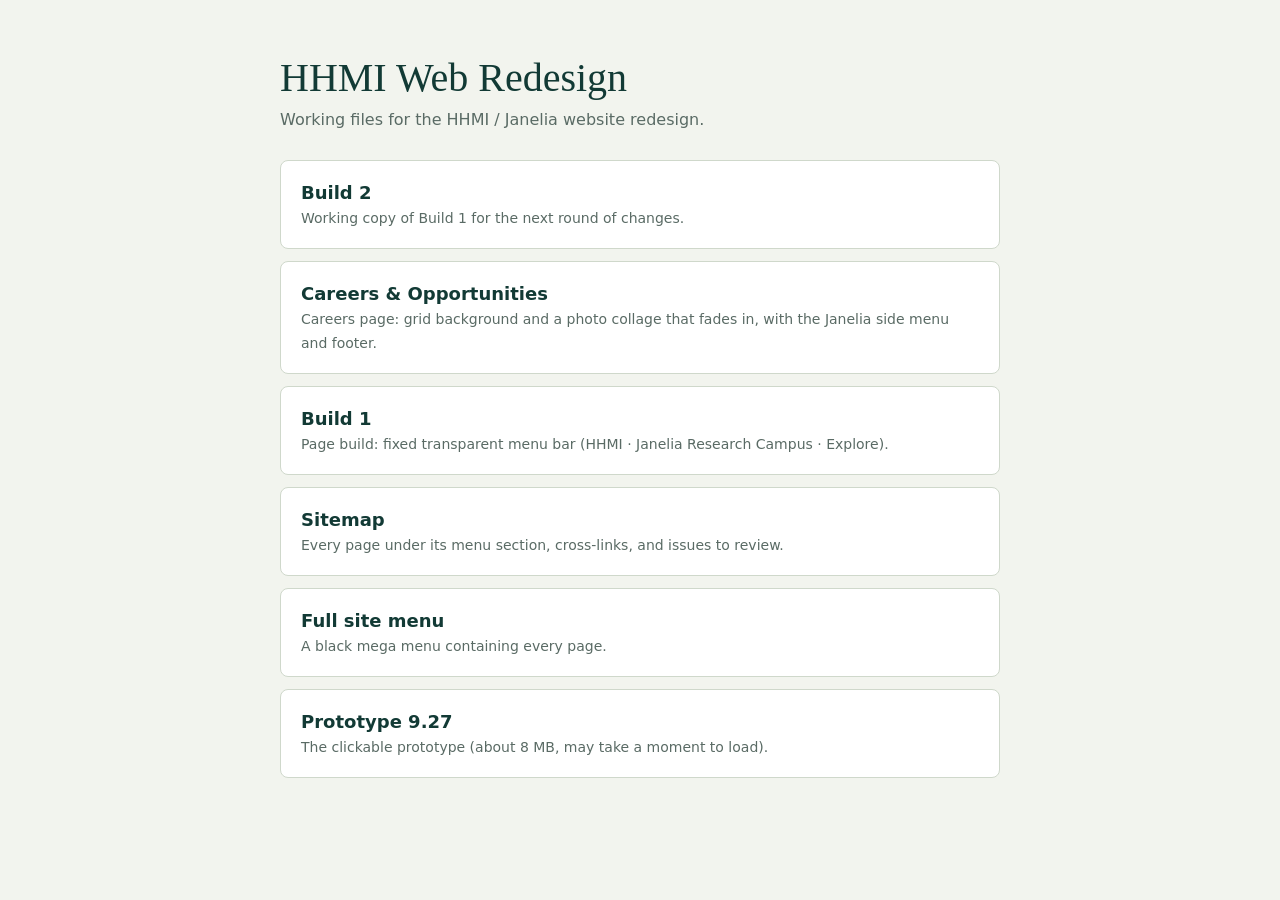
<file: index.html>
<!doctype html><html lang="en"><head><meta charset="utf-8"><meta name="viewport" content="width=device-width,initial-scale=1">
<title>HHMI Web Redesign</title>
<style>
:root{--bg:#f2f4ee;--ink:#123a35;--muted:#5a6b65;--line:#cfd8cb;--card:#fff}
@media (prefers-color-scheme:dark){:root{--bg:#0e1a18;--ink:#e3ebe3;--muted:#9bafa7;--line:#2d413b;--card:#16261f;color-scheme:dark}}
body{margin:0;background:var(--bg);color:var(--ink);font:16px/1.5 system-ui,sans-serif}
main{max-width:720px;margin:0 auto;padding:56px 16px}
h1{font:500 40px/1.1 Georgia,serif;margin:0 0 8px}p{color:var(--muted);margin:0 0 28px}
a{display:block;padding:18px 20px;margin-bottom:12px;background:var(--card);border:1px solid var(--line);border-radius:8px;color:inherit;text-decoration:none}
a:hover{border-color:var(--ink)}a b{display:block;font-size:18px}a span{color:var(--muted);font-size:14px}
</style></head><body><main>
<h1>HHMI Web Redesign</h1><p>Working files for the HHMI / Janelia website redesign.</p>
<a href="build_2.html"><b>Build 2</b><span>Working copy of Build 1 for the next round of changes.</span></a>
<a href="careers.html"><b>Careers &amp; Opportunities</b><span>Careers page: grid background and a photo collage that fades in, with the Janelia side menu and footer.</span></a>
<a href="build_1.html"><b>Build 1</b><span>Page build: fixed transparent menu bar (HHMI · Janelia Research Campus · Explore).</span></a>
<a href="studies/sitemap.html"><b>Sitemap</b><span>Every page under its menu section, cross-links, and issues to review.</span></a>
<a href="studies/menu.html"><b>Full site menu</b><span>A black mega menu containing every page.</span></a>
<a href="prototype/HHMI_Janelia_Prototype_9.27.html"><b>Prototype 9.27</b><span>The clickable prototype (about 8 MB, may take a moment to load).</span></a>
</main></body></html>
</file>
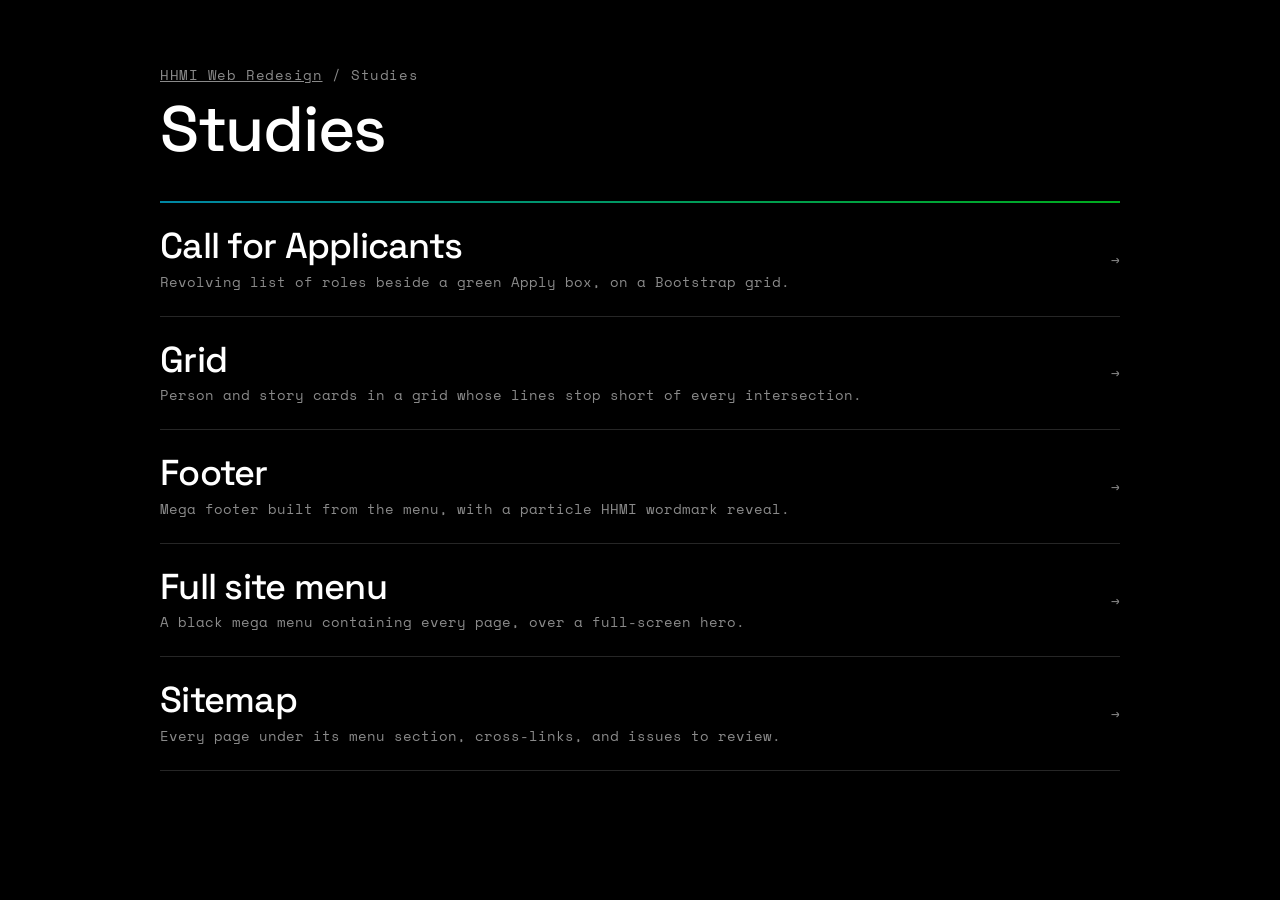
<file: studies/index.html>
<!doctype html>
<html lang="en">
<head>
<meta charset="utf-8">
<meta name="viewport" content="width=device-width, initial-scale=1, viewport-fit=cover">
<title>HHMI Studies</title>
<link rel="preconnect" href="https://fonts.googleapis.com">
<link rel="preconnect" href="https://fonts.gstatic.com" crossorigin>
<link rel="stylesheet" href="https://fonts.googleapis.com/css2?family=Space+Grotesk:wght@500&family=Space+Mono&display=swap">
<style>
  :root {
    --bg: #000;
    --fg: #fff;
    --dim: #8a8a8a;
    --line: #262626;
    --green: #00AC1D;
    --blue: #0086A4;
    --font-label: "Space Mono", ui-monospace, Menlo, Consolas, monospace;
    --font-head: "Space Grotesk", "Helvetica Neue", Arial, sans-serif;
    color-scheme: dark;
  }
  body { margin: 0; background: var(--bg); color: var(--fg); font: 400 14px/1.5 var(--font-label); }
  main {
    max-width: 960px;
    margin: 0 auto;
    padding-block: 64px;
    padding-left: max(24px, env(safe-area-inset-left, 0px));
    padding-right: max(24px, env(safe-area-inset-right, 0px));
  }
  .eyebrow { margin: 0 0 12px; color: var(--dim); letter-spacing: 0.04em; }
  .eyebrow a { color: inherit; }
  h1 { margin: 0 0 40px; font: 500 clamp(40px, 6vw, 64px)/1 var(--font-head); letter-spacing: -0.02em; }
  .rule { height: 2px; background: linear-gradient(90deg, var(--blue), var(--green)); }
  ul { list-style: none; margin: 0; padding: 0; }
  li { border-bottom: 1px solid var(--line); }
  li a {
    display: grid;
    grid-template-columns: minmax(0, 1fr) auto;
    gap: 4px 24px;
    padding: 24px 0;
    color: var(--fg);
    text-decoration: none;
  }
  li b { font: 500 clamp(24px, 3.4vw, 36px)/1.1 var(--font-head); letter-spacing: -0.02em; transition: color .2s; }
  li span { grid-column: 1; color: var(--dim); }
  li i { grid-column: 2; grid-row: 1 / span 2; align-self: center; font-style: normal; color: var(--dim); transition: color .2s, transform .2s; }
  li a:hover b, li a:hover i { color: var(--green); }
  li a:hover i { transform: translateX(4px); }
  li a:focus-visible { outline: 2px solid var(--fg); outline-offset: 4px; }
  @media (prefers-reduced-motion: reduce) { li a:hover i { transform: none; } }
</style>
</head>
<body>
<main>
  <p class="eyebrow"><a href="../">HHMI Web Redesign</a> / Studies</p>
  <h1>Studies</h1>
  <div class="rule"></div>
  <ul>
    <li><a href="call-for-applicants.html"><b>Call for Applicants</b><span>Revolving list of roles beside a green Apply box, on a Bootstrap grid.</span><i>→</i></a></li>
    <li><a href="grid.html"><b>Grid</b><span>Person and story cards in a grid whose lines stop short of every intersection.</span><i>→</i></a></li>
    <li><a href="footer.html"><b>Footer</b><span>Mega footer built from the menu, with a particle HHMI wordmark reveal.</span><i>→</i></a></li>
    <li><a href="menu.html"><b>Full site menu</b><span>A black mega menu containing every page, over a full-screen hero.</span><i>→</i></a></li>
    <li><a href="sitemap.html"><b>Sitemap</b><span>Every page under its menu section, cross-links, and issues to review.</span><i>→</i></a></li>
  </ul>
</main>
</body>
</html>
</file>
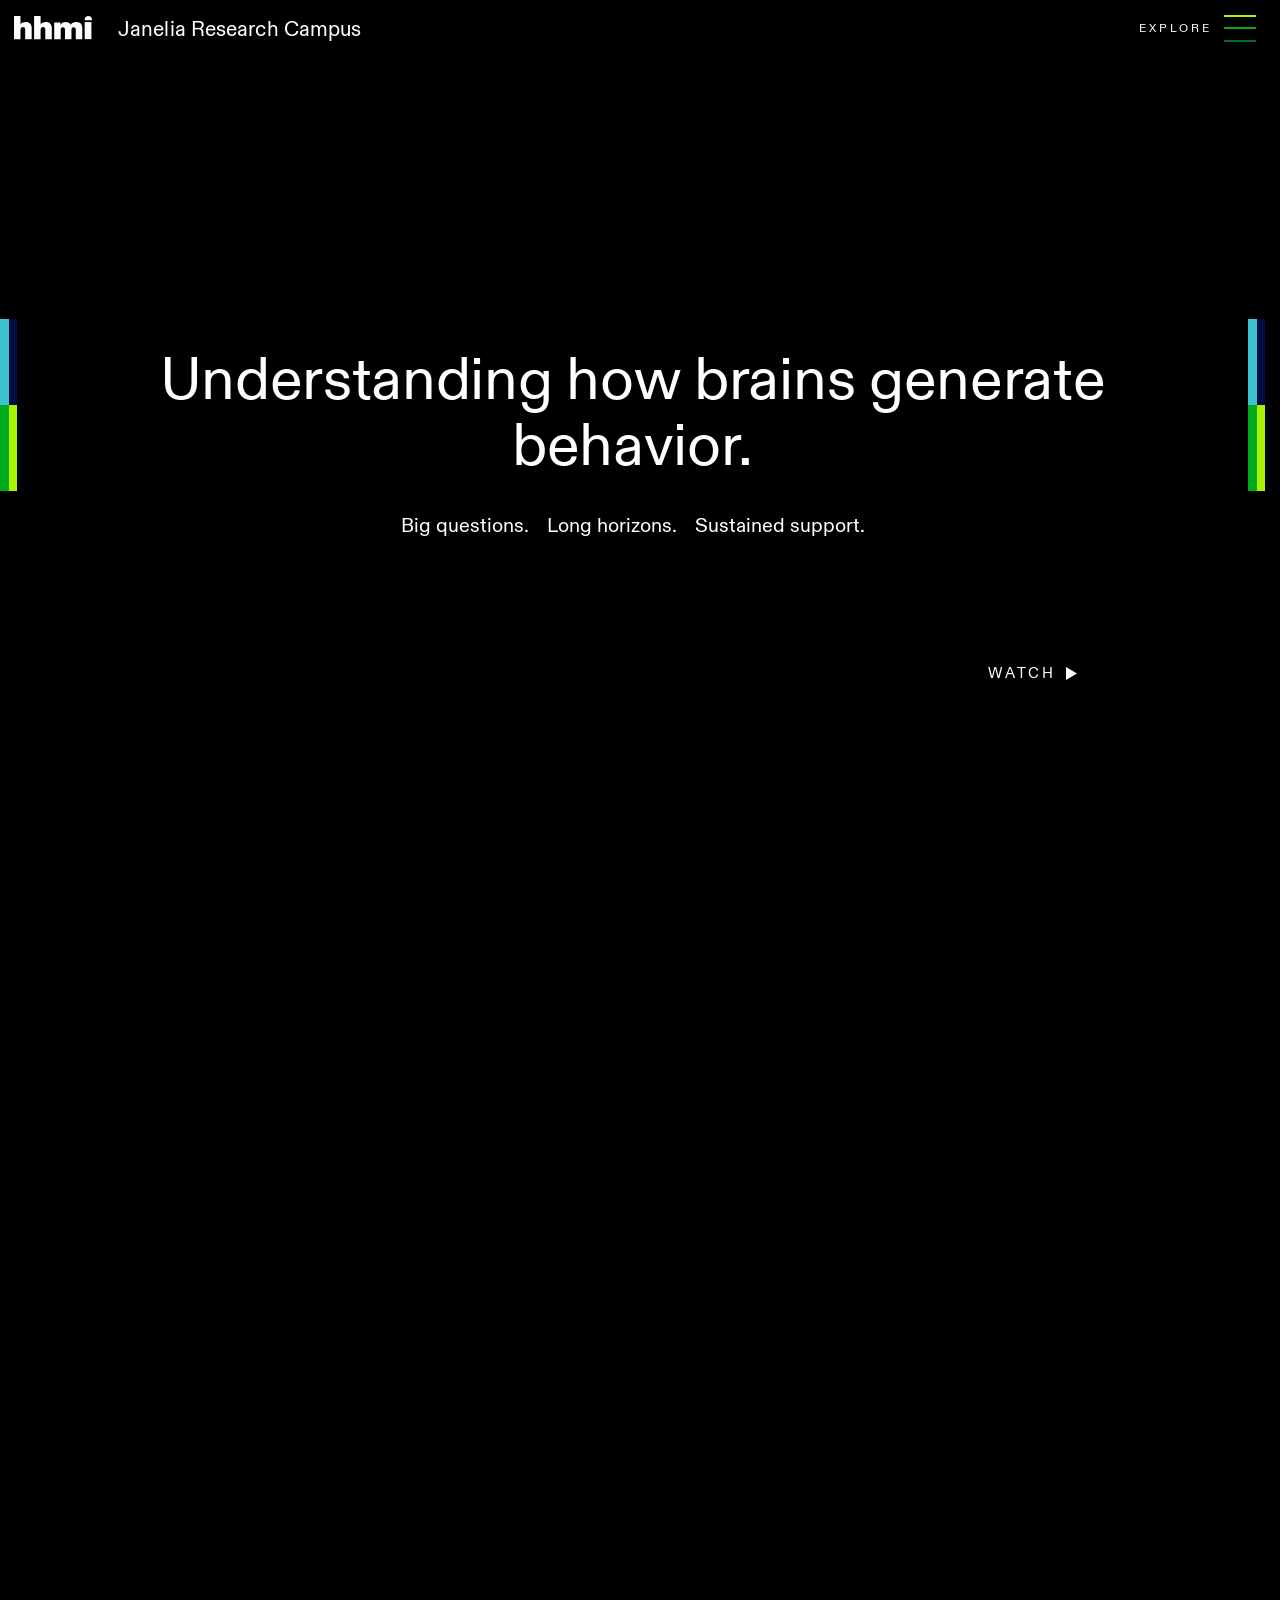
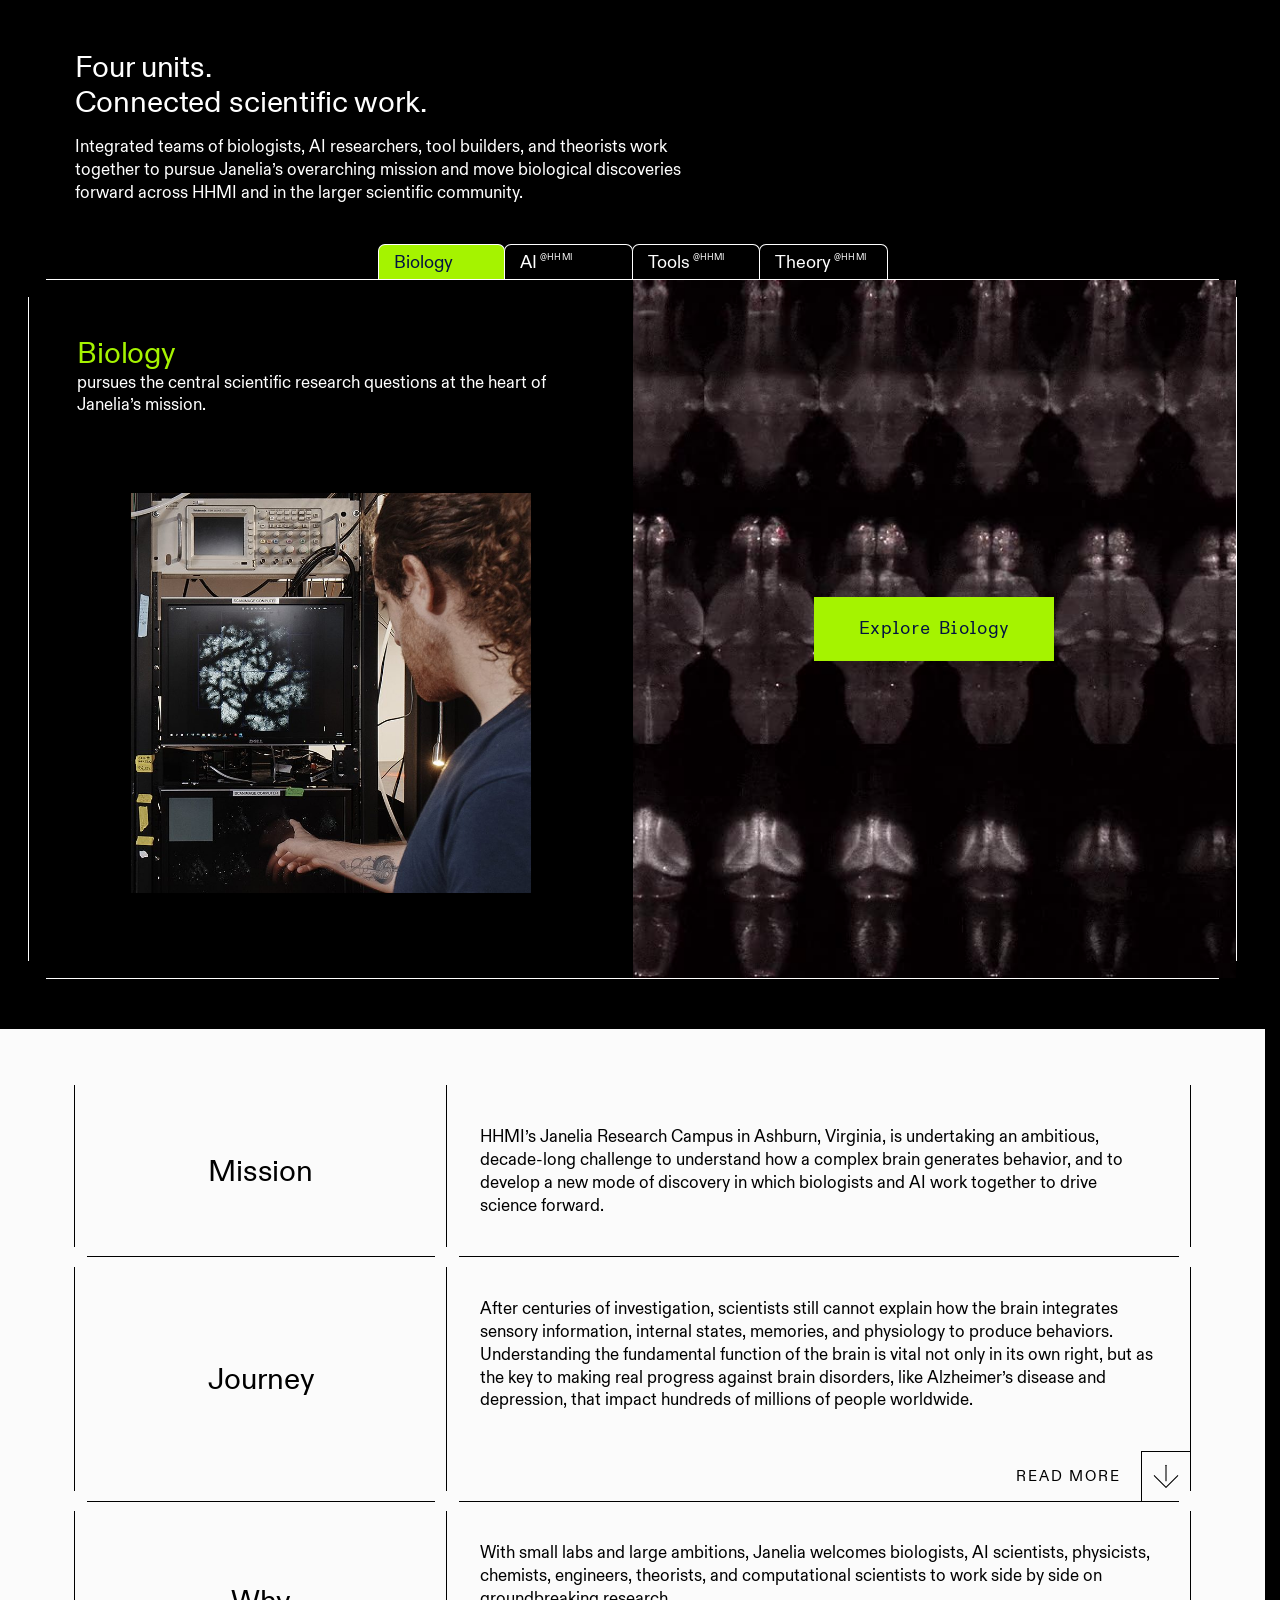
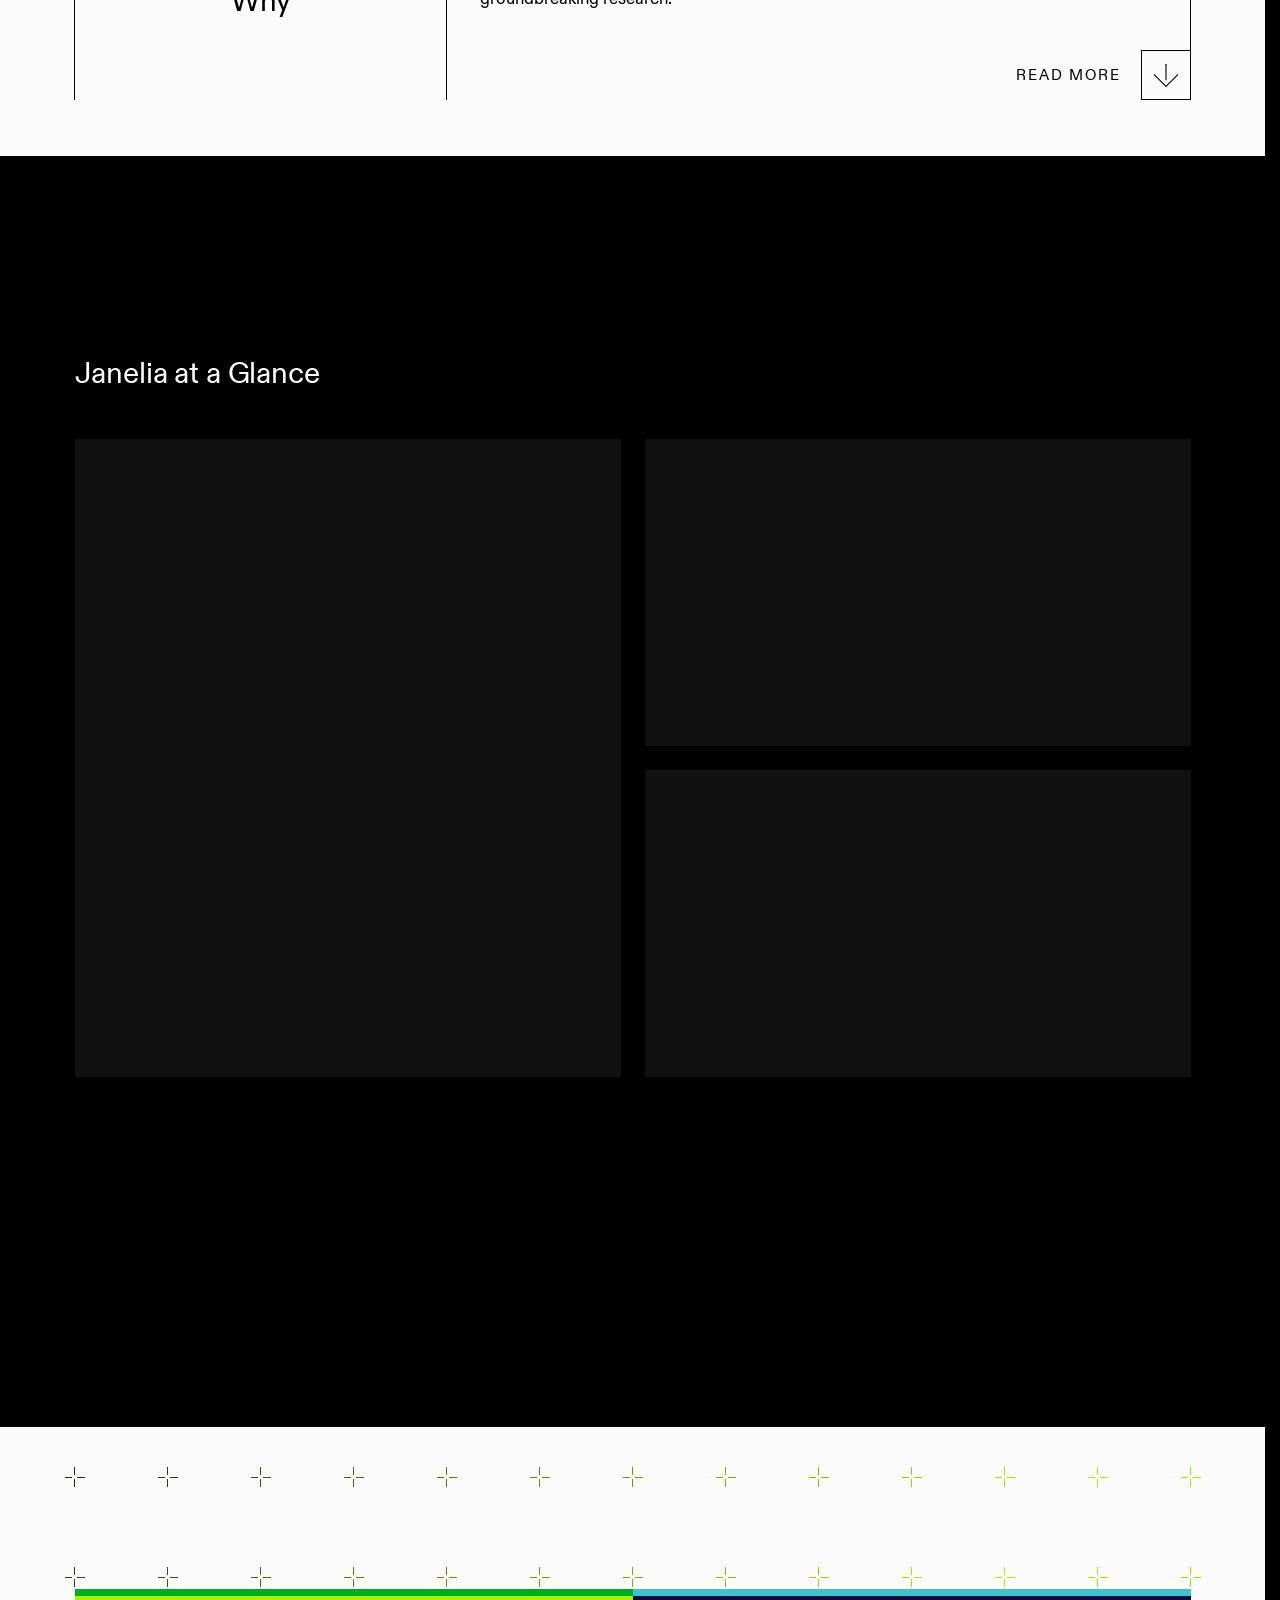
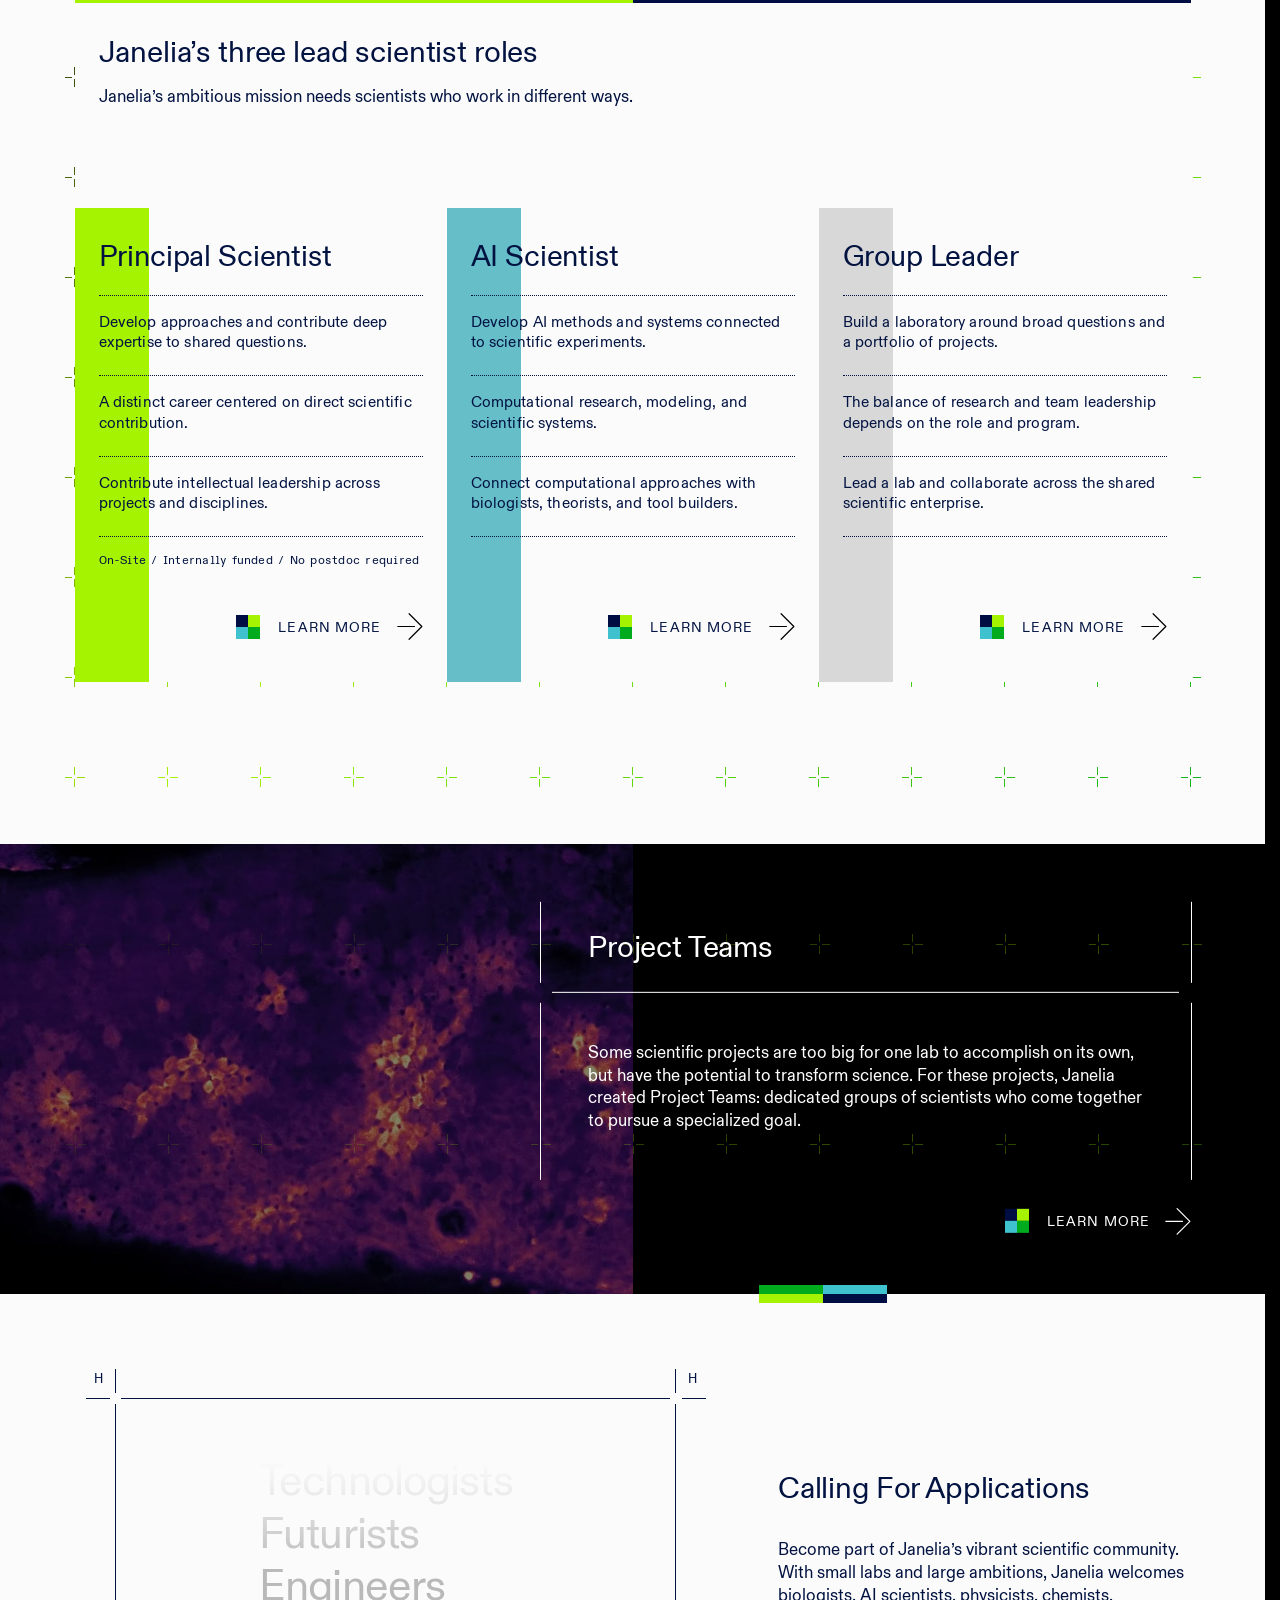
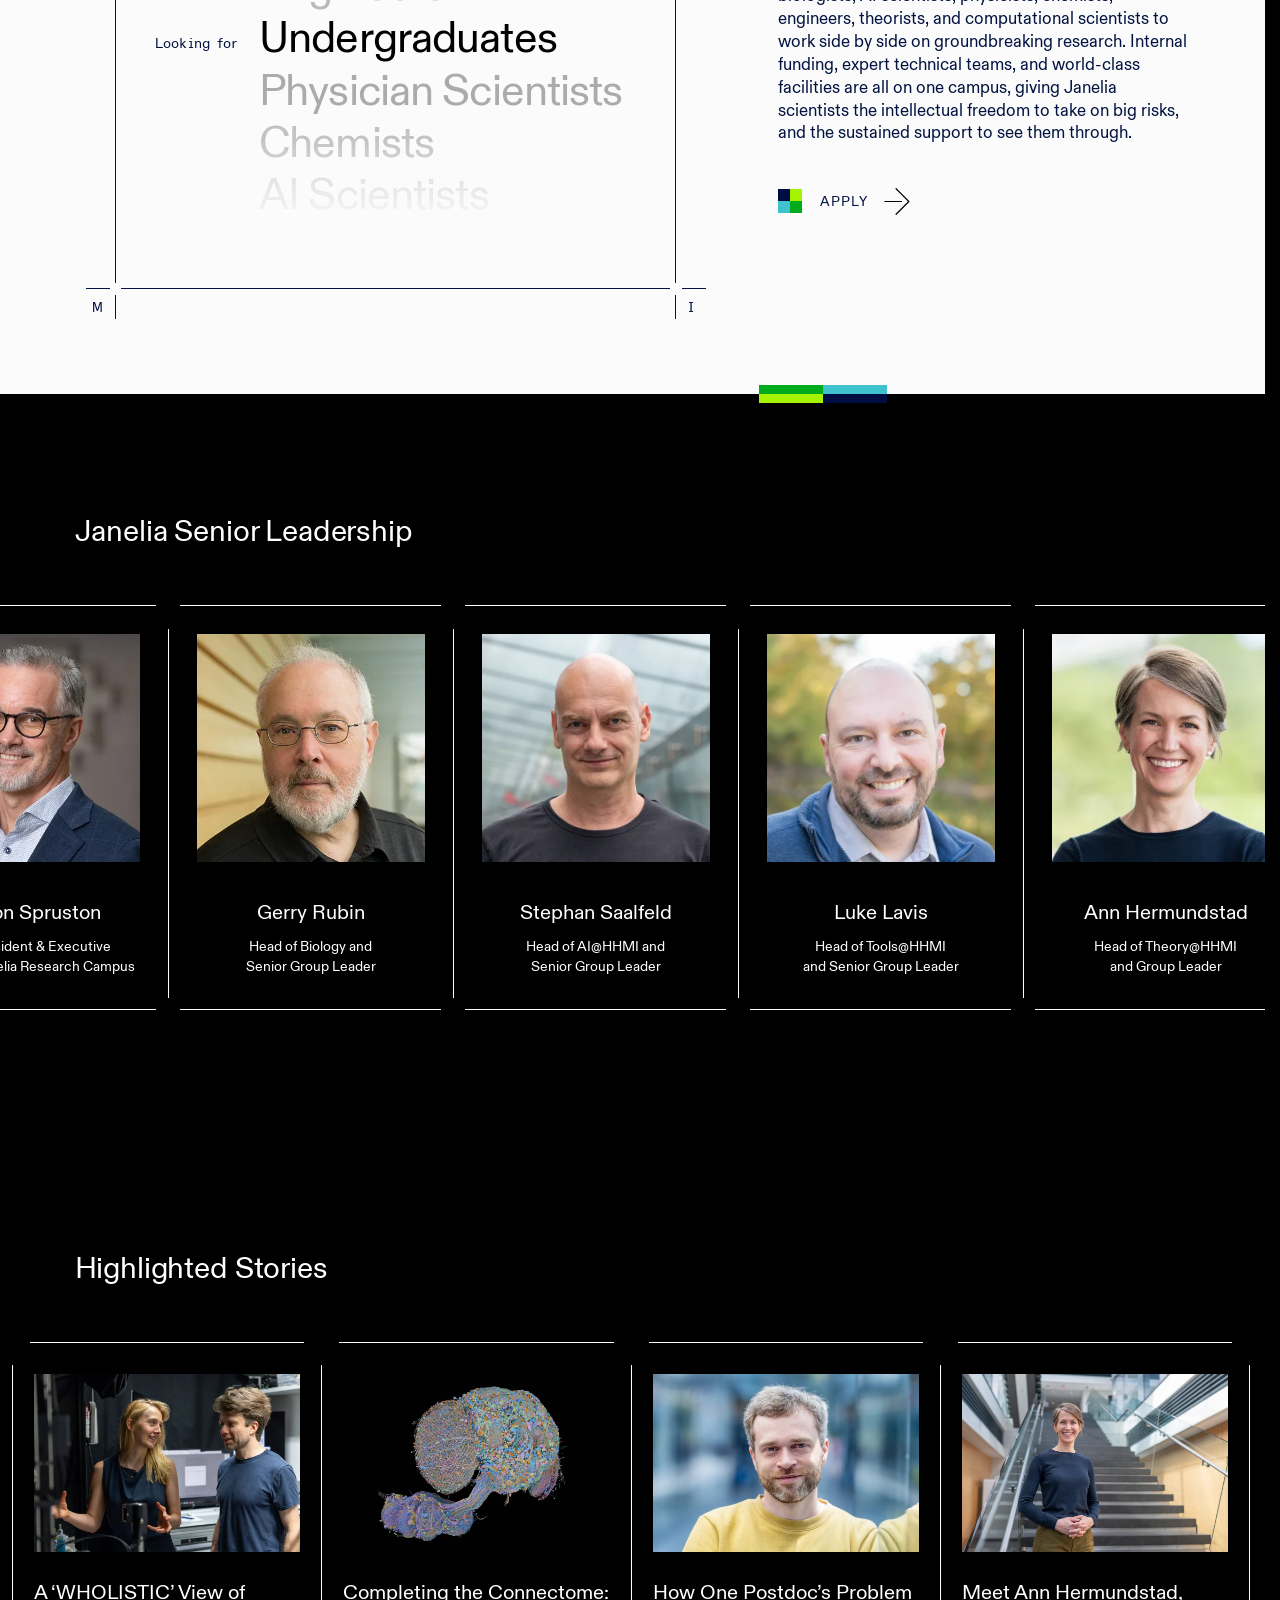
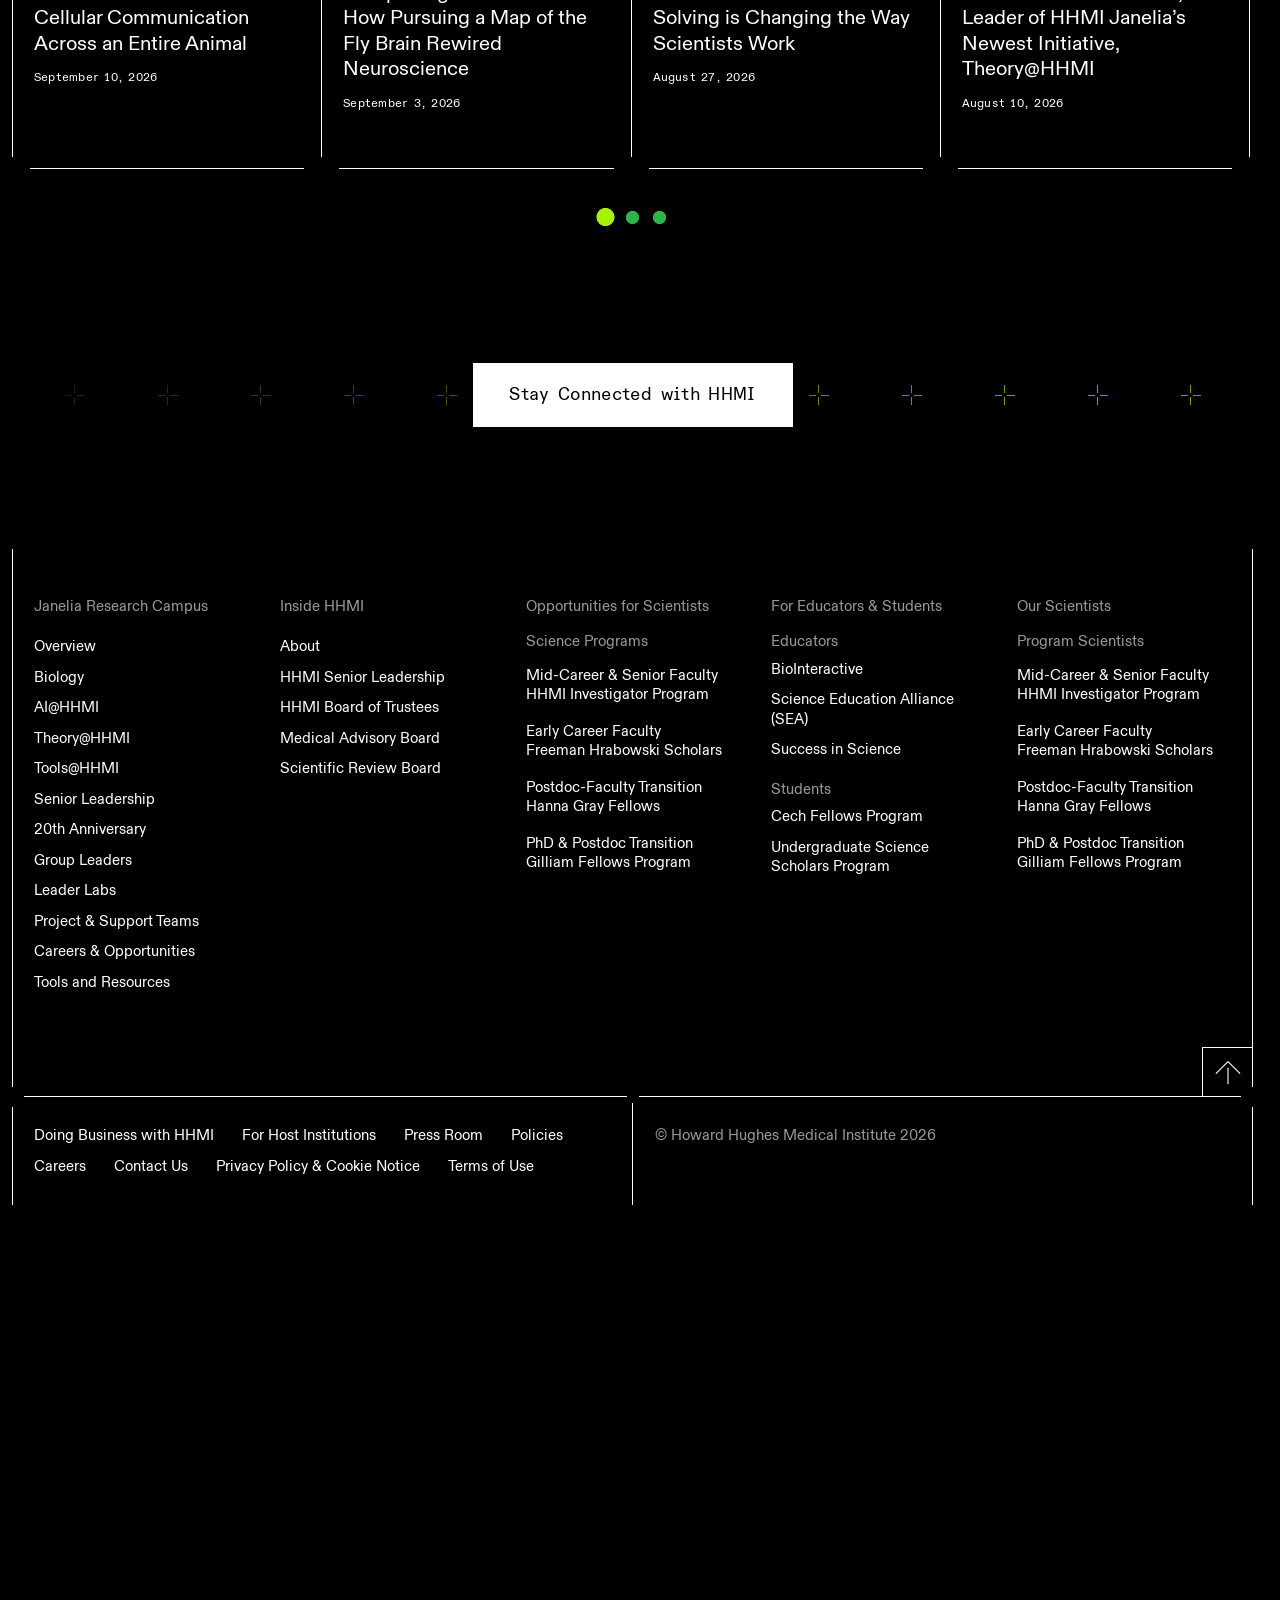
<file: build_1.html>
<!doctype html>
<html lang="en">
<head>
<meta charset="utf-8">
<meta name="viewport" content="width=device-width, initial-scale=1, viewport-fit=cover">
<title>HHMI Janelia · Build 1</title>
<link rel="stylesheet" href="https://cdn.jsdelivr.net/npm/bootstrap@5.3.3/dist/css/bootstrap.min.css">
<link rel="preload" href="assets/ABCDiatype-Regular.woff2" as="font" type="font/woff2" crossorigin>
<link rel="stylesheet" href="assets/fonts.css">
<style>
  :root {
    --page-bg: #000;               /* page background */
    --tile: #000;
    --ink: #fff;
    --green-1: #a5f300;            /* menu icon: lime */
    --green-2: #00ac1d;            /* menu icon: mid green */
    --green-3: #006b2a;            /* menu icon: dark green */
    --bar-h: 56px;
    --font-sans: "ABC Diatype", "Helvetica Neue", Arial, sans-serif;
    --font-mono: "ABC Diatype Semi-Mono", ui-monospace, Menlo, monospace;
    color-scheme: light;
  }
  body {
    margin: 0;
    background: var(--page-bg);
    color: var(--ink);
    font: 400 17px/1.35 var(--font-sans);   /* global body paragraph: ABC Diatype Regular 17px, line-height 1.35em (~23px) */
    -webkit-font-smoothing: antialiased;
  }

  /* ---------- Fixed menu bar (transparent, stays transparent on scroll) ---------- */
  .site-bar {
    position: fixed;
    inset: 0 0 auto 0;
    z-index: 1030;
    height: var(--bar-h);
    padding: 0 24px 0 8px;
    display: flex;
    align-items: center;
    justify-content: space-between;
    background: transparent;
    pointer-events: none;          /* clicks pass through the empty middle */
  }
  .site-bar > * { pointer-events: auto; }

  .brand {
    display: flex;
    align-items: center;
    gap: 8px;
    text-decoration: none;
    color: var(--ink);
  }
  .brand-tile {
    display: flex;
    align-items: center;
    height: 48px;
    background: var(--tile);
    border-radius: 4px;
    color: var(--ink);
  }
  .brand-logo { padding: 0 6px; }
  .brand-logo svg { display: block; width: 78px; height: auto; }
  .brand-campus {
    padding: 0 12px;
    font-size: 21px;
    line-height: 1;
    letter-spacing: 0.005em;
    white-space: nowrap;
  }

  .explore {
    display: flex;
    align-items: center;
    gap: 12px;
    padding: 8px 0 8px 8px;
    border: 0;
    background: none;
    color: var(--ink);
    font: 400 15px/1 var(--font-sans);
    letter-spacing: 0.2em;
    text-transform: uppercase;
    cursor: pointer;
  }
  .explore-label { font-size: 12px; transition: opacity .3s ease, visibility .3s; }
  .explore.is-compact .explore-label { opacity: 0; visibility: hidden; }   /* past the hero: icon only */
  .explore-icon {
    position: relative;
    width: 32px;
    height: 27px;
  }
  .explore-icon i {
    position: absolute;
    left: 0;
    width: 32px;
    height: 2px;
    transition: transform .35s cubic-bezier(.65,0,.35,1);
  }
  .explore-icon i:nth-child(1) { top: 0;      background: var(--green-1); transform-origin: 1px 1px; }   /* pivots on its left end */
  .explore-icon i:nth-child(2) { top: 12.5px; background: var(--green-2); transform-origin: 31px 1px; }  /* pivots on its right end */
  .explore-icon i:nth-child(3) { top: 25px;   background: var(--green-3); transform-origin: 0 1px; }
  .explore:focus-visible { outline: 2px solid var(--green-1); outline-offset: 2px; }

  /* "H" state: hover (mouse), keyboard focus, or tap on touch screens (.is-h).
     Lines stay 2px thick throughout: top swings down into the left upright,
     middle swings into the right upright, bottom rises and shortens into the crossbar. */
  .explore.is-h .explore-icon i:nth-child(1),
  .explore:focus-visible .explore-icon i:nth-child(1) { transform: rotate(90deg) scaleX(.84375); }
  .explore.is-h .explore-icon i:nth-child(2),
  .explore:focus-visible .explore-icon i:nth-child(2) { transform: translateY(-12.5px) rotate(-90deg) scaleX(.84375); }
  .explore.is-h .explore-icon i:nth-child(3),
  .explore:focus-visible .explore-icon i:nth-child(3) { transform: translate(5px, -12.5px) scaleX(.6875);   /* 22px crossbar, 3px gaps */ }
  @media (hover: hover) {
    .explore:hover .explore-icon i:nth-child(1) { transform: rotate(90deg) scaleX(.84375); }
    .explore:hover .explore-icon i:nth-child(2) { transform: translateY(-12.5px) rotate(-90deg) scaleX(.84375); }
    .explore:hover .explore-icon i:nth-child(3) { transform: translate(5px, -12.5px) scaleX(.6875);   /* 22px crossbar, 3px gaps */ }
  }
  @media (prefers-reduced-motion: reduce) {
    .explore-icon i { transition: none; }
  }

  @media (max-width: 575.98px) {
    .site-bar { padding-right: 12px; }
    .brand-tile { height: 40px; }
    .brand-logo svg { width: 64px; }
    .brand-campus { font-size: 15px; padding: 0 10px; }
    .explore-label { display: none; }
  }

  /* ---------- Hero: inset video that unmasks to full bleed over the first 300px ----------
     The section is 100vh + 300px + 300px tall; its stage is sticky, so the video
     stays pinned while it grows (300px), holds full screen (300px), then scrolls
     away. Watch also takes it full bleed. JS sets the frame's
     box from scroll progress (0 = inset 16:9, 1 = full screen). */
  :root { --hero-unmask: 300px; --hero-hold: 300px; --hero-top: 72px; --hero-dim: .55; }
  .hero {
    position: relative;
    height: calc(100vh + var(--hero-unmask) + var(--hero-hold));
    height: calc(100svh + var(--hero-unmask) + var(--hero-hold));
    background: #000;
  }
  .hero-stage {
    position: sticky;
    top: 0;
    height: 100vh;
    height: 100svh;
    overflow: hidden;
  }
  .hero-frame {
    position: absolute;
    overflow: hidden;
    background: #000;
    border-radius: 6px;
    will-change: left, top, width, height;
  }
  .hero-frame video {
    position: absolute;
    inset: 0;
    width: 100%;
    height: 100%;
    object-fit: cover;
    display: block;
  }
  .hero-frame::after {               /* darkening for text on top */
    content: "";
    position: absolute;
    inset: 0;
    background: #000;
    opacity: var(--hero-dim);
    transition: opacity .6s ease;
    pointer-events: none;
  }
  .hero.is-watching .hero-frame::after { opacity: 0; }

  .watch {
    position: absolute;
    right: 24px;
    bottom: 20px;
    z-index: 2;
    display: flex;
    align-items: center;
    gap: 10px;
    padding: 8px 0 8px 8px;
    border: 0;
    background: none;
    color: var(--ink);
    font: 400 15px/1 var(--font-sans);
    letter-spacing: 0.2em;
    text-transform: uppercase;
    cursor: pointer;
    transition: opacity .3s ease;
  }
  .watch svg { width: 11px; height: 13px; fill: currentColor; }
  .watch:focus-visible { outline: 2px solid var(--green-1); outline-offset: 2px; }
  .watch .watch-stop { display: none; }
  .hero.is-watching .watch .watch-play { display: none; }
  .hero.is-watching .watch .watch-stop { display: flex; }
  .watch-play, .watch-stop { align-items: center; gap: 10px; }
  .watch-play { display: flex; }
  .watch-stop svg { width: 11px; height: 11px; }


  /* ---------- Headline over the video (not clipped by the frame) ---------- */
  .hero-copy {
    position: absolute;
    left: 0; right: 0;
    top: 49%;
    transform: translateY(-50%);
    z-index: 1;
    padding: 0 3vw;
    pointer-events: none;            /* Watch stays clickable underneath */
    transition: opacity .6s ease;
  }
  .hero-title {
    margin: 0;
    color: var(--ink);
    font: 400 4.74vw/1.08 var(--font-sans);
    letter-spacing: -0.005em;
    text-align: center;
  }
  .hero-sub {
    display: flex;
    flex-wrap: wrap;
    justify-content: center;
    column-gap: 0.9em;               /* wider than a word space: each phrase its own beat */
    row-gap: 0.15em;
    margin: 2.9vw 0 0;               /* ~34px below the headline on a laptop */
    color: var(--ink);
    font: 400 20px/1.2 var(--font-sans);             /* desktop and tablet; phones use 17px below */
    letter-spacing: 0;
    text-align: center;
  }
  .hero-sub span { white-space: nowrap; }  /* phrases never break mid-phrase */
  .hero.is-watching .hero-copy { opacity: 0; }
  @media (max-width: 767.98px) {
    .hero-title { font-size: clamp(32px, 9vw, 56px); }
    .hero-sub { font-size: 17px; margin-top: 18px; }
  }
  @media (max-width: 575.98px) {
    /* Phones: the copy block covers the 4:5 video box (72px from the top,
       92vw x 115vw); the headline is centred in it and the subline sits
       just below the box. */
    .hero-copy {
      display: flex;
      flex-direction: column;
      justify-content: center;
      top: 72px;
      height: 115vw;
      padding: 0 calc(4vw + 16px);   /* keep text inside the 92%-wide video box */
      transform: none;
    }
    .hero-sub {
      position: absolute;
      top: 100%;                     /* below the video box */
      left: 0; right: 0;
      margin-top: 24px;
      padding: 0 24px;
    }
  }

  /* ---------- Decorative block: 4 divs in a 2 x 2 grid (reusable) ----------
     Usage: <div class="deco"><div></div><div></div><div></div><div></div></div>
     Order: top-left, top-right, bottom-left, bottom-right.
     Override --deco-w / --deco-h (whole block) or --deco-1..4 per instance. */
  .deco {
    --deco-w: 17px;
    --deco-h: 172px;
    --deco-1: #3fc2cd;   /* top-left: cyan */
    --deco-2: #000d42;   /* top-right: navy */
    --deco-3: #00ac1d;   /* bottom-left: green */
    --deco-4: #a5f300;   /* bottom-right: lime */
    display: grid;
    grid-template-columns: 1fr 1fr;
    grid-template-rows: 1fr 1fr;
    width: var(--deco-w);
    height: var(--deco-h);
    flex: none;
  }
  .deco > :nth-child(1) { background: var(--deco-1); }
  .deco > :nth-child(2) { background: var(--deco-2); }
  .deco > :nth-child(3) { background: var(--deco-3); }
  .deco > :nth-child(4) { background: var(--deco-4); }

  .hero-deco {
    position: absolute;
    top: 45%;
    transform: translateY(-50%);
    z-index: 1;
  }
  .hero-deco--left  { left: 0; }
  .hero-deco--right { right: 0; }
  @media (max-width: 575.98px) {
    .hero-deco {
      --deco-w: 10px; --deco-h: 100px;
      top: calc(72px + 57.5vw);      /* level with the headline: centre of the 4:5 video box */
    }
  }

  /* ---------- Units: heading, tabs, and a black full-width panel per tab ---------- */
  .units {
    background: #000;
    color: #fff;
    padding-top: 150px;              /* space above "Four units…" */
    padding-bottom: 50px;
  }
  /* Heading + paragraph on the left, tabs on the right sitting on the panel */
  /* Heading + paragraph centred, tabs centred below sitting on the panel */
  .units-head {
    display: flex;
    flex-direction: column;
    align-items: center;
    gap: 40px;
  }
  .units-intro { align-self: flex-start; max-width: 640px; text-align: left; }   /* heading + paragraph on the left; tabs stay centred */
  .units-title {
    margin: 0 0 16px;
    font: 400 clamp(25px, 2.35vw, 40px)/1.15 var(--font-sans);
    letter-spacing: -0.005em;
    text-align: left;
  }
  .units-lead { margin: 0; }          /* uses the global body paragraph style */
  .units-tabs {
    display: grid;
    grid-template-columns: repeat(4, 1fr);
    width: min(510px, 100%);
    flex-shrink: 0;
  }
  .units-tab {
    position: relative;
    height: 35px;
    padding: 0 0 0 15px;
    border: 1px solid #fff;
    border-bottom: 0;
    border-radius: 7px 7px 0 0;
    background: #000;
    color: #fff;
    font: 400 18px/1 var(--font-sans);
    text-align: left;
    white-space: nowrap;
    cursor: pointer;
  }
  .units-tab + .units-tab { margin-left: -1px; }   /* touching tabs share one border line */
  .units-tab sup {
    top: -0.85em;
    margin-left: 3px;
    font-size: 9px;
    letter-spacing: 0.02em;
  }
  .units-tab[aria-selected="true"] { background: #a5f300; color: #021341; }   /* selected: lime with navy text, as before */
  .units-tab:focus-visible { outline: 2px solid #fff; outline-offset: -3px; }
  .units-tab[aria-selected="true"]:focus-visible { outline-color: #021341; }
  .units-panel {
    position: relative;
    margin-inline: 12px;             /* inset from the screen edges */
    border: 1px solid transparent;   /* frame drawn by ::before / ::after with open corners */
    background: #000;
    color: var(--ink);
    min-height: 600px;
    padding: 56px 0;
  }
  .units-panel[hidden] { display: none; }
  /* Frame with open corners (like the leadership cards): the top and bottom
     lines stop 18px short of the sides, the side lines 18px short of the top
     and bottom. Drawn over the video. The tabs keep their own borders. */
  .units-panel::before, .units-panel::after {
    content: ""; position: absolute; z-index: 2; pointer-events: none;
    border: 0 solid #fff;
  }
  .units-panel::before { top: -1px; bottom: -1px; left: 17px; right: 17px; border-top-width: 1px; border-bottom-width: 1px; }
  .units-panel::after  { top: 17px; bottom: 17px; left: -1px; right: -1px; border-left-width: 1px; border-right-width: 1px; }

  /* Panel left column: unit name (lime) + one-line description, then a square image */
  .unit-desc { margin: 0; max-width: 560px; }      /* global paragraph style, 17px / 1.35 */
  .unit-name {                       /* same size as the units heading */
    display: block;
    color: #a5f300;
    font-size: clamp(25px, 2.35vw, 40px);
    line-height: 1.15;
    letter-spacing: -0.005em;
  }
  .unit-figure {
    width: 60%;
    margin: 180px auto 0;            /* centred in the column, 180px below the text */
  }
  .unit-figure img {
    display: block;
    width: 100%;
    height: auto;
    aspect-ratio: 1 / 1;
    object-fit: cover;
  }
  .unit-figure video {               /* keeps its own (16:9) shape */
    display: block;
    width: 100%;
    height: auto;
  }
  /* "@HHMI" tag after a unit name: black on a lime pill, top aligned with the cap height */
  .unit-tag {
    display: inline-block;
    margin-left: 0.39em;
    padding: 0.08em 0.45em;
    border-radius: 0.12em;
    background: #a5f300;
    color: #000;
    font-size: 0.47em;
    line-height: 1;
    vertical-align: 0.56em;          /* pill top level with the cap height of the name */
    letter-spacing: 0.01em;
  }
  @media (max-width: 991.98px) {
    .unit-figure { width: 100%; margin-top: 40px; }
  }

  /* Split panel: full-width, split exactly in half. Left half: text + image,
     right half: a full-bleed looping video. The text keeps the same left edge as
     the heading above by matching the Bootstrap container's edge
     (--cw = container width at each breakpoint; 12px = container padding). */
  .unit-split { position: relative; --cw: 100%; }   /* phones: fluid container */
  @media (min-width: 576px)  { .unit-split { --cw: 540px; } }
  @media (min-width: 768px)  { .unit-split { --cw: 720px; } }
  @media (min-width: 992px)  { .unit-split { --cw: 960px; } }
  @media (min-width: 1200px) { .unit-split { --cw: 1140px; } }
  @media (min-width: 1400px) { .unit-split { --cw: 1320px; } }
  .unit-split .unit-col {            /* stacked: same edges as the container */
    padding-inline: max(12px, calc((100% - var(--cw)) / 2 + 12px));
  }
  .unit-media { overflow: hidden; background: #000; }
  .unit-media video {
    display: block;
    width: 100%;
    height: 100%;
    object-fit: cover;               /* fill, crop the sides, keep it centred */
  }
  @media (min-width: 768px) { .units-panel { margin-inline: 28px; } }
  @media (min-width: 992px) {
    .units-panel { min-height: 700px; }   /* desktop panels: 700px tall */
    .unit-split { min-height: 700px; }
    /* Two rows: text, then the image centred in the space below it.
       The image never covers the text (always >= 48px gap), and with the
       size caps below everything fits the 700px panel. */
    .unit-split .unit-col {
      display: grid;
      grid-template-rows: auto 1fr;
      min-height: calc(700px - 114px);   /* panel minus 56px top/bottom and the 1px top/bottom borders */
      padding-inline: 0;             /* the column is exactly half the panel */
    }
    .unit-split .unit-desc {         /* column = half the screen, so the screen is 200% */
      padding-left: 48px;            /* text inset from the panel's left line */
      padding-right: 24px;
      max-width: calc(48px + 560px);   /* text itself stays ≤ 560px */
    }
    .unit-split .unit-desc { grid-row: 1; align-self: start; padding-bottom: 48px; }
    .unit-split .unit-figure { grid-row: 2; align-self: center; margin: 0 auto; width: 100%; max-width: min(400px, 100% - 48px); }        /* square photo: 400 x 400 */
    .unit-split .unit-figure--video { max-width: min(600px, 100% - 48px); }                               /* 16:9 video: up to ~338px tall */
    .unit-media {
      position: absolute;
      top: 0; bottom: 0;
      left: 50%; right: 0;           /* right half, to the panel's right line */
    }
  }
  @media (max-width: 991.98px) {
    .unit-split { padding-bottom: 0; }
    .unit-media { margin-top: 56px; aspect-ratio: 4 / 3; }
  }
  @media (max-width: 575.98px) {
    .units-tab { padding-left: 8px; font-size: 15px; }
    .units-tab sup { font-size: 8px; margin-left: 1px; }
  }

  /* ---------- Grid section: Background Grid crosshairs from studies/grid.html ----------
     #FBFBFB, 162px + content + 162px, all covered by the grid.
     Fixed 20 x 20px crosshairs (1px arms, 4.5px centre gap) on the Bootstrap
     container's column lines, rows every 100px (rows sit at 50, 150 … 1150px,
     so none are cut at the section edges). Phones: every 3rd column line.
     Colour: the SVG is a mask over a diagonal gradient (black > #A5F300 >
     #00AC1D > #000D42 > black, 3200px per cycle) that drifts every 10s.
     Reduced motion: static black crosshairs. */
  @property --wave { syntax: "<length>"; inherits: false; initial-value: 0px; }
  @keyframes xhair-wave { to { --wave: 3200px; } }
  .grid-section {
    --col: calc((100% - 56px) / 12);   /* < 576px: fluid container */
    --step: 1;
    --row: 100px;
    --xhair: url("data:image/svg+xml,%3Csvg xmlns='http://www.w3.org/2000/svg' fill='none' stroke='%23000' stroke-width='1' shape-rendering='crispEdges'%3E%3Csvg x='50%25' y='50%25' overflow='visible'%3E%3Cpath d='M0 -10V-2.25M0 2.25V10M-10 0H-2.25M2.25 0H10'/%3E%3C/svg%3E%3C/svg%3E");
    position: relative;
    background: #fbfbfb;
    padding: 162px 0;
    overflow-x: clip;
  }
  .grid-section::before {
    content: "";
    position: absolute;
    inset: 0;
    pointer-events: none;
    --tile: calc(var(--col) * var(--step)) var(--row);
    background: repeating-linear-gradient(135deg,
      #111    calc(var(--wave) + 0px),
      #A5F300 calc(var(--wave) + 800px),
      #00AC1D calc(var(--wave) + 1600px),
      #000D42 calc(var(--wave) + 2400px),
      #111    calc(var(--wave) + 3200px));
    -webkit-mask: var(--xhair) center 0 / var(--tile) repeat;
            mask: var(--xhair) center 0 / var(--tile) repeat;
    /* Whole-pixel snap so odd column spacings never blur the 1px arms. */
    -webkit-mask-position: round(nearest, 50%, 1px) 0;
            mask-position: round(nearest, 50%, 1px) 0;
    animation: xhair-wave 10s linear infinite;
  }
  @media (prefers-reduced-motion: reduce) {
    .grid-section::before { animation: none; background: #111; }
  }
  @media (min-width: 576px)  { .grid-section { --col: 43px; } }
  @media (min-width: 768px)  { .grid-section { --col: 58px; } }
  @media (min-width: 992px)  { .grid-section { --col: 78px; } }
  @media (min-width: 1200px) { .grid-section { --col: 93px; } }
  @media (min-width: 1400px) { .grid-section { --col: 108px; } }
  @media (max-width: 767.98px) { .grid-section { --step: 3; } }
  .grid-section > .container { position: relative; }   /* height follows the content */

  /* ---------- Roles: "Find Your Scientific Role" with three columns ----------
     Each column has a colour bar on its left edge behind the text, the role
     name, three points between dotted rules and an optional mono footnote. */
  .roles-title {
    margin: 0 0 16px;
    color: #021341;
    font: 400 clamp(25px, 2.35vw, 40px)/1.15 var(--font-sans);
    letter-spacing: -0.005em;
    text-align: left;
  }
  .roles-lead {                      /* global paragraph style, 17px / 1.35 */
    position: relative;
    max-width: 640px;
    margin: 0;
    color: #021341;
  }
  /* Intro block: container width, #FBFBFB, with a full-width .deco band on top */
  .roles-intro {
    position: relative;              /* paints above the crosshair grid */
    margin-bottom: 0;
    padding-bottom: 100px;
    background: #fbfbfb;             /* same as the section; still covers the crosshair grid */
  }
  .roles-intro .deco {
    --deco-w: 100%;
    --deco-h: 14px;                  /* two 7px rows */
    --deco-1: #00ac1d;               /* top-left: green */
    --deco-2: #3fc2cd;               /* top-right: cyan */
    --deco-3: #a5f300;               /* bottom-left: lime */
    --deco-4: #000d42;               /* bottom-right: navy */
    margin-bottom: 32px;
  }
  .roles-intro .roles-title,
  .roles-intro .roles-lead { margin-inline: 24px; }   /* same 24px inset as the role columns' text */
  .role {
    --bar: #a5f300;
    position: relative;
    display: flex;
    flex-direction: column;
    height: 100%;
    padding: 32px 24px 40px;
    background: #fbfbfb;           /* covers the grid behind the column */
    color: #021341;
  }
  .role::before {                    /* colour bar behind the text */
    content: "";
    position: absolute;
    top: 0; bottom: 0; left: 0;
    width: 20%;
    background: var(--bar);
  }
  .role > * { position: relative; }
  .role--ai    { --bar: #66bec9; }
  .role--group { --bar: #d8d8d8; }
  .role h3 {
    margin: 0 0 22px;
    font: 400 clamp(25px, 2.3vw, 40px)/1.1 var(--font-sans);
    letter-spacing: -0.005em;
  }
  .role ul {
    margin: 0;
    padding: 0;
    list-style: none;
    border-top: 1px dotted #021341;
  }
  .role li {
    padding: 16px 0 22px;
    border-bottom: 1px dotted #021341;
    font: 400 clamp(15px, 1.2vw, 19px)/1.35 var(--font-sans);
    letter-spacing: 0.01em;
  }
  .role-note {
    margin: 16px 0 0;
    font: 400 12px/1.4 "ABC Diatype Semi-Mono", ui-monospace, monospace;
    letter-spacing: 0.02em;
  }
  @media (max-width: 991.98px) {
    .roles-row > * + * { margin-top: 48px; }
  }


  /* ---------- Video Grid and Schema (from studies/grid.html) ----------
     Black band, bento of three muted looping videos in a .container (g-4):
     a tall Exterior cell beside People and Interior stacked (16:9); below
     992px all three stack at 16:9. Over it, the Schema grid (3 x 2 on
     desktop, 2 x 3 below) with six facts on an 80% black overlay.
     Scroll: the grid pins (sticky, centred) for 150px of scrolling while the
     overlay fades in with the scroll (figures count up); then it unlocks.
     Videos play only while on screen; reduced motion: no autoplay. */
  .vs {
    --grid-ink: #fff;
    --grid-line: #fff;
    --line-w: 1px;
    --gap-h: 12px;
    --gap-v-top: 24px;
    --gap-v-bottom: 12px;
    --cell-pad: clamp(20px, 2.6vw, 38px);
    --vs-h: 740px;
    --vs-pin: 150px;
    padding: 200px 0;
    background: #000;
    color: var(--grid-ink);
  }
  .vs-title {                        /* same style as the Units heading */
    margin: 0 0 48px;
    font: 400 clamp(25px, 2.35vw, 40px)/1.15 var(--font-sans);
    letter-spacing: -0.005em;
    text-align: left;
  }
  .vcell { position: relative; overflow: hidden; aspect-ratio: 16 / 9; background: #111; }
  .vcell video { position: absolute; inset: 0; display: block; width: 100%; height: 100%; object-fit: cover; }
  @media (min-width: 992px) { .vcell-tall { aspect-ratio: auto; height: 100%; } }
  .vs-pin { height: calc(var(--vs-h) + var(--vs-pin)); }
  .vs-stage {
    position: sticky;
    top: max(0px, calc((100vh - var(--vs-h)) / 2));
    display: flow-root;              /* keeps the row's negative gutter inside, so the overlay matches the videos */
  }
  .vs-overlay {
    position: absolute;
    inset: 0;
    background: rgba(0, 0, 0, .9);   /* 90% black */
    opacity: var(--vs-p, 0);         /* 0 to 1 across the 150px pin, set by the script */
    pointer-events: none;
  }
  /* Broken-line cell: ::before draws the bottom line, ::after the sides,
     pulled in at the ends so lines never meet at intersections. */
  .gcell { position: relative; container-type: inline-size; height: 33.3333%; }
  .gcell::before, .gcell::after { content: ""; position: absolute; pointer-events: none; border: 0 solid var(--grid-line); }
  .gcell::before {
    top: auto; bottom: calc(var(--line-w) / -2);
    left: var(--gap-h); right: var(--gap-h);
    border-bottom-width: var(--line-w);
  }
  .gcell::after {
    top: 10px; bottom: 10px;
    left: calc(var(--line-w) / -2); right: calc(var(--line-w) / -2);
    border-left-width: var(--line-w); border-right-width: var(--line-w);
  }
  .vs-overlay .schema { height: 100%; }
  .vs-overlay .gcell:nth-child(-n+2)::after { top: 0; }                 /* 2 across: open the outer rows */
  .vs-overlay .gcell:nth-last-child(-n+2)::after { bottom: 0; }
  .vs-overlay .gcell:nth-last-child(-n+2)::before { border-bottom-width: 0; }
  @media (min-width: 992px) {                                             /* 3 across */
    .vs-overlay .gcell { height: 50%; }
    .vs-overlay .gcell:nth-child(-n+3)::after { top: 0; }
    .vs-overlay .gcell:nth-last-child(-n+3)::after { bottom: 0; }
    .vs-overlay .gcell:nth-last-child(-n+3)::before { border-bottom-width: 0; }
  }
  .sc {
    position: absolute; inset: 0;
    display: flex; flex-direction: column; align-items: center; justify-content: center;
    padding: 48px 24px 32px;
    text-align: center;
  }
  .sc-label { position: absolute; top: 20px; left: 24px; margin: 0; font: 400 14px/1.2 var(--font-sans); }
  .sc-label--long { right: 24px; max-width: 300px; text-align: left; }   /* longer notes wrap within the cell */
  .sc-fig {
    margin: 0;
    font: 400 clamp(40px, 18cqw, 88px)/1 var(--font-sans);
    letter-spacing: -.01em;
    white-space: nowrap;             /* proportional figures: normal spacing around commas and spaces */
  }
  .sc-cap { margin: 10px 0 0; font: 400 14px/1.3 var(--font-sans); }
  @media (max-width: 767.98px) {
    .vs .sc { padding: 40px 12px 16px; }
    .vs .sc-label { top: 14px; left: 14px; font-size: 12px; }
    .vs .sc-label--long { right: 14px; }
    .vs .sc-fig { font-size: clamp(26px, 20cqw, 40px); }
    .vs .sc-cap { margin-top: 8px; font-size: 12px; }
  }

  /* ---------- Mission / Journey: own #FBFBFB section after Janelia at a Glance ----------
     3 rows (Mission, Journey, Why) in the .container: heading cell (4 cols) + text cell (8 cols) per
     row. Broken lines as in the Schema: sides break 10px either side of the
     row line, the row line stops 12px short of each side; no outer top or
     bottom line. Below 992px each heading sits on top of its text. */
  .mj-section {
    --grid-line: #000;
    --line-w: 1px;
    --gap-h: 12px;
    --cell-pad: clamp(20px, 2.6vw, 38px);
    padding: 56px 0;
    background: #fbfbfb;
    color: #000;
  }
  .mj-cell { position: relative; display: flex; flex-direction: column; justify-content: center; padding: 40px var(--cell-pad); }
  .mj-cell::before, .mj-cell::after { content: ""; position: absolute; pointer-events: none; border: 0 solid var(--grid-line); }
  .mj-cell::before {                 /* row line */
    left: var(--gap-h); right: var(--gap-h); bottom: calc(var(--line-w) / -2);
    border-bottom-width: var(--line-w);
  }
  .mj-cell::after {                  /* sides */
    top: 10px; bottom: 10px;
    left: calc(var(--line-w) / -2); right: calc(var(--line-w) / -2);
    border-left-width: var(--line-w); border-right-width: var(--line-w);
  }
  .mj-row1::after { top: 0; }                    /* first row: sides start at the top */
  .mj-row2::after { bottom: 0; }                 /* last row: sides run to the bottom, no row line */
  .mj-row2::before { content: none; }            /* (middle rows, .mj-rowm, keep the defaults) */
  .mj-head { align-items: center; text-align: center; }
  .mj-title {                        /* heading font: same as the section headings */
    margin: 0;
    font: 400 clamp(25px, 2.35vw, 40px)/1.15 var(--font-sans);
    letter-spacing: -0.005em;
  }
  .mj-text { margin: 0; }            /* paragraph font: global 17px / 1.35 */
  .mj-text + .mj-text { margin-top: 1.35em; }   /* blank line between paragraphs */
  /* Read More: label + a 72px square arrow box tucked into the cell's
     bottom-right corner (its right and bottom edges are the grid lines).
     The arrow points down to expand and turns up to collapse. */
  .mj-body:has(.mj-more) { padding-bottom: 90px; }   /* room for the corner box */
  .mj-more {
    position: absolute;
    right: 0; bottom: 0;
    display: flex;
    align-items: center;
    gap: 20px;
    padding: 0;
    border: 0;
    background: none;
    color: #000;
    font: 400 15px/1 var(--font-sans);
    letter-spacing: 0.12em;
    text-transform: uppercase;
    cursor: pointer;
  }
  .mj-more-box {
    display: grid;
    place-items: center;
    width: 50px; height: 50px;
    border-top: 1px solid #000;
    border-left: 1px solid #000;
  }
  .mj-row2 .mj-more-box { border-bottom: 1px solid #000; }   /* last row has no row line below */
  .mj-more-box svg { width: 24px; height: 25px; transform: rotate(90deg); transition: transform .35s ease; }
  .mj-more[aria-expanded="true"] .mj-more-box svg { transform: rotate(-90deg); }   /* up: collapse */
  .mj-more:hover, .mj-more:focus-visible { color: #006b2a; }   /* darker green on hover, as before */
  .mj-more:hover .mj-more-box svg path, .mj-more:focus-visible .mj-more-box svg path { stroke: #006b2a; }
  /* Expandable extra paragraphs: height animates 0 -> auto via grid rows */
  .mj-extra { display: grid; grid-template-rows: 0fr; transition: grid-template-rows .45s ease; }
  .mj-extra > div { overflow: hidden; }
  .mj-extra.is-open { grid-template-rows: 1fr; }
  .mj-extra p { margin: 1.35em 0 0; }   /* one blank line between paragraphs */
  .mj-extra--cont p:first-child { margin-top: 0; }   /* continues the visible sentence's paragraph */
  @media (prefers-reduced-motion: reduce) { .mj-extra { transition: none; } }
  .mj-more:focus-visible { outline: 2px solid #006b2a; outline-offset: 4px; }
  @media (prefers-reduced-motion: reduce) { .mj-more-box svg { transition: none; } }
  @media (max-width: 991.98px) {
    .mj-head { align-items: flex-start; text-align: left; padding-bottom: 16px; }
    .mj-head::before { content: none; }          /* heading and its text read as one block */
    .mj-head::after { bottom: 0; }
    .mj-body { padding-top: 0; padding-bottom: 40px; }
    .mj-body::after { top: 0; }
    .mj-row1.mj-head::after { top: 0; }
  }

  /* ---------- Video & Grid, Content mode (from studies/grid.html) ----------
     Full-width black band, 450px tall. The danionella skin-cells calcium
     video (muted loop, cropped to fit) fills the left half (screen edge to
     the centre column line); phones: 300px of video with the card below.
     On top, inside the .container: the animated crosshair grid on the
     12-column lines (every 3rd on phones), rows 200px apart at 100, 300,
     500, 700px, shown at 30%; and the Project Teams card over the right
     7 columns, centred in the band (phones: the black half). */
  .fwimg {
    --grid-ink: #fff;
    --grid-line: #fff;
    --line-w: 1px;
    --gap-h: 12px;
    --cell-pad: clamp(20px, 2.6vw, 38px);
    --row: 200px;
    --step: 1;
    --xhair: url("data:image/svg+xml,%3Csvg xmlns='http://www.w3.org/2000/svg' fill='none' stroke='%23000' stroke-width='1' shape-rendering='crispEdges'%3E%3Csvg x='50%25' y='50%25' overflow='visible'%3E%3Cpath d='M0 -10V-2.25M0 2.25V10M-10 0H-2.25M2.25 0H10'/%3E%3C/svg%3E%3C/svg%3E");
    position: relative;
    height: 450px;
    overflow-x: clip;
    background: #000;
    color: var(--grid-ink);
  }
  .fw-video { position: absolute; top: 0; left: 0; display: block; width: 50%; height: 100%; object-fit: cover; filter: brightness(.5); }   /* darker so the card text reads */
  .fwimg > .container { position: relative; height: 100%; }
  .fw-area { --col: calc(100cqw / 12); container-type: inline-size; position: relative; height: 100%; }
  .fw-area::before {
    content: "";
    position: absolute;
    inset: 0 calc(var(--col) * var(--step) / -2);
    pointer-events: none;
    --tile: calc(var(--col) * var(--step)) var(--row);
    background: repeating-linear-gradient(135deg,
      #111    calc(var(--wave) + 0px),
      #A5F300 calc(var(--wave) + 800px),
      #00AC1D calc(var(--wave) + 1600px),
      #FFFFFF calc(var(--wave) + 2400px),
      #111    calc(var(--wave) + 3200px));
    -webkit-mask: var(--xhair) center 0 / var(--tile) repeat;
            mask: var(--xhair) center 0 / var(--tile) repeat;
    -webkit-mask-position: round(nearest, 50%, 1px) 0;
            mask-position: round(nearest, 50%, 1px) 0;
    animation: xhair-wave 10s linear infinite;
    opacity: .3;                     /* Content mode: crosshairs at 30% so the figures read */
  }
  .fw-area > * { position: relative; }
  /* Card: heading cell over a text cell (broken lines as in the Schema), then a
     Learn More link under its right edge. Right 7 columns, centred in the band. */
  .fw-card {
    position: absolute;
    top: 50%;
    left: calc(100% * 5 / 12);       /* column line 5: overlaps the video by one column */
    right: 0;
    transform: translateY(-50%);
  }
  .fw-cell { position: relative; padding: 28px 48px; }
  .fw-cell::before, .fw-cell::after { content: ""; position: absolute; pointer-events: none; border: 0 solid var(--grid-line); }
  .fw-cell::after {                  /* sides, breaking 10px either side of the row line */
    left: calc(var(--line-w) / -2); right: calc(var(--line-w) / -2);
    border-left-width: var(--line-w); border-right-width: var(--line-w);
  }
  .fw-cell--head::after { top: 0; bottom: 10px; }
  .fw-cell--head::before {           /* row line, stopping 12px short of each side */
    left: var(--gap-h); right: var(--gap-h); bottom: calc(var(--line-w) / -2);
    border-bottom-width: var(--line-w);
  }
  .fw-cell--body { padding-block: 48px; }
  .fw-cell--body::after { top: 10px; bottom: 0; }
  .fw-title {                        /* heading font */
    margin: 0;
    font: 400 clamp(25px, 2.35vw, 40px)/1.15 var(--font-sans);
    letter-spacing: -0.005em;
  }
  .fw-text { margin: 0; max-width: 600px; }   /* paragraph font, 17px / 1.35 */
  .fw-cta { margin-top: 24px; text-align: right; }
  .cta.cta--light, .cta.cta--light:hover, .cta.cta--light:focus-visible { color: #fff; }   /* white on dark */
  .cta--light .cta-arrow path { stroke: #fff; }
  .cta.cta--light:focus-visible { outline-color: #fff; }
  @media (max-width: 767.98px) {
    .fwimg { --step: 3; }
    .fwimg { height: auto; }                       /* phones: video on top, card below in the flow */
    .fwimg > .container, .fw-area { height: auto; }
    .fw-video { position: relative; width: 100%; height: 300px; }
    .fw-card { position: static; transform: none; padding: 40px 0 56px; }
    .fw-cell { padding: 20px 24px; }
    .fw-cell--body { padding-block: 28px; }
  }
  @media (prefers-reduced-motion: reduce) { .fw-area::before { animation: none; background: #fff; } }

  /* "Explore" CTA centred over each panel's right-half media.
     Rest: lime rectangle, navy mono label. Hovering the button (or keyboard
     focus) grows it into a large black box with a white
     label + arrow and .deco colour bars on both sides. Touch screens keep
     the resting button; reduced motion switches without the growth. */
  @media (max-width: 991.98px) { .unit-media { position: relative; } }   /* desktop: already absolute */
  .unit-explore {
    position: absolute;
    top: 50%; left: 50%;
    z-index: 1;
    display: flex;
    align-items: center;
    justify-content: center;
    width: 240px;
    height: 64px;
    transform: translate(-50%, -50%);
    background: #a5f300;
    color: #021341;
    font: 400 18px/1 var(--font-mono);
    letter-spacing: 0.02em;
    text-decoration: none;
    white-space: nowrap;
    transition: width .45s cubic-bezier(.65,0,.35,1), height .45s cubic-bezier(.65,0,.35,1),
                background-color .3s ease, color .3s ease;
  }
  .unit-explore svg {                /* arrow: hidden at rest; when grown it fades in on the line
                                        below the label, centred, 16px under it (the label never moves) */
    position: absolute;
    left: 50%; top: calc(50% + 25px);   /* label is 18px tall and centred: its bottom + 16px */
    width: 26px; height: 27px;
    transform: translateX(-50%);
    opacity: 0;
    overflow: visible;
    transition: opacity .3s ease;
  }
  .unit-explore svg path { stroke: #fff; }
  .unit-explore .deco {
    --deco-w: 17px;                  /* same as the hero video's side bars */
    --deco-h: 44%;
    position: absolute;
    top: 50%;
    transform: translateY(-50%);
    opacity: 0;
    transition: opacity .3s ease;
  }
  .ue-bar--l { left: 0;  --deco-1: #000d42; --deco-2: #a5f300; --deco-3: #3fc2cd; --deco-4: #00ac1d; }
  .ue-bar--r { right: 0; --deco-1: #00ac1d; --deco-2: #3fc2cd; --deco-3: #a5f300; --deco-4: #000d42; }
  .unit-explore:focus-visible { outline: 2px solid #fff; outline-offset: 4px; }
  /* Grown state */
  .unit-explore:focus-visible { width: 78%; height: 76%; background: #000; color: #fff; }
  .unit-explore:focus-visible svg { opacity: 1; transition-delay: .15s; }
  .unit-explore:focus-visible .deco { opacity: 1; transition-delay: .2s; }
  @media (hover: hover) {             /* the button itself is the hot spot */
    .unit-explore:hover { width: 78%; height: 76%; background: #000; color: #fff; }
    .unit-explore:hover svg { opacity: 1; transition-delay: .15s; }
    .unit-explore:hover .deco { opacity: 1; transition-delay: .2s; }
  }
  @media (prefers-reduced-motion: reduce) {
    .unit-explore, .unit-explore svg, .unit-explore .deco { transition: none; }
  }
  /* Phones: the left column's photo / video at half size */
  @media (max-width: 575.98px) {
    .unit-figure { width: 50%; margin-left: auto; margin-right: auto; }
  }

  /* ---------- HHMI frame section (careers) ----------
     #FBFBFB, full width, 700px tall on desktop; a 50/50 .container. Left: a frame
     device: a navy crosshair at each corner (the grid crosshair, with longer
     30px arms and a 6px centre gap) and 1px edges between them. H / H / M / I in Diatype Semi-Mono sit outside the corners. */
  .hfs { --hf-ink: #021341; position: relative; padding: 80px 0; background: #fbfbfb; color: var(--hf-ink); }
  /* Deco bands across the top and bottom edges: straddling each edge,
     set a little left of centre (as in the mockup). */
  .hfs-band {
    --deco-w: clamp(90px, 10vw, 165px);   /* top and bottom bands, half the old width */
    --deco-h: 18px;                  /* two 9px rows */
    --deco-1: #00ac1d;               /* top-left: green */
    --deco-2: #3fc2cd;               /* top-right: cyan */
    --deco-3: #a5f300;               /* bottom-left: lime */
    --deco-4: #000d42;               /* bottom-right: navy */
    position: absolute;
    left: 60%;
    z-index: 2;
  }
  .hfs-band--top { top: 0; transform: translateY(-50%); }
  .hfs-band--bottom { bottom: 0; transform: translateY(50%); }
  @media (min-width: 992px) {        /* desktop: 700px tall, content centred */
    .hfs { display: flex; align-items: center; height: 700px; padding: 0; }
    .hfs > .container { width: 100%; }
  }
  .hframe {
    position: relative;
    aspect-ratio: 8 / 7;             /* a little wider than tall */
    margin: 40px;                    /* room for the corner arms and letters */
  }
  .hf-edge { position: absolute; background: var(--hf-ink); }
  .hf-t, .hf-b { left: 6px; right: 6px; height: 1px; }    /* edges start at the crosshair's 6px centre gap */
  .hf-l, .hf-r { top: 6px; bottom: 6px; width: 1px; }
  .hf-t { top: 0; }  .hf-b { bottom: 0; }
  .hf-l { left: 0; } .hf-r { right: 0; }
  .hf-x {                            /* longer corner crosshair: 6px centre gap, arms out to 30px */
    position: absolute;
    width: 61px; height: 61px;
    background: url("data:image/svg+xml,%3Csvg xmlns='http://www.w3.org/2000/svg' fill='none' stroke='%23021341' stroke-width='1' shape-rendering='crispEdges'%3E%3Csvg x='50%25' y='50%25' overflow='visible'%3E%3Cpath d='M0 -30V-6M0 6V30M-30 0H-6M6 0H30'/%3E%3C/svg%3E%3C/svg%3E") no-repeat;
  }
  .hf-tl { top: -30px;    left: -30px; }
  .hf-tr { top: -30px;    right: -30px; }
  .hf-bl { bottom: -30px; left: -30px; }
  .hf-br { bottom: -30px; right: -30px; }
  .hf-ch { position: absolute; font: 400 14px/1 var(--font-mono); }
  .hf-ch-tl { right: 100%; bottom: 100%; margin: 0 12px 12px 0; }
  .hf-ch-tr { left: 100%;  bottom: 100%; margin: 0 0 12px 12px; }
  .hf-ch-bl { right: 100%; top: 100%;    margin: 12px 12px 0 0; }
  .hf-ch-br { left: 100%;  top: 100%;    margin: 12px 0 0 12px; }
  /* Call for Applicants (from studies/call-for-applicants.html), inside the
     HHMI frame: "Looking for" + a revolving drum of roles scrolling upward
     forever; the centre word is navy, the others fade to light grey. Words
     size themselves to fit the frame. Site fonts (Diatype Semi-Mono label,
     Diatype words) instead of the study's Space Mono / Space Grotesk. */
  .hframe { display: flex; align-items: center; }
  .hframe .cfa { position: relative; flex: 1 1 auto; min-width: 0; padding: 0 40px; }
  .cfa {
    display: flex;
    align-items: center;             /* label sits on the drum's centre line */
    gap: clamp(12px, 1.6vw, 24px);
  }
  .cfa-label {
    flex: none;
    margin: 0;
    font: 400 14px/1 var(--font-mono);
    letter-spacing: 0.02em;
    white-space: nowrap;
    color: var(--hf-ink);
  }
  .cfa-drum {
    --cfa-size: 40px;
    --cfa-row: 48px;
    position: relative;
    flex: 1 1 auto;
    min-width: 0;
    height: calc(var(--cfa-row) * 7);
    overflow: hidden;
    -webkit-mask-image: linear-gradient(to bottom, transparent 0%, #000 24%, #000 76%, transparent 100%);
            mask-image: linear-gradient(to bottom, transparent 0%, #000 24%, #000 76%, transparent 100%);
  }
  .cfa-word {
    position: absolute;
    top: 0; left: 0;
    display: flex;
    align-items: center;
    height: var(--cfa-row);
    white-space: nowrap;
    font: 400 var(--cfa-size)/1 var(--font-sans);
    letter-spacing: -0.02em;
    color: hsl(0 0% 72%);
    will-change: transform, color;
  }
  @media (max-width: 575.98px) { .hframe .cfa { padding: 0 20px; } }
  /* Right column: heading + paragraph, then the Apply button. */
  .hfs-copy {
    display: flex;
    flex-direction: column;
    justify-content: center;
    align-items: flex-start;
    height: 100%;
    padding-left: clamp(0px, 3vw, 48px);
  }
  .hfs-title {                       /* heading font */
    margin: 0 0 32px;
    font: 400 clamp(25px, 2.35vw, 40px)/1.15 var(--font-sans);
    letter-spacing: -0.005em;
  }
  .hfs-text { max-width: 560px; margin: 0; }   /* paragraph font, 17px / 1.35 */
  .hfs-cta { margin-top: 40px; }   /* the reusable arrow CTA */
  @media (max-width: 991.98px) {
    .hfs-copy { height: auto; margin-top: 56px; padding-left: 0; }
  }



  /* ---------- Janelia Senior Leadership ----------
     Black band. Heading in the .container, then a full-width carousel of
     Post Grid person cards (from studies/grid.html): broken-line cells
     (top/bottom lines stop 12px short of each side; side lines start 24px
     down and stop 12px short of the bottom). The 8 cards are repeated once
     so the strip loops seamlessly. It drifts left on its own, can be swiped,
     trackpad-scrolled or dragged, and pauses on hover / touch.
     Reduced motion: no drift, scrolling only. */
  .lead {
    --line-w: 1px;
    --gap-h: 12px;
    --gap-v-top: 24px;
    --gap-v-bottom: 12px;
    --cell-pad: clamp(20px, 2.6vw, 38px);
    --card-w: 330px;                 /* a quarter of the widest container */
    padding: 120px 0;
    background: #000;
    color: #fff;
  }
  .lead-title {                      /* heading font */
    margin: 0 0 56px;
    font: 400 clamp(25px, 2.35vw, 40px)/1.15 var(--font-sans);
    letter-spacing: -0.005em;
  }
  /* Scrollable strip (swipe / trackpad / mouse drag); the script drifts it
     left ~44px/s, pauses on hover or touch, and wraps it so it never ends. */
  .lead-viewport {
    overflow-x: auto;
    overflow-y: hidden;
    padding: 1px 0;                  /* room for the cells' top and bottom lines */
    scrollbar-width: none;
    overscroll-behavior-x: contain;
    cursor: grab;
  }
  .lead-viewport::-webkit-scrollbar { display: none; }
  .lead-viewport.is-dragging { cursor: grabbing; user-select: none; }
  .lead-viewport img { -webkit-user-drag: none; user-select: none; }
  .lead-track { display: flex; width: max-content; }
  .lcell { position: relative; flex: none; width: var(--card-w); }
  .lcell::before, .lcell::after { content: ""; position: absolute; pointer-events: none; border: 0 solid #fff; }
  .lcell::before {                   /* top and bottom lines */
    top: calc(var(--line-w) / -2); bottom: calc(var(--line-w) / -2);
    left: var(--gap-h); right: var(--gap-h);
    border-top-width: var(--line-w); border-bottom-width: var(--line-w);
  }
  .lcell::after {                    /* side lines */
    top: var(--gap-v-top); bottom: var(--gap-v-bottom);
    left: calc(var(--line-w) / -2); right: calc(var(--line-w) / -2);
    border-left-width: var(--line-w); border-right-width: var(--line-w);
  }
  .lead .person {
    display: block;
    width: 100%;
    height: 100%;
    padding: 10% 10% var(--cell-pad);
    border: 0;
    background: none;
    color: inherit;
    font: inherit;
    text-align: center;
    cursor: pointer;
  }
  .lead .person img { transition: opacity .2s ease; }
  .lead button.person:hover img { opacity: .8; }        /* only cards with a profile (Spruston for now) */
  .lead .person--static { cursor: inherit; }
  .lead .person:focus-visible { outline: 2px solid #fff; outline-offset: -6px; }
  .lead .person img {
    display: block;
    width: 100%;
    height: auto;
    aspect-ratio: 1 / 1;
    object-fit: cover;
    background: #333;
  }
  .lead .person-name {
    display: block;
    margin: clamp(24px, 3vw, 40px) 0 12px;
    font: 400 clamp(18px, 1.6vw, 22px)/1.2 var(--font-sans);   /* Diatype Regular, like the title */
  }
  .lead .person-title {
    display: block;
    margin: 0 auto;
    max-width: 18em;
    font: 400 clamp(14px, 1.1vw, 16px)/1.4 var(--font-sans);
    text-wrap: balance;
  }
  @media (max-width: 1399.98px) { .lead { --card-w: 285px; } }
  @media (max-width: 1199.98px) { .lead { --card-w: 260px; } }
  @media (max-width: 767.98px)  { .lead { --card-w: 72vw; padding: 80px 0; } }

  /* ---------- Senior Leadership modal ----------
     A <dialog> flush to the right edge: full height, 50% of the viewport
     width (full width on phones), #FBFBFB, sliding in from the right over a
     dimmed page. Content: photo + credit beside name + title, bio, media
     contact, then Honorary & Professional Societies / Selected Awards /
     Related Stories, each under a navy rule. Close: X, Esc or a click on
     the dimmed page. The carousel stops while it is open. */
  .lmodal {
    position: fixed;
    inset: 0 0 0 auto;
    width: 50vw;
    max-width: none;
    height: 100dvh;
    max-height: none;
    margin: 0;
    padding: 0;
    border: 0;
    background: #fbfbfb;
    color: #000;
    overflow-y: auto;
    overscroll-behavior: contain;
    transform: translateX(100%);
    transition: transform .45s cubic-bezier(.65,0,.35,1);
  }
  .lmodal.is-in { transform: none; }
  /* Short profiles still fill the panel: the body grows so the bottom band
     sits at the bottom edge instead of mid-panel. */
  .lmodal[open] { display: flex; flex-direction: column; }
  .lmodal > * { flex: none; }
  .lmodal > .lm-body { flex: 1 0 auto; }
  .lmodal:focus { outline: none; }   /* the panel takes focus on open, not the close button */
  .lmodal::backdrop { background: rgba(0, 0, 0, .55); }
  /* Deco bands across the full width of the panel, at the very top and
     bottom of its content (they scroll with it). */
  .lm-band {
    --deco-w: 100%;
    --deco-h: 18px;                  /* two 9px rows */
    --deco-1: #00ac1d;               /* top-left: green */
    --deco-2: #3fc2cd;               /* top-right: cyan */
    --deco-3: #a5f300;               /* bottom-left: lime */
    --deco-4: #000d42;               /* bottom-right: navy */
  }
  html.lm-open { overflow: hidden; }   /* page doesn't scroll behind it */
  .lm-bar {
    position: sticky;
    top: 0;
    z-index: 1;
    display: flex;
    justify-content: flex-end;       /* open-in-new-window, then close at the far right */
    gap: 8px;
    padding: 20px 24px 0;
    pointer-events: none;
  }
  .lm-close {
    display: grid;
    place-items: center;
    width: 44px; height: 44px;
    border: 0;
    border-radius: 50%;
    background: #fbfbfb;
    color: #000;
    cursor: pointer;
    pointer-events: auto;
  }
  .lm-close:hover { background: #ececec; }
  .lm-ext { color: #000; }
  .lm-actions {                      /* copy link + open in new window, under the title */
    display: flex;
    gap: 4px;
    margin: 16px 0 0 -12px;          /* icon edges line up with the text */
  }
  .lm-copy .lm-copy-done { display: none; }
  .lm-copy.is-copied .lm-copy-link { display: none; }
  .lm-copy.is-copied .lm-copy-done { display: block; }
  .lm-copy[hidden] { display: none; }
  .lm-ext[hidden] { display: none; }
  .lm-close:focus-visible { outline: 2px solid #021341; outline-offset: 2px; }
  .lm-body { padding: 36px 24px 96px; }        /* tight sides, same as phones */
  .lm-head { display: grid; grid-template-columns: 41% 1fr; gap: 0 11%; align-items: center; }
  .lm-photo img { display: block; width: 100%; height: auto; aspect-ratio: 1 / 1; object-fit: cover; background: #ccc; }
  .lm-credit { margin: 12px 0 0; font: 400 12px/1.3 var(--font-mono); }
  .lm-name { margin: 0 0 20px; font: 400 clamp(24px, 2.4vw, 40px)/1.15 var(--font-sans); letter-spacing: -0.005em; }
  .lm-role { margin: 0; font: 400 1em/1.25 var(--font-sans); letter-spacing: 0.04em; }
  .lm-bio { margin-top: 48px; }
  .lm-bio p { margin: 0 0 1.35em; }                       /* global 17px / 1.35 */
  .lm-bio a, .lm-media a { color: inherit; text-decoration: underline; text-underline-offset: 2px; }
  .lm-media { margin: 36px 0 0; text-align: right; }
  .lm-sec { margin-top: 40px; padding-top: 24px; border-top: 1px solid #021341; }
  .lm-label { margin: 0 0 24px; font: 400 16px/1.2 var(--font-mono); letter-spacing: 0.02em; }
  .lm-sec ul { margin: 0; padding-left: 20px; }
  .lm-stories {                      /* 250px cards in a sideways-scrolling row */
    display: flex;
    margin-top: 8px;
    padding: 1px 0 12px;             /* room for the cards' top/bottom lines */
    overflow-x: auto;
    scroll-snap-type: x proximity;
    overscroll-behavior-x: contain;
  }
  .lm-stories { cursor: grab; }
  .lm-stories.is-dragging { cursor: grabbing; scroll-snap-type: none; user-select: none; }   /* snap only after letting go */
  .lm-story { position: relative; flex: none; width: 250px; padding: 28px 24px 32px; scroll-snap-align: start; }
  .lm-story::before, .lm-story::after { content: ""; position: absolute; pointer-events: none; border: 0 solid #000; }
  .lm-story::before { top: -0.5px; bottom: -0.5px; left: 12px; right: 12px; border-top-width: 1px; border-bottom-width: 1px; }
  .lm-story::after  { top: 24px; bottom: 12px; left: -0.5px; right: -0.5px; border-left-width: 1px; border-right-width: 1px; }
  .lm-story-img { display: block; aspect-ratio: 3 / 2; background: #d9d9d9; }
  .lm-story-date { display: block; margin: 16px 0 20px; font: 400 13px/1.2 var(--font-mono); }
  .lm-story-title { display: block; }
  @media (max-width: 991.98px) {
    .lmodal { width: 100vw; }
    .lm-body { padding: 24px 24px 72px; }
  }
  @media (max-width: 575.98px) {
    .lm-head { grid-template-columns: 1fr; gap: 24px; }
  }
  @media (prefers-reduced-motion: reduce) { .lmodal { transition: none; } }

  /* ---------- CTA arrow label (reusable): 4-square .deco + label + arrow, 30px tall ---------- */
  .cta {
    display: inline-flex;
    align-items: center;
    gap: 18px;
    height: 30px;
    color: #021341;
    text-decoration: none;
    font: 400 14px/1 var(--font-sans);
    letter-spacing: 0.08em;
    text-transform: uppercase;
    white-space: nowrap;
  }
  .cta:hover, .cta:focus-visible { color: #021341; }
  .cta:focus-visible { outline: 2px solid #021341; outline-offset: 4px; }
  .cta .deco {                       /* square: navy / lime over cyan / green */
    --deco-w: 24px;
    --deco-h: 24px;
    --deco-1: #000d42;
    --deco-2: #a5f300;
    --deco-3: #3fc2cd;
    --deco-4: #00ac1d;
  }
  .cta-arrow { width: 26px; height: 27px; margin-left: -3px; flex: none; overflow: visible; }
  .cta, .unit-explore { cursor: pointer; }   /* placeholder CTAs have no href yet; keep the hand cursor */

  /* Hover / focus: the four colours are reshuffled at random every 0.8s
     (script at the end of the page). Reduced motion: no shuffle. */

  .role-cta { margin-top: auto; padding-top: 40px; text-align: right; }   /* bottom right of the column */

  /* ---------- Placeholder content below the hero ---------- */
  .filler { min-height: 150vh; }
  /* ---------- Newsletter banner (after Highlighted Stories, before the footer) ----------
     Full width, 180px tall, black with one row of colour-wave crosshairs,
     the white "Join Newsletter" button centred. On hover it grows to the
     banner's height and shows "Stay Connected with HHMI" underneath. */
  .nl {
    --col: 78px;
    position: relative;
    height: 180px;
    background: #000;
  }
  .nl::before {
    content: ""; position: absolute; inset: 0; pointer-events: none;
    /* Same drifting colour wave as the other crosshair grids (dark-section
       variant with white, as in Project Teams), every 10s. */
    background: repeating-linear-gradient(135deg,
      #111    calc(var(--wave) + 0px),
      #A5F300 calc(var(--wave) + 800px),
      #00AC1D calc(var(--wave) + 1600px),
      #FFFFFF calc(var(--wave) + 2400px),
      #111    calc(var(--wave) + 3200px));
    animation: xhair-wave 10s linear infinite;
    opacity: .7;
    -webkit-mask: url("data:image/svg+xml,%3Csvg xmlns='http://www.w3.org/2000/svg' fill='none' stroke='%23000' stroke-width='1' shape-rendering='crispEdges'%3E%3Csvg x='50%25' y='50%25' overflow='visible'%3E%3Cpath d='M0 -10V-2.25M0 2.25V10M-10 0H-2.25M2.25 0H10'/%3E%3C/svg%3E%3C/svg%3E") center center / var(--col) 100% repeat-x;
            mask: url("data:image/svg+xml,%3Csvg xmlns='http://www.w3.org/2000/svg' fill='none' stroke='%23000' stroke-width='1' shape-rendering='crispEdges'%3E%3Csvg x='50%25' y='50%25' overflow='visible'%3E%3Cpath d='M0 -10V-2.25M0 2.25V10M-10 0H-2.25M2.25 0H10'/%3E%3C/svg%3E%3C/svg%3E") center center / var(--col) 100% repeat-x;
  }
  @media (prefers-reduced-motion: reduce) { .nl::before { animation: none; background: #fff; opacity: .5; } }
  @media (min-width: 1200px) { .nl { --col: 93px; } }
  @media (min-width: 1400px) { .nl { --col: 108px; } }
  @media (max-width: 767.98px) { .nl { --col: 58px; } }

  /* ---------- Highlighted Stories (1 col, after Senior Leadership) ---------- */
  .hs { padding: 120px 0 80px; background: #000; color: #fff; }
  .hs-title-main { margin: 0; font: 400 clamp(25px, 2.35vw, 40px)/1.15 var(--font-sans); letter-spacing: -0.005em; }
  @media (max-width: 767.98px) { .hs { padding: 80px 0 56px; } }

  /* "Stay Connected with HHMI": a white button at rest. Hover (or tap on
     touch screens) grows it into a light panel inside the 180px banner:
     "Join Newsletter" + arrow on the left, a thin rule, and "Stay Social"
     with six round social icons on the right. Colour bars shuffle on the
     sides. Links and icons turn #00AC1D on hover / focus. */
  .nlx {
    position: absolute; top: 50%; left: 50%; z-index: 1;
    width: 320px; height: 64px;
    transform: translate(-50%, -50%);
    background: #fff; color: #000;
    transition: width .45s cubic-bezier(.65,0,.35,1), height .45s cubic-bezier(.65,0,.35,1), background-color .3s ease;
  }
  .nlx .deco { --deco-w: 17px; --deco-h: 70%; position: absolute; top: 50%; transform: translateY(-50%); opacity: 0; transition: opacity .3s ease; }
  .nlx-label {
    position: absolute; inset: 0; width: 100%;
    padding: 0; border: 0; background: none; color: inherit; cursor: pointer;
    font: 400 18px/1 var(--font-mono); letter-spacing: .02em; white-space: nowrap;
    transition: opacity .2s ease;
  }
  .nlx-panel {
    position: absolute; inset: 0;
    display: grid; grid-template-columns: 1fr 1px 1fr; align-items: center;
    padding: 14px 40px;
    opacity: 0; visibility: hidden;
    transition: opacity .25s ease, visibility 0s linear .25s;
  }
  .nlx.is-open { width: min(560px, 92%); height: 172px; background: #FBFBFB; }   /* opens on click / tap only */
  .nlx.is-open .deco { opacity: 1; transition-delay: .2s; }
  .nlx.is-open .nlx-label { opacity: 0; pointer-events: none; }
  .nlx.is-open .nlx-panel { opacity: 1; visibility: visible; transition: opacity .3s ease .2s, visibility 0s; }
  .nlx-join { display: flex; flex-direction: column; align-items: center; gap: 14px; color: inherit; text-decoration: none; cursor: pointer; text-align: center; font: 400 18px/1.25 var(--font-mono); letter-spacing: .02em; transition: color .2s ease; }
  .nlx-arrow { width: 26px; height: 27px; overflow: visible; }
  .nlx-arrow path { stroke: currentColor; }
  .nlx-rule { align-self: stretch; margin: 8px 0; background: currentColor; }
  .nlx-social { display: flex; flex-direction: column; align-items: center; gap: 12px; }
  .nlx-h { margin: 0; font: 400 18px/1 var(--font-mono); letter-spacing: .02em; }
  .nlx-icons { display: grid; grid-template-columns: repeat(3, 40px); gap: 8px 16px; margin: 0; padding: 0; list-style: none; }
  .nlx-ic { display: grid; place-items: center; width: 40px; height: 40px; border: 1px solid currentColor; border-radius: 50%; color: #000; transition: color .2s ease; }
  .nlx-ic svg { width: 18px; height: 18px; }   /* Simple Icons (CC0) brand marks, filled in currentColor */
  .nl .nlx-join:hover, .nl .nlx-join:focus-visible, .nl .nlx-ic:hover, .nl .nlx-ic:focus-visible { color: #00AC1D; }
  .nlx :focus-visible { outline: 2px solid #00AC1D; outline-offset: 3px; }
  @media (max-width: 575.98px) {
    .nlx.is-open { width: 94%; }
    .nlx-panel { padding: 14px 24px; }
    .nlx-icons { grid-template-columns: repeat(3, 34px); gap: 8px 10px; }
    .nlx-ic { width: 34px; height: 34px; }
    .nlx-ic svg { width: 15px; height: 15px; }
    .nlx-join, .nlx-h { font-size: 15px; }
  }
  @media (prefers-reduced-motion: reduce) { .nlx, .nlx .deco, .nlx-label, .nlx-panel { transition: none; } }
  /* Highlighted Stories: 4 cards per view (3 / 2 / 1 on smaller screens), scroll-snap slider, dots.
     Cards use the leadership carousel's broken lines: top/bottom lines
     inset 18px from the sides, side lines stop short of the corners. */
  .hs-viewport {
    margin-top: 56px;
    padding: 0 12px;
    scroll-padding: 0 12px;
    overflow-x: auto; scroll-snap-type: x mandatory; scrollbar-width: none;
    overscroll-behavior-x: contain;
    cursor: default;
  }
  .hs-viewport::-webkit-scrollbar { display: none; }
  .hs-viewport.is-dragging, .hs-viewport.is-gliding { scroll-snap-type: none; }
  .hs-viewport.is-dragging { user-select: none; }
  /* Cursor: pointer over a story (it opens in a new tab); a closed hand while
     the mouse button is held down to drag. */
  .hs-viewport.is-holding, .hs-viewport.is-holding * { cursor: grabbing !important; }
  .hs-track { display: flex; padding: 1px 0; }
  .hs-card { position: relative; flex: 0 0 25%; scroll-snap-align: start; }   /* 4 per view */
  .hs-track::after { content: ""; flex: 0 0 12px; }   /* end padding inside the scroller */
  @media (max-width: 1199.98px) { .hs-card { flex-basis: 33.333%; } }
  @media (max-width: 991.98px)  { .hs-card { flex-basis: 50%; } }
  .hs-card::before, .hs-card::after { content: ""; position: absolute; pointer-events: none; border: 0 solid #fff; }
  .hs-card::before { top: 0; bottom: 0; left: 18px; right: 18px; border-top-width: 1px; border-bottom-width: 1px; }
  .hs-card::after  { top: 23px; bottom: 12px; left: 0; right: 0; border-left-width: 1px; border-right-width: 1px; }
  .hs-card + .hs-card { margin-left: -1px; }   /* neighbours share one side line */
  .hs-link { display: block; height: 100%; padding: 32px 22px 56px; color: inherit; text-decoration: none; cursor: pointer; -webkit-user-drag: none; }
  .hs-img { display: block; width: 100%; aspect-ratio: 3 / 2; background: #1a1a1a; }   /* image; a dark placeholder until one is added */
  .hs-link:hover .hs-img { background: #222; }
  .hs-link img { display: block; width: 100%; height: auto; aspect-ratio: 3 / 2; object-fit: cover; background: #222; -webkit-user-drag: none; transition: opacity .2s ease; }
  .hs-link:hover img { opacity: .8; }
  .hs-link:focus-visible { outline: 2px solid #fff; outline-offset: -6px; }
  .hs-title { margin: 28px 0 14px; font: 400 clamp(18px, 1.6vw, 22px)/1.25 var(--font-sans); }
  .hs-date { display: block; font: 400 12px/1.4 var(--font-mono); letter-spacing: .02em; }
  /* Gooey dots: the visible dots and a lime blob are drawn in .hs-goo under
     a "goo" SVG filter (blur + alpha threshold), so the blob melts into each
     dot it passes. The blob follows the scroll position. The real buttons sit
     on top, transparent, for clicks and keyboard focus. */
  .hs-dots { --dot-gap: 12px; position: relative; display: flex; justify-content: center; gap: var(--dot-gap); margin-top: 40px; }
  .hs-dots button { position: relative; z-index: 1; width: 15px; height: 15px; padding: 0; border: 0; border-radius: 50%; background: transparent; cursor: pointer; }
  .hs-dots button:focus-visible { outline: 2px solid #fff; outline-offset: 3px; }
  .hs-goo {
    position: absolute; left: 0; right: 0; top: -12px; bottom: -12px;
    display: flex; justify-content: center; align-items: center; gap: var(--dot-gap);
    pointer-events: none;
    filter: url(#hsGoo);
  }
  .hs-goo i { width: 15px; height: 15px; border-radius: 50%; background: #2DB44A; transition: transform .2s ease; }
  .hs-goo i.is-hover { transform: scale(1.2); }
  .hs-goo b {
    position: absolute; top: 50%; left: 0;
    width: var(--blob, 19px); height: var(--blob, 19px);
    border-radius: 50%; background: #A5F300;
    transform: translate(calc(var(--bx, 0px) - 50%), -50%);
  }
  @media (max-width: 575.98px) { .hs-card { flex-basis: 85%; } }

  /* ---------- Footer (from studies/footer.html) ----------
     Black mega footer: one column per site section, then "Back to top".
     The page lifts away like a curtain to uncover a particle HHMI wordmark
     fixed underneath, which scatters from the pointer. Fonts: ABC Diatype. */
  main { position: relative; z-index: 1; background: var(--page-bg); }   /* the curtain */
  .mfoot { --dim: #9a9a9a; --soft: #cfcfcf; --rule: #2b2b2b; background: #000; color: #fff; font: 400 15px/1.4 var(--font-sans); }   /* no border */
  .mfoot a { color: inherit; text-decoration: none; cursor: pointer; }
  .mfoot .in { padding: 64px 12px 0; }   /* the Schema boxes run full width, 12px in from each side */
  /* Footer menu inside one Schema cell (1 x 1): the box's lines break at
     the corners like the Janelia at a Glance grid (top/bottom stop 12px short
     of the sides, sides stop 10px short of top/bottom). The menu's five groups
     sit in columns inside; Back to top in the bottom-right corner. */
  .mf-box { position: relative; padding: 48px 22px 40px; }   /* 22px in from the lines, like the Highlighted Stories cards */
  .mf-box:not(.mf-box--links) { padding-bottom: 100px; }   /* room for the Back to top box */
  .mf-box::before, .mf-box::after { content: ""; position: absolute; pointer-events: none; border: 0 solid #fff; }   /* white grid */
  .mf-box::before { top: 0; bottom: 0; left: 12px; right: 12px; border-bottom-width: 1px; }   /* no top line; the bottom line is the row line */
  .mf-box::after  { top: 10px; bottom: 10px; left: 0; right: 0; border-left-width: 1px; border-right-width: 1px; }
  .mf-cols { display: grid; grid-template-columns: repeat(5, minmax(0, 1fr)); gap: 48px 32px; }
  /* Back to top: a 50px corner box like Read More's (.mj-more-box), tucked
     into the bottom-right corner of the menu box: lines on its top and left. */
  .mf-top { position: absolute; right: 1px; bottom: 0; }   /* tucked against the frame's right line */
  /* Second row of the Schema (1 col): shares the first box's bottom line,
     so only its own bottom line is drawn; its sides break at the row line. */
  .mf-box--links { display: grid; grid-template-columns: 1fr 1fr; padding: 0; }   /* 2 cells: links | copyright */
  .mf-half { position: relative; padding: 28px 22px; }
  /* Middle line + where it meets the row line: a three-armed crosshair
     (left, right, down) with a 6px gap at the centre, like the frame's
     crosshairs: the row line is cut 6px either side, the middle line starts
     6px below. Open at the bottom. */
  .mf-half--copy::before { content: ""; position: absolute; left: -.5px; top: 6px; bottom: 0; border-left: 1px solid #fff; }
  .mf-half--copy::after { content: ""; position: absolute; left: -6px; top: -1.5px; width: 12px; height: 3px; background: #000; }   /* cuts the row line at the junction */
  .mf-box--links::before { border-bottom-width: 0; }   /* last row: no bottom line */
  .mf-box:not(.mf-box--links)::after { top: 0; }   /* open outer edges, as in the Schema: sides run to the top / bottom */
  .mf-box--links::after { bottom: 0; }
  .mf-legal { list-style: none; margin: 0; padding: 0; display: flex; flex-wrap: wrap; gap: 10px 28px; font-size: 15px; }
  .mfoot .mf-legal a { color: inherit; text-decoration: none; }
  .mfoot .mf-legal a:hover { text-decoration: underline; text-underline-offset: 4px; text-decoration-thickness: 1px; }
  .mf-copy { margin: 0; font-size: 15px; color: var(--dim); }
  .mf-col .mf-pair .t { display: block; }
  .mf-col li + li > .mf-pair { margin-top: 6px; }
  .mf-col { min-width: 0; }
  .mf-col h3 { font: 400 15px/1.3 var(--font-sans); color: var(--dim); margin: 0 0 16px; }   /* regular Diatype, 15px like everything in the footer */
  .mf-col h3 a:hover { color: #fff; }
  .mf-col ul { list-style: none; margin: 0; padding: 0; display: grid; gap: 1px; }
  .mf-col li > a { display: block; padding: 5px 0; line-height: 1.3; font-size: 15px; }
  .mf-col li > a[href] { color: inherit; text-decoration: none; }   /* real links keep the footer colours */
  .mf-col a:hover .t { text-decoration: underline; text-underline-offset: 4px; text-decoration-thickness: 1px; }
  .mf-col .sub { margin-top: 14px; padding-bottom: 2px; font: 400 15px/1.3 var(--font-sans); color: var(--dim); }
  .mf-col .sub:first-child { margin-top: 0; }
  .mf-col .sel .t { text-decoration: underline; text-underline-offset: 4px; }
  .mfoot .totop { display: grid; place-items: center; width: 50px; height: 50px; border-top: 1px solid #fff; border-left: 1px solid #fff; }   /* right side = the frame line (breaks 10px above the row line); bottom = the row line */
  .mfoot .totop svg { width: 24px; height: 25px; transform: rotate(-90deg); overflow: visible; }
  .mfoot .totop svg path { stroke: #fff; transition: stroke .2s ease; }
  .mfoot .totop:hover svg path { stroke: #7DE050; }
  .mfoot :focus-visible { outline: 2px solid #fff; outline-offset: 3px; }
  .mf-stage { position: fixed; left: 0; right: 0; bottom: 0; z-index: 0; height: var(--stage-h, calc(22.3vw + 80px)); background: #000; }
  .mf-stage canvas { display: block; width: 100%; height: 100%; touch-action: pan-y; }
  .mf-reveal { height: var(--stage-h, calc(22.3vw + 80px)); }
  @media (max-width: 1199.98px) { .mf-cols { grid-template-columns: repeat(3, minmax(0, 1fr)); } }
  @media (max-width: 575.98px) {
    .mf-box { padding: 32px 22px 24px; }
    .mf-box--links { grid-template-columns: 1fr; padding: 0; }
    .mf-half { padding: 24px 22px; }
    .mf-half--copy::before { left: 12px; right: 12px; top: -.5px; bottom: auto; border-left: 0; border-top: 1px solid #fff; }
    .mf-half--copy::after { display: none; }   /* stacked: a row line between, stopping short of the sides */
    .mf-cols { grid-template-columns: repeat(2, minmax(0, 1fr)); gap: 36px 20px; }
  }
  /* ---------- Sidebar menu (opened by Explore) ----------
     A <dialog> flush right: 480px on desktop, full width on phones. It
     appears instantly over a dimmed page (no fade, no movement). Dark by default; the switch
     in the top-left turns the sidebar (only) light, remembered per browser.
     Rows use the CTA arrow: down for sections (up when open), right for updates. */
  .smenu {
    position: fixed; inset: 0 0 0 auto;
    width: 480px; max-width: 100%; height: 100%; max-height: none;
    margin: 0; padding: 0; border: 0;
    background: #000; color: #fff;
    transition: background-color .3s ease, color .3s ease;
    font-family: var(--font-sans);
  }
  .smenu::backdrop { background: rgba(0,0,0,.5); }
  .smenu.is-light { background: #fff; color: #000; }
  html.sm-open { overflow: hidden; }
  html { scrollbar-gutter: stable; }   /* locking the scroll never shifts the header, so the close H stays on the Explore H */
  .sm-in { display: flex; flex-direction: column; min-height: 100%; padding: 0 24px 40px; }
  .sm-top { position: sticky; top: 0; z-index: 1; display: flex; align-items: center; justify-content: space-between; height: 96px; background: inherit; }   /* stays put while the list scrolls under it */
  .sm-in { background: inherit; }
  .smenu button { font: inherit; color: inherit; background: none; border: 0; padding: 0; cursor: pointer; }
  .smenu :focus-visible { outline: 2px solid currentColor; outline-offset: 3px; }
  .smenu svg path { stroke: currentColor; }

  /* Light-mode switch */
  .smenu .sm-mode { display: inline-flex; align-items: center; gap: 10px; font: 400 12px/1 var(--font-sans); letter-spacing: .2em; text-transform: uppercase; }
  .sm-track { position: relative; width: 40px; height: 22px; border: 1px solid currentColor; border-radius: 11px; }
  .sm-track::after { content: ""; position: absolute; top: 3px; left: 3px; width: 14px; height: 14px; border-radius: 50%; background: currentColor; transition: transform .25s ease; }
  .sm-mode[aria-checked="true"] .sm-track::after { transform: translateX(18px); }

  /* Close: the Explore icon itself in its "H" (hover) state, placed by JS
     exactly over the header's Explore icon. */
  .sm-close { position: fixed; z-index: 1; display: block; padding: 0; line-height: 0; }
  .sm-close .explore-icon { display: block; }   /* a real 32x27 hit area (an inline span had none) */
  .sm-close .explore-icon i { transition: none; }
  .sm-close .explore-icon i:nth-child(1) { transform: rotate(90deg) scaleX(.84375); }
  .sm-close .explore-icon i:nth-child(2) { transform: translateY(-12.5px) rotate(-90deg) scaleX(.84375); }
  .sm-close .explore-icon i:nth-child(3) { transform: translate(5px, -12.5px) scaleX(.6875); }

  /* Two panels side by side in .sm-slide (200% wide). Default shows the
     Janelia panel (right); "Main" slides the main panel in from the left.
     Each panel's rules bleed past the side the other panel lives on. */
  .sm-in { padding: 0; }   /* no bottom padding: the News colour bars sit flush on the sidebar's bottom edge */
  .sm-top { padding: 0 24px; }
  /* The line under the top bar belongs to the (sticky) bar, so it stays put
     while the menu scrolls. It still bleeds toward the other panel: off the
     right edge on the Janelia panel, off the left edge on the main panel,
     and slides across with the panels. */
  .sm-top::after {
    content: ""; position: absolute; bottom: 0; left: var(--sm-pad); right: 0;
    border-top: 1px solid currentColor;
    transition: left .45s cubic-bezier(.65,0,.35,1), right .45s cubic-bezier(.65,0,.35,1);
  }
  .smenu.is-main .sm-top::after { left: 0; right: var(--sm-pad); }
  @media (prefers-reduced-motion: reduce) { .sm-top::after { transition: none; } }
  .sm-stage { flex: none; margin-bottom: 96px; overflow: hidden; transition: height .45s cubic-bezier(.65,0,.35,1); }
  .sm-slide { display: flex; align-items: flex-start; width: 200%; transform: translateX(-50%); transition: transform .45s cubic-bezier(.65,0,.35,1); }
  .smenu.is-main .sm-slide { transform: none; }
  .smenu { --sm-pad: 24px; }
  @media (max-width: 575.98px) { .smenu { --sm-pad: 11px; } }
  .sm-panel { flex: 0 0 50%; padding: 0 var(--sm-pad); }
  /* "Main →" / "← Back" share the top-left slot */
  .smenu .sm-main { display: inline-flex; align-items: center; gap: 18px; font-size: 26px; line-height: 1; transition: opacity .3s ease, color .2s ease; }
  .sm-main svg { width: 32px; height: 34px; }
  .sm-back svg { transform: rotate(180deg); }
  .smenu .sm-back { white-space: nowrap; }
  @media (max-width: 575.98px) {   /* the longer label fits beside the close H on phones */
    .smenu .sm-back { gap: 12px; font-size: clamp(16px, 5.3vw, 26px); }
    .sm-back svg { width: 26px; height: 28px; }
  }   /* "← Janelia Research Campus": shown in place of "Main" on the main panel */
  /* Janelia panel */
  .sm-jrc { margin-right: calc(-1 * var(--sm-pad)); padding: 28px var(--sm-pad) 40px 0; }
  .sm-jh { margin: 0 0 18px; font: 400 26px/1.15 var(--font-sans); }
  /* Main panel */
  .sm-nav { list-style: none; margin: 0 0 0 calc(-1 * var(--sm-pad)); padding: 0; }
  .sm-nav > li { margin-left: var(--sm-pad); }
  .sm-nav > li + li { border-top: 1px solid currentColor; }
  .smenu .sm-row { display: flex; align-items: center; justify-content: space-between; gap: 16px; width: 100%; min-height: 76px; padding: 14px 0; text-align: left; font-size: 26px; line-height: 1.15; color: inherit; text-decoration: none; cursor: pointer; }
  .sm-row svg { flex: none; width: 32px; height: 34px; transform: rotate(90deg); transition: transform .35s ease; }
  .sm-nav > li:last-child .sm-row { padding-bottom: 40px; }
  /* Search: looks exactly like the other rows; click it and you can type
     (a stand-in for now, nothing is submitted). */
  .sm-search { cursor: text; }
  .sm-search input {
    width: 100%; min-width: 0; margin: 0; padding: 0;
    border: 0; border-radius: 0; background: none; outline: none;
    font: inherit; color: inherit; caret-color: currentColor;
    -webkit-appearance: none; appearance: none;
  }
  .smenu .sm-search input:focus-visible { outline: none; }   /* no box: the caret shows it's active */
  .sm-search input::placeholder { color: inherit; opacity: 1; }
  .sm-search input:focus::placeholder { opacity: .35; }
  .sm-search input::-webkit-search-cancel-button { -webkit-appearance: none; }
  .sm-row[aria-expanded="true"] svg { transform: rotate(-90deg); }
  /* Sub-menus (open under a section): green group headings, links indented */
  .sm-sub { list-style: none; margin: 0; padding: 0 0 36px; }
  .sm-sub[hidden] { display: none; }
  .sm-group + .sm-group { margin-top: 28px; }
  .sm-gh { margin: 4px 0 14px; font: 400 17px/1.25 var(--font-sans); color: #7DE050; }
  .smenu.is-light .sm-gh { color: var(--green-3); }
  .sm-list, .sm-links { list-style: none; margin: 0; padding: 0 0 0 28px; }   /* Janelia links share the sub-menu style */
  .sm-list a, .sm-links a { display: block; padding: 2px 0; color: inherit; text-decoration: none; cursor: pointer; font-size: 17px; line-height: 1.3; }
  .sm-list--pairs li + li { margin-top: 12px; }
  .sm-list--pairs a span { display: block; }
  /* News & Updates: framed by colour bars and corner crosshairs; follows the menu */
  .sm-news[hidden] { display: none; }
  .sm-in:has(.sm-news[hidden]) .sm-stage { margin-bottom: 24px; }
  .sm-news { position: relative; margin-top: auto; padding: 50px 0 0; }   /* pushed to the bottom; follows the menu when it is longer */
  /* News sits inside the careers section's HHMI frame (.hframe): edges,
     long corner crosshairs and H / H / M / I at the corners, drawn here in
     the sidebar's ink (white in dark, black in light). */
  .sm-frame { --hf-ink: currentColor; display: block; aspect-ratio: auto; margin: 0 40px 56px; padding: 40px 28px; }   /* 56px below: room for the M / I letters before the switch */
  .sm-frame .hf-x { background: currentColor;
    -webkit-mask: url("data:image/svg+xml,%3Csvg xmlns='http://www.w3.org/2000/svg' fill='none' stroke='%23000' stroke-width='1' shape-rendering='crispEdges'%3E%3Csvg x='50%25' y='50%25' overflow='visible'%3E%3Cpath d='M0 -30V-6M0 6V30M-30 0H-6M6 0H30'/%3E%3C/svg%3E%3C/svg%3E") no-repeat;
            mask: url("data:image/svg+xml,%3Csvg xmlns='http://www.w3.org/2000/svg' fill='none' stroke='%23000' stroke-width='1' shape-rendering='crispEdges'%3E%3Csvg x='50%25' y='50%25' overflow='visible'%3E%3Cpath d='M0 -30V-6M0 6V30M-30 0H-6M6 0H30'/%3E%3C/svg%3E%3C/svg%3E") no-repeat; }
  /* Dark/light switch: bottom-left corner of the sidebar, always in view
     (sticks to the bottom while the menu scrolls). */
  .sm-foot { position: sticky; bottom: 0; z-index: 1; margin-top: auto; padding: 16px var(--sm-pad) 20px; background: inherit; }
  .smenu .sm-mode { display: flex; }   /* dark/light switch: just above the News box, top right */
  .sm-label { margin: 0 0 40px; font: 400 14px/1 var(--font-sans); letter-spacing: .2em; text-transform: uppercase; }
  .sm-up { list-style: none; margin: 0; padding: 0; }
  .sm-up li + li { margin-top: 40px; }
  .sm-up a { display: block; color: inherit; text-decoration: none; cursor: pointer; font-size: 17px; line-height: 1.12; }
  /* Hover colour by mode: lime in dark, dark green in light. Text and arrows
     both pick it up (arrows draw in currentColor); nothing moves. */
  .smenu { --sm-hover: #7DE050; scrollbar-width: none; }
  .smenu::-webkit-scrollbar { display: none; }   /* rules and colour bars run to the edge */
  .smenu.is-light { --sm-hover: #006B2A; }
  .smenu .sm-links a[aria-current="page"] { color: var(--sm-hover); }   /* current page (Overview): lime in dark, #006B2A in light */
  .smenu .sm-row, .smenu .sm-links a, .smenu .sm-list a, .smenu .sm-up a { transition: color .2s ease; }
  .smenu .sm-row:hover, .smenu .sm-main:hover, .smenu .sm-links a:hover, .smenu .sm-nav .sm-list a:hover, .smenu .sm-news .sm-up a:hover { color: var(--sm-hover); }   /* beats Bootstrap's a:not([href]):not([class]):hover */
  /* Close H: white in dark mode, black in light (not the header's greens) */
  .smenu .sm-close .explore-icon i { background: currentColor; }
  .smenu .sm-close:hover { color: var(--sm-hover); }
  @media (max-width: 575.98px) { .smenu { width: 100%; } }   /* the visible width (100vw would include a scrollbar gutter and push the panel off the left edge) */
  @media (prefers-reduced-motion: reduce) { .smenu, .sm-row svg, .sm-track::after { transition: none; } }
</style>
</head>
<body>

<header class="site-bar">
  <a class="brand" href="#" aria-label="HHMI Janelia Research Campus home">
    <span class="brand-tile brand-logo">
      <svg viewBox="0 0 128 38" role="img" aria-label="HHMI">
        <g fill="currentColor" fill-rule="evenodd"><path d="M0,0 L10.6326783,0 L10.6326783,13.3585568 L10.7405466,13.3585568 C12.5660116,11.2287875 14.9303817,9.68631694 19.4398916,9.68631694 C24.4354642,9.68631694 29,12.719323 29,19.0532334 L29,38 L18.3673217,38 L18.3673217,23.5222432 C18.3673217,20.3299697 17.9908742,18.0954648 14.8753558,18.0954648 C13.0498908,18.0954648 10.6326783,18.9991344 10.6326783,23.4175076 L10.6326783,38 L0,38 L0,0"/><path d="M33,0 L43.6324017,0 L43.6324017,13.3585568 L43.7402717,13.3585568 C45.5657641,11.2287875 47.9301699,9.68631694 52.4419312,9.68631694 C57.4353955,9.68631694 62,12.719323 62,19.0532334 L62,38 L51.3671616,38 L51.3671616,23.5222432 C51.3671616,20.3299697 50.9907084,18.0954648 47.8751431,18.0954648 C46.0500873,18.0954648 43.6324017,18.9991344 43.6324017,23.4175076 L43.6324017,38 L33,38 L33,0"/><path d="M66,10.6843569 L76.2404845,10.6843569 L76.2404845,14.3158571 L76.3481689,14.3158571 C78.4913943,11.1568585 81.6011638,10 85.4612366,10 C88.4637577,10 91.6794677,11.5257864 92.9673213,14.2619302 C93.3958791,13.9469292 95.5391046,10 102.456195,10 C109.586474,10 112,14.8422855 112,19.2617162 L112,38 L101.38371,38 L101.38371,23.2103574 C101.38371,20.6317141 101.115589,18.3141451 97.8998787,18.3141451 C95.2182311,18.3141451 94.3079271,20.3684999 94.3079271,23.2103574 L94.3079271,38 L83.691637,38 L83.691637,23.2103574 C83.691637,20.6317141 83.4235158,18.3141451 80.2078057,18.3141451 C77.5261582,18.3141451 76.6162901,20.3684999 76.6162901,23.2103574 L76.6162901,38 L66,38 L66,10.6843569"/><path d="M127.750439,7 C127.911577,6.50960867 128,5.98823666 128,5.45015141 C128,2.43931982 125.314083,0 121.999327,0 C118.686366,0 116,2.43931982 116,5.45015141 C116,5.98823666 116.088872,6.50960867 116.250009,7 L127.750439,7"/><polygon points="116 38 127 38 127 10 116 10"/></g>
      </svg>
    </span>
    <span class="brand-tile brand-campus">Janelia Research Campus</span>
  </a>
  <button class="explore" type="button" aria-label="Explore menu" aria-expanded="false" aria-controls="smenu" aria-haspopup="dialog">
    <span class="explore-label">Explore</span>
    <span class="explore-icon" aria-hidden="true"><i></i><i></i><i></i></span>
  </button>
</header>

<dialog class="smenu" id="smenu" aria-label="Menu">
  <div class="sm-in">
    <div class="sm-top">
      <button class="sm-main" type="button" aria-controls="smMain"><span>Main</span><svg viewBox="0 0 34 36" fill="none" aria-hidden="true"><path d="M0.79 18H23" stroke-width="1.58073" stroke-linecap="round"/><path transform="translate(15 0.18)" d="M0.790405 0.790186L17.8133 17.8131L0.790405 34.8359" stroke-width="1.58073" stroke-linecap="round" stroke-linejoin="round"/></svg></button>
      <button class="sm-main sm-back" type="button" aria-controls="smJrc" hidden><svg viewBox="0 0 34 36" fill="none" aria-hidden="true"><path d="M0.79 18H23" stroke-width="1.58073" stroke-linecap="round"/><path transform="translate(15 0.18)" d="M0.790405 0.790186L17.8133 17.8131L0.790405 34.8359" stroke-width="1.58073" stroke-linecap="round" stroke-linejoin="round"/></svg><span>Janelia Research Campus</span></button>
      <button class="sm-close" type="button" aria-label="Close menu"><span class="explore-icon" aria-hidden="true"><i></i><i></i><i></i></span></button>
    </div>
    <div class="sm-stage">
      <div class="sm-slide">
        <!-- Main menu (left; slides in from the left when "Main" is clicked) -->
        <nav class="sm-panel sm-panel--main" id="smMain" aria-label="Main menu" inert>
          <ul class="sm-nav">
            <li><button class="sm-row" type="button" aria-expanded="false" aria-controls="smSub1"><span>Inside HHMI</span><svg viewBox="0 0 34 36" fill="none" aria-hidden="true"><path d="M0.79 18H23" stroke-width="1.58073" stroke-linecap="round"/><path transform="translate(15 0.18)" d="M0.790405 0.790186L17.8133 17.8131L0.790405 34.8359" stroke-width="1.58073" stroke-linecap="round" stroke-linejoin="round"/></svg></button><ul class="sm-sub" id="smSub1" hidden><li><ul class="sm-list"><li><a>About</a></li><li><a>HHMI Senior Leadership</a></li><li><a>HHMI Board of Trustees</a></li><li><a>Medical Advisory Board</a></li><li><a>Scientific Review Board</a></li></ul></li></ul></li>
            <li><button class="sm-row" type="button" aria-expanded="false" aria-controls="smSub2"><span>Opportunities for Scientists</span><svg viewBox="0 0 34 36" fill="none" aria-hidden="true"><path d="M0.79 18H23" stroke-width="1.58073" stroke-linecap="round"/><path transform="translate(15 0.18)" d="M0.790405 0.790186L17.8133 17.8131L0.790405 34.8359" stroke-width="1.58073" stroke-linecap="round" stroke-linejoin="round"/></svg></button><ul class="sm-sub" id="smSub2" hidden><li class="sm-group"><p class="sm-gh">Science Programs</p><ul class="sm-list sm-list--pairs"><li><a><span>Mid-Career &amp; Senior Faculty</span><span>HHMI Investigator Program</span></a></li><li><a><span>Early Career Faculty</span><span>Freeman Hrabowski Scholars</span></a></li><li><a><span>Postdoc-Faculty Transition</span><span>Hanna Gray Fellows</span></a></li><li><a><span>PhD &amp; Postdoc Transition</span><span>Gilliam Fellows Program</span></a></li></ul></li></ul></li>
            <li><button class="sm-row" type="button" aria-expanded="false" aria-controls="smSub3"><span>For Educators &amp; Students</span><svg viewBox="0 0 34 36" fill="none" aria-hidden="true"><path d="M0.79 18H23" stroke-width="1.58073" stroke-linecap="round"/><path transform="translate(15 0.18)" d="M0.790405 0.790186L17.8133 17.8131L0.790405 34.8359" stroke-width="1.58073" stroke-linecap="round" stroke-linejoin="round"/></svg></button><ul class="sm-sub" id="smSub3" hidden><li class="sm-group"><p class="sm-gh">Educators</p><ul class="sm-list"><li><a>BioInteractive</a></li><li><a>Science Education Alliance (SEA)</a></li><li><a>Success in Science</a></li></ul></li><li class="sm-group"><p class="sm-gh">Students</p><ul class="sm-list"><li><a>Cech Fellows Program</a></li><li><a>Undergraduate Science Scholars Program</a></li></ul></li></ul></li>
            <li><button class="sm-row" type="button" aria-expanded="false" aria-controls="smSub4"><span>Our Scientists</span><svg viewBox="0 0 34 36" fill="none" aria-hidden="true"><path d="M0.79 18H23" stroke-width="1.58073" stroke-linecap="round"/><path transform="translate(15 0.18)" d="M0.790405 0.790186L17.8133 17.8131L0.790405 34.8359" stroke-width="1.58073" stroke-linecap="round" stroke-linejoin="round"/></svg></button><ul class="sm-sub" id="smSub4" hidden><li class="sm-group"><p class="sm-gh">Program Scientists</p><ul class="sm-list sm-list--pairs"><li><a><span>Mid-Career &amp; Senior Faculty</span><span>HHMI Investigator Program</span></a></li><li><a><span>Early Career Faculty</span><span>Freeman Hrabowski Scholars</span></a></li><li><a><span>Postdoc-Faculty Transition</span><span>Hanna Gray Fellows</span></a></li><li><a><span>PhD &amp; Postdoc Transition</span><span>Gilliam Fellows Program</span></a></li></ul></li></ul></li>
            <li><label class="sm-row sm-search"><input type="search" placeholder="Search" aria-label="Search" autocomplete="off" spellcheck="false"></label></li>
          </ul>
        </nav>
        <!-- Janelia Research Campus (default) -->
        <nav class="sm-panel sm-panel--jrc" id="smJrc" aria-label="Janelia Research Campus">
          <div class="sm-jrc">
            <p class="sm-jh">Janelia Research Campus</p>
            <ul class="sm-links"><li><a aria-current="page">Overview</a></li><li><a>Biology</a></li><li><a>AI@HHMI</a></li><li><a>Theory@HHMI</a></li><li><a>Tools@HHMI</a></li><li><a>Senior Leadership</a></li><li><a>20th Anniversary</a></li><li><a>Group Leaders</a></li><li><a>Leader Labs</a></li><li><a>Project &amp; Support Teams</a></li><li><a href="careers.html">Careers &amp; Opportunities</a></li><li><a>Tools and Resources</a></li></ul>
          </div>
        </nav>
      </div>
    </div>
    <section class="sm-news" aria-label="News and updates" hidden>   <!-- hidden for now: remove "hidden" to bring News & Updates (and the mode switch) back -->
      <div class="hframe sm-frame">
        <span aria-hidden="true" class="hf-edge hf-t"></span><span aria-hidden="true" class="hf-edge hf-b"></span>
        <span aria-hidden="true" class="hf-edge hf-l"></span><span aria-hidden="true" class="hf-edge hf-r"></span>
        <span aria-hidden="true" class="hf-x hf-tl"></span><span aria-hidden="true" class="hf-x hf-tr"></span>
        <span aria-hidden="true" class="hf-x hf-bl"></span><span aria-hidden="true" class="hf-x hf-br"></span>
        <span aria-hidden="true" class="hf-ch hf-ch-tl">H</span><span aria-hidden="true" class="hf-ch hf-ch-tr">H</span>
        <span aria-hidden="true" class="hf-ch hf-ch-bl">M</span><span aria-hidden="true" class="hf-ch hf-ch-br">I</span>
        <p class="sm-label">News &amp; Updates</p>
        <ul class="sm-up">
          <li><a>Applications are now open for Freeman Hrabowski Scholars Program. Apply Now!</a></li>
          <li><a>Applications are now open for Hanna Gray Fellows Program. Apply Now!</a></li>
        </ul>
      </div>
    </section>
    <div class="sm-foot">
      <button class="sm-mode" type="button" role="switch" aria-checked="false" aria-label="Light mode"><span class="sm-track" aria-hidden="true"></span></button>
    </div>
  </div>
</dialog>

<main>
  <section class="hero" id="hero" aria-label="Janelia Research Campus">
    <div class="hero-stage">
      <div class="hero-frame" id="heroFrame">
        <video id="heroVideo" src="assets/video/Janelia_Exterior.mp4"
               autoplay muted loop playsinline preload="auto"
               aria-label="Aerial view of the Janelia Research Campus"></video>
        <button class="watch" id="heroWatch" type="button">
          <span class="watch-play"><span>Watch</span><svg viewBox="0 0 11 13" aria-hidden="true"><path d="M0 0L11 6.5L0 13Z"/></svg></span>
          <span class="watch-stop"><span>Stop</span><svg viewBox="0 0 11 11" aria-hidden="true"><path d="M0 0H11V11H0Z"/></svg></span>
        </button>
      </div>
      <div class="hero-copy">
        <h1 class="hero-title">Understanding how brains generate behavior.</h1>
        <p class="hero-sub"><span>Big questions.</span> <span>Long horizons.</span> <span>Sustained support.</span></p>
      </div>
      <div class="deco hero-deco hero-deco--left" aria-hidden="true"><div></div><div></div><div></div><div></div></div>
      <div class="deco hero-deco hero-deco--right" aria-hidden="true"><div></div><div></div><div></div><div></div></div>
    </div>
  </section>

  <section class="units" aria-labelledby="unitsTitle">
    <div class="container units-head">
      <div class="units-intro">
        <h2 class="units-title" id="unitsTitle">Four units.<br>Connected scientific work.</h2>
        <p class="units-lead">Integrated teams of biologists, AI researchers, tool builders, and theorists work together to pursue Janelia’s overarching mission and move biological discoveries forward across HHMI and in the larger scientific community.</p>
      </div>
      <div class="units-tabs" role="tablist" aria-label="Research units">
      <button class="units-tab" role="tab" id="tab-biology" aria-controls="panel-biology" aria-selected="true">Biology</button>
      <button class="units-tab" role="tab" id="tab-ai" aria-controls="panel-ai" aria-selected="false" tabindex="-1">AI<sup>@HHMI</sup></button>
      <button class="units-tab" role="tab" id="tab-tool" aria-controls="panel-tool" aria-selected="false" tabindex="-1">Tools<sup>@HHMI</sup></button>
      <button class="units-tab" role="tab" id="tab-theory" aria-controls="panel-theory" aria-selected="false" tabindex="-1">Theory<sup>@HHMI</sup></button>
      </div>
    </div>
    <div class="units-panel unit-split" role="tabpanel" id="panel-biology" aria-labelledby="tab-biology">
      <div class="container-fluid px-0"><div class="row g-0">
        <div class="col-lg-6 unit-col">
          <p class="unit-desc"><span class="unit-name">Biology</span> pursues the central scientific research questions at the heart of Janelia’s mission.</p>
          <figure class="unit-figure">
            <img src="assets/biology-research-area-work-square.jpg" width="750" height="750" loading="lazy"
                 alt="A researcher at a microscope rig, with a brain imaging scan on the monitor.">
          </figure>
        </div>
      </div></div>
      <div class="unit-media">
        <video aria-hidden="true" src="assets/video/zebrafish_brain_imaging.mp4" poster="assets/zebrafish_brain_imaging-poster.jpg"
               autoplay muted loop playsinline preload="metadata"></video>
        <a class="unit-explore">
          <span class="deco ue-bar--l" aria-hidden="true"><span></span><span></span><span></span><span></span></span>
          <span>Explore Biology</span>
          <svg viewBox="0 0 34 36" fill="none" aria-hidden="true"><path d="M0.79 18H23" stroke="black" stroke-width="1.58073" stroke-linecap="round"/><path transform="translate(15 0.18)" d="M0.790405 0.790186L17.8133 17.8131L0.790405 34.8359" stroke-width="1.58073" stroke-linecap="round" stroke-linejoin="round" stroke="black"/></svg>
          <span class="deco ue-bar--r" aria-hidden="true"><span></span><span></span><span></span><span></span></span>
        </a>
      </div>
    </div>
    <div class="units-panel unit-split" role="tabpanel" id="panel-ai" aria-labelledby="tab-ai" hidden>
      <div class="container-fluid px-0"><div class="row g-0">
        <div class="col-lg-6 unit-col">
          <p class="unit-desc"><span class="unit-name">AI<span class="unit-tag">@HHMI</span></span> powers this research, creating AI systems that help scientists analyze and understand their data and eventually design and run experiments as well.</p>
          <figure class="unit-figure unit-figure--video">
            <video src="assets/video/danionella.mp4" muted loop playsinline preload="none"
                   aria-label="Close-up footage of a Danionella research setup"></video>
          </figure>
        </div>
      </div></div>
      <div class="unit-media">
        <video aria-hidden="true" src="assets/video/danionella_eye_crop.mp4" poster="assets/danionella_eye_crop-poster.jpg"
               muted loop playsinline preload="none"></video>
        <a class="unit-explore">
          <span class="deco ue-bar--l" aria-hidden="true"><span></span><span></span><span></span><span></span></span>
          <span>Explore AI@HHMI</span>
          <svg viewBox="0 0 34 36" fill="none" aria-hidden="true"><path d="M0.79 18H23" stroke="black" stroke-width="1.58073" stroke-linecap="round"/><path transform="translate(15 0.18)" d="M0.790405 0.790186L17.8133 17.8131L0.790405 34.8359" stroke-width="1.58073" stroke-linecap="round" stroke-linejoin="round" stroke="black"/></svg>
          <span class="deco ue-bar--r" aria-hidden="true"><span></span><span></span><span></span><span></span></span>
        </a>
      </div>
    </div>
    <div class="units-panel unit-split" role="tabpanel" id="panel-tool" aria-labelledby="tab-tool" hidden>
      <div class="container-fluid px-0"><div class="row g-0">
        <div class="col-lg-6 unit-col">
          <p class="unit-desc"><span class="unit-name">Tools<span class="unit-tag">@HHMI</span></span> enables this work, building the microscopes, molecular tools, and instruments that drive biological discovery.</p>
          <figure class="unit-figure unit-figure--video">
            <video src="assets/video/danionella.mp4" muted loop playsinline preload="none"
                   aria-label="Close-up footage of a Danionella research setup"></video>
          </figure>
        </div>
      </div></div>
      <div class="unit-media">
        <video aria-hidden="true" src="assets/video/danionella_eye_crop.mp4" poster="assets/danionella_eye_crop-poster.jpg"
               muted loop playsinline preload="none"></video>
        <a class="unit-explore">
          <span class="deco ue-bar--l" aria-hidden="true"><span></span><span></span><span></span><span></span></span>
          <span>Explore Tools@HHMI</span>
          <svg viewBox="0 0 34 36" fill="none" aria-hidden="true"><path d="M0.79 18H23" stroke="black" stroke-width="1.58073" stroke-linecap="round"/><path transform="translate(15 0.18)" d="M0.790405 0.790186L17.8133 17.8131L0.790405 34.8359" stroke-width="1.58073" stroke-linecap="round" stroke-linejoin="round" stroke="black"/></svg>
          <span class="deco ue-bar--r" aria-hidden="true"><span></span><span></span><span></span><span></span></span>
        </a>
      </div>
    </div>
    <div class="units-panel unit-split" role="tabpanel" id="panel-theory" aria-labelledby="tab-theory" hidden>
      <div class="container-fluid px-0"><div class="row g-0">
        <div class="col-lg-6 unit-col">
          <p class="unit-desc"><span class="unit-name">Theory<span class="unit-tag">@HHMI</span></span> guides these questions, developing conceptual frameworks that can be tested in the lab.</p>
          <figure class="unit-figure">
            <img src="assets/biology-research-area-work-square.jpg" width="750" height="750" loading="lazy"
                 alt="A researcher at a microscope rig, with a brain imaging scan on the monitor.">
          </figure>
        </div>
      </div></div>
      <div class="unit-media">
        <video aria-hidden="true" src="assets/video/zebrafish_brain_imaging.mp4" poster="assets/zebrafish_brain_imaging-poster.jpg"
               muted loop playsinline preload="none"></video>
        <a class="unit-explore">
          <span class="deco ue-bar--l" aria-hidden="true"><span></span><span></span><span></span><span></span></span>
          <span>Explore Theory@HHMI</span>
          <svg viewBox="0 0 34 36" fill="none" aria-hidden="true"><path d="M0.79 18H23" stroke="black" stroke-width="1.58073" stroke-linecap="round"/><path transform="translate(15 0.18)" d="M0.790405 0.790186L17.8133 17.8131L0.790405 34.8359" stroke-width="1.58073" stroke-linecap="round" stroke-linejoin="round" stroke="black"/></svg>
          <span class="deco ue-bar--r" aria-hidden="true"><span></span><span></span><span></span><span></span></span>
        </a>
      </div>
    </div>
  </section>

  <section class="mj-section" aria-label="Mission and journey">
    <div class="container">
      <div class="row g-0 mj">
        <div class="col-12 col-lg-4 mj-cell mj-head mj-row1"><h3 class="mj-title">Mission</h3></div>
        <div class="col-12 col-lg-8 mj-cell mj-body mj-row1">
          <p class="mj-text">HHMI’s Janelia Research Campus in Ashburn, Virginia, is undertaking an ambitious, decade-long challenge to understand how a complex brain generates behavior, and to develop a new mode of discovery in which biologists and AI work together to drive science forward.</p>
        </div>
        <div class="col-12 col-lg-4 mj-cell mj-head mj-rowm"><h3 class="mj-title">Journey</h3></div>
        <div class="col-12 col-lg-8 mj-cell mj-body mj-rowm">
          <p class="mj-text">After centuries of investigation, scientists still cannot explain how the brain integrates sensory information, internal states, memories, and physiology to produce behaviors. Understanding the fundamental function of the brain is vital not only in its own right, but as the key to making real progress against brain disorders, like Alzheimer’s disease and depression, that impact hundreds of millions of people worldwide.</p>
          <div class="mj-extra mj-extra--cont" id="journeyMore">
            <div>
              <p>Janelia’s grand challenge is to build a mechanistic account connecting molecules, neural circuits, brain activity, and complex behavior in a whole animal in motion.</p>
              <p>Two forces have converged to bring what was previously impossible within reach: a new generation of tools that lets us observe whole biological systems with a completeness that wasn’t possible a decade ago, and AI capable of parsing data at scales no human scientist can manage. The identification of a new experimental model, <i>Danionella</i> — a small fish that stays transparent into adulthood — also now gives researchers a way to see the whole brain at work.</p>
              <p>Seizing the moment requires exactly what Janelia was built to provide: sustained support, shared infrastructure, interdisciplinary teams, and the time to ask the hard questions.</p>
            </div>
          </div>
          <button class="mj-more" type="button" aria-expanded="false" aria-controls="journeyMore"><span class="mj-more-label">Read More</span><span class="visually-hidden"> about the journey</span><span class="mj-more-box" aria-hidden="true"><svg viewBox="0 0 34 36" fill="none" aria-hidden="true"><path d="M0.79 18H23" stroke="black" stroke-width="1.58073" stroke-linecap="round"/><path transform="translate(15 0.18)" d="M0.790405 0.790186L17.8133 17.8131L0.790405 34.8359" stroke-width="1.58073" stroke-linecap="round" stroke-linejoin="round" stroke="black"/></svg></span></button>
        </div>
        <div class="col-12 col-lg-4 mj-cell mj-head mj-row2"><h3 class="mj-title">Why</h3></div>
        <div class="col-12 col-lg-8 mj-cell mj-body mj-row2">
          <p class="mj-text">With small labs and large ambitions, Janelia welcomes biologists, AI scientists, physicists, chemists, engineers, theorists, and computational scientists to work side by side on groundbreaking research.</p>
          <div class="mj-extra mj-extra--cont" id="whyMore">
            <div>
              <p>Internal funding, expert technical teams, and world-class facilities are all on one campus, giving Janelia scientists the intellectual freedom to take on big risks, and the sustained support to see them through.</p>
              <p>Janelia’s three lead scientist roles — Principal Scientists, AI Scientists, and Group Leaders — bring complementary forms of scientific leadership and take intellectual responsibility for their work. All three feature stable internal funding and minimal administrative duties. Each spends their time doing science and working with collaborators across campus.</p>
            </div>
          </div>
          <button class="mj-more" type="button" aria-expanded="false" aria-controls="whyMore"><span class="mj-more-label">Read More</span><span class="visually-hidden"> about why Janelia</span><span class="mj-more-box" aria-hidden="true"><svg viewBox="0 0 34 36" fill="none" aria-hidden="true"><path d="M0.79 18H23" stroke="black" stroke-width="1.58073" stroke-linecap="round"/><path transform="translate(15 0.18)" d="M0.790405 0.790186L17.8133 17.8131L0.790405 34.8359" stroke-width="1.58073" stroke-linecap="round" stroke-linejoin="round" stroke="black"/></svg></span></button>
        </div>
      </div>
    </div>
  </section>

  <section class="vs" aria-labelledby="vsTitle">
    <div class="container">
      <h2 class="vs-title" id="vsTitle">Janelia at a Glance</h2>
      <div class="vs-pin">
      <div class="vs-stage">
        <div class="row g-4">
          <div class="col-12 col-lg-6">
            <div class="vcell vcell-tall">
              <video src="assets/video/Janelia_Exterior.mp4" autoplay muted loop playsinline preload="metadata" aria-label="Janelia campus exterior"></video>
            </div>
          </div>
          <div class="col-12 col-lg-6 d-flex flex-column gap-4">
            <div class="vcell">
              <video src="assets/video/Janelia_People.mp4" autoplay muted loop playsinline preload="metadata" aria-label="Researchers talking at a table"></video>
            </div>
            <div class="vcell">
              <video src="assets/video/Janelia_Interior.mp4" autoplay muted loop playsinline preload="metadata" aria-label="Janelia interior"></video>
            </div>
          </div>
        </div>
        <div class="vs-overlay">
          <div class="row g-0 schema" id="vs-content" inert>
            <div class="col-6 col-lg-4 gcell"><div class="sc"><p class="sc-label">Established</p><p class="sc-fig" data-count="2006">2006</p></div></div>
            <div class="col-6 col-lg-4 gcell"><div class="sc"><p class="sc-label">Location</p><p class="sc-fig" data-count="30" data-suffix=" Miles">30 Miles</p><p class="sc-cap">From D.C.</p></div></div>
            <div class="col-6 col-lg-4 gcell"><div class="sc"><p class="sc-label">Employees</p><p class="sc-fig" data-count="650" data-prefix="+">+650</p><p class="sc-cap">Staffs &amp; Researchers</p></div></div>
            <div class="col-6 col-lg-4 gcell"><div class="sc"><p class="sc-label">Campus</p><p class="sc-fig" data-count="689">689</p><p class="sc-cap">Acres</p></div></div>
            <div class="col-6 col-lg-4 gcell"><div class="sc"><p class="sc-label sc-label--long">World’s First Complete Connectome of an Adult Animal’s Central Nervous System</p><p class="sc-fig" data-count="140000" data-commas>140,000</p><p class="sc-cap">Mapped Neurons</p></div></div>
            <div class="col-6 col-lg-4 gcell"><div class="sc"><p class="sc-label sc-label--long">Recording Capability of Co-Developed Neuropixels Probes</p><p class="sc-fig" data-count="5000" data-commas>5,000</p><p class="sc-cap">Neurons Per Hour</p></div></div>
          </div>
        </div>
      </div>
      </div>
    </div>
  </section>

  <section class="grid-section" aria-labelledby="rolesTitle">
    <div class="container">
      <div class="roles-intro">
        <div class="deco" aria-hidden="true"><div></div><div></div><div></div><div></div></div>
        <h2 class="roles-title" id="rolesTitle">Janelia’s three lead scientist roles</h2>
        <p class="roles-lead">Janelia’s ambitious mission needs scientists who work in different ways.</p>
      </div>
      <div class="row g-0 roles-row">
        <div class="col-lg-4">
          <article class="role role--principal">
            <h3>Principal Scientist</h3>
            <ul>
              <li>Develop approaches and contribute deep expertise to shared questions.</li>
              <li>A distinct career centered on direct scientific contribution.</li>
              <li>Contribute intellectual leadership across projects and disciplines.</li>
            </ul>
            <p class="role-note">On-Site / Internally funded / No postdoc required</p>
            <div class="role-cta">
              <a class="cta">
                <span class="deco" aria-hidden="true"><span></span><span></span><span></span><span></span></span>
                <span>Learn more<span class="visually-hidden"> about Principal Scientist roles</span></span>
                <svg class="cta-arrow" viewBox="0 0 34 36" fill="none" aria-hidden="true"><path d="M0.79 18H23" stroke="black" stroke-width="1.58073" stroke-linecap="round"/><path transform="translate(15 0.18)" d="M0.790405 0.790186L17.8133 17.8131L0.790405 34.8359" stroke-width="1.58073" stroke-linecap="round" stroke-linejoin="round" stroke="black"/></svg>
              </a>
            </div>
          </article>
        </div>
        <div class="col-lg-4">
          <article class="role role--ai">
            <h3>AI Scientist</h3>
            <ul>
              <li>Develop AI methods and systems connected to scientific experiments.</li>
              <li>Computational research, modeling, and scientific systems.</li>
              <li>Connect computational approaches with biologists, theorists, and tool builders.</li>
            </ul>
            <div class="role-cta">
              <a class="cta">
                <span class="deco" aria-hidden="true"><span></span><span></span><span></span><span></span></span>
                <span>Learn more<span class="visually-hidden"> about AI Scientist roles</span></span>
                <svg class="cta-arrow" viewBox="0 0 34 36" fill="none" aria-hidden="true"><path d="M0.79 18H23" stroke="black" stroke-width="1.58073" stroke-linecap="round"/><path transform="translate(15 0.18)" d="M0.790405 0.790186L17.8133 17.8131L0.790405 34.8359" stroke-width="1.58073" stroke-linecap="round" stroke-linejoin="round" stroke="black"/></svg>
              </a>
            </div>
          </article>
        </div>
        <div class="col-lg-4">
          <article class="role role--group">
            <h3>Group Leader</h3>
            <ul>
              <li>Build a laboratory around broad questions and a portfolio of projects.</li>
              <li>The balance of research and team leadership depends on the role and program.</li>
              <li>Lead a lab and collaborate across the shared scientific enterprise.</li>
            </ul>
            <div class="role-cta">
              <a class="cta">
                <span class="deco" aria-hidden="true"><span></span><span></span><span></span><span></span></span>
                <span>Learn more<span class="visually-hidden"> about Group Leader roles</span></span>
                <svg class="cta-arrow" viewBox="0 0 34 36" fill="none" aria-hidden="true"><path d="M0.79 18H23" stroke="black" stroke-width="1.58073" stroke-linecap="round"/><path transform="translate(15 0.18)" d="M0.790405 0.790186L17.8133 17.8131L0.790405 34.8359" stroke-width="1.58073" stroke-linecap="round" stroke-linejoin="round" stroke="black"/></svg>
              </a>
            </div>
          </article>
        </div>
      </div>
    </div>
  </section>

  <section class="fwimg" aria-labelledby="fwTitle">
    <video class="fw-video" src="assets/video/danionella_skin_cells_calcium-web.mp4" poster="assets/danionella_skin_cells_calcium-poster.jpg"
           autoplay muted loop playsinline preload="metadata" aria-hidden="true"></video>
    <div class="container">
      <div class="fw-area">
        <div class="fw-card">
          <div class="fw-cell fw-cell--head"><h2 class="fw-title" id="fwTitle">Project Teams</h2></div>
          <div class="fw-cell fw-cell--body">
            <p class="fw-text">Some scientific projects are too big for one lab to accomplish on its own, but have the potential to transform science. For these projects, Janelia created Project Teams: dedicated groups of scientists who come together to pursue a specialized goal.</p>
          </div>
          <div class="fw-cta">
            <a class="cta cta--light">
              <span class="deco" aria-hidden="true"><span></span><span></span><span></span><span></span></span>
              <span>Learn more<span class="visually-hidden"> about Project Teams</span></span>
              <svg class="cta-arrow" viewBox="0 0 34 36" fill="none" aria-hidden="true"><path d="M0.79 18H23" stroke="black" stroke-width="1.58073" stroke-linecap="round"/><path transform="translate(15 0.18)" d="M0.790405 0.790186L17.8133 17.8131L0.790405 34.8359" stroke-width="1.58073" stroke-linecap="round" stroke-linejoin="round" stroke="black"/></svg>
            </a>
          </div>
        </div>
      </div>
    </div>
  </section>

  <section class="hfs" aria-label="Careers at Janelia">
    <div class="deco hfs-band hfs-band--top" aria-hidden="true"><div></div><div></div><div></div><div></div></div>
    <div class="deco hfs-band hfs-band--bottom" aria-hidden="true"><div></div><div></div><div></div><div></div></div>
    <div class="container">
      <div class="row">
        <div class="col-12 col-lg-7">
          <div class="hframe">
            <span aria-hidden="true" class="hf-edge hf-t"></span><span aria-hidden="true" class="hf-edge hf-b"></span>
            <span aria-hidden="true" class="hf-edge hf-l"></span><span aria-hidden="true" class="hf-edge hf-r"></span>
            <span aria-hidden="true" class="hf-x hf-tl"></span><span aria-hidden="true" class="hf-x hf-tr"></span>
            <span aria-hidden="true" class="hf-x hf-bl"></span><span aria-hidden="true" class="hf-x hf-br"></span>
            <span aria-hidden="true" class="hf-ch hf-ch-tl">H</span><span aria-hidden="true" class="hf-ch hf-ch-tr">H</span>
            <span aria-hidden="true" class="hf-ch hf-ch-bl">M</span><span aria-hidden="true" class="hf-ch hf-ch-br">I</span>
            <section class="cfa" data-cfa aria-label="Call for applicants">
              <p class="cfa-label">Looking for</p>
              <p class="visually-hidden cfa-sr"></p>
              <div class="cfa-drum" aria-hidden="true"></div>
            </section>
          </div>
        </div>
        <div class="col-12 col-lg-5">
          <div class="hfs-copy">
            <h2 class="hfs-title">Calling For Applications</h2>
            <p class="hfs-text">Become part of Janelia’s vibrant scientific community. With small labs and large ambitions, Janelia welcomes biologists, AI scientists, physicists, chemists, engineers, theorists, and computational scientists to work side by side on groundbreaking research. Internal funding, expert technical teams, and world-class facilities are all on one campus, giving Janelia scientists the intellectual freedom to take on big risks, and the sustained support to see them through.</p>
            <div class="hfs-cta">
              <a class="cta">
                <span class="deco" aria-hidden="true"><span></span><span></span><span></span><span></span></span>
                <span>Apply</span>
                <svg class="cta-arrow" viewBox="0 0 34 36" fill="none" aria-hidden="true"><path d="M0.79 18H23" stroke="black" stroke-width="1.58073" stroke-linecap="round"/><path transform="translate(15 0.18)" d="M0.790405 0.790186L17.8133 17.8131L0.790405 34.8359" stroke-width="1.58073" stroke-linecap="round" stroke-linejoin="round" stroke="black"/></svg>
              </a>
            </div>
          </div>
        </div>
      </div>
    </div>
  </section>
  <section class="lead" aria-labelledby="leadTitle">
    <div class="container">
      <h2 class="lead-title" id="leadTitle">Janelia Senior Leadership</h2>
    </div>
    <div class="lead-viewport">
      <div class="lead-track">
        <div class="lead-set" style="display:flex">
          <div class="lcell"><button class="person" type="button" aria-haspopup="dialog" data-leader="0">
            <img src="assets/leadership/nelson-spruston.webp" alt="Nelson Spruston" width="560" height="560" loading="lazy">
            <span class="person-name">Nelson Spruston</span>
            <span class="person-title">Vice President &amp; Executive Director, Janelia Research Campus</span>
          </button></div>
          <div class="lcell"><button class="person" type="button" aria-haspopup="dialog" data-leader="1">
            <img src="assets/leadership/gerry-rubin.webp" alt="Gerry Rubin" width="560" height="560" loading="lazy">
            <span class="person-name">Gerry Rubin</span>
            <span class="person-title">Head of Biology and Senior Group Leader</span>
          </button></div>
          <div class="lcell"><button class="person" type="button" aria-haspopup="dialog" data-leader="2">
            <img src="assets/leadership/stephan-saalfeld.webp" alt="Stephan Saalfeld" width="560" height="560" loading="lazy">
            <span class="person-name">Stephan Saalfeld</span>
            <span class="person-title">Head of AI@HHMI and Senior Group Leader</span>
          </button></div>
          <div class="lcell"><button class="person" type="button" aria-haspopup="dialog" data-leader="3">
            <img src="assets/leadership/luke-lavis.webp" alt="Luke Lavis" width="560" height="560" loading="lazy">
            <span class="person-name">Luke Lavis</span>
            <span class="person-title">Head of Tools@HHMI and Senior Group Leader</span>
          </button></div>
          <div class="lcell"><button class="person" type="button" aria-haspopup="dialog" data-leader="4">
            <img src="assets/leadership/ann-hermundstad.webp" alt="Ann Hermundstad" width="560" height="560" loading="lazy">
            <span class="person-name">Ann Hermundstad</span>
            <span class="person-title">Head of Theory@HHMI and Group Leader</span>
          </button></div>
          <div class="lcell"><button class="person" type="button" aria-haspopup="dialog" data-leader="5">
            <img src="assets/leadership/reed-george.webp" alt="Reed George" width="560" height="560" loading="lazy">
            <span class="person-name">Reed George</span>
            <span class="person-title">Managing Director, Janelia Scientific Operations</span>
          </button></div>
          <div class="lcell"><button class="person" type="button" aria-haspopup="dialog" data-leader="6">
            <img src="assets/leadership/wyatt-korff.webp" alt="Wyatt Korff" width="560" height="560" loading="lazy">
            <span class="person-name">Wyatt Korff</span>
            <span class="person-title">Senior Director, Project Teams</span>
          </button></div>
          <div class="lcell"><button class="person" type="button" aria-haspopup="dialog" data-leader="7">
            <img src="assets/leadership/zarixia-zavala-ruiz.webp" alt="Zarixia Zavala-Ruiz" width="560" height="560" loading="lazy">
            <span class="person-name">Zarixia Zavala-Ruiz</span>
            <span class="person-title">Senior Director, Scientific Programs &amp; Training</span>
          </button></div>
        </div>
        <div class="lead-set lead-set--copy" style="display:flex" aria-hidden="true">
          <div class="lcell"><button class="person" type="button" aria-haspopup="dialog" data-leader="0" tabindex="-1">
            <img src="assets/leadership/nelson-spruston.webp" alt="" width="560" height="560" loading="lazy">
            <span class="person-name">Nelson Spruston</span>
            <span class="person-title">Vice President &amp; Executive Director, Janelia Research Campus</span>
          </button></div>
          <div class="lcell"><button class="person" type="button" aria-haspopup="dialog" data-leader="1" tabindex="-1">
            <img src="assets/leadership/gerry-rubin.webp" alt="" width="560" height="560" loading="lazy">
            <span class="person-name">Gerry Rubin</span>
            <span class="person-title">Head of Biology and Senior Group Leader</span>
          </button></div>
          <div class="lcell"><button class="person" type="button" aria-haspopup="dialog" data-leader="2" tabindex="-1">
            <img src="assets/leadership/stephan-saalfeld.webp" alt="" width="560" height="560" loading="lazy">
            <span class="person-name">Stephan Saalfeld</span>
            <span class="person-title">Head of AI@HHMI and Senior Group Leader</span>
          </button></div>
          <div class="lcell"><button class="person" type="button" aria-haspopup="dialog" data-leader="3" tabindex="-1">
            <img src="assets/leadership/luke-lavis.webp" alt="" width="560" height="560" loading="lazy">
            <span class="person-name">Luke Lavis</span>
            <span class="person-title">Head of Tools@HHMI and Senior Group Leader</span>
          </button></div>
          <div class="lcell"><button class="person" type="button" aria-haspopup="dialog" data-leader="4" tabindex="-1">
            <img src="assets/leadership/ann-hermundstad.webp" alt="" width="560" height="560" loading="lazy">
            <span class="person-name">Ann Hermundstad</span>
            <span class="person-title">Head of Theory@HHMI and Group Leader</span>
          </button></div>
          <div class="lcell"><button class="person" type="button" aria-haspopup="dialog" data-leader="5" tabindex="-1">
            <img src="assets/leadership/reed-george.webp" alt="" width="560" height="560" loading="lazy">
            <span class="person-name">Reed George</span>
            <span class="person-title">Managing Director, Janelia Scientific Operations</span>
          </button></div>
          <div class="lcell"><button class="person" type="button" aria-haspopup="dialog" data-leader="6" tabindex="-1">
            <img src="assets/leadership/wyatt-korff.webp" alt="" width="560" height="560" loading="lazy">
            <span class="person-name">Wyatt Korff</span>
            <span class="person-title">Senior Director, Project Teams</span>
          </button></div>
          <div class="lcell"><button class="person" type="button" aria-haspopup="dialog" data-leader="7" tabindex="-1">
            <img src="assets/leadership/zarixia-zavala-ruiz.webp" alt="" width="560" height="560" loading="lazy">
            <span class="person-name">Zarixia Zavala-Ruiz</span>
            <span class="person-title">Senior Director, Scientific Programs &amp; Training</span>
          </button></div>
        </div>
      </div>
    </div>
  </section>

  <dialog class="lmodal" aria-labelledby="lmName" tabindex="-1">
    <div class="deco lm-band" aria-hidden="true"><div></div><div></div><div></div><div></div></div>
    <div class="lm-bar">
      <button class="lm-close" type="button" aria-label="Close">
        <svg width="20" height="20" viewBox="0 0 20 20" aria-hidden="true"><path d="M3 3l14 14M17 3L3 17" stroke="currentColor" stroke-width="1.5" stroke-linecap="round"/></svg>
      </button>
      <button class="lm-close lm-copy" type="button" aria-label="Copy link to full profile">
        <svg class="lm-copy-link" width="20" height="20" viewBox="0 0 20 20" fill="none" aria-hidden="true"><path d="M8.5 11.5a3.5 3.5 0 0 0 5 0l2.5-2.5a3.5 3.5 0 0 0-5-5l-1 1M11.5 8.5a3.5 3.5 0 0 0-5 0L4 11a3.5 3.5 0 0 0 5 5l1-1" stroke="currentColor" stroke-width="1.5" stroke-linecap="round" stroke-linejoin="round"/></svg>
        <svg class="lm-copy-done" width="20" height="20" viewBox="0 0 20 20" fill="none" aria-hidden="true"><path d="M4 10.5l4 4 8-9" stroke="currentColor" stroke-width="1.5" stroke-linecap="round" stroke-linejoin="round"/></svg>
      </button>
      <span class="visually-hidden lm-copy-status" aria-live="polite"></span>
      <a class="lm-close lm-ext" href="#" target="_blank" rel="noopener" aria-label="Open full profile in a new window">
        <svg width="20" height="20" viewBox="0 0 20 20" fill="none" aria-hidden="true"><path d="M11 3h6v6M17 3l-8 8M14 11v5a1 1 0 0 1-1 1H4a1 1 0 0 1-1-1V7a1 1 0 0 1 1-1h5" stroke="currentColor" stroke-width="1.5" stroke-linecap="round" stroke-linejoin="round"/></svg>
      </a>
    </div>
    <div class="lm-body"></div>
    <div class="deco lm-band" aria-hidden="true"><div></div><div></div><div></div><div></div></div>
  </dialog>

  <section class="hs" aria-labelledby="hsTitle">
    <div class="container">
      <h2 class="hs-title-main" id="hsTitle">Highlighted Stories</h2>
    </div>
    <div class="hs-viewport" id="hsViewport">
      <div class="hs-track">
        <article class="hs-card">
          <a class="hs-link" href="https://www.hhmi.org/news/wholistic-whole-organism-cellular-imaging-zebrafish" target="_blank" rel="noopener">
            <img class="hs-img" src="assets/stories/thumb-wholistic.webp" alt="" width="1000" height="667" loading="lazy" draggable="false">
            <h3 class="hs-title">A ‘WHOLISTIC’ View of Cellular Communication Across an Entire Animal</h3>
            <time class="hs-date" datetime="2026-09-10">September 10, 2026</time>
          </a>
        </article>
        <article class="hs-card">
          <a class="hs-link" href="https://www.hhmi.org/news/scientists-complete-full-map-fruit-fly-brain-connectome" target="_blank" rel="noopener">
            <img class="hs-img" src="assets/stories/thumb-connectome.webp" alt="" width="1000" height="667" loading="lazy" draggable="false">
            <h3 class="hs-title">Completing the Connectome: How Pursuing a Map of the Fly Brain Rewired Neuroscience</h3>
            <time class="hs-date" datetime="2026-09-03">September 3, 2026</time>
          </a>
        </article>
        <article class="hs-card">
          <a class="hs-link" href="https://www.hhmi.org/news/how-one-postdocs-problem-solving-changing-way-scientists-work" target="_blank" rel="noopener">
            <img class="hs-img" src="assets/stories/thumb-postdoc.webp" alt="" width="1000" height="667" loading="lazy" draggable="false">
            <h3 class="hs-title">How One Postdoc’s Problem Solving is Changing the Way Scientists Work</h3>
            <time class="hs-date" datetime="2026-08-27">August 27, 2026</time>
          </a>
        </article>
        <article class="hs-card">
          <a class="hs-link" href="https://www.hhmi.org/news/meet-ann-hermundstad-leader-janelias-newest-research-area-theory" target="_blank" rel="noopener">
            <img class="hs-img" src="assets/stories/thumb-hermundstad.webp" alt="" width="1000" height="667" loading="lazy" draggable="false">
            <h3 class="hs-title">Meet Ann Hermundstad, Leader of HHMI Janelia’s Newest Initiative, Theory@HHMI</h3>
            <time class="hs-date" datetime="2026-08-10">August 10, 2026</time>
          </a>
        </article>
        <article class="hs-card">
          <a class="hs-link" href="https://www.hhmi.org/news/janelias-two-big-bets-decoding-brain-and-reinventing-how-science-done" target="_blank" rel="noopener">
            <img class="hs-img" src="assets/stories/thumb-two-big-bets.webp" alt="" width="1000" height="667" loading="lazy" draggable="false">
            <h3 class="hs-title">Janelia’s Two Big Bets: Decoding the Brain and Reinventing How Science is Done</h3>
            <time class="hs-date" datetime="2026-06-16">June 16, 2026</time>
          </a>
        </article>
        <article class="hs-card">
          <a class="hs-link" href="https://www.hhmi.org/news/bigger-rewards-speed-up-learning-dopamine-study" target="_blank" rel="noopener">
            <img class="hs-img" src="assets/stories/thumb-bigger-reward.webp" alt="" width="1000" height="667" loading="lazy" draggable="false">
            <h3 class="hs-title">The Bigger the Reward, the Faster We Learn</h3>
            <time class="hs-date" datetime="2026-05-21">May 21, 2026</time>
          </a>
        </article>
        <article class="hs-card">
          <a class="hs-link" href="https://www.hhmi.org/news/ai-protein-design-fluorescent-imaging-probes-novotag" target="_blank" rel="noopener">
            <img class="hs-img" src="assets/stories/thumb-novotag.webp" alt="" width="1000" height="667" loading="lazy" draggable="false">
            <h3 class="hs-title">AI@HHMI: Lighting Up Life Inside Cells With AI-Designed Proteins</h3>
            <time class="hs-date" datetime="2026-05-13">May 13, 2026</time>
          </a>
        </article>
        <article class="hs-card">
          <a class="hs-link" href="https://www.hhmi.org/news/blood-brain-barrier-proteins-drug-delivery" target="_blank" rel="noopener">
            <img class="hs-img" src="assets/stories/thumb-bouncer.webp" alt="" width="1000" height="667" loading="lazy" draggable="false">
            <h3 class="hs-title">In or Out? Researchers Uncover New Controls on the Brain’s ‘Bouncer’</h3>
            <time class="hs-date" datetime="2026-04-09">April 9, 2026</time>
          </a>
        </article>
        <article class="hs-card">
          <a class="hs-link" href="https://www.hhmi.org/news/how-ai-is-advancing-cryo-electron-tomography" target="_blank" rel="noopener">
            <img class="hs-img" src="assets/stories/thumb-cryo-et.webp" alt="" width="1000" height="667" loading="lazy" draggable="false">
            <h3 class="hs-title">AI@HHMI: AI Takes Imaging to the Molecular Level</h3>
            <time class="hs-date" datetime="2026-04-02">April 2, 2026</time>
          </a>
        </article>
        <article class="hs-card">
          <a class="hs-link" href="https://www.hhmi.org/news/david-clapham-ion-channels-life-in-science" target="_blank" rel="noopener">
            <img class="hs-img" src="assets/stories/thumb-clapham.webp" alt="" width="1000" height="667" loading="lazy" draggable="false">
            <h3 class="hs-title">David Clapham: A Life in Science Chasing Ion Channels</h3>
            <time class="hs-date" datetime="2026-02">February 2026</time>
          </a>
        </article>
        <article class="hs-card">
          <a class="hs-link" href="https://www.hhmi.org/news/ai-hhmi-accelerates-biosensor-development" target="_blank" rel="noopener">
            <img class="hs-img" src="assets/stories/thumb-biosensors.webp" alt="" width="1000" height="667" loading="lazy" draggable="false">
            <h3 class="hs-title">AI@HHMI: Accelerating the Development of New Biological Sensors</h3>
            <time class="hs-date" datetime="2026-01-22">January 22, 2026</time>
          </a>
        </article>
      </div>
    </div>
    <div class="hs-dots" id="hsDots" role="group" aria-label="Choose story"></div>
    <svg width="0" height="0" style="position:absolute" aria-hidden="true" focusable="false">
      <filter id="hsGoo"><feGaussianBlur in="SourceGraphic" stdDeviation="5" result="b"/><feColorMatrix in="b" mode="matrix" values="1 0 0 0 0  0 1 0 0 0  0 0 1 0 0  0 0 0 22 -9" result="g"/><feComposite in="SourceGraphic" in2="g" operator="atop"/></filter>
    </svg>
  </section>

  <section class="nl" aria-label="Stay connected">
    <div class="nlx" id="nlx">
      <span class="deco ue-bar--l" aria-hidden="true"><span></span><span></span><span></span><span></span></span>
      <button class="nlx-label" type="button" aria-expanded="false" aria-controls="nlxPanel">Stay Connected with HHMI</button>
      <div class="nlx-panel" id="nlxPanel">
        <a class="nlx-join"><span>Join<br>Newsletter</span><svg class="nlx-arrow" viewBox="0 0 34 36" fill="none" aria-hidden="true"><path d="M0.79 18H23" stroke-width="1.58073" stroke-linecap="round"/><path transform="translate(15 0.18)" d="M0.790405 0.790186L17.8133 17.8131L0.790405 34.8359" stroke-width="1.58073" stroke-linecap="round" stroke-linejoin="round"/></svg></a>
        <span class="nlx-rule" aria-hidden="true"></span>
        <div class="nlx-social">
          <p class="nlx-h">Stay Social</p>
          <ul class="nlx-icons"><li><a class="nlx-ic" href="https://bsky.app/profile/hhmi-science.bsky.social" target="_blank" rel="noopener" aria-label="HHMI on Bluesky (opens in a new tab)"><svg viewBox="0 0 24 24" fill="currentColor" aria-hidden="true"><path d="M5.202 2.857C7.954 4.922 10.913 9.11 12 11.358c1.087-2.247 4.046-6.436 6.798-8.501C20.783 1.366 24 .213 24 3.883c0 .732-.42 6.156-.667 7.037-.856 3.061-3.978 3.842-6.755 3.37 4.854.826 6.089 3.562 3.422 6.299-5.065 5.196-7.28-1.304-7.847-2.97-.104-.305-.152-.448-.153-.327 0-.121-.05.022-.153.327-.568 1.666-2.782 8.166-7.847 2.97-2.667-2.737-1.432-5.473 3.422-6.3-2.777.473-5.899-.308-6.755-3.369C.42 10.04 0 4.615 0 3.883c0-3.67 3.217-2.517 5.202-1.026"/></svg></a></li><li><a class="nlx-ic" href="https://www.instagram.com/hhmi_science" target="_blank" rel="noopener" aria-label="HHMI on Instagram (opens in a new tab)"><svg viewBox="0 0 24 24" fill="currentColor" aria-hidden="true"><path d="M7.0301.084c-1.2768.0602-2.1487.264-2.911.5634-.7888.3075-1.4575.72-2.1228 1.3877-.6652.6677-1.075 1.3368-1.3802 2.127-.2954.7638-.4956 1.6365-.552 2.914-.0564 1.2775-.0689 1.6882-.0626 4.947.0062 3.2586.0206 3.6671.0825 4.9473.061 1.2765.264 2.1482.5635 2.9107.308.7889.72 1.4573 1.388 2.1228.6679.6655 1.3365 1.0743 2.1285 1.38.7632.295 1.6361.4961 2.9134.552 1.2773.056 1.6884.069 4.9462.0627 3.2578-.0062 3.668-.0207 4.9478-.0814 1.28-.0607 2.147-.2652 2.9098-.5633.7889-.3086 1.4578-.72 2.1228-1.3881.665-.6682 1.0745-1.3378 1.3795-2.1284.2957-.7632.4966-1.636.552-2.9124.056-1.2809.0692-1.6898.063-4.948-.0063-3.2583-.021-3.6668-.0817-4.9465-.0607-1.2797-.264-2.1487-.5633-2.9117-.3084-.7889-.72-1.4568-1.3876-2.1228C21.2982 1.33 20.628.9208 19.8378.6165 19.074.321 18.2017.1197 16.9244.0645 15.6471.0093 15.236-.005 11.977.0014 8.718.0076 8.31.0215 7.0301.0839m.1402 21.6932c-1.17-.0509-1.8053-.2453-2.2287-.408-.5606-.216-.96-.4771-1.3819-.895-.422-.4178-.6811-.8186-.9-1.378-.1644-.4234-.3624-1.058-.4171-2.228-.0595-1.2645-.072-1.6442-.079-4.848-.007-3.2037.0053-3.583.0607-4.848.05-1.169.2456-1.805.408-2.2282.216-.5613.4762-.96.895-1.3816.4188-.4217.8184-.6814 1.3783-.9003.423-.1651 1.0575-.3614 2.227-.4171 1.2655-.06 1.6447-.072 4.848-.079 3.2033-.007 3.5835.005 4.8495.0608 1.169.0508 1.8053.2445 2.228.408.5608.216.96.4754 1.3816.895.4217.4194.6816.8176.9005 1.3787.1653.4217.3617 1.056.4169 2.2263.0602 1.2655.0739 1.645.0796 4.848.0058 3.203-.0055 3.5834-.061 4.848-.051 1.17-.245 1.8055-.408 2.2294-.216.5604-.4763.96-.8954 1.3814-.419.4215-.8181.6811-1.3783.9-.4224.1649-1.0577.3617-2.2262.4174-1.2656.0595-1.6448.072-4.8493.079-3.2045.007-3.5825-.006-4.848-.0608M16.953 5.5864A1.44 1.44 0 1 0 18.39 4.144a1.44 1.44 0 0 0-1.437 1.4424M5.8385 12.012c.0067 3.4032 2.7706 6.1557 6.173 6.1493 3.4026-.0065 6.157-2.7701 6.1506-6.1733-.0065-3.4032-2.771-6.1565-6.174-6.1498-3.403.0067-6.156 2.771-6.1496 6.1738M8 12.0077a4 4 0 1 1 4.008 3.9921A3.9996 3.9996 0 0 1 8 12.0077"/></svg></a></li><li><a class="nlx-ic" href="https://www.linkedin.com/company/howard-hughes-medical-institute" target="_blank" rel="noopener" aria-label="HHMI on LinkedIn (opens in a new tab)"><svg viewBox="0 0 24 24" fill="currentColor" aria-hidden="true"><path d="M20.447 20.452h-3.554v-5.569c0-1.328-.027-3.037-1.852-3.037-1.853 0-2.136 1.445-2.136 2.939v5.667H9.351V9h3.414v1.561h.046c.477-.9 1.637-1.85 3.37-1.85 3.601 0 4.267 2.37 4.267 5.455v6.286zM5.337 7.433c-1.144 0-2.063-.926-2.063-2.065 0-1.138.92-2.063 2.063-2.063 1.14 0 2.064.925 2.064 2.063 0 1.139-.925 2.065-2.064 2.065zm1.782 13.019H3.555V9h3.564v11.452zM22.225 0H1.771C.792 0 0 .774 0 1.729v20.542C0 23.227.792 24 1.771 24h20.451C23.2 24 24 23.227 24 22.271V1.729C24 .774 23.2 0 22.222 0h.003z"/></svg></a></li><li><a class="nlx-ic" href="https://x.com/hhmi_science" target="_blank" rel="noopener" aria-label="HHMI on X (opens in a new tab)"><svg viewBox="0 0 24 24" fill="currentColor" aria-hidden="true"><path d="M14.234 10.162 22.977 0h-2.072l-7.591 8.824L7.251 0H.258l9.168 13.343L.258 24H2.33l8.016-9.318L16.749 24h6.993zm-2.837 3.299-.929-1.329L3.076 1.56h3.182l5.965 8.532.929 1.329 7.754 11.09h-3.182z"/></svg></a></li><li><a class="nlx-ic" href="https://www.facebook.com/HowardHughesMed" target="_blank" rel="noopener" aria-label="HHMI on Facebook (opens in a new tab)"><svg viewBox="0 0 24 24" fill="currentColor" aria-hidden="true"><path d="M9.101 23.691v-7.98H6.627v-3.667h2.474v-1.58c0-4.085 1.848-5.978 5.858-5.978.401 0 .955.042 1.468.103a8.68 8.68 0 0 1 1.141.195v3.325a8.623 8.623 0 0 0-.653-.036 26.805 26.805 0 0 0-.733-.009c-.707 0-1.259.096-1.675.309a1.686 1.686 0 0 0-.679.622c-.258.42-.374.995-.374 1.752v1.297h3.919l-.386 2.103-.287 1.564h-3.246v8.245C19.396 23.238 24 18.179 24 12.044c0-6.627-5.373-12-12-12s-12 5.373-12 12c0 5.628 3.874 10.35 9.101 11.647Z"/></svg></a></li><li><a class="nlx-ic" href="https://www.youtube.com/c/HHMI" target="_blank" rel="noopener" aria-label="HHMI on YouTube (opens in a new tab)"><svg viewBox="0 0 24 24" fill="currentColor" aria-hidden="true"><path d="M23.498 6.186a3.016 3.016 0 0 0-2.122-2.136C19.505 3.545 12 3.545 12 3.545s-7.505 0-9.377.505A3.017 3.017 0 0 0 .502 6.186C0 8.07 0 12 0 12s0 3.93.502 5.814a3.016 3.016 0 0 0 2.122 2.136c1.871.505 9.376.505 9.376.505s7.505 0 9.377-.505a3.015 3.015 0 0 0 2.122-2.136C24 15.93 24 12 24 12s0-3.93-.502-5.814zM9.545 15.568V8.432L15.818 12l-6.273 3.568z"/></svg></a></li></ul>
        </div>
      </div>
      <span class="deco ue-bar--r" aria-hidden="true"><span></span><span></span><span></span><span></span></span>
    </div>
  </section>

  <footer class="mfoot" id="mfoot"><div class="in">
    <nav class="mf-box" aria-label="Footer">
      <div class="mf-cols" id="mfcols">
      <div class="mf-col"><h3>Janelia Research Campus</h3><ul><li><a><span class="t">Overview</span></a></li><li><a><span class="t">Biology</span></a></li><li><a><span class="t">AI@HHMI</span></a></li><li><a><span class="t">Theory@HHMI</span></a></li><li><a><span class="t">Tools@HHMI</span></a></li><li><a><span class="t">Senior Leadership</span></a></li><li><a><span class="t">20th Anniversary</span></a></li><li><a><span class="t">Group Leaders</span></a></li><li><a><span class="t">Leader Labs</span></a></li><li><a><span class="t">Project &amp; Support Teams</span></a></li><li><a href="careers.html"><span class="t">Careers &amp; Opportunities</span></a></li><li><a><span class="t">Tools and Resources</span></a></li></ul></div>
      <div class="mf-col"><h3>Inside HHMI</h3><ul><li><a><span class="t">About</span></a></li><li><a><span class="t">HHMI Senior Leadership</span></a></li><li><a><span class="t">HHMI Board of Trustees</span></a></li><li><a><span class="t">Medical Advisory Board</span></a></li><li><a><span class="t">Scientific Review Board</span></a></li></ul></div>
      <div class="mf-col"><h3>Opportunities for Scientists</h3><ul><li class="sub">Science Programs</li><li><a class="mf-pair"><span class="t">Mid-Career &amp; Senior Faculty</span><span class="t">HHMI Investigator Program</span></a></li><li><a class="mf-pair"><span class="t">Early Career Faculty</span><span class="t">Freeman Hrabowski Scholars</span></a></li><li><a class="mf-pair"><span class="t">Postdoc-Faculty Transition</span><span class="t">Hanna Gray Fellows</span></a></li><li><a class="mf-pair"><span class="t">PhD &amp; Postdoc Transition</span><span class="t">Gilliam Fellows Program</span></a></li></ul></div>
      <div class="mf-col"><h3>For Educators &amp; Students</h3><ul><li class="sub">Educators</li><li><a><span class="t">BioInteractive</span></a></li><li><a><span class="t">Science Education Alliance (SEA)</span></a></li><li><a><span class="t">Success in Science</span></a></li><li class="sub">Students</li><li><a><span class="t">Cech Fellows Program</span></a></li><li><a><span class="t">Undergraduate Science Scholars Program</span></a></li></ul></div>
      <div class="mf-col"><h3>Our Scientists</h3><ul><li class="sub">Program Scientists</li><li><a class="mf-pair"><span class="t">Mid-Career &amp; Senior Faculty</span><span class="t">HHMI Investigator Program</span></a></li><li><a class="mf-pair"><span class="t">Early Career Faculty</span><span class="t">Freeman Hrabowski Scholars</span></a></li><li><a class="mf-pair"><span class="t">Postdoc-Faculty Transition</span><span class="t">Hanna Gray Fellows</span></a></li><li><a class="mf-pair"><span class="t">PhD &amp; Postdoc Transition</span><span class="t">Gilliam Fellows Program</span></a></li></ul></div>

      </div>
      <div class="mf-top"><a class="totop" href="#" id="totop" aria-label="Back to top"><svg viewBox="0 0 34 36" fill="none" aria-hidden="true"><path d="M0.79 18H23" stroke-width="1.58073" stroke-linecap="round"/><path transform="translate(15 0.18)" d="M0.790405 0.790186L17.8133 17.8131L0.790405 34.8359" stroke-width="1.58073" stroke-linecap="round" stroke-linejoin="round"/></svg></a></div>
    </nav>
    <div class="mf-box mf-box--links">
      <div class="mf-half">
        <ul class="mf-legal"><li><a href="https://www.hhmi.org/about/doing-business-with-hhmi">Doing Business with HHMI</a></li><li><a href="https://www.hhmi.org/about/for-host-institutions">For Host Institutions</a></li><li><a href="https://www.hhmi.org/news/press-room">Press Room</a></li><li><a href="https://www.hhmi.org/about/policies">Policies</a></li><li><a href="https://www.hhmi.org/careers">Careers</a></li><li><a href="https://www.hhmi.org/contact-us">Contact Us</a></li><li><a href="https://www.hhmi.org/privacy-policy">Privacy Policy &amp; Cookie Notice</a></li><li><a href="https://www.hhmi.org/terms-of-use">Terms of Use</a></li></ul>
      </div>
      <div class="mf-half mf-half--copy"><p class="mf-copy">© Howard Hughes Medical Institute 2026</p></div>
    </div>
  </div></footer>
</main>
<div class="mf-reveal" id="mfReveal" aria-hidden="true"></div>
<div class="mf-stage"><svg id="mfLogo" hidden width="113" height="34" viewBox="0 0 128 38" xmlns="http://www.w3.org/2000/svg" aria-hidden="true"><g fill="currentColor" fill-rule="evenodd"><path d="M0,0 L10.6326783,0 L10.6326783,13.3585568 L10.7405466,13.3585568 C12.5660116,11.2287875 14.9303817,9.68631694 19.4398916,9.68631694 C24.4354642,9.68631694 29,12.719323 29,19.0532334 L29,38 L18.3673217,38 L18.3673217,23.5222432 C18.3673217,20.3299697 17.9908742,18.0954648 14.8753558,18.0954648 C13.0498908,18.0954648 10.6326783,18.9991344 10.6326783,23.4175076 L10.6326783,38 L0,38 L0,0"/><path d="M33,0 L43.6324017,0 L43.6324017,13.3585568 L43.7402717,13.3585568 C45.5657641,11.2287875 47.9301699,9.68631694 52.4419312,9.68631694 C57.4353955,9.68631694 62,12.719323 62,19.0532334 L62,38 L51.3671616,38 L51.3671616,23.5222432 C51.3671616,20.3299697 50.9907084,18.0954648 47.8751431,18.0954648 C46.0500873,18.0954648 43.6324017,18.9991344 43.6324017,23.4175076 L43.6324017,38 L33,38 L33,0"/><path d="M66,10.6843569 L76.2404845,10.6843569 L76.2404845,14.3158571 L76.3481689,14.3158571 C78.4913943,11.1568585 81.6011638,10 85.4612366,10 C88.4637577,10 91.6794677,11.5257864 92.9673213,14.2619302 C93.3958791,13.9469292 95.5391046,10 102.456195,10 C109.586474,10 112,14.8422855 112,19.2617162 L112,38 L101.38371,38 L101.38371,23.2103574 C101.38371,20.6317141 101.115589,18.3141451 97.8998787,18.3141451 C95.2182311,18.3141451 94.3079271,20.3684999 94.3079271,23.2103574 L94.3079271,38 L83.691637,38 L83.691637,23.2103574 C83.691637,20.6317141 83.4235158,18.3141451 80.2078057,18.3141451 C77.5261582,18.3141451 76.6162901,20.3684999 76.6162901,23.2103574 L76.6162901,38 L66,38 L66,10.6843569"/><polygon points="116 38 127 38 127 10 116 10"/><path d="M127.750439,7 C127.911577,6.50960867 128,5.98823666 128,5.45015141 C128,2.43931982 125.314083,0 121.999327,0 C118.686366,0 116,2.43931982 116,5.45015141 C116,5.98823666 116.088872,6.50960867 116.250009,7 L127.750439,7"/></g></svg><canvas id="mfParticles" role="img" aria-label="HHMI"></canvas></div>

<script>
  /* Reduced motion: decorative panel videos show their still frame instead of playing */
  if (window.matchMedia && matchMedia('(prefers-reduced-motion: reduce)').matches) {
    document.querySelectorAll('.unit-media video, .unit-figure video').forEach(function (v) { v.removeAttribute('autoplay'); v.pause(); });
  }

  /* Touch screens: a tap toggles the H; tapping anywhere else turns it back */
  (function () {
    var btn = document.querySelector('.explore');
    btn.addEventListener('pointerup', function (e) {
      if (e.pointerType !== 'mouse') btn.classList.toggle('is-h');
    });
    document.addEventListener('pointerdown', function (e) {
      if (!btn.contains(e.target)) btn.classList.remove('is-h');
    });
  })();

(function () {
  var hero  = document.getElementById('hero');
  var frame = document.getElementById('heroFrame');
  var video = document.getElementById('heroVideo');
  var watch = document.getElementById('heroWatch');
  var UNMASK = 300, TOP = 72, RADIUS = 6;
  var ticking = false;
  var watchT = 0, watchFrom = 0, watchTo = 0, watchStart = 0, WATCH_MS = 600;

  // Animate the Watch full-bleed amount (0 = inset, 1 = full screen).
  function animateWatch(to) {
    watchFrom = watchT; watchTo = to; watchStart = performance.now();
    requestAnimationFrame(function step(now) {
      var p = Math.min((now - watchStart) / WATCH_MS, 1);
      var e = p < .5 ? 4 * p * p * p : 1 - Math.pow(-2 * p + 2, 3) / 2;   // ease in-out
      watchT = watchFrom + (watchTo - watchFrom) * e;
      layout();
      if (p < 1 && watchTo === to) requestAnimationFrame(step);
    });
  }

  function lerp(a, b, t) { return a + (b - a) * t; }

  // Scroll-linked unmask: inset 16:9 box -> full screen over the first 80px.
  function layout() {
    ticking = false;
    var vw = document.documentElement.clientWidth;
    var vh = hero.querySelector('.hero-stage').clientHeight;
    var share = vw < 576 ? 0.92 : vw < 992 ? 0.80 : 0.72;   // phone / tablet / desktop
    var ratio = vw < 576 ? 5 / 4 : 9 / 16;  // height / width: phones 4:5 portrait, else 16:9
    var w0 = vw * share, h0 = w0 * ratio;
    var maxH = vh - TOP - 24;               // keep the inset box on screen
    if (h0 > maxH) { h0 = maxH; w0 = h0 / ratio; }
    var x0 = (vw - w0) / 2;
    // Vertically centred, never under the header; phones keep it near the top.
    var y0 = vw < 576 ? TOP : Math.max(TOP, (vh - h0) / 2);
    var t = Math.min(Math.max(window.scrollY / UNMASK, 0), 1);
    t = t * t * (3 - 2 * t);                // smoothstep easing
    t = Math.max(t, watchT);                // Watch can take it full bleed too
    frame.style.left   = lerp(x0, 0, t) + 'px';
    frame.style.top    = lerp(y0, 0, t) + 'px';
    frame.style.width  = lerp(w0, vw, t) + 'px';
    frame.style.height = lerp(h0, vh, t) + 'px';
    frame.style.borderRadius = lerp(RADIUS, 0, t) + 'px';
  }
  function request() { if (!ticking) { ticking = true; requestAnimationFrame(layout); } }
  window.addEventListener('scroll', request, { passive: true });
  window.addEventListener('resize', request);
  layout();

  // Back to the dimmed, muted loop.
  function reset() {
    if (!hero.classList.contains('is-watching')) return;
    hero.classList.remove('is-watching');
    animateWatch(0);
    video.muted = true;
    video.loop = true;
    video.play().catch(function () {});
  }

  // Watch: restart from the beginning, unmuted, full brightness, play once.
  // While playing, the same button reads Stop and returns to the dimmed loop.
  watch.addEventListener('click', function () {
    if (hero.classList.contains('is-watching')) { reset(); return; }
    hero.classList.add('is-watching');
    animateWatch(1);
    video.loop = false;
    video.currentTime = 0;
    video.muted = false;
    video.play().catch(function () { reset(); });
  });
  video.addEventListener('ended', reset);

  // Scrolling the hero mostly out of view also returns it to the dimmed loop.
  if ('IntersectionObserver' in window) {
    new IntersectionObserver(function (entries) {
      entries.forEach(function (e) { if (e.intersectionRatio < 0.4) reset(); });
    }, { threshold: [0, 0.4] }).observe(hero);
  }
})();

// Units tabs: each tab shows its own panel; arrow keys, Home and End move between tabs.
(function () {
  var tabs = Array.prototype.slice.call(document.querySelectorAll('.units-tab'));
  function select(tab) {
    tabs.forEach(function (t) {
      var on = t === tab;
      t.setAttribute('aria-selected', on);
      t.tabIndex = on ? 0 : -1;
      var panel = document.getElementById(t.getAttribute('aria-controls'));
      panel.hidden = !on;
      // Play the shown panel's videos, pause the hidden ones (unless reduced motion)
      panel.querySelectorAll('video').forEach(function (v) {
        if (on && !reduceMotion) v.play().catch(function () {}); else v.pause();
      });
    });
  }
  var reduceMotion = window.matchMedia && matchMedia('(prefers-reduced-motion: reduce)').matches;
  tabs.forEach(function (tab, i) {
    tab.addEventListener('click', function () { select(tab); });
    tab.addEventListener('keydown', function (e) {
      var n = { ArrowRight: i + 1, ArrowLeft: i - 1, Home: 0, End: tabs.length - 1 }[e.key];
      if (n === undefined) return;
      e.preventDefault();
      var next = tabs[(n + tabs.length) % tabs.length];
      select(next); next.focus();
    });
  });
})();

// CTA hover: reassign the four .deco colours to the squares in a random
// order every 0.8s (always a new order); restore the original on leave.
// DECO_STEP sets the speed for every CTA on the page.
(function () {
  if (window.matchMedia('(prefers-reduced-motion: reduce)').matches) return;
  var DECO_STEP = 800;   // ms between colour changes
  function shuffle(a) {
    for (var i = a.length - 1; i > 0; i--) {
      var j = Math.floor(Math.random() * (i + 1)), t = a[i]; a[i] = a[j]; a[j] = t;
    }
    return a;
  }
  // Also the "Explore" buttons, whose two side bars shuffle independently.
  document.querySelectorAll('.cta, .unit-explore, .nlx').forEach(function (cta) {
    var decos = Array.prototype.slice.call(cta.querySelectorAll('.deco')).map(function (d) {
      return { el: d, cells: Array.prototype.slice.call(d.children), last: '' };
    }).filter(function (d) { return d.cells.length === 4; });
    if (!decos.length) return;
    var timer = null;
    function step() {
      decos.forEach(function (d) {
        var cs = getComputedStyle(d.el);
        var colours = [1, 2, 3, 4].map(function (n) { return cs.getPropertyValue('--deco-' + n).trim(); });
        var order;
        do { order = shuffle(colours.slice()); } while (order.join() === d.last || order.join() === colours.join());
        d.last = order.join();
        d.cells.forEach(function (c, i) { c.style.backgroundColor = order[i]; });
      });
    }
    function start() { if (!timer) { step(); timer = setInterval(step, DECO_STEP); } }
    function stop() {
      clearInterval(timer); timer = null;
      decos.forEach(function (d) { d.last = ''; d.cells.forEach(function (c) { c.style.backgroundColor = ''; }); });
    }
    if (cta.classList.contains('nlx')) {   // Stay Connected: shuffles while its panel is open (click to open)
      cta.addEventListener('deco:start', start);
      cta.addEventListener('deco:stop', stop);
      return;
    }
    cta.addEventListener('mouseenter', start);
    cta.addEventListener('mouseleave', stop);
    cta.addEventListener('focus', function () { if (cta.matches(':focus-visible')) start(); });
    cta.addEventListener('blur', stop);
  });
})();

// Video Grid and Schema (from studies/grid.html): videos play only while on
// screen; the grid pins for 150px of scrolling while the facts fade in, then unlocks.
(function () {
  var band = document.querySelector('.vs');
  if (!band) return;
  var reduce = window.matchMedia && matchMedia('(prefers-reduced-motion: reduce)').matches;
  var videos = band.querySelectorAll('.vcell video');
  videos.forEach(function (v) { if (reduce) { v.removeAttribute('autoplay'); v.pause(); v.controls = true; } });
  if (!reduce && 'IntersectionObserver' in window) {
    var io = new IntersectionObserver(function (entries) {
      entries.forEach(function (e) {
        if (e.isIntersecting) { var p = e.target.play(); if (p) p.catch(function () {}); }
        else e.target.pause();
      });
    }, { threshold: 0.1 });
    videos.forEach(function (v) { io.observe(v); });
  }
  function countUp(grid) {
    var figs = grid.querySelectorAll('[data-count]');
    if (reduce) return;
    // data-prefix / data-suffix stay fixed around the number; data-commas adds thousands separators
    function show(el, n) {
      var num = el.hasAttribute('data-commas') ? n.toLocaleString('en-US') : String(n);
      el.textContent = (el.dataset.prefix || '') + num + (el.dataset.suffix || '');
    }
    var start = performance.now(), dur = 1000;
    figs.forEach(function (el) { show(el, 0); });
    (function tick(now) {
      var t = Math.min(1, (now - start) / dur), e = 1 - Math.pow(1 - t, 3);
      figs.forEach(function (el) { show(el, Math.round(+el.dataset.count * e)); });
      if (t < 1) requestAnimationFrame(tick);
    })(start);
  }
  var pin = band.querySelector('.vs-pin');
  var stage = band.querySelector('.vs-stage');
  var grid = document.getElementById('vs-content');
  var PIN = 150, BASE_PAD = 200, shown = false, queued = false;
  function pinTop() { return Math.max(0, (window.innerHeight - stage.offsetHeight) / 2); }
  function update() {
    queued = false;
    var p = (pinTop() - pin.getBoundingClientRect().top) / PIN;   // 0 at lock, 1 at unlock
    p = Math.max(0, Math.min(1, p));
    band.style.setProperty('--vs-p', p.toFixed(3));
    var on = p > 0;
    if (on !== shown) { shown = on; if (on) countUp(grid); }
    grid.inert = p < 0.5;
  }
  function fit() {
    band.style.setProperty('--vs-h', stage.offsetHeight + 'px');
    var need = window.innerHeight - pinTop() - stage.offsetHeight + 16;   // room so the pin can finish
    band.style.paddingBottom = Math.max(BASE_PAD, need) + 'px';
    update();
  }
  window.addEventListener('scroll', function () { if (!queued) { queued = true; requestAnimationFrame(update); } }, { passive: true });
  window.addEventListener('resize', fit);
  if ('ResizeObserver' in window) new ResizeObserver(fit).observe(stage);
  fit();
})();

// Mission / Journey: "Read More" buttons expand their extra paragraphs (and switch to "Read Less").
document.querySelectorAll('button.mj-more').forEach(function (btn) {
  var panel = document.getElementById(btn.getAttribute('aria-controls'));
  panel.inert = true;                                   // hidden text is skipped while collapsed
  btn.addEventListener('click', function () {
    var open = btn.getAttribute('aria-expanded') !== 'true';
    btn.setAttribute('aria-expanded', String(open));
    panel.classList.toggle('is-open', open);
    panel.inert = !open;
    btn.querySelector('.mj-more-label').textContent = open ? 'Read Less' : 'Read More';
  });
});

// Video & Grid: the video plays only while on screen (reduced motion: still frame).
(function () {
  var band = document.querySelector('.fwimg');
  if (!band) return;
  var v = band.querySelector('.fw-video');
  if (window.matchMedia && matchMedia('(prefers-reduced-motion: reduce)').matches) { v.removeAttribute('autoplay'); v.pause(); return; }
  if (!('IntersectionObserver' in window)) return;
  new IntersectionObserver(function (entries) {
    entries.forEach(function (e) { if (e.isIntersecting) { var p = v.play(); if (p) p.catch(function () {}); } else v.pause(); });
  }, { threshold: 0 }).observe(band);
})();

// Call for Applicants drum (from studies/call-for-applicants.html), inside the HHMI frame.
(function () {
  var WORDS = [
    "Technologists", "Futurists", "Engineers", "Undergraduates", "Physician Scientists",
    "Chemists", "AI Scientists", "Biologists", "Physicists", "PhDs", "Postdocs",
    "Data Scientists", "Optimists", "Investigators", "Scholars", "Faculty", "Creative Minds"
  ];
  var START_INDEX = 3;          // word centred on load ("Undergraduates")
  var SECONDS_PER_WORD = 1.8;   // time for one word to move up one row
  var VISIBLE_ROWS = 7;         // rows visible in the drum (odd)
  var LINE = 1.2;               // row height as a multiple of font size
  var MIN_SIZE = 18, MAX_SIZE = 72;

  var root = document.querySelector("[data-cfa]");
  if (!root) return;
  var drum = root.querySelector(".cfa-drum");
  var frame = root.closest(".hframe");
  root.querySelector(".cfa-sr").textContent = "Looking for: " + WORDS.join(", ") + ".";

  var items = [];
  var copies = Math.max(1, Math.ceil((VISIBLE_ROWS + 3) / WORDS.length));
  for (var c = 0; c < copies; c++) {
    WORDS.forEach(function (w) {
      var el = document.createElement("span");
      el.className = "cfa-word";
      el.textContent = w;
      drum.appendChild(el);
      items.push(el);
    });
  }
  var row = 48;
  var phase = START_INDEX - VISIBLE_ROWS / 2 - 0.5;

  // Fit the longest word to the drum's width, and the 7 rows to the frame's height.
  var canvas = document.createElement("canvas").getContext("2d");
  function measure() {
    canvas.font = '400 100px "ABC Diatype", "Helvetica Neue", Arial, sans-serif';
    var widest = 0;
    WORDS.forEach(function (w) {
      var width = canvas.measureText(w).width - w.length * 2;   // letter-spacing -0.02em
      if (width > widest) widest = width;
    });
    var byWidth = (drum.clientWidth * 0.97) / (widest / 100);
    var byHeight = frame ? (frame.clientHeight - 48) / (VISIBLE_ROWS * LINE) : MAX_SIZE;
    var size = Math.max(MIN_SIZE, Math.min(MAX_SIZE, byWidth, byHeight));
    row = size * LINE;
    drum.style.setProperty("--cfa-size", size.toFixed(2) + "px");
    drum.style.setProperty("--cfa-row", row.toFixed(2) + "px");
  }
  // Light background: the centre word is black; neighbours ease to grey 72%,
  // farther words lighten toward the background.
  function colour(d) {
    if (d <= 0.3) return "hsl(0 0% 0%)";
    if (d < 1) {
      var t = (d - 0.3) / 0.7, k = t * t * (3 - 2 * t);
      return "hsl(0 0% " + (72 * k).toFixed(1) + "%)";
    }
    return "hsl(0 0% " + Math.min(88, 72 + (d - 1) * 5).toFixed(1) + "%)";
  }
  function render() {
    var total = items.length * row, center = (row * VISIBLE_ROWS) / 2, off = phase * row;
    for (var i = 0; i < items.length; i++) {
      var y = (((i * row - off) % total) + total) % total - row;
      var d = Math.abs(y + row / 2 - center) / row;
      items[i].style.transform = "translate3d(0," + y.toFixed(2) + "px,0)";
      items[i].style.color = colour(d);
    }
  }
  var reduce = window.matchMedia("(prefers-reduced-motion: reduce)");
  var last = null, raf = 0, visible = false;
  function tick(now) {
    if (last !== null) {
      var dt = Math.min(0.1, (now - last) / 1000);
      phase = (phase + dt / SECONDS_PER_WORD) % items.length;
    }
    last = now; render();
    raf = requestAnimationFrame(tick);
  }
  function start() {
    cancelAnimationFrame(raf); last = null;
    if (reduce.matches || !visible) { render(); return; }   // static list, middle word white
    raf = requestAnimationFrame(tick);
  }
  if (reduce.addEventListener) reduce.addEventListener("change", start);
  // Only animate while on screen.
  if ("IntersectionObserver" in window) {
    new IntersectionObserver(function (e) { visible = e[0].isIntersecting; start(); }).observe(root);
  } else { visible = true; }
  measure(); render(); start();
  if (document.fonts && document.fonts.ready) document.fonts.ready.then(function () { measure(); render(); });
  if ("ResizeObserver" in window) new ResizeObserver(function () { measure(); render(); }).observe(drum);
  else window.addEventListener("resize", function () { measure(); render(); });
})();

// Senior Leadership carousel: auto-drift + swipe / scroll / drag, endless both ways.
(function () {
  var vp = document.querySelector('.lead-viewport');
  if (!vp) return;
  var set = vp.querySelector('.lead-set');
  var SPEED = 44;                         // px per second
  var reduce = window.matchMedia('(prefers-reduced-motion: reduce)').matches;
  var pos = 0, last = null, hover = false, holdUntil = 0;
  function half() { return set.offsetWidth; }   // width of one set of 8 cards
  function wrap() {
    var h = half();
    if (vp.scrollLeft >= h) { vp.scrollLeft -= h; }
    else if (vp.scrollLeft <= 0) { vp.scrollLeft += h; }
    pos = vp.scrollLeft;
  }
  function touched() { holdUntil = performance.now() + 800; }    // resume 0.8s after the last interaction
  function tick(now) {
    if (last !== null && !hover && now > holdUntil && !reduce && !document.documentElement.classList.contains('lm-open')) {
      pos += SPEED * Math.min(0.1, (now - last) / 1000);
      if (pos >= half()) pos -= half();
      vp.scrollLeft = pos;
    }
    last = now;
    requestAnimationFrame(tick);
  }
  vp.addEventListener('scroll', function () {
    if (Math.abs(vp.scrollLeft - pos) < 2) return;   // our own drift
    touched(); wrap();                    // the visitor scrolled, swiped or dragged
  }, { passive: true });
  vp.addEventListener('mouseenter', function () { hover = true; });
  vp.addEventListener('mouseleave', function () { hover = false; });
  vp.addEventListener('touchstart', touched, { passive: true });
  vp.addEventListener('touchmove', touched, { passive: true });
  vp.addEventListener('wheel', touched, { passive: true });
  // Mouse drag to scroll
  var dragX = null, startLeft = 0, dragged = false;
  vp.addEventListener('pointerdown', function (e) {
    if (e.pointerType !== 'mouse' || e.button !== 0) return;
    dragX = e.clientX; startLeft = vp.scrollLeft; dragged = false;
  });
  vp.addEventListener('pointermove', function (e) {
    if (dragX === null) return;
    if (!dragged && Math.abs(e.clientX - dragX) > 5) {      // a real drag, not a click
      dragged = true; vp.classList.add('is-dragging'); vp.setPointerCapture(e.pointerId);
    }
    if (dragged) vp.scrollLeft = startLeft - (e.clientX - dragX);
  });
  // A drag must not also open a card.
  // A click is ignored only if the press that produced it became a drag;
  // every new press (pointerdown) starts clean.
  vp.addEventListener('click', function (e) {
    if (dragged) { e.preventDefault(); e.stopPropagation(); }
  }, true);
  function endDrag() { dragX = null; vp.classList.remove('is-dragging'); touched(); }
  vp.addEventListener('pointerup', endDrag);
  vp.addEventListener('pointercancel', endDrag);
  vp.scrollLeft = 1; pos = 1;
  requestAnimationFrame(tick);
})();

// Senior Leadership modal: each card opens a right-hand panel with that person's profile.
(function () {
  var dlg = document.querySelector('.lmodal');
  if (!dlg || !dlg.showModal) return;
  var body = dlg.querySelector('.lm-body');
  var LEADERS = [
    { name: 'Nelson Spruston', role: 'Vice President and Executive Director, Janelia Research Campus',
      photo: 'assets/leadership/nelson-spruston.webp', credit: 'Credit: James Kegley / HHMI',
      url: 'https://www.hhmi.org/about/senior-leadership/nelson-spruston',
      bio: [
        'Nelson Spruston became the Executive Director of HHMI’s Janelia Research Campus in August 2024.',
        'As Executive Director of the Janelia Research Campus and Vice President, Nelson Spruston is responsible for implementing the strategic vision of HHMI’s biomedical research complex in Ashburn, Virginia. Spruston oversees integrated, highly collaborative teams of biologists, computational and data scientists, and tool-builders who are using innovative methods to pursue a wide range of scientific questions.',
        'In 2011, Spruston came to Janelia to lead the research campus’s science and training team. In 2022, he became Janelia’s Chief of Scientific Operations and Programs. Spruston also <a href="https://www.janelia.org/lab/spruston-lab" target="_blank" rel="noopener">leads a lab at Janelia<span class="visually-hidden"> (opens in a new tab)</span></a> exploring the role of the hippocampus in learning and memory. In addition to investigating the neurobiological mechanisms of memory, Spruston is passionate about training and mentoring the next generation of scientists both within his lab and beyond.',
        'Before joining HHMI, Spruston spent 16 years on the faculty at Northwestern University, where he was chair of the department of neurobiology and physiology. Prior to Northwestern, Spruston was a postdoctoral researcher at the Max Planck Institute for Medical Research in Heidelberg, Germany.',
        'Spruston received a PhD in neuroscience from the Baylor College of Medicine and a BS in physiology from the University of British Columbia.'
      ],
      societies: ['Fellow at American Association for the Advancement of Science', 'Society for Neuroscience', 'American Physiological Society'],
      awards: ['Martin J. and Patricia Koldyke Outstanding Teaching Professor', 'NARSAD Distinguished Investigator Award, Brain and Behavior Research Foundation', 'National Science Foundation CAREER Award', 'Klingenstein Fellowship Award in the Neurosciences'],
      stories: [
        { date: 'August 27, 2026', title: 'How One Postdoc’s Problem Solving is Changing the Way Scientists Work' },
        { date: 'June 15, 2026', title: 'Janelia’s Two Big Bets: Decoding the Brain and Reinventing How Science is Done' },
        { date: 'August 12, 2024', title: 'HHMI Invests $500 Million in AI-Driven Life Sciences Research' },
        { date: 'October 27, 2017', title: '300 Neurons Traced in Extensive Brain Wiring Map' }
      ] },
    { name: 'Gerry Rubin', role: 'Head of Biology and Senior Group Leader', photo: 'assets/leadership/gerry-rubin.webp',
      url: 'https://www.hhmi.org/research/janelia/gerald-rubin',
      bio: [
        'Gerald M. Rubin is Head of Biology and a Senior Group Leader at HHMI’s Janelia Research Campus, a role he took on in 2026. He was Janelia’s first director, leading the campus from 2003 until January 2020.',
        'Rubin earned his bachelor’s degree at MIT and his PhD at the University of Cambridge in 1974, after working at the MRC Laboratory of Molecular Biology. Following postdoctoral work at Stanford, he held faculty positions at Harvard Medical School and the Carnegie Institution of Washington, and joined UC Berkeley in 1983 as the John D. MacArthur Professor. He became an HHMI Investigator in 1987 and HHMI’s Vice President for Biomedical Research in 2000.',
        'His work spans genetics, genomics, connectomics, and developmental biology in <i>Drosophila</i>. In 1982, he and Allan Spradling developed methods for making transgenic flies; his Berkeley lab identified components of signaling pathways downstream of tyrosine kinases; and he led the public effort to sequence the <i>Drosophila</i> genome, completed in 2000 together with Celera Genomics. At Janelia, he has led work on the fly connectome, published in 2026, and on genetic tools for manipulating individual cell types.'
      ],
      societies: ['National Academy of Sciences', 'National Academy of Medicine', 'American Academy of Arts and Sciences', 'Royal Society (London), Foreign Member'],
      awards: ['American Chemical Society Eli Lilly Award in Biological Chemistry', 'National Academy of Sciences U.S. Steel Foundation Award in Molecular Biology', 'Genetics Society of America Medal', 'Gruber Foundation Neuroscience Prize', 'Wiley Prize in Biomedical Sciences'],
      stories: [
        { date: 'June 15, 2026', title: 'Janelia’s Two Big Bets: Decoding the Brain and Reinventing How Science is Done' },
        { date: 'January 22, 2020', title: 'Unveiling the Biggest and Most Detailed Map of the Fly Brain Yet' }
      ] },
    { name: 'Stephan Saalfeld', role: 'Head of AI@HHMI and Senior Group Leader', photo: 'assets/leadership/stephan-saalfeld.webp',
      url: 'https://www.hhmi.org/research/janelia/stephan-saalfeld',
      bio: [
        'Stephan Saalfeld is Head of AI@HHMI and a Senior Group Leader at HHMI’s Janelia Research Campus. He was named Head of AI@HHMI in 2026.',
        'Saalfeld earned a diploma in computer science and media at Technische Universität Dresden and a PhD in computer science at the International Max Planck Research School for Molecular Cell Biology and Bioengineering in 2013. That year he was a postdoctoral fellow with his PhD advisor, Pavel Tomančák, at the Max Planck Institute of Molecular Cell Biology and Genetics, before joining Janelia as a group leader.',
        'His group builds scalable data-analysis methods to reveal the principles behind the structure and dynamics of complex biological systems — from tools and infrastructure for acquiring, processing, and managing data, to machine learning–based image analysis and visualization, physics-informed AI, and graph neural networks.'
      ] },
    { name: 'Luke Lavis', role: 'Head of Tools@HHMI and Senior Group Leader', photo: 'assets/leadership/luke-lavis.webp',
      url: 'https://www.hhmi.org/research/janelia/luke-lavis',
      bio: [
        'Luke Lavis is Head of Tools@HHMI and a Senior Group Leader at HHMI’s Janelia Research Campus. He was named Head of Molecular Tools & Imaging, the forerunner of Tools@HHMI, in 2017.',
        'After earning his bachelor’s degree at Oregon State University in 2000, Lavis worked in research and development at Molecular Probes and Molecular Devices. He then completed a PhD in Ronald Raines’s laboratory at the University of Wisconsin–Madison in 2008, developing methods to image biomolecular trafficking in living cells, and started his lab at Janelia.',
        'His lab designs and synthesizes fluorescent dyes for advanced imaging experiments. Lavis is best known for the Janelia Fluor dyes, which are used in labs around the world.'
      ],
      stories: [
        { date: 'September 4, 2017', title: 'New Fluorescent Dyes Could Advance Biological Imaging' }
      ] },
    { name: 'Ann Hermundstad', role: 'Head of Theory@HHMI and Group Leader', photo: 'assets/leadership/ann-hermundstad.webp',
      url: 'https://www.hhmi.org/research/janelia/ann-hermundstad',
      bio: [
        'Ann Hermundstad is Head of Theory@HHMI and a Group Leader at HHMI’s Janelia Research Campus. She was named Head of Theory@HHMI in 2026.',
        'Hermundstad earned a bachelor’s degree in engineering physics at the Colorado School of Mines and a PhD in statistical physics at the University of California, Santa Barbara. After postdoctoral work in theoretical neuroscience at the École Normale Supérieure in Paris and the University of Pennsylvania, she joined Janelia as a group leader in 2016.',
        'Her research asks how brains help animals make sense of their surroundings and act effectively when the world is uncertain and changing. She uses theory and computation to study how neural circuits manage this efficiently and flexibly, and works closely with experimentalists to test these ideas in behaving animals.'
      ] },
    { name: 'Reed George', role: 'Managing Director, Janelia Scientific Operations', photo: 'assets/leadership/reed-george.webp',
      url: 'https://www.hhmi.org/research/janelia/reed-george',
      bio: [
        'Reed George is Managing Director of Janelia Research Campus Scientific Operations. He oversees the operations that support the campus’s cross-disciplinary research and directs Janelia’s shared resource laboratories, including the microscopy facilities, the instrument design facility, and the molecular biology laboratory.',
        'George joined HHMI in 2005 from the Berkeley Drosophila Genome Project, where, as a senior program manager, he ran the project’s DNA-sequencing operations and its technology development group. Before moving into the life sciences, he was a Principal Staff Engineer at Motorola.',
        'He holds a Master of Technology Management from the University of Phoenix and a BS in mechanical engineering from the University of South Florida.'
      ] },
    { name: 'Wyatt Korff', role: 'Senior Director, Project Teams', photo: 'assets/leadership/wyatt-korff.webp',
      url: 'https://www.hhmi.org/research/janelia/wyatt-korff',
      bio: [
        'Wyatt Korff is Senior Director of Project Teams at HHMI’s Janelia Research Campus — cross-disciplinary groups that take on large, experimentally challenging research projects. His research background spans neuroscience, biomechanics, evolution, and team science.',
        'Korff joined HHMI in 2009 as a project scientist leading one of Janelia’s first Project Teams, following a postdoc at the California Institute of Technology. He holds a PhD in integrative biology from the University of California, Berkeley, and a BS in biology from Vassar College.'
      ],
      stories: [
        { date: 'October 6, 2021', title: 'Machine Learning Helps Reveal Cells’ Inner Structures in New Detail' },
        { date: 'October 27, 2017', title: '300 Neurons Traced in Extensive Brain Wiring Map' }
      ] },
    { name: 'Zarixia Zavala-Ruiz', role: 'Senior Director, Scientific Programs & Training', photo: 'assets/leadership/zarixia-zavala-ruiz.webp',
      url: 'https://www.hhmi.org/research/janelia/zarixia-zavala-ruiz',
      bio: [
        'Zarixia Zavala-Ruiz is Senior Director of the Scientific Programs and Training group at HHMI’s Janelia Research Campus. She oversees Janelia’s Visiting Scientist Program, lab head competitions and appointment reviews, professional development, student programs, and conferences and seminars.',
        'Zavala-Ruiz joined HHMI in 2011 from the University of Puerto Rico, Río Piedras, where she was a tenured assistant professor of chemistry and biochemistry and co-director of the Macromolecular X-ray Crystallography Facility. As a professor, she studied immune responses associated with breast cancer in Hispanic women.',
        'She earned a PhD in biological chemistry from the Massachusetts Institute of Technology and a BS in chemistry from the University of Puerto Rico, Río Piedras.'
      ] }
  ];
  var ext = dlg.querySelector('.lm-ext'), copyBtn = dlg.querySelector('.lm-copy'), copyStatus = dlg.querySelector('.lm-copy-status');
  function slug(p) { return p.photo.split('/').pop().replace(/\.\w+$/, ''); }   // e.g. nelson-spruston
  function esc(t) { return t.replace(/&/g, '&amp;').replace(/</g, '&lt;'); }
  function list(label, items) {
    if (!items || !items.length) return '';
    return '<section class="lm-sec"><h3 class="lm-label">' + label + '</h3><ul>' +
      items.map(function (x) { return '<li>' + esc(x) + '</li>'; }).join('') + '</ul></section>';
  }
  function render(p) {
    var h = '<div class="lm-head"><figure class="lm-photo m-0"><img src="' + p.photo + '" alt="' + esc(p.name) + '" width="560" height="560">' +
      (p.credit ? '<figcaption class="lm-credit">' + esc(p.credit) + '</figcaption>' : '') + '</figure>' +
      '<div><h2 class="lm-name" id="lmName">' + esc(p.name) + '</h2><p class="lm-role">' + esc(p.role) + '</p><div class="lm-actions"></div></div></div>' +
      '<div class="lm-bio">' + p.bio.map(function (t) { return '<p>' + t + '</p>'; }).join('') + '</div>' +
      '<p class="lm-media">For any media inquiries, please contact <a href="mailto:pressroom@hhmi.org">pressroom@hhmi.org</a>.</p>' +
      list('Honorary &amp; Professional Societies', p.societies) +
      list('Selected Awards', p.awards);
    if (p.stories && p.stories.length) {
      h += '<section class="lm-sec"><h3 class="lm-label">Related Stories</h3><div class="lm-stories">' +
        p.stories.map(function (st) {
          return '<article class="lm-story"><span class="lm-story-img" aria-hidden="true"></span>' +
            '<span class="lm-story-date">' + esc(st.date) + '</span><span class="lm-story-title">' + esc(st.title) + '</span></article>';
        }).join('') + '</div></section>';
    }
    body.innerHTML = h;
    body.querySelector('.lm-actions').append(copyBtn, copyStatus, ext);   // copy link + open in new window, under the title
    ext.hidden = !p.url;
    if (p.url) ext.href = p.url;
    copyBtn.dataset.url = location.href.split('#')[0] + '#' + slug(p);   // this modal's own link
    copyBtn.classList.remove('is-copied');
    var row = body.querySelector('.lm-stories');
    if (row) dragScroll(row);
  }
  // Mouse drag to scroll a row sideways (touch and trackpad scroll natively).
  function dragScroll(el) {
    var x0 = null, left0 = 0, moved = false;
    el.addEventListener('pointerdown', function (e) {
      if (e.pointerType !== 'mouse' || e.button !== 0) return;
      x0 = e.clientX; left0 = el.scrollLeft; moved = false;
    });
    el.addEventListener('pointermove', function (e) {
      if (x0 === null) return;
      if (!moved && Math.abs(e.clientX - x0) > 5) { moved = true; el.classList.add('is-dragging'); el.setPointerCapture(e.pointerId); }
      if (moved) el.scrollLeft = left0 - (e.clientX - x0);
    });
    function end() {
      if (x0 === null) return;
      x0 = null;
      if (moved) {                                   // let it settle onto the nearest card
        var l = el.scrollLeft; el.classList.remove('is-dragging'); el.scrollLeft = l;
        var max = el.scrollWidth - el.clientWidth, stops = [max];           // card edges, plus the very end
        for (var x = 0; x < max; x += 250) stops.push(x);
        var to = stops.reduce(function (a, b) { return Math.abs(b - l) < Math.abs(a - l) ? b : a; });
        el.scrollTo({ left: to, behavior: reduce ? 'auto' : 'smooth' });
      }
    }
    el.addEventListener('pointerup', end);
    el.addEventListener('pointercancel', end);
    el.addEventListener('click', function (e) { if (moved) { e.preventDefault(); e.stopPropagation(); } }, true);
  }
  var opener = null, reduce = window.matchMedia('(prefers-reduced-motion: reduce)').matches;
  // Copy link: puts the profile URL on the clipboard and shows a tick for 1.5s.
  var copyTimer = 0;
  copyBtn.addEventListener('click', function () {
    var url = copyBtn.dataset.url;
    function done() {
      copyBtn.classList.add('is-copied'); copyStatus.textContent = 'Link copied';
      clearTimeout(copyTimer);
      copyTimer = setTimeout(function () { copyBtn.classList.remove('is-copied'); copyStatus.textContent = ''; }, 1500);
    }
    if (navigator.clipboard && navigator.clipboard.writeText) {
      navigator.clipboard.writeText(url).then(done, fallback);
    } else fallback();
    function fallback() {                          // older browsers / blocked clipboard API
      var t = document.createElement('textarea'); t.value = url; t.setAttribute('readonly', '');
      t.style.position = 'fixed'; t.style.opacity = '0'; dlg.appendChild(t); t.select();
      try { document.execCommand('copy'); done(); } catch (e) {}
      t.remove();
    }
  });
  function open(i, btn) {
    render(LEADERS[i]); opener = btn;
    history.replaceState(null, '', '#' + slug(LEADERS[i]));       // the address bar shows this modal's link
    document.documentElement.classList.add('lm-open');
    dlg.showModal(); dlg.focus({ preventScroll: true }); dlg.scrollTop = 0;   // focus the panel, not the X
    requestAnimationFrame(function () { requestAnimationFrame(function () { dlg.classList.add('is-in'); }); });
  }
  function close() {
    if (!dlg.open) return;
    dlg.classList.remove('is-in');
    var done = function () {
      dlg.close(); document.documentElement.classList.remove('lm-open');
      if (/^#/.test(location.hash) && LEADERS.some(function (p) { return '#' + slug(p) === location.hash; }))
        history.replaceState(null, '', location.pathname + location.search);
      if (opener) (opener.closest('.lead-set--copy') ? document.querySelector('.lead-set:not(.lead-set--copy) [data-leader="' + opener.dataset.leader + '"]') : opener).focus({ preventScroll: true });
    };
    if (reduce) done(); else setTimeout(done, 450);
  }
  document.querySelectorAll('.lead .person[data-leader]').forEach(function (btn) {
    btn.addEventListener('click', function () { open(+btn.dataset.leader, btn); });
  });
  dlg.querySelector('.lm-close:not(.lm-copy):not(.lm-ext)').addEventListener('click', close);
  // Arriving with (or changing to) #slug opens that person's modal.
  function fromHash() {
    var h = location.hash.slice(1);
    for (var i = 0; i < LEADERS.length; i++) {
      if (slug(LEADERS[i]) === h) {
        if (dlg.open) { render(LEADERS[i]); dlg.scrollTop = 0; return; }
        document.querySelector('.lead').scrollIntoView();                 // the section sits behind the panel
        open(i, document.querySelector('.lead-set:not(.lead-set--copy) [data-leader="' + i + '"]'));
        return;
      }
    }
  }
  window.addEventListener('hashchange', fromHash);
  if (document.readyState === 'complete') fromHash(); else window.addEventListener('load', fromHash);
  dlg.addEventListener('cancel', function (e) { e.preventDefault(); close(); });         // Esc
  dlg.addEventListener('click', function (e) {                                           // click on the dimmed page
    var r = dlg.getBoundingClientRect();
    if (e.clientX < r.left) close();
  });
})();

// Desktop: the "Explore" label fades once the hero has scrolled away (icon stays).
(function () {
  var btn = document.querySelector('.explore'), hero = document.getElementById('hero');
  if (!btn || !hero || !('IntersectionObserver' in window)) return;
  new IntersectionObserver(function (e) {
    btn.classList.toggle('is-compact', !e[0].isIntersecting);
  }, { rootMargin: '-80px 0px 0px 0px' }).observe(hero);   // gone once the hero's bottom passes under the header
})();
</script>

<script>
/* Footer: columns are the sidebar menu's content (static markup above). */
(function(){
  document.getElementById('totop').addEventListener('click',function(e){
    e.preventDefault();
    window.scrollTo({top:0,behavior:matchMedia('(prefers-reduced-motion: reduce)').matches?'auto':'smooth'});
  });
})();
/* Particle wordmark. The page above lifts away like a curtain to uncover it; the wordmark is already in place and reacts to the pointer. */
(function(){
  var COLORS=['#8B8B8B','#8B8B8B','#8B8B8B','#8B8B8B','#8B8B8B']; // h, h, m, i stem, i dot (document order)
  var PATHS=[].map.call(document.querySelectorAll('#mfLogo path, #mfLogo polygon'),function(el){
    return new Path2D(el.tagName.toLowerCase()==='polygon'?'M'+el.getAttribute('points').trim().split(/\s+/).join(' ').replace(/(\S+ \S+) /g,'$1 L')+' Z':el.getAttribute('d'));
  });
  var VB_W=128,VB_H=38,FILL=.75;
  var cv=document.getElementById('mfParticles'),ctx=cv.getContext('2d'),spacer=document.getElementById('mfReveal');
  var reduce=matchMedia('(prefers-reduced-motion: reduce)');
  var P=[],G=[],W=0,H=0,r=1.5,DPR=1,img=null,buf=null,R=80,lastW=-1,raf=0,visible=false;
  var mouse={x:-1e4,y:-1e4,on:false,f:4,base:4};

  function dot(){return 1}   // particle size in CSS px, all screens
  function layout(){
    var w=document.documentElement.clientWidth;
    var pad=Math.max(40,Math.min(120,w*.06)),lw=w*FILL,lh=lw*VB_H/VB_W,h=Math.round(lh+pad*2);
    document.documentElement.style.setProperty('--stage-h',h+'px');
    if(w===lastW)return;lastW=w;W=w;H=h;
    var dpr=Math.min(window.devicePixelRatio||1,2);
    cv.width=Math.round(W*dpr);cv.height=Math.round(H*dpr);ctx.setTransform(dpr,0,0,dpr,0,0);
    DPR=dpr;img=ctx.createImageData(cv.width,cv.height);buf=new Uint32Array(img.data.buffer);
    var d=dot(w),gap=3,s=lw/VB_W,ox=(W-lw)/2,oy=(H-lh)/2;
    r=d/2;R=Math.max(50,W*.06);
    var t=document.createElement('canvas').getContext('2d');
    var groups={};P=[];
    for(var y=gap/2;y<lh;y+=gap)for(var x=gap/2;x<lw;x+=gap){
      for(var i=0;i<PATHS.length;i++){
        if(t.isPointInPath(PATHS[i],x/s,y/s)){
          var p={hx:x+ox,hy:y+oy,x:x+ox,y:y+oy,vx:0,vy:0,e:.7+Math.random()*.6};
          (groups[COLORS[i]]=groups[COLORS[i]]||[]).push(p);P.push(p);break;
        }
      }
    }
    G=Object.keys(groups).map(function(c){return {c:c,p:groups[c]}});
    draw();
  }
  function step(){
    var moving=0,R2=R*R,m=mouse.on,k=.045;
    mouse.f+=(mouse.base-mouse.f)*.06;
    for(var i=0;i<P.length;i++){
      var p=P[i],ax=(p.hx-p.x)*k*p.e,ay=(p.hy-p.y)*k*p.e;
      if(m){var dx=p.x-mouse.x,dy=p.y-mouse.y,d2=dx*dx+dy*dy;
        if(d2<R2&&d2>.01){var d=Math.sqrt(d2),f=(1-d/R)*mouse.f/d;ax+=dx*f;ay+=dy*f}}
      p.vx=(p.vx+ax)*.86;p.vy=(p.vy+ay)*.86;p.x+=p.vx;p.y+=p.vy;
      if(Math.abs(p.vx)+Math.abs(p.vy)>.03||Math.abs(p.hx-p.x)+Math.abs(p.hy-p.y)>.4)moving++;
    }
    return moving;
  }
  // Packs a #RRGGBB color into one 32-bit pixel (canvas pixels are RGBA bytes, read little-endian).
  function px(hex){var n=parseInt(hex.slice(1),16);return (0xFF000000|((n&255)<<16)|(n&0xFF00)|(n>>16))>>>0}
  function draw(){
    if(r<=.75){ // 1px dots: write squares straight into the pixel buffer (much faster than drawing shapes)
      var cw=cv.width,ch=cv.height,sz=Math.max(1,Math.round(r*2*DPR));
      buf.fill(0);
      for(var g=0;g<G.length;g++){
        var a=G[g].p,c=px(G[g].c);
        for(var i=0;i<a.length;i++){
          var x0=Math.round((a[i].x-r)*DPR),y0=Math.round((a[i].y-r)*DPR);
          if(x0<0||y0<0||x0+sz>cw||y0+sz>ch)continue;
          for(var yy=0;yy<sz;yy++){var o=(y0+yy)*cw+x0;for(var xx=0;xx<sz;xx++)buf[o+xx]=c}
        }
      }
      ctx.putImageData(img,0,0);
      return;
    }
    ctx.clearRect(0,0,W,H);
    for(var g=0;g<G.length;g++){
      var a=G[g].p;ctx.fillStyle=G[g].c;ctx.beginPath();
      for(var i=0;i<a.length;i++){var p=a[i];ctx.moveTo(p.x+r,p.y);ctx.arc(p.x,p.y,r,0,6.2832)}
      ctx.fill();
    }
  }
  function frame(){
    raf=0;var moving=step();draw();
    if(visible&&(moving||mouse.on||mouse.f>mouse.base+.1))raf=requestAnimationFrame(frame);
  }
  function kick(){if(!raf&&visible&&!reduce.matches)raf=requestAnimationFrame(frame)}

  new IntersectionObserver(function(es){visible=es[es.length-1].isIntersecting;kick()},{threshold:0}).observe(spacer);

  function at(e){var b=cv.getBoundingClientRect();mouse.x=e.clientX-b.left;mouse.y=e.clientY-b.top}
  cv.addEventListener('pointermove',function(e){at(e);mouse.on=true;kick()});
  cv.addEventListener('pointerleave',function(e){if(e.pointerType==='mouse'){mouse.on=false;mouse.x=mouse.y=-1e4}});
  cv.addEventListener('pointerdown',function(e){at(e);mouse.on=true;mouse.f=16;kick()});   // click or tap: bigger burst
  function lift(e){if(e.pointerType!=='mouse')setTimeout(function(){mouse.on=false},300)}
  cv.addEventListener('pointerup',lift);cv.addEventListener('pointercancel',lift);

  var rq=0;window.addEventListener('resize',function(){if(rq)return;rq=requestAnimationFrame(function(){rq=0;layout();kick()})});
  layout();
})();
</script>
<script>
/* Highlighted Stories: one dot per page of cards (4 per view on desktop:
   8 cards = 2 dots; phones: one per card). Dots, swipe, mouse drag. */
(function () {
  var vp = document.getElementById('hsViewport'), dots = document.getElementById('hsDots');
  if (!vp) return;
  var cards = [].slice.call(vp.querySelectorAll('.hs-card'));
  var reduce = matchMedia('(prefers-reduced-motion: reduce)');
  var stops = [], btns = [];
  function pos(c) { return c.getBoundingClientRect().left - vp.getBoundingClientRect().left + vp.scrollLeft - 12; }
  function max() { return vp.scrollWidth - vp.clientWidth; }
  // Eased glide to a position (snap is switched off while it runs, so the
  // browser's own snapping can't fight the animation).
  var raf = 0;
  function stopGlide() { if (raf) { cancelAnimationFrame(raf); raf = 0; } }
  function go(x) {
    x = Math.max(0, Math.min(x, max()));
    stopGlide();
    var from = vp.scrollLeft, d = x - from;
    if (reduce.matches || Math.abs(d) < 1) { vp.scrollLeft = x; vp.classList.remove('is-dragging', 'is-gliding'); return; }
    var dur = Math.min(750, 320 + Math.abs(d) * 0.35), t0 = performance.now();
    vp.classList.remove('is-dragging'); vp.classList.add('is-gliding');
    (function frame(now) {
      var t = Math.min(1, (now - t0) / dur), e = 1 - Math.pow(1 - t, 3);   // ease-out cubic
      vp.scrollLeft = from + d * e;
      if (t < 1) raf = requestAnimationFrame(frame);
      else { raf = 0; vp.classList.remove('is-gliding'); }
    })(t0);
  }
  function build() {
    var per = Math.max(1, Math.round((vp.clientWidth - 24) / cards[0].getBoundingClientRect().width));
    var pages = Math.ceil(cards.length / per);
    stops = [];
    for (var k = 0; k < pages; k++) stops.push(Math.min(pos(cards[k * per]), max()));
    dots.innerHTML = '';
    goo = document.createElement('div'); goo.className = 'hs-goo'; goo.setAttribute('aria-hidden', 'true');
    btns = stops.map(function (x, k) {
      var b = document.createElement('button');
      b.type = 'button';
      b.setAttribute('aria-label', 'Page ' + (k + 1) + ' of ' + pages);
      b.addEventListener('click', function () { go(stops[k]); });
      var dot = document.createElement('i'); goo.appendChild(dot);
      b.addEventListener('mouseenter', function () { dot.classList.add('is-hover'); });
      b.addEventListener('mouseleave', function () { dot.classList.remove('is-hover'); });
      dots.appendChild(b);
      return b;
    });
    blob = document.createElement('b'); goo.appendChild(blob);
    dots.insertBefore(goo, dots.firstChild);
    dots.hidden = pages < 2;
    sync();
  }
  var goo = null, blob = null;
  function sync() {
    var cur = 0, d = 1e9, x = vp.scrollLeft;
    stops.forEach(function (sx, k) { var e = Math.abs(sx - x); if (e < d) { d = e; cur = k; } });
    btns.forEach(function (b, k) { b.setAttribute('aria-current', k === cur ? 'true' : 'false'); });
    if (!blob || !btns.length) return;
    // Position along the dots: piecewise between page stops, so the blob
    // travels dot to dot as the cards scroll; it slims a little mid-way.
    var f = 0;
    for (var k = 0; k < stops.length - 1; k++) {
      if (x >= stops[k + 1]) { f = k + 1; continue; }
      var span = stops[k + 1] - stops[k];
      f = k + (span > 0 ? Math.max(0, x - stops[k]) / span : 0);
      break;
    }
    var i = Math.min(Math.floor(f), btns.length - 1), t = f - i;
    var a = btns[i], c = btns[Math.min(i + 1, btns.length - 1)];
    var ax = a.offsetLeft + a.offsetWidth / 2, cx = c.offsetLeft + c.offsetWidth / 2;
    blob.style.setProperty('--bx', (ax + (cx - ax) * t) + 'px');
    blob.style.setProperty('--blob', (19 - 6 * Math.sin(Math.PI * t)) + 'px');
  }
  vp.addEventListener('scroll', function () { requestAnimationFrame(sync); }, { passive: true });
  var rq = 0;
  window.addEventListener('resize', function () { if (rq) return; rq = requestAnimationFrame(function () { rq = 0; build(); }); });
  build();
  // Mouse drag with momentum: the track follows the pointer 1:1; on release
  // it keeps the throw's speed and glides (ease-out) to the card nearest to
  // where that momentum would carry it. Touch uses the native swipe + snap.
  var down = false, x0 = 0, s0 = 0, moved = false, samples = [];
  vp.addEventListener('pointerdown', function (e) {
    if (e.pointerType !== 'mouse' || e.button !== 0) return;
    stopGlide();
    down = true; moved = false; x0 = e.clientX; s0 = vp.scrollLeft;
    vp.classList.add('is-holding');
    samples = [{ x: e.clientX, t: e.timeStamp }];
  });
  window.addEventListener('pointermove', function (e) {
    if (!down) return;
    var dx = e.clientX - x0;
    if (!moved && Math.abs(dx) > 4) { moved = true; vp.classList.add('is-dragging'); }
    if (!moved) return;
    vp.scrollLeft = s0 - dx;
    samples.push({ x: e.clientX, t: e.timeStamp });
    if (samples.length > 6) samples.shift();
  });
  window.addEventListener('pointerup', function (e) {
    if (!down) return; down = false;
    vp.classList.remove('is-holding');
    if (!moved) return;
    // Throw speed (px/ms) over the last ~100ms of movement
    var last = samples[samples.length - 1], first = samples[0];
    for (var i = samples.length - 1; i >= 0; i--) { if (last.t - samples[i].t > 100) break; first = samples[i]; }
    var v = (last.t - first.t) > 0 ? (last.x - first.x) / (last.t - first.t) : 0;
    if (e.timeStamp - last.t > 80) v = 0;                   // held still before letting go: no throw
    var target = vp.scrollLeft - v * 260;                    // where the momentum would carry it
    var best = 0, d = 1e9;
    cards.map(pos).concat(max()).forEach(function (x) { var k = Math.abs(x - target); if (k < d) { d = k; best = x; } });
    go(best);
  });
  vp.addEventListener('click', function (e) { if (moved) { e.preventDefault(); e.stopPropagation(); moved = false; } }, true);
})();
</script>
<script>
/* Sidebar menu: Explore opens it instantly;
   H button, Esc or a click on the dimmed page closes it. "Main" slides
   the main menu in from the left. The switch turns the
   sidebar light; the choice is remembered in this browser. */
(function () {
  var dlg = document.getElementById('smenu'), btn = document.querySelector('.explore');
  if (!dlg || !btn) return;
  var mode = dlg.querySelector('.sm-mode');
  function setLight(on) { dlg.classList.toggle('is-light', on); mode.setAttribute('aria-checked', on ? 'true' : 'false'); }
  try { setLight(localStorage.getItem('hhmiMenuLight') === '1'); } catch (e) {}
  mode.addEventListener('click', function () {
    var on = mode.getAttribute('aria-checked') !== 'true';
    setLight(on);
    try { localStorage.setItem('hhmiMenuLight', on ? '1' : '0'); } catch (e) {}
  });
  var closeBtn = dlg.querySelector('.sm-close'), top = dlg.querySelector('.sm-top');
  // Put the close H exactly where the header's Explore icon is; centre the
  // switch on the same line.
  function place() {
    var r = btn.querySelector('.explore-icon').getBoundingClientRect(), d = dlg.getBoundingClientRect();
    closeBtn.style.left = r.left + 'px';
    closeBtn.style.top = r.top + 'px';
    top.style.height = (2 * (r.top + r.height / 2 - d.top)) + 'px';
  }
  window.addEventListener('resize', function () { if (dlg.open) place(); });
  function open() {
    if (dlg.open) return;
    document.documentElement.classList.add('sm-open');   // lock first, then measure
    dlg.showModal();
    place();
    btn.setAttribute('aria-expanded', 'true');
  }
  function close() {
    if (!dlg.open) return;
    dlg.close();
    document.documentElement.classList.remove('sm-open');
    btn.setAttribute('aria-expanded', 'false');
    btn.classList.remove('is-h');
    btn.focus({ preventScroll: true });
  }
  btn.addEventListener('click', open);
  dlg.querySelector('.sm-close').addEventListener('click', close);
  dlg.addEventListener('cancel', function (e) { e.preventDefault(); close(); });
  dlg.addEventListener('click', function (e) {
    if (e.target !== dlg) return;
    var r = dlg.getBoundingClientRect();
    if (e.clientX < r.left || e.clientX > r.right || e.clientY < r.top || e.clientY > r.bottom) close();
  });
  // Two panels: Janelia (default) and Main. "Main" slides the main panel in
  // from the left; "Back" (same spot) slides back. The stage
  // takes the height of the panel showing, so News & Updates follows it.
  var stage = dlg.querySelector('.sm-stage'), mainP = dlg.querySelector('.sm-panel--main'), jrcP = dlg.querySelector('.sm-panel--jrc');
  var mainBtn = dlg.querySelector('.sm-main:not(.sm-back)'), backBtn = dlg.querySelector('.sm-back');
  function fit() { stage.style.height = (dlg.classList.contains('is-main') ? mainP : jrcP).offsetHeight + 'px'; }
  function show(main, focus) {
    dlg.classList.toggle('is-main', main);
    mainP.inert = !main; jrcP.inert = main;
    mainBtn.hidden = main; backBtn.hidden = !main;
    fit();
    if (focus) (main ? backBtn : mainBtn).focus({ preventScroll: true });
  }
  mainBtn.addEventListener('click', function () { show(true, true); });
  backBtn.addEventListener('click', function () { show(false, true); });
  window.addEventListener('resize', function () { if (dlg.open) fit(); });
  btn.addEventListener('click', function () { show(false, false); });   // always opens on the Janelia panel
  [].forEach.call(dlg.querySelectorAll('.sm-row[aria-controls]'), function (row) {
    var sub = document.getElementById(row.getAttribute('aria-controls'));
    row.addEventListener('click', function () {
      var on = row.getAttribute('aria-expanded') !== 'true';
      row.setAttribute('aria-expanded', on ? 'true' : 'false');
      sub.hidden = !on;
      fit();
    });
  });
})();
</script>
<script>
/* Stay Connected: a click / tap (or Enter) opens the panel; a click or tap
   outside, Esc, or tabbing out of it closes it. No hover opening. */
(function () {
  var box = document.getElementById('nlx'); if (!box) return;
  var btn = box.querySelector('.nlx-label');
  function set(on) {
    if (box.classList.contains('is-open') === on) return;
    box.classList.toggle('is-open', on);
    btn.setAttribute('aria-expanded', on ? 'true' : 'false');
    box.dispatchEvent(new Event(on ? 'deco:start' : 'deco:stop'));   // colour bars shuffle while open
  }
  btn.addEventListener('click', function () {
    set(!box.classList.contains('is-open'));
  });
  box.addEventListener('focusout', function (e) { if (!box.contains(e.relatedTarget) && e.relatedTarget) set(false); });
  document.addEventListener('pointerdown', function (e) {   // pointerdown: iOS doesn't send clicks from plain areas
    if (box.contains(e.target)) return;
    set(false);
    if (box.contains(document.activeElement)) document.activeElement.blur();
  });
  document.addEventListener('keydown', function (e) { if (e.key === 'Escape' && box.classList.contains('is-open')) { set(false); btn.focus(); } });
})();
</script>
</body>
</html>
</file>
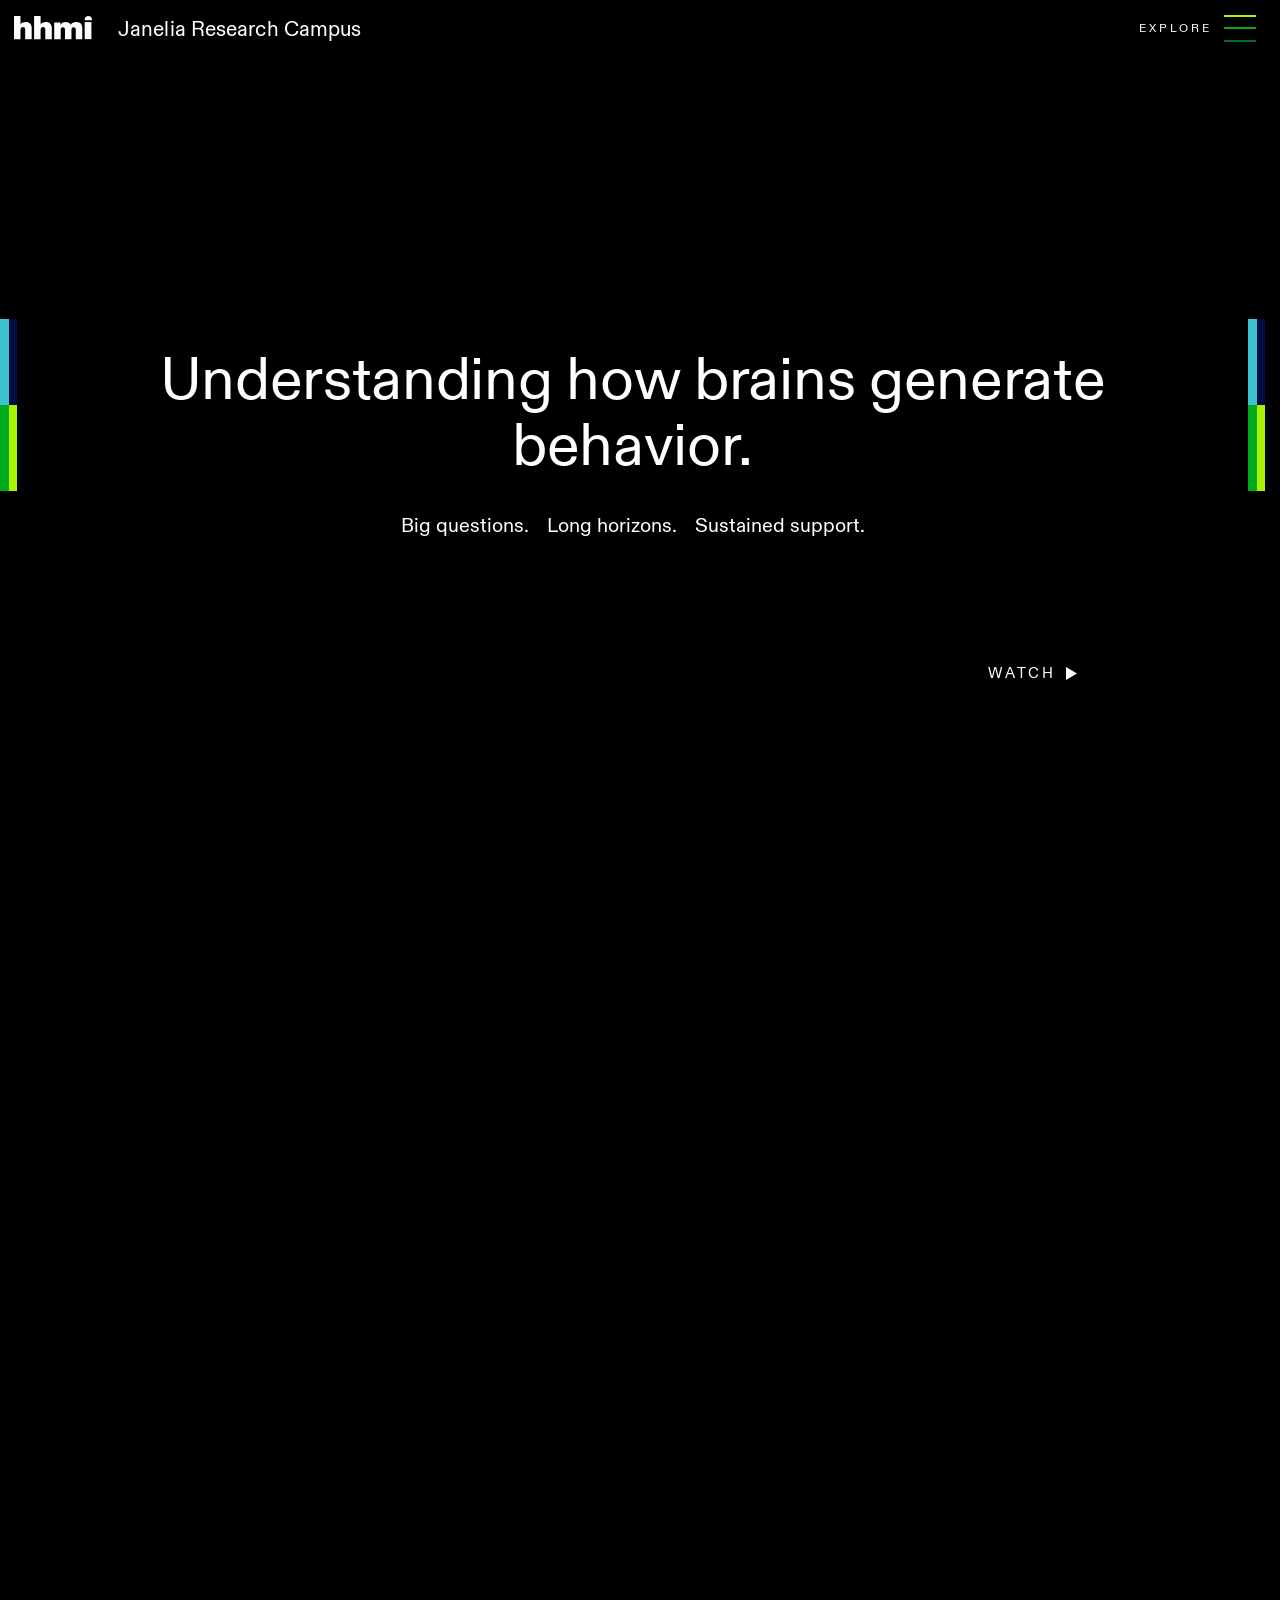
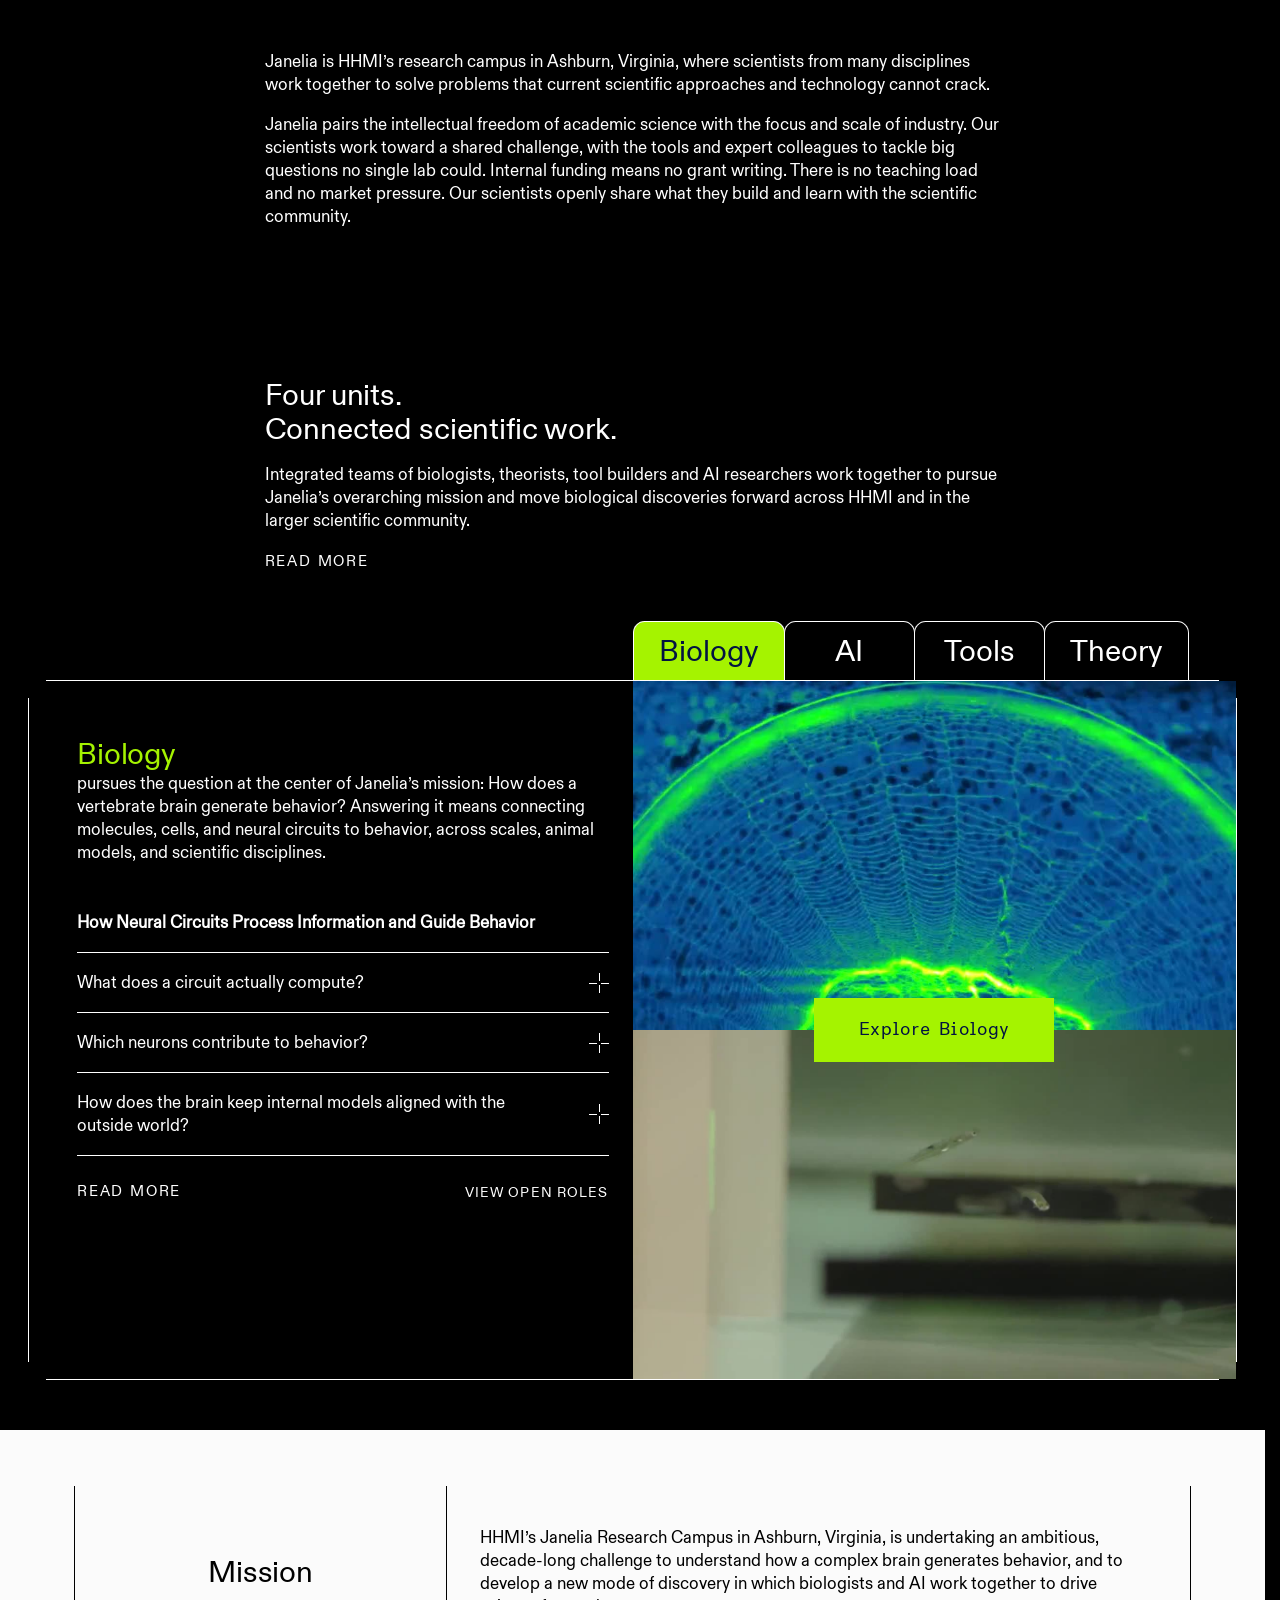
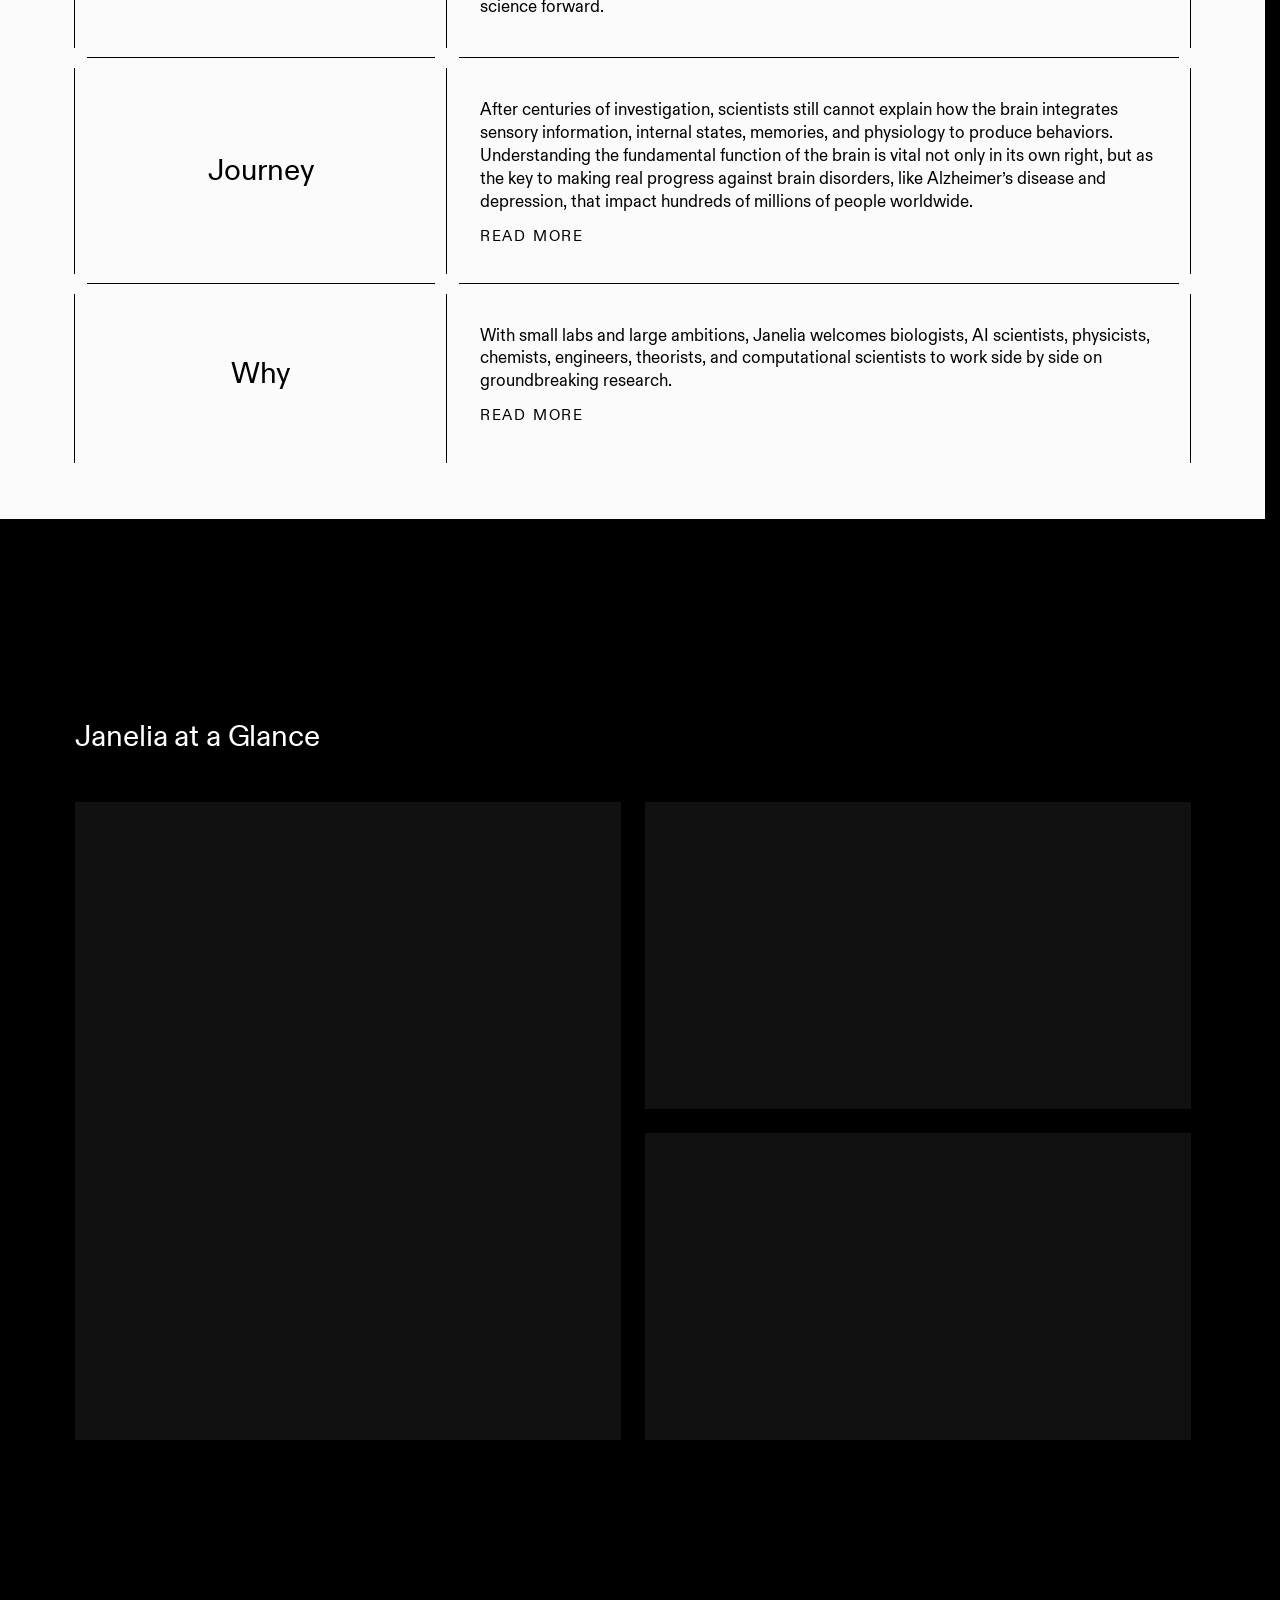
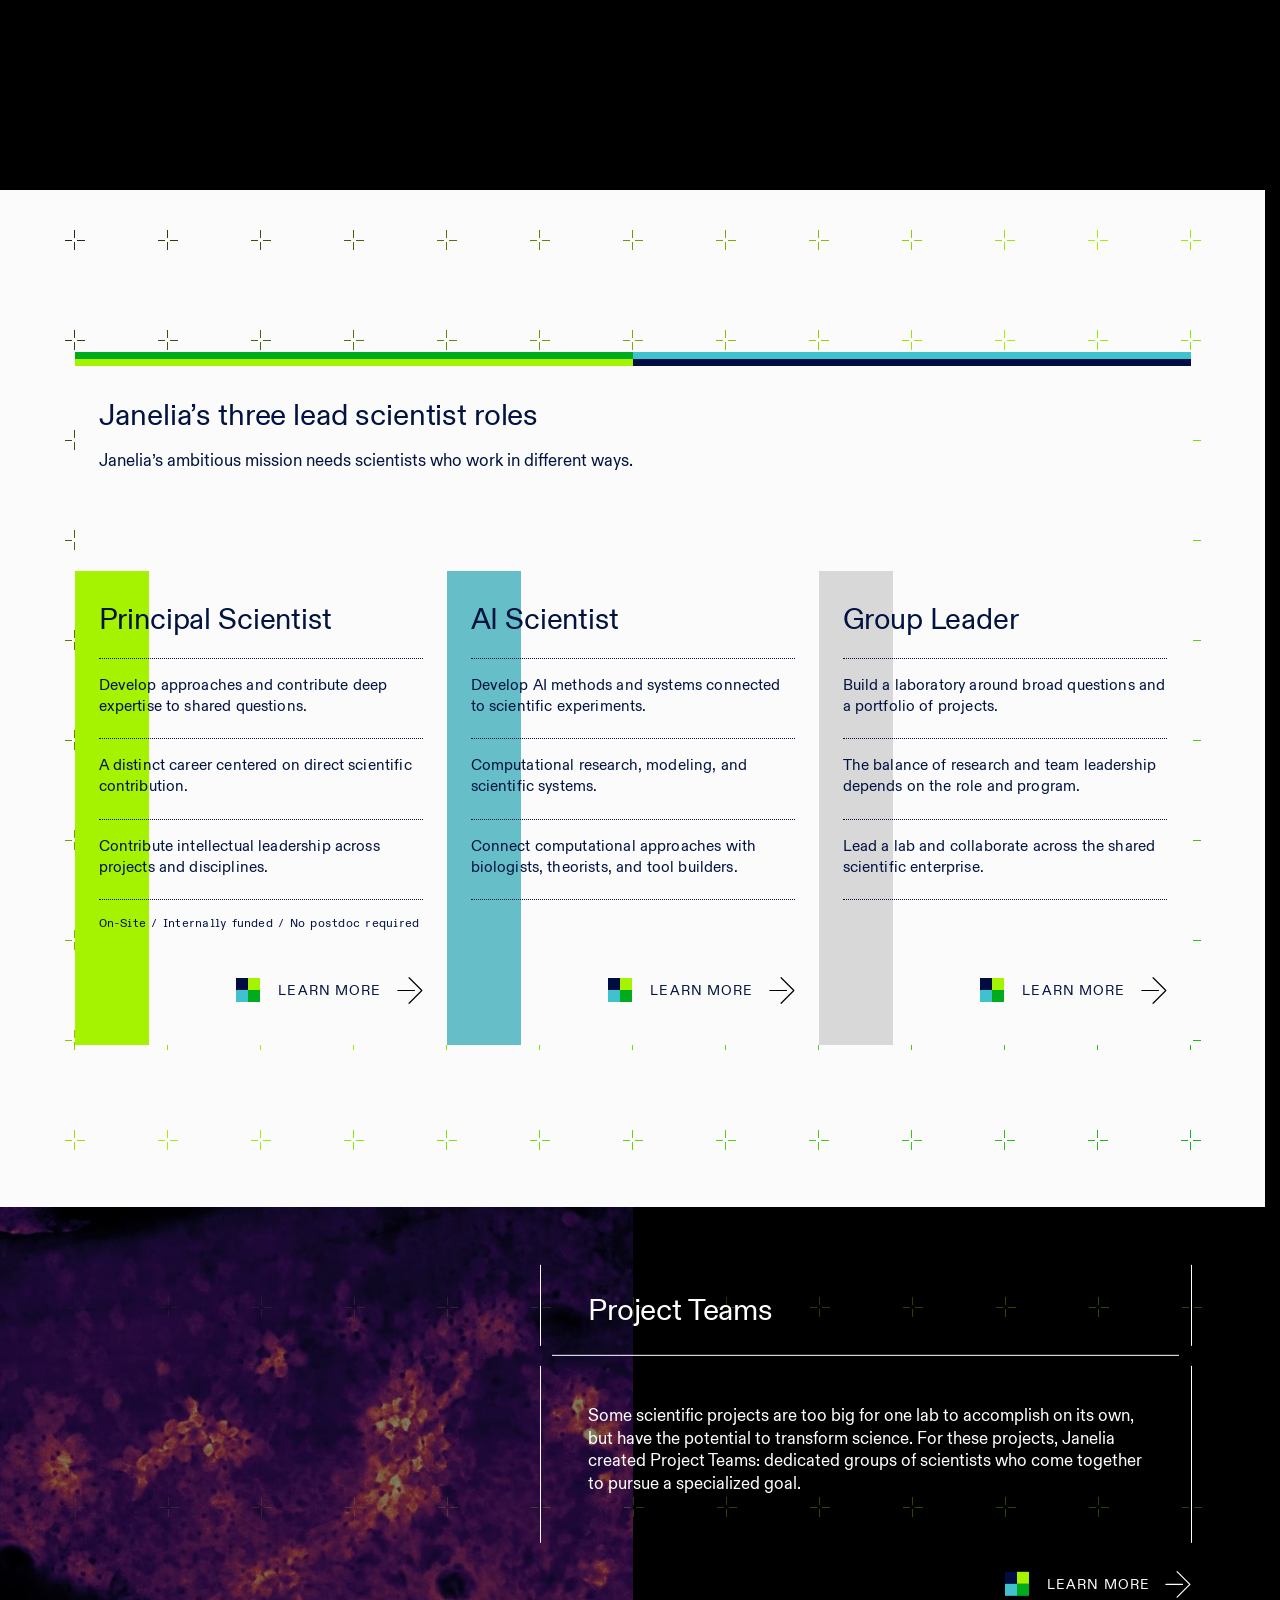
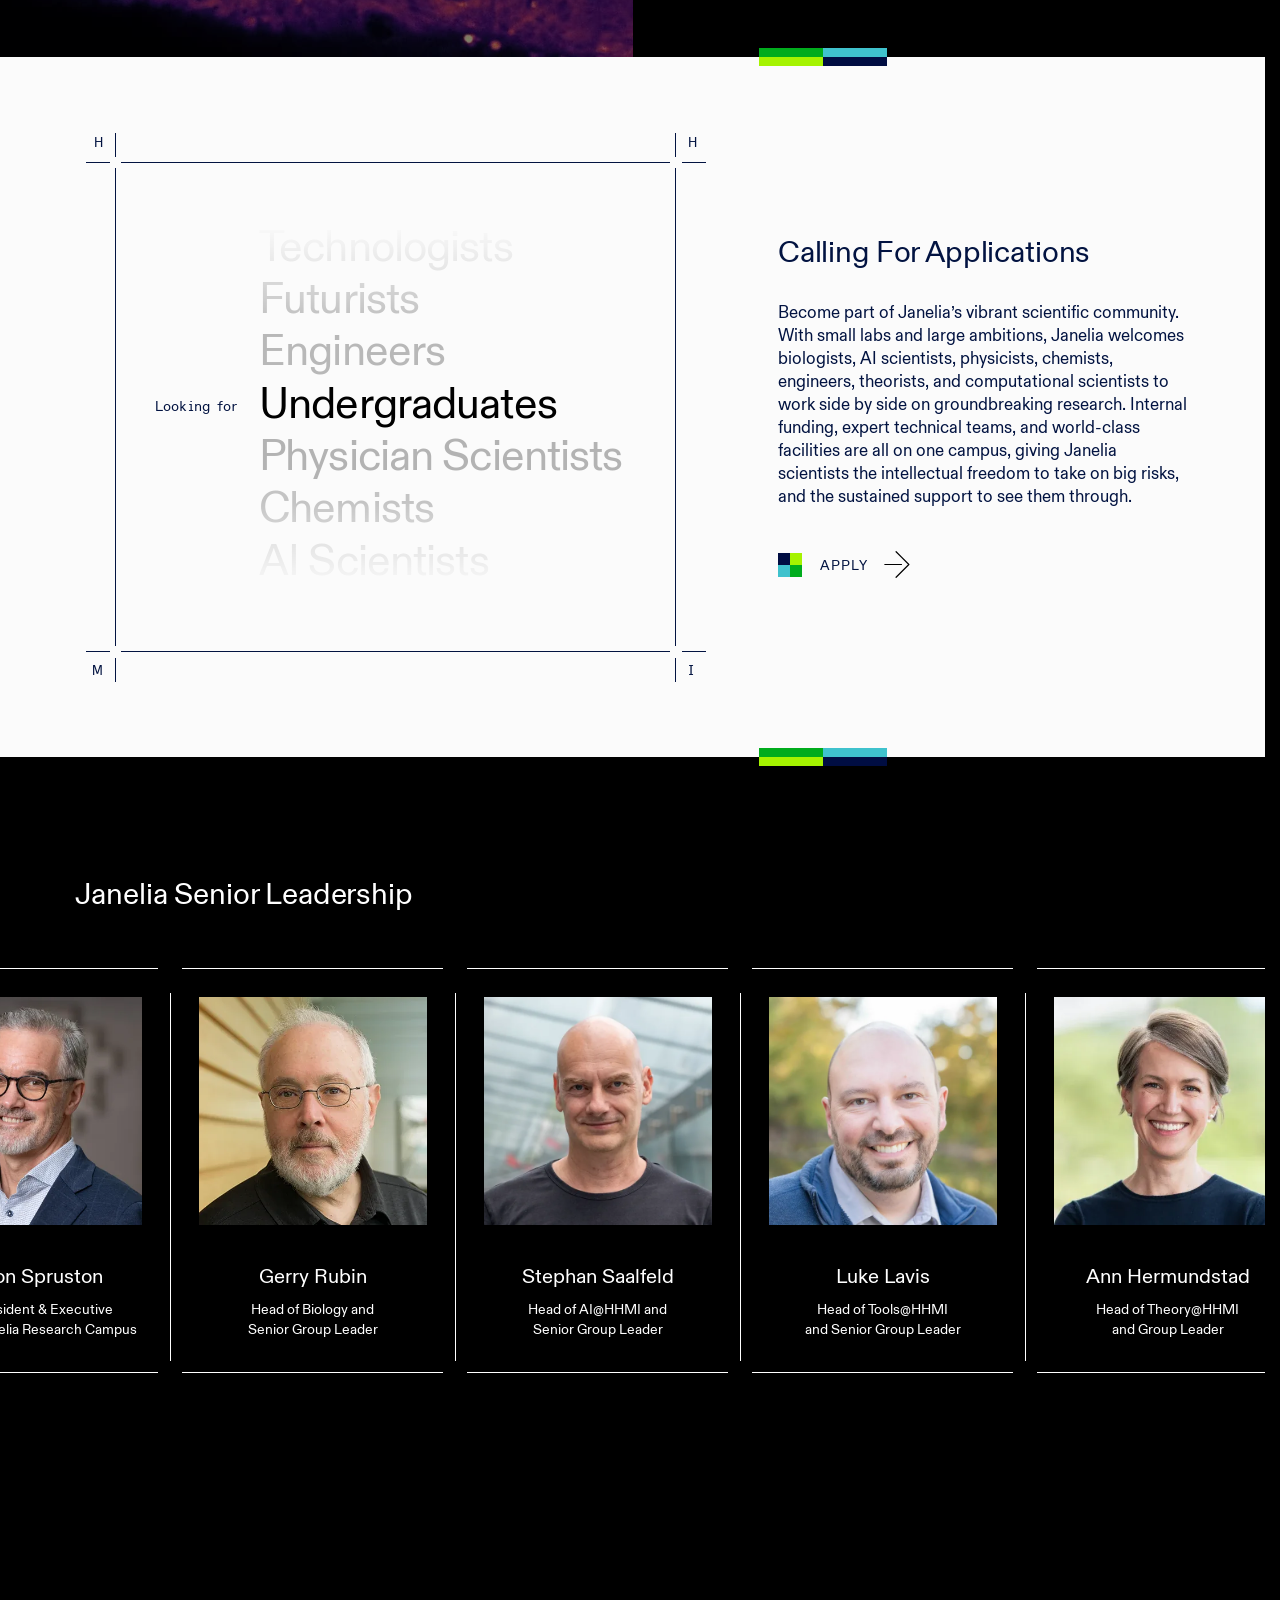
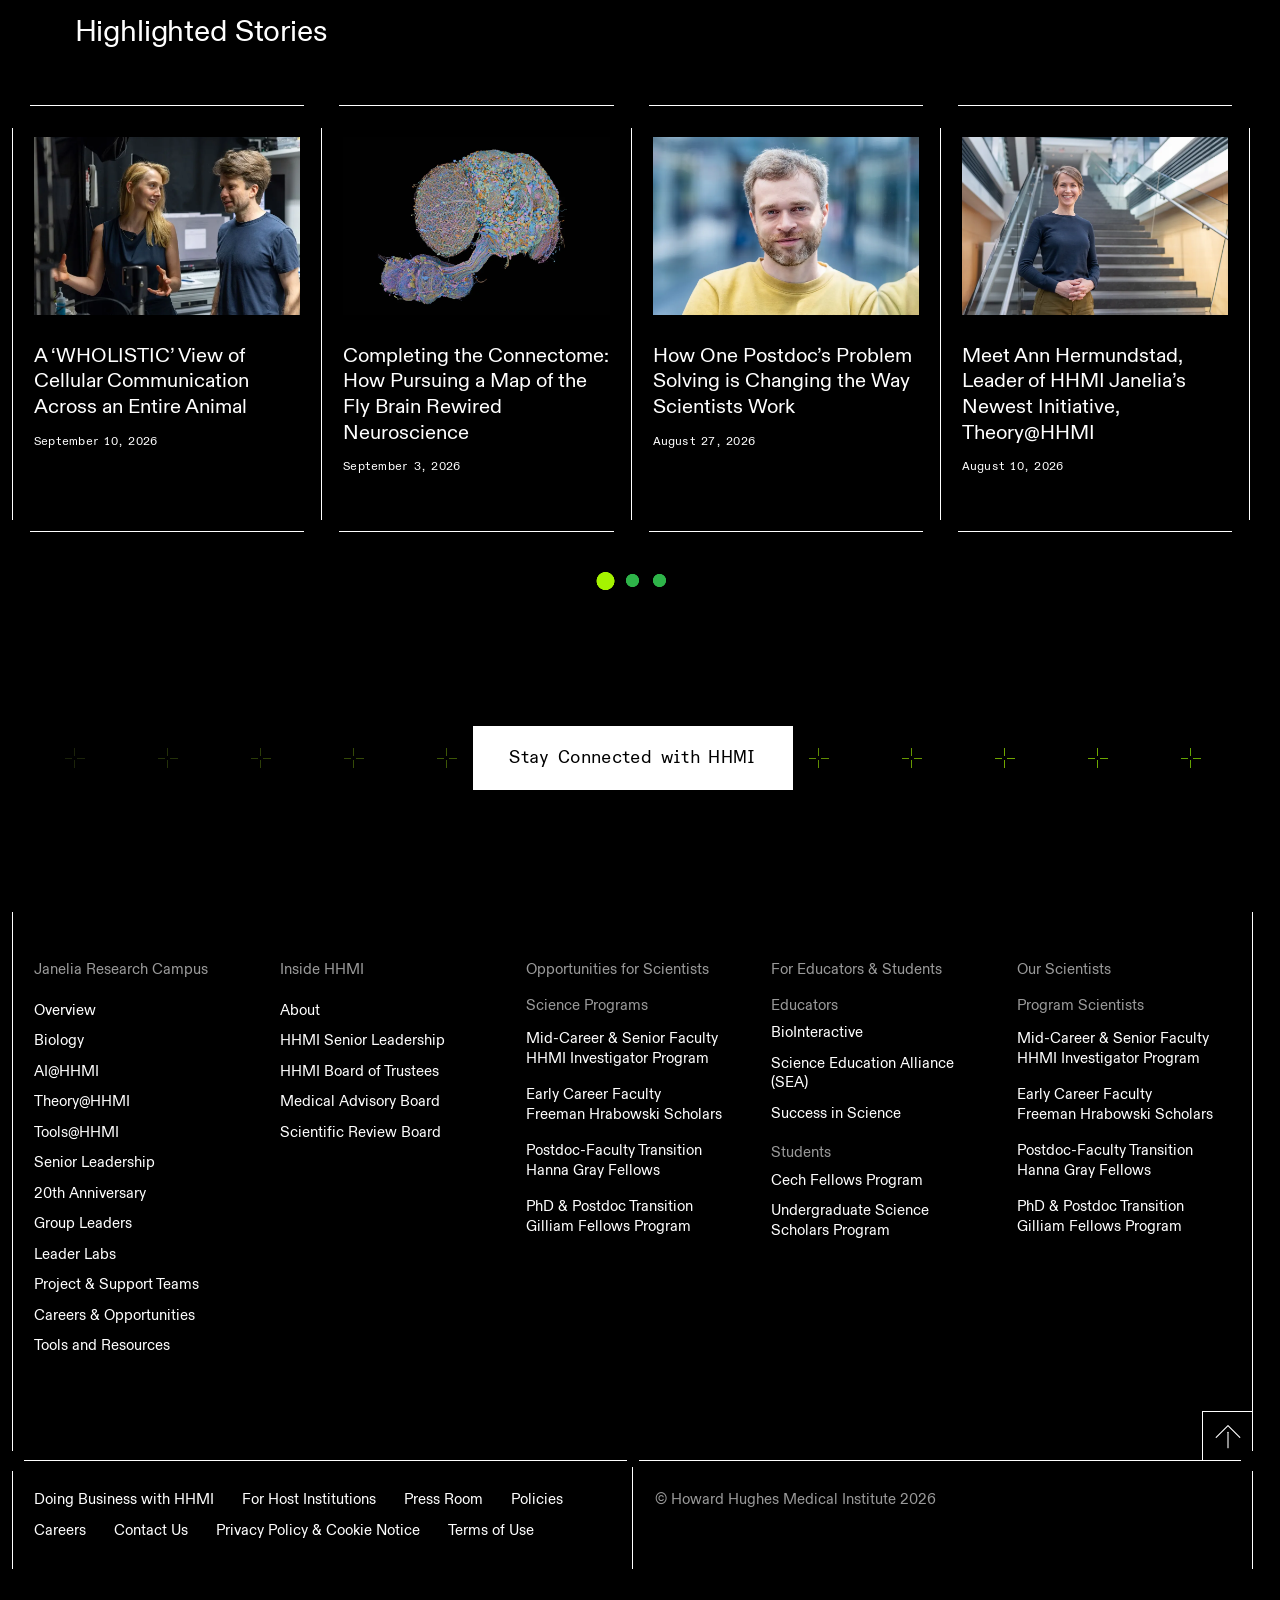
<file: build_2.html>
<!doctype html>
<html lang="en">
<head>
<meta charset="utf-8">
<meta name="viewport" content="width=device-width, initial-scale=1, viewport-fit=cover">
<title>HHMI Janelia · Build 2</title>
<link rel="stylesheet" href="https://cdn.jsdelivr.net/npm/bootstrap@5.3.3/dist/css/bootstrap.min.css">
<link rel="preload" href="assets/ABCDiatype-Regular.woff2" as="font" type="font/woff2" crossorigin>
<link rel="stylesheet" href="assets/fonts.css">
<style>
  :root {
    --page-bg: #000;               /* page background */
    --tile: #000;
    --ink: #fff;
    --green-1: #a5f300;            /* menu icon: lime */
    --green-2: #00ac1d;            /* menu icon: mid green */
    --green-3: #006b2a;            /* menu icon: dark green */
    --bar-h: 56px;
    --font-sans: "ABC Diatype", "Helvetica Neue", Arial, sans-serif;
    --font-mono: "ABC Diatype Semi-Mono", ui-monospace, Menlo, monospace;
    color-scheme: light;
  }
  body {
    margin: 0;
    background: var(--page-bg);
    color: var(--ink);
    font: 400 17px/1.35 var(--font-sans);   /* global body paragraph: ABC Diatype Regular 17px, line-height 1.35em (~23px) */
    -webkit-font-smoothing: antialiased;
  }

  /* ---------- Fixed menu bar (transparent, stays transparent on scroll) ---------- */
  .site-bar {
    position: fixed;
    inset: 0 0 auto 0;
    z-index: 1030;
    height: var(--bar-h);
    padding: 0 24px 0 8px;
    display: flex;
    align-items: center;
    justify-content: space-between;
    background: transparent;
    pointer-events: none;          /* clicks pass through the empty middle */
  }
  .site-bar > * { pointer-events: auto; }

  .brand {
    display: flex;
    align-items: center;
    gap: 8px;
    text-decoration: none;
    color: var(--ink);
  }
  .brand-tile {
    display: flex;
    align-items: center;
    height: 48px;
    background: var(--tile);
    border-radius: 4px;
    color: var(--ink);
  }
  .brand-logo { padding: 0 6px; }
  .brand-logo svg { display: block; width: 78px; height: auto; }
  .brand-campus {
    padding: 0 12px;
    font-size: 21px;
    line-height: 1;
    letter-spacing: 0.005em;
    white-space: nowrap;
  }

  .explore {
    display: flex;
    align-items: center;
    gap: 12px;
    padding: 8px 0 8px 8px;
    border: 0;
    background: none;
    color: var(--ink);
    font: 400 15px/1 var(--font-sans);
    letter-spacing: 0.2em;
    text-transform: uppercase;
    cursor: pointer;
  }
  .explore-label { font-size: 12px; transition: opacity .3s ease, visibility .3s; }
  .explore.is-compact .explore-label { opacity: 0; visibility: hidden; }   /* past the hero: icon only */
  .explore-icon {
    position: relative;
    width: 32px;
    height: 27px;
  }
  .explore-icon i {
    position: absolute;
    left: 0;
    width: 32px;
    height: 2px;
    transition: transform .35s cubic-bezier(.65,0,.35,1);
  }
  .explore-icon i:nth-child(1) { top: 0;      background: var(--green-1); transform-origin: 1px 1px; }   /* pivots on its left end */
  .explore-icon i:nth-child(2) { top: 12.5px; background: var(--green-2); transform-origin: 31px 1px; }  /* pivots on its right end */
  .explore-icon i:nth-child(3) { top: 25px;   background: var(--green-3); transform-origin: 0 1px; }
  .explore:focus-visible { outline: 2px solid var(--green-1); outline-offset: 2px; }

  /* "H" state: hover (mouse), keyboard focus, or tap on touch screens (.is-h).
     Lines stay 2px thick throughout: top swings down into the left upright,
     middle swings into the right upright, bottom rises and shortens into the crossbar. */
  .explore.is-h .explore-icon i:nth-child(1),
  .explore:focus-visible .explore-icon i:nth-child(1) { transform: rotate(90deg) scaleX(.84375); }
  .explore.is-h .explore-icon i:nth-child(2),
  .explore:focus-visible .explore-icon i:nth-child(2) { transform: translateY(-12.5px) rotate(-90deg) scaleX(.84375); }
  .explore.is-h .explore-icon i:nth-child(3),
  .explore:focus-visible .explore-icon i:nth-child(3) { transform: translate(5px, -12.5px) scaleX(.6875);   /* 22px crossbar, 3px gaps */ }
  @media (hover: hover) {
    .explore:hover .explore-icon i:nth-child(1) { transform: rotate(90deg) scaleX(.84375); }
    .explore:hover .explore-icon i:nth-child(2) { transform: translateY(-12.5px) rotate(-90deg) scaleX(.84375); }
    .explore:hover .explore-icon i:nth-child(3) { transform: translate(5px, -12.5px) scaleX(.6875);   /* 22px crossbar, 3px gaps */ }
  }
  @media (prefers-reduced-motion: reduce) {
    .explore-icon i { transition: none; }
  }

  @media (max-width: 575.98px) {
    .site-bar { padding-right: 12px; }
    .brand-tile { height: 40px; }
    .brand-logo svg { width: 64px; }
    .brand-campus { font-size: 15px; padding: 0 10px; }
    .explore-label { display: none; }
  }

  /* ---------- Hero: inset video that unmasks to full bleed over the first 300px ----------
     The section is 100vh + 300px + 300px tall; its stage is sticky, so the video
     stays pinned while it grows (300px), holds full screen (300px), then scrolls
     away. Watch also takes it full bleed. JS sets the frame's
     box from scroll progress (0 = inset 16:9, 1 = full screen). */
  :root { --hero-unmask: 300px; --hero-hold: 300px; --hero-top: 72px; --hero-dim: .55; }
  .hero {
    position: relative;
    height: calc(100vh + var(--hero-unmask) + var(--hero-hold));
    height: calc(100svh + var(--hero-unmask) + var(--hero-hold));
    background: #000;
  }
  .hero-stage {
    position: sticky;
    top: 0;
    height: 100vh;
    height: 100svh;
    overflow: hidden;
  }
  .hero-frame {
    position: absolute;
    overflow: hidden;
    background: #000;
    border-radius: 6px;
    will-change: left, top, width, height;
  }
  .hero-frame video {
    position: absolute;
    inset: 0;
    width: 100%;
    height: 100%;
    object-fit: cover;
    display: block;
  }
  .hero-frame::after {               /* darkening for text on top */
    content: "";
    position: absolute;
    inset: 0;
    background: #000;
    opacity: var(--hero-dim);
    transition: opacity .6s ease;
    pointer-events: none;
  }
  .hero.is-watching .hero-frame::after { opacity: 0; }

  .watch {
    position: absolute;
    right: 24px;
    bottom: 20px;
    z-index: 2;
    display: flex;
    align-items: center;
    gap: 10px;
    padding: 8px 0 8px 8px;
    border: 0;
    background: none;
    color: var(--ink);
    font: 400 15px/1 var(--font-sans);
    letter-spacing: 0.2em;
    text-transform: uppercase;
    cursor: pointer;
    transition: opacity .3s ease;
  }
  .watch svg { width: 11px; height: 13px; fill: currentColor; }
  .watch:focus-visible { outline: 2px solid var(--green-1); outline-offset: 2px; }
  .watch .watch-stop { display: none; }
  .hero.is-watching .watch .watch-play { display: none; }
  .hero.is-watching .watch .watch-stop { display: flex; }
  .watch-play, .watch-stop { align-items: center; gap: 10px; }
  .watch-play { display: flex; }
  .watch-stop svg { width: 11px; height: 11px; }


  /* ---------- Headline over the video (not clipped by the frame) ---------- */
  .hero-copy {
    position: absolute;
    left: 0; right: 0;
    top: 49%;
    transform: translateY(-50%);
    z-index: 1;
    padding: 0 3vw;
    pointer-events: none;            /* Watch stays clickable underneath */
    transition: opacity .6s ease;
  }
  .hero-title {
    margin: 0;
    color: var(--ink);
    font: 400 4.74vw/1.08 var(--font-sans);
    letter-spacing: -0.005em;
    text-align: center;
  }
  .hero-sub {
    display: flex;
    flex-wrap: wrap;
    justify-content: center;
    column-gap: 0.9em;               /* wider than a word space: each phrase its own beat */
    row-gap: 0.15em;
    margin: 2.9vw 0 0;               /* ~34px below the headline on a laptop */
    color: var(--ink);
    font: 400 20px/1.2 var(--font-sans);             /* desktop and tablet; phones use 17px below */
    letter-spacing: 0;
    text-align: center;
  }
  .hero-sub span { white-space: nowrap; }  /* phrases never break mid-phrase */
  .hero.is-watching .hero-copy { opacity: 0; }
  @media (max-width: 767.98px) {
    .hero-title { font-size: clamp(32px, 9vw, 56px); }
    .hero-sub { font-size: 17px; margin-top: 18px; }
  }
  @media (max-width: 575.98px) {
    /* Phones: the copy block covers the 4:5 video box (72px from the top,
       92vw x 115vw); the headline is centred in it and the subline sits
       just below the box. */
    .hero-copy {
      display: flex;
      flex-direction: column;
      justify-content: center;
      top: 72px;
      height: 115vw;
      padding: 0 calc(4vw + 16px);   /* keep text inside the 92%-wide video box */
      transform: none;
    }
    .hero-sub {
      position: absolute;
      top: 100%;                     /* below the video box */
      left: 0; right: 0;
      margin-top: 24px;
      padding: 0 24px;
    }
  }

  /* ---------- Decorative block: 4 divs in a 2 x 2 grid (reusable) ----------
     Usage: <div class="deco"><div></div><div></div><div></div><div></div></div>
     Order: top-left, top-right, bottom-left, bottom-right.
     Override --deco-w / --deco-h (whole block) or --deco-1..4 per instance. */
  .deco {
    --deco-w: 17px;
    --deco-h: 172px;
    --deco-1: #3fc2cd;   /* top-left: cyan */
    --deco-2: #000d42;   /* top-right: navy */
    --deco-3: #00ac1d;   /* bottom-left: green */
    --deco-4: #a5f300;   /* bottom-right: lime */
    display: grid;
    grid-template-columns: 1fr 1fr;
    grid-template-rows: 1fr 1fr;
    width: var(--deco-w);
    height: var(--deco-h);
    flex: none;
  }
  .deco > :nth-child(1) { background: var(--deco-1); }
  .deco > :nth-child(2) { background: var(--deco-2); }
  .deco > :nth-child(3) { background: var(--deco-3); }
  .deco > :nth-child(4) { background: var(--deco-4); }

  .hero-deco {
    position: absolute;
    top: 45%;
    transform: translateY(-50%);
    z-index: 1;
  }
  .hero-deco--left  { left: 0; }
  .hero-deco--right { right: 0; }
  @media (max-width: 575.98px) {
    .hero-deco {
      --deco-w: 10px; --deco-h: 100px;
      top: calc(72px + 57.5vw);      /* level with the headline: centre of the 4:5 video box */
    }
  }

  /* ---------- Units: heading, tabs, and a black full-width panel per tab ---------- */
  .units {
    background: #000;
    color: #fff;
    padding-top: 150px;              /* space above "Four units…" */
    padding-bottom: 50px;
  }
  /* Heading + paragraph on the left, tabs on the right sitting on the panel */
  /* Heading + paragraph centred, tabs centred below sitting on the panel */
  .units-head {
    display: flex;
    flex-direction: column;
    align-items: center;             /* below 1200px: tabs centred; 1200px and wider: right half (grid below) */
    gap: 40px;
  }
  .units-intro { text-align: left; }   /* heading + paragraphs: the middle 8 of 12 columns of the container (2 / 8 / 2) */
  .units-intro-wrap { margin-bottom: 150px; }
  .units-intro-wrap--units { margin-bottom: 50px; }   /* Four units: close above the tabs */
  /* Wide screens: tabs on the right; the paragraph's last line sits flush
     with the bottom of the tabs (both rest on the panel's top edge). */
  /* Desktop: the head runs full width, its text in line with the panel's
     text (panel margin 28px + 48px inset); the tabs end the same distance in. */
  @media (min-width: 992px) { .units-head { max-width: none; padding-inline: 76px; } }
  @media (min-width: 1200px) {
    .units-head { display: grid; grid-template-columns: 1fr 1fr; align-items: end; gap: 0; }   /* 50 / 50: intro | tabs */
    .units-tabs { grid-column: 2; width: 100%; }   /* the tabs fill the right half */
  }
  .units-title {
    margin: 0 0 16px;
    font: 400 clamp(25px, 2.35vw, 40px)/1.15 var(--font-sans);
    letter-spacing: -0.005em;
    text-align: left;
  }
  .units-lead { margin: 0; }
  .units-lead + .units-lead { margin-top: 1em; }
  .units-extra .units-lead { margin: 1em 0 0; }
  /* Read More (site rule): text only, no arrow or box. Read More / Read Less. */
  .ul-more {
    display: inline-flex; align-items: center; gap: 12px;
    margin-top: 22px; padding: 0; border: 0; background: none;
    color: #fff; font: 400 15px/1 var(--font-sans); letter-spacing: 0.12em; text-transform: uppercase;
    cursor: pointer; transition: color .2s ease;
  }
  .ul-more:hover, .ul-more:focus-visible { color: #7DE050; }
  .ul-more:focus-visible { outline: 2px solid #7DE050; outline-offset: 4px; }
  .units-tabs {                      /* tab labels at the heading's size; tabs scale with it (em) */
    display: grid;
    grid-auto-flow: column;
    grid-auto-columns: 1fr;          /* four equal tabs, as wide as the longest label needs */
    flex-shrink: 0;
    font: 400 clamp(25px, 2.35vw, 40px)/1 var(--font-sans);
    letter-spacing: -0.005em;
  }
  .units-tab {
    position: relative;
    height: 1.95em;                  /* was 35px at 18px */
    padding: 0 .85em;
    border: 1px solid #fff;
    border-bottom: 0;
    border-radius: .39em .39em 0 0;
    background: #000;
    color: #fff;
    font: inherit;
    text-align: center;
    white-space: nowrap;
    cursor: pointer;
  }
  .units-tab + .units-tab { margin-left: -1px; }   /* touching tabs share one border line */
  .units-tab[aria-selected="true"] { background: #a5f300; color: #021341; }   /* selected: lime with navy text, as before */
  .units-tab:focus-visible { outline: 2px solid #fff; outline-offset: -3px; }
  .units-tab[aria-selected="true"]:focus-visible { outline-color: #021341; }
  .units-panel {
    position: relative;
    margin-inline: 12px;             /* inset from the screen edges */
    border: 1px solid transparent;   /* frame drawn by ::before / ::after with open corners */
    background: #000;
    color: var(--ink);
    min-height: 600px;
    padding: 56px 0;
  }
  .units-panel[hidden] { display: none; }
  /* Frame with open corners (like the leadership cards): the top and bottom
     lines stop 18px short of the sides, the side lines 18px short of the top
     and bottom. Drawn over the video. The tabs keep their own borders. */
  .units-panel::before, .units-panel::after {
    content: ""; position: absolute; z-index: 2; pointer-events: none;
    border: 0 solid #fff;
  }
  .units-panel::before { top: -1px; bottom: -1px; left: 17px; right: 17px; border-top-width: 1px; border-bottom-width: 1px; }
  .units-panel::after  { top: 17px; bottom: 17px; left: -1px; right: -1px; border-left-width: 1px; border-right-width: 1px; }

  /* Panel left column: unit name (lime) + one-line description, then a square image */
  .unit-desc { margin: 0; max-width: 560px; }      /* global paragraph style, 17px / 1.35 */
  .unit-name {                       /* same size as the units heading */
    display: block;
    color: #a5f300;
    font-size: clamp(25px, 2.35vw, 40px);
    line-height: 1.15;
    letter-spacing: -0.005em;
  }
  .unit-figure {
    width: 60%;
    margin: 180px auto 0;            /* centred in the column, 180px below the text */
  }
  .unit-figure img {
    display: block;
    width: 100%;
    height: auto;
    aspect-ratio: 1 / 1;
    object-fit: cover;
  }
  .unit-figure video {               /* keeps its own (16:9) shape */
    display: block;
    width: 100%;
    height: auto;
  }
  /* "@HHMI" tag after a unit name: black on a lime pill, top aligned with the cap height */
  .unit-tag {                        /* "@HHMI" after a unit name: lime pill, smaller text, top level with the name's cap height */
    display: inline-block;
    margin-left: 0.25em;
    padding: 0.16em 0.7em;
    border-radius: 999px;
    background: #a5f300;
    color: #000;
    font-size: 0.4em;
    line-height: 1;
    vertical-align: 0.8em;           /* pill top level with the top of the name's capitals */
    letter-spacing: 0.01em;
  }
  .unit-desc p { margin: 0; }
  .unit-desc p + p { margin-top: 1em; }   /* unit text with more than one paragraph */
  @media (max-width: 991.98px) {
    .unit-figure { width: 100%; margin-top: 40px; }
  }

  /* Split panel: full-width, split exactly in half. Left half: text + image,
     right half: a full-bleed looping video. The text keeps the same left edge as
     the heading above by matching the Bootstrap container's edge
     (--cw = container width at each breakpoint; 12px = container padding). */
  .unit-split { position: relative; --cw: 100%; }   /* phones: fluid container */
  @media (min-width: 576px)  { .unit-split { --cw: 540px; } }
  @media (min-width: 768px)  { .unit-split { --cw: 720px; } }
  @media (min-width: 992px)  { .unit-split { --cw: 960px; } }
  @media (min-width: 1200px) { .unit-split { --cw: 1140px; } }
  @media (min-width: 1400px) { .unit-split { --cw: 1320px; } }
  .unit-split .unit-col {            /* stacked: same edges as the container */
    padding-inline: max(12px, calc((100% - var(--cw)) / 2 + 12px));
  }
  .unit-media { overflow: hidden; background: #000; }
  .unit-media video {
    display: block;
    width: 100%;
    height: 100%;
    object-fit: cover;               /* fill, crop the sides, keep it centred */
  }
  @media (min-width: 768px) { .units-panel { margin-inline: 28px; } }
  @media (min-width: 992px) {
    .units-panel { min-height: 700px; }   /* desktop panels: 700px tall */
    .unit-split { min-height: 700px; }
    /* Two rows: text, then the image centred in the space below it.
       The image never covers the text (always >= 48px gap), and with the
       size caps below everything fits the 700px panel. */
    .unit-split .unit-col {
      display: grid;
      grid-template-rows: auto 1fr;
      min-height: calc(700px - 114px);   /* panel minus 56px top/bottom and the 1px top/bottom borders */
      padding-inline: 0;             /* the column is exactly half the panel */
    }
    .unit-split .unit-desc {         /* column = half the screen, so the screen is 200% */
      padding-left: 48px;            /* text inset from the panel's left line */
      padding-right: 24px;
      max-width: calc(48px + 560px);   /* text itself stays ≤ 560px */
    }
    .unit-split .unit-desc { grid-row: 1; align-self: start; padding-bottom: 48px; }
    .unit-split .unit-figure { grid-row: 2; align-self: center; margin: 0 auto; width: 100%; max-width: min(400px, 100% - 48px); }        /* square photo: 400 x 400 */
    .unit-split .unit-figure--video { max-width: min(600px, 100% - 48px); }                               /* 16:9 video: up to ~338px tall */
    .unit-media {
      position: absolute;
      top: 0; bottom: 0;
      left: 50%; right: 0;           /* right half, to the panel's right line */
    }
  }
  @media (max-width: 991.98px) {
    .unit-split { padding-bottom: 0; }
    .unit-media { margin-top: 56px; aspect-ratio: 4 / 3; }
  }
  @media (max-width: 575.98px) {
    /* Phones: labels stay at the heading size (25px); tabs size to their labels
       with tighter padding, and on the narrowest screens the row scrolls sideways. */
    .units-tabs { grid-auto-columns: auto; max-width: 100%; overflow-x: auto; scrollbar-width: none; }
    .units-tabs::-webkit-scrollbar { display: none; }
    .units-tab { padding: 0 .4em; }
  }

  /* ---------- Grid section: Background Grid crosshairs from studies/grid.html ----------
     #FBFBFB, 162px + content + 162px, all covered by the grid.
     Fixed 20 x 20px crosshairs (1px arms, 4.5px centre gap) on the Bootstrap
     container's column lines, rows every 100px (rows sit at 50, 150 … 1150px,
     so none are cut at the section edges). Phones: every 3rd column line.
     Colour: the SVG is a mask over a diagonal gradient (black > #A5F300 >
     #00AC1D > #000D42 > black, 3200px per cycle) that drifts every 10s.
     Reduced motion: static black crosshairs. */
  @property --wave { syntax: "<length>"; inherits: false; initial-value: 0px; }
  @keyframes xhair-wave { to { --wave: 3200px; } }
  .grid-section {
    --col: calc((100% - 56px) / 12);   /* < 576px: fluid container */
    --step: 1;
    --row: 100px;
    --xhair: url("data:image/svg+xml,%3Csvg xmlns='http://www.w3.org/2000/svg' fill='none' stroke='%23000' stroke-width='1' shape-rendering='crispEdges'%3E%3Csvg x='50%25' y='50%25' overflow='visible'%3E%3Cpath d='M0 -10V-2.25M0 2.25V10M-10 0H-2.25M2.25 0H10'/%3E%3C/svg%3E%3C/svg%3E");
    position: relative;
    background: #fbfbfb;
    padding: 162px 0;
    overflow-x: clip;
  }
  .grid-section::before {
    content: "";
    position: absolute;
    inset: 0;
    pointer-events: none;
    --tile: calc(var(--col) * var(--step)) var(--row);
    background: repeating-linear-gradient(135deg,
      #111    calc(var(--wave) + 0px),
      #A5F300 calc(var(--wave) + 800px),
      #00AC1D calc(var(--wave) + 1600px),
      #000D42 calc(var(--wave) + 2400px),
      #111    calc(var(--wave) + 3200px));
    -webkit-mask: var(--xhair) center 0 / var(--tile) repeat;
            mask: var(--xhair) center 0 / var(--tile) repeat;
    /* Whole-pixel snap so odd column spacings never blur the 1px arms. */
    -webkit-mask-position: round(nearest, 50%, 1px) 0;
            mask-position: round(nearest, 50%, 1px) 0;
    animation: xhair-wave 10s linear infinite;
  }
  @media (prefers-reduced-motion: reduce) {
    .grid-section::before { animation: none; background: #111; }
  }
  @media (min-width: 576px)  { .grid-section { --col: 43px; } }
  @media (min-width: 768px)  { .grid-section { --col: 58px; } }
  @media (min-width: 992px)  { .grid-section { --col: 78px; } }
  @media (min-width: 1200px) { .grid-section { --col: 93px; } }
  @media (min-width: 1400px) { .grid-section { --col: 108px; } }
  @media (max-width: 767.98px) { .grid-section { --step: 3; } }
  .grid-section > .container { position: relative; }   /* height follows the content */

  /* ---------- Roles: "Find Your Scientific Role" with three columns ----------
     Each column has a colour bar on its left edge behind the text, the role
     name, three points between dotted rules and an optional mono footnote. */
  .roles-title {
    margin: 0 0 16px;
    color: #021341;
    font: 400 clamp(25px, 2.35vw, 40px)/1.15 var(--font-sans);
    letter-spacing: -0.005em;
    text-align: left;
  }
  .roles-lead {                      /* global paragraph style, 17px / 1.35 */
    position: relative;
    max-width: 640px;
    margin: 0;
    color: #021341;
  }
  /* Intro block: container width, #FBFBFB, with a full-width .deco band on top */
  .roles-intro {
    position: relative;              /* paints above the crosshair grid */
    margin-bottom: 0;
    padding-bottom: 100px;
    background: #fbfbfb;             /* same as the section; still covers the crosshair grid */
  }
  .roles-intro .deco {
    --deco-w: 100%;
    --deco-h: 14px;                  /* two 7px rows */
    --deco-1: #00ac1d;               /* top-left: green */
    --deco-2: #3fc2cd;               /* top-right: cyan */
    --deco-3: #a5f300;               /* bottom-left: lime */
    --deco-4: #000d42;               /* bottom-right: navy */
    margin-bottom: 32px;
  }
  .roles-intro .roles-title,
  .roles-intro .roles-lead { margin-inline: 24px; }   /* same 24px inset as the role columns' text */
  .role {
    --bar: #a5f300;
    position: relative;
    display: flex;
    flex-direction: column;
    height: 100%;
    padding: 32px 24px 40px;
    background: #fbfbfb;           /* covers the grid behind the column */
    color: #021341;
  }
  .role::before {                    /* colour bar behind the text */
    content: "";
    position: absolute;
    top: 0; bottom: 0; left: 0;
    width: 20%;
    background: var(--bar);
  }
  .role > * { position: relative; }
  .role--ai    { --bar: #66bec9; }
  .role--group { --bar: #d8d8d8; }
  .role h3 {
    margin: 0 0 22px;
    font: 400 clamp(25px, 2.3vw, 40px)/1.1 var(--font-sans);
    letter-spacing: -0.005em;
  }
  .role ul {
    margin: 0;
    padding: 0;
    list-style: none;
    border-top: 1px dotted #021341;
  }
  .role li {
    padding: 16px 0 22px;
    border-bottom: 1px dotted #021341;
    font: 400 clamp(15px, 1.2vw, 19px)/1.35 var(--font-sans);
    letter-spacing: 0.01em;
  }
  .role-note {
    margin: 16px 0 0;
    font: 400 12px/1.4 "ABC Diatype Semi-Mono", ui-monospace, monospace;
    letter-spacing: 0.02em;
  }
  @media (max-width: 991.98px) {
    .roles-row > * + * { margin-top: 48px; }
  }


  /* ---------- Video Grid and Schema (from studies/grid.html) ----------
     Black band, bento of three muted looping videos in a .container (g-4):
     a tall Exterior cell beside People and Interior stacked (16:9); below
     992px all three stack at 16:9. Over it, the Schema grid (3 x 2 on
     desktop, 2 x 3 below) with six facts on an 80% black overlay.
     Scroll: the grid pins (sticky, centred) for 150px of scrolling while the
     overlay fades in with the scroll (figures count up); then it unlocks.
     Videos play only while on screen; reduced motion: no autoplay. */
  .vs {
    --grid-ink: #fff;
    --grid-line: #fff;
    --line-w: 1px;
    --gap-h: 12px;
    --gap-v-top: 24px;
    --gap-v-bottom: 12px;
    --cell-pad: clamp(20px, 2.6vw, 38px);
    --vs-h: 740px;
    --vs-pin: 150px;
    padding: 200px 0;
    background: #000;
    color: var(--grid-ink);
  }
  .vs-title {                        /* same style as the Units heading */
    margin: 0 0 48px;
    font: 400 clamp(25px, 2.35vw, 40px)/1.15 var(--font-sans);
    letter-spacing: -0.005em;
    text-align: left;
  }
  .vcell { position: relative; overflow: hidden; aspect-ratio: 16 / 9; background: #111; }
  .vcell video { position: absolute; inset: 0; display: block; width: 100%; height: 100%; object-fit: cover; }
  @media (min-width: 992px) { .vcell-tall { aspect-ratio: auto; height: 100%; } }
  .vs-pin { height: calc(var(--vs-h) + var(--vs-pin)); }
  .vs-stage {
    position: sticky;
    top: max(0px, calc((100vh - var(--vs-h)) / 2));
    display: flow-root;              /* keeps the row's negative gutter inside, so the overlay matches the videos */
  }
  .vs-overlay {
    position: absolute;
    inset: 0;
    background: rgba(0, 0, 0, .9);   /* 90% black */
    opacity: var(--vs-p, 0);         /* 0 to 1 across the 150px pin, set by the script */
    pointer-events: none;
  }
  /* Broken-line cell: ::before draws the bottom line, ::after the sides,
     pulled in at the ends so lines never meet at intersections. */
  .gcell { position: relative; container-type: inline-size; height: 33.3333%; }
  .gcell::before, .gcell::after { content: ""; position: absolute; pointer-events: none; border: 0 solid var(--grid-line); }
  .gcell::before {
    top: auto; bottom: calc(var(--line-w) / -2);
    left: var(--gap-h); right: var(--gap-h);
    border-bottom-width: var(--line-w);
  }
  .gcell::after {
    top: 10px; bottom: 10px;
    left: calc(var(--line-w) / -2); right: calc(var(--line-w) / -2);
    border-left-width: var(--line-w); border-right-width: var(--line-w);
  }
  .vs-overlay .schema { height: 100%; }
  .vs-overlay .gcell:nth-child(-n+2)::after { top: 0; }                 /* 2 across: open the outer rows */
  .vs-overlay .gcell:nth-last-child(-n+2)::after { bottom: 0; }
  .vs-overlay .gcell:nth-last-child(-n+2)::before { border-bottom-width: 0; }
  @media (min-width: 992px) {                                             /* 3 across */
    .vs-overlay .gcell { height: 50%; }
    .vs-overlay .gcell:nth-child(-n+3)::after { top: 0; }
    .vs-overlay .gcell:nth-last-child(-n+3)::after { bottom: 0; }
    .vs-overlay .gcell:nth-last-child(-n+3)::before { border-bottom-width: 0; }
  }
  .sc {
    position: absolute; inset: 0;
    display: flex; flex-direction: column; align-items: center; justify-content: center;
    padding: 48px 24px 32px;
    text-align: center;
  }
  .sc-label { position: absolute; top: 20px; left: 24px; margin: 0; font: 400 14px/1.2 var(--font-sans); }
  .sc-label--long { right: 24px; max-width: 300px; text-align: left; }   /* longer notes wrap within the cell */
  .sc-fig {
    margin: 0;
    font: 400 clamp(40px, 18cqw, 88px)/1 var(--font-sans);
    letter-spacing: -.01em;
    white-space: nowrap;             /* proportional figures: normal spacing around commas and spaces */
  }
  .sc-cap { margin: 10px 0 0; font: 400 14px/1.3 var(--font-sans); }
  @media (max-width: 767.98px) {
    .vs .sc { padding: 40px 12px 16px; }
    .vs .sc-label { top: 14px; left: 14px; font-size: 12px; }
    .vs .sc-label--long { right: 14px; }
    .vs .sc-fig { font-size: clamp(26px, 20cqw, 40px); }
    .vs .sc-cap { margin-top: 8px; font-size: 12px; }
  }

  /* ---------- Mission / Journey: own #FBFBFB section after Janelia at a Glance ----------
     3 rows (Mission, Journey, Why) in the .container: heading cell (4 cols) + text cell (8 cols) per
     row. Broken lines as in the Schema: sides break 10px either side of the
     row line, the row line stops 12px short of each side; no outer top or
     bottom line. Below 992px each heading sits on top of its text. */
  .mj-section {
    --grid-line: #000;
    --line-w: 1px;
    --gap-h: 12px;
    --cell-pad: clamp(20px, 2.6vw, 38px);
    padding: 56px 0;
    background: #fbfbfb;
    color: #000;
  }
  .mj-cell { position: relative; display: flex; flex-direction: column; justify-content: center; padding: 40px var(--cell-pad); }
  .mj-cell::before, .mj-cell::after { content: ""; position: absolute; pointer-events: none; border: 0 solid var(--grid-line); }
  .mj-cell::before {                 /* row line */
    left: var(--gap-h); right: var(--gap-h); bottom: calc(var(--line-w) / -2);
    border-bottom-width: var(--line-w);
  }
  .mj-cell::after {                  /* sides */
    top: 10px; bottom: 10px;
    left: calc(var(--line-w) / -2); right: calc(var(--line-w) / -2);
    border-left-width: var(--line-w); border-right-width: var(--line-w);
  }
  .mj-row1::after { top: 0; }                    /* first row: sides start at the top */
  .mj-row2::after { bottom: 0; }                 /* last row: sides run to the bottom, no row line */
  .mj-row2::before { content: none; }            /* (middle rows, .mj-rowm, keep the defaults) */
  .mj-head { align-items: center; text-align: center; }
  .mj-title {                        /* heading font: same as the section headings */
    margin: 0;
    font: 400 clamp(25px, 2.35vw, 40px)/1.15 var(--font-sans);
    letter-spacing: -0.005em;
  }
  .mj-text { margin: 0; }            /* paragraph font: global 17px / 1.35 */
  .mj-text + .mj-text { margin-top: 1.35em; }   /* blank line between paragraphs */
  /* Read More: on the line below the visible paragraph; it sits after the hidden
     text, so once open "Read Less" follows the last paragraph. Biology-panel
     label (15px uppercase, letter-spaced), text only (site rule: no arrow). */
  .mj-inline-more {
    display: flex;
    align-items: center;
    align-self: flex-start;          /* left-aligned with the text */
    width: fit-content;
    margin: 16px auto 0 0;
    padding: 0;
    border: 0;
    background: none;
    color: #000;
    font: 400 15px/1 var(--font-sans);
    letter-spacing: 0.12em;
    text-transform: uppercase;
    white-space: nowrap;
    cursor: pointer;
    transition: color .2s ease;
  }
  .mj-inline-more:hover, .mj-inline-more:focus-visible { color: #006b2a; }   /* dark green on the light background */
  .mj-inline-more:focus-visible { outline: 2px solid #006b2a; outline-offset: 4px; }
  /* Expandable extra paragraphs: height animates 0 -> auto via grid rows */
  .mj-extra { display: grid; grid-template-rows: 0fr; transition: grid-template-rows .45s ease; }
  .mj-extra > div { overflow: hidden; }
  .mj-extra.is-open { grid-template-rows: 1fr; }
  .mj-extra p { margin: 1.35em 0 0; }   /* one blank line between paragraphs */
  .mj-extra--cont p:first-child { margin-top: 0; }   /* continues the visible sentence's paragraph */
  @media (prefers-reduced-motion: reduce) { .mj-extra { transition: none; } }
  @media (max-width: 991.98px) {
    .mj-head { align-items: flex-start; text-align: left; padding-bottom: 16px; }
    .mj-head::before { content: none; }          /* heading and its text read as one block */
    .mj-head::after { bottom: 0; }
    .mj-body { padding-top: 0; padding-bottom: 40px; }
    .mj-body::after { top: 0; }
    .mj-row1.mj-head::after { top: 0; }
  }

  /* ---------- Video & Grid, Content mode (from studies/grid.html) ----------
     Full-width black band, 450px tall. The danionella skin-cells calcium
     video (muted loop, cropped to fit) fills the left half (screen edge to
     the centre column line); phones: 300px of video with the card below.
     On top, inside the .container: the animated crosshair grid on the
     12-column lines (every 3rd on phones), rows 200px apart at 100, 300,
     500, 700px, shown at 30%; and the Project Teams card over the right
     7 columns, centred in the band (phones: the black half). */
  .fwimg {
    --grid-ink: #fff;
    --grid-line: #fff;
    --line-w: 1px;
    --gap-h: 12px;
    --cell-pad: clamp(20px, 2.6vw, 38px);
    --row: 200px;
    --step: 1;
    --xhair: url("data:image/svg+xml,%3Csvg xmlns='http://www.w3.org/2000/svg' fill='none' stroke='%23000' stroke-width='1' shape-rendering='crispEdges'%3E%3Csvg x='50%25' y='50%25' overflow='visible'%3E%3Cpath d='M0 -10V-2.25M0 2.25V10M-10 0H-2.25M2.25 0H10'/%3E%3C/svg%3E%3C/svg%3E");
    position: relative;
    height: 450px;
    overflow-x: clip;
    background: #000;
    color: var(--grid-ink);
  }
  .fw-video { position: absolute; top: 0; left: 0; display: block; width: 50%; height: 100%; object-fit: cover; filter: brightness(.5); }   /* darker so the card text reads */
  .fwimg > .container { position: relative; height: 100%; }
  .fw-area { --col: calc(100cqw / 12); container-type: inline-size; position: relative; height: 100%; }
  .fw-area::before {
    content: "";
    position: absolute;
    inset: 0 calc(var(--col) * var(--step) / -2);
    pointer-events: none;
    --tile: calc(var(--col) * var(--step)) var(--row);
    background: repeating-linear-gradient(135deg,
      #111    calc(var(--wave) + 0px),
      #A5F300 calc(var(--wave) + 800px),
      #00AC1D calc(var(--wave) + 1600px),
      #FFFFFF calc(var(--wave) + 2400px),
      #111    calc(var(--wave) + 3200px));
    -webkit-mask: var(--xhair) center 0 / var(--tile) repeat;
            mask: var(--xhair) center 0 / var(--tile) repeat;
    -webkit-mask-position: round(nearest, 50%, 1px) 0;
            mask-position: round(nearest, 50%, 1px) 0;
    animation: xhair-wave 10s linear infinite;
    opacity: .3;                     /* Content mode: crosshairs at 30% so the figures read */
  }
  .fw-area > * { position: relative; }
  /* Card: heading cell over a text cell (broken lines as in the Schema), then a
     Learn More link under its right edge. Right 7 columns, centred in the band. */
  .fw-card {
    position: absolute;
    top: 50%;
    left: calc(100% * 5 / 12);       /* column line 5: overlaps the video by one column */
    right: 0;
    transform: translateY(-50%);
  }
  .fw-cell { position: relative; padding: 28px 48px; }
  .fw-cell::before, .fw-cell::after { content: ""; position: absolute; pointer-events: none; border: 0 solid var(--grid-line); }
  .fw-cell::after {                  /* sides, breaking 10px either side of the row line */
    left: calc(var(--line-w) / -2); right: calc(var(--line-w) / -2);
    border-left-width: var(--line-w); border-right-width: var(--line-w);
  }
  .fw-cell--head::after { top: 0; bottom: 10px; }
  .fw-cell--head::before {           /* row line, stopping 12px short of each side */
    left: var(--gap-h); right: var(--gap-h); bottom: calc(var(--line-w) / -2);
    border-bottom-width: var(--line-w);
  }
  .fw-cell--body { padding-block: 48px; }
  .fw-cell--body::after { top: 10px; bottom: 0; }
  .fw-title {                        /* heading font */
    margin: 0;
    font: 400 clamp(25px, 2.35vw, 40px)/1.15 var(--font-sans);
    letter-spacing: -0.005em;
  }
  .fw-text { margin: 0; max-width: 600px; }   /* paragraph font, 17px / 1.35 */
  .fw-cta { margin-top: 24px; text-align: right; }
  .cta.cta--light, .cta.cta--light:hover, .cta.cta--light:focus-visible { color: #fff; }   /* white on dark */
  .cta--light .cta-arrow path { stroke: #fff; }
  .cta.cta--light:focus-visible { outline-color: #fff; }
  @media (max-width: 767.98px) {
    .fwimg { --step: 3; }
    .fwimg { height: auto; }                       /* phones: video on top, card below in the flow */
    .fwimg > .container, .fw-area { height: auto; }
    .fw-video { position: relative; width: 100%; height: 300px; }
    .fw-card { position: static; transform: none; padding: 40px 0 56px; }
    .fw-cell { padding: 20px 24px; }
    .fw-cell--body { padding-block: 28px; }
  }
  @media (prefers-reduced-motion: reduce) { .fw-area::before { animation: none; background: #fff; } }

  /* "Explore" CTA centred over each panel's right-half media.
     Rest: lime rectangle, navy mono label. Hovering the button (or keyboard
     focus) grows it into a large black box with a white
     label + arrow and .deco colour bars on both sides. Touch screens keep
     the resting button; reduced motion switches without the growth. */
  @media (max-width: 991.98px) { .unit-media { position: relative; } }
  /* Biology panel (Build 2): two videos stacked in the right half; the
     Explore CTA is hidden for now; Q&A list under the paragraph. */
  .unit-media--stack .unit-explore { z-index: 10; }
  /* Touch: a plain 240 x 64 target (no grow), instant press feedback, no grey tap flash */
  .unit-explore { -webkit-tap-highlight-color: transparent; touch-action: manipulation; }
  @media (hover: none) { .unit-explore:not(.is-open):active { background: #7DE050; } }   /* centred over the two videos, above everything in the panel */
  .unit-media--stack { display: grid; grid-template-rows: 1fr 1fr; }
  .unit-media--stack video { min-height: 0; }
  .unit-media--stack video[src*="lens_of_eye"] { object-position: 50% 0%; }   /* top-aligned: the lens' outer curved edge stays in view */
  @media (max-width: 991.98px) {
    /* Below desktop: the stack is half the desktop height (698px / 2 = 349px),
       two videos of 174.5px each, cropped to fill like on desktop. */
    .unit-media--stack { aspect-ratio: auto; height: 349px; }
    .unit-media--stack video { height: 100%; }    /* Below desktop: the videos come first, flush with the panel's top edge
       (the frame's corner lines draw over them), then 56px, then the text. */
    .unit-split { display: flex; flex-direction: column; padding-top: 0; padding-bottom: 56px; }
    .unit-split > .unit-media { order: -1; margin-top: 0; margin-bottom: 56px; }
  }
  .qa .qa-lead { margin: 0; padding: 0 0 18px; font: 700 17px/1.35 var(--font-sans); }   /* bold, paragraph size; same spacing in every group (beats .mj-extra p) */   /* plain line above the questions, no answer */
  .qa-item { border-bottom: 1px solid #fff; }
  .qa-lead + .qa-item { border-top: 1px solid #fff; }
  .qa-group + .qa-group, .qa-more .qa-group:first-child { margin-top: 48px; }
  /* Row under the questions: Read More on the left, View Open Roles on the right */
  .qa-foot { display: flex; align-items: center; justify-content: space-between; gap: 16px 24px; flex-wrap: wrap; margin-top: 28px; }
  .qa-foot .qa-more-btn { margin-top: 0; }
  .qa-roles {                        /* text only, same type as the arrow CTAs; lime on hover */
    color: #fff; text-decoration: none; cursor: pointer; white-space: nowrap;
    font: 400 14px/1 var(--font-sans); letter-spacing: 0.08em; text-transform: uppercase;
    transition: color .2s ease;
  }
  .qa-roles:hover, .qa-roles:focus-visible { color: #7DE050; }
  .qa-roles:focus-visible { outline: 2px solid #7DE050; outline-offset: 4px; }   /* each group: a plain line, then its questions */
  .qa-h { margin: 0; font: inherit; }
  .qa-q {
    display: flex; align-items: center; justify-content: space-between; gap: 24px;
    width: 100%; padding: 18px 0; border: 0; background: none;
    color: #fff; font: 400 17px/1.35 var(--font-sans); text-align: left; cursor: pointer;   /* paragraph size */
    transition: color .2s ease;
  }
  /* Plus: the grid crosshair (20px, 1px arms, 4.5px centre gap); open = minus (vertical arms hidden) */
  .qa-q .qa-x { flex: none; width: 20px; height: 20px; overflow: visible; }
  .qa-q .qa-x path { stroke: currentColor; stroke-width: 1; vector-effect: non-scaling-stroke; }
  .qa-q[aria-expanded="true"] .qa-x-v { display: none; }
  .qa-q:hover, .qa-q:focus-visible { color: #7DE050; }
  .qa-q:focus-visible { outline: 2px solid #7DE050; outline-offset: 2px; }
  .qa-a p { margin: 0; padding: 0 48px 22px 0; }   /* paragraph style, 17px / 1.35 */
  @media (min-width: 992px) {
    .unit-split .qa { grid-row: 2; align-self: start; margin: 0 24px 0 48px; max-width: 560px; }
  }
  @media (max-width: 991.98px) { .qa { margin-top: 32px; } }
   /* desktop: already absolute */
  .unit-explore {
    position: absolute;
    top: 50%; left: 50%;
    z-index: 1;
    display: flex;
    align-items: center;
    justify-content: center;
    width: 240px;
    height: 64px;
    transform: translate(-50%, -50%);
    background: #a5f300;
    color: #021341;
    font: 400 18px/1 var(--font-mono);
    letter-spacing: 0.02em;
    text-decoration: none;
    white-space: nowrap;
    transition: width .45s cubic-bezier(.65,0,.35,1), height .45s cubic-bezier(.65,0,.35,1),
                background-color .3s ease, color .3s ease;
  }
  .unit-explore svg {                /* arrow: hidden at rest; when grown it fades in on the line
                                        below the label, centred, 16px under it (the label never moves) */
    position: absolute;
    left: 50%; top: calc(50% + 25px);   /* label is 18px tall and centred: its bottom + 16px */
    width: 26px; height: 27px;
    transform: translateX(-50%);
    opacity: 0;
    overflow: visible;
    transition: opacity .3s ease;
  }
  .unit-explore svg path { stroke: #fff; }
  .unit-explore .deco {
    --deco-w: 17px;                  /* same as the hero video's side bars */
    --deco-h: 44%;
    position: absolute;
    top: 50%;
    transform: translateY(-50%);
    opacity: 0;
    transition: opacity .3s ease;
  }
  .ue-bar--l { left: 0;  --deco-1: #000d42; --deco-2: #a5f300; --deco-3: #3fc2cd; --deco-4: #00ac1d; }
  .ue-bar--r { right: 0; --deco-1: #00ac1d; --deco-2: #3fc2cd; --deco-3: #a5f300; --deco-4: #000d42; }
  .unit-explore:focus-visible { outline: 2px solid #fff; outline-offset: 4px; }
  /* Grown state. Mouse: on hover (keyboard: focus). Touch screens: a tap
     opens it (.is-open); a second tap, a tap outside or a tab switch closes it. */
  .unit-explore.is-open, .unit-explore:focus-visible { width: 78%; height: 76%; background: #000; color: #fff; }
  .unit-explore.is-open svg, .unit-explore:focus-visible svg { opacity: 1; transition-delay: .15s; }
  .unit-explore.is-open .deco, .unit-explore:focus-visible .deco { opacity: 1; transition-delay: .2s; }
  @media (hover: hover) {
    .unit-explore:hover { width: 78%; height: 76%; background: #000; color: #fff; }
    .unit-explore:hover svg { opacity: 1; transition-delay: .15s; }
    .unit-explore:hover .deco { opacity: 1; transition-delay: .2s; }
  }
  @media (prefers-reduced-motion: reduce) {
    .unit-explore, .unit-explore svg, .unit-explore .deco { transition: none; }
  }
  /* Phones: the left column's photo / video at half size */
  @media (max-width: 575.98px) {
    .unit-figure { width: 50%; margin-left: auto; margin-right: auto; }
  }

  /* ---------- HHMI frame section (careers) ----------
     #FBFBFB, full width, 700px tall on desktop; a 50/50 .container. Left: a frame
     device: a navy crosshair at each corner (the grid crosshair, with longer
     30px arms and a 6px centre gap) and 1px edges between them. H / H / M / I in Diatype Semi-Mono sit outside the corners. */
  .hfs { --hf-ink: #021341; position: relative; padding: 80px 0; background: #fbfbfb; color: var(--hf-ink); }
  /* Deco bands across the top and bottom edges: straddling each edge,
     set a little left of centre (as in the mockup). */
  .hfs-band {
    --deco-w: clamp(90px, 10vw, 165px);   /* top and bottom bands, half the old width */
    --deco-h: 18px;                  /* two 9px rows */
    --deco-1: #00ac1d;               /* top-left: green */
    --deco-2: #3fc2cd;               /* top-right: cyan */
    --deco-3: #a5f300;               /* bottom-left: lime */
    --deco-4: #000d42;               /* bottom-right: navy */
    position: absolute;
    left: 60%;
    z-index: 2;
  }
  .hfs-band--top { top: 0; transform: translateY(-50%); }
  .hfs-band--bottom { bottom: 0; transform: translateY(50%); }
  @media (min-width: 992px) {        /* desktop: 700px tall, content centred */
    .hfs { display: flex; align-items: center; height: 700px; padding: 0; }
    .hfs > .container { width: 100%; }
  }
  .hframe {
    position: relative;
    aspect-ratio: 8 / 7;             /* a little wider than tall */
    margin: 40px;                    /* room for the corner arms and letters */
  }
  .hf-edge { position: absolute; background: var(--hf-ink); }
  .hf-t, .hf-b { left: 6px; right: 6px; height: 1px; }    /* edges start at the crosshair's 6px centre gap */
  .hf-l, .hf-r { top: 6px; bottom: 6px; width: 1px; }
  .hf-t { top: 0; }  .hf-b { bottom: 0; }
  .hf-l { left: 0; } .hf-r { right: 0; }
  .hf-x {                            /* longer corner crosshair: 6px centre gap, arms out to 30px */
    position: absolute;
    width: 61px; height: 61px;
    background: url("data:image/svg+xml,%3Csvg xmlns='http://www.w3.org/2000/svg' fill='none' stroke='%23021341' stroke-width='1' shape-rendering='crispEdges'%3E%3Csvg x='50%25' y='50%25' overflow='visible'%3E%3Cpath d='M0 -30V-6M0 6V30M-30 0H-6M6 0H30'/%3E%3C/svg%3E%3C/svg%3E") no-repeat;
  }
  .hf-tl { top: -30px;    left: -30px; }
  .hf-tr { top: -30px;    right: -30px; }
  .hf-bl { bottom: -30px; left: -30px; }
  .hf-br { bottom: -30px; right: -30px; }
  .hf-ch { position: absolute; font: 400 14px/1 var(--font-mono); }
  .hf-ch-tl { right: 100%; bottom: 100%; margin: 0 12px 12px 0; }
  .hf-ch-tr { left: 100%;  bottom: 100%; margin: 0 0 12px 12px; }
  .hf-ch-bl { right: 100%; top: 100%;    margin: 12px 12px 0 0; }
  .hf-ch-br { left: 100%;  top: 100%;    margin: 12px 0 0 12px; }
  /* Call for Applicants (from studies/call-for-applicants.html), inside the
     HHMI frame: "Looking for" + a revolving drum of roles scrolling upward
     forever; the centre word is navy, the others fade to light grey. Words
     size themselves to fit the frame. Site fonts (Diatype Semi-Mono label,
     Diatype words) instead of the study's Space Mono / Space Grotesk. */
  .hframe { display: flex; align-items: center; }
  .hframe .cfa { position: relative; flex: 1 1 auto; min-width: 0; padding: 0 40px; }
  .cfa {
    display: flex;
    align-items: center;             /* label sits on the drum's centre line */
    gap: clamp(12px, 1.6vw, 24px);
  }
  .cfa-label {
    flex: none;
    margin: 0;
    font: 400 14px/1 var(--font-mono);
    letter-spacing: 0.02em;
    white-space: nowrap;
    color: var(--hf-ink);
  }
  .cfa-drum {
    --cfa-size: 40px;
    --cfa-row: 48px;
    position: relative;
    flex: 1 1 auto;
    min-width: 0;
    height: calc(var(--cfa-row) * 7);
    overflow: hidden;
    -webkit-mask-image: linear-gradient(to bottom, transparent 0%, #000 24%, #000 76%, transparent 100%);
            mask-image: linear-gradient(to bottom, transparent 0%, #000 24%, #000 76%, transparent 100%);
  }
  .cfa-word {
    position: absolute;
    top: 0; left: 0;
    display: flex;
    align-items: center;
    height: var(--cfa-row);
    white-space: nowrap;
    font: 400 var(--cfa-size)/1 var(--font-sans);
    letter-spacing: -0.02em;
    color: hsl(0 0% 72%);
    will-change: transform, color;
  }
  @media (max-width: 575.98px) { .hframe .cfa { padding: 0 20px; } }
  /* Right column: heading + paragraph, then the Apply button. */
  .hfs-copy {
    display: flex;
    flex-direction: column;
    justify-content: center;
    align-items: flex-start;
    height: 100%;
    padding-left: clamp(0px, 3vw, 48px);
  }
  .hfs-title {                       /* heading font */
    margin: 0 0 32px;
    font: 400 clamp(25px, 2.35vw, 40px)/1.15 var(--font-sans);
    letter-spacing: -0.005em;
  }
  .hfs-text { max-width: 560px; margin: 0; }   /* paragraph font, 17px / 1.35 */
  .hfs-cta { margin-top: 40px; }   /* the reusable arrow CTA */
  @media (max-width: 991.98px) {
    .hfs-copy { height: auto; margin-top: 56px; padding-left: 0; }
  }



  /* ---------- Janelia Senior Leadership ----------
     Black band. Heading in the .container, then a full-width carousel of
     Post Grid person cards (from studies/grid.html): broken-line cells
     (top/bottom lines stop 12px short of each side; side lines start 24px
     down and stop 12px short of the bottom). The 8 cards are repeated once
     so the strip loops seamlessly. It drifts left on its own, can be swiped,
     trackpad-scrolled or dragged, and pauses on hover / touch.
     Reduced motion: no drift, scrolling only. */
  .lead {
    --line-w: 1px;
    --gap-h: 12px;
    --gap-v-top: 24px;
    --gap-v-bottom: 12px;
    --cell-pad: clamp(20px, 2.6vw, 38px);
    --card-w: 330px;                 /* a quarter of the widest container */
    padding: 120px 0;
    background: #000;
    color: #fff;
  }
  .lead-title {                      /* heading font */
    margin: 0 0 56px;
    font: 400 clamp(25px, 2.35vw, 40px)/1.15 var(--font-sans);
    letter-spacing: -0.005em;
  }
  /* Scrollable strip (swipe / trackpad / mouse drag); the script drifts it
     left ~44px/s, pauses on hover or touch, and wraps it so it never ends. */
  .lead-viewport {
    overflow-x: auto;
    overflow-y: hidden;
    padding: 1px 0;                  /* room for the cells' top and bottom lines */
    scrollbar-width: none;
    overscroll-behavior-x: contain;
    cursor: grab;
  }
  .lead-viewport::-webkit-scrollbar { display: none; }
  .lead-viewport.is-dragging { cursor: grabbing; user-select: none; }
  .lead-viewport img { -webkit-user-drag: none; user-select: none; }
  .lead-track { display: flex; width: max-content; }
  .lcell { position: relative; flex: none; width: var(--card-w); }
  .lcell::before, .lcell::after { content: ""; position: absolute; pointer-events: none; border: 0 solid #fff; }
  .lcell::before {                   /* top and bottom lines */
    top: calc(var(--line-w) / -2); bottom: calc(var(--line-w) / -2);
    left: var(--gap-h); right: var(--gap-h);
    border-top-width: var(--line-w); border-bottom-width: var(--line-w);
  }
  .lcell::after {                    /* side lines */
    top: var(--gap-v-top); bottom: var(--gap-v-bottom);
    left: calc(var(--line-w) / -2); right: calc(var(--line-w) / -2);
    border-left-width: var(--line-w); border-right-width: var(--line-w);
  }
  .lead .person {
    display: block;
    width: 100%;
    height: 100%;
    padding: 10% 10% var(--cell-pad);
    border: 0;
    background: none;
    color: inherit;
    font: inherit;
    text-align: center;
    cursor: pointer;
  }
  .lead .person img { transition: opacity .2s ease; }
  .lead button.person:hover img { opacity: .8; }        /* only cards with a profile (Spruston for now) */
  .lead .person--static { cursor: inherit; }
  .lead .person:focus-visible { outline: 2px solid #fff; outline-offset: -6px; }
  .lead .person img {
    display: block;
    width: 100%;
    height: auto;
    aspect-ratio: 1 / 1;
    object-fit: cover;
    background: #333;
  }
  .lead .person-name {
    display: block;
    margin: clamp(24px, 3vw, 40px) 0 12px;
    font: 400 clamp(18px, 1.6vw, 22px)/1.2 var(--font-sans);   /* Diatype Regular, like the title */
  }
  .lead .person-title {
    display: block;
    margin: 0 auto;
    max-width: 18em;
    font: 400 clamp(14px, 1.1vw, 16px)/1.4 var(--font-sans);
    text-wrap: balance;
  }
  @media (max-width: 1399.98px) { .lead { --card-w: 285px; } }
  @media (max-width: 1199.98px) { .lead { --card-w: 260px; } }
  @media (max-width: 767.98px)  { .lead { --card-w: 72vw; padding: 80px 0; } }

  /* ---------- Senior Leadership modal ----------
     A <dialog> flush to the right edge: full height, 50% of the viewport
     width (full width on phones), #FBFBFB, sliding in from the right over a
     dimmed page. Content: photo + credit beside name + title, bio, media
     contact, then Honorary & Professional Societies / Selected Awards /
     Related Stories, each under a navy rule. Close: X, Esc or a click on
     the dimmed page. The carousel stops while it is open. */
  .lmodal {
    position: fixed;
    inset: 0 0 0 auto;
    width: 50vw;
    max-width: none;
    height: 100dvh;
    max-height: none;
    margin: 0;
    padding: 0;
    border: 0;
    background: #fbfbfb;
    color: #000;
    overflow-y: auto;
    overscroll-behavior: contain;
    transform: translateX(100%);
    transition: transform .45s cubic-bezier(.65,0,.35,1);
  }
  .lmodal.is-in { transform: none; }
  /* Short profiles still fill the panel: the body grows so the bottom band
     sits at the bottom edge instead of mid-panel. */
  .lmodal[open] { display: flex; flex-direction: column; }
  .lmodal > * { flex: none; }
  .lmodal > .lm-body { flex: 1 0 auto; }
  .lmodal:focus { outline: none; }   /* the panel takes focus on open, not the close button */
  .lmodal::backdrop { background: rgba(0, 0, 0, .55); }
  /* Deco bands across the full width of the panel, at the very top and
     bottom of its content (they scroll with it). */
  .lm-band {
    --deco-w: 100%;
    --deco-h: 18px;                  /* two 9px rows */
    --deco-1: #00ac1d;               /* top-left: green */
    --deco-2: #3fc2cd;               /* top-right: cyan */
    --deco-3: #a5f300;               /* bottom-left: lime */
    --deco-4: #000d42;               /* bottom-right: navy */
  }
  html.lm-open { overflow: hidden; }   /* page doesn't scroll behind it */
  .lm-bar {
    position: sticky;
    top: 0;
    z-index: 1;
    display: flex;
    justify-content: flex-end;       /* open-in-new-window, then close at the far right */
    gap: 8px;
    padding: 20px 24px 0;
    pointer-events: none;
  }
  .lm-close {
    display: grid;
    place-items: center;
    width: 44px; height: 44px;
    border: 0;
    border-radius: 50%;
    background: #fbfbfb;
    color: #000;
    cursor: pointer;
    pointer-events: auto;
  }
  .lm-close:hover { background: #ececec; }
  .lm-ext { color: #000; }
  .lm-actions {                      /* copy link + open in new window, under the title */
    display: flex;
    gap: 4px;
    margin: 16px 0 0 -12px;          /* icon edges line up with the text */
  }
  .lm-copy .lm-copy-done { display: none; }
  .lm-copy.is-copied .lm-copy-link { display: none; }
  .lm-copy.is-copied .lm-copy-done { display: block; }
  .lm-copy[hidden] { display: none; }
  .lm-ext[hidden] { display: none; }
  .lm-close:focus-visible { outline: 2px solid #021341; outline-offset: 2px; }
  .lm-body { padding: 36px 24px 96px; }        /* tight sides, same as phones */
  .lm-head { display: grid; grid-template-columns: 41% 1fr; gap: 0 11%; align-items: center; }
  .lm-photo img { display: block; width: 100%; height: auto; aspect-ratio: 1 / 1; object-fit: cover; background: #ccc; }
  .lm-credit { margin: 12px 0 0; font: 400 12px/1.3 var(--font-mono); }
  .lm-name { margin: 0 0 20px; font: 400 clamp(24px, 2.4vw, 40px)/1.15 var(--font-sans); letter-spacing: -0.005em; }
  .lm-role { margin: 0; font: 400 1em/1.25 var(--font-sans); letter-spacing: 0.04em; }
  .lm-bio { margin-top: 48px; }
  .lm-bio p { margin: 0 0 1.35em; }                       /* global 17px / 1.35 */
  .lm-bio a, .lm-media a { color: inherit; text-decoration: underline; text-underline-offset: 2px; }
  .lm-media { margin: 36px 0 0; text-align: right; }
  .lm-sec { margin-top: 40px; padding-top: 24px; border-top: 1px solid #021341; }
  .lm-label { margin: 0 0 24px; font: 400 16px/1.2 var(--font-mono); letter-spacing: 0.02em; }
  .lm-sec ul { margin: 0; padding-left: 20px; }
  .lm-stories {                      /* 250px cards in a sideways-scrolling row */
    display: flex;
    margin-top: 8px;
    padding: 1px 0 12px;             /* room for the cards' top/bottom lines */
    overflow-x: auto;
    scroll-snap-type: x proximity;
    overscroll-behavior-x: contain;
  }
  .lm-stories { cursor: grab; }
  .lm-stories.is-dragging { cursor: grabbing; scroll-snap-type: none; user-select: none; }   /* snap only after letting go */
  .lm-story { position: relative; flex: none; width: 250px; padding: 28px 24px 32px; scroll-snap-align: start; }
  .lm-story::before, .lm-story::after { content: ""; position: absolute; pointer-events: none; border: 0 solid #000; }
  .lm-story::before { top: -0.5px; bottom: -0.5px; left: 12px; right: 12px; border-top-width: 1px; border-bottom-width: 1px; }
  .lm-story::after  { top: 24px; bottom: 12px; left: -0.5px; right: -0.5px; border-left-width: 1px; border-right-width: 1px; }
  .lm-story-img { display: block; aspect-ratio: 3 / 2; background: #d9d9d9; }
  .lm-story-date { display: block; margin: 16px 0 20px; font: 400 13px/1.2 var(--font-mono); }
  .lm-story-title { display: block; }
  @media (max-width: 991.98px) {
    .lmodal { width: 100vw; }
    .lm-body { padding: 24px 24px 72px; }
  }
  @media (max-width: 575.98px) {
    .lm-head { grid-template-columns: 1fr; gap: 24px; }
  }
  @media (prefers-reduced-motion: reduce) { .lmodal { transition: none; } }

  /* ---------- CTA arrow label (reusable): 4-square .deco + label + arrow, 30px tall ---------- */
  .cta {
    display: inline-flex;
    align-items: center;
    gap: 18px;
    height: 30px;
    color: #021341;
    text-decoration: none;
    font: 400 14px/1 var(--font-sans);
    letter-spacing: 0.08em;
    text-transform: uppercase;
    white-space: nowrap;
  }
  .cta:hover, .cta:focus-visible { color: #021341; }
  .cta:focus-visible { outline: 2px solid #021341; outline-offset: 4px; }
  .cta .deco {                       /* square: navy / lime over cyan / green */
    --deco-w: 24px;
    --deco-h: 24px;
    --deco-1: #000d42;
    --deco-2: #a5f300;
    --deco-3: #3fc2cd;
    --deco-4: #00ac1d;
  }
  .cta-arrow { width: 26px; height: 27px; margin-left: -3px; flex: none; overflow: visible; }
  .cta, .unit-explore { cursor: pointer; }   /* placeholder CTAs have no href yet; keep the hand cursor */

  /* Hover / focus: the four colours are reshuffled at random every 0.8s
     (script at the end of the page). Reduced motion: no shuffle. */

  .role-cta { margin-top: auto; padding-top: 40px; text-align: right; }   /* bottom right of the column */

  /* ---------- Placeholder content below the hero ---------- */
  .filler { min-height: 150vh; }
  /* ---------- Newsletter banner (after Highlighted Stories, before the footer) ----------
     Full width, 180px tall, black with one row of colour-wave crosshairs,
     the white "Join Newsletter" button centred. On hover it grows to the
     banner's height and shows "Stay Connected with HHMI" underneath. */
  .nl {
    --col: 78px;
    position: relative;
    height: 180px;
    background: #000;
  }
  .nl::before {
    content: ""; position: absolute; inset: 0; pointer-events: none;
    /* Same drifting colour wave as the other crosshair grids (dark-section
       variant with white, as in Project Teams), every 10s. */
    background: repeating-linear-gradient(135deg,
      #111    calc(var(--wave) + 0px),
      #A5F300 calc(var(--wave) + 800px),
      #00AC1D calc(var(--wave) + 1600px),
      #FFFFFF calc(var(--wave) + 2400px),
      #111    calc(var(--wave) + 3200px));
    animation: xhair-wave 10s linear infinite;
    opacity: .7;
    -webkit-mask: url("data:image/svg+xml,%3Csvg xmlns='http://www.w3.org/2000/svg' fill='none' stroke='%23000' stroke-width='1' shape-rendering='crispEdges'%3E%3Csvg x='50%25' y='50%25' overflow='visible'%3E%3Cpath d='M0 -10V-2.25M0 2.25V10M-10 0H-2.25M2.25 0H10'/%3E%3C/svg%3E%3C/svg%3E") center center / var(--col) 100% repeat-x;
            mask: url("data:image/svg+xml,%3Csvg xmlns='http://www.w3.org/2000/svg' fill='none' stroke='%23000' stroke-width='1' shape-rendering='crispEdges'%3E%3Csvg x='50%25' y='50%25' overflow='visible'%3E%3Cpath d='M0 -10V-2.25M0 2.25V10M-10 0H-2.25M2.25 0H10'/%3E%3C/svg%3E%3C/svg%3E") center center / var(--col) 100% repeat-x;
  }
  @media (prefers-reduced-motion: reduce) { .nl::before { animation: none; background: #fff; opacity: .5; } }
  @media (min-width: 1200px) { .nl { --col: 93px; } }
  @media (min-width: 1400px) { .nl { --col: 108px; } }
  @media (max-width: 767.98px) { .nl { --col: 58px; } }

  /* ---------- Highlighted Stories (1 col, after Senior Leadership) ---------- */
  .hs { padding: 120px 0 80px; background: #000; color: #fff; }
  .hs-title-main { margin: 0; font: 400 clamp(25px, 2.35vw, 40px)/1.15 var(--font-sans); letter-spacing: -0.005em; }
  @media (max-width: 767.98px) { .hs { padding: 80px 0 56px; } }

  /* "Stay Connected with HHMI": a white button at rest. Hover (or tap on
     touch screens) grows it into a light panel inside the 180px banner:
     "Join Newsletter" + arrow on the left, a thin rule, and "Stay Social"
     with six round social icons on the right. Colour bars shuffle on the
     sides. Links and icons turn #00AC1D on hover / focus. */
  .nlx {
    position: absolute; top: 50%; left: 50%; z-index: 1;
    width: 320px; height: 64px;
    transform: translate(-50%, -50%);
    background: #fff; color: #000;
    transition: width .45s cubic-bezier(.65,0,.35,1), height .45s cubic-bezier(.65,0,.35,1), background-color .3s ease;
  }
  .nlx .deco { --deco-w: 17px; --deco-h: 70%; position: absolute; top: 50%; transform: translateY(-50%); opacity: 0; transition: opacity .3s ease; }
  .nlx-label {
    position: absolute; inset: 0; width: 100%;
    padding: 0; border: 0; background: none; color: inherit; cursor: pointer;
    font: 400 18px/1 var(--font-mono); letter-spacing: .02em; white-space: nowrap;
    transition: opacity .2s ease;
  }
  .nlx-panel {
    position: absolute; inset: 0;
    display: grid; grid-template-columns: 1fr 1px 1fr; align-items: center;
    padding: 14px 40px;
    opacity: 0; visibility: hidden;
    transition: opacity .25s ease, visibility 0s linear .25s;
  }
  .nlx.is-open { width: min(560px, 92%); height: 172px; background: #FBFBFB; }   /* opens on hover (mouse) or tap (touch) */
  .nlx.is-open .deco { opacity: 1; transition-delay: .2s; }
  .nlx.is-open .nlx-label { opacity: 0; pointer-events: none; }
  .nlx.is-open .nlx-panel { opacity: 1; visibility: visible; transition: opacity .3s ease .2s, visibility 0s; }
  .nlx-join { display: flex; flex-direction: column; align-items: center; gap: 14px; color: inherit; text-decoration: none; cursor: pointer; text-align: center; font: 400 18px/1.25 var(--font-mono); letter-spacing: .02em; transition: color .2s ease; }
  .nlx-arrow { width: 26px; height: 27px; overflow: visible; }
  .nlx-arrow path { stroke: currentColor; }
  .nlx-rule { align-self: stretch; margin: 8px 0; background: currentColor; }
  .nlx-social { display: flex; flex-direction: column; align-items: center; gap: 12px; }
  .nlx-h { margin: 0; font: 400 18px/1 var(--font-mono); letter-spacing: .02em; }
  .nlx-icons { display: grid; grid-template-columns: repeat(3, 40px); gap: 8px 16px; margin: 0; padding: 0; list-style: none; }
  .nlx-ic { display: grid; place-items: center; width: 40px; height: 40px; border: 1px solid currentColor; border-radius: 50%; color: #000; transition: color .2s ease; }
  .nlx-ic svg { width: 18px; height: 18px; }   /* Simple Icons (CC0) brand marks, filled in currentColor */
  .nl .nlx-join:hover, .nl .nlx-join:focus-visible, .nl .nlx-ic:hover, .nl .nlx-ic:focus-visible { color: #00AC1D; }
  .nlx :focus-visible { outline: 2px solid #00AC1D; outline-offset: 3px; }
  @media (max-width: 575.98px) {
    .nlx.is-open { width: 94%; }
    .nlx-panel { padding: 14px 24px; }
    .nlx-icons { grid-template-columns: repeat(3, 34px); gap: 8px 10px; }
    .nlx-ic { width: 34px; height: 34px; }
    .nlx-ic svg { width: 15px; height: 15px; }
    .nlx-join, .nlx-h { font-size: 15px; }
  }
  @media (prefers-reduced-motion: reduce) { .nlx, .nlx .deco, .nlx-label, .nlx-panel { transition: none; } }
  /* Highlighted Stories: 4 cards per view (3 / 2 / 1 on smaller screens), scroll-snap slider, dots.
     Cards use the leadership carousel's broken lines: top/bottom lines
     inset 18px from the sides, side lines stop short of the corners. */
  .hs-viewport {
    margin-top: 56px;
    padding: 0 12px;
    scroll-padding: 0 12px;
    overflow-x: auto; scroll-snap-type: x mandatory; scrollbar-width: none;
    overscroll-behavior-x: contain;
    cursor: default;
  }
  .hs-viewport::-webkit-scrollbar { display: none; }
  .hs-viewport.is-dragging, .hs-viewport.is-gliding { scroll-snap-type: none; }
  .hs-viewport.is-dragging { user-select: none; }
  /* Cursor: pointer over a story (it opens in a new tab); a closed hand while
     the mouse button is held down to drag. */
  .hs-viewport.is-holding, .hs-viewport.is-holding * { cursor: grabbing !important; }
  .hs-track { display: flex; padding: 1px 0; }
  .hs-card { position: relative; flex: 0 0 25%; scroll-snap-align: start; }   /* 4 per view */
  .hs-track::after { content: ""; flex: 0 0 12px; }   /* end padding inside the scroller */
  @media (max-width: 1199.98px) { .hs-card { flex-basis: 33.333%; } }
  @media (max-width: 991.98px)  { .hs-card { flex-basis: 50%; } }
  .hs-card::before, .hs-card::after { content: ""; position: absolute; pointer-events: none; border: 0 solid #fff; }
  .hs-card::before { top: 0; bottom: 0; left: 18px; right: 18px; border-top-width: 1px; border-bottom-width: 1px; }
  .hs-card::after  { top: 23px; bottom: 12px; left: 0; right: 0; border-left-width: 1px; border-right-width: 1px; }
  .hs-card + .hs-card { margin-left: -1px; }   /* neighbours share one side line */
  .hs-link { display: block; height: 100%; padding: 32px 22px 56px; color: inherit; text-decoration: none; cursor: pointer; -webkit-user-drag: none; }
  .hs-img { display: block; width: 100%; aspect-ratio: 3 / 2; background: #1a1a1a; }   /* image; a dark placeholder until one is added */
  .hs-link:hover .hs-img { background: #222; }
  .hs-link img { display: block; width: 100%; height: auto; aspect-ratio: 3 / 2; object-fit: cover; background: #222; -webkit-user-drag: none; transition: opacity .2s ease; }
  .hs-link:hover img { opacity: .8; }
  .hs-link:focus-visible { outline: 2px solid #fff; outline-offset: -6px; }
  .hs-title { margin: 28px 0 14px; font: 400 clamp(18px, 1.6vw, 22px)/1.25 var(--font-sans); }
  .hs-date { display: block; font: 400 12px/1.4 var(--font-mono); letter-spacing: .02em; }
  /* Gooey dots: the visible dots and a lime blob are drawn in .hs-goo under
     a "goo" SVG filter (blur + alpha threshold), so the blob melts into each
     dot it passes. The blob follows the scroll position. The real buttons sit
     on top, transparent, for clicks and keyboard focus. */
  .hs-dots { --dot-gap: 12px; position: relative; display: flex; justify-content: center; gap: var(--dot-gap); margin-top: 40px; }
  .hs-dots button { position: relative; z-index: 1; width: 15px; height: 15px; padding: 0; border: 0; border-radius: 50%; background: transparent; cursor: pointer; }
  .hs-dots button:focus-visible { outline: 2px solid #fff; outline-offset: 3px; }
  .hs-goo {
    position: absolute; left: 0; right: 0; top: -12px; bottom: -12px;
    display: flex; justify-content: center; align-items: center; gap: var(--dot-gap);
    pointer-events: none;
    filter: url(#hsGoo);
  }
  .hs-goo i { width: 15px; height: 15px; border-radius: 50%; background: #2DB44A; transition: transform .2s ease; }
  .hs-goo i.is-hover { transform: scale(1.2); }
  .hs-goo b {
    position: absolute; top: 50%; left: 0;
    width: var(--blob, 19px); height: var(--blob, 19px);
    border-radius: 50%; background: #A5F300;
    transform: translate(calc(var(--bx, 0px) - 50%), -50%);
  }
  @media (max-width: 575.98px) { .hs-card { flex-basis: 85%; } }

  /* ---------- Footer (from studies/footer.html) ----------
     Black mega footer: one column per site section, then "Back to top".
     The page lifts away like a curtain to uncover a particle HHMI wordmark
     fixed underneath, which scatters from the pointer. Fonts: ABC Diatype. */
  main { position: relative; z-index: 1; background: var(--page-bg); }   /* the curtain */
  .mfoot { --dim: #9a9a9a; --soft: #cfcfcf; --rule: #2b2b2b; background: #000; color: #fff; font: 400 15px/1.4 var(--font-sans); }   /* no border */
  .mfoot a { color: inherit; text-decoration: none; cursor: pointer; }
  .mfoot .in { padding: 64px 12px 0; }   /* the Schema boxes run full width, 12px in from each side */
  /* Footer menu inside one Schema cell (1 x 1): the box's lines break at
     the corners like the Janelia at a Glance grid (top/bottom stop 12px short
     of the sides, sides stop 10px short of top/bottom). The menu's five groups
     sit in columns inside; Back to top in the bottom-right corner. */
  .mf-box { position: relative; padding: 48px 22px 40px; }   /* 22px in from the lines, like the Highlighted Stories cards */
  .mf-box:not(.mf-box--links) { padding-bottom: 100px; }   /* room for the Back to top box */
  .mf-box::before, .mf-box::after { content: ""; position: absolute; pointer-events: none; border: 0 solid #fff; }   /* white grid */
  .mf-box::before { top: 0; bottom: 0; left: 12px; right: 12px; border-bottom-width: 1px; }   /* no top line; the bottom line is the row line */
  .mf-box::after  { top: 10px; bottom: 10px; left: 0; right: 0; border-left-width: 1px; border-right-width: 1px; }
  .mf-cols { display: grid; grid-template-columns: repeat(5, minmax(0, 1fr)); gap: 48px 32px; }
  /* Back to top: a 50px corner box like Read More's (.mj-more-box), tucked
     into the bottom-right corner of the menu box: lines on its top and left. */
  .mf-top { position: absolute; right: 1px; bottom: 0; }   /* tucked against the frame's right line */
  /* Second row of the Schema (1 col): shares the first box's bottom line,
     so only its own bottom line is drawn; its sides break at the row line. */
  .mf-box--links { display: grid; grid-template-columns: 1fr 1fr; padding: 0; }   /* 2 cells: links | copyright */
  .mf-half { position: relative; padding: 28px 22px; }
  /* Middle line + where it meets the row line: a three-armed crosshair
     (left, right, down) with a 6px gap at the centre, like the frame's
     crosshairs: the row line is cut 6px either side, the middle line starts
     6px below. Open at the bottom. */
  .mf-half--copy::before { content: ""; position: absolute; left: -.5px; top: 6px; bottom: 0; border-left: 1px solid #fff; }
  .mf-half--copy::after { content: ""; position: absolute; left: -6px; top: -1.5px; width: 12px; height: 3px; background: #000; }   /* cuts the row line at the junction */
  .mf-box--links::before { border-bottom-width: 0; }   /* last row: no bottom line */
  .mf-box:not(.mf-box--links)::after { top: 0; }   /* open outer edges, as in the Schema: sides run to the top / bottom */
  .mf-box--links::after { bottom: 0; }
  .mf-legal { list-style: none; margin: 0; padding: 0; display: flex; flex-wrap: wrap; gap: 10px 28px; font-size: 15px; }
  .mfoot .mf-legal a { color: inherit; text-decoration: none; }
  .mfoot .mf-legal a:hover { text-decoration: underline; text-underline-offset: 4px; text-decoration-thickness: 1px; }
  .mf-copy { margin: 0; font-size: 15px; color: var(--dim); }
  .mf-col .mf-pair .t { display: block; }
  .mf-col li + li > .mf-pair { margin-top: 6px; }
  .mf-col { min-width: 0; }
  .mf-col h3 { font: 400 15px/1.3 var(--font-sans); color: var(--dim); margin: 0 0 16px; }   /* regular Diatype, 15px like everything in the footer */
  .mf-col h3 a:hover { color: #fff; }
  .mf-col ul { list-style: none; margin: 0; padding: 0; display: grid; gap: 1px; }
  .mf-col li > a { display: block; padding: 5px 0; line-height: 1.3; font-size: 15px; }
  .mf-col li > a[href] { color: inherit; text-decoration: none; }   /* real links keep the footer colours */
  .mf-col a:hover .t { text-decoration: underline; text-underline-offset: 4px; text-decoration-thickness: 1px; }
  .mf-col .sub { margin-top: 14px; padding-bottom: 2px; font: 400 15px/1.3 var(--font-sans); color: var(--dim); }
  .mf-col .sub:first-child { margin-top: 0; }
  .mf-col .sel .t { text-decoration: underline; text-underline-offset: 4px; }
  .mfoot .totop { display: grid; place-items: center; width: 50px; height: 50px; border-top: 1px solid #fff; border-left: 1px solid #fff; }   /* right side = the frame line (breaks 10px above the row line); bottom = the row line */
  .mfoot .totop svg { width: 24px; height: 25px; transform: rotate(-90deg); overflow: visible; }
  .mfoot .totop svg path { stroke: #fff; transition: stroke .2s ease; }
  .mfoot .totop:hover svg path { stroke: #7DE050; }
  .mfoot :focus-visible { outline: 2px solid #fff; outline-offset: 3px; }
  .mf-stage { position: fixed; left: 0; right: 0; bottom: 0; z-index: 0; height: var(--stage-h, calc(22.3vw + 80px)); background: #000; }
  .mf-stage canvas { display: block; width: 100%; height: 100%; touch-action: pan-y; }
  .mf-reveal { height: var(--stage-h, calc(22.3vw + 80px)); }
  @media (max-width: 1199.98px) { .mf-cols { grid-template-columns: repeat(3, minmax(0, 1fr)); } }
  @media (max-width: 575.98px) {
    .mf-box { padding: 32px 22px 24px; }
    .mf-box--links { grid-template-columns: 1fr; padding: 0; }
    .mf-half { padding: 24px 22px; }
    .mf-half--copy::before { left: 12px; right: 12px; top: -.5px; bottom: auto; border-left: 0; border-top: 1px solid #fff; }
    .mf-half--copy::after { display: none; }   /* stacked: a row line between, stopping short of the sides */
    .mf-cols { grid-template-columns: repeat(2, minmax(0, 1fr)); gap: 36px 20px; }
  }
  /* ---------- Sidebar menu (opened by Explore) ----------
     A <dialog> flush right: 480px on desktop, full width on phones. It
     appears instantly over a dimmed page (no fade, no movement). Dark by default; the switch
     in the top-left turns the sidebar (only) light, remembered per browser.
     Rows use the CTA arrow: down for sections (up when open), right for updates. */
  .smenu {
    position: fixed; inset: 0 0 0 auto;
    width: 480px; max-width: 100%; height: 100%; max-height: none;
    margin: 0; padding: 0; border: 0;
    background: #000; color: #fff;
    transition: background-color .3s ease, color .3s ease;
    font-family: var(--font-sans);
  }
  .smenu::backdrop { background: rgba(0,0,0,.5); }
  .smenu.is-light { background: #fff; color: #000; }
  html.sm-open { overflow: hidden; }
  html { scrollbar-gutter: stable; }   /* locking the scroll never shifts the header, so the close H stays on the Explore H */
  .sm-in { display: flex; flex-direction: column; min-height: 100%; padding: 0 24px 40px; }
  .sm-top { position: sticky; top: 0; z-index: 1; display: flex; align-items: center; justify-content: space-between; height: 96px; background: inherit; }   /* stays put while the list scrolls under it */
  .sm-in { background: inherit; }
  .smenu button { font: inherit; color: inherit; background: none; border: 0; padding: 0; cursor: pointer; }
  .smenu :focus-visible { outline: 2px solid currentColor; outline-offset: 3px; }
  .smenu svg path { stroke: currentColor; }

  /* Light-mode switch */
  .smenu .sm-mode { display: inline-flex; align-items: center; gap: 10px; font: 400 12px/1 var(--font-sans); letter-spacing: .2em; text-transform: uppercase; }
  .sm-track { position: relative; width: 40px; height: 22px; border: 1px solid currentColor; border-radius: 11px; }
  .sm-track::after { content: ""; position: absolute; top: 3px; left: 3px; width: 14px; height: 14px; border-radius: 50%; background: currentColor; transition: transform .25s ease; }
  .sm-mode[aria-checked="true"] .sm-track::after { transform: translateX(18px); }

  /* Close: the Explore icon itself in its "H" (hover) state, placed by JS
     exactly over the header's Explore icon. */
  .sm-close { position: fixed; z-index: 1; display: block; padding: 0; line-height: 0; }
  .sm-close .explore-icon { display: block; }   /* a real 32x27 hit area (an inline span had none) */
  .sm-close .explore-icon i { transition: none; }
  .sm-close .explore-icon i:nth-child(1) { transform: rotate(90deg) scaleX(.84375); }
  .sm-close .explore-icon i:nth-child(2) { transform: translateY(-12.5px) rotate(-90deg) scaleX(.84375); }
  .sm-close .explore-icon i:nth-child(3) { transform: translate(5px, -12.5px) scaleX(.6875); }

  /* Two panels side by side in .sm-slide (200% wide). Default shows the
     Janelia panel (right); "Main" slides the main panel in from the left.
     Each panel's rules bleed past the side the other panel lives on. */
  .sm-in { padding: 0; }   /* no bottom padding: the News colour bars sit flush on the sidebar's bottom edge */
  .sm-top { padding: 0 24px; }
  /* The line under the top bar belongs to the (sticky) bar, so it stays put
     while the menu scrolls. It still bleeds toward the other panel: off the
     right edge on the Janelia panel, off the left edge on the main panel,
     and slides across with the panels. */
  .sm-top::after {
    content: ""; position: absolute; bottom: 0; left: var(--sm-pad); right: 0;
    border-top: 1px solid currentColor;
    transition: left .45s cubic-bezier(.65,0,.35,1), right .45s cubic-bezier(.65,0,.35,1);
  }
  .smenu.is-main .sm-top::after { left: 0; right: var(--sm-pad); }
  @media (prefers-reduced-motion: reduce) { .sm-top::after { transition: none; } }
  .sm-stage { flex: none; margin-bottom: 96px; overflow: hidden; transition: height .45s cubic-bezier(.65,0,.35,1); }
  .sm-slide { display: flex; align-items: flex-start; width: 200%; transform: translateX(-50%); transition: transform .45s cubic-bezier(.65,0,.35,1); }
  .smenu.is-main .sm-slide { transform: none; }
  .smenu { --sm-pad: 24px; }
  @media (max-width: 575.98px) { .smenu { --sm-pad: 11px; } }
  .sm-panel { flex: 0 0 50%; padding: 0 var(--sm-pad); }
  /* "Main →" / "← Back" share the top-left slot */
  .smenu .sm-main { display: inline-flex; align-items: center; gap: 18px; font-size: 26px; line-height: 1; transition: opacity .3s ease, color .2s ease; }
  .sm-main svg { width: 32px; height: 34px; }
  .sm-back svg { transform: rotate(180deg); }
  .smenu .sm-back { white-space: nowrap; }
  @media (max-width: 575.98px) {   /* the longer label fits beside the close H on phones */
    .smenu .sm-back { gap: 12px; font-size: clamp(16px, 5.3vw, 26px); }
    .sm-back svg { width: 26px; height: 28px; }
  }   /* "← Janelia Research Campus": shown in place of "Main" on the main panel */
  /* Janelia panel */
  .sm-jrc { margin-right: calc(-1 * var(--sm-pad)); padding: 28px var(--sm-pad) 40px 0; }
  .sm-jh { margin: 0 0 18px; font: 400 26px/1.15 var(--font-sans); }
  /* Main panel */
  .sm-nav { list-style: none; margin: 0 0 0 calc(-1 * var(--sm-pad)); padding: 0; }
  .sm-nav > li { margin-left: var(--sm-pad); }
  .sm-nav > li + li { border-top: 1px solid currentColor; }
  .smenu .sm-row { display: flex; align-items: center; justify-content: space-between; gap: 16px; width: 100%; min-height: 76px; padding: 14px 0; text-align: left; font-size: 26px; line-height: 1.15; color: inherit; text-decoration: none; cursor: pointer; }
  .sm-row svg { flex: none; width: 32px; height: 34px; transform: rotate(90deg); transition: transform .35s ease; }
  .sm-nav > li:last-child .sm-row { padding-bottom: 40px; }
  /* Search: looks exactly like the other rows; click it and you can type
     (a stand-in for now, nothing is submitted). */
  .sm-search { cursor: text; }
  .sm-search input {
    width: 100%; min-width: 0; margin: 0; padding: 0;
    border: 0; border-radius: 0; background: none; outline: none;
    font: inherit; color: inherit; caret-color: currentColor;
    -webkit-appearance: none; appearance: none;
  }
  .smenu .sm-search input:focus-visible { outline: none; }   /* no box: the caret shows it's active */
  .sm-search input::placeholder { color: inherit; opacity: 1; }
  .sm-search input:focus::placeholder { opacity: .35; }
  .sm-search input::-webkit-search-cancel-button { -webkit-appearance: none; }
  .sm-row[aria-expanded="true"] svg { transform: rotate(-90deg); }
  /* Sub-menus (open under a section): green group headings, links indented */
  .sm-sub { list-style: none; margin: 0; padding: 0 0 36px; }
  .sm-sub[hidden] { display: none; }
  .sm-group + .sm-group { margin-top: 28px; }
  .sm-gh { margin: 4px 0 14px; font: 400 17px/1.25 var(--font-sans); color: #7DE050; }
  .smenu.is-light .sm-gh { color: var(--green-3); }
  .sm-list, .sm-links { list-style: none; margin: 0; padding: 0 0 0 28px; }   /* Janelia links share the sub-menu style */
  .sm-list a, .sm-links a { display: block; padding: 2px 0; color: inherit; text-decoration: none; cursor: pointer; font-size: 17px; line-height: 1.3; }
  .sm-list--pairs li + li { margin-top: 12px; }
  .sm-list--pairs a span { display: block; }
  /* News & Updates: framed by colour bars and corner crosshairs; follows the menu */
  .sm-news[hidden] { display: none; }
  .sm-in:has(.sm-news[hidden]) .sm-stage { margin-bottom: 24px; }
  .sm-news { position: relative; margin-top: auto; padding: 50px 0 0; }   /* pushed to the bottom; follows the menu when it is longer */
  /* News sits inside the careers section's HHMI frame (.hframe): edges,
     long corner crosshairs and H / H / M / I at the corners, drawn here in
     the sidebar's ink (white in dark, black in light). */
  .sm-frame { --hf-ink: currentColor; display: block; aspect-ratio: auto; margin: 0 40px 56px; padding: 40px 28px; }   /* 56px below: room for the M / I letters before the switch */
  .sm-frame .hf-x { background: currentColor;
    -webkit-mask: url("data:image/svg+xml,%3Csvg xmlns='http://www.w3.org/2000/svg' fill='none' stroke='%23000' stroke-width='1' shape-rendering='crispEdges'%3E%3Csvg x='50%25' y='50%25' overflow='visible'%3E%3Cpath d='M0 -30V-6M0 6V30M-30 0H-6M6 0H30'/%3E%3C/svg%3E%3C/svg%3E") no-repeat;
            mask: url("data:image/svg+xml,%3Csvg xmlns='http://www.w3.org/2000/svg' fill='none' stroke='%23000' stroke-width='1' shape-rendering='crispEdges'%3E%3Csvg x='50%25' y='50%25' overflow='visible'%3E%3Cpath d='M0 -30V-6M0 6V30M-30 0H-6M6 0H30'/%3E%3C/svg%3E%3C/svg%3E") no-repeat; }
  /* Dark/light switch: bottom-left corner of the sidebar, always in view
     (sticks to the bottom while the menu scrolls). */
  .sm-foot { position: sticky; bottom: 0; z-index: 1; margin-top: auto; padding: 16px var(--sm-pad) 20px; background: inherit; }
  .smenu .sm-mode { display: flex; }   /* dark/light switch: just above the News box, top right */
  .sm-label { margin: 0 0 40px; font: 400 14px/1 var(--font-sans); letter-spacing: .2em; text-transform: uppercase; }
  .sm-up { list-style: none; margin: 0; padding: 0; }
  .sm-up li + li { margin-top: 40px; }
  .sm-up a { display: block; color: inherit; text-decoration: none; cursor: pointer; font-size: 17px; line-height: 1.12; }
  /* Hover colour by mode: lime in dark, dark green in light. Text and arrows
     both pick it up (arrows draw in currentColor); nothing moves. */
  .smenu { --sm-hover: #7DE050; scrollbar-width: none; }
  .smenu::-webkit-scrollbar { display: none; }   /* rules and colour bars run to the edge */
  .smenu.is-light { --sm-hover: #006B2A; }
  .smenu .sm-links a[aria-current="page"] { color: var(--sm-hover); }   /* current page (Overview): lime in dark, #006B2A in light */
  .smenu .sm-row, .smenu .sm-links a, .smenu .sm-list a, .smenu .sm-up a { transition: color .2s ease; }
  .smenu .sm-row:hover, .smenu .sm-main:hover, .smenu .sm-links a:hover, .smenu .sm-nav .sm-list a:hover, .smenu .sm-news .sm-up a:hover { color: var(--sm-hover); }   /* beats Bootstrap's a:not([href]):not([class]):hover */
  /* Close H: white in dark mode, black in light (not the header's greens) */
  .smenu .sm-close .explore-icon i { background: currentColor; }
  .smenu .sm-close:hover { color: var(--sm-hover); }
  @media (max-width: 575.98px) { .smenu { width: 100%; } }   /* the visible width (100vw would include a scrollbar gutter and push the panel off the left edge) */
  @media (prefers-reduced-motion: reduce) { .smenu, .sm-row svg, .sm-track::after { transition: none; } }
</style>
</head>
<body>

<header class="site-bar">
  <a class="brand" href="#" aria-label="HHMI Janelia Research Campus home">
    <span class="brand-tile brand-logo">
      <svg viewBox="0 0 128 38" role="img" aria-label="HHMI">
        <g fill="currentColor" fill-rule="evenodd"><path d="M0,0 L10.6326783,0 L10.6326783,13.3585568 L10.7405466,13.3585568 C12.5660116,11.2287875 14.9303817,9.68631694 19.4398916,9.68631694 C24.4354642,9.68631694 29,12.719323 29,19.0532334 L29,38 L18.3673217,38 L18.3673217,23.5222432 C18.3673217,20.3299697 17.9908742,18.0954648 14.8753558,18.0954648 C13.0498908,18.0954648 10.6326783,18.9991344 10.6326783,23.4175076 L10.6326783,38 L0,38 L0,0"/><path d="M33,0 L43.6324017,0 L43.6324017,13.3585568 L43.7402717,13.3585568 C45.5657641,11.2287875 47.9301699,9.68631694 52.4419312,9.68631694 C57.4353955,9.68631694 62,12.719323 62,19.0532334 L62,38 L51.3671616,38 L51.3671616,23.5222432 C51.3671616,20.3299697 50.9907084,18.0954648 47.8751431,18.0954648 C46.0500873,18.0954648 43.6324017,18.9991344 43.6324017,23.4175076 L43.6324017,38 L33,38 L33,0"/><path d="M66,10.6843569 L76.2404845,10.6843569 L76.2404845,14.3158571 L76.3481689,14.3158571 C78.4913943,11.1568585 81.6011638,10 85.4612366,10 C88.4637577,10 91.6794677,11.5257864 92.9673213,14.2619302 C93.3958791,13.9469292 95.5391046,10 102.456195,10 C109.586474,10 112,14.8422855 112,19.2617162 L112,38 L101.38371,38 L101.38371,23.2103574 C101.38371,20.6317141 101.115589,18.3141451 97.8998787,18.3141451 C95.2182311,18.3141451 94.3079271,20.3684999 94.3079271,23.2103574 L94.3079271,38 L83.691637,38 L83.691637,23.2103574 C83.691637,20.6317141 83.4235158,18.3141451 80.2078057,18.3141451 C77.5261582,18.3141451 76.6162901,20.3684999 76.6162901,23.2103574 L76.6162901,38 L66,38 L66,10.6843569"/><path d="M127.750439,7 C127.911577,6.50960867 128,5.98823666 128,5.45015141 C128,2.43931982 125.314083,0 121.999327,0 C118.686366,0 116,2.43931982 116,5.45015141 C116,5.98823666 116.088872,6.50960867 116.250009,7 L127.750439,7"/><polygon points="116 38 127 38 127 10 116 10"/></g>
      </svg>
    </span>
    <span class="brand-tile brand-campus">Janelia Research Campus</span>
  </a>
  <button class="explore" type="button" aria-label="Explore menu" aria-expanded="false" aria-controls="smenu" aria-haspopup="dialog">
    <span class="explore-label">Explore</span>
    <span class="explore-icon" aria-hidden="true"><i></i><i></i><i></i></span>
  </button>
</header>

<dialog class="smenu" id="smenu" aria-label="Menu">
  <div class="sm-in">
    <div class="sm-top">
      <button class="sm-main" type="button" aria-controls="smMain"><span>Main</span><svg viewBox="0 0 34 36" fill="none" aria-hidden="true"><path d="M0.79 18H23" stroke-width="1.58073" stroke-linecap="round"/><path transform="translate(15 0.18)" d="M0.790405 0.790186L17.8133 17.8131L0.790405 34.8359" stroke-width="1.58073" stroke-linecap="round" stroke-linejoin="round"/></svg></button>
      <button class="sm-main sm-back" type="button" aria-controls="smJrc" hidden><svg viewBox="0 0 34 36" fill="none" aria-hidden="true"><path d="M0.79 18H23" stroke-width="1.58073" stroke-linecap="round"/><path transform="translate(15 0.18)" d="M0.790405 0.790186L17.8133 17.8131L0.790405 34.8359" stroke-width="1.58073" stroke-linecap="round" stroke-linejoin="round"/></svg><span>Janelia Research Campus</span></button>
      <button class="sm-close" type="button" aria-label="Close menu"><span class="explore-icon" aria-hidden="true"><i></i><i></i><i></i></span></button>
    </div>
    <div class="sm-stage">
      <div class="sm-slide">
        <!-- Main menu (left; slides in from the left when "Main" is clicked) -->
        <nav class="sm-panel sm-panel--main" id="smMain" aria-label="Main menu" inert>
          <ul class="sm-nav">
            <li><button class="sm-row" type="button" aria-expanded="false" aria-controls="smSub1"><span>Inside HHMI</span><svg viewBox="0 0 34 36" fill="none" aria-hidden="true"><path d="M0.79 18H23" stroke-width="1.58073" stroke-linecap="round"/><path transform="translate(15 0.18)" d="M0.790405 0.790186L17.8133 17.8131L0.790405 34.8359" stroke-width="1.58073" stroke-linecap="round" stroke-linejoin="round"/></svg></button><ul class="sm-sub" id="smSub1" hidden><li><ul class="sm-list"><li><a>About</a></li><li><a>HHMI Senior Leadership</a></li><li><a>HHMI Board of Trustees</a></li><li><a>Medical Advisory Board</a></li><li><a>Scientific Review Board</a></li></ul></li></ul></li>
            <li><button class="sm-row" type="button" aria-expanded="false" aria-controls="smSub2"><span>Opportunities for Scientists</span><svg viewBox="0 0 34 36" fill="none" aria-hidden="true"><path d="M0.79 18H23" stroke-width="1.58073" stroke-linecap="round"/><path transform="translate(15 0.18)" d="M0.790405 0.790186L17.8133 17.8131L0.790405 34.8359" stroke-width="1.58073" stroke-linecap="round" stroke-linejoin="round"/></svg></button><ul class="sm-sub" id="smSub2" hidden><li class="sm-group"><p class="sm-gh">Science Programs</p><ul class="sm-list sm-list--pairs"><li><a><span>Mid-Career &amp; Senior Faculty</span><span>HHMI Investigator Program</span></a></li><li><a><span>Early Career Faculty</span><span>Freeman Hrabowski Scholars</span></a></li><li><a><span>Postdoc-Faculty Transition</span><span>Hanna Gray Fellows</span></a></li><li><a><span>PhD &amp; Postdoc Transition</span><span>Gilliam Fellows Program</span></a></li></ul></li></ul></li>
            <li><button class="sm-row" type="button" aria-expanded="false" aria-controls="smSub3"><span>For Educators &amp; Students</span><svg viewBox="0 0 34 36" fill="none" aria-hidden="true"><path d="M0.79 18H23" stroke-width="1.58073" stroke-linecap="round"/><path transform="translate(15 0.18)" d="M0.790405 0.790186L17.8133 17.8131L0.790405 34.8359" stroke-width="1.58073" stroke-linecap="round" stroke-linejoin="round"/></svg></button><ul class="sm-sub" id="smSub3" hidden><li class="sm-group"><p class="sm-gh">Educators</p><ul class="sm-list"><li><a>BioInteractive</a></li><li><a>Science Education Alliance (SEA)</a></li><li><a>Success in Science</a></li></ul></li><li class="sm-group"><p class="sm-gh">Students</p><ul class="sm-list"><li><a>Cech Fellows Program</a></li><li><a>Undergraduate Science Scholars Program</a></li></ul></li></ul></li>
            <li><button class="sm-row" type="button" aria-expanded="false" aria-controls="smSub4"><span>Our Scientists</span><svg viewBox="0 0 34 36" fill="none" aria-hidden="true"><path d="M0.79 18H23" stroke-width="1.58073" stroke-linecap="round"/><path transform="translate(15 0.18)" d="M0.790405 0.790186L17.8133 17.8131L0.790405 34.8359" stroke-width="1.58073" stroke-linecap="round" stroke-linejoin="round"/></svg></button><ul class="sm-sub" id="smSub4" hidden><li class="sm-group"><p class="sm-gh">Program Scientists</p><ul class="sm-list sm-list--pairs"><li><a><span>Mid-Career &amp; Senior Faculty</span><span>HHMI Investigator Program</span></a></li><li><a><span>Early Career Faculty</span><span>Freeman Hrabowski Scholars</span></a></li><li><a><span>Postdoc-Faculty Transition</span><span>Hanna Gray Fellows</span></a></li><li><a><span>PhD &amp; Postdoc Transition</span><span>Gilliam Fellows Program</span></a></li></ul></li></ul></li>
            <li><label class="sm-row sm-search"><input type="search" placeholder="Search" aria-label="Search" autocomplete="off" spellcheck="false"></label></li>
          </ul>
        </nav>
        <!-- Janelia Research Campus (default) -->
        <nav class="sm-panel sm-panel--jrc" id="smJrc" aria-label="Janelia Research Campus">
          <div class="sm-jrc">
            <p class="sm-jh">Janelia Research Campus</p>
            <ul class="sm-links"><li><a aria-current="page">Overview</a></li><li><a>Biology</a></li><li><a>AI@HHMI</a></li><li><a>Theory@HHMI</a></li><li><a>Tools@HHMI</a></li><li><a>Senior Leadership</a></li><li><a>20th Anniversary</a></li><li><a>Group Leaders</a></li><li><a>Leader Labs</a></li><li><a>Project &amp; Support Teams</a></li><li><a href="careers.html">Careers &amp; Opportunities</a></li><li><a>Tools and Resources</a></li></ul>
          </div>
        </nav>
      </div>
    </div>
    <section class="sm-news" aria-label="News and updates" hidden>   <!-- hidden for now: remove "hidden" to bring News & Updates (and the mode switch) back -->
      <div class="hframe sm-frame">
        <span aria-hidden="true" class="hf-edge hf-t"></span><span aria-hidden="true" class="hf-edge hf-b"></span>
        <span aria-hidden="true" class="hf-edge hf-l"></span><span aria-hidden="true" class="hf-edge hf-r"></span>
        <span aria-hidden="true" class="hf-x hf-tl"></span><span aria-hidden="true" class="hf-x hf-tr"></span>
        <span aria-hidden="true" class="hf-x hf-bl"></span><span aria-hidden="true" class="hf-x hf-br"></span>
        <span aria-hidden="true" class="hf-ch hf-ch-tl">H</span><span aria-hidden="true" class="hf-ch hf-ch-tr">H</span>
        <span aria-hidden="true" class="hf-ch hf-ch-bl">M</span><span aria-hidden="true" class="hf-ch hf-ch-br">I</span>
        <p class="sm-label">News &amp; Updates</p>
        <ul class="sm-up">
          <li><a>Applications are now open for Freeman Hrabowski Scholars Program. Apply Now!</a></li>
          <li><a>Applications are now open for Hanna Gray Fellows Program. Apply Now!</a></li>
        </ul>
      </div>
    </section>
    <div class="sm-foot">
      <button class="sm-mode" type="button" role="switch" aria-checked="false" aria-label="Light mode"><span class="sm-track" aria-hidden="true"></span></button>
    </div>
  </div>
</dialog>

<main>
  <section class="hero" id="hero" aria-label="Janelia Research Campus">
    <div class="hero-stage">
      <div class="hero-frame" id="heroFrame">
        <video id="heroVideo" src="assets/video/Janelia_Exterior.mp4"
               autoplay muted loop playsinline preload="auto"
               aria-label="Aerial view of the Janelia Research Campus"></video>
        <button class="watch" id="heroWatch" type="button">
          <span class="watch-play"><span>Watch</span><svg viewBox="0 0 11 13" aria-hidden="true"><path d="M0 0L11 6.5L0 13Z"/></svg></span>
          <span class="watch-stop"><span>Stop</span><svg viewBox="0 0 11 11" aria-hidden="true"><path d="M0 0H11V11H0Z"/></svg></span>
        </button>
      </div>
      <div class="hero-copy">
        <h1 class="hero-title">Understanding how brains generate behavior.</h1>
        <p class="hero-sub"><span>Big questions.</span> <span>Long horizons.</span> <span>Sustained support.</span></p>
      </div>
      <div class="deco hero-deco hero-deco--left" aria-hidden="true"><div></div><div></div><div></div><div></div></div>
      <div class="deco hero-deco hero-deco--right" aria-hidden="true"><div></div><div></div><div></div><div></div></div>
    </div>
  </section>

  <section class="units" aria-labelledby="unitsTitle">
    <div class="container units-intro-wrap"><div class="row">   <!-- Janelia intro: two paragraphs, above the units intro -->
        <div class="col-12 col-lg-8 offset-lg-2 units-intro">
          <p class="units-lead">Janelia is HHMI’s research campus in Ashburn, Virginia, where scientists from many disciplines work together to solve problems that current scientific approaches and technology cannot crack.</p>
          <p class="units-lead">Janelia pairs the intellectual freedom of academic science with the focus and scale of industry. Our scientists work toward a shared challenge, with the tools and expert colleagues to tackle big questions no single lab could. Internal funding means no grant writing. There is no teaching load and no market pressure. Our scientists openly share what they build and learn with the scientific community.</p>
        </div>
    </div></div>
    <div class="container units-intro-wrap units-intro-wrap--units"><div class="row">
        <div class="col-12 col-lg-8 offset-lg-2 units-intro">
          <h2 class="units-title" id="unitsTitle">Four units.<br>Connected scientific work.</h2>
          <p class="units-lead">Integrated teams of biologists, theorists, tool builders and AI researchers work together to pursue Janelia’s overarching mission and move biological discoveries forward across HHMI and in the larger scientific community.</p>
          <div class="mj-extra units-extra" id="unitsMore"><div>
            <p class="units-lead">Biology pursues the central scientific research questions at the heart of Janelia’s mission. Theory@HHMI guides these questions, developing conceptual frameworks that can be tested in the lab. Tools@HHMI enables this work, building the microscopes, molecular tools, and instruments that drive biological discovery. AI@HHMI powers this research, creating AI systems that help scientists analyze and understand their data and eventually design and run experiments as well.</p>
            <p class="units-lead">Theory, Tools, and AI set their research priorities in dialogue with Biology’s scientific questions, and with one another. Together, they operate as a single, integrated enterprise united by and working toward a common vision.</p>
          </div></div>
          <button class="ul-more" type="button" aria-expanded="false" aria-controls="unitsMore"><span class="mj-more-label">Read More</span><span class="visually-hidden"> about the four units</span></button>
        </div>
    </div></div>
    <div class="container units-head">
      <div class="units-tabs" role="tablist" aria-label="Research units">
      <button class="units-tab" role="tab" id="tab-biology" aria-controls="panel-biology" aria-selected="true">Biology</button>
      <button class="units-tab" role="tab" id="tab-ai" aria-controls="panel-ai" aria-selected="false" tabindex="-1">AI</button>
      <button class="units-tab" role="tab" id="tab-tool" aria-controls="panel-tool" aria-selected="false" tabindex="-1">Tools</button>
      <button class="units-tab" role="tab" id="tab-theory" aria-controls="panel-theory" aria-selected="false" tabindex="-1">Theory</button>
      </div>
    </div>
    <div class="units-panel unit-split" role="tabpanel" id="panel-biology" aria-labelledby="tab-biology">
      <div class="container-fluid px-0"><div class="row g-0">
        <div class="col-lg-6 unit-col">
          <p class="unit-desc"><span class="unit-name">Biology</span> pursues the question at the center of Janelia’s mission: How does a vertebrate brain generate behavior? Answering it means connecting molecules, cells, and neural circuits to behavior, across scales, animal models, and scientific disciplines.</p>
          <div class="qa">
            <div class="qa-group">
              <p class="qa-lead">How Neural Circuits Process Information and Guide Behavior</p>
              <div class="qa-item">
                <h3 class="qa-h"><button class="qa-q" type="button" aria-expanded="false" aria-controls="bioQ1"><span>What does a circuit actually compute?</span><svg class="qa-x" viewBox="-10 -10 20 20" fill="none" aria-hidden="true" shape-rendering="crispEdges"><path class="qa-x-v" d="M0 -10V-2.25M0 2.25V10"/><path d="M-10 0H-2.25M2.25 0H10"/></svg></button></h3>
                <div class="mj-extra qa-a" id="bioQ1"><div><p>Knowing which neurons fire during a behavior is not the same as knowing what they compute. For each brain circuit, we want to determine the algorithm it implements, the input–output transformation it performs, and the problem it solves for the animal.</p></div></div>
              </div>
              <div class="qa-item">
                <h3 class="qa-h"><button class="qa-q" type="button" aria-expanded="false" aria-controls="bioQ2"><span>Which neurons contribute to behavior?</span><svg class="qa-x" viewBox="-10 -10 20 20" fill="none" aria-hidden="true" shape-rendering="crispEdges"><path class="qa-x-v" d="M0 -10V-2.25M0 2.25V10"/><path d="M-10 0H-2.25M2.25 0H10"/></svg></button></h3>
                <div class="mj-extra qa-a" id="bioQ2"><div><p>We want to determine which neurons participate in behaviorally relevant visual computations. We know a lot about how flies detect motion, but we still do not know how hundreds of different cell types in the fly visual system contribute to the detection of color, objects, looming threats, polarized light, and social cues.</p></div></div>
              </div>
              <div class="qa-item">
                <h3 class="qa-h"><button class="qa-q" type="button" aria-expanded="false" aria-controls="bioQ3"><span>How does the brain keep internal models aligned with the outside world?</span><svg class="qa-x" viewBox="-10 -10 20 20" fill="none" aria-hidden="true" shape-rendering="crispEdges"><path class="qa-x-v" d="M0 -10V-2.25M0 2.25V10"/><path d="M-10 0H-2.25M2.25 0H10"/></svg></button></h3>
                <div class="mj-extra qa-a" id="bioQ3"><div><p>The brain keeps an internal sense of heading that must align with what it sees in a changing environment. We want to know which neuromodulators and plasticity rules change synapses in the fly’s internal compass, how cells and synapses implement them, and whether the process holds in vertebrates.</p></div></div>
              </div>
            </div>
            <div class="mj-extra qa-more" id="bioMore"><div>
              <div class="qa-group">
                <p class="qa-lead">How Cells and Molecules Process and Store Information</p>
                <div class="qa-item">
                  <h3 class="qa-h"><button class="qa-q" type="button" aria-expanded="false" aria-controls="bioQ4"><span>What changes inside a neuron when a memory forms?</span><svg class="qa-x" viewBox="-10 -10 20 20" fill="none" aria-hidden="true" shape-rendering="crispEdges"><path class="qa-x-v" d="M0 -10V-2.25M0 2.25V10"/><path d="M-10 0H-2.25M2.25 0H10"/></svg></button></h3>
                  <div class="mj-extra qa-a" id="bioQ4"><div><p>We want to trace a memory from behavior to circuit to synaptic molecules. What molecular machinery changes when a memory forms, and how do these changes connect quantitatively to circuit-level learning algorithms?</p></div></div>
                </div>
                <div class="qa-item">
                  <h3 class="qa-h"><button class="qa-q" type="button" aria-expanded="false" aria-controls="bioQ5"><span>What cellular and synaptic properties underlie the neural compass?</span><svg class="qa-x" viewBox="-10 -10 20 20" fill="none" aria-hidden="true" shape-rendering="crispEdges"><path class="qa-x-v" d="M0 -10V-2.25M0 2.25V10"/><path d="M-10 0H-2.25M2.25 0H10"/></svg></button></h3>
                  <div class="mj-extra qa-a" id="bioQ5"><div><p>We know what the fly’s heading circuit computes, but we don’t yet know how these circuit dynamics link to cellular properties, including ion channels, feedback loops, intracellular calcium dynamics, and synaptic structures.</p></div></div>
                </div>
                <div class="qa-item">
                  <h3 class="qa-h"><button class="qa-q" type="button" aria-expanded="false" aria-controls="bioQ6"><span>How can a single experience create a memory?</span><svg class="qa-x" viewBox="-10 -10 20 20" fill="none" aria-hidden="true" shape-rendering="crispEdges"><path class="qa-x-v" d="M0 -10V-2.25M0 2.25V10"/><path d="M-10 0H-2.25M2.25 0H10"/></svg></button></h3>
                  <div class="mj-extra qa-a" id="bioQ6"><div><p>Most familiar forms of synaptic plasticity work over milliseconds and require repetition. In mammals, behavioral timescale synaptic plasticity (BTSP) allows hippocampal neurons to form place fields in a single experience, over a period of seconds. What are the molecular and signaling mechanisms driving BTSP?</p></div></div>
                </div>
              </div>
              <div class="qa-group">
                <p class="qa-lead">How a Whole Vertebrate Brain and Body Generate Behavior</p>
                <div class="qa-item">
                  <h3 class="qa-h"><button class="qa-q" type="button" aria-expanded="false" aria-controls="bioQ7"><span>How does the brain transform sensory input into movement?</span><svg class="qa-x" viewBox="-10 -10 20 20" fill="none" aria-hidden="true" shape-rendering="crispEdges"><path class="qa-x-v" d="M0 -10V-2.25M0 2.25V10"/><path d="M-10 0H-2.25M2.25 0H10"/></svg></button></h3>
                  <div class="mj-extra qa-a" id="bioQ7"><div><p>In larval zebrafish, we can now produce single-cell-resolution recordings of neural activity during behavior. That makes it possible to observe what happens across the brain during sensorimotor events and how motor learning rewrites brain-wide activity patterns. What can we learn in larval zebrafish that can be applied to adult Danionella, a small fish that stays transparent into adulthood?</p></div></div>
                </div>
                <div class="qa-item">
                  <h3 class="qa-h"><button class="qa-q" type="button" aria-expanded="false" aria-controls="bioQ8"><span>How do internal states arise from and affect whole-brain activity?</span><svg class="qa-x" viewBox="-10 -10 20 20" fill="none" aria-hidden="true" shape-rendering="crispEdges"><path class="qa-x-v" d="M0 -10V-2.25M0 2.25V10"/><path d="M-10 0H-2.25M2.25 0H10"/></svg></button></h3>
                  <div class="mj-extra qa-a" id="bioQ8"><div><p>The same animal responds differently to the same situation depending on its internal state: anger, arousal, hunger, passivity. Can we use behavioral paradigms, whole-brain recordings, and computational approaches to determine the brain basis for affective states and how they affect the brain and body?</p></div></div>
                </div>
                <div class="qa-item">
                  <h3 class="qa-h"><button class="qa-q" type="button" aria-expanded="false" aria-controls="bioQ9"><span>How does a brain generate complex social behavior?</span><svg class="qa-x" viewBox="-10 -10 20 20" fill="none" aria-hidden="true" shape-rendering="crispEdges"><path class="qa-x-v" d="M0 -10V-2.25M0 2.25V10"/><path d="M-10 0H-2.25M2.25 0H10"/></svg></button></h3>
                  <div class="mj-extra qa-a" id="bioQ9"><div><p>What brain-wide activity patterns underlie a social decision, and how do environment and internal state affect it? Janelia’s 10-year goal is a mechanistic account of how a vertebrate brain generates a complex behavior. Candidate behaviors include courtship, social interaction, navigation, and other natural behaviors.</p></div></div>
                </div>
                <div class="qa-item">
                  <h3 class="qa-h"><button class="qa-q" type="button" aria-expanded="false" aria-controls="bioQ10"><span>Which circuit principles and molecular mechanisms translate from fly to fish?</span><svg class="qa-x" viewBox="-10 -10 20 20" fill="none" aria-hidden="true" shape-rendering="crispEdges"><path class="qa-x-v" d="M0 -10V-2.25M0 2.25V10"/><path d="M-10 0H-2.25M2.25 0H10"/></svg></button></h3>
                  <div class="mj-extra qa-a" id="bioQ10"><div><p>What generalizes across the invertebrate–vertebrate divide? We want to determine which circuit principles and molecular mechanisms found in flies also hold in vertebrate brains, and what is uniquely vertebrate.</p></div></div>
                </div>
              </div>
            </div></div>
            <div class="qa-foot">
              <button class="ul-more qa-more-btn" type="button" aria-expanded="false" aria-controls="bioMore"><span class="mj-more-label">Read More</span><span class="visually-hidden"> Biology questions</span></button>
              <a class="qa-roles">View Open Roles<span class="visually-hidden"> in Biology</span></a>
            </div>
          </div>
        </div>
      </div></div>
      <div class="unit-media unit-media--stack">
        <video aria-hidden="true" src="assets/video/danionella_lens_of_eye.mp4" poster="assets/danionella_lens_of_eye-poster.jpg"
               autoplay muted loop playsinline preload="metadata"></video>
        <video aria-hidden="true" src="assets/video/danionella_swim.mp4" poster="assets/danionella_swim-poster.jpg"
               autoplay muted loop playsinline preload="metadata"></video>
        <a class="unit-explore" tabindex="0">
          <span class="deco ue-bar--l" aria-hidden="true"><span></span><span></span><span></span><span></span></span>
          <span>Explore Biology</span>
          <svg viewBox="0 0 34 36" fill="none" aria-hidden="true"><path d="M0.79 18H23" stroke="black" stroke-width="1.58073" stroke-linecap="round"/><path transform="translate(15 0.18)" d="M0.790405 0.790186L17.8133 17.8131L0.790405 34.8359" stroke-width="1.58073" stroke-linecap="round" stroke-linejoin="round" stroke="black"/></svg>
          <span class="deco ue-bar--r" aria-hidden="true"><span></span><span></span><span></span><span></span></span>
        </a>
      </div>
    </div>
    <div class="units-panel unit-split" role="tabpanel" id="panel-ai" aria-labelledby="tab-ai" hidden>
      <div class="container-fluid px-0"><div class="row g-0">
        <div class="col-lg-6 unit-col">
          <div class="unit-desc"><span class="unit-name">AI<span class="unit-tag">@HHMI</span></span>
            <p>Today, Janelia scientists use AI to analyze complex data, turn measurements into models, and help design molecules and instruments. AI@HHMI is building and testing systems that will also help plan and run experiments. That is what we mean by AI as a partner in the science. The questions below are open problems in AI as well as in biology. AI Scientists lead their own research on them and take intellectual responsibility for it. Like Theory and Tools, AI sets its research priorities in dialogue with Biology’s scientific questions and with the other units. We work with industry partners where their capabilities and ethos complement our own.</p>
            <p>If your background is in machine learning, computational modeling, or information science, these are problems you could lead.</p>
          </div>
          <div class="qa">
            <div class="qa-group">
              <p class="qa-lead">How AI Help Build the Tools the Science Depends on</p>
              <div class="qa-item">
                <h3 class="qa-h"><button class="qa-q" type="button" aria-expanded="false" aria-controls="aiQ1"><span>Can AI predict what a designed protein sensor will do, not just how it folds?</span><svg class="qa-x" viewBox="-10 -10 20 20" fill="none" aria-hidden="true" shape-rendering="crispEdges"><path class="qa-x-v" d="M0 -10V-2.25M0 2.25V10"/><path d="M-10 0H-2.25M2.25 0H10"/></svg></button></h3>
                <div class="mj-extra qa-a" id="aiQ1"><div><p>AI does a good job predicting whether a designed protein sensor folds and binds its target. Predicting how it will perform as a sensor is much harder: how fast it responds, how bright it is, how long it survives illumination, and how it behaves inside a living animal. Doing so will require better datasets and physics-informed models.</p></div></div>
              </div>
              <div class="qa-item">
                <h3 class="qa-h"><button class="qa-q" type="button" aria-expanded="false" aria-controls="aiQ2"><span>Can AI design a better microscope?</span><svg class="qa-x" viewBox="-10 -10 20 20" fill="none" aria-hidden="true" shape-rendering="crispEdges"><path class="qa-x-v" d="M0 -10V-2.25M0 2.25V10"/><path d="M-10 0H-2.25M2.25 0H10"/></svg></button></h3>
                <div class="mj-extra qa-a" id="aiQ2"><div><p>To develop an optical instrument and the system that controls it, simulators would need to combine what’s known of optical physics and buildable designs with real-world constraints for calibration and optimization. Real measurements will provide the feedback.</p></div></div>
              </div>
            </div>
            <div class="mj-extra qa-more" id="aiMore"><div>
              <div class="qa-group">
                <p class="qa-lead">How We Learn and Verify Mechanism from Measurement</p>
                <div class="qa-item">
                  <h3 class="qa-h"><button class="qa-q" type="button" aria-expanded="false" aria-controls="aiQ3"><span>Can one model explain a whole animal, from molecule to behavior?</span><svg class="qa-x" viewBox="-10 -10 20 20" fill="none" aria-hidden="true" shape-rendering="crispEdges"><path class="qa-x-v" d="M0 -10V-2.25M0 2.25V10"/><path d="M-10 0H-2.25M2.25 0H10"/></svg></button></h3>
                  <div class="mj-extra qa-a" id="aiQ3"><div><p>The challenge is to build a whole system from partial and imperfect measurements. Can we build one model that incorporates synaptic connections, gene expression, neuronal activity, body physiology, and behavior in a way that captures how the system really works?</p></div></div>
                </div>
                <div class="qa-item">
                  <h3 class="qa-h"><button class="qa-q" type="button" aria-expanded="false" aria-controls="aiQ4"><span>Can we build simulated animals that could stand in for live ones in an experiment?</span><svg class="qa-x" viewBox="-10 -10 20 20" fill="none" aria-hidden="true" shape-rendering="crispEdges"><path class="qa-x-v" d="M0 -10V-2.25M0 2.25V10"/><path d="M-10 0H-2.25M2.25 0H10"/></svg></button></h3>
                  <div class="mj-extra qa-a" id="aiQ4"><div><p>A model trained to reproduce an animal’s neural activity and behavior could, in principle, be studied like an experimental system in which every variable is visible and any part can be changed. What would make a “digital twin” that stays faithful across scales, from molecules to movement and from circuit dynamics to states such as motivation and arousal?</p></div></div>
                </div>
                <div class="qa-item">
                  <h3 class="qa-h"><button class="qa-q" type="button" aria-expanded="false" aria-controls="aiQ5"><span>When can data reveal a mechanism?</span><svg class="qa-x" viewBox="-10 -10 20 20" fill="none" aria-hidden="true" shape-rendering="crispEdges"><path class="qa-x-v" d="M0 -10V-2.25M0 2.25V10"/><path d="M-10 0H-2.25M2.25 0H10"/></svg></button></h3>
                  <div class="mj-extra qa-a" id="aiQ5"><div><p>When can a system’s structure be recovered from its activity? What are the observations, measurements, tasks, or perturbations that would resolve the issue? Could a model design the experiment to tell us what it needs to make the distinction?</p></div></div>
                </div>
              </div>
              <div class="qa-group">
                <p class="qa-lead">How we Build AI Agents that can Advance Open-ended Research?</p>
                <div class="qa-item">
                  <h3 class="qa-h"><button class="qa-q" type="button" aria-expanded="false" aria-controls="aiQ6"><span>How do we steer an AI research agent toward results that matter, and know when it gets there?</span><svg class="qa-x" viewBox="-10 -10 20 20" fill="none" aria-hidden="true" shape-rendering="crispEdges"><path class="qa-x-v" d="M0 -10V-2.25M0 2.25V10"/><path d="M-10 0H-2.25M2.25 0H10"/></svg></button></h3>
                  <div class="mj-extra qa-a" id="aiQ6"><div><p>An agentic research loop can generate activity without advancing the science. Doing the right thing means choosing the most informative experiment to run next and weighing its cost, while leaving room for the exploration that finds the unexpected. Knowing whether it worked is a separate problem that requires detecting drift while the loop runs and evaluating performance when the goal is discovery.</p></div></div>
                </div>
                <div class="qa-item">
                  <h3 class="qa-h"><button class="qa-q" type="button" aria-expanded="false" aria-controls="aiQ7"><span>How can experts share the know-how they never write down?</span><svg class="qa-x" viewBox="-10 -10 20 20" fill="none" aria-hidden="true" shape-rendering="crispEdges"><path class="qa-x-v" d="M0 -10V-2.25M0 2.25V10"/><path d="M-10 0H-2.25M2.25 0H10"/></svg></button></h3>
                  <div class="mj-extra qa-a" id="aiQ7"><div><p>For the result in one project to inform an experiment in another, we need a structured, searchable knowledge base that is open to researchers and agents alike. This shared record must include practical know-how as well as negative results. The record is for the scientists doing the work. They contribute to it and keep making the decisions.</p></div></div>
                </div>
                <div class="qa-item">
                  <h3 class="qa-h"><button class="qa-q" type="button" aria-expanded="false" aria-controls="aiQ8"><span>How should scientists and AI agents work together?</span><svg class="qa-x" viewBox="-10 -10 20 20" fill="none" aria-hidden="true" shape-rendering="crispEdges"><path class="qa-x-v" d="M0 -10V-2.25M0 2.25V10"/><path d="M-10 0H-2.25M2.25 0H10"/></svg></button></h3>
                  <div class="mj-extra qa-a" id="aiQ8"><div><p>What interfaces let an agent get the context it needs and report back in a form researchers can use? This is a problem in how people and AI systems work together as much as in the AI itself: the interface, in both directions, is what makes AI agents usable as research tools.</p></div></div>
                </div>
                <div class="qa-item">
                  <h3 class="qa-h"><button class="qa-q" type="button" aria-expanded="false" aria-controls="aiQ9"><span>How do we keep research accountable when AI agents help run it?</span><svg class="qa-x" viewBox="-10 -10 20 20" fill="none" aria-hidden="true" shape-rendering="crispEdges"><path class="qa-x-v" d="M0 -10V-2.25M0 2.25V10"/><path d="M-10 0H-2.25M2.25 0H10"/></svg></button></h3>
                  <div class="mj-extra qa-a" id="aiQ9"><div><p>Janelia scientists will continue to make the decisions and interpret the results. AI@HHMI is still building and testing agents that help design and run experiments. If those agents come to run many steps in parallel, more than a person can check one by one, scientists will need a record they can trust. How do we keep an agentic pipeline’s reasoning and evidence auditable, and its claims accountable to the experiments that should settle them? And how should that record be shared openly, from the details needed to reproduce a single experiment to the reasoning behind each paradigm and analysis?</p></div></div>
                </div>
              </div>
            </div></div>
            <div class="qa-foot">
              <button class="ul-more qa-more-btn" type="button" aria-expanded="false" aria-controls="aiMore"><span class="mj-more-label">Read More</span><span class="visually-hidden"> AI@HHMI questions</span></button>
              <a class="qa-roles">View Open Roles<span class="visually-hidden"> in AI@HHMI</span></a>
            </div>
          </div>
        </div>
      </div></div>
      <div class="unit-media unit-media--stack">
        <video aria-hidden="true" src="assets/video/ai_people.mp4" poster="assets/ai_people-poster.jpg"
               muted loop playsinline preload="none"></video>
        <video aria-hidden="true" src="assets/video/danionella_skin_cells_calcium-web.mp4" poster="assets/danionella_skin_cells_calcium-poster.jpg"
               muted loop playsinline preload="none"></video>
        <a class="unit-explore" tabindex="0">
          <span class="deco ue-bar--l" aria-hidden="true"><span></span><span></span><span></span><span></span></span>
          <span>Explore AI@HHMI</span>
          <svg viewBox="0 0 34 36" fill="none" aria-hidden="true"><path d="M0.79 18H23" stroke="black" stroke-width="1.58073" stroke-linecap="round"/><path transform="translate(15 0.18)" d="M0.790405 0.790186L17.8133 17.8131L0.790405 34.8359" stroke-width="1.58073" stroke-linecap="round" stroke-linejoin="round" stroke="black"/></svg>
          <span class="deco ue-bar--r" aria-hidden="true"><span></span><span></span><span></span><span></span></span>
        </a>
      </div>
    </div>
    <div class="units-panel unit-split" role="tabpanel" id="panel-tool" aria-labelledby="tab-tool" hidden>
      <div class="container-fluid px-0"><div class="row g-0">
        <div class="col-lg-6 unit-col">
          <div class="unit-desc"><span class="unit-name">Tools<span class="unit-tag">@HHMI</span></span>
            <p>Tools@HHMI builds the microscopes, probes, and reagents the science depends on, with tool builders embedded alongside tool users. Our mission to determine how the brain produces behavior requires new types of tools, including enhanced fluorescent dyes, better biological sensors, and complex imaging systems. We share what we build, and labs across HHMI and around the world use it.</p>
            <p>These questions call for expertise in chemical engineering, optical physics, biochemistry, and neurophysiology.</p>
          </div>
          <div class="qa">
            <div class="qa-group">
              <p class="qa-lead">What reagents do we need?</p>
              <div class="qa-item">
                <h3 class="qa-h"><button class="qa-q" type="button" aria-expanded="false" aria-controls="toolQ1"><span>Can we make brighter, longer-lasting fluorescent molecules?</span><svg class="qa-x" viewBox="-10 -10 20 20" fill="none" aria-hidden="true" shape-rendering="crispEdges"><path class="qa-x-v" d="M0 -10V-2.25M0 2.25V10"/><path d="M-10 0H-2.25M2.25 0H10"/></svg></button></h3>
                <div class="mj-extra qa-a" id="toolQ1"><div><p>Every imaging experiment is limited by the number of photons it can collect, yet improvements to the brightness and photostability of fluorescent proteins and dyes have come largely by trial and error. Can understanding how fluorescent molecules fail help us design better ones? And can we design distinguishable signatures for fluorescent molecules, so that many targets can be imaged at once?</p></div></div>
              </div>
              <div class="qa-item">
                <h3 class="qa-h"><button class="qa-q" type="button" aria-expanded="false" aria-controls="toolQ2"><span>How do we attach a label to exactly what we want to see?</span><svg class="qa-x" viewBox="-10 -10 20 20" fill="none" aria-hidden="true" shape-rendering="crispEdges"><path class="qa-x-v" d="M0 -10V-2.25M0 2.25V10"/><path d="M-10 0H-2.25M2.25 0H10"/></svg></button></h3>
                <div class="mj-extra qa-a" id="toolQ2"><div><p>Even the best fluorescent molecule is useless without a way to attach it to the right target, and current options are limited. Can we optimize current systems or develop new strategies to mark specific molecules and cellular components for light microscopy, electron microscopy, and mass spectrometry?</p></div></div>
              </div>
              <div class="qa-item">
                <h3 class="qa-h"><button class="qa-q" type="button" aria-expanded="false" aria-controls="toolQ3"><span>Can we build biosensors faster?</span><svg class="qa-x" viewBox="-10 -10 20 20" fill="none" aria-hidden="true" shape-rendering="crispEdges"><path class="qa-x-v" d="M0 -10V-2.25M0 2.25V10"/><path d="M-10 0H-2.25M2.25 0H10"/></svg></button></h3>
                <div class="mj-extra qa-a" id="toolQ3"><div><p>Biosensors are usually made by joining a protein that detects a molecule to a fluorescent reporter, finding a version that barely works, and then slowly improving it through inefficient screening. Can protein design and AI shortcut biosensor optimization?</p></div></div>
              </div>
              <div class="qa-item">
                <h3 class="qa-h"><button class="qa-q" type="button" aria-expanded="false" aria-controls="toolQ4"><span>How can we change a single synapse?</span><svg class="qa-x" viewBox="-10 -10 20 20" fill="none" aria-hidden="true" shape-rendering="crispEdges"><path class="qa-x-v" d="M0 -10V-2.25M0 2.25V10"/><path d="M-10 0H-2.25M2.25 0H10"/></svg></button></h3>
                <div class="mj-extra qa-a" id="toolQ4"><div><p>Understanding how a system works requires perturbing it. We need methods that control the activity of cells down to individual synapses. What combination of genetics, chemistry, and light will give the precision needed in space and time? How do we build instruments that can both perturb and image? And are there other ways of modulating neural activity worth exploring?</p></div></div>
              </div>
            </div>
            <div class="mj-extra qa-more" id="toolMore"><div>
              <div class="qa-group">
                <p class="qa-lead">What instruments do we need?</p>
                <div class="qa-item">
                  <h3 class="qa-h"><button class="qa-q" type="button" aria-expanded="false" aria-controls="toolQ5"><span>Can we map a whole brain at every scale at once?</span><svg class="qa-x" viewBox="-10 -10 20 20" fill="none" aria-hidden="true" shape-rendering="crispEdges"><path class="qa-x-v" d="M0 -10V-2.25M0 2.25V10"/><path d="M-10 0H-2.25M2.25 0H10"/></svg></button></h3>
                  <div class="mj-extra qa-a" id="toolQ5"><div><p>The goal is brain-wide imaging that keeps wiring, gene expression, and molecular positions all intact in the same specimen. That means preserving fine anatomical detail while making tissue robust enough for routine, high-throughput imaging. Which microscopes, imaging techniques, and methods of data production are best suited to the task?</p></div></div>
                </div>
                <div class="qa-item">
                  <h3 class="qa-h"><button class="qa-q" type="button" aria-expanded="false" aria-controls="toolQ6"><span>Can we combine optics with computation to improve imaging?</span><svg class="qa-x" viewBox="-10 -10 20 20" fill="none" aria-hidden="true" shape-rendering="crispEdges"><path class="qa-x-v" d="M0 -10V-2.25M0 2.25V10"/><path d="M-10 0H-2.25M2.25 0H10"/></svg></button></h3>
                  <div class="mj-extra qa-a" id="toolQ6"><div><p>How far can prior knowledge and computation push imaging beyond the limits of the hardware? And how do such systems move from a proof of concept to reliable, routine data production?</p></div></div>
                </div>
                <div class="qa-item">
                  <h3 class="qa-h"><button class="qa-q" type="button" aria-expanded="false" aria-controls="toolQ7"><span>What should we measure in a working brain?</span><svg class="qa-x" viewBox="-10 -10 20 20" fill="none" aria-hidden="true" shape-rendering="crispEdges"><path class="qa-x-v" d="M0 -10V-2.25M0 2.25V10"/><path d="M-10 0H-2.25M2.25 0H10"/></svg></button></h3>
                  <div class="mj-extra qa-a" id="toolQ7"><div><p>Relating neural activity to other biological processes requires several streams of information from the same experiment. Which signals should we record from a working brain, and how many can we record at once?</p></div></div>
                </div>
                <div class="qa-item">
                  <h3 class="qa-h"><button class="qa-q" type="button" aria-expanded="false" aria-controls="toolQ8"><span>How do we measure a brain in motion?</span><svg class="qa-x" viewBox="-10 -10 20 20" fill="none" aria-hidden="true" shape-rendering="crispEdges"><path class="qa-x-v" d="M0 -10V-2.25M0 2.25V10"/><path d="M-10 0H-2.25M2.25 0H10"/></svg></button></h3>
                  <div class="mj-extra qa-a" id="toolQ8"><div><p>The end goal is imaging behaving animals at subcellular resolution, which cannot be done today. What is the most efficient path to get there? One option is to start with freely moving animals and accept lower resolution. The other is to achieve cellular resolution first, learning to image fast and deep, and then extend it to animals that move. Does the problem need a radically different instrumentation design?</p></div></div>
                </div>
              </div>
            </div></div>
            <div class="qa-foot">
              <button class="ul-more qa-more-btn" type="button" aria-expanded="false" aria-controls="toolMore"><span class="mj-more-label">Read More</span><span class="visually-hidden"> Tools@HHMI questions</span></button>
              <a class="qa-roles">View Open Roles<span class="visually-hidden"> in Tools@HHMI</span></a>
            </div>
          </div>
        </div>
      </div></div>
      <div class="unit-media unit-media--stack">
        <video aria-hidden="true" src="assets/video/tools_microscope_imaging.mp4" poster="assets/tools_microscope_imaging-poster.jpg"
               muted loop playsinline preload="none"></video>
        <video aria-hidden="true" src="assets/video/tools_fly_brain_neurons.mp4" poster="assets/tools_fly_brain_neurons-poster.jpg"
               muted loop playsinline preload="none"></video>
        <a class="unit-explore" tabindex="0">
          <span class="deco ue-bar--l" aria-hidden="true"><span></span><span></span><span></span><span></span></span>
          <span>Explore Tools@HHMI</span>
          <svg viewBox="0 0 34 36" fill="none" aria-hidden="true"><path d="M0.79 18H23" stroke="black" stroke-width="1.58073" stroke-linecap="round"/><path transform="translate(15 0.18)" d="M0.790405 0.790186L17.8133 17.8131L0.790405 34.8359" stroke-width="1.58073" stroke-linecap="round" stroke-linejoin="round" stroke="black"/></svg>
          <span class="deco ue-bar--r" aria-hidden="true"><span></span><span></span><span></span><span></span></span>
        </a>
      </div>
    </div>
    <div class="units-panel unit-split" role="tabpanel" id="panel-theory" aria-labelledby="tab-theory" hidden>
      <div class="container-fluid px-0"><div class="row g-0">
        <div class="col-lg-6 unit-col">
          <div class="unit-desc"><span class="unit-name">Theory<span class="unit-tag">@HHMI</span></span>
            <p>Theory@HHMI complements experimental work at Janelia, guiding biological inquiry by distilling complex systems into concepts that are precise enough to test and general enough to transfer. Theory helps develop the conceptual frameworks needed to understand biology at and across scales.</p>
            <p>These questions draw on theoretical neuroscience, theoretical physics, dynamical systems, and statistical inference.</p>
          </div>
          <div class="qa">
            <div class="qa-group">
              <p class="qa-lead">What are the right abstractions?</p>
              <div class="qa-item">
                <h3 class="qa-h"><button class="qa-q" type="button" aria-expanded="false" aria-controls="theoryQ1"><span>What is the right way to describe a circuit-level computation?</span><svg class="qa-x" viewBox="-10 -10 20 20" fill="none" aria-hidden="true" shape-rendering="crispEdges"><path class="qa-x-v" d="M0 -10V-2.25M0 2.25V10"/><path d="M-10 0H-2.25M2.25 0H10"/></svg></button></h3>
                <div class="mj-extra qa-a" id="theoryQ1"><div><p>The same brain circuit can be described in several ways. Which theoretical descriptions of a circuit explain behavior, and how should they be combined? And when do biological systems demand new abstractions, mathematical formalisms, or notions of equivalence?</p></div></div>
              </div>
              <div class="qa-item">
                <h3 class="qa-h"><button class="qa-q" type="button" aria-expanded="false" aria-controls="theoryQ2"><span>What biological detail must a model preserve to connect molecules to behavior?</span><svg class="qa-x" viewBox="-10 -10 20 20" fill="none" aria-hidden="true" shape-rendering="crispEdges"><path class="qa-x-v" d="M0 -10V-2.25M0 2.25V10"/><path d="M-10 0H-2.25M2.25 0H10"/></svg></button></h3>
                <div class="mj-extra qa-a" id="theoryQ2"><div><p>Biological systems contain an enormous amount of microscopic detail, and only a subset is relevant for any given computation. How do computational principles emerge across scales? Which biological details must be preserved under coarse-graining to retain a given computation, and which can be safely discarded?</p></div></div>
              </div>
              <div class="qa-item">
                <h3 class="qa-h"><button class="qa-q" type="button" aria-expanded="false" aria-controls="theoryQ3"><span>Do different brains solve problems the same way?</span><svg class="qa-x" viewBox="-10 -10 20 20" fill="none" aria-hidden="true" shape-rendering="crispEdges"><path class="qa-x-v" d="M0 -10V-2.25M0 2.25V10"/><path d="M-10 0H-2.25M2.25 0H10"/></svg></button></h3>
                <div class="mj-extra qa-a" id="theoryQ3"><div><p>Which aspects of computation are universal, and which are domain-specific? Do different nervous systems converge on common computational motifs because they are efficient solutions to the same class of problems? Comparing fly and fish circuits that solve similar problems is one way to look for shared principles.</p></div></div>
              </div>
            </div>
            <div class="mj-extra qa-more" id="theoryMore"><div>
              <div class="qa-group">
                <p class="qa-lead">How do we constrain these abstractions with data?</p>
                <div class="qa-item">
                  <h3 class="qa-h"><button class="qa-q" type="button" aria-expanded="false" aria-controls="theoryQ4"><span>Why does the same brain circuit compute differently at different times?</span><svg class="qa-x" viewBox="-10 -10 20 20" fill="none" aria-hidden="true" shape-rendering="crispEdges"><path class="qa-x-v" d="M0 -10V-2.25M0 2.25V10"/><path d="M-10 0H-2.25M2.25 0H10"/></svg></button></h3>
                  <div class="mj-extra qa-a" id="theoryQ4"><div><p>Many models treat a circuit as a fixed object and behavior as a fixed routine. In reality, brain circuits compute differently and animals behave differently depending on hunger, arousal, or recent experience. We need ways to infer the hidden latent state variables that govern a computation, and ways to account for them in models of cells, circuits, and behaviors.</p></div></div>
                </div>
                <div class="qa-item">
                  <h3 class="qa-h"><button class="qa-q" type="button" aria-expanded="false" aria-controls="theoryQ5"><span>Which experiment should come next?</span><svg class="qa-x" viewBox="-10 -10 20 20" fill="none" aria-hidden="true" shape-rendering="crispEdges"><path class="qa-x-v" d="M0 -10V-2.25M0 2.25V10"/><path d="M-10 0H-2.25M2.25 0H10"/></svg></button></h3>
                  <div class="mj-extra qa-a" id="theoryQ5"><div><p>Several mechanistic models can explain the same observations equally well. Rich datasets and targeted perturbations make it possible to tell them apart, if we choose the right experiments. Which experiments are most informative? How many perturbations, and of what kind, are enough? Can we design experiments that discriminate among many hypotheses at once?</p></div></div>
                </div>
                <div class="qa-item">
                  <h3 class="qa-h"><button class="qa-q" type="button" aria-expanded="false" aria-controls="theoryQ6"><span>Can theory improve the ways we measure biology?</span><svg class="qa-x" viewBox="-10 -10 20 20" fill="none" aria-hidden="true" shape-rendering="crispEdges"><path class="qa-x-v" d="M0 -10V-2.25M0 2.25V10"/><path d="M-10 0H-2.25M2.25 0H10"/></svg></button></h3>
                  <div class="mj-extra qa-a" id="theoryQ6"><div><p>How can ideas from optics, statistical physics, and inverse problems inspire fundamentally new ways of observing biological systems? Rather than build an instrument first and work out how to analyze its data later, we can design the measurement and the analysis together, so experiments recover the variables that best distinguish competing theories.</p></div></div>
                </div>
              </div>
              <div class="qa-group">
                <p class="qa-lead">Why are biological systems organized as they are?</p>
                <div class="qa-item">
                  <h3 class="qa-h"><button class="qa-q" type="button" aria-expanded="false" aria-controls="theoryQ7"><span>How do brains learn quickly without forgetting?</span><svg class="qa-x" viewBox="-10 -10 20 20" fill="none" aria-hidden="true" shape-rendering="crispEdges"><path class="qa-x-v" d="M0 -10V-2.25M0 2.25V10"/><path d="M-10 0H-2.25M2.25 0H10"/></svg></button></h3>
                  <div class="mj-extra qa-a" id="theoryQ7"><div><p>Animals adapt to new environments quickly while keeping what they have already learned, a combination artificial systems still struggle with. Which architectural principles, developmental programs, and circuit organizations enable such efficient learning, and why has evolution converged on these solutions?</p></div></div>
                </div>
                <div class="qa-item">
                  <h3 class="qa-h"><button class="qa-q" type="button" aria-expanded="false" aria-controls="theoryQ8"><span>How does a computation remain stable despite continual turnover of molecules and structures in the brain?</span><svg class="qa-x" viewBox="-10 -10 20 20" fill="none" aria-hidden="true" shape-rendering="crispEdges"><path class="qa-x-v" d="M0 -10V-2.25M0 2.25V10"/><path d="M-10 0H-2.25M2.25 0H10"/></svg></button></h3>
                  <div class="mj-extra qa-a" id="theoryQ8"><div><p>Proteins are replaced, synapses are remodeled, activity patterns drift, and environments change, yet computations remain stable. What must stay fixed for a function to persist, and what is free to vary? We benefit from being able to observe the same animal across development and experiences.</p></div></div>
                </div>
                <div class="qa-item">
                  <h3 class="qa-h"><button class="qa-q" type="button" aria-expanded="false" aria-controls="theoryQ9"><span>What tradeoffs shape biological organization?</span><svg class="qa-x" viewBox="-10 -10 20 20" fill="none" aria-hidden="true" shape-rendering="crispEdges"><path class="qa-x-v" d="M0 -10V-2.25M0 2.25V10"/><path d="M-10 0H-2.25M2.25 0H10"/></svg></button></h3>
                  <div class="mj-extra qa-a" id="theoryQ9"><div><p>Rather than optimizing a single objective, biological systems may reflect tradeoffs that shape the organization of molecules, cells, circuits, and behavior. Which constraints and tradeoffs shape the solutions biology uses?</p></div></div>
                </div>
              </div>
            </div></div>
            <div class="qa-foot">
              <button class="ul-more qa-more-btn" type="button" aria-expanded="false" aria-controls="theoryMore"><span class="mj-more-label">Read More</span><span class="visually-hidden"> Theory@HHMI questions</span></button>
              <a class="qa-roles">View Open Roles<span class="visually-hidden"> in Theory@HHMI</span></a>
            </div>
          </div>
        </div>
      </div></div>
      <div class="unit-media unit-media--stack">
        <video aria-hidden="true" src="assets/video/theory_drosophila.mp4" poster="assets/theory_drosophila-poster.jpg"
               muted loop playsinline preload="none"></video>
        <video aria-hidden="true" src="assets/video/theory_microscope.mp4" poster="assets/theory_microscope-poster.jpg"
               muted loop playsinline preload="none"></video>
        <a class="unit-explore" tabindex="0">
          <span class="deco ue-bar--l" aria-hidden="true"><span></span><span></span><span></span><span></span></span>
          <span>Explore Theory@HHMI</span>
          <svg viewBox="0 0 34 36" fill="none" aria-hidden="true"><path d="M0.79 18H23" stroke="black" stroke-width="1.58073" stroke-linecap="round"/><path transform="translate(15 0.18)" d="M0.790405 0.790186L17.8133 17.8131L0.790405 34.8359" stroke-width="1.58073" stroke-linecap="round" stroke-linejoin="round" stroke="black"/></svg>
          <span class="deco ue-bar--r" aria-hidden="true"><span></span><span></span><span></span><span></span></span>
        </a>
      </div>
    </div>
  </section>

  <section class="mj-section" aria-label="Mission and journey">
    <div class="container">
      <div class="row g-0 mj">
        <div class="col-12 col-lg-4 mj-cell mj-head mj-row1"><h3 class="mj-title">Mission</h3></div>
        <div class="col-12 col-lg-8 mj-cell mj-body mj-row1">
          <p class="mj-text">HHMI’s Janelia Research Campus in Ashburn, Virginia, is undertaking an ambitious, decade-long challenge to understand how a complex brain generates behavior, and to develop a new mode of discovery in which biologists and AI work together to drive science forward.</p>
        </div>
        <div class="col-12 col-lg-4 mj-cell mj-head mj-rowm"><h3 class="mj-title">Journey</h3></div>
        <div class="col-12 col-lg-8 mj-cell mj-body mj-rowm">
          <p class="mj-text">After centuries of investigation, scientists still cannot explain how the brain integrates sensory information, internal states, memories, and physiology to produce behaviors. Understanding the fundamental function of the brain is vital not only in its own right, but as the key to making real progress against brain disorders, like Alzheimer’s disease and depression, that impact hundreds of millions of people worldwide.</p>
          <div class="mj-extra mj-extra--cont" id="journeyMore">
            <div>
              <p>Janelia’s grand challenge is to build a mechanistic account connecting molecules, neural circuits, brain activity, and complex behavior in a whole animal in motion.</p>
              <p>Two forces have converged to bring what was previously impossible within reach: a new generation of tools that lets us observe whole biological systems with a completeness that wasn’t possible a decade ago, and AI capable of parsing data at scales no human scientist can manage. The identification of a new experimental model, <i>Danionella</i> — a small fish that stays transparent into adulthood — also now gives researchers a way to see the whole brain at work.</p>
              <p>Seizing the moment requires exactly what Janelia was built to provide: sustained support, shared infrastructure, interdisciplinary teams, and the time to ask the hard questions.</p>
            </div>
          </div>
          <button class="mj-inline-more" type="button" aria-expanded="false" aria-controls="journeyMore"><span class="mj-more-label">Read More</span><span class="visually-hidden"> about the journey</span></button>
        </div>
        <div class="col-12 col-lg-4 mj-cell mj-head mj-row2"><h3 class="mj-title">Why</h3></div>
        <div class="col-12 col-lg-8 mj-cell mj-body mj-row2">
          <p class="mj-text">With small labs and large ambitions, Janelia welcomes biologists, AI scientists, physicists, chemists, engineers, theorists, and computational scientists to work side by side on groundbreaking research.</p>
          <div class="mj-extra mj-extra--cont" id="whyMore">
            <div>
              <p>Internal funding, expert technical teams, and world-class facilities are all on one campus, giving Janelia scientists the intellectual freedom to take on big risks, and the sustained support to see them through.</p>
              <p>Janelia’s three lead scientist roles — Principal Scientists, AI Scientists, and Group Leaders — bring complementary forms of scientific leadership and take intellectual responsibility for their work. All three feature stable internal funding and minimal administrative duties. Each spends their time doing science and working with collaborators across campus.</p>
            </div>
          </div>
          <button class="mj-inline-more" type="button" aria-expanded="false" aria-controls="whyMore"><span class="mj-more-label">Read More</span><span class="visually-hidden"> about why Janelia</span></button>
        </div>
      </div>
    </div>
  </section>

  <section class="vs" aria-labelledby="vsTitle">
    <div class="container">
      <h2 class="vs-title" id="vsTitle">Janelia at a Glance</h2>
      <div class="vs-pin">
      <div class="vs-stage">
        <div class="row g-4">
          <div class="col-12 col-lg-6">
            <div class="vcell vcell-tall">
              <video src="assets/video/Janelia_Exterior.mp4" autoplay muted loop playsinline preload="metadata" aria-label="Janelia campus exterior"></video>
            </div>
          </div>
          <div class="col-12 col-lg-6 d-flex flex-column gap-4">
            <div class="vcell">
              <video src="assets/video/Janelia_People.mp4" autoplay muted loop playsinline preload="metadata" aria-label="Researchers talking at a table"></video>
            </div>
            <div class="vcell">
              <video src="assets/video/Janelia_Interior.mp4" autoplay muted loop playsinline preload="metadata" aria-label="Janelia interior"></video>
            </div>
          </div>
        </div>
        <div class="vs-overlay">
          <div class="row g-0 schema" id="vs-content" inert>
            <div class="col-6 col-lg-4 gcell"><div class="sc"><p class="sc-label">Established</p><p class="sc-fig" data-count="2006">2006</p></div></div>
            <div class="col-6 col-lg-4 gcell"><div class="sc"><p class="sc-label">Location</p><p class="sc-fig" data-count="30" data-suffix=" Miles">30 Miles</p><p class="sc-cap">From D.C.</p></div></div>
            <div class="col-6 col-lg-4 gcell"><div class="sc"><p class="sc-label">Employees</p><p class="sc-fig" data-count="650" data-prefix="+">+650</p><p class="sc-cap">Staffs &amp; Researchers</p></div></div>
            <div class="col-6 col-lg-4 gcell"><div class="sc"><p class="sc-label">Campus</p><p class="sc-fig" data-count="689">689</p><p class="sc-cap">Acres</p></div></div>
            <div class="col-6 col-lg-4 gcell"><div class="sc"><p class="sc-label sc-label--long">World’s First Complete Connectome of an Adult Animal’s Central Nervous System</p><p class="sc-fig" data-count="140000" data-commas>140,000</p><p class="sc-cap">Mapped Neurons</p></div></div>
            <div class="col-6 col-lg-4 gcell"><div class="sc"><p class="sc-label sc-label--long">Recording Capability of Co-Developed Neuropixels Probes</p><p class="sc-fig" data-count="5000" data-commas>5,000</p><p class="sc-cap">Neurons Per Hour</p></div></div>
          </div>
        </div>
      </div>
      </div>
    </div>
  </section>

  <section class="grid-section" aria-labelledby="rolesTitle">
    <div class="container">
      <div class="roles-intro">
        <div class="deco" aria-hidden="true"><div></div><div></div><div></div><div></div></div>
        <h2 class="roles-title" id="rolesTitle">Janelia’s three lead scientist roles</h2>
        <p class="roles-lead">Janelia’s ambitious mission needs scientists who work in different ways.</p>
      </div>
      <div class="row g-0 roles-row">
        <div class="col-lg-4">
          <article class="role role--principal">
            <h3>Principal Scientist</h3>
            <ul>
              <li>Develop approaches and contribute deep expertise to shared questions.</li>
              <li>A distinct career centered on direct scientific contribution.</li>
              <li>Contribute intellectual leadership across projects and disciplines.</li>
            </ul>
            <p class="role-note">On-Site / Internally funded / No postdoc required</p>
            <div class="role-cta">
              <a class="cta">
                <span class="deco" aria-hidden="true"><span></span><span></span><span></span><span></span></span>
                <span>Learn more<span class="visually-hidden"> about Principal Scientist roles</span></span>
                <svg class="cta-arrow" viewBox="0 0 34 36" fill="none" aria-hidden="true"><path d="M0.79 18H23" stroke="black" stroke-width="1.58073" stroke-linecap="round"/><path transform="translate(15 0.18)" d="M0.790405 0.790186L17.8133 17.8131L0.790405 34.8359" stroke-width="1.58073" stroke-linecap="round" stroke-linejoin="round" stroke="black"/></svg>
              </a>
            </div>
          </article>
        </div>
        <div class="col-lg-4">
          <article class="role role--ai">
            <h3>AI Scientist</h3>
            <ul>
              <li>Develop AI methods and systems connected to scientific experiments.</li>
              <li>Computational research, modeling, and scientific systems.</li>
              <li>Connect computational approaches with biologists, theorists, and tool builders.</li>
            </ul>
            <div class="role-cta">
              <a class="cta">
                <span class="deco" aria-hidden="true"><span></span><span></span><span></span><span></span></span>
                <span>Learn more<span class="visually-hidden"> about AI Scientist roles</span></span>
                <svg class="cta-arrow" viewBox="0 0 34 36" fill="none" aria-hidden="true"><path d="M0.79 18H23" stroke="black" stroke-width="1.58073" stroke-linecap="round"/><path transform="translate(15 0.18)" d="M0.790405 0.790186L17.8133 17.8131L0.790405 34.8359" stroke-width="1.58073" stroke-linecap="round" stroke-linejoin="round" stroke="black"/></svg>
              </a>
            </div>
          </article>
        </div>
        <div class="col-lg-4">
          <article class="role role--group">
            <h3>Group Leader</h3>
            <ul>
              <li>Build a laboratory around broad questions and a portfolio of projects.</li>
              <li>The balance of research and team leadership depends on the role and program.</li>
              <li>Lead a lab and collaborate across the shared scientific enterprise.</li>
            </ul>
            <div class="role-cta">
              <a class="cta">
                <span class="deco" aria-hidden="true"><span></span><span></span><span></span><span></span></span>
                <span>Learn more<span class="visually-hidden"> about Group Leader roles</span></span>
                <svg class="cta-arrow" viewBox="0 0 34 36" fill="none" aria-hidden="true"><path d="M0.79 18H23" stroke="black" stroke-width="1.58073" stroke-linecap="round"/><path transform="translate(15 0.18)" d="M0.790405 0.790186L17.8133 17.8131L0.790405 34.8359" stroke-width="1.58073" stroke-linecap="round" stroke-linejoin="round" stroke="black"/></svg>
              </a>
            </div>
          </article>
        </div>
      </div>
    </div>
  </section>

  <section class="fwimg" aria-labelledby="fwTitle">
    <video class="fw-video" src="assets/video/danionella_skin_cells_calcium-web.mp4" poster="assets/danionella_skin_cells_calcium-poster.jpg"
           autoplay muted loop playsinline preload="metadata" aria-hidden="true"></video>
    <div class="container">
      <div class="fw-area">
        <div class="fw-card">
          <div class="fw-cell fw-cell--head"><h2 class="fw-title" id="fwTitle">Project Teams</h2></div>
          <div class="fw-cell fw-cell--body">
            <p class="fw-text">Some scientific projects are too big for one lab to accomplish on its own, but have the potential to transform science. For these projects, Janelia created Project Teams: dedicated groups of scientists who come together to pursue a specialized goal.</p>
          </div>
          <div class="fw-cta">
            <a class="cta cta--light">
              <span class="deco" aria-hidden="true"><span></span><span></span><span></span><span></span></span>
              <span>Learn more<span class="visually-hidden"> about Project Teams</span></span>
              <svg class="cta-arrow" viewBox="0 0 34 36" fill="none" aria-hidden="true"><path d="M0.79 18H23" stroke="black" stroke-width="1.58073" stroke-linecap="round"/><path transform="translate(15 0.18)" d="M0.790405 0.790186L17.8133 17.8131L0.790405 34.8359" stroke-width="1.58073" stroke-linecap="round" stroke-linejoin="round" stroke="black"/></svg>
            </a>
          </div>
        </div>
      </div>
    </div>
  </section>

  <section class="hfs" aria-label="Careers at Janelia">
    <div class="deco hfs-band hfs-band--top" aria-hidden="true"><div></div><div></div><div></div><div></div></div>
    <div class="deco hfs-band hfs-band--bottom" aria-hidden="true"><div></div><div></div><div></div><div></div></div>
    <div class="container">
      <div class="row">
        <div class="col-12 col-lg-7">
          <div class="hframe">
            <span aria-hidden="true" class="hf-edge hf-t"></span><span aria-hidden="true" class="hf-edge hf-b"></span>
            <span aria-hidden="true" class="hf-edge hf-l"></span><span aria-hidden="true" class="hf-edge hf-r"></span>
            <span aria-hidden="true" class="hf-x hf-tl"></span><span aria-hidden="true" class="hf-x hf-tr"></span>
            <span aria-hidden="true" class="hf-x hf-bl"></span><span aria-hidden="true" class="hf-x hf-br"></span>
            <span aria-hidden="true" class="hf-ch hf-ch-tl">H</span><span aria-hidden="true" class="hf-ch hf-ch-tr">H</span>
            <span aria-hidden="true" class="hf-ch hf-ch-bl">M</span><span aria-hidden="true" class="hf-ch hf-ch-br">I</span>
            <section class="cfa" data-cfa aria-label="Call for applicants">
              <p class="cfa-label">Looking for</p>
              <p class="visually-hidden cfa-sr"></p>
              <div class="cfa-drum" aria-hidden="true"></div>
            </section>
          </div>
        </div>
        <div class="col-12 col-lg-5">
          <div class="hfs-copy">
            <h2 class="hfs-title">Calling For Applications</h2>
            <p class="hfs-text">Become part of Janelia’s vibrant scientific community. With small labs and large ambitions, Janelia welcomes biologists, AI scientists, physicists, chemists, engineers, theorists, and computational scientists to work side by side on groundbreaking research. Internal funding, expert technical teams, and world-class facilities are all on one campus, giving Janelia scientists the intellectual freedom to take on big risks, and the sustained support to see them through.</p>
            <div class="hfs-cta">
              <a class="cta">
                <span class="deco" aria-hidden="true"><span></span><span></span><span></span><span></span></span>
                <span>Apply</span>
                <svg class="cta-arrow" viewBox="0 0 34 36" fill="none" aria-hidden="true"><path d="M0.79 18H23" stroke="black" stroke-width="1.58073" stroke-linecap="round"/><path transform="translate(15 0.18)" d="M0.790405 0.790186L17.8133 17.8131L0.790405 34.8359" stroke-width="1.58073" stroke-linecap="round" stroke-linejoin="round" stroke="black"/></svg>
              </a>
            </div>
          </div>
        </div>
      </div>
    </div>
  </section>
  <section class="lead" aria-labelledby="leadTitle">
    <div class="container">
      <h2 class="lead-title" id="leadTitle">Janelia Senior Leadership</h2>
    </div>
    <div class="lead-viewport">
      <div class="lead-track">
        <div class="lead-set" style="display:flex">
          <div class="lcell"><button class="person" type="button" aria-haspopup="dialog" data-leader="0">
            <img src="assets/leadership/nelson-spruston.webp" alt="Nelson Spruston" width="560" height="560" loading="lazy">
            <span class="person-name">Nelson Spruston</span>
            <span class="person-title">Vice President &amp; Executive Director, Janelia Research Campus</span>
          </button></div>
          <div class="lcell"><button class="person" type="button" aria-haspopup="dialog" data-leader="1">
            <img src="assets/leadership/gerry-rubin.webp" alt="Gerry Rubin" width="560" height="560" loading="lazy">
            <span class="person-name">Gerry Rubin</span>
            <span class="person-title">Head of Biology and Senior Group Leader</span>
          </button></div>
          <div class="lcell"><button class="person" type="button" aria-haspopup="dialog" data-leader="2">
            <img src="assets/leadership/stephan-saalfeld.webp" alt="Stephan Saalfeld" width="560" height="560" loading="lazy">
            <span class="person-name">Stephan Saalfeld</span>
            <span class="person-title">Head of AI@HHMI and Senior Group Leader</span>
          </button></div>
          <div class="lcell"><button class="person" type="button" aria-haspopup="dialog" data-leader="3">
            <img src="assets/leadership/luke-lavis.webp" alt="Luke Lavis" width="560" height="560" loading="lazy">
            <span class="person-name">Luke Lavis</span>
            <span class="person-title">Head of Tools@HHMI and Senior Group Leader</span>
          </button></div>
          <div class="lcell"><button class="person" type="button" aria-haspopup="dialog" data-leader="4">
            <img src="assets/leadership/ann-hermundstad.webp" alt="Ann Hermundstad" width="560" height="560" loading="lazy">
            <span class="person-name">Ann Hermundstad</span>
            <span class="person-title">Head of Theory@HHMI and Group Leader</span>
          </button></div>
          <div class="lcell"><button class="person" type="button" aria-haspopup="dialog" data-leader="5">
            <img src="assets/leadership/reed-george.webp" alt="Reed George" width="560" height="560" loading="lazy">
            <span class="person-name">Reed George</span>
            <span class="person-title">Managing Director, Janelia Scientific Operations</span>
          </button></div>
          <div class="lcell"><button class="person" type="button" aria-haspopup="dialog" data-leader="6">
            <img src="assets/leadership/wyatt-korff.webp" alt="Wyatt Korff" width="560" height="560" loading="lazy">
            <span class="person-name">Wyatt Korff</span>
            <span class="person-title">Senior Director, Project Teams</span>
          </button></div>
          <div class="lcell"><button class="person" type="button" aria-haspopup="dialog" data-leader="7">
            <img src="assets/leadership/zarixia-zavala-ruiz.webp" alt="Zarixia Zavala-Ruiz" width="560" height="560" loading="lazy">
            <span class="person-name">Zarixia Zavala-Ruiz</span>
            <span class="person-title">Senior Director, Scientific Programs &amp; Training</span>
          </button></div>
        </div>
        <div class="lead-set lead-set--copy" style="display:flex" aria-hidden="true">
          <div class="lcell"><button class="person" type="button" aria-haspopup="dialog" data-leader="0" tabindex="-1">
            <img src="assets/leadership/nelson-spruston.webp" alt="" width="560" height="560" loading="lazy">
            <span class="person-name">Nelson Spruston</span>
            <span class="person-title">Vice President &amp; Executive Director, Janelia Research Campus</span>
          </button></div>
          <div class="lcell"><button class="person" type="button" aria-haspopup="dialog" data-leader="1" tabindex="-1">
            <img src="assets/leadership/gerry-rubin.webp" alt="" width="560" height="560" loading="lazy">
            <span class="person-name">Gerry Rubin</span>
            <span class="person-title">Head of Biology and Senior Group Leader</span>
          </button></div>
          <div class="lcell"><button class="person" type="button" aria-haspopup="dialog" data-leader="2" tabindex="-1">
            <img src="assets/leadership/stephan-saalfeld.webp" alt="" width="560" height="560" loading="lazy">
            <span class="person-name">Stephan Saalfeld</span>
            <span class="person-title">Head of AI@HHMI and Senior Group Leader</span>
          </button></div>
          <div class="lcell"><button class="person" type="button" aria-haspopup="dialog" data-leader="3" tabindex="-1">
            <img src="assets/leadership/luke-lavis.webp" alt="" width="560" height="560" loading="lazy">
            <span class="person-name">Luke Lavis</span>
            <span class="person-title">Head of Tools@HHMI and Senior Group Leader</span>
          </button></div>
          <div class="lcell"><button class="person" type="button" aria-haspopup="dialog" data-leader="4" tabindex="-1">
            <img src="assets/leadership/ann-hermundstad.webp" alt="" width="560" height="560" loading="lazy">
            <span class="person-name">Ann Hermundstad</span>
            <span class="person-title">Head of Theory@HHMI and Group Leader</span>
          </button></div>
          <div class="lcell"><button class="person" type="button" aria-haspopup="dialog" data-leader="5" tabindex="-1">
            <img src="assets/leadership/reed-george.webp" alt="" width="560" height="560" loading="lazy">
            <span class="person-name">Reed George</span>
            <span class="person-title">Managing Director, Janelia Scientific Operations</span>
          </button></div>
          <div class="lcell"><button class="person" type="button" aria-haspopup="dialog" data-leader="6" tabindex="-1">
            <img src="assets/leadership/wyatt-korff.webp" alt="" width="560" height="560" loading="lazy">
            <span class="person-name">Wyatt Korff</span>
            <span class="person-title">Senior Director, Project Teams</span>
          </button></div>
          <div class="lcell"><button class="person" type="button" aria-haspopup="dialog" data-leader="7" tabindex="-1">
            <img src="assets/leadership/zarixia-zavala-ruiz.webp" alt="" width="560" height="560" loading="lazy">
            <span class="person-name">Zarixia Zavala-Ruiz</span>
            <span class="person-title">Senior Director, Scientific Programs &amp; Training</span>
          </button></div>
        </div>
      </div>
    </div>
  </section>

  <dialog class="lmodal" aria-labelledby="lmName" tabindex="-1">
    <div class="deco lm-band" aria-hidden="true"><div></div><div></div><div></div><div></div></div>
    <div class="lm-bar">
      <button class="lm-close" type="button" aria-label="Close">
        <svg width="20" height="20" viewBox="0 0 20 20" aria-hidden="true"><path d="M3 3l14 14M17 3L3 17" stroke="currentColor" stroke-width="1.5" stroke-linecap="round"/></svg>
      </button>
      <button class="lm-close lm-copy" type="button" aria-label="Copy link to full profile">
        <svg class="lm-copy-link" width="20" height="20" viewBox="0 0 20 20" fill="none" aria-hidden="true"><path d="M8.5 11.5a3.5 3.5 0 0 0 5 0l2.5-2.5a3.5 3.5 0 0 0-5-5l-1 1M11.5 8.5a3.5 3.5 0 0 0-5 0L4 11a3.5 3.5 0 0 0 5 5l1-1" stroke="currentColor" stroke-width="1.5" stroke-linecap="round" stroke-linejoin="round"/></svg>
        <svg class="lm-copy-done" width="20" height="20" viewBox="0 0 20 20" fill="none" aria-hidden="true"><path d="M4 10.5l4 4 8-9" stroke="currentColor" stroke-width="1.5" stroke-linecap="round" stroke-linejoin="round"/></svg>
      </button>
      <span class="visually-hidden lm-copy-status" aria-live="polite"></span>
      <a class="lm-close lm-ext" href="#" target="_blank" rel="noopener" aria-label="Open full profile in a new window">
        <svg width="20" height="20" viewBox="0 0 20 20" fill="none" aria-hidden="true"><path d="M11 3h6v6M17 3l-8 8M14 11v5a1 1 0 0 1-1 1H4a1 1 0 0 1-1-1V7a1 1 0 0 1 1-1h5" stroke="currentColor" stroke-width="1.5" stroke-linecap="round" stroke-linejoin="round"/></svg>
      </a>
    </div>
    <div class="lm-body"></div>
    <div class="deco lm-band" aria-hidden="true"><div></div><div></div><div></div><div></div></div>
  </dialog>

  <section class="hs" aria-labelledby="hsTitle">
    <div class="container">
      <h2 class="hs-title-main" id="hsTitle">Highlighted Stories</h2>
    </div>
    <div class="hs-viewport" id="hsViewport">
      <div class="hs-track">
        <article class="hs-card">
          <a class="hs-link" href="https://www.hhmi.org/news/wholistic-whole-organism-cellular-imaging-zebrafish" target="_blank" rel="noopener">
            <img class="hs-img" src="assets/stories/thumb-wholistic.webp" alt="" width="1000" height="667" loading="lazy" draggable="false">
            <h3 class="hs-title">A ‘WHOLISTIC’ View of Cellular Communication Across an Entire Animal</h3>
            <time class="hs-date" datetime="2026-09-10">September 10, 2026</time>
          </a>
        </article>
        <article class="hs-card">
          <a class="hs-link" href="https://www.hhmi.org/news/scientists-complete-full-map-fruit-fly-brain-connectome" target="_blank" rel="noopener">
            <img class="hs-img" src="assets/stories/thumb-connectome.webp" alt="" width="1000" height="667" loading="lazy" draggable="false">
            <h3 class="hs-title">Completing the Connectome: How Pursuing a Map of the Fly Brain Rewired Neuroscience</h3>
            <time class="hs-date" datetime="2026-09-03">September 3, 2026</time>
          </a>
        </article>
        <article class="hs-card">
          <a class="hs-link" href="https://www.hhmi.org/news/how-one-postdocs-problem-solving-changing-way-scientists-work" target="_blank" rel="noopener">
            <img class="hs-img" src="assets/stories/thumb-postdoc.webp" alt="" width="1000" height="667" loading="lazy" draggable="false">
            <h3 class="hs-title">How One Postdoc’s Problem Solving is Changing the Way Scientists Work</h3>
            <time class="hs-date" datetime="2026-08-27">August 27, 2026</time>
          </a>
        </article>
        <article class="hs-card">
          <a class="hs-link" href="https://www.hhmi.org/news/meet-ann-hermundstad-leader-janelias-newest-research-area-theory" target="_blank" rel="noopener">
            <img class="hs-img" src="assets/stories/thumb-hermundstad.webp" alt="" width="1000" height="667" loading="lazy" draggable="false">
            <h3 class="hs-title">Meet Ann Hermundstad, Leader of HHMI Janelia’s Newest Initiative, Theory@HHMI</h3>
            <time class="hs-date" datetime="2026-08-10">August 10, 2026</time>
          </a>
        </article>
        <article class="hs-card">
          <a class="hs-link" href="https://www.hhmi.org/news/janelias-two-big-bets-decoding-brain-and-reinventing-how-science-done" target="_blank" rel="noopener">
            <img class="hs-img" src="assets/stories/thumb-two-big-bets.webp" alt="" width="1000" height="667" loading="lazy" draggable="false">
            <h3 class="hs-title">Janelia’s Two Big Bets: Decoding the Brain and Reinventing How Science is Done</h3>
            <time class="hs-date" datetime="2026-06-16">June 16, 2026</time>
          </a>
        </article>
        <article class="hs-card">
          <a class="hs-link" href="https://www.hhmi.org/news/bigger-rewards-speed-up-learning-dopamine-study" target="_blank" rel="noopener">
            <img class="hs-img" src="assets/stories/thumb-bigger-reward.webp" alt="" width="1000" height="667" loading="lazy" draggable="false">
            <h3 class="hs-title">The Bigger the Reward, the Faster We Learn</h3>
            <time class="hs-date" datetime="2026-05-21">May 21, 2026</time>
          </a>
        </article>
        <article class="hs-card">
          <a class="hs-link" href="https://www.hhmi.org/news/ai-protein-design-fluorescent-imaging-probes-novotag" target="_blank" rel="noopener">
            <img class="hs-img" src="assets/stories/thumb-novotag.webp" alt="" width="1000" height="667" loading="lazy" draggable="false">
            <h3 class="hs-title">AI@HHMI: Lighting Up Life Inside Cells With AI-Designed Proteins</h3>
            <time class="hs-date" datetime="2026-05-13">May 13, 2026</time>
          </a>
        </article>
        <article class="hs-card">
          <a class="hs-link" href="https://www.hhmi.org/news/blood-brain-barrier-proteins-drug-delivery" target="_blank" rel="noopener">
            <img class="hs-img" src="assets/stories/thumb-bouncer.webp" alt="" width="1000" height="667" loading="lazy" draggable="false">
            <h3 class="hs-title">In or Out? Researchers Uncover New Controls on the Brain’s ‘Bouncer’</h3>
            <time class="hs-date" datetime="2026-04-09">April 9, 2026</time>
          </a>
        </article>
        <article class="hs-card">
          <a class="hs-link" href="https://www.hhmi.org/news/how-ai-is-advancing-cryo-electron-tomography" target="_blank" rel="noopener">
            <img class="hs-img" src="assets/stories/thumb-cryo-et.webp" alt="" width="1000" height="667" loading="lazy" draggable="false">
            <h3 class="hs-title">AI@HHMI: AI Takes Imaging to the Molecular Level</h3>
            <time class="hs-date" datetime="2026-04-02">April 2, 2026</time>
          </a>
        </article>
        <article class="hs-card">
          <a class="hs-link" href="https://www.hhmi.org/news/david-clapham-ion-channels-life-in-science" target="_blank" rel="noopener">
            <img class="hs-img" src="assets/stories/thumb-clapham.webp" alt="" width="1000" height="667" loading="lazy" draggable="false">
            <h3 class="hs-title">David Clapham: A Life in Science Chasing Ion Channels</h3>
            <time class="hs-date" datetime="2026-02">February 2026</time>
          </a>
        </article>
        <article class="hs-card">
          <a class="hs-link" href="https://www.hhmi.org/news/ai-hhmi-accelerates-biosensor-development" target="_blank" rel="noopener">
            <img class="hs-img" src="assets/stories/thumb-biosensors.webp" alt="" width="1000" height="667" loading="lazy" draggable="false">
            <h3 class="hs-title">AI@HHMI: Accelerating the Development of New Biological Sensors</h3>
            <time class="hs-date" datetime="2026-01-22">January 22, 2026</time>
          </a>
        </article>
      </div>
    </div>
    <div class="hs-dots" id="hsDots" role="group" aria-label="Choose story"></div>
    <svg width="0" height="0" style="position:absolute" aria-hidden="true" focusable="false">
      <filter id="hsGoo"><feGaussianBlur in="SourceGraphic" stdDeviation="5" result="b"/><feColorMatrix in="b" mode="matrix" values="1 0 0 0 0  0 1 0 0 0  0 0 1 0 0  0 0 0 22 -9" result="g"/><feComposite in="SourceGraphic" in2="g" operator="atop"/></filter>
    </svg>
  </section>

  <section class="nl" aria-label="Stay connected">
    <div class="nlx" id="nlx">
      <span class="deco ue-bar--l" aria-hidden="true"><span></span><span></span><span></span><span></span></span>
      <button class="nlx-label" type="button" aria-expanded="false" aria-controls="nlxPanel">Stay Connected with HHMI</button>
      <div class="nlx-panel" id="nlxPanel">
        <a class="nlx-join"><span>Join<br>Newsletter</span><svg class="nlx-arrow" viewBox="0 0 34 36" fill="none" aria-hidden="true"><path d="M0.79 18H23" stroke-width="1.58073" stroke-linecap="round"/><path transform="translate(15 0.18)" d="M0.790405 0.790186L17.8133 17.8131L0.790405 34.8359" stroke-width="1.58073" stroke-linecap="round" stroke-linejoin="round"/></svg></a>
        <span class="nlx-rule" aria-hidden="true"></span>
        <div class="nlx-social">
          <p class="nlx-h">Stay Social</p>
          <ul class="nlx-icons"><li><a class="nlx-ic" href="https://bsky.app/profile/hhmi-science.bsky.social" target="_blank" rel="noopener" aria-label="HHMI on Bluesky (opens in a new tab)"><svg viewBox="0 0 24 24" fill="currentColor" aria-hidden="true"><path d="M5.202 2.857C7.954 4.922 10.913 9.11 12 11.358c1.087-2.247 4.046-6.436 6.798-8.501C20.783 1.366 24 .213 24 3.883c0 .732-.42 6.156-.667 7.037-.856 3.061-3.978 3.842-6.755 3.37 4.854.826 6.089 3.562 3.422 6.299-5.065 5.196-7.28-1.304-7.847-2.97-.104-.305-.152-.448-.153-.327 0-.121-.05.022-.153.327-.568 1.666-2.782 8.166-7.847 2.97-2.667-2.737-1.432-5.473 3.422-6.3-2.777.473-5.899-.308-6.755-3.369C.42 10.04 0 4.615 0 3.883c0-3.67 3.217-2.517 5.202-1.026"/></svg></a></li><li><a class="nlx-ic" href="https://www.instagram.com/hhmi_science" target="_blank" rel="noopener" aria-label="HHMI on Instagram (opens in a new tab)"><svg viewBox="0 0 24 24" fill="currentColor" aria-hidden="true"><path d="M7.0301.084c-1.2768.0602-2.1487.264-2.911.5634-.7888.3075-1.4575.72-2.1228 1.3877-.6652.6677-1.075 1.3368-1.3802 2.127-.2954.7638-.4956 1.6365-.552 2.914-.0564 1.2775-.0689 1.6882-.0626 4.947.0062 3.2586.0206 3.6671.0825 4.9473.061 1.2765.264 2.1482.5635 2.9107.308.7889.72 1.4573 1.388 2.1228.6679.6655 1.3365 1.0743 2.1285 1.38.7632.295 1.6361.4961 2.9134.552 1.2773.056 1.6884.069 4.9462.0627 3.2578-.0062 3.668-.0207 4.9478-.0814 1.28-.0607 2.147-.2652 2.9098-.5633.7889-.3086 1.4578-.72 2.1228-1.3881.665-.6682 1.0745-1.3378 1.3795-2.1284.2957-.7632.4966-1.636.552-2.9124.056-1.2809.0692-1.6898.063-4.948-.0063-3.2583-.021-3.6668-.0817-4.9465-.0607-1.2797-.264-2.1487-.5633-2.9117-.3084-.7889-.72-1.4568-1.3876-2.1228C21.2982 1.33 20.628.9208 19.8378.6165 19.074.321 18.2017.1197 16.9244.0645 15.6471.0093 15.236-.005 11.977.0014 8.718.0076 8.31.0215 7.0301.0839m.1402 21.6932c-1.17-.0509-1.8053-.2453-2.2287-.408-.5606-.216-.96-.4771-1.3819-.895-.422-.4178-.6811-.8186-.9-1.378-.1644-.4234-.3624-1.058-.4171-2.228-.0595-1.2645-.072-1.6442-.079-4.848-.007-3.2037.0053-3.583.0607-4.848.05-1.169.2456-1.805.408-2.2282.216-.5613.4762-.96.895-1.3816.4188-.4217.8184-.6814 1.3783-.9003.423-.1651 1.0575-.3614 2.227-.4171 1.2655-.06 1.6447-.072 4.848-.079 3.2033-.007 3.5835.005 4.8495.0608 1.169.0508 1.8053.2445 2.228.408.5608.216.96.4754 1.3816.895.4217.4194.6816.8176.9005 1.3787.1653.4217.3617 1.056.4169 2.2263.0602 1.2655.0739 1.645.0796 4.848.0058 3.203-.0055 3.5834-.061 4.848-.051 1.17-.245 1.8055-.408 2.2294-.216.5604-.4763.96-.8954 1.3814-.419.4215-.8181.6811-1.3783.9-.4224.1649-1.0577.3617-2.2262.4174-1.2656.0595-1.6448.072-4.8493.079-3.2045.007-3.5825-.006-4.848-.0608M16.953 5.5864A1.44 1.44 0 1 0 18.39 4.144a1.44 1.44 0 0 0-1.437 1.4424M5.8385 12.012c.0067 3.4032 2.7706 6.1557 6.173 6.1493 3.4026-.0065 6.157-2.7701 6.1506-6.1733-.0065-3.4032-2.771-6.1565-6.174-6.1498-3.403.0067-6.156 2.771-6.1496 6.1738M8 12.0077a4 4 0 1 1 4.008 3.9921A3.9996 3.9996 0 0 1 8 12.0077"/></svg></a></li><li><a class="nlx-ic" href="https://www.linkedin.com/company/howard-hughes-medical-institute" target="_blank" rel="noopener" aria-label="HHMI on LinkedIn (opens in a new tab)"><svg viewBox="0 0 24 24" fill="currentColor" aria-hidden="true"><path d="M20.447 20.452h-3.554v-5.569c0-1.328-.027-3.037-1.852-3.037-1.853 0-2.136 1.445-2.136 2.939v5.667H9.351V9h3.414v1.561h.046c.477-.9 1.637-1.85 3.37-1.85 3.601 0 4.267 2.37 4.267 5.455v6.286zM5.337 7.433c-1.144 0-2.063-.926-2.063-2.065 0-1.138.92-2.063 2.063-2.063 1.14 0 2.064.925 2.064 2.063 0 1.139-.925 2.065-2.064 2.065zm1.782 13.019H3.555V9h3.564v11.452zM22.225 0H1.771C.792 0 0 .774 0 1.729v20.542C0 23.227.792 24 1.771 24h20.451C23.2 24 24 23.227 24 22.271V1.729C24 .774 23.2 0 22.222 0h.003z"/></svg></a></li><li><a class="nlx-ic" href="https://x.com/hhmi_science" target="_blank" rel="noopener" aria-label="HHMI on X (opens in a new tab)"><svg viewBox="0 0 24 24" fill="currentColor" aria-hidden="true"><path d="M14.234 10.162 22.977 0h-2.072l-7.591 8.824L7.251 0H.258l9.168 13.343L.258 24H2.33l8.016-9.318L16.749 24h6.993zm-2.837 3.299-.929-1.329L3.076 1.56h3.182l5.965 8.532.929 1.329 7.754 11.09h-3.182z"/></svg></a></li><li><a class="nlx-ic" href="https://www.facebook.com/HowardHughesMed" target="_blank" rel="noopener" aria-label="HHMI on Facebook (opens in a new tab)"><svg viewBox="0 0 24 24" fill="currentColor" aria-hidden="true"><path d="M9.101 23.691v-7.98H6.627v-3.667h2.474v-1.58c0-4.085 1.848-5.978 5.858-5.978.401 0 .955.042 1.468.103a8.68 8.68 0 0 1 1.141.195v3.325a8.623 8.623 0 0 0-.653-.036 26.805 26.805 0 0 0-.733-.009c-.707 0-1.259.096-1.675.309a1.686 1.686 0 0 0-.679.622c-.258.42-.374.995-.374 1.752v1.297h3.919l-.386 2.103-.287 1.564h-3.246v8.245C19.396 23.238 24 18.179 24 12.044c0-6.627-5.373-12-12-12s-12 5.373-12 12c0 5.628 3.874 10.35 9.101 11.647Z"/></svg></a></li><li><a class="nlx-ic" href="https://www.youtube.com/c/HHMI" target="_blank" rel="noopener" aria-label="HHMI on YouTube (opens in a new tab)"><svg viewBox="0 0 24 24" fill="currentColor" aria-hidden="true"><path d="M23.498 6.186a3.016 3.016 0 0 0-2.122-2.136C19.505 3.545 12 3.545 12 3.545s-7.505 0-9.377.505A3.017 3.017 0 0 0 .502 6.186C0 8.07 0 12 0 12s0 3.93.502 5.814a3.016 3.016 0 0 0 2.122 2.136c1.871.505 9.376.505 9.376.505s7.505 0 9.377-.505a3.015 3.015 0 0 0 2.122-2.136C24 15.93 24 12 24 12s0-3.93-.502-5.814zM9.545 15.568V8.432L15.818 12l-6.273 3.568z"/></svg></a></li></ul>
        </div>
      </div>
      <span class="deco ue-bar--r" aria-hidden="true"><span></span><span></span><span></span><span></span></span>
    </div>
  </section>

  <footer class="mfoot" id="mfoot"><div class="in">
    <nav class="mf-box" aria-label="Footer">
      <div class="mf-cols" id="mfcols">
      <div class="mf-col"><h3>Janelia Research Campus</h3><ul><li><a><span class="t">Overview</span></a></li><li><a><span class="t">Biology</span></a></li><li><a><span class="t">AI@HHMI</span></a></li><li><a><span class="t">Theory@HHMI</span></a></li><li><a><span class="t">Tools@HHMI</span></a></li><li><a><span class="t">Senior Leadership</span></a></li><li><a><span class="t">20th Anniversary</span></a></li><li><a><span class="t">Group Leaders</span></a></li><li><a><span class="t">Leader Labs</span></a></li><li><a><span class="t">Project &amp; Support Teams</span></a></li><li><a href="careers.html"><span class="t">Careers &amp; Opportunities</span></a></li><li><a><span class="t">Tools and Resources</span></a></li></ul></div>
      <div class="mf-col"><h3>Inside HHMI</h3><ul><li><a><span class="t">About</span></a></li><li><a><span class="t">HHMI Senior Leadership</span></a></li><li><a><span class="t">HHMI Board of Trustees</span></a></li><li><a><span class="t">Medical Advisory Board</span></a></li><li><a><span class="t">Scientific Review Board</span></a></li></ul></div>
      <div class="mf-col"><h3>Opportunities for Scientists</h3><ul><li class="sub">Science Programs</li><li><a class="mf-pair"><span class="t">Mid-Career &amp; Senior Faculty</span><span class="t">HHMI Investigator Program</span></a></li><li><a class="mf-pair"><span class="t">Early Career Faculty</span><span class="t">Freeman Hrabowski Scholars</span></a></li><li><a class="mf-pair"><span class="t">Postdoc-Faculty Transition</span><span class="t">Hanna Gray Fellows</span></a></li><li><a class="mf-pair"><span class="t">PhD &amp; Postdoc Transition</span><span class="t">Gilliam Fellows Program</span></a></li></ul></div>
      <div class="mf-col"><h3>For Educators &amp; Students</h3><ul><li class="sub">Educators</li><li><a><span class="t">BioInteractive</span></a></li><li><a><span class="t">Science Education Alliance (SEA)</span></a></li><li><a><span class="t">Success in Science</span></a></li><li class="sub">Students</li><li><a><span class="t">Cech Fellows Program</span></a></li><li><a><span class="t">Undergraduate Science Scholars Program</span></a></li></ul></div>
      <div class="mf-col"><h3>Our Scientists</h3><ul><li class="sub">Program Scientists</li><li><a class="mf-pair"><span class="t">Mid-Career &amp; Senior Faculty</span><span class="t">HHMI Investigator Program</span></a></li><li><a class="mf-pair"><span class="t">Early Career Faculty</span><span class="t">Freeman Hrabowski Scholars</span></a></li><li><a class="mf-pair"><span class="t">Postdoc-Faculty Transition</span><span class="t">Hanna Gray Fellows</span></a></li><li><a class="mf-pair"><span class="t">PhD &amp; Postdoc Transition</span><span class="t">Gilliam Fellows Program</span></a></li></ul></div>

      </div>
      <div class="mf-top"><a class="totop" href="#" id="totop" aria-label="Back to top"><svg viewBox="0 0 34 36" fill="none" aria-hidden="true"><path d="M0.79 18H23" stroke-width="1.58073" stroke-linecap="round"/><path transform="translate(15 0.18)" d="M0.790405 0.790186L17.8133 17.8131L0.790405 34.8359" stroke-width="1.58073" stroke-linecap="round" stroke-linejoin="round"/></svg></a></div>
    </nav>
    <div class="mf-box mf-box--links">
      <div class="mf-half">
        <ul class="mf-legal"><li><a href="https://www.hhmi.org/about/doing-business-with-hhmi">Doing Business with HHMI</a></li><li><a href="https://www.hhmi.org/about/for-host-institutions">For Host Institutions</a></li><li><a href="https://www.hhmi.org/news/press-room">Press Room</a></li><li><a href="https://www.hhmi.org/about/policies">Policies</a></li><li><a href="https://www.hhmi.org/careers">Careers</a></li><li><a href="https://www.hhmi.org/contact-us">Contact Us</a></li><li><a href="https://www.hhmi.org/privacy-policy">Privacy Policy &amp; Cookie Notice</a></li><li><a href="https://www.hhmi.org/terms-of-use">Terms of Use</a></li></ul>
      </div>
      <div class="mf-half mf-half--copy"><p class="mf-copy">© Howard Hughes Medical Institute 2026</p></div>
    </div>
  </div></footer>
</main>
<div class="mf-reveal" id="mfReveal" aria-hidden="true"></div>
<div class="mf-stage"><svg id="mfLogo" hidden width="113" height="34" viewBox="0 0 128 38" xmlns="http://www.w3.org/2000/svg" aria-hidden="true"><g fill="currentColor" fill-rule="evenodd"><path d="M0,0 L10.6326783,0 L10.6326783,13.3585568 L10.7405466,13.3585568 C12.5660116,11.2287875 14.9303817,9.68631694 19.4398916,9.68631694 C24.4354642,9.68631694 29,12.719323 29,19.0532334 L29,38 L18.3673217,38 L18.3673217,23.5222432 C18.3673217,20.3299697 17.9908742,18.0954648 14.8753558,18.0954648 C13.0498908,18.0954648 10.6326783,18.9991344 10.6326783,23.4175076 L10.6326783,38 L0,38 L0,0"/><path d="M33,0 L43.6324017,0 L43.6324017,13.3585568 L43.7402717,13.3585568 C45.5657641,11.2287875 47.9301699,9.68631694 52.4419312,9.68631694 C57.4353955,9.68631694 62,12.719323 62,19.0532334 L62,38 L51.3671616,38 L51.3671616,23.5222432 C51.3671616,20.3299697 50.9907084,18.0954648 47.8751431,18.0954648 C46.0500873,18.0954648 43.6324017,18.9991344 43.6324017,23.4175076 L43.6324017,38 L33,38 L33,0"/><path d="M66,10.6843569 L76.2404845,10.6843569 L76.2404845,14.3158571 L76.3481689,14.3158571 C78.4913943,11.1568585 81.6011638,10 85.4612366,10 C88.4637577,10 91.6794677,11.5257864 92.9673213,14.2619302 C93.3958791,13.9469292 95.5391046,10 102.456195,10 C109.586474,10 112,14.8422855 112,19.2617162 L112,38 L101.38371,38 L101.38371,23.2103574 C101.38371,20.6317141 101.115589,18.3141451 97.8998787,18.3141451 C95.2182311,18.3141451 94.3079271,20.3684999 94.3079271,23.2103574 L94.3079271,38 L83.691637,38 L83.691637,23.2103574 C83.691637,20.6317141 83.4235158,18.3141451 80.2078057,18.3141451 C77.5261582,18.3141451 76.6162901,20.3684999 76.6162901,23.2103574 L76.6162901,38 L66,38 L66,10.6843569"/><polygon points="116 38 127 38 127 10 116 10"/><path d="M127.750439,7 C127.911577,6.50960867 128,5.98823666 128,5.45015141 C128,2.43931982 125.314083,0 121.999327,0 C118.686366,0 116,2.43931982 116,5.45015141 C116,5.98823666 116.088872,6.50960867 116.250009,7 L127.750439,7"/></g></svg><canvas id="mfParticles" role="img" aria-label="HHMI"></canvas></div>

<script>
  /* Reduced motion: decorative panel videos show their still frame instead of playing */
  if (window.matchMedia && matchMedia('(prefers-reduced-motion: reduce)').matches) {
    document.querySelectorAll('.unit-media video, .unit-figure video').forEach(function (v) { v.removeAttribute('autoplay'); v.pause(); });
  }

  /* Touch screens: a tap toggles the H; tapping anywhere else turns it back */
  (function () {
    var btn = document.querySelector('.explore');
    btn.addEventListener('pointerup', function (e) {
      if (e.pointerType !== 'mouse') btn.classList.toggle('is-h');
    });
    document.addEventListener('pointerdown', function (e) {
      if (!btn.contains(e.target)) btn.classList.remove('is-h');
    });
  })();

(function () {
  var hero  = document.getElementById('hero');
  var frame = document.getElementById('heroFrame');
  var video = document.getElementById('heroVideo');
  var watch = document.getElementById('heroWatch');
  var UNMASK = 300, TOP = 72, RADIUS = 6;
  var ticking = false;
  var watchT = 0, watchFrom = 0, watchTo = 0, watchStart = 0, WATCH_MS = 600;

  // Animate the Watch full-bleed amount (0 = inset, 1 = full screen).
  function animateWatch(to) {
    watchFrom = watchT; watchTo = to; watchStart = performance.now();
    requestAnimationFrame(function step(now) {
      var p = Math.min((now - watchStart) / WATCH_MS, 1);
      var e = p < .5 ? 4 * p * p * p : 1 - Math.pow(-2 * p + 2, 3) / 2;   // ease in-out
      watchT = watchFrom + (watchTo - watchFrom) * e;
      layout();
      if (p < 1 && watchTo === to) requestAnimationFrame(step);
    });
  }

  function lerp(a, b, t) { return a + (b - a) * t; }

  // Scroll-linked unmask: inset 16:9 box -> full screen over the first 80px.
  function layout() {
    ticking = false;
    var vw = document.documentElement.clientWidth;
    var vh = hero.querySelector('.hero-stage').clientHeight;
    var share = vw < 576 ? 0.92 : vw < 992 ? 0.80 : 0.72;   // phone / tablet / desktop
    var ratio = vw < 576 ? 5 / 4 : 9 / 16;  // height / width: phones 4:5 portrait, else 16:9
    var w0 = vw * share, h0 = w0 * ratio;
    var maxH = vh - TOP - 24;               // keep the inset box on screen
    if (h0 > maxH) { h0 = maxH; w0 = h0 / ratio; }
    var x0 = (vw - w0) / 2;
    // Vertically centred, never under the header; phones keep it near the top.
    var y0 = vw < 576 ? TOP : Math.max(TOP, (vh - h0) / 2);
    var t = Math.min(Math.max(window.scrollY / UNMASK, 0), 1);
    t = t * t * (3 - 2 * t);                // smoothstep easing
    t = Math.max(t, watchT);                // Watch can take it full bleed too
    frame.style.left   = lerp(x0, 0, t) + 'px';
    frame.style.top    = lerp(y0, 0, t) + 'px';
    frame.style.width  = lerp(w0, vw, t) + 'px';
    frame.style.height = lerp(h0, vh, t) + 'px';
    frame.style.borderRadius = lerp(RADIUS, 0, t) + 'px';
  }
  function request() { if (!ticking) { ticking = true; requestAnimationFrame(layout); } }
  window.addEventListener('scroll', request, { passive: true });
  window.addEventListener('resize', request);
  layout();

  // Back to the dimmed, muted loop.
  function reset() {
    if (!hero.classList.contains('is-watching')) return;
    hero.classList.remove('is-watching');
    animateWatch(0);
    video.muted = true;
    video.loop = true;
    video.play().catch(function () {});
  }

  // Watch: restart from the beginning, unmuted, full brightness, play once.
  // While playing, the same button reads Stop and returns to the dimmed loop.
  watch.addEventListener('click', function () {
    if (hero.classList.contains('is-watching')) { reset(); return; }
    hero.classList.add('is-watching');
    animateWatch(1);
    video.loop = false;
    video.currentTime = 0;
    video.muted = false;
    video.play().catch(function () { reset(); });
  });
  video.addEventListener('ended', reset);

  // Scrolling the hero mostly out of view also returns it to the dimmed loop.
  if ('IntersectionObserver' in window) {
    new IntersectionObserver(function (entries) {
      entries.forEach(function (e) { if (e.intersectionRatio < 0.4) reset(); });
    }, { threshold: [0, 0.4] }).observe(hero);
  }
})();

// Units tabs: each tab shows its own panel; arrow keys, Home and End move between tabs.
(function () {
  var tabs = Array.prototype.slice.call(document.querySelectorAll('.units-tab'));
  function select(tab) {
    tabs.forEach(function (t) {
      var on = t === tab;
      t.setAttribute('aria-selected', on);
      t.tabIndex = on ? 0 : -1;
      var panel = document.getElementById(t.getAttribute('aria-controls'));
      panel.hidden = !on;
      // Play the shown panel's videos, pause the hidden ones (unless reduced motion)
      panel.querySelectorAll('video').forEach(function (v) {
        if (on && !reduceMotion) v.play().catch(function () {}); else v.pause();
      });
    });
  }
  var reduceMotion = window.matchMedia && matchMedia('(prefers-reduced-motion: reduce)').matches;
  tabs.forEach(function (tab, i) {
    tab.addEventListener('click', function () { select(tab); });
    tab.addEventListener('keydown', function (e) {
      var n = { ArrowRight: i + 1, ArrowLeft: i - 1, Home: 0, End: tabs.length - 1 }[e.key];
      if (n === undefined) return;
      e.preventDefault();
      var next = tabs[(n + tabs.length) % tabs.length];
      select(next); next.focus();
    });
  });
})();

// CTA hover: reassign the four .deco colours to the squares in a random
// order every 0.8s (always a new order); restore the original on leave.
// DECO_STEP sets the speed for every CTA on the page.
(function () {
  if (window.matchMedia('(prefers-reduced-motion: reduce)').matches) return;
  var DECO_STEP = 800;   // ms between colour changes
  function shuffle(a) {
    for (var i = a.length - 1; i > 0; i--) {
      var j = Math.floor(Math.random() * (i + 1)), t = a[i]; a[i] = a[j]; a[j] = t;
    }
    return a;
  }
  // Also the "Explore" buttons, whose two side bars shuffle independently.
  document.querySelectorAll('.cta, .unit-explore, .nlx').forEach(function (cta) {
    var decos = Array.prototype.slice.call(cta.querySelectorAll('.deco')).map(function (d) {
      return { el: d, cells: Array.prototype.slice.call(d.children), last: '' };
    }).filter(function (d) { return d.cells.length === 4; });
    if (!decos.length) return;
    var timer = null;
    function step() {
      decos.forEach(function (d) {
        var cs = getComputedStyle(d.el);
        var colours = [1, 2, 3, 4].map(function (n) { return cs.getPropertyValue('--deco-' + n).trim(); });
        var order;
        do { order = shuffle(colours.slice()); } while (order.join() === d.last || order.join() === colours.join());
        d.last = order.join();
        d.cells.forEach(function (c, i) { c.style.backgroundColor = order[i]; });
      });
    }
    function start() { if (!timer) { step(); timer = setInterval(step, DECO_STEP); } }
    function stop() {
      clearInterval(timer); timer = null;
      decos.forEach(function (d) { d.last = ''; d.cells.forEach(function (c) { c.style.backgroundColor = ''; }); });
    }
    if (cta.classList.contains('nlx') || cta.classList.contains('unit-explore')) {   // Stay Connected / Explore: shuffle while open (click to open)
      cta.addEventListener('deco:start', start);
      cta.addEventListener('deco:stop', stop);
      return;
    }
    cta.addEventListener('mouseenter', start);
    cta.addEventListener('mouseleave', stop);
    cta.addEventListener('focus', function () { if (cta.matches(':focus-visible')) start(); });
    cta.addEventListener('blur', stop);
  });
})();

// Video Grid and Schema (from studies/grid.html): videos play only while on
// screen; the grid pins for 150px of scrolling while the facts fade in, then unlocks.
(function () {
  var band = document.querySelector('.vs');
  if (!band) return;
  var reduce = window.matchMedia && matchMedia('(prefers-reduced-motion: reduce)').matches;
  var videos = band.querySelectorAll('.vcell video');
  videos.forEach(function (v) { if (reduce) { v.removeAttribute('autoplay'); v.pause(); v.controls = true; } });
  if (!reduce && 'IntersectionObserver' in window) {
    var io = new IntersectionObserver(function (entries) {
      entries.forEach(function (e) {
        if (e.isIntersecting) { var p = e.target.play(); if (p) p.catch(function () {}); }
        else e.target.pause();
      });
    }, { threshold: 0.1 });
    videos.forEach(function (v) { io.observe(v); });
  }
  function countUp(grid) {
    var figs = grid.querySelectorAll('[data-count]');
    if (reduce) return;
    // data-prefix / data-suffix stay fixed around the number; data-commas adds thousands separators
    function show(el, n) {
      var num = el.hasAttribute('data-commas') ? n.toLocaleString('en-US') : String(n);
      el.textContent = (el.dataset.prefix || '') + num + (el.dataset.suffix || '');
    }
    var start = performance.now(), dur = 1000;
    figs.forEach(function (el) { show(el, 0); });
    (function tick(now) {
      var t = Math.min(1, (now - start) / dur), e = 1 - Math.pow(1 - t, 3);
      figs.forEach(function (el) { show(el, Math.round(+el.dataset.count * e)); });
      if (t < 1) requestAnimationFrame(tick);
    })(start);
  }
  var pin = band.querySelector('.vs-pin');
  var stage = band.querySelector('.vs-stage');
  var grid = document.getElementById('vs-content');
  var PIN = 150, BASE_PAD = 200, shown = false, queued = false;
  function pinTop() { return Math.max(0, (window.innerHeight - stage.offsetHeight) / 2); }
  function update() {
    queued = false;
    var p = (pinTop() - pin.getBoundingClientRect().top) / PIN;   // 0 at lock, 1 at unlock
    p = Math.max(0, Math.min(1, p));
    band.style.setProperty('--vs-p', p.toFixed(3));
    var on = p > 0;
    if (on !== shown) { shown = on; if (on) countUp(grid); }
    grid.inert = p < 0.5;
  }
  function fit() {
    band.style.setProperty('--vs-h', stage.offsetHeight + 'px');
    var need = window.innerHeight - pinTop() - stage.offsetHeight + 16;   // room so the pin can finish
    band.style.paddingBottom = Math.max(BASE_PAD, need) + 'px';
    update();
  }
  window.addEventListener('scroll', function () { if (!queued) { queued = true; requestAnimationFrame(update); } }, { passive: true });
  window.addEventListener('resize', fit);
  if ('ResizeObserver' in window) new ResizeObserver(fit).observe(stage);
  fit();
})();

// Unit "Explore" buttons. Mouse: grows on hover (CSS). Touch screens: a tap
// grows it; a second tap, a tap outside or a tab switch shrinks it.
(function () {
  var ctas = document.querySelectorAll('.unit-explore'), touch = matchMedia('(hover: none)');
  function set(c, on) {
    if (c.classList.contains('is-open') === on) return;
    c.classList.toggle('is-open', on);
    c.setAttribute('aria-expanded', on ? 'true' : 'false');
  }
  function shuffle(c, on) { c.dispatchEvent(new Event(on ? 'deco:start' : 'deco:stop')); }
  ctas.forEach(function (c) {
    c.addEventListener('click', function (e) {
      e.preventDefault();
      if (touch.matches) { var on = !c.classList.contains('is-open'); set(c, on); shuffle(c, on); }
    });
    c.addEventListener('mouseenter', function () { if (!touch.matches) shuffle(c, true); });
    c.addEventListener('mouseleave', function () { if (!touch.matches) shuffle(c, false); });
    c.addEventListener('focus', function () { if (c.matches(':focus-visible')) shuffle(c, true); });
    c.addEventListener('blur', function () { if (!c.classList.contains('is-open')) shuffle(c, false); });
  });
  document.addEventListener('pointerdown', function (e) {
    ctas.forEach(function (c) { if (!c.contains(e.target) && c.classList.contains('is-open')) { set(c, false); shuffle(c, false); } });
  });
  document.querySelectorAll('.units-tab').forEach(function (t) {
    t.addEventListener('click', function () { ctas.forEach(function (c) { if (c.classList.contains('is-open')) { set(c, false); shuffle(c, false); } }); });
  });
})();

// Biology Q&A: each question opens / closes its answer (arrow down -> up).
document.querySelectorAll('.qa-q').forEach(function (q) {
  var a = document.getElementById(q.getAttribute('aria-controls'));
  a.inert = true;
  q.addEventListener('click', function () {
    var open = q.getAttribute('aria-expanded') !== 'true';
    if (open) document.querySelectorAll('.qa-q[aria-expanded="true"]').forEach(function (o) { o.click(); });   // one open at a time
    q.setAttribute('aria-expanded', String(open));
    a.classList.toggle('is-open', open);
    a.inert = !open;
  });
});

// Mission / Journey: "Read More" buttons expand their extra paragraphs (and switch to "Read Less").
document.querySelectorAll('button.mj-inline-more, button.ul-more').forEach(function (btn) {   // Journey / Why, and the units' Read More
  var panel = document.getElementById(btn.getAttribute('aria-controls'));
  panel.inert = true;                                   // hidden text is skipped while collapsed
  btn.addEventListener('click', function () {
    var open = btn.getAttribute('aria-expanded') !== 'true';
    btn.setAttribute('aria-expanded', String(open));
    panel.classList.toggle('is-open', open);
    panel.inert = !open;
    btn.querySelector('.mj-more-label').textContent = open ? 'Read Less' : 'Read More';
  });
});

// Video & Grid: the video plays only while on screen (reduced motion: still frame).
(function () {
  var band = document.querySelector('.fwimg');
  if (!band) return;
  var v = band.querySelector('.fw-video');
  if (window.matchMedia && matchMedia('(prefers-reduced-motion: reduce)').matches) { v.removeAttribute('autoplay'); v.pause(); return; }
  if (!('IntersectionObserver' in window)) return;
  new IntersectionObserver(function (entries) {
    entries.forEach(function (e) { if (e.isIntersecting) { var p = v.play(); if (p) p.catch(function () {}); } else v.pause(); });
  }, { threshold: 0 }).observe(band);
})();

// Call for Applicants drum (from studies/call-for-applicants.html), inside the HHMI frame.
(function () {
  var WORDS = [
    "Technologists", "Futurists", "Engineers", "Undergraduates", "Physician Scientists",
    "Chemists", "AI Scientists", "Biologists", "Physicists", "PhDs", "Postdocs",
    "Data Scientists", "Optimists", "Investigators", "Scholars", "Faculty", "Creative Minds"
  ];
  var START_INDEX = 3;          // word centred on load ("Undergraduates")
  var SECONDS_PER_WORD = 1.8;   // time for one word to move up one row
  var VISIBLE_ROWS = 7;         // rows visible in the drum (odd)
  var LINE = 1.2;               // row height as a multiple of font size
  var MIN_SIZE = 18, MAX_SIZE = 72;

  var root = document.querySelector("[data-cfa]");
  if (!root) return;
  var drum = root.querySelector(".cfa-drum");
  var frame = root.closest(".hframe");
  root.querySelector(".cfa-sr").textContent = "Looking for: " + WORDS.join(", ") + ".";

  var items = [];
  var copies = Math.max(1, Math.ceil((VISIBLE_ROWS + 3) / WORDS.length));
  for (var c = 0; c < copies; c++) {
    WORDS.forEach(function (w) {
      var el = document.createElement("span");
      el.className = "cfa-word";
      el.textContent = w;
      drum.appendChild(el);
      items.push(el);
    });
  }
  var row = 48;
  var phase = START_INDEX - VISIBLE_ROWS / 2 - 0.5;

  // Fit the longest word to the drum's width, and the 7 rows to the frame's height.
  var canvas = document.createElement("canvas").getContext("2d");
  function measure() {
    canvas.font = '400 100px "ABC Diatype", "Helvetica Neue", Arial, sans-serif';
    var widest = 0;
    WORDS.forEach(function (w) {
      var width = canvas.measureText(w).width - w.length * 2;   // letter-spacing -0.02em
      if (width > widest) widest = width;
    });
    var byWidth = (drum.clientWidth * 0.97) / (widest / 100);
    var byHeight = frame ? (frame.clientHeight - 48) / (VISIBLE_ROWS * LINE) : MAX_SIZE;
    var size = Math.max(MIN_SIZE, Math.min(MAX_SIZE, byWidth, byHeight));
    row = size * LINE;
    drum.style.setProperty("--cfa-size", size.toFixed(2) + "px");
    drum.style.setProperty("--cfa-row", row.toFixed(2) + "px");
  }
  // Light background: the centre word is black; neighbours ease to grey 72%,
  // farther words lighten toward the background.
  function colour(d) {
    if (d <= 0.3) return "hsl(0 0% 0%)";
    if (d < 1) {
      var t = (d - 0.3) / 0.7, k = t * t * (3 - 2 * t);
      return "hsl(0 0% " + (72 * k).toFixed(1) + "%)";
    }
    return "hsl(0 0% " + Math.min(88, 72 + (d - 1) * 5).toFixed(1) + "%)";
  }
  function render() {
    var total = items.length * row, center = (row * VISIBLE_ROWS) / 2, off = phase * row;
    for (var i = 0; i < items.length; i++) {
      var y = (((i * row - off) % total) + total) % total - row;
      var d = Math.abs(y + row / 2 - center) / row;
      items[i].style.transform = "translate3d(0," + y.toFixed(2) + "px,0)";
      items[i].style.color = colour(d);
    }
  }
  var reduce = window.matchMedia("(prefers-reduced-motion: reduce)");
  var last = null, raf = 0, visible = false;
  function tick(now) {
    if (last !== null) {
      var dt = Math.min(0.1, (now - last) / 1000);
      phase = (phase + dt / SECONDS_PER_WORD) % items.length;
    }
    last = now; render();
    raf = requestAnimationFrame(tick);
  }
  function start() {
    cancelAnimationFrame(raf); last = null;
    if (reduce.matches || !visible) { render(); return; }   // static list, middle word white
    raf = requestAnimationFrame(tick);
  }
  if (reduce.addEventListener) reduce.addEventListener("change", start);
  // Only animate while on screen.
  if ("IntersectionObserver" in window) {
    new IntersectionObserver(function (e) { visible = e[0].isIntersecting; start(); }).observe(root);
  } else { visible = true; }
  measure(); render(); start();
  if (document.fonts && document.fonts.ready) document.fonts.ready.then(function () { measure(); render(); });
  if ("ResizeObserver" in window) new ResizeObserver(function () { measure(); render(); }).observe(drum);
  else window.addEventListener("resize", function () { measure(); render(); });
})();

// Senior Leadership carousel: auto-drift + swipe / scroll / drag, endless both ways.
(function () {
  var vp = document.querySelector('.lead-viewport');
  if (!vp) return;
  var set = vp.querySelector('.lead-set');
  var SPEED = 44;                         // px per second
  var reduce = window.matchMedia('(prefers-reduced-motion: reduce)').matches;
  var pos = 0, last = null, hover = false, holdUntil = 0;
  function half() { return set.offsetWidth; }   // width of one set of 8 cards
  function wrap() {
    var h = half();
    if (vp.scrollLeft >= h) { vp.scrollLeft -= h; }
    else if (vp.scrollLeft <= 0) { vp.scrollLeft += h; }
    pos = vp.scrollLeft;
  }
  function touched() { holdUntil = performance.now() + 800; }    // resume 0.8s after the last interaction
  function tick(now) {
    if (last !== null && !hover && now > holdUntil && !reduce && !document.documentElement.classList.contains('lm-open')) {
      pos += SPEED * Math.min(0.1, (now - last) / 1000);
      if (pos >= half()) pos -= half();
      vp.scrollLeft = pos;
    }
    last = now;
    requestAnimationFrame(tick);
  }
  vp.addEventListener('scroll', function () {
    if (Math.abs(vp.scrollLeft - pos) < 2) return;   // our own drift
    touched(); wrap();                    // the visitor scrolled, swiped or dragged
  }, { passive: true });
  vp.addEventListener('mouseenter', function () { hover = true; });
  vp.addEventListener('mouseleave', function () { hover = false; });
  vp.addEventListener('touchstart', touched, { passive: true });
  vp.addEventListener('touchmove', touched, { passive: true });
  vp.addEventListener('wheel', touched, { passive: true });
  // Mouse drag to scroll
  var dragX = null, startLeft = 0, dragged = false;
  vp.addEventListener('pointerdown', function (e) {
    if (e.pointerType !== 'mouse' || e.button !== 0) return;
    dragX = e.clientX; startLeft = vp.scrollLeft; dragged = false;
  });
  vp.addEventListener('pointermove', function (e) {
    if (dragX === null) return;
    if (!dragged && Math.abs(e.clientX - dragX) > 5) {      // a real drag, not a click
      dragged = true; vp.classList.add('is-dragging'); vp.setPointerCapture(e.pointerId);
    }
    if (dragged) vp.scrollLeft = startLeft - (e.clientX - dragX);
  });
  // A drag must not also open a card.
  // A click is ignored only if the press that produced it became a drag;
  // every new press (pointerdown) starts clean.
  vp.addEventListener('click', function (e) {
    if (dragged) { e.preventDefault(); e.stopPropagation(); }
  }, true);
  function endDrag() { dragX = null; vp.classList.remove('is-dragging'); touched(); }
  vp.addEventListener('pointerup', endDrag);
  vp.addEventListener('pointercancel', endDrag);
  vp.scrollLeft = 1; pos = 1;
  requestAnimationFrame(tick);
})();

// Senior Leadership modal: each card opens a right-hand panel with that person's profile.
(function () {
  var dlg = document.querySelector('.lmodal');
  if (!dlg || !dlg.showModal) return;
  var body = dlg.querySelector('.lm-body');
  var LEADERS = [
    { name: 'Nelson Spruston', role: 'Vice President and Executive Director, Janelia Research Campus',
      photo: 'assets/leadership/nelson-spruston.webp', credit: 'Credit: James Kegley / HHMI',
      url: 'https://www.hhmi.org/about/senior-leadership/nelson-spruston',
      bio: [
        'Nelson Spruston became the Executive Director of HHMI’s Janelia Research Campus in August 2024.',
        'As Executive Director of the Janelia Research Campus and Vice President, Nelson Spruston is responsible for implementing the strategic vision of HHMI’s biomedical research complex in Ashburn, Virginia. Spruston oversees integrated, highly collaborative teams of biologists, computational and data scientists, and tool-builders who are using innovative methods to pursue a wide range of scientific questions.',
        'In 2011, Spruston came to Janelia to lead the research campus’s science and training team. In 2022, he became Janelia’s Chief of Scientific Operations and Programs. Spruston also <a href="https://www.janelia.org/lab/spruston-lab" target="_blank" rel="noopener">leads a lab at Janelia<span class="visually-hidden"> (opens in a new tab)</span></a> exploring the role of the hippocampus in learning and memory. In addition to investigating the neurobiological mechanisms of memory, Spruston is passionate about training and mentoring the next generation of scientists both within his lab and beyond.',
        'Before joining HHMI, Spruston spent 16 years on the faculty at Northwestern University, where he was chair of the department of neurobiology and physiology. Prior to Northwestern, Spruston was a postdoctoral researcher at the Max Planck Institute for Medical Research in Heidelberg, Germany.',
        'Spruston received a PhD in neuroscience from the Baylor College of Medicine and a BS in physiology from the University of British Columbia.'
      ],
      societies: ['Fellow at American Association for the Advancement of Science', 'Society for Neuroscience', 'American Physiological Society'],
      awards: ['Martin J. and Patricia Koldyke Outstanding Teaching Professor', 'NARSAD Distinguished Investigator Award, Brain and Behavior Research Foundation', 'National Science Foundation CAREER Award', 'Klingenstein Fellowship Award in the Neurosciences'],
      stories: [
        { date: 'August 27, 2026', title: 'How One Postdoc’s Problem Solving is Changing the Way Scientists Work' },
        { date: 'June 15, 2026', title: 'Janelia’s Two Big Bets: Decoding the Brain and Reinventing How Science is Done' },
        { date: 'August 12, 2024', title: 'HHMI Invests $500 Million in AI-Driven Life Sciences Research' },
        { date: 'October 27, 2017', title: '300 Neurons Traced in Extensive Brain Wiring Map' }
      ] },
    { name: 'Gerry Rubin', role: 'Head of Biology and Senior Group Leader', photo: 'assets/leadership/gerry-rubin.webp',
      url: 'https://www.hhmi.org/research/janelia/gerald-rubin',
      bio: [
        'Gerald M. Rubin is Head of Biology and a Senior Group Leader at HHMI’s Janelia Research Campus, a role he took on in 2026. He was Janelia’s first director, leading the campus from 2003 until January 2020.',
        'Rubin earned his bachelor’s degree at MIT and his PhD at the University of Cambridge in 1974, after working at the MRC Laboratory of Molecular Biology. Following postdoctoral work at Stanford, he held faculty positions at Harvard Medical School and the Carnegie Institution of Washington, and joined UC Berkeley in 1983 as the John D. MacArthur Professor. He became an HHMI Investigator in 1987 and HHMI’s Vice President for Biomedical Research in 2000.',
        'His work spans genetics, genomics, connectomics, and developmental biology in <i>Drosophila</i>. In 1982, he and Allan Spradling developed methods for making transgenic flies; his Berkeley lab identified components of signaling pathways downstream of tyrosine kinases; and he led the public effort to sequence the <i>Drosophila</i> genome, completed in 2000 together with Celera Genomics. At Janelia, he has led work on the fly connectome, published in 2026, and on genetic tools for manipulating individual cell types.'
      ],
      societies: ['National Academy of Sciences', 'National Academy of Medicine', 'American Academy of Arts and Sciences', 'Royal Society (London), Foreign Member'],
      awards: ['American Chemical Society Eli Lilly Award in Biological Chemistry', 'National Academy of Sciences U.S. Steel Foundation Award in Molecular Biology', 'Genetics Society of America Medal', 'Gruber Foundation Neuroscience Prize', 'Wiley Prize in Biomedical Sciences'],
      stories: [
        { date: 'June 15, 2026', title: 'Janelia’s Two Big Bets: Decoding the Brain and Reinventing How Science is Done' },
        { date: 'January 22, 2020', title: 'Unveiling the Biggest and Most Detailed Map of the Fly Brain Yet' }
      ] },
    { name: 'Stephan Saalfeld', role: 'Head of AI@HHMI and Senior Group Leader', photo: 'assets/leadership/stephan-saalfeld.webp',
      url: 'https://www.hhmi.org/research/janelia/stephan-saalfeld',
      bio: [
        'Stephan Saalfeld is Head of AI@HHMI and a Senior Group Leader at HHMI’s Janelia Research Campus. He was named Head of AI@HHMI in 2026.',
        'Saalfeld earned a diploma in computer science and media at Technische Universität Dresden and a PhD in computer science at the International Max Planck Research School for Molecular Cell Biology and Bioengineering in 2013. That year he was a postdoctoral fellow with his PhD advisor, Pavel Tomančák, at the Max Planck Institute of Molecular Cell Biology and Genetics, before joining Janelia as a group leader.',
        'His group builds scalable data-analysis methods to reveal the principles behind the structure and dynamics of complex biological systems — from tools and infrastructure for acquiring, processing, and managing data, to machine learning–based image analysis and visualization, physics-informed AI, and graph neural networks.'
      ] },
    { name: 'Luke Lavis', role: 'Head of Tools@HHMI and Senior Group Leader', photo: 'assets/leadership/luke-lavis.webp',
      url: 'https://www.hhmi.org/research/janelia/luke-lavis',
      bio: [
        'Luke Lavis is Head of Tools@HHMI and a Senior Group Leader at HHMI’s Janelia Research Campus. He was named Head of Molecular Tools & Imaging, the forerunner of Tools@HHMI, in 2017.',
        'After earning his bachelor’s degree at Oregon State University in 2000, Lavis worked in research and development at Molecular Probes and Molecular Devices. He then completed a PhD in Ronald Raines’s laboratory at the University of Wisconsin–Madison in 2008, developing methods to image biomolecular trafficking in living cells, and started his lab at Janelia.',
        'His lab designs and synthesizes fluorescent dyes for advanced imaging experiments. Lavis is best known for the Janelia Fluor dyes, which are used in labs around the world.'
      ],
      stories: [
        { date: 'September 4, 2017', title: 'New Fluorescent Dyes Could Advance Biological Imaging' }
      ] },
    { name: 'Ann Hermundstad', role: 'Head of Theory@HHMI and Group Leader', photo: 'assets/leadership/ann-hermundstad.webp',
      url: 'https://www.hhmi.org/research/janelia/ann-hermundstad',
      bio: [
        'Ann Hermundstad is Head of Theory@HHMI and a Group Leader at HHMI’s Janelia Research Campus. She was named Head of Theory@HHMI in 2026.',
        'Hermundstad earned a bachelor’s degree in engineering physics at the Colorado School of Mines and a PhD in statistical physics at the University of California, Santa Barbara. After postdoctoral work in theoretical neuroscience at the École Normale Supérieure in Paris and the University of Pennsylvania, she joined Janelia as a group leader in 2016.',
        'Her research asks how brains help animals make sense of their surroundings and act effectively when the world is uncertain and changing. She uses theory and computation to study how neural circuits manage this efficiently and flexibly, and works closely with experimentalists to test these ideas in behaving animals.'
      ] },
    { name: 'Reed George', role: 'Managing Director, Janelia Scientific Operations', photo: 'assets/leadership/reed-george.webp',
      url: 'https://www.hhmi.org/research/janelia/reed-george',
      bio: [
        'Reed George is Managing Director of Janelia Research Campus Scientific Operations. He oversees the operations that support the campus’s cross-disciplinary research and directs Janelia’s shared resource laboratories, including the microscopy facilities, the instrument design facility, and the molecular biology laboratory.',
        'George joined HHMI in 2005 from the Berkeley Drosophila Genome Project, where, as a senior program manager, he ran the project’s DNA-sequencing operations and its technology development group. Before moving into the life sciences, he was a Principal Staff Engineer at Motorola.',
        'He holds a Master of Technology Management from the University of Phoenix and a BS in mechanical engineering from the University of South Florida.'
      ] },
    { name: 'Wyatt Korff', role: 'Senior Director, Project Teams', photo: 'assets/leadership/wyatt-korff.webp',
      url: 'https://www.hhmi.org/research/janelia/wyatt-korff',
      bio: [
        'Wyatt Korff is Senior Director of Project Teams at HHMI’s Janelia Research Campus — cross-disciplinary groups that take on large, experimentally challenging research projects. His research background spans neuroscience, biomechanics, evolution, and team science.',
        'Korff joined HHMI in 2009 as a project scientist leading one of Janelia’s first Project Teams, following a postdoc at the California Institute of Technology. He holds a PhD in integrative biology from the University of California, Berkeley, and a BS in biology from Vassar College.'
      ],
      stories: [
        { date: 'October 6, 2021', title: 'Machine Learning Helps Reveal Cells’ Inner Structures in New Detail' },
        { date: 'October 27, 2017', title: '300 Neurons Traced in Extensive Brain Wiring Map' }
      ] },
    { name: 'Zarixia Zavala-Ruiz', role: 'Senior Director, Scientific Programs & Training', photo: 'assets/leadership/zarixia-zavala-ruiz.webp',
      url: 'https://www.hhmi.org/research/janelia/zarixia-zavala-ruiz',
      bio: [
        'Zarixia Zavala-Ruiz is Senior Director of the Scientific Programs and Training group at HHMI’s Janelia Research Campus. She oversees Janelia’s Visiting Scientist Program, lab head competitions and appointment reviews, professional development, student programs, and conferences and seminars.',
        'Zavala-Ruiz joined HHMI in 2011 from the University of Puerto Rico, Río Piedras, where she was a tenured assistant professor of chemistry and biochemistry and co-director of the Macromolecular X-ray Crystallography Facility. As a professor, she studied immune responses associated with breast cancer in Hispanic women.',
        'She earned a PhD in biological chemistry from the Massachusetts Institute of Technology and a BS in chemistry from the University of Puerto Rico, Río Piedras.'
      ] }
  ];
  var ext = dlg.querySelector('.lm-ext'), copyBtn = dlg.querySelector('.lm-copy'), copyStatus = dlg.querySelector('.lm-copy-status');
  function slug(p) { return p.photo.split('/').pop().replace(/\.\w+$/, ''); }   // e.g. nelson-spruston
  function esc(t) { return t.replace(/&/g, '&amp;').replace(/</g, '&lt;'); }
  function list(label, items) {
    if (!items || !items.length) return '';
    return '<section class="lm-sec"><h3 class="lm-label">' + label + '</h3><ul>' +
      items.map(function (x) { return '<li>' + esc(x) + '</li>'; }).join('') + '</ul></section>';
  }
  function render(p) {
    var h = '<div class="lm-head"><figure class="lm-photo m-0"><img src="' + p.photo + '" alt="' + esc(p.name) + '" width="560" height="560">' +
      (p.credit ? '<figcaption class="lm-credit">' + esc(p.credit) + '</figcaption>' : '') + '</figure>' +
      '<div><h2 class="lm-name" id="lmName">' + esc(p.name) + '</h2><p class="lm-role">' + esc(p.role) + '</p><div class="lm-actions"></div></div></div>' +
      '<div class="lm-bio">' + p.bio.map(function (t) { return '<p>' + t + '</p>'; }).join('') + '</div>' +
      '<p class="lm-media">For any media inquiries, please contact <a href="mailto:pressroom@hhmi.org">pressroom@hhmi.org</a>.</p>' +
      list('Honorary &amp; Professional Societies', p.societies) +
      list('Selected Awards', p.awards);
    if (p.stories && p.stories.length) {
      h += '<section class="lm-sec"><h3 class="lm-label">Related Stories</h3><div class="lm-stories">' +
        p.stories.map(function (st) {
          return '<article class="lm-story"><span class="lm-story-img" aria-hidden="true"></span>' +
            '<span class="lm-story-date">' + esc(st.date) + '</span><span class="lm-story-title">' + esc(st.title) + '</span></article>';
        }).join('') + '</div></section>';
    }
    body.innerHTML = h;
    body.querySelector('.lm-actions').append(copyBtn, copyStatus, ext);   // copy link + open in new window, under the title
    ext.hidden = !p.url;
    if (p.url) ext.href = p.url;
    copyBtn.dataset.url = location.href.split('#')[0] + '#' + slug(p);   // this modal's own link
    copyBtn.classList.remove('is-copied');
    var row = body.querySelector('.lm-stories');
    if (row) dragScroll(row);
  }
  // Mouse drag to scroll a row sideways (touch and trackpad scroll natively).
  function dragScroll(el) {
    var x0 = null, left0 = 0, moved = false;
    el.addEventListener('pointerdown', function (e) {
      if (e.pointerType !== 'mouse' || e.button !== 0) return;
      x0 = e.clientX; left0 = el.scrollLeft; moved = false;
    });
    el.addEventListener('pointermove', function (e) {
      if (x0 === null) return;
      if (!moved && Math.abs(e.clientX - x0) > 5) { moved = true; el.classList.add('is-dragging'); el.setPointerCapture(e.pointerId); }
      if (moved) el.scrollLeft = left0 - (e.clientX - x0);
    });
    function end() {
      if (x0 === null) return;
      x0 = null;
      if (moved) {                                   // let it settle onto the nearest card
        var l = el.scrollLeft; el.classList.remove('is-dragging'); el.scrollLeft = l;
        var max = el.scrollWidth - el.clientWidth, stops = [max];           // card edges, plus the very end
        for (var x = 0; x < max; x += 250) stops.push(x);
        var to = stops.reduce(function (a, b) { return Math.abs(b - l) < Math.abs(a - l) ? b : a; });
        el.scrollTo({ left: to, behavior: reduce ? 'auto' : 'smooth' });
      }
    }
    el.addEventListener('pointerup', end);
    el.addEventListener('pointercancel', end);
    el.addEventListener('click', function (e) { if (moved) { e.preventDefault(); e.stopPropagation(); } }, true);
  }
  var opener = null, reduce = window.matchMedia('(prefers-reduced-motion: reduce)').matches;
  // Copy link: puts the profile URL on the clipboard and shows a tick for 1.5s.
  var copyTimer = 0;
  copyBtn.addEventListener('click', function () {
    var url = copyBtn.dataset.url;
    function done() {
      copyBtn.classList.add('is-copied'); copyStatus.textContent = 'Link copied';
      clearTimeout(copyTimer);
      copyTimer = setTimeout(function () { copyBtn.classList.remove('is-copied'); copyStatus.textContent = ''; }, 1500);
    }
    if (navigator.clipboard && navigator.clipboard.writeText) {
      navigator.clipboard.writeText(url).then(done, fallback);
    } else fallback();
    function fallback() {                          // older browsers / blocked clipboard API
      var t = document.createElement('textarea'); t.value = url; t.setAttribute('readonly', '');
      t.style.position = 'fixed'; t.style.opacity = '0'; dlg.appendChild(t); t.select();
      try { document.execCommand('copy'); done(); } catch (e) {}
      t.remove();
    }
  });
  function open(i, btn) {
    render(LEADERS[i]); opener = btn;
    history.replaceState(null, '', '#' + slug(LEADERS[i]));       // the address bar shows this modal's link
    document.documentElement.classList.add('lm-open');
    dlg.showModal(); dlg.focus({ preventScroll: true }); dlg.scrollTop = 0;   // focus the panel, not the X
    requestAnimationFrame(function () { requestAnimationFrame(function () { dlg.classList.add('is-in'); }); });
  }
  function close() {
    if (!dlg.open) return;
    dlg.classList.remove('is-in');
    var done = function () {
      dlg.close(); document.documentElement.classList.remove('lm-open');
      if (/^#/.test(location.hash) && LEADERS.some(function (p) { return '#' + slug(p) === location.hash; }))
        history.replaceState(null, '', location.pathname + location.search);
      if (opener) (opener.closest('.lead-set--copy') ? document.querySelector('.lead-set:not(.lead-set--copy) [data-leader="' + opener.dataset.leader + '"]') : opener).focus({ preventScroll: true });
    };
    if (reduce) done(); else setTimeout(done, 450);
  }
  document.querySelectorAll('.lead .person[data-leader]').forEach(function (btn) {
    btn.addEventListener('click', function () { open(+btn.dataset.leader, btn); });
  });
  dlg.querySelector('.lm-close:not(.lm-copy):not(.lm-ext)').addEventListener('click', close);
  // Arriving with (or changing to) #slug opens that person's modal.
  function fromHash() {
    var h = location.hash.slice(1);
    for (var i = 0; i < LEADERS.length; i++) {
      if (slug(LEADERS[i]) === h) {
        if (dlg.open) { render(LEADERS[i]); dlg.scrollTop = 0; return; }
        document.querySelector('.lead').scrollIntoView();                 // the section sits behind the panel
        open(i, document.querySelector('.lead-set:not(.lead-set--copy) [data-leader="' + i + '"]'));
        return;
      }
    }
  }
  window.addEventListener('hashchange', fromHash);
  if (document.readyState === 'complete') fromHash(); else window.addEventListener('load', fromHash);
  dlg.addEventListener('cancel', function (e) { e.preventDefault(); close(); });         // Esc
  dlg.addEventListener('click', function (e) {                                           // click on the dimmed page
    var r = dlg.getBoundingClientRect();
    if (e.clientX < r.left) close();
  });
})();

// Desktop: the "Explore" label fades once the hero has scrolled away (icon stays).
(function () {
  var btn = document.querySelector('.explore'), hero = document.getElementById('hero');
  if (!btn || !hero || !('IntersectionObserver' in window)) return;
  new IntersectionObserver(function (e) {
    btn.classList.toggle('is-compact', !e[0].isIntersecting);
  }, { rootMargin: '-80px 0px 0px 0px' }).observe(hero);   // gone once the hero's bottom passes under the header
})();
</script>

<script>
/* Footer: columns are the sidebar menu's content (static markup above). */
(function(){
  document.getElementById('totop').addEventListener('click',function(e){
    e.preventDefault();
    window.scrollTo({top:0,behavior:matchMedia('(prefers-reduced-motion: reduce)').matches?'auto':'smooth'});
  });
})();
/* Particle wordmark. The page above lifts away like a curtain to uncover it; the wordmark is already in place and reacts to the pointer. */
(function(){
  var COLORS=['#8B8B8B','#8B8B8B','#8B8B8B','#8B8B8B','#8B8B8B']; // h, h, m, i stem, i dot (document order)
  var PATHS=[].map.call(document.querySelectorAll('#mfLogo path, #mfLogo polygon'),function(el){
    return new Path2D(el.tagName.toLowerCase()==='polygon'?'M'+el.getAttribute('points').trim().split(/\s+/).join(' ').replace(/(\S+ \S+) /g,'$1 L')+' Z':el.getAttribute('d'));
  });
  var VB_W=128,VB_H=38,FILL=.75;
  var cv=document.getElementById('mfParticles'),ctx=cv.getContext('2d'),spacer=document.getElementById('mfReveal');
  var reduce=matchMedia('(prefers-reduced-motion: reduce)');
  var P=[],G=[],W=0,H=0,r=1.5,DPR=1,img=null,buf=null,R=80,lastW=-1,raf=0,visible=false;
  var mouse={x:-1e4,y:-1e4,on:false,f:4,base:4};

  function dot(){return 1}   // particle size in CSS px, all screens
  function layout(){
    var w=document.documentElement.clientWidth;
    var pad=Math.max(40,Math.min(120,w*.06)),lw=w*FILL,lh=lw*VB_H/VB_W,h=Math.round(lh+pad*2);
    document.documentElement.style.setProperty('--stage-h',h+'px');
    if(w===lastW)return;lastW=w;W=w;H=h;
    var dpr=Math.min(window.devicePixelRatio||1,2);
    cv.width=Math.round(W*dpr);cv.height=Math.round(H*dpr);ctx.setTransform(dpr,0,0,dpr,0,0);
    DPR=dpr;img=ctx.createImageData(cv.width,cv.height);buf=new Uint32Array(img.data.buffer);
    var d=dot(w),gap=3,s=lw/VB_W,ox=(W-lw)/2,oy=(H-lh)/2;
    r=d/2;R=Math.max(50,W*.06);
    var t=document.createElement('canvas').getContext('2d');
    var groups={};P=[];
    for(var y=gap/2;y<lh;y+=gap)for(var x=gap/2;x<lw;x+=gap){
      for(var i=0;i<PATHS.length;i++){
        if(t.isPointInPath(PATHS[i],x/s,y/s)){
          var p={hx:x+ox,hy:y+oy,x:x+ox,y:y+oy,vx:0,vy:0,e:.7+Math.random()*.6};
          (groups[COLORS[i]]=groups[COLORS[i]]||[]).push(p);P.push(p);break;
        }
      }
    }
    G=Object.keys(groups).map(function(c){return {c:c,p:groups[c]}});
    draw();
  }
  function step(){
    var moving=0,R2=R*R,m=mouse.on,k=.045;
    mouse.f+=(mouse.base-mouse.f)*.06;
    for(var i=0;i<P.length;i++){
      var p=P[i],ax=(p.hx-p.x)*k*p.e,ay=(p.hy-p.y)*k*p.e;
      if(m){var dx=p.x-mouse.x,dy=p.y-mouse.y,d2=dx*dx+dy*dy;
        if(d2<R2&&d2>.01){var d=Math.sqrt(d2),f=(1-d/R)*mouse.f/d;ax+=dx*f;ay+=dy*f}}
      p.vx=(p.vx+ax)*.86;p.vy=(p.vy+ay)*.86;p.x+=p.vx;p.y+=p.vy;
      if(Math.abs(p.vx)+Math.abs(p.vy)>.03||Math.abs(p.hx-p.x)+Math.abs(p.hy-p.y)>.4)moving++;
    }
    return moving;
  }
  // Packs a #RRGGBB color into one 32-bit pixel (canvas pixels are RGBA bytes, read little-endian).
  function px(hex){var n=parseInt(hex.slice(1),16);return (0xFF000000|((n&255)<<16)|(n&0xFF00)|(n>>16))>>>0}
  function draw(){
    if(r<=.75){ // 1px dots: write squares straight into the pixel buffer (much faster than drawing shapes)
      var cw=cv.width,ch=cv.height,sz=Math.max(1,Math.round(r*2*DPR));
      buf.fill(0);
      for(var g=0;g<G.length;g++){
        var a=G[g].p,c=px(G[g].c);
        for(var i=0;i<a.length;i++){
          var x0=Math.round((a[i].x-r)*DPR),y0=Math.round((a[i].y-r)*DPR);
          if(x0<0||y0<0||x0+sz>cw||y0+sz>ch)continue;
          for(var yy=0;yy<sz;yy++){var o=(y0+yy)*cw+x0;for(var xx=0;xx<sz;xx++)buf[o+xx]=c}
        }
      }
      ctx.putImageData(img,0,0);
      return;
    }
    ctx.clearRect(0,0,W,H);
    for(var g=0;g<G.length;g++){
      var a=G[g].p;ctx.fillStyle=G[g].c;ctx.beginPath();
      for(var i=0;i<a.length;i++){var p=a[i];ctx.moveTo(p.x+r,p.y);ctx.arc(p.x,p.y,r,0,6.2832)}
      ctx.fill();
    }
  }
  function frame(){
    raf=0;var moving=step();draw();
    if(visible&&(moving||mouse.on||mouse.f>mouse.base+.1))raf=requestAnimationFrame(frame);
  }
  function kick(){if(!raf&&visible&&!reduce.matches)raf=requestAnimationFrame(frame)}

  new IntersectionObserver(function(es){visible=es[es.length-1].isIntersecting;kick()},{threshold:0}).observe(spacer);

  function at(e){var b=cv.getBoundingClientRect();mouse.x=e.clientX-b.left;mouse.y=e.clientY-b.top}
  cv.addEventListener('pointermove',function(e){at(e);mouse.on=true;kick()});
  cv.addEventListener('pointerleave',function(e){if(e.pointerType==='mouse'){mouse.on=false;mouse.x=mouse.y=-1e4}});
  cv.addEventListener('pointerdown',function(e){at(e);mouse.on=true;mouse.f=16;kick()});   // click or tap: bigger burst
  function lift(e){if(e.pointerType!=='mouse')setTimeout(function(){mouse.on=false},300)}
  cv.addEventListener('pointerup',lift);cv.addEventListener('pointercancel',lift);

  var rq=0;window.addEventListener('resize',function(){if(rq)return;rq=requestAnimationFrame(function(){rq=0;layout();kick()})});
  layout();
})();
</script>
<script>
/* Highlighted Stories: one dot per page of cards (4 per view on desktop:
   8 cards = 2 dots; phones: one per card). Dots, swipe, mouse drag. */
(function () {
  var vp = document.getElementById('hsViewport'), dots = document.getElementById('hsDots');
  if (!vp) return;
  var cards = [].slice.call(vp.querySelectorAll('.hs-card'));
  var reduce = matchMedia('(prefers-reduced-motion: reduce)');
  var stops = [], btns = [];
  function pos(c) { return c.getBoundingClientRect().left - vp.getBoundingClientRect().left + vp.scrollLeft - 12; }
  function max() { return vp.scrollWidth - vp.clientWidth; }
  // Eased glide to a position (snap is switched off while it runs, so the
  // browser's own snapping can't fight the animation).
  var raf = 0;
  function stopGlide() { if (raf) { cancelAnimationFrame(raf); raf = 0; } }
  function go(x) {
    x = Math.max(0, Math.min(x, max()));
    stopGlide();
    var from = vp.scrollLeft, d = x - from;
    if (reduce.matches || Math.abs(d) < 1) { vp.scrollLeft = x; vp.classList.remove('is-dragging', 'is-gliding'); return; }
    var dur = Math.min(750, 320 + Math.abs(d) * 0.35), t0 = performance.now();
    vp.classList.remove('is-dragging'); vp.classList.add('is-gliding');
    (function frame(now) {
      var t = Math.min(1, (now - t0) / dur), e = 1 - Math.pow(1 - t, 3);   // ease-out cubic
      vp.scrollLeft = from + d * e;
      if (t < 1) raf = requestAnimationFrame(frame);
      else { raf = 0; vp.classList.remove('is-gliding'); }
    })(t0);
  }
  function build() {
    var per = Math.max(1, Math.round((vp.clientWidth - 24) / cards[0].getBoundingClientRect().width));
    var pages = Math.ceil(cards.length / per);
    stops = [];
    for (var k = 0; k < pages; k++) stops.push(Math.min(pos(cards[k * per]), max()));
    dots.innerHTML = '';
    goo = document.createElement('div'); goo.className = 'hs-goo'; goo.setAttribute('aria-hidden', 'true');
    btns = stops.map(function (x, k) {
      var b = document.createElement('button');
      b.type = 'button';
      b.setAttribute('aria-label', 'Page ' + (k + 1) + ' of ' + pages);
      b.addEventListener('click', function () { go(stops[k]); });
      var dot = document.createElement('i'); goo.appendChild(dot);
      b.addEventListener('mouseenter', function () { dot.classList.add('is-hover'); });
      b.addEventListener('mouseleave', function () { dot.classList.remove('is-hover'); });
      dots.appendChild(b);
      return b;
    });
    blob = document.createElement('b'); goo.appendChild(blob);
    dots.insertBefore(goo, dots.firstChild);
    dots.hidden = pages < 2;
    sync();
  }
  var goo = null, blob = null;
  function sync() {
    var cur = 0, d = 1e9, x = vp.scrollLeft;
    stops.forEach(function (sx, k) { var e = Math.abs(sx - x); if (e < d) { d = e; cur = k; } });
    btns.forEach(function (b, k) { b.setAttribute('aria-current', k === cur ? 'true' : 'false'); });
    if (!blob || !btns.length) return;
    // Position along the dots: piecewise between page stops, so the blob
    // travels dot to dot as the cards scroll; it slims a little mid-way.
    var f = 0;
    for (var k = 0; k < stops.length - 1; k++) {
      if (x >= stops[k + 1]) { f = k + 1; continue; }
      var span = stops[k + 1] - stops[k];
      f = k + (span > 0 ? Math.max(0, x - stops[k]) / span : 0);
      break;
    }
    var i = Math.min(Math.floor(f), btns.length - 1), t = f - i;
    var a = btns[i], c = btns[Math.min(i + 1, btns.length - 1)];
    var ax = a.offsetLeft + a.offsetWidth / 2, cx = c.offsetLeft + c.offsetWidth / 2;
    blob.style.setProperty('--bx', (ax + (cx - ax) * t) + 'px');
    blob.style.setProperty('--blob', (19 - 6 * Math.sin(Math.PI * t)) + 'px');
  }
  vp.addEventListener('scroll', function () { requestAnimationFrame(sync); }, { passive: true });
  var rq = 0;
  window.addEventListener('resize', function () { if (rq) return; rq = requestAnimationFrame(function () { rq = 0; build(); }); });
  build();
  // Mouse drag with momentum: the track follows the pointer 1:1; on release
  // it keeps the throw's speed and glides (ease-out) to the card nearest to
  // where that momentum would carry it. Touch uses the native swipe + snap.
  var down = false, x0 = 0, s0 = 0, moved = false, samples = [];
  vp.addEventListener('pointerdown', function (e) {
    if (e.pointerType !== 'mouse' || e.button !== 0) return;
    stopGlide();
    down = true; moved = false; x0 = e.clientX; s0 = vp.scrollLeft;
    vp.classList.add('is-holding');
    samples = [{ x: e.clientX, t: e.timeStamp }];
  });
  window.addEventListener('pointermove', function (e) {
    if (!down) return;
    var dx = e.clientX - x0;
    if (!moved && Math.abs(dx) > 4) { moved = true; vp.classList.add('is-dragging'); }
    if (!moved) return;
    vp.scrollLeft = s0 - dx;
    samples.push({ x: e.clientX, t: e.timeStamp });
    if (samples.length > 6) samples.shift();
  });
  window.addEventListener('pointerup', function (e) {
    if (!down) return; down = false;
    vp.classList.remove('is-holding');
    if (!moved) return;
    // Throw speed (px/ms) over the last ~100ms of movement
    var last = samples[samples.length - 1], first = samples[0];
    for (var i = samples.length - 1; i >= 0; i--) { if (last.t - samples[i].t > 100) break; first = samples[i]; }
    var v = (last.t - first.t) > 0 ? (last.x - first.x) / (last.t - first.t) : 0;
    if (e.timeStamp - last.t > 80) v = 0;                   // held still before letting go: no throw
    var target = vp.scrollLeft - v * 260;                    // where the momentum would carry it
    var best = 0, d = 1e9;
    cards.map(pos).concat(max()).forEach(function (x) { var k = Math.abs(x - target); if (k < d) { d = k; best = x; } });
    go(best);
  });
  vp.addEventListener('click', function (e) { if (moved) { e.preventDefault(); e.stopPropagation(); moved = false; } }, true);
})();
</script>
<script>
/* Sidebar menu: Explore opens it instantly;
   H button, Esc or a click on the dimmed page closes it. "Main" slides
   the main menu in from the left. The switch turns the
   sidebar light; the choice is remembered in this browser. */
(function () {
  var dlg = document.getElementById('smenu'), btn = document.querySelector('.explore');
  if (!dlg || !btn) return;
  var mode = dlg.querySelector('.sm-mode');
  function setLight(on) { dlg.classList.toggle('is-light', on); mode.setAttribute('aria-checked', on ? 'true' : 'false'); }
  try { setLight(localStorage.getItem('hhmiMenuLight') === '1'); } catch (e) {}
  mode.addEventListener('click', function () {
    var on = mode.getAttribute('aria-checked') !== 'true';
    setLight(on);
    try { localStorage.setItem('hhmiMenuLight', on ? '1' : '0'); } catch (e) {}
  });
  var closeBtn = dlg.querySelector('.sm-close'), top = dlg.querySelector('.sm-top');
  // Put the close H exactly where the header's Explore icon is; centre the
  // switch on the same line.
  function place() {
    var r = btn.querySelector('.explore-icon').getBoundingClientRect(), d = dlg.getBoundingClientRect();
    closeBtn.style.left = r.left + 'px';
    closeBtn.style.top = r.top + 'px';
    top.style.height = (2 * (r.top + r.height / 2 - d.top)) + 'px';
  }
  window.addEventListener('resize', function () { if (dlg.open) place(); });
  function open() {
    if (dlg.open) return;
    document.documentElement.classList.add('sm-open');   // lock first, then measure
    dlg.showModal();
    place();
    btn.setAttribute('aria-expanded', 'true');
  }
  function close() {
    if (!dlg.open) return;
    dlg.close();
    document.documentElement.classList.remove('sm-open');
    btn.setAttribute('aria-expanded', 'false');
    btn.classList.remove('is-h');
    btn.focus({ preventScroll: true });
  }
  btn.addEventListener('click', open);
  dlg.querySelector('.sm-close').addEventListener('click', close);
  dlg.addEventListener('cancel', function (e) { e.preventDefault(); close(); });
  dlg.addEventListener('click', function (e) {
    if (e.target !== dlg) return;
    var r = dlg.getBoundingClientRect();
    if (e.clientX < r.left || e.clientX > r.right || e.clientY < r.top || e.clientY > r.bottom) close();
  });
  // Two panels: Janelia (default) and Main. "Main" slides the main panel in
  // from the left; "Back" (same spot) slides back. The stage
  // takes the height of the panel showing, so News & Updates follows it.
  var stage = dlg.querySelector('.sm-stage'), mainP = dlg.querySelector('.sm-panel--main'), jrcP = dlg.querySelector('.sm-panel--jrc');
  var mainBtn = dlg.querySelector('.sm-main:not(.sm-back)'), backBtn = dlg.querySelector('.sm-back');
  function fit() { stage.style.height = (dlg.classList.contains('is-main') ? mainP : jrcP).offsetHeight + 'px'; }
  function show(main, focus) {
    dlg.classList.toggle('is-main', main);
    mainP.inert = !main; jrcP.inert = main;
    mainBtn.hidden = main; backBtn.hidden = !main;
    fit();
    if (focus) (main ? backBtn : mainBtn).focus({ preventScroll: true });
  }
  mainBtn.addEventListener('click', function () { show(true, true); });
  backBtn.addEventListener('click', function () { show(false, true); });
  window.addEventListener('resize', function () { if (dlg.open) fit(); });
  btn.addEventListener('click', function () { show(false, false); });   // always opens on the Janelia panel
  [].forEach.call(dlg.querySelectorAll('.sm-row[aria-controls]'), function (row) {
    var sub = document.getElementById(row.getAttribute('aria-controls'));
    row.addEventListener('click', function () {
      var on = row.getAttribute('aria-expanded') !== 'true';
      row.setAttribute('aria-expanded', on ? 'true' : 'false');
      sub.hidden = !on;
      fit();
    });
  });
})();
</script>
<script>
/* Stay Connected. Desktop (mouse): opens on hover, closes when the pointer
   leaves. Touch screens: a tap opens it; a tap outside closes it. Keyboard:
   Enter opens; Esc or tabbing out closes. */
(function () {
  var box = document.getElementById('nlx'); if (!box) return;
  var btn = box.querySelector('.nlx-label');
  function set(on) {
    if (box.classList.contains('is-open') === on) return;
    box.classList.toggle('is-open', on);
    btn.setAttribute('aria-expanded', on ? 'true' : 'false');
    box.dispatchEvent(new Event(on ? 'deco:start' : 'deco:stop'));   // colour bars shuffle while open
  }
  var hover = matchMedia('(hover: hover) and (pointer: fine)'), leaveT;
  btn.addEventListener('click', function () {
    if (hover.matches && box.classList.contains('is-open')) return;   // mouse: hover already opened it
    set(!box.classList.contains('is-open'));
  });
  box.addEventListener('mouseenter', function () { if (hover.matches) { clearTimeout(leaveT); set(true); } });
  box.addEventListener('mouseleave', function () {
    if (hover.matches) leaveT = setTimeout(function () { if (!box.contains(document.activeElement) || !document.activeElement.matches(':focus-visible')) set(false); }, 150);
  });
  box.addEventListener('focusout', function (e) { if (!box.contains(e.relatedTarget) && e.relatedTarget) set(false); });
  document.addEventListener('pointerdown', function (e) {   // pointerdown: iOS doesn't send clicks from plain areas
    if (box.contains(e.target)) return;
    set(false);
    if (box.contains(document.activeElement)) document.activeElement.blur();
  });
  document.addEventListener('keydown', function (e) { if (e.key === 'Escape' && box.classList.contains('is-open')) { set(false); btn.focus(); } });
})();
</script>
</body>
</html>
</file>
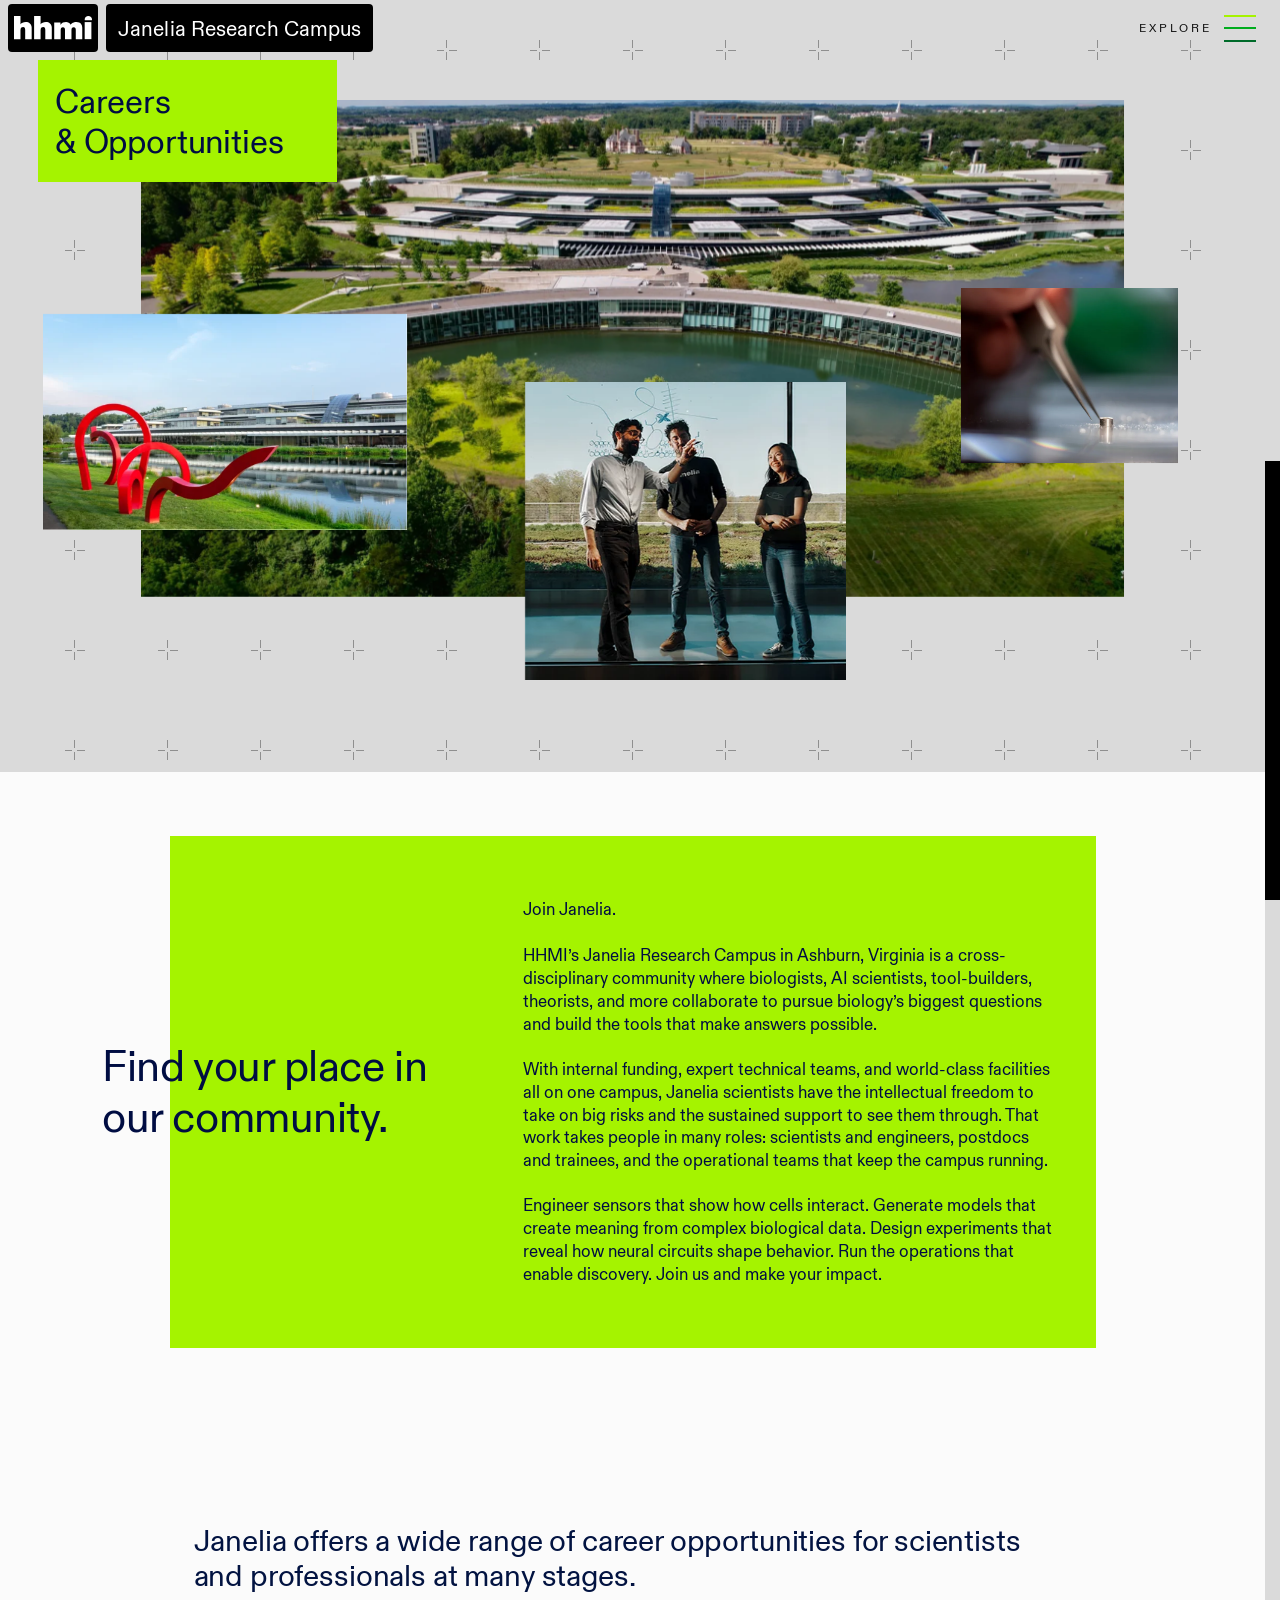
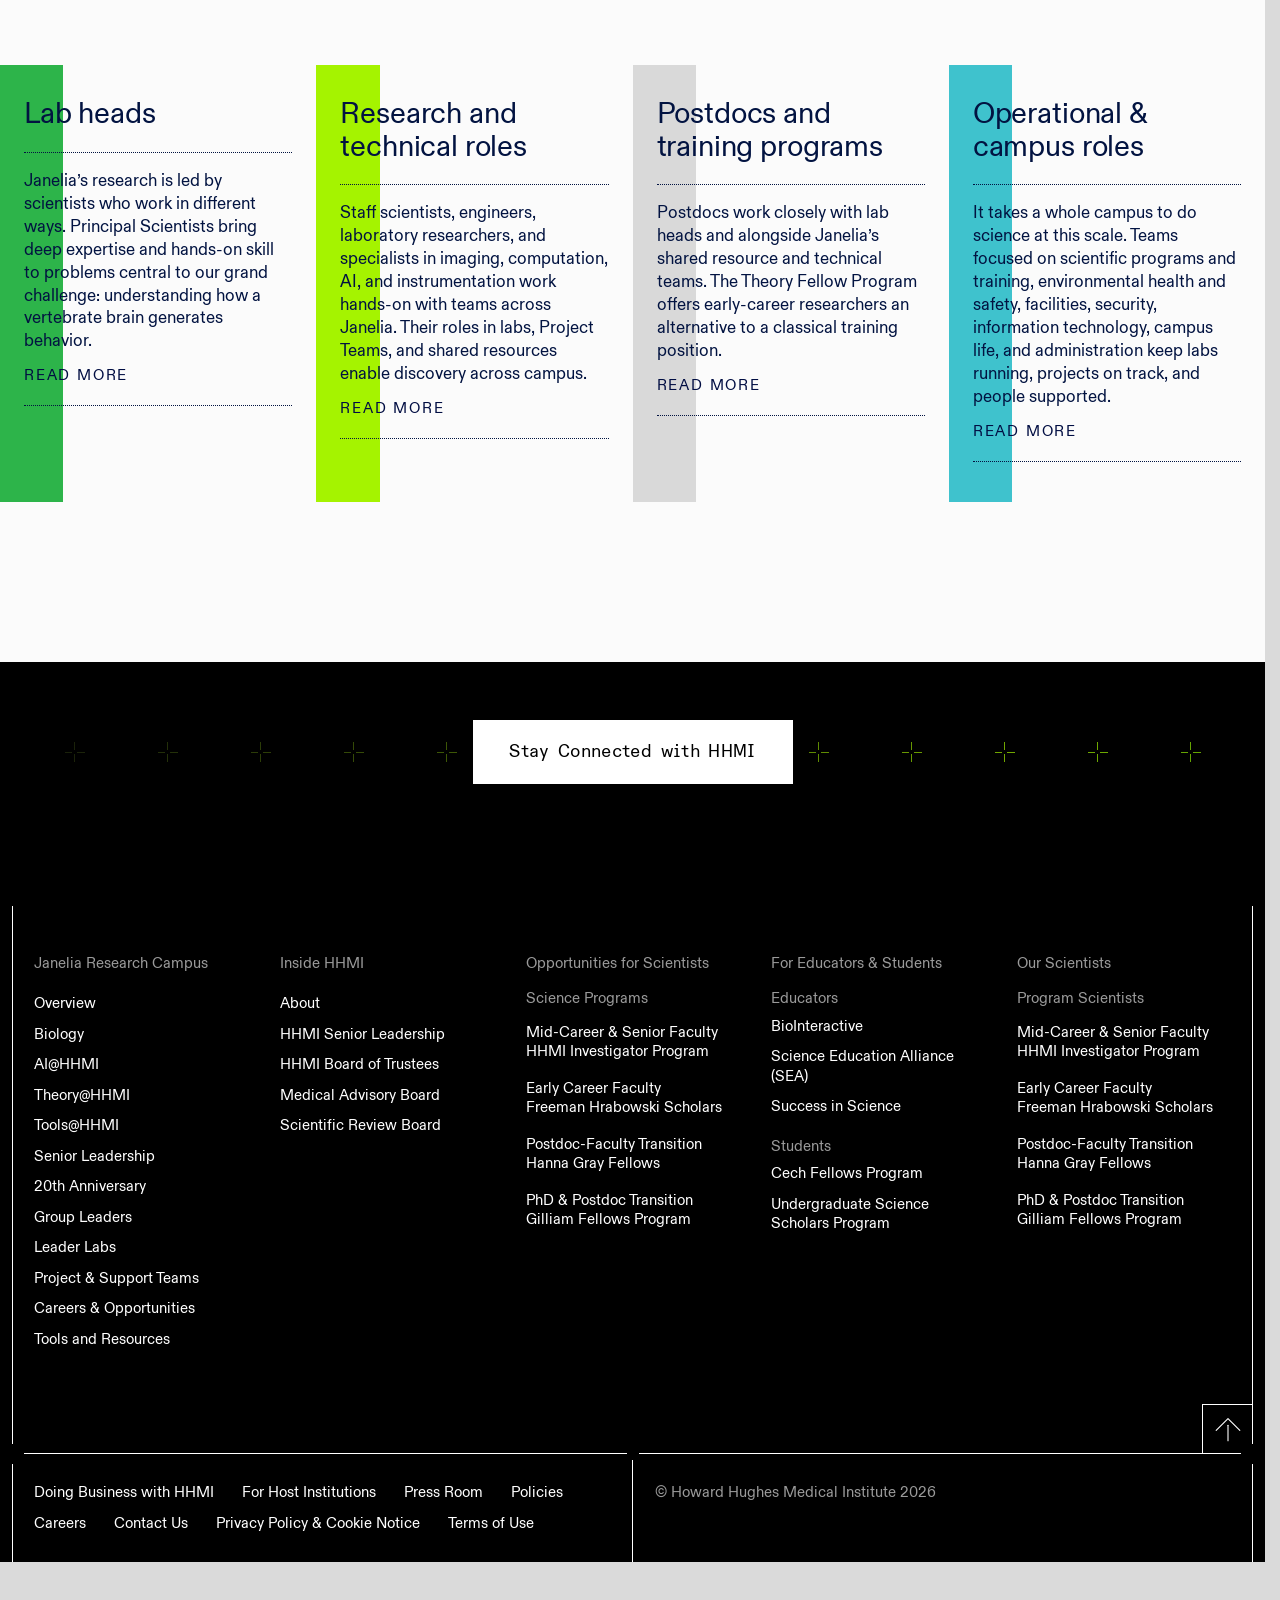
<file: careers.html>
<!doctype html>
<html lang="en">
<head>
<meta charset="utf-8">
<meta name="viewport" content="width=device-width, initial-scale=1, viewport-fit=cover">
<title>Careers &amp; Opportunities · HHMI Janelia</title>
<link rel="stylesheet" href="https://cdn.jsdelivr.net/npm/bootstrap@5.3.3/dist/css/bootstrap.min.css">
<link rel="preload" href="assets/ABCDiatype-Regular.woff2" as="font" type="font/woff2" crossorigin>
<link rel="stylesheet" href="assets/fonts.css">
<script>document.documentElement.classList.add('ch-js');   /* careers hero: photos wait for the intro */</script>
<style>
  :root {
    --page-bg: #000;               /* page background */
    --tile: #000;
    --ink: #fff;
    --green-1: #a5f300;            /* menu icon: lime */
    --green-2: #00ac1d;            /* menu icon: mid green */
    --green-3: #006b2a;            /* menu icon: dark green */
    --bar-h: 56px;
    --font-sans: "ABC Diatype", "Helvetica Neue", Arial, sans-serif;
    --font-mono: "ABC Diatype Semi-Mono", ui-monospace, Menlo, monospace;
    color-scheme: light;
  }
  body {
    margin: 0;
    background: var(--page-bg);
    color: var(--ink);
    font: 400 17px/1.35 var(--font-sans);   /* global body paragraph: ABC Diatype Regular 17px, line-height 1.35em (~23px) */
    -webkit-font-smoothing: antialiased;
  }

  /* ---------- Fixed menu bar (transparent, stays transparent on scroll) ---------- */
  .site-bar {
    position: fixed;
    inset: 0 0 auto 0;
    z-index: 1030;
    height: var(--bar-h);
    padding: 0 24px 0 8px;
    display: flex;
    align-items: center;
    justify-content: space-between;
    background: transparent;
    pointer-events: none;          /* clicks pass through the empty middle */
  }
  .site-bar > * { pointer-events: auto; }

  .brand {
    display: flex;
    align-items: center;
    gap: 8px;
    text-decoration: none;
    color: var(--ink);
  }
  .brand-tile {
    display: flex;
    align-items: center;
    height: 48px;
    background: var(--tile);
    border-radius: 4px;
    color: var(--ink);
  }
  .brand-logo { padding: 0 6px; }
  .brand-logo svg { display: block; width: 78px; height: auto; }
  .brand-campus {
    padding: 0 12px;
    font-size: 21px;
    line-height: 1;
    letter-spacing: 0.005em;
    white-space: nowrap;
  }

  .explore {
    display: flex;
    align-items: center;
    gap: 12px;
    padding: 8px 0 8px 8px;
    border: 0;
    background: none;
    color: var(--ink);
    font: 400 15px/1 var(--font-sans);
    letter-spacing: 0.2em;
    text-transform: uppercase;
    cursor: pointer;
  }
  .explore-label { font-size: 12px; transition: opacity .3s ease, visibility .3s; }
  .explore.is-compact .explore-label { opacity: 0; visibility: hidden; }   /* past the hero: icon only */
  .explore-icon {
    position: relative;
    width: 32px;
    height: 27px;
  }
  .explore-icon i {
    position: absolute;
    left: 0;
    width: 32px;
    height: 2px;
    transition: transform .35s cubic-bezier(.65,0,.35,1);
  }
  .explore-icon i:nth-child(1) { top: 0;      background: var(--green-1); transform-origin: 1px 1px; }   /* pivots on its left end */
  .explore-icon i:nth-child(2) { top: 12.5px; background: var(--green-2); transform-origin: 31px 1px; }  /* pivots on its right end */
  .explore-icon i:nth-child(3) { top: 25px;   background: var(--green-3); transform-origin: 0 1px; }
  .explore:focus-visible { outline: 2px solid var(--green-1); outline-offset: 2px; }

  /* "H" state: hover (mouse), keyboard focus, or tap on touch screens (.is-h).
     Lines stay 2px thick throughout: top swings down into the left upright,
     middle swings into the right upright, bottom rises and shortens into the crossbar. */
  .explore.is-h .explore-icon i:nth-child(1),
  .explore:focus-visible .explore-icon i:nth-child(1) { transform: rotate(90deg) scaleX(.84375); }
  .explore.is-h .explore-icon i:nth-child(2),
  .explore:focus-visible .explore-icon i:nth-child(2) { transform: translateY(-12.5px) rotate(-90deg) scaleX(.84375); }
  .explore.is-h .explore-icon i:nth-child(3),
  .explore:focus-visible .explore-icon i:nth-child(3) { transform: translate(5px, -12.5px) scaleX(.6875);   /* 22px crossbar, 3px gaps */ }
  @media (hover: hover) {
    .explore:hover .explore-icon i:nth-child(1) { transform: rotate(90deg) scaleX(.84375); }
    .explore:hover .explore-icon i:nth-child(2) { transform: translateY(-12.5px) rotate(-90deg) scaleX(.84375); }
    .explore:hover .explore-icon i:nth-child(3) { transform: translate(5px, -12.5px) scaleX(.6875);   /* 22px crossbar, 3px gaps */ }
  }
  @media (prefers-reduced-motion: reduce) {
    .explore-icon i { transition: none; }
  }

  @media (max-width: 575.98px) {
    .site-bar { padding-right: 12px; }
    .brand-tile { height: 40px; }
    .brand-logo svg { width: 64px; }
    .brand-campus { font-size: 15px; padding: 0 10px; }
    .explore-label { display: none; }
  }

  /* ---------- Decorative block: 4 divs in a 2 x 2 grid (reusable) ----------
     Usage: <div class="deco"><div></div><div></div><div></div><div></div></div>
     Order: top-left, top-right, bottom-left, bottom-right.
     Override --deco-w / --deco-h (whole block) or --deco-1..4 per instance. */
  .deco {
    --deco-w: 17px;
    --deco-h: 172px;
    --deco-1: #3fc2cd;   /* top-left: cyan */
    --deco-2: #000d42;   /* top-right: navy */
    --deco-3: #00ac1d;   /* bottom-left: green */
    --deco-4: #a5f300;   /* bottom-right: lime */
    display: grid;
    grid-template-columns: 1fr 1fr;
    grid-template-rows: 1fr 1fr;
    width: var(--deco-w);
    height: var(--deco-h);
    flex: none;
  }
  .deco > :nth-child(1) { background: var(--deco-1); }
  .deco > :nth-child(2) { background: var(--deco-2); }
  .deco > :nth-child(3) { background: var(--deco-3); }
  .deco > :nth-child(4) { background: var(--deco-4); }

  .hero-deco {
    position: absolute;
    top: 45%;
    transform: translateY(-50%);
    z-index: 1;
  }
  .hero-deco--left  { left: 0; }
  .hero-deco--right { right: 0; }
  @media (max-width: 575.98px) {
    .hero-deco {
      --deco-w: 10px; --deco-h: 100px;
      top: calc(72px + 57.5vw);      /* level with the headline: centre of the 4:5 video box */
    }
  }

  /* ---------- CTA arrow label (reusable): 4-square .deco + label + arrow, 30px tall ---------- */
  .cta {
    display: inline-flex;
    align-items: center;
    gap: 18px;
    height: 30px;
    color: #021341;
    text-decoration: none;
    font: 400 14px/1 var(--font-sans);
    letter-spacing: 0.08em;
    text-transform: uppercase;
    white-space: nowrap;
  }
  .cta:hover, .cta:focus-visible { color: #021341; }
  .cta:focus-visible { outline: 2px solid #021341; outline-offset: 4px; }
  .cta .deco {                       /* square: navy / lime over cyan / green */
    --deco-w: 24px;
    --deco-h: 24px;
    --deco-1: #000d42;
    --deco-2: #a5f300;
    --deco-3: #3fc2cd;
    --deco-4: #00ac1d;
  }
  .cta-arrow { width: 26px; height: 27px; margin-left: -3px; flex: none; overflow: visible; }
  .cta, .unit-explore { cursor: pointer; }   /* placeholder CTAs have no href yet; keep the hand cursor */

  /* Hover / focus: the four colours are reshuffled at random every 0.8s
     (script at the end of the page). Reduced motion: no shuffle. */


  /* ---------- Newsletter banner (after Highlighted Stories, before the footer) ----------
     Full width, 180px tall, black with one row of colour-wave crosshairs,
     the white "Join Newsletter" button centred. On hover it grows to the
     banner's height and shows "Stay Connected with HHMI" underneath. */
  .nl {
    --col: 78px;
    position: relative;
    height: 180px;
    background: #000;
  }
  .nl::before {
    content: ""; position: absolute; inset: 0; pointer-events: none;
    /* Same drifting colour wave as the other crosshair grids (dark-section
       variant with white, as in Project Teams), every 10s. */
    background: repeating-linear-gradient(135deg,
      #111    calc(var(--wave) + 0px),
      #A5F300 calc(var(--wave) + 800px),
      #00AC1D calc(var(--wave) + 1600px),
      #FFFFFF calc(var(--wave) + 2400px),
      #111    calc(var(--wave) + 3200px));
    animation: xhair-wave 10s linear infinite;
    opacity: .7;
    -webkit-mask: url("data:image/svg+xml,%3Csvg xmlns='http://www.w3.org/2000/svg' fill='none' stroke='%23000' stroke-width='1' shape-rendering='crispEdges'%3E%3Csvg x='50%25' y='50%25' overflow='visible'%3E%3Cpath d='M0 -10V-2.25M0 2.25V10M-10 0H-2.25M2.25 0H10'/%3E%3C/svg%3E%3C/svg%3E") center center / var(--col) 100% repeat-x;
            mask: url("data:image/svg+xml,%3Csvg xmlns='http://www.w3.org/2000/svg' fill='none' stroke='%23000' stroke-width='1' shape-rendering='crispEdges'%3E%3Csvg x='50%25' y='50%25' overflow='visible'%3E%3Cpath d='M0 -10V-2.25M0 2.25V10M-10 0H-2.25M2.25 0H10'/%3E%3C/svg%3E%3C/svg%3E") center center / var(--col) 100% repeat-x;
  }
  @media (prefers-reduced-motion: reduce) { .nl::before { animation: none; background: #fff; opacity: .5; } }
  @media (min-width: 1200px) { .nl { --col: 93px; } }
  @media (min-width: 1400px) { .nl { --col: 108px; } }
  @media (max-width: 767.98px) { .nl { --col: 58px; } }

  /* Colour-wave crosshair animation (shared with Build 2) */
  @property --wave { syntax: "<length>"; inherits: false; initial-value: 0px; }
  @keyframes xhair-wave { to { --wave: 3200px; } }
  /* Side colour bars on the Stay Connected button */
  .ue-bar--l { left: 0;  --deco-1: #000d42; --deco-2: #a5f300; --deco-3: #3fc2cd; --deco-4: #00ac1d; }
  .ue-bar--r { right: 0; --deco-1: #00ac1d; --deco-2: #3fc2cd; --deco-3: #a5f300; --deco-4: #000d42; }
  /* "Stay Connected with HHMI": a white button at rest. Hover (or tap on
     touch screens) grows it into a light panel inside the 180px banner:
     "Join Newsletter" + arrow on the left, a thin rule, and "Stay Social"
     with six round social icons on the right. Colour bars shuffle on the
     sides. Links and icons turn #00AC1D on hover / focus. */
  .nlx {
    position: absolute; top: 50%; left: 50%; z-index: 1;
    width: 320px; height: 64px;
    transform: translate(-50%, -50%);
    background: #fff; color: #000;
    transition: width .45s cubic-bezier(.65,0,.35,1), height .45s cubic-bezier(.65,0,.35,1), background-color .3s ease;
  }
  .nlx .deco { --deco-w: 17px; --deco-h: 70%; position: absolute; top: 50%; transform: translateY(-50%); opacity: 0; transition: opacity .3s ease; }
  .nlx-label {
    position: absolute; inset: 0; width: 100%;
    padding: 0; border: 0; background: none; color: inherit; cursor: pointer;
    font: 400 18px/1 var(--font-mono); letter-spacing: .02em; white-space: nowrap;
    transition: opacity .2s ease;
  }
  .nlx-panel {
    position: absolute; inset: 0;
    display: grid; grid-template-columns: 1fr 1px 1fr; align-items: center;
    padding: 14px 40px;
    opacity: 0; visibility: hidden;
    transition: opacity .25s ease, visibility 0s linear .25s;
  }
  .nlx.is-open { width: min(560px, 92%); height: 172px; background: #FBFBFB; }   /* opens on hover (mouse) or tap (touch) */
  .nlx.is-open .deco { opacity: 1; transition-delay: .2s; }
  .nlx.is-open .nlx-label { opacity: 0; pointer-events: none; }
  .nlx.is-open .nlx-panel { opacity: 1; visibility: visible; transition: opacity .3s ease .2s, visibility 0s; }
  .nlx-join { display: flex; flex-direction: column; align-items: center; gap: 14px; color: inherit; text-decoration: none; cursor: pointer; text-align: center; font: 400 18px/1.25 var(--font-mono); letter-spacing: .02em; transition: color .2s ease; }
  .nlx-arrow { width: 26px; height: 27px; overflow: visible; }
  .nlx-arrow path { stroke: currentColor; }
  .nlx-rule { align-self: stretch; margin: 8px 0; background: currentColor; }
  .nlx-social { display: flex; flex-direction: column; align-items: center; gap: 12px; }
  .nlx-h { margin: 0; font: 400 18px/1 var(--font-mono); letter-spacing: .02em; }
  .nlx-icons { display: grid; grid-template-columns: repeat(3, 40px); gap: 8px 16px; margin: 0; padding: 0; list-style: none; }
  .nlx-ic { display: grid; place-items: center; width: 40px; height: 40px; border: 1px solid currentColor; border-radius: 50%; color: #000; transition: color .2s ease; }
  .nlx-ic svg { width: 18px; height: 18px; }   /* Simple Icons (CC0) brand marks, filled in currentColor */
  .nl .nlx-join:hover, .nl .nlx-join:focus-visible, .nl .nlx-ic:hover, .nl .nlx-ic:focus-visible { color: #00AC1D; }
  .nlx :focus-visible { outline: 2px solid #00AC1D; outline-offset: 3px; }
  @media (max-width: 575.98px) {
    .nlx.is-open { width: 94%; }
    .nlx-panel { padding: 14px 24px; }
    .nlx-icons { grid-template-columns: repeat(3, 34px); gap: 8px 10px; }
    .nlx-ic { width: 34px; height: 34px; }
    .nlx-ic svg { width: 15px; height: 15px; }
    .nlx-join, .nlx-h { font-size: 15px; }
  }
  @media (prefers-reduced-motion: reduce) { .nlx, .nlx .deco, .nlx-label, .nlx-panel { transition: none; } }
  /* ---------- Join Janelia: lime box in the container, heading hangs out on the left ----------
     Box spans the middle 10 of 12 columns. Measured from the 1282px comp:
     heading ~46px starting 72px left of the box; copy starts at 40% of the box. */
  .below-hero { background: #fbfbfb; color: #000d42; }   /* plain, no crosshair grid */
  .jn { position: relative; padding: 64px 0 120px; }   /* 64px below the grid; gap above the roles block */
  .jn-box {
    container-type: inline-size;
    display: grid;
    grid-template-columns: 40% 1fr;
    align-items: center;
    padding: 62px 44px 62px 0;
    background: #a5f300;
    color: #000d42;
  }
  .jn-title {
    margin: 0 0 0 -7.7cqw;            /* 72px outside the box at 935px */
    padding-right: 32px;
    font: 400 clamp(30px, 4.9cqw, 60px)/1.18 var(--font-sans);
    letter-spacing: -0.01em;
  }
  .jn-copy h3 { margin: 0 0 1.35em; font: 400 17px/1.35 var(--font-sans); }   /* same as the paragraphs */
  .jn-copy p { margin: 0 0 22px; font-size: 17px; line-height: 1.35; }
  .jn-copy p:last-child { margin-bottom: 0; }
  @media (max-width: 767.98px) {
    .jn { padding-top: 48px; padding-bottom: 80px; }
    .jn-box { grid-template-columns: 1fr; padding: 40px 24px 44px; }
    .jn-title { margin: 0 0 28px -12px; padding-right: 0; font-size: clamp(30px, 8.5cqw, 40px); }
  }

  /* ---------- Roles: "Find Your Scientific Role" with three columns ----------
     Each column has a colour bar on its left edge behind the text, the role
     name, three points between dotted rules and an optional mono footnote. */
  .roles-title {
    margin: 0 0 16px;
    color: #021341;
    font: 400 clamp(25px, 2.35vw, 40px)/1.15 var(--font-sans);
    letter-spacing: -0.005em;
    text-align: left;
  }
  .roles-lead {                      /* global paragraph style, 17px / 1.35 */
    position: relative;
    max-width: 640px;
    margin: 0;
    color: #021341;
  }
  /* Intro block: container width, #FBFBFB, with a full-width .deco band on top */
  .roles-intro {
    position: relative;              /* paints above the crosshair grid */
    margin-bottom: 0;
    padding-bottom: 100px;
    background: #fbfbfb;             /* same as the section; still covers the crosshair grid */
  }
  .roles-intro .deco {
    --deco-w: 100%;
    --deco-h: 14px;                  /* two 7px rows */
    --deco-1: #00ac1d;               /* top-left: green */
    --deco-2: #3fc2cd;               /* top-right: cyan */
    --deco-3: #a5f300;               /* bottom-left: lime */
    --deco-4: #000d42;               /* bottom-right: navy */
    margin-bottom: 32px;
  }
  .roles-intro .roles-title,
  .roles-intro .roles-lead { margin-inline: 24px; }   /* same 24px inset as the role columns' text */
  .role {
    --bar: #66bec9;                  /* all four cards: cyan */
    position: relative;
    display: flex;
    flex-direction: column;
    height: 100%;
    padding: 32px 24px 40px;
    background: #fbfbfb;           /* covers the grid behind the column */
    color: #021341;
  }
  .role::before {                    /* colour bar behind the text */
    content: "";
    position: absolute;
    top: 0; bottom: 0; left: 0;
    width: 20%;
    background: var(--bar);
  }
  .role > * { position: relative; }
  /* Bars, in card order: green, lime, gray, cyan */
  .roles-row > :nth-child(1) .role { --bar: #2db44a; }
  .roles-row > :nth-child(2) .role { --bar: #a5f300; }
  .roles-row > :nth-child(3) .role { --bar: #d9d9d9; }
  .roles-row > :nth-child(4) .role { --bar: #3fc2cd; }
  .role h3 {
    margin: 0 0 22px;
    font: 400 clamp(25px, 2.3vw, 40px)/1.1 var(--font-sans);
    letter-spacing: -0.005em;
  }
  .role ul {
    margin: 0;
    padding: 0;
    list-style: none;
    border-top: 1px dotted #021341;
  }
  .role li {
    padding: 16px 0 22px;
    border-bottom: 1px dotted #021341;
    font: 400 17px/1.35 var(--font-sans);   /* paragraph style */
    letter-spacing: normal;
  }
  .role-note {
    margin: 16px 0 0;
    font: 400 12px/1.4 "ABC Diatype Semi-Mono", ui-monospace, monospace;
    letter-spacing: 0.02em;
  }
  /* Careers: 4 across on desktop, 2 on tablets, 1 on phones */
  .roles { position: relative; padding: 0 0 160px; }
  .roles .roles-intro { padding: 56px 0 72px; }
  .roles .roles-title { max-width: 900px; margin-bottom: 0; }
  .roles-row { row-gap: 48px; }   /* 4 across on desktop; 2 x 2 on tablets, 1 per row on phones */


  /* Role cards: first two sentences, then "Read More" on the next line opens the
     rest in place. Text only, styled like Build 2's Biology panel label,
     in dark ink with the light-page green hover. */
  .ul-more {
    display: flex; align-items: center; gap: 12px;
    margin-top: 16px; padding: 0; border: 0; background: none;
    color: #000d42; font: 400 15px/1 var(--font-sans); letter-spacing: 0.12em; text-transform: uppercase;
    cursor: pointer; transition: color .2s ease;
  }
  .ul-more:hover, .ul-more:focus-visible { color: #006b2a; }
  .ul-more:focus-visible { outline: 2px solid #006b2a; outline-offset: 4px; }
  .mj-extra { display: grid; grid-template-rows: 0fr; transition: grid-template-rows .45s ease; }
  .mj-extra > div { overflow: hidden; }
  .mj-extra.is-open { grid-template-rows: 1fr; }
  .mj-extra p { margin: 1.35em 0 0; }
  .mj-extra--cont p:first-child { margin-top: 0; }
  @media (prefers-reduced-motion: reduce) { .mj-extra { transition: none; } }

  /* ---------- Footer (from studies/footer.html) ----------
     Black mega footer: one column per site section, then "Back to top".
     The page lifts away like a curtain to uncover a particle HHMI wordmark
     fixed underneath, which scatters from the pointer. Fonts: ABC Diatype. */
  main { position: relative; z-index: 1; background: var(--page-bg); }   /* the curtain */
  .mfoot { --dim: #9a9a9a; --soft: #cfcfcf; --rule: #2b2b2b; background: #000; color: #fff; font: 400 15px/1.4 var(--font-sans); }   /* no border */
  .mfoot a { color: inherit; text-decoration: none; cursor: pointer; }
  .mfoot .in { padding: 64px 12px 0; }   /* the Schema boxes run full width, 12px in from each side */
  /* Footer menu inside one Schema cell (1 x 1): the box's lines break at
     the corners like the Janelia at a Glance grid (top/bottom stop 12px short
     of the sides, sides stop 10px short of top/bottom). The menu's five groups
     sit in columns inside; Back to top in the bottom-right corner. */
  .mf-box { position: relative; padding: 48px 22px 40px; }   /* 22px in from the lines, like the Highlighted Stories cards */
  .mf-box:not(.mf-box--links) { padding-bottom: 100px; }   /* room for the Back to top box */
  .mf-box::before, .mf-box::after { content: ""; position: absolute; pointer-events: none; border: 0 solid #fff; }   /* white grid */
  .mf-box::before { top: 0; bottom: 0; left: 12px; right: 12px; border-bottom-width: 1px; }   /* no top line; the bottom line is the row line */
  .mf-box::after  { top: 10px; bottom: 10px; left: 0; right: 0; border-left-width: 1px; border-right-width: 1px; }
  .mf-cols { display: grid; grid-template-columns: repeat(5, minmax(0, 1fr)); gap: 48px 32px; }
  /* Back to top: a 50px corner box like Read More's (.mj-more-box), tucked
     into the bottom-right corner of the menu box: lines on its top and left. */
  .mf-top { position: absolute; right: 1px; bottom: 0; }   /* tucked against the frame's right line */
  /* Second row of the Schema (1 col): shares the first box's bottom line,
     so only its own bottom line is drawn; its sides break at the row line. */
  .mf-box--links { display: grid; grid-template-columns: 1fr 1fr; padding: 0; }   /* 2 cells: links | copyright */
  .mf-half { position: relative; padding: 28px 22px; }
  /* Middle line + where it meets the row line: a three-armed crosshair
     (left, right, down) with a 6px gap at the centre, like the frame's
     crosshairs: the row line is cut 6px either side, the middle line starts
     6px below. Open at the bottom. */
  .mf-half--copy::before { content: ""; position: absolute; left: -.5px; top: 6px; bottom: 0; border-left: 1px solid #fff; }
  .mf-half--copy::after { content: ""; position: absolute; left: -6px; top: -1.5px; width: 12px; height: 3px; background: #000; }   /* cuts the row line at the junction */
  .mf-box--links::before { border-bottom-width: 0; }   /* last row: no bottom line */
  .mf-box:not(.mf-box--links)::after { top: 0; }   /* open outer edges, as in the Schema: sides run to the top / bottom */
  .mf-box--links::after { bottom: 0; }
  .mf-legal { list-style: none; margin: 0; padding: 0; display: flex; flex-wrap: wrap; gap: 10px 28px; font-size: 15px; }
  .mfoot .mf-legal a { color: inherit; text-decoration: none; }
  .mfoot .mf-legal a:hover { text-decoration: underline; text-underline-offset: 4px; text-decoration-thickness: 1px; }
  .mf-copy { margin: 0; font-size: 15px; color: var(--dim); }
  .mf-col .mf-pair .t { display: block; }
  .mf-col li + li > .mf-pair { margin-top: 6px; }
  .mf-col { min-width: 0; }
  .mf-col h3 { font: 400 15px/1.3 var(--font-sans); color: var(--dim); margin: 0 0 16px; }   /* regular Diatype, 15px like everything in the footer */
  .mf-col h3 a:hover { color: #fff; }
  .mf-col ul { list-style: none; margin: 0; padding: 0; display: grid; gap: 1px; }
  .mf-col li > a { display: block; padding: 5px 0; line-height: 1.3; font-size: 15px; }
  .mf-col a:hover .t { text-decoration: underline; text-underline-offset: 4px; text-decoration-thickness: 1px; }
  .mf-col .sub { margin-top: 14px; padding-bottom: 2px; font: 400 15px/1.3 var(--font-sans); color: var(--dim); }
  .mf-col .sub:first-child { margin-top: 0; }
  .mf-col .sel .t { text-decoration: underline; text-underline-offset: 4px; }
  .mfoot .totop { display: grid; place-items: center; width: 50px; height: 50px; border-top: 1px solid #fff; border-left: 1px solid #fff; }   /* right side = the frame line (breaks 10px above the row line); bottom = the row line */
  .mfoot .totop svg { width: 24px; height: 25px; transform: rotate(-90deg); overflow: visible; }
  .mfoot .totop svg path { stroke: #fff; transition: stroke .2s ease; }
  .mfoot .totop:hover svg path { stroke: #7DE050; }
  .mfoot :focus-visible { outline: 2px solid #fff; outline-offset: 3px; }
  .mf-stage { position: fixed; left: 0; right: 0; bottom: 0; z-index: 0; height: var(--stage-h, calc(22.3vw + 80px)); background: #000; }
  .mf-stage canvas { display: block; width: 100%; height: 100%; touch-action: pan-y; }
  .mf-reveal { height: var(--stage-h, calc(22.3vw + 80px)); }
  @media (max-width: 1199.98px) { .mf-cols { grid-template-columns: repeat(3, minmax(0, 1fr)); } }
  @media (max-width: 575.98px) {
    .mf-box { padding: 32px 22px 24px; }
    .mf-box--links { grid-template-columns: 1fr; padding: 0; }
    .mf-half { padding: 24px 22px; }
    .mf-half--copy::before { left: 12px; right: 12px; top: -.5px; bottom: auto; border-left: 0; border-top: 1px solid #fff; }
    .mf-half--copy::after { display: none; }   /* stacked: a row line between, stopping short of the sides */
    .mf-cols { grid-template-columns: repeat(2, minmax(0, 1fr)); gap: 36px 20px; }
  }
  /* ---------- Sidebar menu (opened by Explore) ----------
     A <dialog> flush right: 480px on desktop, full width on phones. It
     appears instantly over a dimmed page (no fade, no movement). Dark by default; the switch
     in the top-left turns the sidebar (only) light, remembered per browser.
     Rows use the CTA arrow: down for sections (up when open), right for updates. */
  .smenu {
    position: fixed; inset: 0 0 0 auto;
    width: 480px; max-width: 100%; height: 100%; max-height: none;
    margin: 0; padding: 0; border: 0;
    background: #000; color: #fff;
    transition: background-color .3s ease, color .3s ease;
    font-family: var(--font-sans);
  }
  .smenu::backdrop { background: rgba(0,0,0,.5); }
  .smenu.is-light { background: #fff; color: #000; }
  html.sm-open { overflow: hidden; }
  html { scrollbar-gutter: stable; }   /* locking the scroll never shifts the header, so the close H stays on the Explore H */
  .sm-in { display: flex; flex-direction: column; min-height: 100%; padding: 0 24px 40px; }
  .sm-top { position: sticky; top: 0; z-index: 1; display: flex; align-items: center; justify-content: space-between; height: 96px; background: inherit; }   /* stays put while the list scrolls under it */
  .sm-in { background: inherit; }
  .smenu button { font: inherit; color: inherit; background: none; border: 0; padding: 0; cursor: pointer; }
  .smenu :focus-visible { outline: 2px solid currentColor; outline-offset: 3px; }
  .smenu svg path { stroke: currentColor; }

  /* Light-mode switch */
  .smenu .sm-mode { display: inline-flex; align-items: center; gap: 10px; font: 400 12px/1 var(--font-sans); letter-spacing: .2em; text-transform: uppercase; }
  .sm-track { position: relative; width: 40px; height: 22px; border: 1px solid currentColor; border-radius: 11px; }
  .sm-track::after { content: ""; position: absolute; top: 3px; left: 3px; width: 14px; height: 14px; border-radius: 50%; background: currentColor; transition: transform .25s ease; }
  .sm-mode[aria-checked="true"] .sm-track::after { transform: translateX(18px); }

  /* Close: the Explore icon itself in its "H" (hover) state, placed by JS
     exactly over the header's Explore icon. */
  .sm-close { position: fixed; z-index: 1; display: block; padding: 0; line-height: 0; }
  .sm-close .explore-icon { display: block; }   /* a real 32x27 hit area (an inline span had none) */
  .sm-close .explore-icon i { transition: none; }
  .sm-close .explore-icon i:nth-child(1) { transform: rotate(90deg) scaleX(.84375); }
  .sm-close .explore-icon i:nth-child(2) { transform: translateY(-12.5px) rotate(-90deg) scaleX(.84375); }
  .sm-close .explore-icon i:nth-child(3) { transform: translate(5px, -12.5px) scaleX(.6875); }

  /* Two panels side by side in .sm-slide (200% wide). Default shows the
     Janelia panel (right); "Main" slides the main panel in from the left.
     Each panel's rules bleed past the side the other panel lives on. */
  .sm-in { padding: 0; }   /* no bottom padding: the News colour bars sit flush on the sidebar's bottom edge */
  .sm-top { padding: 0 24px; }
  /* The line under the top bar belongs to the (sticky) bar, so it stays put
     while the menu scrolls. It still bleeds toward the other panel: off the
     right edge on the Janelia panel, off the left edge on the main panel,
     and slides across with the panels. */
  .sm-top::after {
    content: ""; position: absolute; bottom: 0; left: var(--sm-pad); right: 0;
    border-top: 1px solid currentColor;
    transition: left .45s cubic-bezier(.65,0,.35,1), right .45s cubic-bezier(.65,0,.35,1);
  }
  .smenu.is-main .sm-top::after { left: 0; right: var(--sm-pad); }
  @media (prefers-reduced-motion: reduce) { .sm-top::after { transition: none; } }
  .sm-stage { flex: none; margin-bottom: 96px; overflow: hidden; transition: height .45s cubic-bezier(.65,0,.35,1); }
  .sm-slide { display: flex; align-items: flex-start; width: 200%; transform: translateX(-50%); transition: transform .45s cubic-bezier(.65,0,.35,1); }
  .smenu.is-main .sm-slide { transform: none; }
  .smenu { --sm-pad: 24px; }
  @media (max-width: 575.98px) { .smenu { --sm-pad: 11px; } }
  .sm-panel { flex: 0 0 50%; padding: 0 var(--sm-pad); }
  /* "Main →" / "← Back" share the top-left slot */
  .smenu .sm-main { display: inline-flex; align-items: center; gap: 18px; font-size: 26px; line-height: 1; transition: opacity .3s ease, color .2s ease; }
  .sm-main svg { width: 32px; height: 34px; }
  .sm-back svg { transform: rotate(180deg); }
  .smenu .sm-back { white-space: nowrap; }
  @media (max-width: 575.98px) {   /* the longer label fits beside the close H on phones */
    .smenu .sm-back { gap: 12px; font-size: clamp(16px, 5.3vw, 26px); }
    .sm-back svg { width: 26px; height: 28px; }
  }   /* "← Janelia Research Campus": shown in place of "Main" on the main panel */
  /* Janelia panel */
  .sm-jrc { margin-right: calc(-1 * var(--sm-pad)); padding: 28px var(--sm-pad) 40px 0; }
  .sm-jh { margin: 0 0 18px; font: 400 26px/1.15 var(--font-sans); }
  /* Main panel */
  .sm-nav { list-style: none; margin: 0 0 0 calc(-1 * var(--sm-pad)); padding: 0; }
  .sm-nav > li { margin-left: var(--sm-pad); }
  .sm-nav > li + li { border-top: 1px solid currentColor; }
  .smenu .sm-row { display: flex; align-items: center; justify-content: space-between; gap: 16px; width: 100%; min-height: 76px; padding: 14px 0; text-align: left; font-size: 26px; line-height: 1.15; color: inherit; text-decoration: none; cursor: pointer; }
  .sm-row svg { flex: none; width: 32px; height: 34px; transform: rotate(90deg); transition: transform .35s ease; }
  .sm-nav > li:last-child .sm-row { padding-bottom: 40px; }
  /* Search: looks exactly like the other rows; click it and you can type
     (a stand-in for now, nothing is submitted). */
  .sm-search { cursor: text; }
  .sm-search input {
    width: 100%; min-width: 0; margin: 0; padding: 0;
    border: 0; border-radius: 0; background: none; outline: none;
    font: inherit; color: inherit; caret-color: currentColor;
    -webkit-appearance: none; appearance: none;
  }
  .smenu .sm-search input:focus-visible { outline: none; }   /* no box: the caret shows it's active */
  .sm-search input::placeholder { color: inherit; opacity: 1; }
  .sm-search input:focus::placeholder { opacity: .35; }
  .sm-search input::-webkit-search-cancel-button { -webkit-appearance: none; }
  .sm-row[aria-expanded="true"] svg { transform: rotate(-90deg); }
  /* Sub-menus (open under a section): green group headings, links indented */
  .sm-sub { list-style: none; margin: 0; padding: 0 0 36px; }
  .sm-sub[hidden] { display: none; }
  .sm-group + .sm-group { margin-top: 28px; }
  .sm-gh { margin: 4px 0 14px; font: 400 17px/1.25 var(--font-sans); color: #7DE050; }
  .smenu.is-light .sm-gh { color: var(--green-3); }
  .sm-list, .sm-links { list-style: none; margin: 0; padding: 0 0 0 28px; }   /* Janelia links share the sub-menu style */
  .sm-list a, .sm-links a { display: block; padding: 2px 0; color: inherit; text-decoration: none; cursor: pointer; font-size: 17px; line-height: 1.3; }
  .sm-list--pairs li + li { margin-top: 12px; }
  .sm-list--pairs a span { display: block; }
  /* News & Updates: framed by colour bars and corner crosshairs; follows the menu */
  .sm-news[hidden] { display: none; }
  .sm-in:has(.sm-news[hidden]) .sm-stage { margin-bottom: 24px; }
  .sm-news { position: relative; margin-top: auto; padding: 50px 0 0; }   /* pushed to the bottom; follows the menu when it is longer */
  /* News sits inside the careers section's HHMI frame (.hframe): edges,
     long corner crosshairs and H / H / M / I at the corners, drawn here in
     the sidebar's ink (white in dark, black in light). */
  .sm-frame { --hf-ink: currentColor; display: block; aspect-ratio: auto; margin: 0 40px 56px; padding: 40px 28px; }   /* 56px below: room for the M / I letters before the switch */
  .sm-frame .hf-x { background: currentColor;
    -webkit-mask: url("data:image/svg+xml,%3Csvg xmlns='http://www.w3.org/2000/svg' fill='none' stroke='%23000' stroke-width='1' shape-rendering='crispEdges'%3E%3Csvg x='50%25' y='50%25' overflow='visible'%3E%3Cpath d='M0 -30V-6M0 6V30M-30 0H-6M6 0H30'/%3E%3C/svg%3E%3C/svg%3E") no-repeat;
            mask: url("data:image/svg+xml,%3Csvg xmlns='http://www.w3.org/2000/svg' fill='none' stroke='%23000' stroke-width='1' shape-rendering='crispEdges'%3E%3Csvg x='50%25' y='50%25' overflow='visible'%3E%3Cpath d='M0 -30V-6M0 6V30M-30 0H-6M6 0H30'/%3E%3C/svg%3E%3C/svg%3E") no-repeat; }
  /* Dark/light switch: bottom-left corner of the sidebar, always in view
     (sticks to the bottom while the menu scrolls). */
  .sm-foot { position: sticky; bottom: 0; z-index: 1; margin-top: auto; padding: 16px var(--sm-pad) 20px; background: inherit; }
  .smenu .sm-mode { display: flex; }   /* dark/light switch: just above the News box, top right */
  .sm-label { margin: 0 0 40px; font: 400 14px/1 var(--font-sans); letter-spacing: .2em; text-transform: uppercase; }
  .sm-up { list-style: none; margin: 0; padding: 0; }
  .sm-up li + li { margin-top: 40px; }
  .sm-up a { display: block; color: inherit; text-decoration: none; cursor: pointer; font-size: 17px; line-height: 1.12; }
  /* Hover colour by mode: lime in dark, dark green in light. Text and arrows
     both pick it up (arrows draw in currentColor); nothing moves. */
  .smenu { --sm-hover: #7DE050; scrollbar-width: none; }
  .smenu::-webkit-scrollbar { display: none; }   /* rules and colour bars run to the edge */
  .smenu.is-light { --sm-hover: #006B2A; }
  .smenu .sm-links a[aria-current="page"] { color: var(--sm-hover); }   /* current page (Overview): lime in dark, #006B2A in light */
  .smenu .sm-row, .smenu .sm-links a, .smenu .sm-list a, .smenu .sm-up a { transition: color .2s ease; }
  .smenu .sm-row:hover, .smenu .sm-main:hover, .smenu .sm-links a:hover, .smenu .sm-nav .sm-list a:hover, .smenu .sm-news .sm-up a:hover { color: var(--sm-hover); }   /* beats Bootstrap's a:not([href]):not([class]):hover */
  /* Close H: white in dark mode, black in light (not the header's greens) */
  .smenu .sm-close .explore-icon i { background: currentColor; }
  .smenu .sm-close:hover { color: var(--sm-hover); }
  @media (max-width: 575.98px) { .smenu { width: 100%; } }   /* the visible width (100vw would include a scrollbar gutter and push the panel off the left edge) */
  @media (prefers-reduced-motion: reduce) { .smenu, .sm-row svg, .sm-track::after { transition: none; } }
  /* Real links in the footer columns keep the footer colours */
  .mf-col li > a[href] { color: inherit; text-decoration: none; }
  /* ---------- Careers hero: grid background + photo collage ----------
     Section is a size container; every collage measurement is in cqw so the
     whole composition scales with the window, as measured from the 1668px comp.
     The aerial photo is always centered (margin: auto); the label and three
     photos are absolutely positioned on top of it in % of its box. */
  body.page-careers { background: #dadada; }
  .page-careers .explore { color: #111; }                 /* EXPLORE label readable on the light grid */

  .cgrid {                         /* gray crosshair surface shared by the hero and "Join Janelia" */
    --row: 100px;
    --col: calc((100% - 56px) / 12);
    --step: 1;
    --xhair: url("data:image/svg+xml,%3Csvg xmlns='http://www.w3.org/2000/svg' fill='none' stroke='%23000' stroke-width='1' shape-rendering='crispEdges'%3E%3Csvg x='50%25' y='50%25' overflow='visible'%3E%3Cpath d='M0 -10V-2.25M0 2.25V10M-10 0H-2.25M2.25 0H10'/%3E%3C/svg%3E%3C/svg%3E");
    position: relative;
    background: #dadada;
    color: #000d42;
    overflow: clip;
  }
  .ch {
    position: relative;
    container-type: inline-size;
    padding: max(calc(var(--bar-h) + 40px), 7.8cqw) 0 calc(10.6cqw + 40px);   /* lowest photo + 40px of grid */
    overflow: clip;
  }
  /* Static gray crosshairs on the Bootstrap container's column lines, rows every 100px */
  .cgrid::before {
    content: "";
    position: absolute;
    inset: 0;
    pointer-events: none;
    background: #8f8f8f;
    -webkit-mask: var(--xhair) center 0 / calc(var(--col) * var(--step)) var(--row) repeat;
            mask: var(--xhair) center 0 / calc(var(--col) * var(--step)) var(--row) repeat;
    -webkit-mask-position: round(nearest, 50%, 1px) 0;
            mask-position: round(nearest, 50%, 1px) 0;
  }
  /* Same column spacing as Build 2's grid section; phones and small tablets: every 3rd line */
  @media (min-width: 576px)  { .cgrid { --col: 43px; } }
  @media (min-width: 768px)  { .cgrid { --col: 58px; } }
  @media (min-width: 992px)  { .cgrid { --col: 78px; } }
  @media (min-width: 1200px) { .cgrid { --col: 93px; } }
  @media (min-width: 1400px) { .cgrid { --col: 108px; } }
  @media (max-width: 767.98px) { .cgrid { --step: 3; } }

  /* The collage */
  .ch-stage {
    position: relative;
    width: 77.76cqw;               /* 1297 / 1668 */
    aspect-ratio: 1297 / 655;
    margin: 0 auto;                /* the big image is always centered */
  }
  /* Load: photos are hidden (class set in <head>) until decoded, then fade in
     while rising 16px into place with a tiny overshoot, 0.1s apart.
     Reduced motion: fade only. The label has no animation. */
  .ch-js .ch-layer:not(.ch-label) { opacity: 0; }
  .ch-layer { position: absolute; }
  @keyframes ch-pop  { from { opacity: 0; translate: 0 16px; } to { opacity: 1; translate: 0 0; } }
  @keyframes ch-fade { from { opacity: 0; } to { opacity: 1; } }
  .ch-stage.is-in .ch-layer:not(.ch-label) { animation: ch-pop .6s cubic-bezier(.34, 1.3, .64, 1) both; }
  .ch-stage.is-in .ch-layer.ch-sculpt { animation-delay: .1s; }
  .ch-stage.is-in .ch-layer.ch-tweez  { animation-delay: .2s; }
  .ch-stage.is-in .ch-layer.ch-people { animation-delay: .3s; }
  @media (prefers-reduced-motion: reduce) {
    .ch-stage.is-in .ch-layer:not(.ch-label) { animation: ch-fade .5s ease-out both; animation-delay: 0s; }
  }
  .ch-layer img { display: block; width: 100%; height: 100%; object-fit: cover; }
  .ch-main   { inset: 0;                                                 z-index: 1; }
  .ch-sculpt { left: -9.64%; top: 28.24%; width: 37.01%; height: 43.51%; z-index: 2; }
  .ch-tweez  { left: 87.43%; top:  8.24%; width: 22.05%; height: 35.27%; z-index: 3; }
  .ch-tweez img { object-position: 62% 70%; }      /* keep the tips and the cylinder in frame */
  .ch-people { left: 57.44%; top: 61.07%; width: 32.61%; height: 60.00%; z-index: 4; }
  .ch-people img { object-position: 50% 40%; }
  .ch-label  { left: -10.41%; top: -8.09%; min-width: 29.53%; min-height: 25.34%; z-index: 5; }

  .ch-title {
    margin: 0;
    background: #a5f300;
    color: #000d42;
    font: 400 clamp(18px, 2.64cqw, 64px)/1.18 var(--font-sans);   /* 44px at 1668px */
    letter-spacing: -0.005em;
    padding: .68em 1.6em .62em .5em;
    white-space: nowrap;
    height: 100%;
  }

  /* Phones: a bigger aerial photo so the pieces stay legible */
  @media (max-width: 575.98px) {
    .ch { padding-top: calc(var(--bar-h) + 56px); padding-bottom: 28cqw; }
    .ch-stage { width: 86cqw; }
    .ch-label { left: -4%; top: -22%; }
    .ch-sculpt { left: -5%; }
    .ch-tweez { left: 80%; }
  }
</style>
</head>
<body class="page-careers">

<header class="site-bar">
  <a class="brand" href="#" aria-label="HHMI Janelia Research Campus home">
    <span class="brand-tile brand-logo">
      <svg viewBox="0 0 128 38" role="img" aria-label="HHMI">
        <g fill="currentColor" fill-rule="evenodd"><path d="M0,0 L10.6326783,0 L10.6326783,13.3585568 L10.7405466,13.3585568 C12.5660116,11.2287875 14.9303817,9.68631694 19.4398916,9.68631694 C24.4354642,9.68631694 29,12.719323 29,19.0532334 L29,38 L18.3673217,38 L18.3673217,23.5222432 C18.3673217,20.3299697 17.9908742,18.0954648 14.8753558,18.0954648 C13.0498908,18.0954648 10.6326783,18.9991344 10.6326783,23.4175076 L10.6326783,38 L0,38 L0,0"/><path d="M33,0 L43.6324017,0 L43.6324017,13.3585568 L43.7402717,13.3585568 C45.5657641,11.2287875 47.9301699,9.68631694 52.4419312,9.68631694 C57.4353955,9.68631694 62,12.719323 62,19.0532334 L62,38 L51.3671616,38 L51.3671616,23.5222432 C51.3671616,20.3299697 50.9907084,18.0954648 47.8751431,18.0954648 C46.0500873,18.0954648 43.6324017,18.9991344 43.6324017,23.4175076 L43.6324017,38 L33,38 L33,0"/><path d="M66,10.6843569 L76.2404845,10.6843569 L76.2404845,14.3158571 L76.3481689,14.3158571 C78.4913943,11.1568585 81.6011638,10 85.4612366,10 C88.4637577,10 91.6794677,11.5257864 92.9673213,14.2619302 C93.3958791,13.9469292 95.5391046,10 102.456195,10 C109.586474,10 112,14.8422855 112,19.2617162 L112,38 L101.38371,38 L101.38371,23.2103574 C101.38371,20.6317141 101.115589,18.3141451 97.8998787,18.3141451 C95.2182311,18.3141451 94.3079271,20.3684999 94.3079271,23.2103574 L94.3079271,38 L83.691637,38 L83.691637,23.2103574 C83.691637,20.6317141 83.4235158,18.3141451 80.2078057,18.3141451 C77.5261582,18.3141451 76.6162901,20.3684999 76.6162901,23.2103574 L76.6162901,38 L66,38 L66,10.6843569"/><path d="M127.750439,7 C127.911577,6.50960867 128,5.98823666 128,5.45015141 C128,2.43931982 125.314083,0 121.999327,0 C118.686366,0 116,2.43931982 116,5.45015141 C116,5.98823666 116.088872,6.50960867 116.250009,7 L127.750439,7"/><polygon points="116 38 127 38 127 10 116 10"/></g>
      </svg>
    </span>
    <span class="brand-tile brand-campus">Janelia Research Campus</span>
  </a>
  <button class="explore" type="button" aria-label="Explore menu" aria-expanded="false" aria-controls="smenu" aria-haspopup="dialog">
    <span class="explore-label">Explore</span>
    <span class="explore-icon" aria-hidden="true"><i></i><i></i><i></i></span>
  </button>
</header>

<dialog class="smenu" id="smenu" aria-label="Menu">
  <div class="sm-in">
    <div class="sm-top">
      <button class="sm-main" type="button" aria-controls="smMain"><span>Main</span><svg viewBox="0 0 34 36" fill="none" aria-hidden="true"><path d="M0.79 18H23" stroke-width="1.58073" stroke-linecap="round"/><path transform="translate(15 0.18)" d="M0.790405 0.790186L17.8133 17.8131L0.790405 34.8359" stroke-width="1.58073" stroke-linecap="round" stroke-linejoin="round"/></svg></button>
      <button class="sm-main sm-back" type="button" aria-controls="smJrc" hidden><svg viewBox="0 0 34 36" fill="none" aria-hidden="true"><path d="M0.79 18H23" stroke-width="1.58073" stroke-linecap="round"/><path transform="translate(15 0.18)" d="M0.790405 0.790186L17.8133 17.8131L0.790405 34.8359" stroke-width="1.58073" stroke-linecap="round" stroke-linejoin="round"/></svg><span>Janelia Research Campus</span></button>
      <button class="sm-close" type="button" aria-label="Close menu"><span class="explore-icon" aria-hidden="true"><i></i><i></i><i></i></span></button>
    </div>
    <div class="sm-stage">
      <div class="sm-slide">
        <!-- Main menu (left; slides in from the left when "Main" is clicked) -->
        <nav class="sm-panel sm-panel--main" id="smMain" aria-label="Main menu" inert>
          <ul class="sm-nav">
            <li><button class="sm-row" type="button" aria-expanded="false" aria-controls="smSub1"><span>Inside HHMI</span><svg viewBox="0 0 34 36" fill="none" aria-hidden="true"><path d="M0.79 18H23" stroke-width="1.58073" stroke-linecap="round"/><path transform="translate(15 0.18)" d="M0.790405 0.790186L17.8133 17.8131L0.790405 34.8359" stroke-width="1.58073" stroke-linecap="round" stroke-linejoin="round"/></svg></button><ul class="sm-sub" id="smSub1" hidden><li><ul class="sm-list"><li><a>About</a></li><li><a>HHMI Senior Leadership</a></li><li><a>HHMI Board of Trustees</a></li><li><a>Medical Advisory Board</a></li><li><a>Scientific Review Board</a></li></ul></li></ul></li>
            <li><button class="sm-row" type="button" aria-expanded="false" aria-controls="smSub2"><span>Opportunities for Scientists</span><svg viewBox="0 0 34 36" fill="none" aria-hidden="true"><path d="M0.79 18H23" stroke-width="1.58073" stroke-linecap="round"/><path transform="translate(15 0.18)" d="M0.790405 0.790186L17.8133 17.8131L0.790405 34.8359" stroke-width="1.58073" stroke-linecap="round" stroke-linejoin="round"/></svg></button><ul class="sm-sub" id="smSub2" hidden><li class="sm-group"><p class="sm-gh">Science Programs</p><ul class="sm-list sm-list--pairs"><li><a><span>Mid-Career &amp; Senior Faculty</span><span>HHMI Investigator Program</span></a></li><li><a><span>Early Career Faculty</span><span>Freeman Hrabowski Scholars</span></a></li><li><a><span>Postdoc-Faculty Transition</span><span>Hanna Gray Fellows</span></a></li><li><a><span>PhD &amp; Postdoc Transition</span><span>Gilliam Fellows Program</span></a></li></ul></li></ul></li>
            <li><button class="sm-row" type="button" aria-expanded="false" aria-controls="smSub3"><span>For Educators &amp; Students</span><svg viewBox="0 0 34 36" fill="none" aria-hidden="true"><path d="M0.79 18H23" stroke-width="1.58073" stroke-linecap="round"/><path transform="translate(15 0.18)" d="M0.790405 0.790186L17.8133 17.8131L0.790405 34.8359" stroke-width="1.58073" stroke-linecap="round" stroke-linejoin="round"/></svg></button><ul class="sm-sub" id="smSub3" hidden><li class="sm-group"><p class="sm-gh">Educators</p><ul class="sm-list"><li><a>BioInteractive</a></li><li><a>Science Education Alliance (SEA)</a></li><li><a>Success in Science</a></li></ul></li><li class="sm-group"><p class="sm-gh">Students</p><ul class="sm-list"><li><a>Cech Fellows Program</a></li><li><a>Undergraduate Science Scholars Program</a></li></ul></li></ul></li>
            <li><button class="sm-row" type="button" aria-expanded="false" aria-controls="smSub4"><span>Our Scientists</span><svg viewBox="0 0 34 36" fill="none" aria-hidden="true"><path d="M0.79 18H23" stroke-width="1.58073" stroke-linecap="round"/><path transform="translate(15 0.18)" d="M0.790405 0.790186L17.8133 17.8131L0.790405 34.8359" stroke-width="1.58073" stroke-linecap="round" stroke-linejoin="round"/></svg></button><ul class="sm-sub" id="smSub4" hidden><li class="sm-group"><p class="sm-gh">Program Scientists</p><ul class="sm-list sm-list--pairs"><li><a><span>Mid-Career &amp; Senior Faculty</span><span>HHMI Investigator Program</span></a></li><li><a><span>Early Career Faculty</span><span>Freeman Hrabowski Scholars</span></a></li><li><a><span>Postdoc-Faculty Transition</span><span>Hanna Gray Fellows</span></a></li><li><a><span>PhD &amp; Postdoc Transition</span><span>Gilliam Fellows Program</span></a></li></ul></li></ul></li>
            <li><label class="sm-row sm-search"><input type="search" placeholder="Search" aria-label="Search" autocomplete="off" spellcheck="false"></label></li>
          </ul>
        </nav>
        <!-- Janelia Research Campus (default) -->
        <nav class="sm-panel sm-panel--jrc" id="smJrc" aria-label="Janelia Research Campus">
          <div class="sm-jrc">
            <p class="sm-jh">Janelia Research Campus</p>
            <ul class="sm-links"><li><a href="build_2.html">Overview</a></li><li><a>Biology</a></li><li><a>AI@HHMI</a></li><li><a>Theory@HHMI</a></li><li><a>Tools@HHMI</a></li><li><a>Senior Leadership</a></li><li><a>20th Anniversary</a></li><li><a>Group Leaders</a></li><li><a>Leader Labs</a></li><li><a>Project &amp; Support Teams</a></li><li><a href="careers.html" aria-current="page">Careers &amp; Opportunities</a></li><li><a>Tools and Resources</a></li></ul>
          </div>
        </nav>
      </div>
    </div>
    <section class="sm-news" aria-label="News and updates" hidden>   <!-- hidden for now: remove "hidden" to bring News & Updates (and the mode switch) back -->
      <div class="hframe sm-frame">
        <span aria-hidden="true" class="hf-edge hf-t"></span><span aria-hidden="true" class="hf-edge hf-b"></span>
        <span aria-hidden="true" class="hf-edge hf-l"></span><span aria-hidden="true" class="hf-edge hf-r"></span>
        <span aria-hidden="true" class="hf-x hf-tl"></span><span aria-hidden="true" class="hf-x hf-tr"></span>
        <span aria-hidden="true" class="hf-x hf-bl"></span><span aria-hidden="true" class="hf-x hf-br"></span>
        <span aria-hidden="true" class="hf-ch hf-ch-tl">H</span><span aria-hidden="true" class="hf-ch hf-ch-tr">H</span>
        <span aria-hidden="true" class="hf-ch hf-ch-bl">M</span><span aria-hidden="true" class="hf-ch hf-ch-br">I</span>
        <p class="sm-label">News &amp; Updates</p>
        <ul class="sm-up">
          <li><a>Applications are now open for Freeman Hrabowski Scholars Program. Apply Now!</a></li>
          <li><a>Applications are now open for Hanna Gray Fellows Program. Apply Now!</a></li>
        </ul>
      </div>
    </section>
    <div class="sm-foot">
      <button class="sm-mode" type="button" role="switch" aria-checked="false" aria-label="Light mode"><span class="sm-track" aria-hidden="true"></span></button>
    </div>
  </div>
</dialog>

<main>
  <!-- Careers hero: grid background + photo collage (fades in on load) -->
<div class="cgrid">
  <section class="ch" aria-labelledby="chTitle">
    <div id="careersHero">
      <div class="ch-stage">
        <div class="ch-layer ch-main"><img src="assets/careers/campus-aerial.webp" alt="Aerial view of the Janelia Research Campus: the curved, terraced main building beside a pond, surrounded by woods and meadows" fetchpriority="high"></div>
        <div class="ch-layer ch-sculpt"><img src="assets/careers/sculpture-pond.webp" alt="A red ribbon sculpture on the lawn by the pond, with the Janelia building behind it"></div>
        <div class="ch-layer ch-tweez"><img src="assets/careers/tweezers.webp" alt="Fine tweezers lowering toward a tiny metal cylinder in a lab"></div>
        <div class="ch-layer ch-people"><img src="assets/careers/team-window.webp" alt="Three Janelia scientists talking in front of a window with molecules sketched on the glass"></div>
        <div class="ch-layer ch-label"><h1 class="ch-title" id="chTitle">Careers<br>&amp; Opportunities</h1></div>
      </div>
    </div>
  </section>
</div>
<div class="below-hero">
  <section class="jn" aria-labelledby="jnTitle">
    <div class="container">
      <div class="row">
        <div class="col-12 col-lg-10 offset-lg-1">
          <div class="jn-box">
            <h2 class="jn-title" id="jnTitle">Find your place in our community.</h2>
            <div class="jn-copy">
              <h3>Join Janelia.</h3>
              <p>HHMI’s Janelia Research Campus in Ashburn, Virginia is a cross-disciplinary community where biologists, AI scientists, tool-builders, theorists, and more collaborate to pursue biology’s biggest questions and build the tools that make answers possible.</p>
              <p>With internal funding, expert technical teams, and world-class facilities all on one campus, Janelia scientists have the intellectual freedom to take on big risks and the sustained support to see them through. That work takes people in many roles: scientists and engineers, postdocs and trainees, and the operational teams that keep the campus running.</p>
              <p>Engineer sensors that show how cells interact. Generate models that create meaning from complex biological data. Design experiments that reveal how neural circuits shape behavior. Run the operations that enable discovery. Join us and make your impact.</p>
            </div>
          </div>
        </div>
      </div>
    </div>
  </section>

  <section class="roles" aria-labelledby="rolesTitle">
    <div class="container">
      <div class="row">
        <div class="col-12 col-lg-10 offset-lg-1">   <!-- heading: same width as the Join Janelia box -->
          <div class="roles-intro">
            <h2 class="roles-title" id="rolesTitle">Janelia offers a wide range of career opportunities for scientists and professionals at many stages.</h2>
          </div>
        </div>
      </div>
    </div>
    <div class="row g-0 roles-row">   <!-- cards: full window width, one row on desktop -->
    <div class="col-md-6 col-lg-3">
      <article class="role">
        <h3>Lab heads</h3>
        <ul>
          <li>Janelia’s research is led by scientists who work in different ways. Principal Scientists bring deep expertise and hands-on skill to problems central to our grand challenge: understanding how a vertebrate brain generates behavior.
            <div class="mj-extra mj-extra--cont" id="labMore"><div><p>AI Scientists lead the development of methods and systems for AI-in-the-Loop discovery, where AI is a partner in science. Group Leaders run small labs that take on big questions in biology, AI, theory, and tool building that support Janelia’s mission. Explore scientific leadership careers at Janelia.</p></div></div>
            <button class="ul-more" type="button" aria-expanded="false" aria-controls="labMore"><span class="mj-more-label">Read More</span><span class="visually-hidden"> about Lab heads</span></button>
          </li>
        </ul>
      </article>
    </div>
    <div class="col-md-6 col-lg-3">
      <article class="role">
        <h3>Research and technical roles</h3>
        <ul>
          <li>Staff scientists, engineers, laboratory researchers, and specialists in imaging, computation, AI, and instrumentation work hands-on with teams across Janelia. Their roles in labs, Project Teams, and shared resources enable discovery across campus.
            <div class="mj-extra mj-extra--cont" id="techMore"><div><p>They operate cryo-electron microscopes for researchers across HHMI, write software that enables lab instruments to work together, and help transform biological sensors into tools used in labs worldwide. Their judgment and expertise shape the experiments that Janelia scientists run and the tools they build.</p></div></div>
            <button class="ul-more" type="button" aria-expanded="false" aria-controls="techMore"><span class="mj-more-label">Read More</span><span class="visually-hidden"> about Research and technical roles</span></button>
          </li>
        </ul>
      </article>
    </div>
    <div class="col-md-6 col-lg-3">
      <article class="role">
        <h3>Postdocs and training programs</h3>
        <ul>
          <li>Postdocs work closely with lab heads and alongside Janelia’s shared resource and technical teams. The Theory Fellow Program offers early-career researchers an alternative to a classical training position.
            <div class="mj-extra mj-extra--cont" id="postdocMore"><div><p>Summer internships place undergraduates and local high school students in Janelia labs for hands-on research. These programs are designed to support scientific growth, exploration, and collaboration.</p></div></div>
            <button class="ul-more" type="button" aria-expanded="false" aria-controls="postdocMore"><span class="mj-more-label">Read More</span><span class="visually-hidden"> about Postdocs and training programs</span></button>
          </li>
        </ul>
      </article>
    </div>
    <div class="col-md-6 col-lg-3">
      <article class="role">
        <h3>Operational &amp; campus roles</h3>
        <ul>
          <li>It takes a whole campus to do science at this scale. Teams focused on scientific programs and training, environmental health and safety, facilities, security, information technology, campus life, and administration keep labs running, projects on track, and people supported.
            <div class="mj-extra mj-extra--cont" id="opsMore"><div><p>Every role plays an essential part in advancing Janelia’s mission.</p></div></div>
            <button class="ul-more" type="button" aria-expanded="false" aria-controls="opsMore"><span class="mj-more-label">Read More</span><span class="visually-hidden"> about Operational &amp; campus roles</span></button>
          </li>
        </ul>
      </article>
    </div>
    </div>
  </section>
</div>

  <section class="nl" aria-label="Stay connected">
    <div class="nlx" id="nlx">
      <span class="deco ue-bar--l" aria-hidden="true"><span></span><span></span><span></span><span></span></span>
      <button class="nlx-label" type="button" aria-expanded="false" aria-controls="nlxPanel">Stay Connected with HHMI</button>
      <div class="nlx-panel" id="nlxPanel">
        <a class="nlx-join"><span>Join<br>Newsletter</span><svg class="nlx-arrow" viewBox="0 0 34 36" fill="none" aria-hidden="true"><path d="M0.79 18H23" stroke-width="1.58073" stroke-linecap="round"/><path transform="translate(15 0.18)" d="M0.790405 0.790186L17.8133 17.8131L0.790405 34.8359" stroke-width="1.58073" stroke-linecap="round" stroke-linejoin="round"/></svg></a>
        <span class="nlx-rule" aria-hidden="true"></span>
        <div class="nlx-social">
          <p class="nlx-h">Stay Social</p>
          <ul class="nlx-icons"><li><a class="nlx-ic" href="https://bsky.app/profile/hhmi-science.bsky.social" target="_blank" rel="noopener" aria-label="HHMI on Bluesky (opens in a new tab)"><svg viewBox="0 0 24 24" fill="currentColor" aria-hidden="true"><path d="M5.202 2.857C7.954 4.922 10.913 9.11 12 11.358c1.087-2.247 4.046-6.436 6.798-8.501C20.783 1.366 24 .213 24 3.883c0 .732-.42 6.156-.667 7.037-.856 3.061-3.978 3.842-6.755 3.37 4.854.826 6.089 3.562 3.422 6.299-5.065 5.196-7.28-1.304-7.847-2.97-.104-.305-.152-.448-.153-.327 0-.121-.05.022-.153.327-.568 1.666-2.782 8.166-7.847 2.97-2.667-2.737-1.432-5.473 3.422-6.3-2.777.473-5.899-.308-6.755-3.369C.42 10.04 0 4.615 0 3.883c0-3.67 3.217-2.517 5.202-1.026"/></svg></a></li><li><a class="nlx-ic" href="https://www.instagram.com/hhmi_science" target="_blank" rel="noopener" aria-label="HHMI on Instagram (opens in a new tab)"><svg viewBox="0 0 24 24" fill="currentColor" aria-hidden="true"><path d="M7.0301.084c-1.2768.0602-2.1487.264-2.911.5634-.7888.3075-1.4575.72-2.1228 1.3877-.6652.6677-1.075 1.3368-1.3802 2.127-.2954.7638-.4956 1.6365-.552 2.914-.0564 1.2775-.0689 1.6882-.0626 4.947.0062 3.2586.0206 3.6671.0825 4.9473.061 1.2765.264 2.1482.5635 2.9107.308.7889.72 1.4573 1.388 2.1228.6679.6655 1.3365 1.0743 2.1285 1.38.7632.295 1.6361.4961 2.9134.552 1.2773.056 1.6884.069 4.9462.0627 3.2578-.0062 3.668-.0207 4.9478-.0814 1.28-.0607 2.147-.2652 2.9098-.5633.7889-.3086 1.4578-.72 2.1228-1.3881.665-.6682 1.0745-1.3378 1.3795-2.1284.2957-.7632.4966-1.636.552-2.9124.056-1.2809.0692-1.6898.063-4.948-.0063-3.2583-.021-3.6668-.0817-4.9465-.0607-1.2797-.264-2.1487-.5633-2.9117-.3084-.7889-.72-1.4568-1.3876-2.1228C21.2982 1.33 20.628.9208 19.8378.6165 19.074.321 18.2017.1197 16.9244.0645 15.6471.0093 15.236-.005 11.977.0014 8.718.0076 8.31.0215 7.0301.0839m.1402 21.6932c-1.17-.0509-1.8053-.2453-2.2287-.408-.5606-.216-.96-.4771-1.3819-.895-.422-.4178-.6811-.8186-.9-1.378-.1644-.4234-.3624-1.058-.4171-2.228-.0595-1.2645-.072-1.6442-.079-4.848-.007-3.2037.0053-3.583.0607-4.848.05-1.169.2456-1.805.408-2.2282.216-.5613.4762-.96.895-1.3816.4188-.4217.8184-.6814 1.3783-.9003.423-.1651 1.0575-.3614 2.227-.4171 1.2655-.06 1.6447-.072 4.848-.079 3.2033-.007 3.5835.005 4.8495.0608 1.169.0508 1.8053.2445 2.228.408.5608.216.96.4754 1.3816.895.4217.4194.6816.8176.9005 1.3787.1653.4217.3617 1.056.4169 2.2263.0602 1.2655.0739 1.645.0796 4.848.0058 3.203-.0055 3.5834-.061 4.848-.051 1.17-.245 1.8055-.408 2.2294-.216.5604-.4763.96-.8954 1.3814-.419.4215-.8181.6811-1.3783.9-.4224.1649-1.0577.3617-2.2262.4174-1.2656.0595-1.6448.072-4.8493.079-3.2045.007-3.5825-.006-4.848-.0608M16.953 5.5864A1.44 1.44 0 1 0 18.39 4.144a1.44 1.44 0 0 0-1.437 1.4424M5.8385 12.012c.0067 3.4032 2.7706 6.1557 6.173 6.1493 3.4026-.0065 6.157-2.7701 6.1506-6.1733-.0065-3.4032-2.771-6.1565-6.174-6.1498-3.403.0067-6.156 2.771-6.1496 6.1738M8 12.0077a4 4 0 1 1 4.008 3.9921A3.9996 3.9996 0 0 1 8 12.0077"/></svg></a></li><li><a class="nlx-ic" href="https://www.linkedin.com/company/howard-hughes-medical-institute" target="_blank" rel="noopener" aria-label="HHMI on LinkedIn (opens in a new tab)"><svg viewBox="0 0 24 24" fill="currentColor" aria-hidden="true"><path d="M20.447 20.452h-3.554v-5.569c0-1.328-.027-3.037-1.852-3.037-1.853 0-2.136 1.445-2.136 2.939v5.667H9.351V9h3.414v1.561h.046c.477-.9 1.637-1.85 3.37-1.85 3.601 0 4.267 2.37 4.267 5.455v6.286zM5.337 7.433c-1.144 0-2.063-.926-2.063-2.065 0-1.138.92-2.063 2.063-2.063 1.14 0 2.064.925 2.064 2.063 0 1.139-.925 2.065-2.064 2.065zm1.782 13.019H3.555V9h3.564v11.452zM22.225 0H1.771C.792 0 0 .774 0 1.729v20.542C0 23.227.792 24 1.771 24h20.451C23.2 24 24 23.227 24 22.271V1.729C24 .774 23.2 0 22.222 0h.003z"/></svg></a></li><li><a class="nlx-ic" href="https://x.com/hhmi_science" target="_blank" rel="noopener" aria-label="HHMI on X (opens in a new tab)"><svg viewBox="0 0 24 24" fill="currentColor" aria-hidden="true"><path d="M14.234 10.162 22.977 0h-2.072l-7.591 8.824L7.251 0H.258l9.168 13.343L.258 24H2.33l8.016-9.318L16.749 24h6.993zm-2.837 3.299-.929-1.329L3.076 1.56h3.182l5.965 8.532.929 1.329 7.754 11.09h-3.182z"/></svg></a></li><li><a class="nlx-ic" href="https://www.facebook.com/HowardHughesMed" target="_blank" rel="noopener" aria-label="HHMI on Facebook (opens in a new tab)"><svg viewBox="0 0 24 24" fill="currentColor" aria-hidden="true"><path d="M9.101 23.691v-7.98H6.627v-3.667h2.474v-1.58c0-4.085 1.848-5.978 5.858-5.978.401 0 .955.042 1.468.103a8.68 8.68 0 0 1 1.141.195v3.325a8.623 8.623 0 0 0-.653-.036 26.805 26.805 0 0 0-.733-.009c-.707 0-1.259.096-1.675.309a1.686 1.686 0 0 0-.679.622c-.258.42-.374.995-.374 1.752v1.297h3.919l-.386 2.103-.287 1.564h-3.246v8.245C19.396 23.238 24 18.179 24 12.044c0-6.627-5.373-12-12-12s-12 5.373-12 12c0 5.628 3.874 10.35 9.101 11.647Z"/></svg></a></li><li><a class="nlx-ic" href="https://www.youtube.com/c/HHMI" target="_blank" rel="noopener" aria-label="HHMI on YouTube (opens in a new tab)"><svg viewBox="0 0 24 24" fill="currentColor" aria-hidden="true"><path d="M23.498 6.186a3.016 3.016 0 0 0-2.122-2.136C19.505 3.545 12 3.545 12 3.545s-7.505 0-9.377.505A3.017 3.017 0 0 0 .502 6.186C0 8.07 0 12 0 12s0 3.93.502 5.814a3.016 3.016 0 0 0 2.122 2.136c1.871.505 9.376.505 9.376.505s7.505 0 9.377-.505a3.015 3.015 0 0 0 2.122-2.136C24 15.93 24 12 24 12s0-3.93-.502-5.814zM9.545 15.568V8.432L15.818 12l-6.273 3.568z"/></svg></a></li></ul>
        </div>
      </div>
      <span class="deco ue-bar--r" aria-hidden="true"><span></span><span></span><span></span><span></span></span>
    </div>
  </section>

  <footer class="mfoot" id="mfoot"><div class="in">
    <nav class="mf-box" aria-label="Footer">
      <div class="mf-cols" id="mfcols">
      <div class="mf-col"><h3>Janelia Research Campus</h3><ul><li><a href="build_2.html"><span class="t">Overview</span></a></li><li><a><span class="t">Biology</span></a></li><li><a><span class="t">AI@HHMI</span></a></li><li><a><span class="t">Theory@HHMI</span></a></li><li><a><span class="t">Tools@HHMI</span></a></li><li><a><span class="t">Senior Leadership</span></a></li><li><a><span class="t">20th Anniversary</span></a></li><li><a><span class="t">Group Leaders</span></a></li><li><a><span class="t">Leader Labs</span></a></li><li><a><span class="t">Project &amp; Support Teams</span></a></li><li><a href="careers.html"><span class="t">Careers &amp; Opportunities</span></a></li><li><a><span class="t">Tools and Resources</span></a></li></ul></div>
      <div class="mf-col"><h3>Inside HHMI</h3><ul><li><a><span class="t">About</span></a></li><li><a><span class="t">HHMI Senior Leadership</span></a></li><li><a><span class="t">HHMI Board of Trustees</span></a></li><li><a><span class="t">Medical Advisory Board</span></a></li><li><a><span class="t">Scientific Review Board</span></a></li></ul></div>
      <div class="mf-col"><h3>Opportunities for Scientists</h3><ul><li class="sub">Science Programs</li><li><a class="mf-pair"><span class="t">Mid-Career &amp; Senior Faculty</span><span class="t">HHMI Investigator Program</span></a></li><li><a class="mf-pair"><span class="t">Early Career Faculty</span><span class="t">Freeman Hrabowski Scholars</span></a></li><li><a class="mf-pair"><span class="t">Postdoc-Faculty Transition</span><span class="t">Hanna Gray Fellows</span></a></li><li><a class="mf-pair"><span class="t">PhD &amp; Postdoc Transition</span><span class="t">Gilliam Fellows Program</span></a></li></ul></div>
      <div class="mf-col"><h3>For Educators &amp; Students</h3><ul><li class="sub">Educators</li><li><a><span class="t">BioInteractive</span></a></li><li><a><span class="t">Science Education Alliance (SEA)</span></a></li><li><a><span class="t">Success in Science</span></a></li><li class="sub">Students</li><li><a><span class="t">Cech Fellows Program</span></a></li><li><a><span class="t">Undergraduate Science Scholars Program</span></a></li></ul></div>
      <div class="mf-col"><h3>Our Scientists</h3><ul><li class="sub">Program Scientists</li><li><a class="mf-pair"><span class="t">Mid-Career &amp; Senior Faculty</span><span class="t">HHMI Investigator Program</span></a></li><li><a class="mf-pair"><span class="t">Early Career Faculty</span><span class="t">Freeman Hrabowski Scholars</span></a></li><li><a class="mf-pair"><span class="t">Postdoc-Faculty Transition</span><span class="t">Hanna Gray Fellows</span></a></li><li><a class="mf-pair"><span class="t">PhD &amp; Postdoc Transition</span><span class="t">Gilliam Fellows Program</span></a></li></ul></div>

      </div>
      <div class="mf-top"><a class="totop" href="#" id="totop" aria-label="Back to top"><svg viewBox="0 0 34 36" fill="none" aria-hidden="true"><path d="M0.79 18H23" stroke-width="1.58073" stroke-linecap="round"/><path transform="translate(15 0.18)" d="M0.790405 0.790186L17.8133 17.8131L0.790405 34.8359" stroke-width="1.58073" stroke-linecap="round" stroke-linejoin="round"/></svg></a></div>
    </nav>
    <div class="mf-box mf-box--links">
      <div class="mf-half">
        <ul class="mf-legal"><li><a href="https://www.hhmi.org/about/doing-business-with-hhmi">Doing Business with HHMI</a></li><li><a href="https://www.hhmi.org/about/for-host-institutions">For Host Institutions</a></li><li><a href="https://www.hhmi.org/news/press-room">Press Room</a></li><li><a href="https://www.hhmi.org/about/policies">Policies</a></li><li><a href="https://www.hhmi.org/careers">Careers</a></li><li><a href="https://www.hhmi.org/contact-us">Contact Us</a></li><li><a href="https://www.hhmi.org/privacy-policy">Privacy Policy &amp; Cookie Notice</a></li><li><a href="https://www.hhmi.org/terms-of-use">Terms of Use</a></li></ul>
      </div>
      <div class="mf-half mf-half--copy"><p class="mf-copy">© Howard Hughes Medical Institute 2026</p></div>
    </div>
  </div></footer>
</main>
<div class="mf-reveal" id="mfReveal" aria-hidden="true"></div>
<div class="mf-stage"><svg id="mfLogo" hidden width="113" height="34" viewBox="0 0 128 38" xmlns="http://www.w3.org/2000/svg" aria-hidden="true"><g fill="currentColor" fill-rule="evenodd"><path d="M0,0 L10.6326783,0 L10.6326783,13.3585568 L10.7405466,13.3585568 C12.5660116,11.2287875 14.9303817,9.68631694 19.4398916,9.68631694 C24.4354642,9.68631694 29,12.719323 29,19.0532334 L29,38 L18.3673217,38 L18.3673217,23.5222432 C18.3673217,20.3299697 17.9908742,18.0954648 14.8753558,18.0954648 C13.0498908,18.0954648 10.6326783,18.9991344 10.6326783,23.4175076 L10.6326783,38 L0,38 L0,0"/><path d="M33,0 L43.6324017,0 L43.6324017,13.3585568 L43.7402717,13.3585568 C45.5657641,11.2287875 47.9301699,9.68631694 52.4419312,9.68631694 C57.4353955,9.68631694 62,12.719323 62,19.0532334 L62,38 L51.3671616,38 L51.3671616,23.5222432 C51.3671616,20.3299697 50.9907084,18.0954648 47.8751431,18.0954648 C46.0500873,18.0954648 43.6324017,18.9991344 43.6324017,23.4175076 L43.6324017,38 L33,38 L33,0"/><path d="M66,10.6843569 L76.2404845,10.6843569 L76.2404845,14.3158571 L76.3481689,14.3158571 C78.4913943,11.1568585 81.6011638,10 85.4612366,10 C88.4637577,10 91.6794677,11.5257864 92.9673213,14.2619302 C93.3958791,13.9469292 95.5391046,10 102.456195,10 C109.586474,10 112,14.8422855 112,19.2617162 L112,38 L101.38371,38 L101.38371,23.2103574 C101.38371,20.6317141 101.115589,18.3141451 97.8998787,18.3141451 C95.2182311,18.3141451 94.3079271,20.3684999 94.3079271,23.2103574 L94.3079271,38 L83.691637,38 L83.691637,23.2103574 C83.691637,20.6317141 83.4235158,18.3141451 80.2078057,18.3141451 C77.5261582,18.3141451 76.6162901,20.3684999 76.6162901,23.2103574 L76.6162901,38 L66,38 L66,10.6843569"/><polygon points="116 38 127 38 127 10 116 10"/><path d="M127.750439,7 C127.911577,6.50960867 128,5.98823666 128,5.45015141 C128,2.43931982 125.314083,0 121.999327,0 C118.686366,0 116,2.43931982 116,5.45015141 C116,5.98823666 116.088872,6.50960867 116.250009,7 L127.750439,7"/></g></svg><canvas id="mfParticles" role="img" aria-label="HHMI"></canvas></div>

<script>

  /* Touch screens: a tap toggles the H; tapping anywhere else turns it back */
  (function () {
    var btn = document.querySelector('.explore');
    btn.addEventListener('pointerup', function (e) {
      if (e.pointerType !== 'mouse') btn.classList.toggle('is-h');
    });
    document.addEventListener('pointerdown', function (e) {
      if (!btn.contains(e.target)) btn.classList.remove('is-h');
    });
  })();

(function () {
  if (window.matchMedia('(prefers-reduced-motion: reduce)').matches) return;
  var DECO_STEP = 800;   // ms between colour changes
  function shuffle(a) {
    for (var i = a.length - 1; i > 0; i--) {
      var j = Math.floor(Math.random() * (i + 1)), t = a[i]; a[i] = a[j]; a[j] = t;
    }
    return a;
  }
  // Also the "Explore" buttons, whose two side bars shuffle independently.
  document.querySelectorAll('.cta, .unit-explore, .nlx').forEach(function (cta) {
    var decos = Array.prototype.slice.call(cta.querySelectorAll('.deco')).map(function (d) {
      return { el: d, cells: Array.prototype.slice.call(d.children), last: '' };
    }).filter(function (d) { return d.cells.length === 4; });
    if (!decos.length) return;
    var timer = null;
    function step() {
      decos.forEach(function (d) {
        var cs = getComputedStyle(d.el);
        var colours = [1, 2, 3, 4].map(function (n) { return cs.getPropertyValue('--deco-' + n).trim(); });
        var order;
        do { order = shuffle(colours.slice()); } while (order.join() === d.last || order.join() === colours.join());
        d.last = order.join();
        d.cells.forEach(function (c, i) { c.style.backgroundColor = order[i]; });
      });
    }
    function start() { if (!timer) { step(); timer = setInterval(step, DECO_STEP); } }
    function stop() {
      clearInterval(timer); timer = null;
      decos.forEach(function (d) { d.last = ''; d.cells.forEach(function (c) { c.style.backgroundColor = ''; }); });
    }
    if (cta.classList.contains('nlx') || cta.classList.contains('unit-explore')) {   // Stay Connected / Explore: shuffle while open (click to open)
      cta.addEventListener('deco:start', start);
      cta.addEventListener('deco:stop', stop);
      return;
    }
    cta.addEventListener('mouseenter', start);
    cta.addEventListener('mouseleave', stop);
    cta.addEventListener('focus', function () { if (cta.matches(':focus-visible')) start(); });
    cta.addEventListener('blur', stop);
  });
})();

// Video Grid and Schema (from studies/grid.html): videos play only while on

(function () {
  var btn = document.querySelector('.explore'), hero = document.querySelector('.ch');
  if (!btn || !hero || !('IntersectionObserver' in window)) return;
  new IntersectionObserver(function (e) {
    btn.classList.toggle('is-compact', !e[0].isIntersecting);
  }, { rootMargin: '-80px 0px 0px 0px' }).observe(hero);   // gone once the hero's bottom passes under the header
})();
</script>
<script>
/* Footer: columns are the sidebar menu's content (static markup above). */
(function(){
  document.getElementById('totop').addEventListener('click',function(e){
    e.preventDefault();
    window.scrollTo({top:0,behavior:matchMedia('(prefers-reduced-motion: reduce)').matches?'auto':'smooth'});
  });
})();
/* Particle wordmark. The page above lifts away like a curtain to uncover it; the wordmark is already in place and reacts to the pointer. */
(function(){
  var COLORS=['#8B8B8B','#8B8B8B','#8B8B8B','#8B8B8B','#8B8B8B']; // h, h, m, i stem, i dot (document order)
  var PATHS=[].map.call(document.querySelectorAll('#mfLogo path, #mfLogo polygon'),function(el){
    return new Path2D(el.tagName.toLowerCase()==='polygon'?'M'+el.getAttribute('points').trim().split(/\s+/).join(' ').replace(/(\S+ \S+) /g,'$1 L')+' Z':el.getAttribute('d'));
  });
  var VB_W=128,VB_H=38,FILL=.75;
  var cv=document.getElementById('mfParticles'),ctx=cv.getContext('2d'),spacer=document.getElementById('mfReveal');
  var reduce=matchMedia('(prefers-reduced-motion: reduce)');
  var P=[],G=[],W=0,H=0,r=1.5,DPR=1,img=null,buf=null,R=80,lastW=-1,raf=0,visible=false;
  var mouse={x:-1e4,y:-1e4,on:false,f:4,base:4};

  function dot(){return 1}   // particle size in CSS px, all screens
  function layout(){
    var w=document.documentElement.clientWidth;
    var pad=Math.max(40,Math.min(120,w*.06)),lw=w*FILL,lh=lw*VB_H/VB_W,h=Math.round(lh+pad*2);
    document.documentElement.style.setProperty('--stage-h',h+'px');
    if(w===lastW)return;lastW=w;W=w;H=h;
    var dpr=Math.min(window.devicePixelRatio||1,2);
    cv.width=Math.round(W*dpr);cv.height=Math.round(H*dpr);ctx.setTransform(dpr,0,0,dpr,0,0);
    DPR=dpr;img=ctx.createImageData(cv.width,cv.height);buf=new Uint32Array(img.data.buffer);
    var d=dot(w),gap=3,s=lw/VB_W,ox=(W-lw)/2,oy=(H-lh)/2;
    r=d/2;R=Math.max(50,W*.06);
    var t=document.createElement('canvas').getContext('2d');
    var groups={};P=[];
    for(var y=gap/2;y<lh;y+=gap)for(var x=gap/2;x<lw;x+=gap){
      for(var i=0;i<PATHS.length;i++){
        if(t.isPointInPath(PATHS[i],x/s,y/s)){
          var p={hx:x+ox,hy:y+oy,x:x+ox,y:y+oy,vx:0,vy:0,e:.7+Math.random()*.6};
          (groups[COLORS[i]]=groups[COLORS[i]]||[]).push(p);P.push(p);break;
        }
      }
    }
    G=Object.keys(groups).map(function(c){return {c:c,p:groups[c]}});
    draw();
  }
  function step(){
    var moving=0,R2=R*R,m=mouse.on,k=.045;
    mouse.f+=(mouse.base-mouse.f)*.06;
    for(var i=0;i<P.length;i++){
      var p=P[i],ax=(p.hx-p.x)*k*p.e,ay=(p.hy-p.y)*k*p.e;
      if(m){var dx=p.x-mouse.x,dy=p.y-mouse.y,d2=dx*dx+dy*dy;
        if(d2<R2&&d2>.01){var d=Math.sqrt(d2),f=(1-d/R)*mouse.f/d;ax+=dx*f;ay+=dy*f}}
      p.vx=(p.vx+ax)*.86;p.vy=(p.vy+ay)*.86;p.x+=p.vx;p.y+=p.vy;
      if(Math.abs(p.vx)+Math.abs(p.vy)>.03||Math.abs(p.hx-p.x)+Math.abs(p.hy-p.y)>.4)moving++;
    }
    return moving;
  }
  // Packs a #RRGGBB color into one 32-bit pixel (canvas pixels are RGBA bytes, read little-endian).
  function px(hex){var n=parseInt(hex.slice(1),16);return (0xFF000000|((n&255)<<16)|(n&0xFF00)|(n>>16))>>>0}
  function draw(){
    if(r<=.75){ // 1px dots: write squares straight into the pixel buffer (much faster than drawing shapes)
      var cw=cv.width,ch=cv.height,sz=Math.max(1,Math.round(r*2*DPR));
      buf.fill(0);
      for(var g=0;g<G.length;g++){
        var a=G[g].p,c=px(G[g].c);
        for(var i=0;i<a.length;i++){
          var x0=Math.round((a[i].x-r)*DPR),y0=Math.round((a[i].y-r)*DPR);
          if(x0<0||y0<0||x0+sz>cw||y0+sz>ch)continue;
          for(var yy=0;yy<sz;yy++){var o=(y0+yy)*cw+x0;for(var xx=0;xx<sz;xx++)buf[o+xx]=c}
        }
      }
      ctx.putImageData(img,0,0);
      return;
    }
    ctx.clearRect(0,0,W,H);
    for(var g=0;g<G.length;g++){
      var a=G[g].p;ctx.fillStyle=G[g].c;ctx.beginPath();
      for(var i=0;i<a.length;i++){var p=a[i];ctx.moveTo(p.x+r,p.y);ctx.arc(p.x,p.y,r,0,6.2832)}
      ctx.fill();
    }
  }
  function frame(){
    raf=0;var moving=step();draw();
    if(visible&&(moving||mouse.on||mouse.f>mouse.base+.1))raf=requestAnimationFrame(frame);
  }
  function kick(){if(!raf&&visible&&!reduce.matches)raf=requestAnimationFrame(frame)}

  new IntersectionObserver(function(es){visible=es[es.length-1].isIntersecting;kick()},{threshold:0}).observe(spacer);

  function at(e){var b=cv.getBoundingClientRect();mouse.x=e.clientX-b.left;mouse.y=e.clientY-b.top}
  cv.addEventListener('pointermove',function(e){at(e);mouse.on=true;kick()});
  cv.addEventListener('pointerleave',function(e){if(e.pointerType==='mouse'){mouse.on=false;mouse.x=mouse.y=-1e4}});
  cv.addEventListener('pointerdown',function(e){at(e);mouse.on=true;mouse.f=16;kick()});   // click or tap: bigger burst
  function lift(e){if(e.pointerType!=='mouse')setTimeout(function(){mouse.on=false},300)}
  cv.addEventListener('pointerup',lift);cv.addEventListener('pointercancel',lift);

  var rq=0;window.addEventListener('resize',function(){if(rq)return;rq=requestAnimationFrame(function(){rq=0;layout();kick()})});
  layout();
})();
</script>
<script>
/* Sidebar menu: Explore opens it instantly;
   H button, Esc or a click on the dimmed page closes it. "Main" slides
   the main menu in from the left. The switch turns the
   sidebar light; the choice is remembered in this browser. */
(function () {
  var dlg = document.getElementById('smenu'), btn = document.querySelector('.explore');
  if (!dlg || !btn) return;
  var mode = dlg.querySelector('.sm-mode');
  function setLight(on) { dlg.classList.toggle('is-light', on); mode.setAttribute('aria-checked', on ? 'true' : 'false'); }
  try { setLight(localStorage.getItem('hhmiMenuLight') === '1'); } catch (e) {}
  mode.addEventListener('click', function () {
    var on = mode.getAttribute('aria-checked') !== 'true';
    setLight(on);
    try { localStorage.setItem('hhmiMenuLight', on ? '1' : '0'); } catch (e) {}
  });
  var closeBtn = dlg.querySelector('.sm-close'), top = dlg.querySelector('.sm-top');
  // Put the close H exactly where the header's Explore icon is; centre the
  // switch on the same line.
  function place() {
    var r = btn.querySelector('.explore-icon').getBoundingClientRect(), d = dlg.getBoundingClientRect();
    closeBtn.style.left = r.left + 'px';
    closeBtn.style.top = r.top + 'px';
    top.style.height = (2 * (r.top + r.height / 2 - d.top)) + 'px';
  }
  window.addEventListener('resize', function () { if (dlg.open) place(); });
  function open() {
    if (dlg.open) return;
    document.documentElement.classList.add('sm-open');   // lock first, then measure
    dlg.showModal();
    place();
    btn.setAttribute('aria-expanded', 'true');
  }
  function close() {
    if (!dlg.open) return;
    dlg.close();
    document.documentElement.classList.remove('sm-open');
    btn.setAttribute('aria-expanded', 'false');
    btn.classList.remove('is-h');
    btn.focus({ preventScroll: true });
  }
  btn.addEventListener('click', open);
  dlg.querySelector('.sm-close').addEventListener('click', close);
  dlg.addEventListener('cancel', function (e) { e.preventDefault(); close(); });
  dlg.addEventListener('click', function (e) {
    if (e.target !== dlg) return;
    var r = dlg.getBoundingClientRect();
    if (e.clientX < r.left || e.clientX > r.right || e.clientY < r.top || e.clientY > r.bottom) close();
  });
  // Two panels: Janelia (default) and Main. "Main" slides the main panel in
  // from the left; "Back" (same spot) slides back. The stage
  // takes the height of the panel showing, so News & Updates follows it.
  var stage = dlg.querySelector('.sm-stage'), mainP = dlg.querySelector('.sm-panel--main'), jrcP = dlg.querySelector('.sm-panel--jrc');
  var mainBtn = dlg.querySelector('.sm-main:not(.sm-back)'), backBtn = dlg.querySelector('.sm-back');
  function fit() { stage.style.height = (dlg.classList.contains('is-main') ? mainP : jrcP).offsetHeight + 'px'; }
  function show(main, focus) {
    dlg.classList.toggle('is-main', main);
    mainP.inert = !main; jrcP.inert = main;
    mainBtn.hidden = main; backBtn.hidden = !main;
    fit();
    if (focus) (main ? backBtn : mainBtn).focus({ preventScroll: true });
  }
  mainBtn.addEventListener('click', function () { show(true, true); });
  backBtn.addEventListener('click', function () { show(false, true); });
  window.addEventListener('resize', function () { if (dlg.open) fit(); });
  btn.addEventListener('click', function () { show(false, false); });   // always opens on the Janelia panel
  [].forEach.call(dlg.querySelectorAll('.sm-row[aria-controls]'), function (row) {
    var sub = document.getElementById(row.getAttribute('aria-controls'));
    row.addEventListener('click', function () {
      var on = row.getAttribute('aria-expanded') !== 'true';
      row.setAttribute('aria-expanded', on ? 'true' : 'false');
      sub.hidden = !on;
      fit();
    });
  });
})();
</script>
<script>
/* Stay Connected. Desktop (mouse): opens on hover, closes when the pointer
   leaves. Touch screens: a tap opens it; a tap outside closes it. Keyboard:
   Enter opens; Esc or tabbing out closes. */
(function () {
  var box = document.getElementById('nlx'); if (!box) return;
  var btn = box.querySelector('.nlx-label');
  function set(on) {
    if (box.classList.contains('is-open') === on) return;
    box.classList.toggle('is-open', on);
    btn.setAttribute('aria-expanded', on ? 'true' : 'false');
    box.dispatchEvent(new Event(on ? 'deco:start' : 'deco:stop'));   // colour bars shuffle while open
  }
  var hover = matchMedia('(hover: hover) and (pointer: fine)'), leaveT;
  btn.addEventListener('click', function () {
    if (hover.matches && box.classList.contains('is-open')) return;   // mouse: hover already opened it
    set(!box.classList.contains('is-open'));
  });
  box.addEventListener('mouseenter', function () { if (hover.matches) { clearTimeout(leaveT); set(true); } });
  box.addEventListener('mouseleave', function () {
    if (hover.matches) leaveT = setTimeout(function () { if (!box.contains(document.activeElement) || !document.activeElement.matches(':focus-visible')) set(false); }, 150);
  });
  box.addEventListener('focusout', function (e) { if (!box.contains(e.relatedTarget) && e.relatedTarget) set(false); });
  document.addEventListener('pointerdown', function (e) {   // pointerdown: iOS doesn't send clicks from plain areas
    if (box.contains(e.target)) return;
    set(false);
    if (box.contains(document.activeElement)) document.activeElement.blur();
  });
  document.addEventListener('keydown', function (e) { if (e.key === 'Escape' && box.classList.contains('is-open')) { set(false); btn.focus(); } });
})();
</script>
<script>
/* Careers hero.
   1. Shuffle (screens 576px and wider): on every load the three small photos
      get new spots. Rules:
        - each sits on the aerial photo, overlapping it by at least half,
        - each comes out of a different edge (left, right or bottom; never the
          top), by 20-45% of its own width or height,
        - none comes within 24px of the label,
        - they overlap each other by no more than 3% of the smaller photo,
        - nothing goes past the edge of the page.
      Sizes stay as designed. Positions are stored in % so they scale with the
      window. If no layout fits, the designed layout from the comp is kept.
      Phones keep the designed layout.
   2. Then the photos fade in and rise slightly (timing in the CSS: .is-in). */
(function () {
  var stage = document.querySelector('.ch-stage');
  if (!stage) return;
  var label = stage.querySelector('.ch-label');
  var photos = [].slice.call(stage.querySelectorAll('.ch-sculpt, .ch-tweez, .ch-people'));
  var phone = matchMedia('(max-width: 575.98px)');
  var GAP = 24, PAGE_PAD = 12, MAX_SHARED = 0.03;

  function rect(x, y, w, h) { return { x: x, y: y, w: w, h: h }; }
  function inter(a, b) {
    var w = Math.min(a.x + a.w, b.x + b.w) - Math.max(a.x, b.x);
    var h = Math.min(a.y + a.h, b.y + b.h) - Math.max(a.y, b.y);
    return w > 0 && h > 0 ? w * h : 0;
  }
  function rnd(a, b) { return a + Math.random() * (b - a); }
  function shuffle(a) {
    for (var i = a.length - 1; i > 0; i--) { var j = Math.floor(Math.random() * (i + 1)), t = a[i]; a[i] = a[j]; a[j] = t; }
    return a;
  }

  function place() {
    photos.forEach(function (el) { el.style.left = el.style.top = ''; });   // back to the designed spots
    if (phone.matches) return;
    var W = stage.offsetWidth, H = stage.offsetHeight;
    var room = stage.getBoundingClientRect().left - PAGE_PAD;               // space beside the aerial photo
    var main = rect(0, 0, W, H);
    var lab = rect(label.offsetLeft - GAP, label.offsetTop - GAP, label.offsetWidth + 2 * GAP, label.offsetHeight + 2 * GAP);
    var sizes = photos.map(function (el) { return { w: el.offsetWidth, h: el.offsetHeight }; });

    for (var tries = 0; tries < 400; tries++) {
      var edges = shuffle(['left', 'right', 'bottom']), boxes = [], ok = true;
      for (var i = 0; i < photos.length && ok; i++) {
        var w = sizes[i].w, h = sizes[i].h, e = edges[i], x, y, o;
        if (e === 'left' || e === 'right') {
          o = rnd(0.20, 0.45) * w;
          if (o > room) { ok = false; break; }
          x = e === 'left' ? -o : W - w + o;
          y = rnd(0, Math.max(0, H - h));
        } else {
          o = rnd(0.20, 0.45) * h;
          y = H - h + o;
          x = rnd(0, W - w);
        }
        var r = rect(x, y, w, h);
        if (inter(r, main) < 0.5 * w * h) ok = false;                      // sits on the aerial photo
        else if (inter(r, lab) > 0) ok = false;                            // clear of the label
        else boxes.forEach(function (b) {                                  // not piled on another photo
          if (inter(r, b) > MAX_SHARED * Math.min(w * h, b.w * b.h)) ok = false;
        });
        boxes.push(r);
      }
      if (!ok) continue;
      photos.forEach(function (el, i) {
        el.style.left = (boxes[i].x / W * 100).toFixed(3) + '%';
        el.style.top  = (boxes[i].y / H * 100).toFixed(3) + '%';
      });
      return;
    }
    // nothing fit: keep the designed layout
  }

  // Place once the label's font has loaded (its size is part of the rules), then reveal.
  var fonts = document.fonts && document.fonts.ready ? document.fonts.ready : null;
  var decoded = Promise.all([].map.call(stage.querySelectorAll('img'), function (img) {
    return img.decode ? img.decode().catch(function () {}) : null;
  }));
  var timeout = new Promise(function (r) { setTimeout(r, 2500); });
  Promise.race([Promise.all([fonts, decoded]), timeout]).then(function () {
    place();
    stage.classList.add('is-in');
  });
  // Switching between phone and wider layouts re-applies the right one.
  (phone.addEventListener ? phone.addEventListener.bind(phone, 'change') : phone.addListener.bind(phone))(place);
})();
</script>
<script>
/* Role cards: "Read More" opens the rest of the description in place ("Read Less" closes it). */
document.querySelectorAll('button.ul-more').forEach(function (btn) {
  var panel = document.getElementById(btn.getAttribute('aria-controls'));
  panel.inert = true;                                   // hidden text is skipped while collapsed
  btn.addEventListener('click', function () {
    var open = btn.getAttribute('aria-expanded') !== 'true';
    btn.setAttribute('aria-expanded', String(open));
    panel.classList.toggle('is-open', open);
    panel.inert = !open;
    btn.querySelector('.mj-more-label').textContent = open ? 'Read Less' : 'Read More';
  });
});
</script>
</body>
</html>
</file>
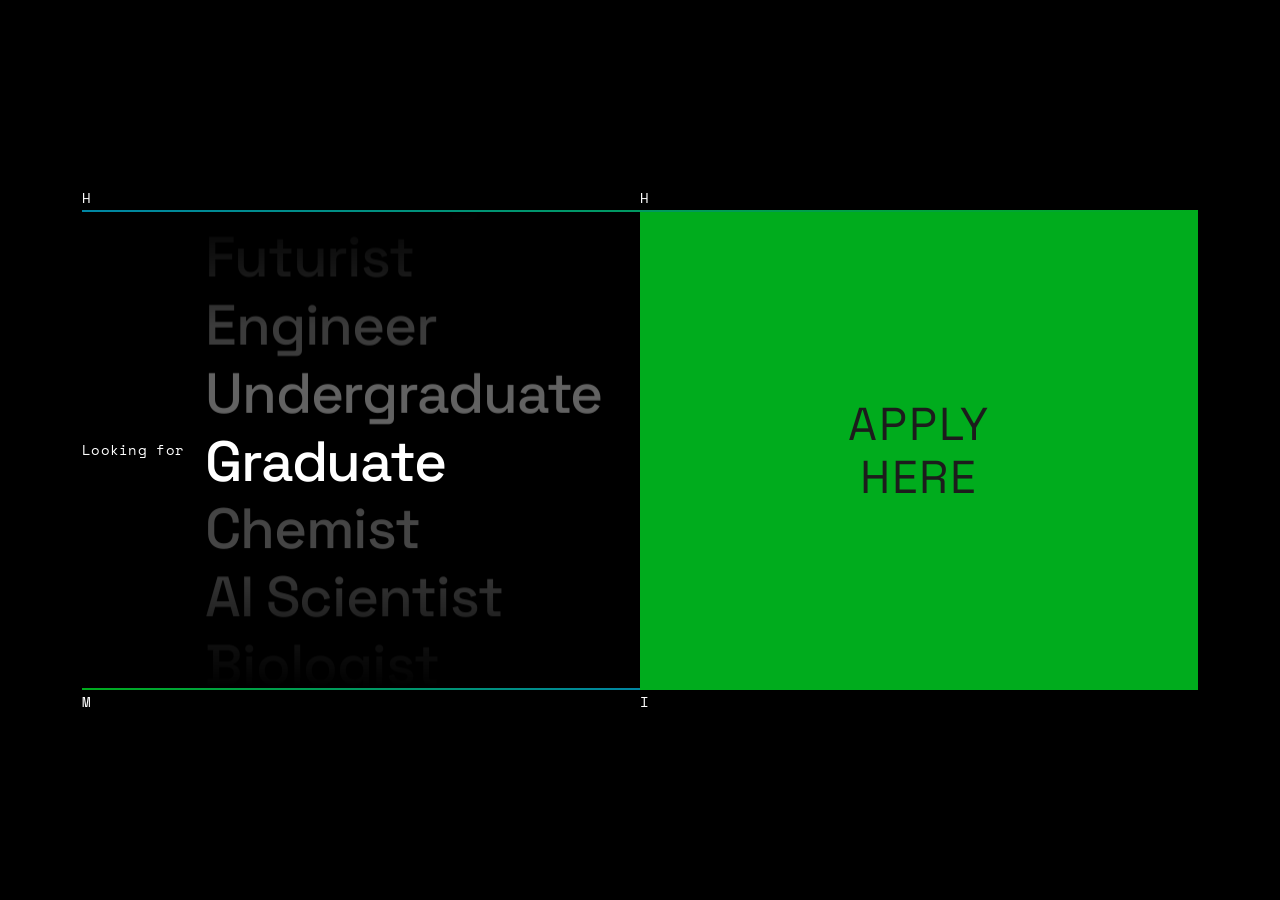
<file: studies/call-for-applicants.html>
<!doctype html>
<html lang="en">
<head>
<meta charset="utf-8">
<meta name="viewport" content="width=device-width, initial-scale=1, viewport-fit=cover">
<title>Call for Applicants</title>
<!--BOOTSTRAP-->
<link rel="stylesheet" href="https://cdn.jsdelivr.net/npm/bootstrap@5.3.3/dist/css/bootstrap.min.css">
<!--/BOOTSTRAP-->
<link rel="preconnect" href="https://fonts.googleapis.com">
<link rel="preconnect" href="https://fonts.gstatic.com" crossorigin>
<link rel="stylesheet" href="https://fonts.googleapis.com/css2?family=Space+Grotesk:wght@400;500&family=Space+Mono&display=swap">
<style>
  /* Layout: Bootstrap 12-col grid. Revolving text in col-lg-6, Apply box in col-lg-6,
     framed by HHMI marks and gradient rules. */
  :root {
    --cfa-bg: #000;
    --cfa-fg: #fff;          /* label + active word */
    --cfa-green: #00AC1D;
    --cfa-green-hover: #009A1A;
    --cfa-blue: #0086A4;
    --cfa-ink: #1c1c1c;      /* text on the green box */
    --cfa-rule: 2px;
    --cfa-dim-max: 28;       /* lightness % of the words next to center */
    --cfa-dim-min: 12;       /* lightness % of the farthest words */
    --cfa-font-label: "Space Mono", ui-monospace, "SFMono-Regular", Menlo, Consolas, monospace;
    --cfa-font-word: "Space Grotesk", "Helvetica Neue", Arial, sans-serif;
    color-scheme: dark;
  }
  html, body { height: 100%; }
  body {
    margin: 0;
    background: var(--cfa-bg);
    color: var(--cfa-fg);
  }
  .cfa-page {
    min-height: 100%;
    display: flex;
    align-items: center;
    padding-block: 48px;
    padding-left: max(16px, env(safe-area-inset-left, 0px));
    padding-right: max(16px, env(safe-area-inset-right, 0px));
  }
  .cfa-page > .container { width: 100%; }

  /* ---------- Band: HHMI marks + gradient rules ---------- */
  .cfa-mark {
    font: 400 14px/1 var(--cfa-font-label);
    letter-spacing: 0.02em;
    color: var(--cfa-fg);
  }
  .cfa-marks-top .cfa-mark { padding-bottom: 14px; }
  .cfa-marks-bottom .cfa-mark { padding-top: 14px; }
  .cfa-rule { height: var(--cfa-rule); }
  .cfa-rule--top    { background: linear-gradient(90deg, var(--cfa-blue), var(--cfa-green)); }
  .cfa-rule--bottom { background: linear-gradient(90deg, var(--cfa-green), var(--cfa-blue)); }
  .cfa-text-col { display: flex; flex-direction: column; }
  .cfa-text-col .cfa { flex: 1 1 auto; padding-right: 24px; }

  /* ---------- Apply box ---------- */
  .cfa-apply {
    display: flex;
    align-items: center;
    justify-content: center;
    height: 100%;
    min-height: 240px;
    padding: 32px 16px;
    background: var(--cfa-green);
    color: var(--cfa-ink);
    text-align: center;
    text-decoration: none;
    text-transform: uppercase;
    font: 400 clamp(32px, 3.6vw, 60px)/1.15 var(--cfa-font-word);
    letter-spacing: 0.04em;
    transition: background-color 0.2s ease;
  }
  .cfa-apply:hover { background: var(--cfa-green-hover); color: var(--cfa-ink); }
  .cfa-apply:focus-visible { outline: 2px solid var(--cfa-fg); outline-offset: 3px; }

  /* ---------- Call for Applicants: revolving text ---------- */
  .cfa {
    display: flex;
    align-items: center;          /* label sits on the drum's center line */
    gap: clamp(12px, 1.6vw, 24px);
  }
  .cfa-label {
    flex: none;
    margin: 0;
    font: 400 14px/1 var(--cfa-font-label);
    letter-spacing: 0.02em;
    white-space: nowrap;
    color: var(--cfa-fg);
  }
  .cfa-drum {
    --cfa-size: 40px;
    --cfa-row: 48px;
    position: relative;
    flex: 1 1 auto;
    min-width: 0;
    height: calc(var(--cfa-row) * 7);
    overflow: hidden;
    -webkit-mask-image: linear-gradient(to bottom, transparent 0%, #000 24%, #000 76%, transparent 100%);
            mask-image: linear-gradient(to bottom, transparent 0%, #000 24%, #000 76%, transparent 100%);
  }
  .cfa-word {
    position: absolute;
    top: 0;
    left: 0;
    height: var(--cfa-row);
    display: flex;
    align-items: center;
    white-space: nowrap;
    font: 500 var(--cfa-size)/1 var(--cfa-font-word);
    letter-spacing: -0.02em;
    color: hsl(0 0% calc(var(--cfa-dim-max) * 1%));
    will-change: transform, color;
  }
  .cfa-sr {
    position: absolute !important;
    width: 1px; height: 1px;
    margin: -1px; padding: 0;
    overflow: hidden;
    clip: rect(0 0 0 0);
    white-space: nowrap;
    border: 0;
  }
</style>
</head>
<body>

<main class="cfa-page">
  <div class="container">
    <div class="cfa-band">

      <!-- Marks: H . H -->
      <div class="row g-0 cfa-marks-top" aria-hidden="true">
        <div class="col-6"><span class="cfa-mark">H</span></div>
        <div class="col-6"><span class="cfa-mark">H</span></div>
      </div>

      <!-- Top rule: full width, blue to green -->
      <div class="cfa-rule cfa-rule--top"></div>

      <div class="row g-0">
        <!-- 6 columns: revolving text, bottom rule underneath -->
        <div class="col-12 col-lg-6 cfa-text-col">
          <section class="cfa" data-cfa aria-label="Call for applicants">
            <p class="cfa-label">Looking for</p>
            <p class="cfa-sr"></p>
            <div class="cfa-drum" aria-hidden="true"></div>
          </section>
          <!-- Bottom rule: text area only, green to blue -->
          <div class="cfa-rule cfa-rule--bottom"></div>
        </div>

        <!-- 6 columns: Apply box -->
        <div class="col-12 col-lg-6 cfa-apply-col">
          <a class="cfa-apply" href="#apply">Apply<br>Here</a>
        </div>
      </div>

      <!-- Marks: M . I -->
      <div class="row g-0 cfa-marks-bottom" aria-hidden="true">
        <div class="col-6"><span class="cfa-mark">M</span></div>
        <div class="col-6"><span class="cfa-mark">I</span></div>
      </div>

    </div>
  </div>
</main>

<script>
(function () {
  /* ---- Settings ---- */
  // Placeholder roles. Add or remove freely; any length works.
  var WORDS = [
    "Technologist", "Futurist", "Engineer", "Undergraduate", "Graduate",
    "Chemist", "AI Scientist", "Biologist", "Physicist", "Data Scientist"
  ];
  var START_INDEX = 3;          // word centered on load ("Undergraduate")
  var SECONDS_PER_WORD = 1.8;   // scroll speed: time for one word to move up one row
  var VISIBLE_ROWS = 7;         // rows visible in the drum (keep odd)
  var LINE = 1.2;               // row height as a multiple of font size
  var MIN_SIZE = 22, MAX_SIZE = 72;  // font size bounds (px)

  var root = document.querySelector("[data-cfa]");
  if (!root) return;
  var drum = root.querySelector(".cfa-drum");
  root.querySelector(".cfa-sr").textContent = "Looking for: " + WORDS.join(", ") + ".";

  var css = getComputedStyle(document.documentElement);
  var DIM_MAX = parseFloat(css.getPropertyValue("--cfa-dim-max")) || 28;
  var DIM_MIN = parseFloat(css.getPropertyValue("--cfa-dim-min")) || 12;

  // Repeat the list so the loop never shows a gap, even with few words.
  var items = [];
  var copies = Math.max(1, Math.ceil((VISIBLE_ROWS + 3) / WORDS.length));
  for (var c = 0; c < copies; c++) {
    WORDS.forEach(function (w) {
      var el = document.createElement("span");
      el.className = "cfa-word";
      el.textContent = w;
      drum.appendChild(el);
      items.push(el);
    });
  }

  var row = 48;
  // Scroll position, in rows. Chosen so START_INDEX sits on the center line.
  var phase = START_INDEX - VISIBLE_ROWS / 2 - 0.5;

  // Fit the longest word to the drum's width.
  var canvas = document.createElement("canvas").getContext("2d");
  function measure() {
    canvas.font = '500 100px "Space Grotesk", "Helvetica Neue", Arial, sans-serif';
    var widest = 0;
    WORDS.forEach(function (w) {
      // subtract letter-spacing (-0.02em)
      var width = canvas.measureText(w).width - w.length * 2;
      if (width > widest) widest = width;
    });
    var avail = drum.clientWidth;
    var size = Math.max(MIN_SIZE, Math.min(MAX_SIZE, (avail * 0.97) / (widest / 100)));
    row = size * LINE;
    drum.style.setProperty("--cfa-size", size.toFixed(2) + "px");
    drum.style.setProperty("--cfa-row", row.toFixed(2) + "px");
  }

  function lightness(d) {
    // d = distance from center line, in rows
    if (d <= 0.3) return 100;
    if (d < 1) {
      var t = (d - 0.3) / 0.7, s = t * t * (3 - 2 * t);
      return 100 + (DIM_MAX - 100) * s;
    }
    return Math.max(DIM_MIN, DIM_MAX - (d - 1) * 6);
  }

  function render() {
    var total = items.length * row;
    var center = (row * VISIBLE_ROWS) / 2;
    var off = phase * row;
    for (var i = 0; i < items.length; i++) {
      var y = (((i * row - off) % total) + total) % total - row;
      var d = Math.abs(y + row / 2 - center) / row;
      items[i].style.transform = "translate3d(0," + y.toFixed(2) + "px,0)";
      items[i].style.color = "hsl(0 0% " + lightness(d).toFixed(1) + "%)";
    }
  }

  // Animation loop: continuous upward scroll, infinite.
  var reduce = window.matchMedia("(prefers-reduced-motion: reduce)");
  var last = null, raf = 0;
  function tick(now) {
    if (last !== null) {
      var dt = Math.min(0.1, (now - last) / 1000);
      phase = (phase + dt / SECONDS_PER_WORD) % (items.length);
    }
    last = now;
    render();
    raf = requestAnimationFrame(tick);
  }
  function start() {
    cancelAnimationFrame(raf);
    last = null;
    if (reduce.matches) { render(); return; }   // static list, middle word white
    raf = requestAnimationFrame(tick);
  }
  if (reduce.addEventListener) reduce.addEventListener("change", start);

  measure(); render(); start();
  if (document.fonts && document.fonts.load) {
    document.fonts.load('500 100px "Space Grotesk"').then(function () { measure(); render(); });
  }
  if ("ResizeObserver" in window) {
    new ResizeObserver(function () { measure(); render(); }).observe(drum);
  } else {
    window.addEventListener("resize", function () { measure(); render(); });
  }
})();
</script>
</body>
</html>
</file>
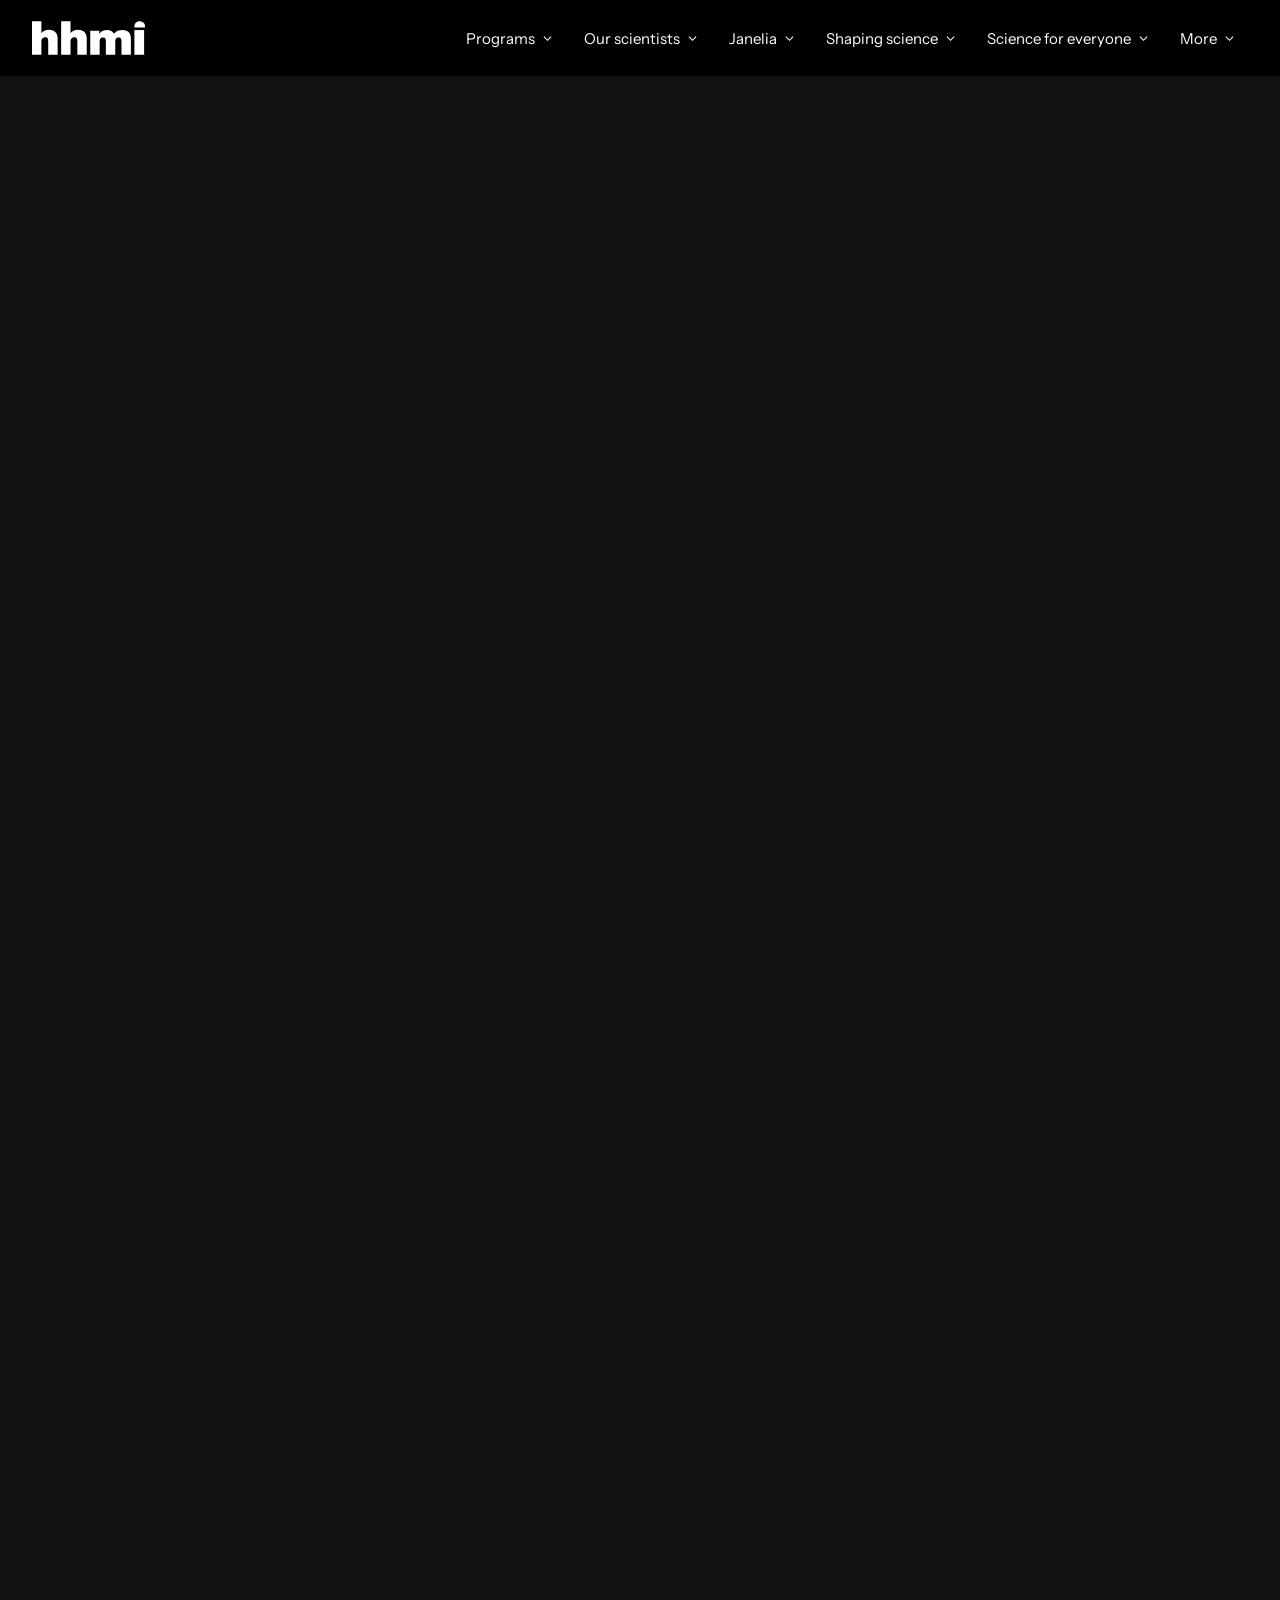
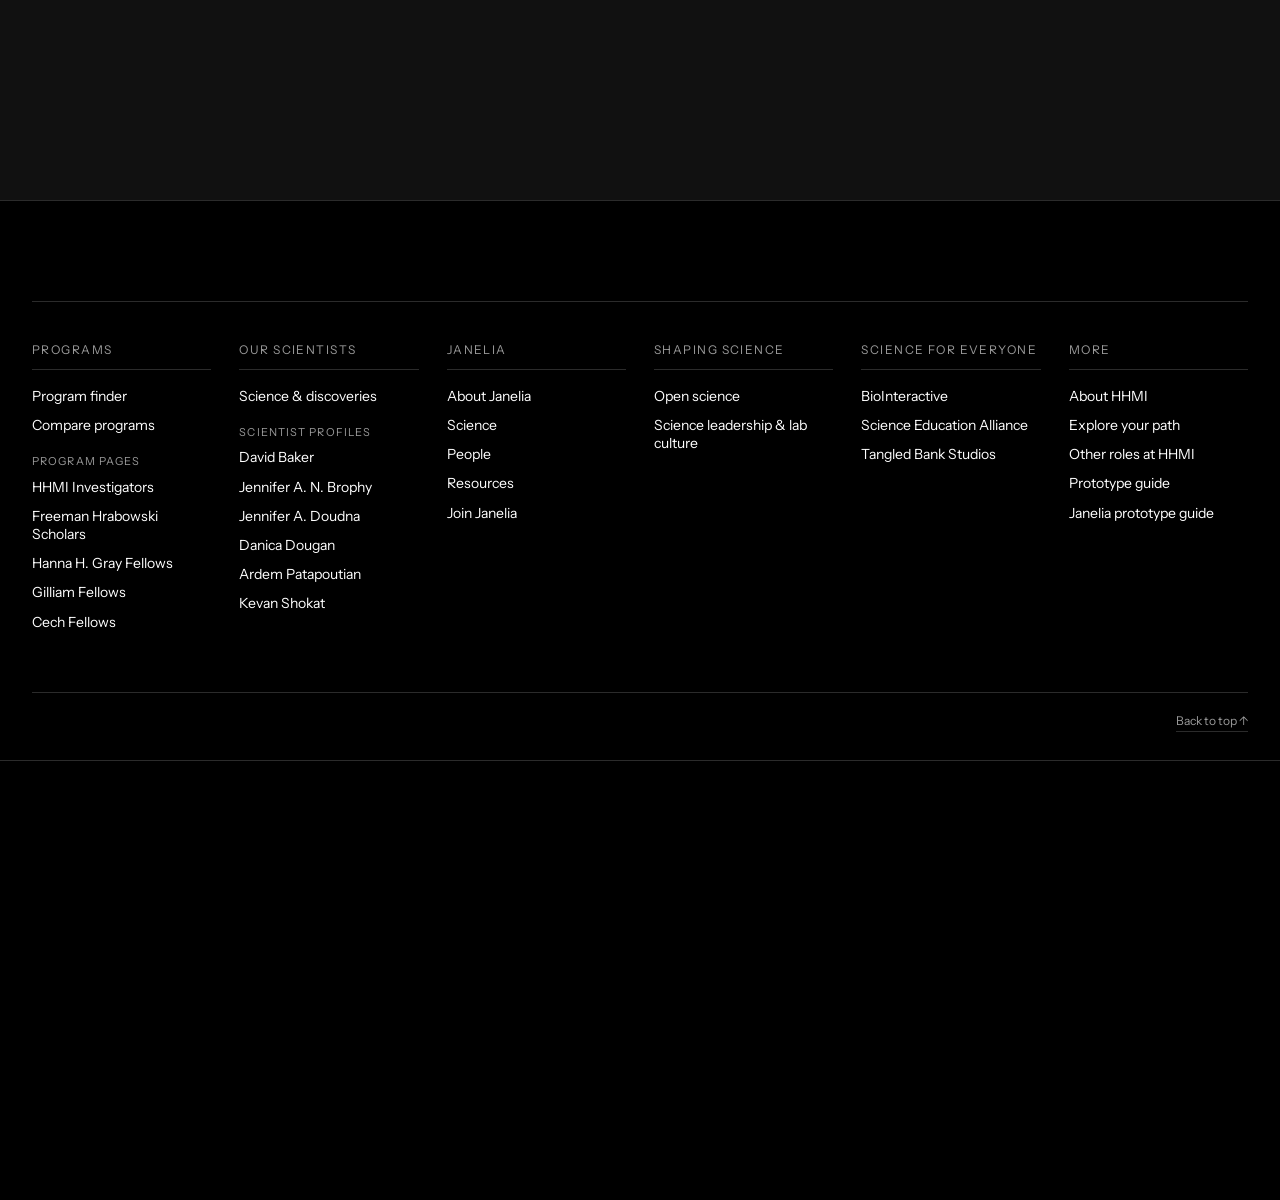
<file: studies/footer.html>
<!doctype html><html lang="en"><head><meta charset="utf-8"><meta name="viewport" content="width=device-width,initial-scale=1,viewport-fit=cover"></head><body>
<title>HHMI Janelia Footer</title>
<meta name="claude:viewport-fit-sides" content="cover">
<link rel="preconnect" href="https://fonts.googleapis.com">
<link rel="stylesheet" href="https://fonts.googleapis.com/css2?family=Instrument+Sans:wght@400&display=swap">
<style>
/* Layout: fixed black header; each top item opens a full-width black mega panel. Janelia uses a left rail of sections. */
:root{
  --black:#000; --white:#fff; --dim:#9a9a9a; --soft:#cfcfcf; --rule:#2b2b2b; --flag:#d8b85a; --green:rgb(0,154,76);
  --font:"Instrument Sans",system-ui,-apple-system,"Segoe UI",sans-serif;
  color-scheme:dark;
}
body{background:var(--black);color:var(--white);font:400 15px/1.4 var(--font)}
h2,h3{font-weight:400}
a{color:inherit;text-decoration:none}
button{font:inherit;color:inherit;background:none;border:0;cursor:pointer;text-align:left;padding:0}
:focus-visible{outline:2px solid var(--white);outline-offset:3px}
.wrap{max-width:1440px;margin:0 auto;padding-left:max(24px,env(safe-area-inset-left,0px));padding-right:max(24px,env(safe-area-inset-right,0px))}
.hero{position:relative;height:200vh;height:200svh;background:#111 url("https://www.hhmi.org/sites/default/files/styles/3840x2400/public/2024-01/hhmi-homepage-hero-desktop-1v3.jpg?itok=HIjV0wqK") center/cover no-repeat}

header.site{position:fixed;top:0;left:0;right:0;z-index:20;padding-top:env(safe-area-inset-top,0px);background:var(--black)}
.bar{display:flex;align-items:center;gap:24px;height:76px;padding-left:max(32px,env(safe-area-inset-left,0px));padding-right:max(32px,env(safe-area-inset-right,0px))}
.brand{display:flex;color:var(--white);flex:none}
.brand svg{display:block}
.top{display:flex;gap:4px;margin:0 0 0 auto;list-style:none;padding:0}
.top>li>button{display:flex;align-items:center;gap:8px;height:76px;padding:0 14px;font-size:15px;position:relative}
.top>li>button::after{content:"";position:absolute;left:14px;right:14px;bottom:20px;height:2px;background:var(--green);transform:scaleX(0);transform-origin:left;transition:transform .2s}
.top>li>button:hover::after,.top>li.open>button::after{transform:scaleX(1)}
.chev{width:9px;height:9px;transition:transform .2s}
.top>li.open .chev{transform:rotate(180deg)}
.toggle{display:none;margin-left:auto;border:1px solid var(--rule);padding:8px 14px}

.mega{position:fixed;left:0;right:0;top:calc(76px + env(safe-area-inset-top,0px));background:var(--black);border-top:1px solid var(--rule);max-height:calc(100vh - 76px);overflow-y:auto;overscroll-behavior:contain;z-index:1;opacity:0;visibility:hidden;pointer-events:none;transition:opacity .22s ease,visibility 0s linear .22s}
.top>li.open>.mega{z-index:2;opacity:1;visibility:visible;pointer-events:auto;transition:opacity .22s ease,visibility 0s}
.mega .inner{display:grid;grid-template-columns:250px minmax(0,1fr);gap:48px;padding-block:40px 48px;padding-left:max(32px,env(safe-area-inset-left,0px));padding-right:max(32px,env(safe-area-inset-right,0px))}
.intro h2{font-size:36px;line-height:1.05;letter-spacing:-.01em;margin:0 0 12px}
.intro p{color:var(--dim);margin:0 0 18px;max-width:30ch}
.intro a.go{display:inline-flex;gap:8px;align-items:center;border-bottom:1px solid var(--dim);padding-bottom:2px}
.intro a.go:hover{border-color:var(--white)}
.cols{display:grid;grid-template-columns:repeat(auto-fill,minmax(200px,1fr));gap:32px 36px;align-content:start}
.col{min-width:0}
.col h3{font-size:12px;letter-spacing:.12em;text-transform:uppercase;color:var(--dim);margin:0 0 10px;padding-bottom:10px;border-bottom:1px solid var(--rule)}
.col h3 a:hover{color:var(--white)}
.col ul{list-style:none;margin:0;padding:0;display:grid;gap:1px}
.col li>a{display:block;padding:5px 0;line-height:1.3}
.col a:hover .t{text-decoration:underline;text-underline-offset:4px;text-decoration-thickness:1px}
.col ul ul{margin:2px 0 8px;padding-left:14px;border-left:1px solid var(--rule)}
.col ul ul a{color:var(--soft);font-size:14px}
.col .sub{margin-top:14px;padding-bottom:2px;font-size:11px;letter-spacing:.1em;text-transform:uppercase;color:var(--dim)}
.col .sub:first-child{margin-top:0}
.q{display:flex;gap:10px;align-items:baseline}
.q a.t2{flex:1;min-width:0;font-size:14px}
.q .tech{flex:none;font-size:11px;color:var(--dim);border:1px solid var(--rule);padding:1px 6px}
.q .tech:hover{color:var(--white);border-color:var(--dim)}
.qrow{margin-top:40px;padding-top:28px;border-top:1px solid var(--rule)}
.qrow h4{font-weight:400;font-size:20px;margin:0 0 20px}
.cols.c4{grid-template-columns:repeat(4,minmax(0,1fr));gap:28px}
.flag{display:block;font-size:11px;color:var(--flag);margin-top:2px}
.sel .t{text-decoration:underline;text-underline-offset:4px}

.railwrap{display:grid;grid-template-columns:210px minmax(0,1fr);gap:40px}
.rail{list-style:none;margin:0;padding:0;border-right:1px solid var(--rule);align-self:start}
.rail button,.rail a{display:flex;justify-content:space-between;align-items:center;width:100%;padding:10px 18px 10px 0;font-size:19px;color:var(--dim)}
.rail button[aria-selected="true"],.rail button:hover,.rail a:hover{color:var(--white)}
.arr{opacity:0;transition:opacity .15s}
.rail button[aria-selected="true"] .arr{opacity:1}
.tabpanel[hidden]{display:none}
.tabhead{display:flex;align-items:baseline;justify-content:space-between;gap:16px;margin-bottom:24px}
.tabhead h3{font-size:26px;margin:0}
.tabhead a{color:var(--dim);border-bottom:1px solid var(--rule)}
.tabhead a:hover{color:var(--white)}

@media (max-width:1060px){
  .toggle{display:block}
  .bar{height:64px}
  .top{display:none;position:fixed;left:0;right:0;top:calc(64px + env(safe-area-inset-top,0px));bottom:0;background:var(--black);flex-direction:column;gap:0;overflow-y:auto;padding:8px max(24px,env(safe-area-inset-right,0px)) 40px max(24px,env(safe-area-inset-left,0px));border-top:1px solid var(--rule)}
  .top.show{display:flex}
  .top>li{border-bottom:1px solid var(--rule)}
  .top>li>button{height:auto;padding:18px 0;font-size:20px;width:100%;justify-content:space-between}
  .top>li>button::after{display:none}
  .mega{position:static;max-height:none;border:0;overflow:visible;display:none;opacity:1;visibility:visible;pointer-events:auto;transition:none}
  .top>li.open>.mega{display:block}
  .mega .inner{padding-left:0;padding-right:0}
  .mega .inner,.railwrap{grid-template-columns:minmax(0,1fr);gap:24px;padding-block:4px 24px}
  .intro h2{display:none}
  .rail{display:none}
  .tabpanel[hidden]{display:block}
  .tabpanel+.tabpanel{margin-top:28px}
  .cols,.cols.c4{grid-template-columns:1fr 1fr;gap:24px}
}
@media (max-width:560px){.cols,.cols.c4{grid-template-columns:minmax(0,1fr)}}
/* ---- Footer study: scrolling page, mega footer, particle wordmark revealed by the page lifting like a curtain ---- */
body.menu-lock{overflow:hidden}
body{margin:0}
.curtain{position:relative;z-index:1;background:var(--black)}
.mfoot{background:var(--black);border-top:1px solid var(--rule);border-bottom:1px solid var(--rule)}
.mfoot .in{max-width:1440px;margin:0 auto;padding-block:64px 28px;padding-left:max(32px,env(safe-area-inset-left,0px));padding-right:max(32px,env(safe-area-inset-right,0px))}
.mf-head{display:flex;justify-content:space-between;align-items:flex-end;gap:24px;padding-bottom:36px;margin-bottom:40px;border-bottom:1px solid var(--rule)}
.mf-head h2{font-size:36px;line-height:1.05;letter-spacing:-.01em;margin:0;max-width:16ch}
.mf-head p{margin:0;color:var(--dim);font-size:15px}
.mf-cols{display:grid;grid-template-columns:repeat(6,minmax(0,1fr));gap:40px 28px}
.mf-cols .col h3{margin-bottom:12px}
.mf-cols li>a{font-size:14px}
.mf-base{display:flex;justify-content:space-between;align-items:baseline;gap:24px;margin-top:56px;padding-top:20px;border-top:1px solid var(--rule);font-size:12px;color:var(--dim)}
.mf-base p{margin:0;max-width:72ch}
.totop{flex:none;margin-left:auto;color:var(--dim);border-bottom:1px solid var(--rule);padding-bottom:2px}
.totop:hover{color:var(--white);border-color:var(--dim)}

.stage{position:fixed;left:0;right:0;bottom:0;z-index:0;height:var(--stage-h,calc(22.3vw + 80px));background:var(--black)}
.stage canvas{display:block;width:100%;height:100%;touch-action:pan-y}
.reveal{height:var(--stage-h,calc(22.3vw + 80px))}

@media (max-width:1060px){
  .mf-cols{grid-template-columns:repeat(3,minmax(0,1fr))}
  .mfoot .in{padding-left:max(24px,env(safe-area-inset-left,0px));padding-right:max(24px,env(safe-area-inset-right,0px))}
}
@media (max-width:560px){
  .mf-cols{grid-template-columns:repeat(2,minmax(0,1fr));gap:32px 20px}
  .mf-head{flex-direction:column;align-items:flex-start}
  .mf-head h2{font-size:28px}
  .mf-base{flex-direction:column}
}
@media (prefers-reduced-motion:reduce){.chev,.top>li>button::after,.arr,.mega,.top>li.open>.mega{transition:none}}
</style>

<main class="curtain">
<div class="hero" role="img" aria-label="HHMI homepage hero image"></div>
<footer class="mfoot" id="mfoot"><div class="in">
  <div class="mf-head"></div>
  <nav class="mf-cols" id="mfcols" aria-label="Footer"></nav>
  <div class="mf-base"><a class="totop" href="#" id="totop">Back to top <span aria-hidden="true">↑</span></a></div>
</div></footer>
</main>
<div class="reveal" id="reveal" aria-hidden="true"></div>
<div class="stage"><canvas id="particles" role="img" aria-label="HHMI"></canvas></div>
<header class="site"><div class="bar">
  <a class="brand" href="#" aria-label="HHMI home"><svg width="113" height="34" viewBox="0 0 128 38" xmlns="http://www.w3.org/2000/svg" role="img" aria-label="HHMI"><title>HHMI Logo</title><g fill="currentColor" fill-rule="evenodd"><path d="M0,0 L10.6326783,0 L10.6326783,13.3585568 L10.7405466,13.3585568 C12.5660116,11.2287875 14.9303817,9.68631694 19.4398916,9.68631694 C24.4354642,9.68631694 29,12.719323 29,19.0532334 L29,38 L18.3673217,38 L18.3673217,23.5222432 C18.3673217,20.3299697 17.9908742,18.0954648 14.8753558,18.0954648 C13.0498908,18.0954648 10.6326783,18.9991344 10.6326783,23.4175076 L10.6326783,38 L0,38 L0,0"/><path d="M33,0 L43.6324017,0 L43.6324017,13.3585568 L43.7402717,13.3585568 C45.5657641,11.2287875 47.9301699,9.68631694 52.4419312,9.68631694 C57.4353955,9.68631694 62,12.719323 62,19.0532334 L62,38 L51.3671616,38 L51.3671616,23.5222432 C51.3671616,20.3299697 50.9907084,18.0954648 47.8751431,18.0954648 C46.0500873,18.0954648 43.6324017,18.9991344 43.6324017,23.4175076 L43.6324017,38 L33,38 L33,0"/><path d="M66,10.6843569 L76.2404845,10.6843569 L76.2404845,14.3158571 L76.3481689,14.3158571 C78.4913943,11.1568585 81.6011638,10 85.4612366,10 C88.4637577,10 91.6794677,11.5257864 92.9673213,14.2619302 C93.3958791,13.9469292 95.5391046,10 102.456195,10 C109.586474,10 112,14.8422855 112,19.2617162 L112,38 L101.38371,38 L101.38371,23.2103574 C101.38371,20.6317141 101.115589,18.3141451 97.8998787,18.3141451 C95.2182311,18.3141451 94.3079271,20.3684999 94.3079271,23.2103574 L94.3079271,38 L83.691637,38 L83.691637,23.2103574 C83.691637,20.6317141 83.4235158,18.3141451 80.2078057,18.3141451 C77.5261582,18.3141451 76.6162901,20.3684999 76.6162901,23.2103574 L76.6162901,38 L66,38 L66,10.6843569"/><polygon points="116 38 127 38 127 10 116 10"/><path d="M127.750439,7 C127.911577,6.50960867 128,5.98823666 128,5.45015141 C128,2.43931982 125.314083,0 121.999327,0 C118.686366,0 116,2.43931982 116,5.45015141 C116,5.98823666 116.088872,6.50960867 116.250009,7 L127.750439,7"/></g></svg></a>
  <button class="toggle" id="toggle" aria-expanded="false" aria-controls="top">Menu</button>
  <ul class="top" id="top"></ul>
</div></header>

<script>
var TREE=[{"l": "Programs", "r": "programs", "k": [{"l": "All programs", "r": "programs"}, {"l": "Program finder", "r": "programs/finder"}, {"l": "Compare programs", "r": "programs/compare"}, {"l": "Program pages", "k": [{"l": "HHMI Investigators", "r": "programs/investigators"}, {"l": "Freeman Hrabowski Scholars", "r": "programs/freeman-hrabowski-scholars"}, {"l": "Hanna H. Gray Fellows", "r": "programs/hanna-gray-fellows"}, {"l": "Gilliam Fellows", "r": "programs/gilliam-fellows"}, {"l": "Cech Fellows", "r": "programs/cech-fellows"}]}]}, {"l": "Our scientists", "r": "scientists", "k": [{"l": "All scientists", "r": "scientists"}, {"l": "Science & discoveries", "r": "scientists/discoveries", "k": [{"l": "All discoveries", "r": "scientists/discoveries"}, {"l": "Targeting hard-to-treat cancers", "r": "scientists/discoveries/ras-cancers"}, {"l": "Fruit fly nervous system map", "r": "scientists/discoveries/fly-connectome"}, {"l": "Plant defenses and growth", "r": "scientists/discoveries/plants"}, {"l": "Designing new proteins", "r": "scientists/discoveries/proteins"}, {"l": "From bacterial defense to CRISPR", "r": "scientists/discoveries/crispr"}, {"l": "How a cell senses touch", "r": "scientists/discoveries/touch"}, {"l": "A first summer in an HHMI lab", "r": "scientists/discoveries/first-research"}]}, {"l": "Scientist profiles", "k": [{"l": "David Baker", "r": "scientists/baker"}, {"l": "Jennifer A. N. Brophy", "r": "scientists/brophy"}, {"l": "Jennifer A. Doudna", "r": "scientists/doudna"}, {"l": "Danica Dougan", "r": "scientists/dougan"}, {"l": "Ardem Patapoutian", "r": "scientists/patapoutian"}, {"l": "Kevan Shokat", "r": "scientists/shokat"}]}]}, {"l": "Janelia", "r": "janelia", "k": [{"l": "Janelia home", "r": "janelia"}, {"l": "About Janelia", "r": "janelia/about", "k": [{"l": "About Janelia", "r": "janelia/about"}, {"l": "Life at Janelia", "r": "janelia/life"}, {"l": "How we work", "r": "janelia/how-we-work"}, {"l": "Janelia and HHMI", "r": "janelia/connections"}, {"l": "Janelia at 20", "r": "janelia/anniversary", "k": [{"l": "20 years overview", "r": "janelia/anniversary"}, {"l": "2006 · A different place to do science", "r": "janelia/anniversary/beginning"}, {"l": "2013 · Making neural activity visible", "r": "janelia/anniversary/gcamp"}, {"l": "2014 · Seeing beyond the old limits", "r": "janelia/anniversary/nobel"}, {"l": "2015 · Small molecules, new views", "r": "janelia/anniversary/fluor"}, {"l": "2020 · A map to explore, together", "r": "janelia/anniversary/hemibrain"}, {"l": "2024 · A virtual fly takes flight", "r": "janelia/anniversary/virtual-fly"}]}]}, {"l": "Science", "r": "janelia/science", "k": [{"l": "The science", "r": "janelia/science"}, {"l": "Open questions", "r": "janelia/questions", "k": [{"l": "All open questions", "r": "janelia/questions"}, {"l": "Biology", "k": [{"l": "All biology questions", "r": "janelia/questions/for/biology"}, {"l": "What is a circuit computing?", "k": [{"l": "What is a circuit actually computing?", "r": "janelia/questions/circuit-algorithms", "t": "janelia/questions/circuit-algorithms/technical"}, {"l": "Which neurons does a behavior depend on?", "r": "janelia/questions/visual-cell-types", "t": "janelia/questions/visual-cell-types/technical"}, {"l": "How does the brain keep its internal compass aligned with the world?", "r": "janelia/questions/anchoring-maps", "t": "janelia/questions/anchoring-maps/technical"}]}, {"l": "How do cells and molecules implement computation?", "k": [{"l": "What changes inside a neuron when a memory forms?", "r": "janelia/questions/memory-molecules", "t": "janelia/questions/memory-molecules/technical"}, {"l": "How do cells and synapses build a neural compass?", "r": "janelia/questions/attractor-biophysics", "t": "janelia/questions/attractor-biophysics/technical"}, {"l": "How can a single experience create a memory?", "r": "janelia/questions/one-shot-memory", "t": "janelia/questions/one-shot-memory/technical"}]}, {"l": "How does a whole vertebrate brain and body generate behavior?", "k": [{"l": "How does a whole vertebrate brain turn sensing into action?", "r": "janelia/questions/whole-brain-zebrafish", "t": "janelia/questions/whole-brain-zebrafish/technical"}, {"l": "How do internal states reshape the whole brain?", "r": "janelia/questions/internal-states", "t": "janelia/questions/internal-states/technical"}, {"l": "How does a brain generate complex social behavior?", "r": "janelia/questions/social-behavior", "t": "janelia/questions/social-behavior/technical"}, {"l": "What carries over from fly to fish?", "r": "janelia/questions/fly-to-vertebrate", "t": "janelia/questions/fly-to-vertebrate/technical"}]}]}, {"l": "AI", "k": [{"l": "All AI questions", "r": "janelia/questions/for/ai"}, {"l": "Can AI help build the tools the science depends on?", "k": [{"l": "Can we design better sensors?", "r": "janelia/questions/better-sensors", "t": "janelia/questions/better-sensors/technical"}, {"l": "Can AI design a microscope?", "r": "janelia/questions/instrument-design", "t": "janelia/questions/instrument-design/technical"}]}, {"l": "How do we learn and verify mechanism from measurement?", "k": [{"l": "Can one model explain a whole animal?", "r": "janelia/questions/whole-system-models", "t": "janelia/questions/whole-system-models/technical"}, {"l": "Can a simulated animal serve as an experiment?", "r": "janelia/questions/digital-twins", "t": "janelia/questions/digital-twins/technical"}, {"l": "When can data reveal a mechanism?", "r": "janelia/questions/identifiability", "t": "janelia/questions/identifiability/technical"}]}, {"l": "How can AI agents help with open-ended science?", "k": [{"l": "When should a research agent pause?", "r": "janelia/questions/research-agents", "t": "janelia/questions/research-agents/technical"}, {"l": "Can we capture what experts know but never write down?", "r": "janelia/questions/tacit-knowledge", "t": "janelia/questions/tacit-knowledge/technical"}, {"l": "How should scientists and AI agents work together?", "r": "janelia/questions/agent-interface", "t": "janelia/questions/agent-interface/technical"}, {"l": "How do we keep AI-run research accountable?", "r": "janelia/questions/accountable-agents", "t": "janelia/questions/accountable-agents/technical"}]}]}, {"l": "Theory", "k": [{"l": "All theory questions", "r": "janelia/questions/for/theory"}, {"l": "What are the right abstractions?", "k": [{"l": "What is the right way to describe a computation?", "r": "janelia/questions/levels-of-explanation", "t": "janelia/questions/levels-of-explanation/technical"}, {"l": "How do molecules shape behavior?", "r": "janelia/questions/molecules-behavior", "t": "janelia/questions/molecules-behavior/technical"}, {"l": "Do different brains solve problems the same way?", "r": "janelia/questions/universal-solutions", "t": "janelia/questions/universal-solutions/technical"}]}, {"l": "How do we constrain these abstractions with data?", "k": [{"l": "Why does the same circuit compute differently at different times?", "r": "janelia/questions/context-dependence", "t": "janelia/questions/context-dependence/technical"}, {"l": "Which experiment should come next?", "r": "janelia/questions/next-experiment", "t": "janelia/questions/next-experiment/technical"}, {"l": "Can theory invent new ways to measure?", "r": "janelia/questions/theory-guided-measurement", "t": "janelia/questions/theory-guided-measurement/technical"}]}, {"l": "Why are biological systems organized as they are?", "k": [{"l": "How do brains learn quickly without forgetting?", "r": "janelia/questions/fast-flexible-learning", "t": "janelia/questions/fast-flexible-learning/technical"}, {"l": "How does a brain stay the same while its parts change?", "r": "janelia/questions/stable-function", "t": "janelia/questions/stable-function/technical"}, {"l": "Why are biological systems built the way they are?", "r": "janelia/questions/biological-tradeoffs", "t": "janelia/questions/biological-tradeoffs/technical"}]}]}, {"l": "Tools", "k": [{"l": "All tools questions", "r": "janelia/questions/for/tools"}, {"l": "What reagents do we need?", "k": [{"l": "Can we make brighter, longer-lasting fluorescent molecules?", "r": "janelia/questions/better-fluorophores", "t": "janelia/questions/better-fluorophores/technical"}, {"l": "How do we attach a label to exactly what we want to see?", "r": "janelia/questions/labeling-strategies", "t": "janelia/questions/labeling-strategies/technical"}, {"l": "Can we build biosensors faster?", "r": "janelia/questions/faster-biosensors", "t": "janelia/questions/faster-biosensors/technical"}, {"l": "How can we change a single synapse?", "r": "janelia/questions/single-synapse", "t": "janelia/questions/single-synapse/technical"}]}, {"l": "What instruments do we need?", "k": [{"l": "Can we map a whole brain at every scale at once?", "r": "janelia/questions/imaging-across-scales", "t": "janelia/questions/imaging-across-scales/technical"}, {"l": "Can computation see beyond the microscope?", "r": "janelia/questions/computational-microscopy", "t": "janelia/questions/computational-microscopy/technical"}, {"l": "What should we measure in a working brain?", "r": "janelia/questions/multimodal-imaging", "t": "janelia/questions/multimodal-imaging/technical"}, {"l": "How do we measure a brain in motion?", "r": "janelia/questions/brain-in-motion", "t": "janelia/questions/brain-in-motion/technical"}]}]}]}, {"l": "Research units", "r": "janelia/units", "k": [{"l": "All research units", "r": "janelia/units"}, {"l": "Biology", "r": "janelia/units/biology"}, {"l": "Tools@HHMI", "r": "janelia/units/tools"}, {"l": "AI@HHMI", "r": "janelia/units/ai"}, {"l": "Theory@HHMI", "r": "janelia/units/theory"}]}]}, {"l": "People", "r": "janelia/people", "k": [{"l": "People and teams", "r": "janelia/people"}, {"l": "Leadership", "r": "janelia/leadership", "k": [{"l": "All leadership", "r": "janelia/leadership"}, {"l": "Nelson Spruston", "r": "janelia/leadership/spruston"}, {"l": "Gerry Rubin", "r": "janelia/leadership/rubin"}, {"l": "Luke Lavis", "r": "janelia/leadership/lavis"}, {"l": "Stephan Saalfeld", "r": "janelia/leadership/saalfeld"}, {"l": "Ann Hermundstad", "r": "janelia/leadership/hermundstad"}]}, {"l": "Lab heads", "r": "janelia/labs", "k": [{"l": "All lab heads", "r": "janelia/labs"}, {"l": "Gerry Rubin", "r": "janelia/labs/rubin"}, {"l": "Luke Lavis", "r": "janelia/labs/lavis"}, {"l": "Stephan Saalfeld", "r": "janelia/labs/saalfeld"}, {"l": "Ann Hermundstad", "r": "janelia/labs/hermundstad"}, {"l": "Nelson Spruston", "r": "janelia/labs/spruston"}, {"l": "Joshua Dudman", "r": "janelia/labs/dudman"}]}]}, {"l": "Resources", "r": "janelia/resources", "k": [{"l": "All resources", "r": "janelia/resources"}, {"l": "Research tools", "r": "janelia/resources/tools"}, {"l": "Data and code", "r": "janelia/resources/data"}]}, {"l": "Join Janelia", "r": "janelia/join", "k": [{"l": "Scientific careers", "r": "janelia/join"}, {"l": "Principal Scientists", "r": "janelia/join/principal-scientists"}, {"l": "AI Scientists", "r": "janelia/join/ai-scientists"}, {"l": "Group Leaders", "r": "janelia/join/group-leaders"}, {"l": "Other roles", "r": "janelia/join/other-roles"}, {"l": "Opportunities", "r": "janelia/join/opportunities", "f": "Not linked in prototype"}]}]}, {"l": "Shaping science", "r": "shaping-science", "k": [{"l": "Shaping how science is done", "r": "shaping-science"}, {"l": "Open science", "r": "shaping-science/open-science"}, {"l": "Science leadership & lab culture", "r": "shaping-science/science-leadership-lab-culture"}]}, {"l": "Science for everyone", "r": "engagement", "k": [{"l": "Science for everyone", "r": "engagement"}, {"l": "BioInteractive", "r": "engagement/biointeractive"}, {"l": "Science Education Alliance", "r": "engagement/sea"}, {"l": "Tangled Bank Studios", "r": "engagement/tangled-bank"}]}, {"l": "More", "k": [{"l": "About HHMI", "r": "about", "f": "Footer only in prototype"}, {"l": "Explore your path", "r": "careers/interests", "k": [{"l": "Start here", "r": "careers/interests"}, {"l": "Lead a laboratory", "r": "careers/interests/lead"}, {"l": "Pursue hands-on research", "r": "careers/interests/research"}, {"l": "Build AI for science", "r": "careers/interests/ai"}, {"l": "Find fellowship support", "r": "careers/interests/fellowships"}, {"l": "Contribute technical or professional expertise", "r": "careers/interests/professional"}], "f": "Not in any menu in prototype"}, {"l": "Other roles at HHMI", "r": "careers/other-roles"}, {"l": "Prototype guide", "r": "guide"}, {"l": "Janelia prototype guide", "r": "janelia/prototype-guide", "f": "Not linked in prototype"}]}];
var CTA={'Janelia':['Join Janelia','janelia/join']};
var INTRO={
  'Programs':'Find support for your next scientific chapter, from early career to an independent lab.',
  'Our scientists':'Meet the people asking the next questions, and follow what they discover.',
  'Janelia':'Janelia Research Campus. Understanding how brains generate behavior.',
  'Shaping science':'Better ways to work, and more possibilities for discovery.',
  'Science for everyone':'Bringing science to more classrooms, screens, and people.',
  'More':'About HHMI, career paths, and pages outside the main sections.'
};
(function(){
  var top=document.getElementById('top'),toggle=document.getElementById('toggle');
  var mobile=function(){return window.matchMedia('(max-width:1060px)').matches};
  var selEl=null;
  function esc(s){return String(s).replace(/[&<>"]/g,function(c){return{'&':'&amp;','<':'&lt;','>':'&gt;','"':'&quot;'}[c]})}
  function isGroup(n){return !n.r&&!!n.k}
  function isHeading(n){return isGroup(n)&&n.k.every(function(x){return !x.k})}
  function a(n,cls,label){return '<a class="'+(cls||'')+'" href="#" data-r="'+esc(n.r)+'"><span class="t">'+esc(label||n.l)+'</span>'+(n.f?'<span class="flag">'+esc(n.f)+'</span>':'')+'</a>'}
  function li(n){
    if(isHeading(n))return '<li class="sub">'+esc(n.l)+'</li>'+n.k.map(li).join('');
    if(n.t)return '<li class="q"><a class="t2" href="#" data-r="'+esc(n.r)+'"><span class="t">'+esc(n.l)+'</span></a><a class="tech" href="#" data-r="'+esc(n.t)+'" aria-label="Technical statement: '+esc(n.l)+'">Tech</a></li>';
    var kids=(n.k||[]).filter(function(c){return c.r!==n.r});
    return '<li>'+a(n)+(kids.length?'<ul>'+kids.map(li).join('')+'</ul>':'')+'</li>';
  }
  function col(title,r,items){
    return '<div class="col"><h3>'+(r?'<a href="#" data-r="'+esc(r)+'">'+esc(title)+'</a>':esc(title))+'</h3><ul>'+items.map(li).join('')+'</ul></div>';
  }
  // Loose pages gather in a first column; every child with its own pages becomes a column.
  function columns(node,leadTitle){
    var leaves=[],cols=[],extra='';
    node.k.forEach(function(c){
      if(!c.k){leaves.push(c);return}
      var fields=c.k.filter(function(g){return isGroup(g)&&g.k.some(isGroup)});
      if(fields.length){ // Open questions: links column here, full question lists in their own row
        var hub=c.k.filter(function(g){return g.r});
        var byField=fields.map(function(f){var all=f.k.filter(function(x){return x.r})[0];return {l:({Biology:'For biologists',AI:'For AI researchers',Theory:'For theorists',Tools:'For tool builders'})[f.l]||f.l,r:all&&all.r}});
        cols.push(col(c.l,c.r,hub.concat(byField)));
        extra='<div class="qrow"><h4>Open questions by field</h4><div class="cols c4">'+fields.map(function(f){
          var all=f.k.filter(function(x){return x.r})[0];
          return col(f.l,all&&all.r,f.k.filter(function(x){return !x.r}));
        }).join('')+'</div></div>';
        return;
      }
      cols.push(col(c.l,c.r,c.k.filter(function(x){return x.r!==c.r})));
    });
    return '<div class="cols">'+(leaves.length?col(leadTitle,null,leaves):'')+cols.join('')+'</div>'+extra;
  }
  function intro(n){
    return '<div class="intro"><h2>'+esc(n.l)+'</h2><p>'+esc(INTRO[n.l]||'')+'</p>'+(n.r?'<a class="go" href="#" data-r="'+esc(CTA[n.l]?CTA[n.l][1]:n.r)+'">'+esc(CTA[n.l]?CTA[n.l][0]:'Go to '+n.l)+' <span aria-hidden="true">→</span></a>':'')+'</div>';
  }
  function janelia(n){
    var home=n.k.filter(function(c){return !c.k}),secs=n.k.filter(function(c){return c.k});
    var rail='<ul class="rail" role="tablist" aria-label="Janelia sections">'+home.map(function(h){return '<li role="presentation"><a href="#" data-r="'+esc(h.r)+'">'+esc(h.l)+'</a></li>'}).join('')+
      secs.map(function(s,i){return '<li role="presentation"><button role="tab" id="jt'+i+'" aria-controls="jp'+i+'" aria-selected="'+(i===0)+'" data-i="'+i+'">'+esc(s.l)+'<span class="arr" aria-hidden="true">→</span></button></li>'}).join('')+'</ul>';
    var panels=secs.map(function(s,i){
      return '<div class="tabpanel" role="tabpanel" id="jp'+i+'" aria-labelledby="jt'+i+'"'+(i?' hidden':'')+'><div class="tabhead"><h3>'+esc(s.l)+'</h3>'+'</div>'+columns(s,'Overview')+'</div>';
    }).join('');
    return '<div class="railwrap">'+rail+'<div>'+panels+'</div></div>';
  }
  function close(el){el.classList.remove('open');el.firstChild.setAttribute('aria-expanded','false')}
  TREE.forEach(function(n){
    var el=document.createElement('li');
    var body=n.l==='Janelia'?janelia(n):columns(n,n.l==='More'?'Also on the site':'Overview');
    el.innerHTML='<button aria-expanded="false">'+esc(n.l)+'<svg class="chev" viewBox="0 0 10 10" aria-hidden="true"><path d="M1 3l4 4 4-4" fill="none" stroke="currentColor" stroke-width="1.2"/></svg></button>'+
      '<div class="mega"><div class="inner">'+intro(n)+'<div>'+body+'</div></div></div>';
    var btn=el.firstChild,t;
    function open(){[].forEach.call(top.children,function(s){if(s!==el)close(s)});el.classList.add('open');btn.setAttribute('aria-expanded','true')}
    el.addEventListener('mouseenter',function(){if(mobile())return;clearTimeout(t);open()});
    el.addEventListener('mouseleave',function(){if(mobile())return;t=setTimeout(function(){close(el)},200)});
    btn.addEventListener('click',function(e){e.stopPropagation();el.classList.contains('open')?close(el):open()});
    var tabs=el.querySelectorAll('.rail button');
    tabs.forEach(function(b){
      function show(){tabs.forEach(function(x){x.setAttribute('aria-selected',x===b)});el.querySelectorAll('.tabpanel').forEach(function(p,i){p.hidden=String(i)!==b.dataset.i})}
      b.addEventListener('mouseenter',function(){if(!mobile())show()});
      b.addEventListener('click',function(e){e.stopPropagation();show()});
    });
    el.querySelector('.mega').addEventListener('click',function(e){
      e.stopPropagation();var l=e.target.closest('a[data-r]');if(!l)return;e.preventDefault();
      if(selEl)selEl.classList.remove('sel');selEl=l;l.classList.add('sel');
    });
    top.appendChild(el);
  });
  document.addEventListener('click',function(){if(!mobile())[].forEach.call(top.children,close)});
  document.addEventListener('keydown',function(e){if(e.key==='Escape')[].forEach.call(top.children,close)});
  toggle.addEventListener('click',function(e){e.stopPropagation();var s=top.classList.toggle('show');document.body.classList.toggle('menu-lock',s);toggle.setAttribute('aria-expanded',s);toggle.textContent=s?'Close':'Menu'});
})();
</script>
<script>
/* Mega footer: one column per header section, built from the same TREE as the menu. */
(function(){
  var cols=document.getElementById('mfcols'),sel=null;
  function esc(s){return String(s).replace(/[&<>"]/g,function(c){return{'&':'&amp;','<':'&lt;','>':'&gt;','"':'&quot;'}[c]})}
  function link(n){return '<li><a href="#" data-r="'+esc(n.r)+'"><span class="t">'+esc(n.l)+'</span></a></li>'}
  cols.innerHTML=TREE.map(function(n){
    var items=n.k.filter(function(c){return c.r!==n.r}).map(function(c){
      if(c.r)return link(c);
      return '<li class="sub">'+esc(c.l)+'</li>'+(c.k||[]).filter(function(x){return x.r}).map(link).join('');
    }).join('');
    var h=n.r?'<a href="#" data-r="'+esc(n.r)+'">'+esc(n.l)+'</a>':esc(n.l);
    return '<div class="col"><h3>'+h+'</h3><ul>'+items+'</ul></div>';
  }).join('');
  cols.addEventListener('click',function(e){
    var l=e.target.closest('a[data-r]');if(!l)return;e.preventDefault();
    if(sel)sel.classList.remove('sel');sel=l;l.classList.add('sel');
  });
  document.getElementById('totop').addEventListener('click',function(e){
    e.preventDefault();
    window.scrollTo({top:0,behavior:matchMedia('(prefers-reduced-motion: reduce)').matches?'auto':'smooth'});
  });
})();

/* Particle wordmark. The page above lifts away like a curtain to uncover it; the wordmark is already in place and reacts to the pointer. */
(function(){
  var COLORS=['#8B8B8B','#8B8B8B','#8B8B8B','#8B8B8B','#8B8B8B']; // h, h, m, i stem, i dot (document order)
  var PATHS=[].map.call(document.querySelectorAll('.brand svg path, .brand svg polygon'),function(el){
    return new Path2D(el.tagName.toLowerCase()==='polygon'?'M'+el.getAttribute('points').trim().split(/\s+/).join(' ').replace(/(\S+ \S+) /g,'$1 L')+' Z':el.getAttribute('d'));
  });
  var VB_W=128,VB_H=38,FILL=.75;
  var cv=document.getElementById('particles'),ctx=cv.getContext('2d'),spacer=document.getElementById('reveal');
  var reduce=matchMedia('(prefers-reduced-motion: reduce)');
  var P=[],G=[],W=0,H=0,r=1.5,DPR=1,img=null,buf=null,R=80,lastW=-1,raf=0,visible=false;
  var mouse={x:-1e4,y:-1e4,on:false,f:4,base:4};

  function dot(){return 1}   // particle size in CSS px, all screens
  function layout(){
    var w=document.documentElement.clientWidth;
    var pad=Math.max(40,Math.min(120,w*.06)),lw=w*FILL,lh=lw*VB_H/VB_W,h=Math.round(lh+pad*2);
    document.documentElement.style.setProperty('--stage-h',h+'px');
    if(w===lastW)return;lastW=w;W=w;H=h;
    var dpr=Math.min(window.devicePixelRatio||1,2);
    cv.width=Math.round(W*dpr);cv.height=Math.round(H*dpr);ctx.setTransform(dpr,0,0,dpr,0,0);
    DPR=dpr;img=ctx.createImageData(cv.width,cv.height);buf=new Uint32Array(img.data.buffer);
    var d=dot(w),gap=3,s=lw/VB_W,ox=(W-lw)/2,oy=(H-lh)/2;
    r=d/2;R=Math.max(50,W*.06);
    var t=document.createElement('canvas').getContext('2d');
    var groups={};P=[];
    for(var y=gap/2;y<lh;y+=gap)for(var x=gap/2;x<lw;x+=gap){
      for(var i=0;i<PATHS.length;i++){
        if(t.isPointInPath(PATHS[i],x/s,y/s)){
          var p={hx:x+ox,hy:y+oy,x:x+ox,y:y+oy,vx:0,vy:0,e:.7+Math.random()*.6};
          (groups[COLORS[i]]=groups[COLORS[i]]||[]).push(p);P.push(p);break;
        }
      }
    }
    G=Object.keys(groups).map(function(c){return {c:c,p:groups[c]}});
    draw();
  }
  function step(){
    var moving=0,R2=R*R,m=mouse.on,k=.045;
    mouse.f+=(mouse.base-mouse.f)*.06;
    for(var i=0;i<P.length;i++){
      var p=P[i],ax=(p.hx-p.x)*k*p.e,ay=(p.hy-p.y)*k*p.e;
      if(m){var dx=p.x-mouse.x,dy=p.y-mouse.y,d2=dx*dx+dy*dy;
        if(d2<R2&&d2>.01){var d=Math.sqrt(d2),f=(1-d/R)*mouse.f/d;ax+=dx*f;ay+=dy*f}}
      p.vx=(p.vx+ax)*.86;p.vy=(p.vy+ay)*.86;p.x+=p.vx;p.y+=p.vy;
      if(Math.abs(p.vx)+Math.abs(p.vy)>.03||Math.abs(p.hx-p.x)+Math.abs(p.hy-p.y)>.4)moving++;
    }
    return moving;
  }
  // Packs a #RRGGBB color into one 32-bit pixel (canvas pixels are RGBA bytes, read little-endian).
  function px(hex){var n=parseInt(hex.slice(1),16);return (0xFF000000|((n&255)<<16)|(n&0xFF00)|(n>>16))>>>0}
  function draw(){
    if(r<=.75){ // 1px dots: write squares straight into the pixel buffer (much faster than drawing shapes)
      var cw=cv.width,ch=cv.height,sz=Math.max(1,Math.round(r*2*DPR));
      buf.fill(0);
      for(var g=0;g<G.length;g++){
        var a=G[g].p,c=px(G[g].c);
        for(var i=0;i<a.length;i++){
          var x0=Math.round((a[i].x-r)*DPR),y0=Math.round((a[i].y-r)*DPR);
          if(x0<0||y0<0||x0+sz>cw||y0+sz>ch)continue;
          for(var yy=0;yy<sz;yy++){var o=(y0+yy)*cw+x0;for(var xx=0;xx<sz;xx++)buf[o+xx]=c}
        }
      }
      ctx.putImageData(img,0,0);
      return;
    }
    ctx.clearRect(0,0,W,H);
    for(var g=0;g<G.length;g++){
      var a=G[g].p;ctx.fillStyle=G[g].c;ctx.beginPath();
      for(var i=0;i<a.length;i++){var p=a[i];ctx.moveTo(p.x+r,p.y);ctx.arc(p.x,p.y,r,0,6.2832)}
      ctx.fill();
    }
  }
  function frame(){
    raf=0;var moving=step();draw();
    if(visible&&(moving||mouse.on||mouse.f>mouse.base+.1))raf=requestAnimationFrame(frame);
  }
  function kick(){if(!raf&&visible&&!reduce.matches)raf=requestAnimationFrame(frame)}

  new IntersectionObserver(function(es){visible=es[es.length-1].isIntersecting;kick()},{threshold:0}).observe(spacer);

  function at(e){var b=cv.getBoundingClientRect();mouse.x=e.clientX-b.left;mouse.y=e.clientY-b.top}
  cv.addEventListener('pointermove',function(e){at(e);mouse.on=true;kick()});
  cv.addEventListener('pointerleave',function(e){if(e.pointerType==='mouse'){mouse.on=false;mouse.x=mouse.y=-1e4}});
  cv.addEventListener('pointerdown',function(e){at(e);mouse.on=true;mouse.f=16;kick()});   // click or tap: bigger burst
  function lift(e){if(e.pointerType!=='mouse')setTimeout(function(){mouse.on=false},300)}
  cv.addEventListener('pointerup',lift);cv.addEventListener('pointercancel',lift);

  var rq=0;window.addEventListener('resize',function(){if(rq)return;rq=requestAnimationFrame(function(){rq=0;layout();kick()})});
  layout();
})();
</script>
</body></html>
</file>
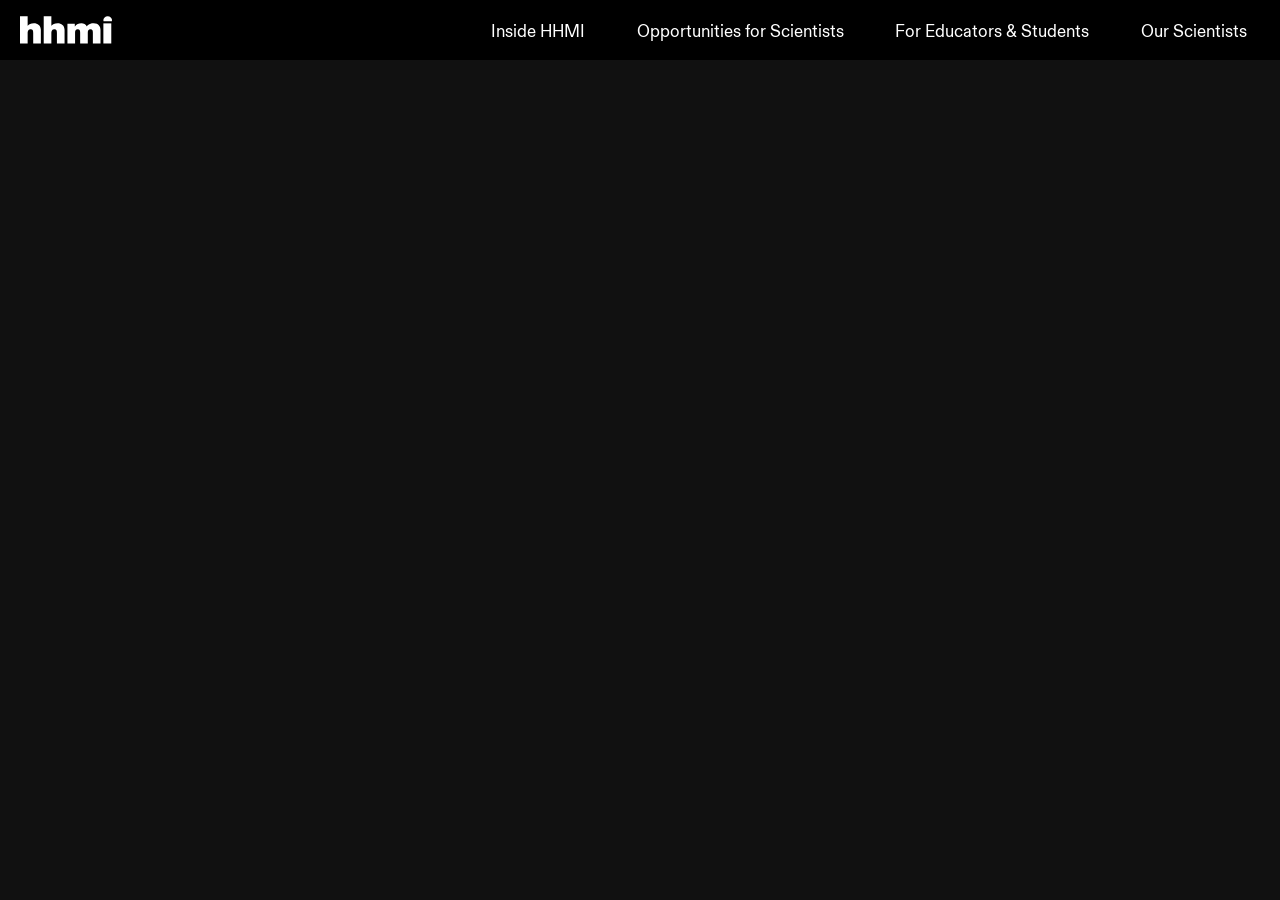
<file: studies/menu.html>
<!doctype html>
<html lang="en">
<head>
<meta charset="utf-8">
<meta name="viewport" content="width=device-width,initial-scale=1">
<title>HHMI Menu bar (study)</title>
<link rel="stylesheet" href="../assets/fonts.css">
<style>
  /* HHMI global header study.
     60px black bar: wordmark left, four sections right (17px). Opening a
     section (hover, click or tap) turns it into a tab: white lines on its
     top and sides, and the bar's bottom line breaks under it so the tab opens
     into the panel. The panel is two broken-line cells (as in the Schema
     grid): UPDATES on the left (tag + headline rows, headlines fade out),
     the section title and its link columns on the right.
     Phones: the Explore (H) button shows the sections stacked. */
  :root {
    --font-sans: "ABC Diatype", "Helvetica Neue", Arial, sans-serif;
    --font-mono: "ABC Diatype Semi-Mono", ui-monospace, Menlo, monospace;
    --pad: 20px;
    --hover: #7DE050;
    --line: #fff;
    --soft: #5a5a5a;
    --g: 20px;   /* schema grid: every line stops this far short of the line it meets */
  }
  * { box-sizing: border-box; }
  html, body { margin: 0; background: #000; color: #fff; font: 400 17px/1.35 var(--font-sans); }
  a { color: inherit; text-decoration: none; cursor: pointer; }
  button { font: inherit; color: inherit; background: none; border: 0; padding: 0; cursor: pointer; }
  ul { margin: 0; padding: 0; list-style: none; }
  :focus-visible { outline: 2px solid #fff; outline-offset: 3px; }

  .site { position: relative; z-index: 10; background: #000; }
  /* the bar's bottom line: only while a panel is open; the open tab covers it */
  .site::after { content: ""; position: absolute; left: 0; right: 0; bottom: 0; border-top: 1px solid var(--line); opacity: 0; pointer-events: none; }
  .site:has(.mi.is-open)::after, .site.is-open::after { opacity: 1; }
  .bar { display: flex; align-items: stretch; justify-content: space-between; height: 60px; padding: 0 var(--pad); }
  .brand { display: inline-flex; align-items: center; color: #fff; }
  .brand svg { width: 92px; height: auto; }
  .toggle { display: none; }

  .menu { display: flex; align-items: stretch; gap: 0 clamp(8px, 2vw, 36px); }
  .mi { display: flex; padding-top: 8px; }
  /* Section names; the open one becomes a tab */
  .mt { position: relative; z-index: 2; display: flex; align-items: center; padding: 0 12px 7px; border: 1px solid transparent; border-bottom: 0; font-size: 17px; white-space: nowrap; transition: color .2s ease; }
  .mt:hover { color: var(--hover); }
  .mi.is-open .mt { color: #fff; border-color: var(--line); background: #000; margin-bottom: -1px; padding-bottom: 8px; }   /* sits over the bar line: the gap */

  /* Panel: two broken-line cells under the bar */
  .mp { position: absolute; left: 0; right: 0; top: 100%; background: #000;
        opacity: 0; visibility: hidden; transition: opacity .25s ease, visibility 0s linear .25s; }
  .mi.is-open .mp { opacity: 1; visibility: visible; transition: opacity .25s ease, visibility 0s; }   /* fade in / out */
  .mp-in { display: grid; grid-template-columns: minmax(280px, 26%) 1fr; gap: 0 12px; padding: var(--g) 20px 20px; }   /* full width; top = the grid gap below the header line */
  .mp-up, .mp-main { position: relative; padding-bottom: 28px; }
  /* sides: start/stop short of the rules; bottom line: stops short of the sides */
  .mp-up::before, .mp-main::before { content: ""; position: absolute; top: 0; bottom: calc(var(--g) + 1px); left: 0; right: 0; border: 0 solid var(--line); border-left-width: 1px; border-right-width: 1px; pointer-events: none; }
  .mp-up::after, .mp-main::after { content: ""; position: absolute; left: calc(var(--g) + 1px); right: calc(var(--g) + 1px); bottom: 0; border-top: 1px solid var(--line); pointer-events: none; }
  .mp-main::after { left: calc(var(--g) - 12px); }   /* the divider is the Updates cell's right side, 12px (the column gap) to the left */
  .mp-main::before { border-left-width: 0; }   /* one line between the cells: the Updates cell's right side */

  /* UPDATES */
  .up-h { margin: 0; padding: 14px 20px 14px; font-family: "ABC Diatype Semi-Mono", monospace; font-size: 13px; letter-spacing: .02em; text-transform: uppercase; }
  .mp-up ul { border-top: 1px solid var(--soft); margin: 0 12px 0 12px; }
  .mp-up li { border-bottom: 1px solid var(--soft); }
  .up-row { display: grid; grid-template-columns: minmax(0, 1fr) 64px; align-items: center; column-gap: 8px; height: 42px; }
  .up-tag { align-self: stretch; display: flex; align-items: center; padding-left: 12px; border-left: 1px solid var(--soft); font-family: "ABC Diatype Semi-Mono", monospace; font-size: 12px; letter-spacing: .06em; text-transform: uppercase; }
  .up-t { padding-right: 4px; white-space: nowrap; overflow: hidden;
           -webkit-mask-image: linear-gradient(90deg, #000 calc(100% - 48px), transparent); mask-image: linear-gradient(90deg, #000 calc(100% - 48px), transparent);
           transition: color .2s ease; }
  .up-row:hover .up-t, .up-row:focus-visible .up-t { color: var(--hover); }
  /* Hover: a headline that doesn't fit scrolls (marquee) to show the rest,
     then back; the fade drops while it moves. */
  .up-tx { display: inline-block; }
  .up-c + .up-c { display: none; }   /* the second copy only shows while the ticker runs */
  .up-row.is-marquee .up-c { padding-right: 48px; }
  .up-row.is-marquee .up-c + .up-c { display: inline; }
  .up-row.is-marquee .up-tx { animation: up-marquee var(--dur, 6s) linear infinite; }
  /* Ticker: two copies side by side; slide left by exactly one copy and wrap, so it loops seamlessly */
  @keyframes up-marquee { from { transform: translateX(0); } to { transform: translateX(var(--shift, 0px)); } }

  /* Section title + link columns */
  .mp-main { padding: 22px 56px 52px; }
  .mp-h { margin: 0 0 30px; font-size: 28px; line-height: 1.15; }
  .mp-cols { display: grid; grid-template-columns: repeat(auto-fit, minmax(220px, 1fr)); gap: 0 48px; max-width: 1100px; }
  .mp-col a { display: block; font-size: 17px; line-height: 1.32; transition: color .2s ease; }
  .mp-col a:hover, .mp-col a:focus-visible { color: var(--hover); }
  /* External links: small "opens in a new window" arrow after the label */
  .ext { display: inline-block; width: .62em; height: .62em; margin-left: .4em; vertical-align: .08em; }
  .vh { position: absolute; width: 1px; height: 1px; overflow: hidden; clip: rect(0 0 0 0); white-space: nowrap; }
  /* Science Programs: career stage (link) with its program in smaller grey underneath */
  .sp li + li { margin-top: 10px; }
  .sp-prog { display: block; font-size: 14px; line-height: 1.3; color: #8a8a8a; }
  .gh { margin: 0 0 10px; font-size: 14px; color: var(--hover); }
  #mp0 .gh, #mp1 .gh, #mp2 .gh, #mp3 .gh { margin-bottom: 10px; font-size: 18px; color: dimgrey; }
  @media (min-width: 992px) { #mp0 .mp-cols, #mp2 .mp-cols { grid-template-columns: 1fr 1fr; max-width: none; } }   /* Educators | Students, half each */
  .pairs li + li { margin-top: 12px; }
  .pairs span { display: block; }

  /* Light-mode switch: bottom-right corner of each panel's main cell; one shared setting */
  .mode { position: absolute; right: 30px; bottom: 12px; z-index: 1; line-height: 0; }
  .mode-track { display: block; position: relative; width: 40px; height: 22px; border: 1px solid currentColor; border-radius: 11px; }
  .mode-track::after { content: ""; position: absolute; top: 3px; left: 3px; width: 14px; height: 14px; border-radius: 50%; background: currentColor; transition: transform .25s ease; }
  .mode[aria-checked="true"] .mode-track::after { transform: translateX(18px); }
  .mode:hover { color: var(--hover); }

  /* Light mode: the header bar and its panels turn white */
  .site, .mp, .mi .mt { transition: background-color .3s ease, color .3s ease; }
  .site.is-light { --line: #000; --soft: #c4c4c4; --hover: #006B2A; background: #fff; color: #000; }
  .site.is-light .brand, .site.is-light .mi.is-open .mt { color: #000; }
  .site.is-light .mi.is-open .mt, .site.is-light .mp { background: #fff; }
  .site.is-light .sp-prog { color: #6e6e6e; }
  .site.is-light :focus-visible { outline-color: #000; }

  /* Phones: the Explore button (three green lines that turn into an H) */
  .explore-icon { position: relative; width: 32px; height: 27px; }
  .explore-icon i { position: absolute; left: 0; width: 32px; height: 2px; transition: transform .35s cubic-bezier(.65,0,.35,1); }
  .explore-icon i:nth-child(1) { top: 0;      background: #a5f300; transform-origin: 1px 1px; }
  .explore-icon i:nth-child(2) { top: 12.5px; background: #00ac1d; transform-origin: 31px 1px; }
  .explore-icon i:nth-child(3) { top: 25px;   background: #006b2a; transform-origin: 0 1px; }
  .site.is-open .explore-icon i:nth-child(1) { transform: rotate(90deg) scaleX(.84375); }
  .site.is-open .explore-icon i:nth-child(2) { transform: translateY(-12.5px) rotate(-90deg) scaleX(.84375); }
  .site.is-open .explore-icon i:nth-child(3) { transform: translate(5px, -12.5px) scaleX(.6875); }

  /* Demo page behind the menu */
  .hero { position: fixed; inset: 0; background: #111 url("https://www.hhmi.org/sites/default/files/styles/3840x2400/public/2024-01/hhmi-homepage-hero-desktop-1v3.jpg?itok=HIjV0wqK") center/cover no-repeat; }   /* placeholder page body: the HHMI homepage hero from the previous study */

  @media (max-width: 991.98px) {
    .toggle { display: inline-flex; align-items: center; }
    .menu { display: none; position: absolute; left: 0; right: 0; top: 100%; flex-direction: column; gap: 0; background: #000; border-bottom: 1px solid var(--line); max-height: calc(100vh - 61px); overflow: auto; }
    .site.is-open .menu { display: flex; }
    .mi { flex-direction: column; padding: 0; border-top: 1px solid #333; }
    .mt, .mi.is-open .mt { justify-content: space-between; margin: 0; padding: 22px var(--pad); border: 0; font-size: 22px; }
    .mi.is-open .mt { color: var(--hover); }
    .mp { position: static; display: none; opacity: 1; visibility: visible; transition: none; }
    .mi.is-open .mp { display: block; }
    .mp-in { display: block; padding: 0 var(--pad) 28px; }
    .mp-up, .mp-h, .mp-main::before, .mp-main::after { display: none; }
    .mp-main { padding: 0; }
    .mode { display: none; }   /* desktop study only */
    .site.is-light .menu { background: #fff; }
    .mp-cols { grid-template-columns: 1fr; gap: 20px; }
    .gh[aria-hidden] { display: none; }
  }
  @media (prefers-reduced-motion: reduce) { .mt, .mp, .mp-col a, .up-t, .explore-icon i { transition: none; } .up-row.is-marquee .up-tx { animation: none; } }
</style>
</head>
<body>
<header class="site" id="site">
  <div class="bar">
    <a class="brand" aria-label="HHMI home"><svg width="113" height="34" viewBox="0 0 128 38" xmlns="http://www.w3.org/2000/svg" aria-hidden="true"><g fill="currentColor" fill-rule="evenodd"><path d="M0,0 L10.6326783,0 L10.6326783,13.3585568 L10.7405466,13.3585568 C12.5660116,11.2287875 14.9303817,9.68631694 19.4398916,9.68631694 C24.4354642,9.68631694 29,12.719323 29,19.0532334 L29,38 L18.3673217,38 L18.3673217,23.5222432 C18.3673217,20.3299697 17.9908742,18.0954648 14.8753558,18.0954648 C13.0498908,18.0954648 10.6326783,18.9991344 10.6326783,23.4175076 L10.6326783,38 L0,38 L0,0"/><path d="M33,0 L43.6324017,0 L43.6324017,13.3585568 L43.7402717,13.3585568 C45.5657641,11.2287875 47.9301699,9.68631694 52.4419312,9.68631694 C57.4353955,9.68631694 62,12.719323 62,19.0532334 L62,38 L51.3671616,38 L51.3671616,23.5222432 C51.3671616,20.3299697 50.9907084,18.0954648 47.8751431,18.0954648 C46.0500873,18.0954648 43.6324017,18.9991344 43.6324017,23.4175076 L43.6324017,38 L33,38 L33,0"/><path d="M66,10.6843569 L76.2404845,10.6843569 L76.2404845,14.3158571 L76.3481689,14.3158571 C78.4913943,11.1568585 81.6011638,10 85.4612366,10 C88.4637577,10 91.6794677,11.5257864 92.9673213,14.2619302 C93.3958791,13.9469292 95.5391046,10 102.456195,10 C109.586474,10 112,14.8422855 112,19.2617162 L112,38 L101.38371,38 L101.38371,23.2103574 C101.38371,20.6317141 101.115589,18.3141451 97.8998787,18.3141451 C95.2182311,18.3141451 94.3079271,20.3684999 94.3079271,23.2103574 L94.3079271,38 L83.691637,38 L83.691637,23.2103574 C83.691637,20.6317141 83.4235158,18.3141451 80.2078057,18.3141451 C77.5261582,18.3141451 76.6162901,20.3684999 76.6162901,23.2103574 L76.6162901,38 L66,38 L66,10.6843569"/><polygon points="116 38 127 38 127 10 116 10"/><path d="M127.750439,7 C127.911577,6.50960867 128,5.98823666 128,5.45015141 C128,2.43931982 125.314083,0 121.999327,0 C118.686366,0 116,2.43931982 116,5.45015141 C116,5.98823666 116.088872,6.50960867 116.250009,7 L127.750439,7"/></g></svg></a>
    <button class="toggle" id="toggle" type="button" aria-label="Explore menu" aria-expanded="false" aria-controls="menu"><span class="explore-icon" aria-hidden="true"><i></i><i></i><i></i></span></button>
    <ul class="menu" id="menu">
      <li class="mi">
        <button class="mt" type="button" aria-expanded="false" aria-controls="mp0">Inside HHMI</button>
        <div class="mp" id="mp0" inert>
          <div class="mp-in">
            <aside class="mp-up" aria-label="Updates"><p class="up-h">Updates</p><ul><li><a class="up-row"><span class="up-t"><span class="up-tx">The Freeman Hrabowski Scholars Program is now open to early career scientists.</span></span><span class="up-tag">Apply</span></a></li><li><a class="up-row"><span class="up-t"><span class="up-tx">The Hanna H. Gray Fellows Program is now open to postdoctoral scientists.</span></span><span class="up-tag">Apply</span></a></li><li><a class="up-row"><span class="up-t"><span class="up-tx">The Cech Fellows Program is now open to postdoctoral scientists.</span></span><span class="up-tag">Apply</span></a></li><li><a class="up-row"><span class="up-t"><span class="up-tx">HHMI Launches Undergraduate Science Scholars Program to Support Community College Students Pursuing Careers in the Life Sciences.</span></span><span class="up-tag">News</span></a></li><li><a class="up-row"><span class="up-t"><span class="up-tx">The Surprising Cancer Connection at the Heart of Alzheimer’s.</span></span><span class="up-tag">News</span></a></li></ul></aside>
            <div class="mp-main">
              <p class="mp-h">Inside HHMI</p>
              <div class="mp-cols">
                <div class="mp-col"><p class="gh">About</p><ul><li><a>Overview</a></li><li><a>Careers</a></li><li><a target="_blank" rel="noopener">Tangled Bank Studios<svg class="ext" viewBox="0 0 12 12" aria-hidden="true"><path d="M4.5 1.5h6v6M10.5 1.5 1.5 10.5" fill="none" stroke="currentColor" stroke-width="1.2" stroke-linecap="square"/></svg><span class="vh"> (opens in a new window)</span></a></li><li><a>HHMI Senior Leadership</a></li><li><a>HHMI Board of Trustees</a></li><li><a>Medical Advisory Board</a></li><li><a>Scientific Review Board</a></li><li><a>Policies</a></li></ul></div>
                <div class="mp-col"><p class="gh">Shaping How Science is Done</p><ul><li><a>News &amp; Stories</a></li><li><a>Open Science</a></li><li><a>Science Leadership &amp; Lab Culture</a></li><li><a>For Host Institutions</a></li></ul></div>
              </div>
              <button class="mode" type="button" role="switch" aria-checked="false" aria-label="Light mode"><span class="mode-track" aria-hidden="true"></span></button>
            </div>
          </div>
        </div>
      </li>
      <li class="mi">
        <button class="mt" type="button" aria-expanded="false" aria-controls="mp1">Opportunities for Scientists</button>
        <div class="mp" id="mp1" inert>
          <div class="mp-in">
            <aside class="mp-up" aria-label="Updates"><p class="up-h">Updates</p><ul><li><a class="up-row"><span class="up-t"><span class="up-tx">The Freeman Hrabowski Scholars Program is now open to early career scientists.</span></span><span class="up-tag">Apply</span></a></li><li><a class="up-row"><span class="up-t"><span class="up-tx">The Hanna H. Gray Fellows Program is now open to postdoctoral scientists.</span></span><span class="up-tag">Apply</span></a></li><li><a class="up-row"><span class="up-t"><span class="up-tx">The Cech Fellows Program is now open to postdoctoral scientists.</span></span><span class="up-tag">Apply</span></a></li><li><a class="up-row"><span class="up-t"><span class="up-tx">HHMI Launches Undergraduate Science Scholars Program to Support Community College Students Pursuing Careers in the Life Sciences.</span></span><span class="up-tag">News</span></a></li><li><a class="up-row"><span class="up-t"><span class="up-tx">The Surprising Cancer Connection at the Heart of Alzheimer’s.</span></span><span class="up-tag">News</span></a></li></ul></aside>
            <div class="mp-main">
              <p class="mp-h">Opportunities for Scientists</p>
              <div class="mp-cols">
                <div class="mp-col"><p class="gh">Science Programs</p><ul class="sp"><li><a>Overview</a></li><li><a>Mid-Career &amp; Senior Faculty<span class="sp-prog">HHMI Investigator Program</span></a></li><li><a>Early Career Faculty<span class="sp-prog">Freeman Hrabowski Scholars</span></a></li><li><a>Postdoc-Faculty Transition<span class="sp-prog">Hanna Gray Fellows</span></a></li><li><a>PhD &amp; Postdoc Transition<span class="sp-prog">Gilliam Fellows Program</span></a></li></ul></div>
                <div class="mp-col"><p class="gh">Janelia Research Campus</p><ul><li><a>Overview</a></li><li><a>Biology</a></li><li><a>AI@HHMI</a></li><li><a>Theory@HHMI</a></li><li><a>Tools@HHMI</a></li><li><a>Senior Leadership</a></li><li><a>20th Anniversary</a></li><li><a>Group Leaders</a></li><li><a>Leader Labs</a></li><li><a>Project &amp; Support Teams</a></li><li><a href="../careers.html">Careers &amp; Opportunities</a></li><li><a>Tools and Resources</a></li></ul></div>
              </div>
              <button class="mode" type="button" role="switch" aria-checked="false" aria-label="Light mode"><span class="mode-track" aria-hidden="true"></span></button>
            </div>
          </div>
        </div>
      </li>
      <li class="mi">
        <button class="mt" type="button" aria-expanded="false" aria-controls="mp2">For Educators &amp; Students</button>
        <div class="mp" id="mp2" inert>
          <div class="mp-in">
            <aside class="mp-up" aria-label="Updates"><p class="up-h">Updates</p><ul><li><a class="up-row"><span class="up-t"><span class="up-tx">The Freeman Hrabowski Scholars Program is now open to early career scientists.</span></span><span class="up-tag">Apply</span></a></li><li><a class="up-row"><span class="up-t"><span class="up-tx">The Hanna H. Gray Fellows Program is now open to postdoctoral scientists.</span></span><span class="up-tag">Apply</span></a></li><li><a class="up-row"><span class="up-t"><span class="up-tx">The Cech Fellows Program is now open to postdoctoral scientists.</span></span><span class="up-tag">Apply</span></a></li><li><a class="up-row"><span class="up-t"><span class="up-tx">HHMI Launches Undergraduate Science Scholars Program to Support Community College Students Pursuing Careers in the Life Sciences.</span></span><span class="up-tag">News</span></a></li><li><a class="up-row"><span class="up-t"><span class="up-tx">The Surprising Cancer Connection at the Heart of Alzheimer’s.</span></span><span class="up-tag">News</span></a></li></ul></aside>
            <div class="mp-main">
              <p class="mp-h">For Educators &amp; Students</p>
              <div class="mp-cols">
                <div class="mp-col"><p class="gh">Educators</p><ul><li><a>Overview</a></li><li><a target="_blank" rel="noopener">BioInteractive<svg class="ext" viewBox="0 0 12 12" aria-hidden="true"><path d="M4.5 1.5h6v6M10.5 1.5 1.5 10.5" fill="none" stroke="currentColor" stroke-width="1.2" stroke-linecap="square"/></svg><span class="vh"> (opens in a new window)</span></a></li><li><a>Science Education Alliance (SEA)</a></li><li><a>Success in Science Program</a></li></ul></div>
                <div class="mp-col"><p class="gh">Students</p><ul class="sp"><li><a>Undergraduate Four-Year College<span class="sp-prog">Cech Fellows Program</span></a></li><li><a>Undergraduate Two-Year College<span class="sp-prog">Undergraduate Science Scholars</span></a></li></ul></div>
              </div>
              <button class="mode" type="button" role="switch" aria-checked="false" aria-label="Light mode"><span class="mode-track" aria-hidden="true"></span></button>
            </div>
          </div>
        </div>
      </li>
      <li class="mi">
        <button class="mt" type="button" aria-expanded="false" aria-controls="mp3">Our Scientists</button>
        <div class="mp" id="mp3" inert>
          <div class="mp-in">
            <aside class="mp-up" aria-label="Updates"><p class="up-h">Updates</p><ul><li><a class="up-row"><span class="up-t"><span class="up-tx">The Freeman Hrabowski Scholars Program is now open to early career scientists.</span></span><span class="up-tag">Apply</span></a></li><li><a class="up-row"><span class="up-t"><span class="up-tx">The Hanna H. Gray Fellows Program is now open to postdoctoral scientists.</span></span><span class="up-tag">Apply</span></a></li><li><a class="up-row"><span class="up-t"><span class="up-tx">The Cech Fellows Program is now open to postdoctoral scientists.</span></span><span class="up-tag">Apply</span></a></li><li><a class="up-row"><span class="up-t"><span class="up-tx">HHMI Launches Undergraduate Science Scholars Program to Support Community College Students Pursuing Careers in the Life Sciences.</span></span><span class="up-tag">News</span></a></li><li><a class="up-row"><span class="up-t"><span class="up-tx">The Surprising Cancer Connection at the Heart of Alzheimer’s.</span></span><span class="up-tag">News</span></a></li></ul></aside>
            <div class="mp-main">
              <p class="mp-h">Our Scientists</p>
              <div class="mp-cols">
                <div class="mp-col"><p class="gh">Program Scientists</p><ul class="sp"><li><a>Mid-Career &amp; Senior Faculty<span class="sp-prog">HHMI Investigator Program</span></a></li><li><a>Early Career Faculty<span class="sp-prog">Freeman Hrabowski Scholars</span></a></li><li><a>Postdoc-Faculty Transition<span class="sp-prog">Hanna Gray Fellows</span></a></li><li><a>PhD &amp; Postdoc Transition<span class="sp-prog">Gilliam Fellows Program</span></a></li></ul></div>
              </div>
              <button class="mode" type="button" role="switch" aria-checked="false" aria-label="Light mode"><span class="mode-track" aria-hidden="true"></span></button>
            </div>
          </div>
        </div>
      </li>
    </ul>
  </div>
</header>
<main><div class="hero" role="img" aria-label="HHMI homepage hero image (placeholder)"></div></main>
<script>
/* Desktop: hovering a section opens its panel (a short delay stops flicker
   when the pointer crosses between items); click / tap or Enter toggles it.
   Esc or a click outside closes. Phones: Explore shows the stacked sections. */
(function () {
  var site = document.getElementById('site'), items = [].slice.call(document.querySelectorAll('.mi'));
  var desk = matchMedia('(min-width: 992px)'), hoverOK = matchMedia('(hover: hover)');
  var timer = 0, tg = document.getElementById('toggle');
  function open(mi) {
    items.forEach(function (m) {
      var on = m === mi;
      m.classList.toggle('is-open', on);
      m.querySelector('.mt').setAttribute('aria-expanded', on ? 'true' : 'false');
      m.querySelector('.mp').inert = !on;
    });
  }
  items.forEach(function (mi) {
    mi.querySelector('.mt').addEventListener('click', function () { open(mi.classList.contains('is-open') ? null : mi); });
    mi.addEventListener('mouseenter', function () { if (!desk.matches || !hoverOK.matches) return; clearTimeout(timer); timer = setTimeout(function () { open(mi); }, 80); });
  });
  site.addEventListener('mouseleave', function () { if (!desk.matches || !hoverOK.matches) return; clearTimeout(timer); timer = setTimeout(function () { open(null); }, 150); });
  site.addEventListener('mouseenter', function () { clearTimeout(timer); });
  document.addEventListener('keydown', function (e) {
    if (e.key !== 'Escape') return;
    var cur = items.filter(function (m) { return m.classList.contains('is-open'); })[0];
    open(null); if (cur) cur.querySelector('.mt').focus();
  });
  document.addEventListener('pointerdown', function (e) {
    if (site.contains(e.target)) return;
    open(null); site.classList.remove('is-open'); tg.setAttribute('aria-expanded', 'false');
  });
  // Updates headlines: on hover (or keyboard focus), headlines that don't fit scroll as an endless ticker
  [].forEach.call(document.querySelectorAll('.up-row'), function (row) {
    var box = row.querySelector('.up-t'), tx = row.querySelector('.up-tx'), text = tx.textContent;
    tx.innerHTML = '';
    var a = document.createElement('span'), b = document.createElement('span');
    a.className = b.className = 'up-c'; a.textContent = b.textContent = text; b.setAttribute('aria-hidden', 'true');
    tx.appendChild(a); tx.appendChild(b);
    function start() {
      if (a.offsetWidth <= box.clientWidth - 4) return;   // fits: nothing to scroll
      row.classList.add('is-marquee');
      var loop = a.offsetWidth;                            // one copy + its 48px gap
      row.style.setProperty('--shift', -loop + 'px');
      row.style.setProperty('--dur', loop / 30 + 's');     // slow, ~30px/s
    }
    function stop() { row.classList.remove('is-marquee'); }
    row.addEventListener('mouseenter', start); row.addEventListener('mouseleave', stop);
    row.addEventListener('focus', start); row.addEventListener('blur', stop);
  });
  // Light mode: any panel's switch flips the whole header; remembered in this browser
  var modes = document.querySelectorAll('.mode');
  function setLight(on) {
    site.classList.toggle('is-light', on);
    [].forEach.call(modes, function (b) { b.setAttribute('aria-checked', on ? 'true' : 'false'); });
  }
  try { setLight(localStorage.getItem('hhmiHeaderLight') === '1'); } catch (e) {}
  [].forEach.call(modes, function (b) {
    b.addEventListener('click', function () {
      var on = !site.classList.contains('is-light');
      setLight(on);
      try { localStorage.setItem('hhmiHeaderLight', on ? '1' : '0'); } catch (e) {}
    });
  });
  tg.addEventListener('click', function () {
    var on = !site.classList.contains('is-open');
    site.classList.toggle('is-open', on); tg.setAttribute('aria-expanded', on ? 'true' : 'false');
    if (!on) open(null);
  });
})();
</script>
</body>
</html>
</file>
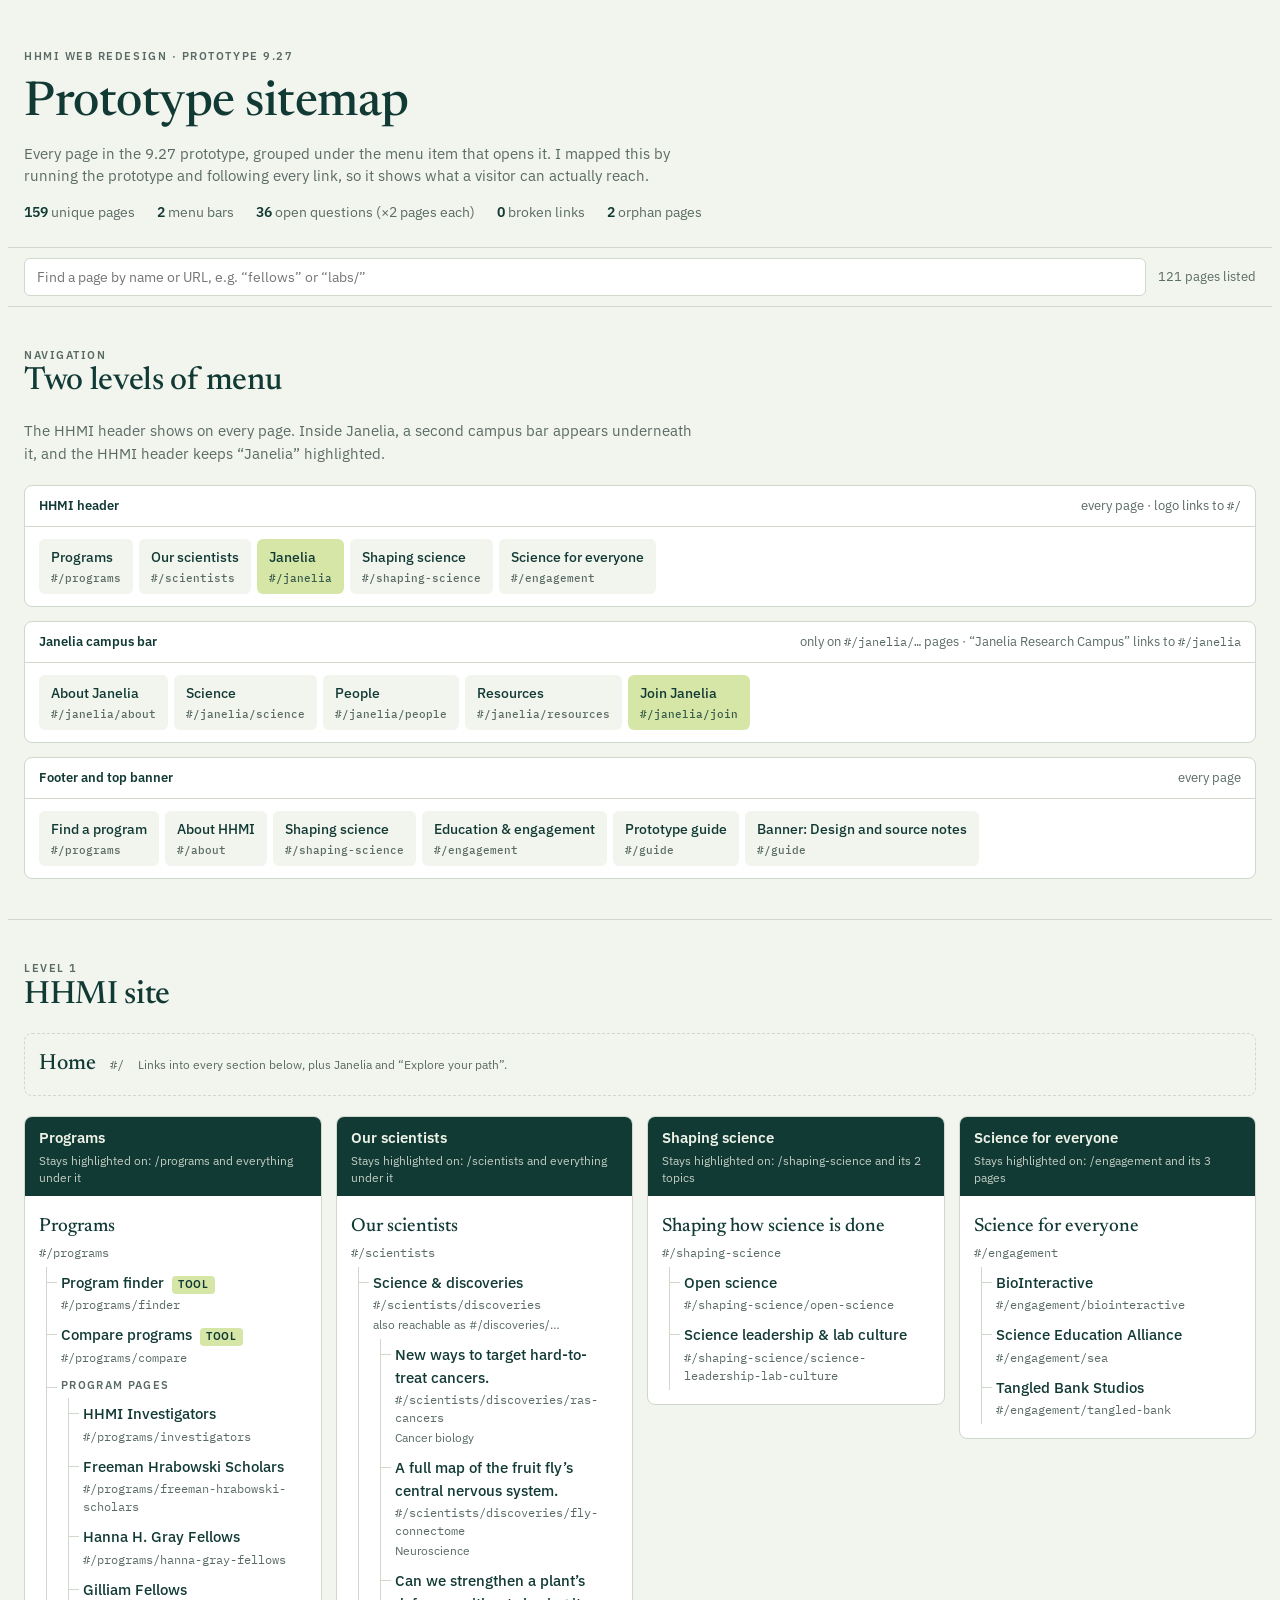
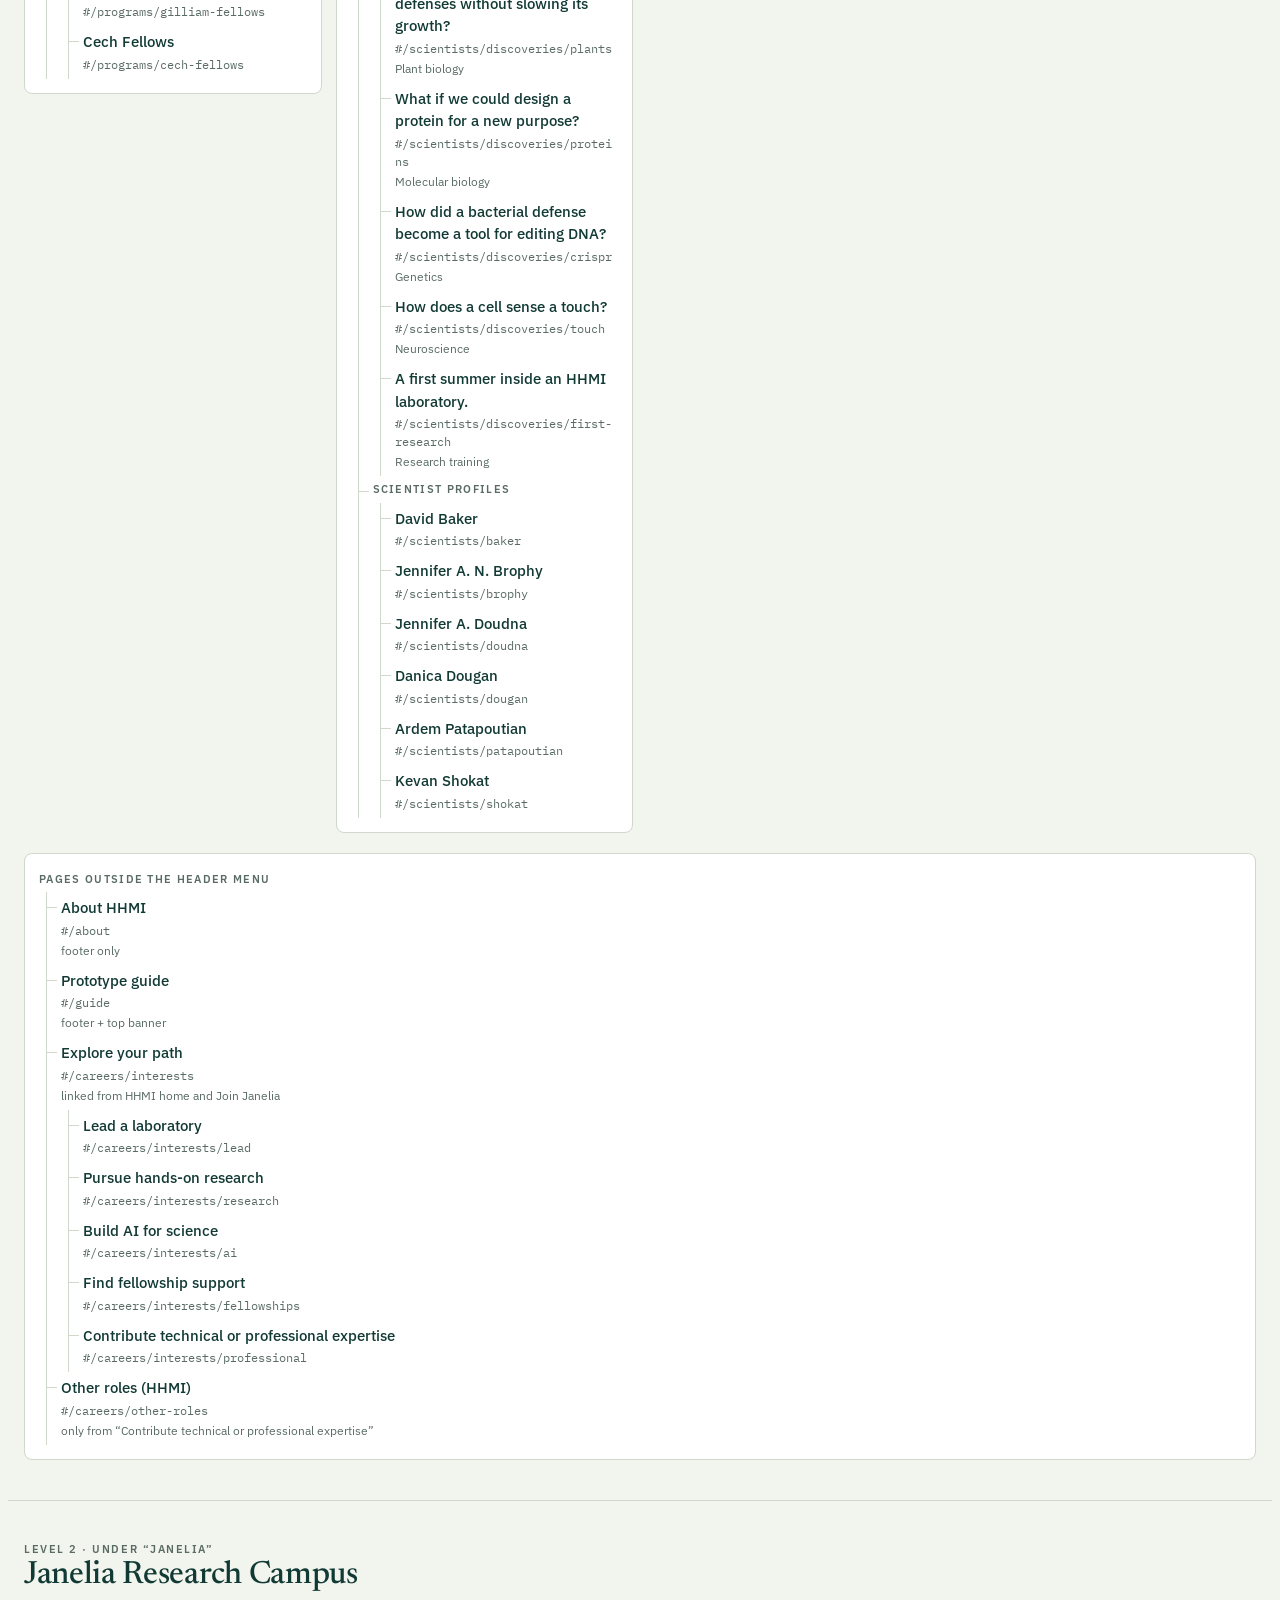
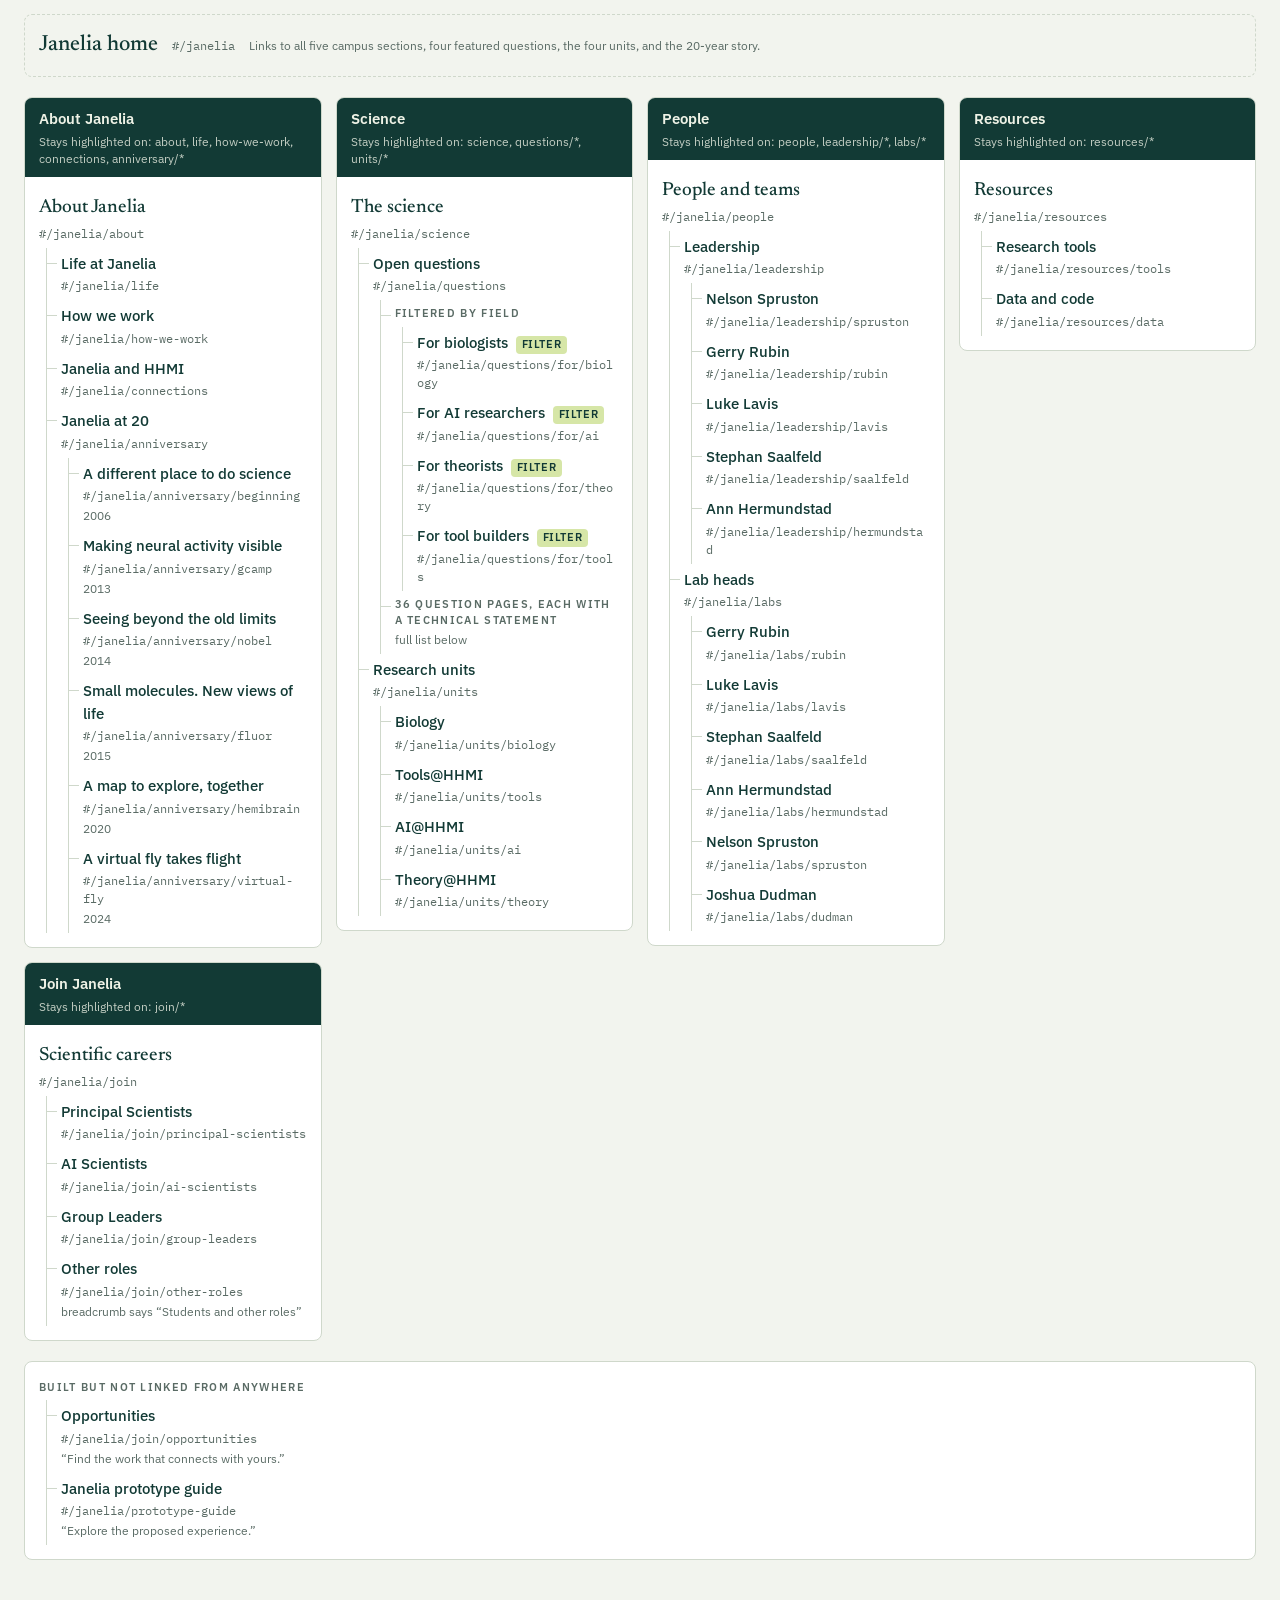
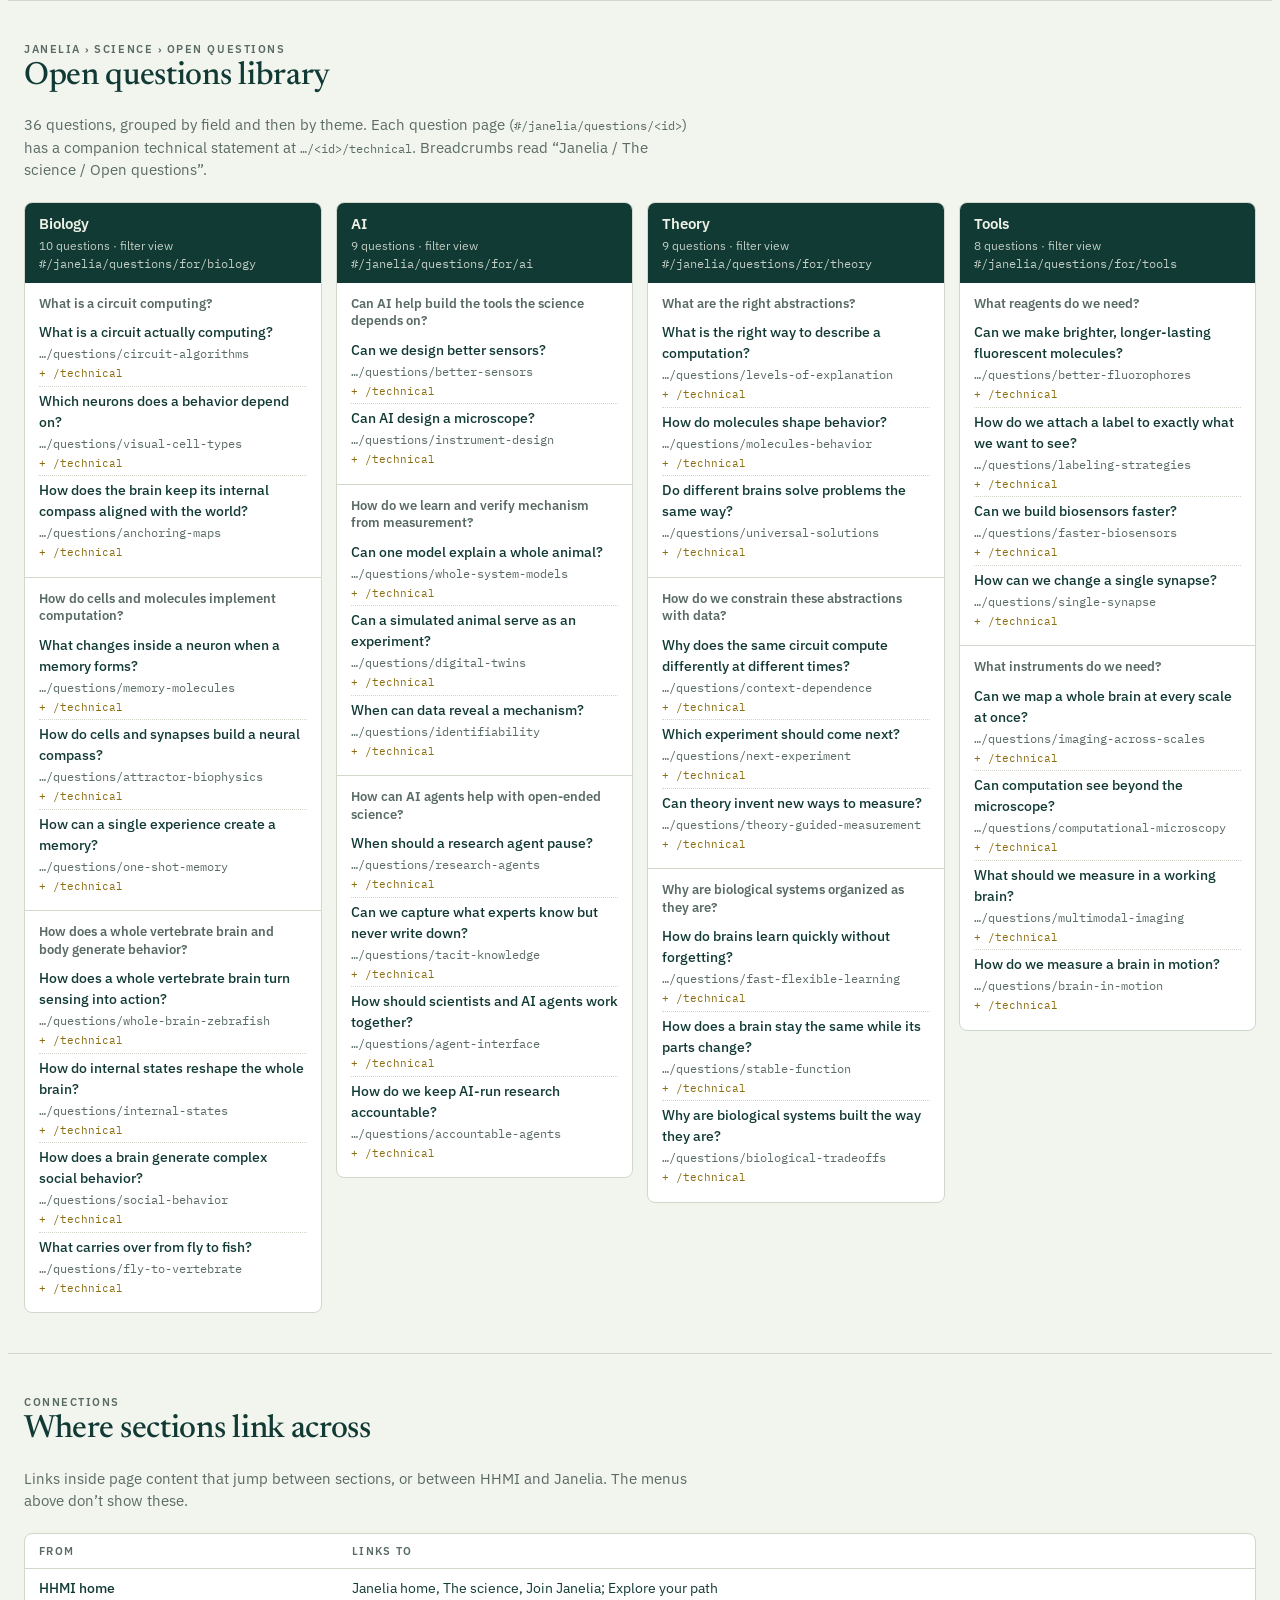
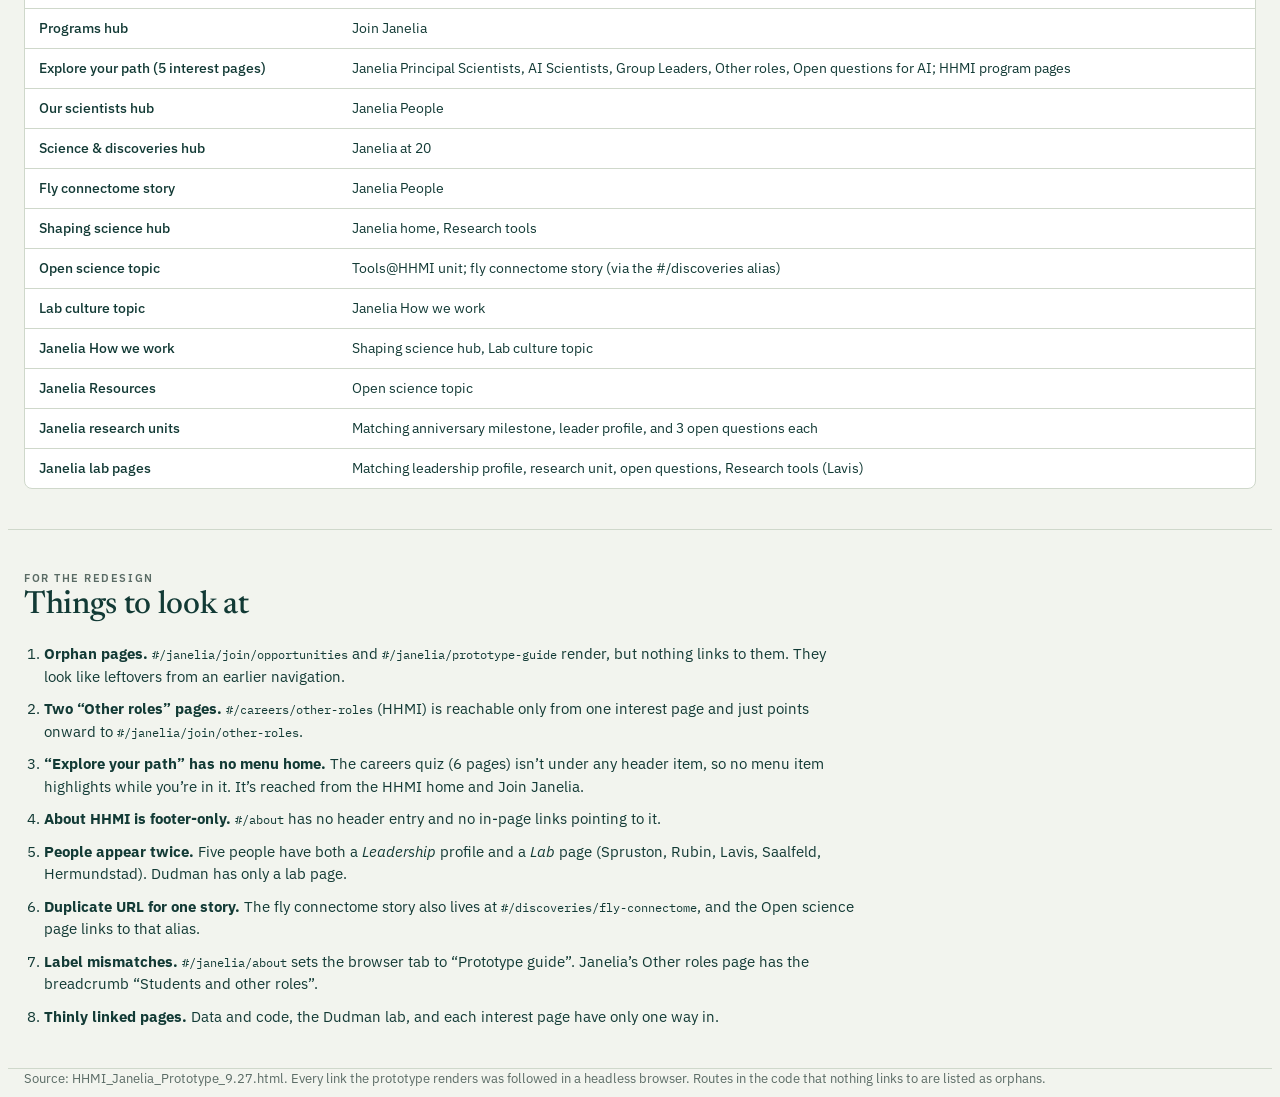
<file: studies/sitemap.html>
<!doctype html><html lang="en"><head><meta charset="utf-8"><meta name="viewport" content="width=device-width,initial-scale=1,viewport-fit=cover"></head><body>
<title>HHMI Janelia Prototype Sitemap</title>
<meta name="claude:viewport-fit-sides" content="cover">
<link rel="preconnect" href="https://fonts.googleapis.com">
<link rel="stylesheet" href="https://fonts.googleapis.com/css2?family=Newsreader:opsz,wght@6..72,400;6..72,500&family=IBM+Plex+Sans:wght@400;500;600&family=IBM+Plex+Mono:wght@400;500&display=swap">
<style>
/* Layout: a site-architecture drawing. Each header menu item is a column; pages hang beneath it as a tree. */
:root{
  --bg:#f2f4ee; --surface:#ffffff; --ink:#123a35; --muted:#5a6b65; --line:#cfd8cb;
  --accent:#d6e6a7; --accent-ink:#123a35; --tab:#123a35; --tab-ink:#eef2e6; --warn:#8b6e12;
  --display:"Newsreader",Georgia,serif; --body:"IBM Plex Sans",system-ui,sans-serif; --mono:"IBM Plex Mono",ui-monospace,monospace;
}
@media (prefers-color-scheme: dark){:root:not([data-theme="light"]){
  --bg:#0e1a18; --surface:#15241f; --ink:#e3ebe3; --muted:#9bafa7; --line:#2b3e39;
  --accent:#3b5530; --accent-ink:#e4f1c8; --tab:#20352f; --tab-ink:#e9f0e2; --warn:#d8b85a; color-scheme:dark}}
:root[data-theme="dark"]{
  --bg:#0e1a18; --surface:#15241f; --ink:#e3ebe3; --muted:#9bafa7; --line:#2b3e39;
  --accent:#3b5530; --accent-ink:#e4f1c8; --tab:#20352f; --tab-ink:#e9f0e2; --warn:#d8b85a; color-scheme:dark}
body{background:var(--bg);color:var(--ink);font:15px/1.5 var(--body)}
.wrap{max-width:1400px;margin:0 auto;padding-block:0;padding-left:max(16px,env(safe-area-inset-left,0px));padding-right:max(16px,env(safe-area-inset-right,0px))}
h1,h2,h3{font-family:var(--display);font-weight:500;text-wrap:balance;margin:0;letter-spacing:-.01em}
h1{font-size:clamp(32px,4vw,48px);line-height:1.05}
h2{font-size:clamp(24px,2.6vw,32px);line-height:1.15}
h3{font-size:20px}
p{margin:0;max-width:70ch}
code{font-family:var(--mono);font-size:12px;color:var(--muted);overflow-wrap:anywhere}
.eyebrow{font-size:11px;font-weight:600;letter-spacing:.14em;text-transform:uppercase;color:var(--muted)}
header.top{padding-block:40px 24px;display:grid;gap:14px;border-bottom:1px solid var(--line)}
.stats{display:flex;flex-wrap:wrap;gap:8px 22px;font-size:14px;color:var(--muted)}
.stats b{color:var(--ink);font-weight:600;font-variant-numeric:tabular-nums}
.find{position:sticky;top:env(safe-area-inset-top,0px);z-index:5;background:var(--bg);border-bottom:1px solid var(--line)}
.find .wrap{display:flex;gap:12px;align-items:center;padding-block:10px;flex-wrap:wrap}
.find input{flex:1 1 260px;min-width:0;padding:9px 12px;border:1px solid var(--line);background:var(--surface);color:var(--ink);font:14px var(--body);border-radius:6px}
.find input:focus-visible{outline:3px solid var(--warn);outline-offset:2px}
.find span{font-size:13px;color:var(--muted);font-variant-numeric:tabular-nums}
section.block{padding-block:40px;display:grid;gap:20px;border-bottom:1px solid var(--line)}
.lede{color:var(--muted);max-width:75ch}

/* menu bars */
.bars{display:grid;gap:14px}
.bar{border:1px solid var(--line);border-radius:8px;background:var(--surface);overflow:hidden}
.bar .cap{display:flex;justify-content:space-between;gap:12px;flex-wrap:wrap;padding:10px 14px;font-size:13px;color:var(--muted);border-bottom:1px solid var(--line)}
.bar .cap b{color:var(--ink);font-weight:600}
.items{display:flex;flex-wrap:wrap;gap:6px;padding:12px 14px}
.items span{display:inline-flex;flex-direction:column;gap:2px;padding:8px 12px;border-radius:6px;background:var(--bg);font-size:14px;font-weight:500}
.items span code{font-size:11px}
.items span.hl{background:var(--accent);color:var(--accent-ink)}
.items span.hl code{color:var(--accent-ink);opacity:.8}

/* trees */
.cols{display:grid;grid-template-columns:repeat(auto-fit,minmax(250px,1fr));gap:14px;align-items:start}
.col,.qcol,.orph{background:var(--surface);border:1px solid var(--line);border-radius:8px;overflow:hidden;min-width:0}
.tab,.qcol header{background:var(--tab);color:var(--tab-ink);padding:10px 14px;display:grid;gap:2px}
.menu{font-weight:600;font-size:15px}
.act{font-size:11.5px;opacity:.8}
.act code{color:inherit}
ul.tree,ul.tree ul,ul.qlist{list-style:none;margin:0;padding:0}
ul.tree{padding:12px 14px 14px}
ul.tree ul{margin-left:7px;padding-left:14px;border-left:1px solid var(--line)}
ul.tree ul>li{position:relative}
ul.tree ul>li::before{content:"";position:absolute;left:-14px;top:15px;width:10px;border-top:1px solid var(--line)}
.row{display:flex;flex-wrap:wrap;align-items:baseline;gap:2px 8px;padding:5px 0}
.row code{flex-basis:100%}
.lbl{font-weight:500}
ul.tree>li>.row .lbl{font-family:var(--display);font-size:19px}
li.grp>.row .lbl{font-size:11px;font-weight:600;letter-spacing:.12em;text-transform:uppercase;color:var(--muted);font-family:var(--body)}
ul.tree>li.grp>.row .lbl{font-family:var(--body);font-size:11px}
.note{font-size:12px;color:var(--muted);flex-basis:100%}
.tag{font-size:10.5px;font-weight:600;letter-spacing:.06em;text-transform:uppercase;padding:1px 6px;border-radius:4px;background:var(--accent);color:var(--accent-ink)}
.home{display:flex;flex-wrap:wrap;gap:6px 14px;align-items:baseline;padding:14px;border:1px dashed var(--line);border-radius:8px}
.home b{font-family:var(--display);font-size:22px;font-weight:500}
.split{display:grid;grid-template-columns:repeat(auto-fit,minmax(280px,1fr));gap:14px;align-items:start}
.orph .tab{background:transparent;color:var(--ink);border-bottom:1px solid var(--line)}

/* question library */
.qgrid{display:grid;grid-template-columns:repeat(auto-fit,minmax(280px,1fr));gap:14px;align-items:start}
.theme{padding:12px 14px;border-top:1px solid var(--line)}
.qcol header+.theme{border-top:0}
.theme h4{margin:0 0 6px;font:600 13px/1.35 var(--body);color:var(--muted)}
.qlist .row{padding:4px 0;border-bottom:1px dotted var(--line)}
.qlist li:last-child .row{border-bottom:0}
.qlist .lbl{font-size:14px}
.tech{font-family:var(--mono);font-size:11px;color:var(--warn)}

table{width:100%;border-collapse:collapse;font-size:14px}
.tbl{overflow-x:auto;background:var(--surface);border:1px solid var(--line);border-radius:8px}
th,td{text-align:left;padding:9px 14px;border-bottom:1px solid var(--line);vertical-align:top}
th{font-size:11px;letter-spacing:.12em;text-transform:uppercase;color:var(--muted);font-weight:600}
tr:last-child td{border-bottom:0}
td:first-child{font-weight:500;white-space:nowrap}
@media (max-width:600px){td:first-child{white-space:normal}}
ol.issues{margin:0;padding-left:20px;display:grid;gap:10px;max-width:90ch}
ol.issues code{color:var(--ink)}
.dim{opacity:.22}
.hit>.row .lbl{background:var(--accent);color:var(--accent-ink);border-radius:3px;padding:0 3px}
footer{padding-block:28px 48px;font-size:13px;color:var(--muted)}
@media (prefers-reduced-motion:no-preference){.dim,.hit{transition:opacity .15s}}
</style>

<header class="top wrap">
  <div class="eyebrow">HHMI Web Redesign · Prototype 9.27</div>
  <h1>Prototype sitemap</h1>
  <p class="lede">Every page in the 9.27 prototype, grouped under the menu item that opens it. I mapped this by running the prototype and following every link, so it shows what a visitor can actually reach.</p>
  <div class="stats">
    <span><b>159</b> unique pages</span><span><b>2</b> menu bars</span><span><b>36</b> open questions (×2 pages each)</span><span><b>0</b> broken links</span><span><b>2</b> orphan pages</span>
  </div>
</header>

<div class="find"><div class="wrap">
  <input id="q" type="search" placeholder="Find a page by name or URL, e.g. “fellows” or “labs/”" aria-label="Find a page">
  <span id="count" aria-live="polite"></span>
</div></div>

<main>
<section class="block wrap" id="menus">
  <div><div class="eyebrow">Navigation</div><h2>Two levels of menu</h2></div>
  <p class="lede">The HHMI header shows on every page. Inside Janelia, a second campus bar appears underneath it, and the HHMI header keeps “Janelia” highlighted.</p>
  <div class="bars">
    <div class="bar"><div class="cap"><b>HHMI header</b><span>every page · logo links to <code>#/</code></span></div>
      <div class="items"><span>Programs<code>#/programs</code></span><span>Our scientists<code>#/scientists</code></span><span class="hl">Janelia<code>#/janelia</code></span><span>Shaping science<code>#/shaping-science</code></span><span>Science for everyone<code>#/engagement</code></span></div></div>
    <div class="bar"><div class="cap"><b>Janelia campus bar</b><span>only on <code>#/janelia/…</code> pages · “Janelia Research Campus” links to <code>#/janelia</code></span></div>
      <div class="items"><span>About Janelia<code>#/janelia/about</code></span><span>Science<code>#/janelia/science</code></span><span>People<code>#/janelia/people</code></span><span>Resources<code>#/janelia/resources</code></span><span class="hl">Join Janelia<code>#/janelia/join</code></span></div></div>
    <div class="bar"><div class="cap"><b>Footer and top banner</b><span>every page</span></div>
      <div class="items"><span>Find a program<code>#/programs</code></span><span>About HHMI<code>#/about</code></span><span>Shaping science<code>#/shaping-science</code></span><span>Education &amp; engagement<code>#/engagement</code></span><span>Prototype guide<code>#/guide</code></span><span>Banner: Design and source notes<code>#/guide</code></span></div></div>
  </div>
</section>

<section class="block wrap" id="hhmi">
  <div><div class="eyebrow">Level 1</div><h2>HHMI site</h2></div>
  <div class="home"><b>Home</b><code>#/</code><span class="note" style="flex-basis:auto">Links into every section below, plus Janelia and “Explore your path”.</span></div>
  <div class="cols"><section class="col"><header class="tab"><span class="menu">Programs</span><span class="act">Stays highlighted on: /programs and everything under it</span></header><ul class="tree"><li class="pg" data-s="programs programs"><div class="row"><span class="lbl">Programs</span><code>#/programs</code></div><ul><li class="pg" data-s="program finder programs/finder"><div class="row"><span class="lbl">Program finder</span><span class="tag">tool</span><code>#/programs/finder</code></div></li><li class="pg" data-s="compare programs programs/compare"><div class="row"><span class="lbl">Compare programs</span><span class="tag">tool</span><code>#/programs/compare</code></div></li><li class="grp" data-s="program pages "><div class="row"><span class="lbl">Program pages</span></div><ul><li class="pg" data-s="hhmi investigators programs/investigators"><div class="row"><span class="lbl">HHMI Investigators</span><code>#/programs/investigators</code></div></li><li class="pg" data-s="freeman hrabowski scholars programs/freeman-hrabowski-scholars"><div class="row"><span class="lbl">Freeman Hrabowski Scholars</span><code>#/programs/freeman-hrabowski-scholars</code></div></li><li class="pg" data-s="hanna h. gray fellows programs/hanna-gray-fellows"><div class="row"><span class="lbl">Hanna H. Gray Fellows</span><code>#/programs/hanna-gray-fellows</code></div></li><li class="pg" data-s="gilliam fellows programs/gilliam-fellows"><div class="row"><span class="lbl">Gilliam Fellows</span><code>#/programs/gilliam-fellows</code></div></li><li class="pg" data-s="cech fellows programs/cech-fellows"><div class="row"><span class="lbl">Cech Fellows</span><code>#/programs/cech-fellows</code></div></li></ul></li></ul></li></ul></section><section class="col"><header class="tab"><span class="menu">Our scientists</span><span class="act">Stays highlighted on: /scientists and everything under it</span></header><ul class="tree"><li class="pg" data-s="our scientists scientists"><div class="row"><span class="lbl">Our scientists</span><code>#/scientists</code></div><ul><li class="pg" data-s="science &amp; discoveries scientists/discoveries"><div class="row"><span class="lbl">Science &amp; discoveries</span><code>#/scientists/discoveries</code><span class="note">also reachable as #/discoveries/…</span></div><ul><li class="pg" data-s="new ways to target hard-to-treat cancers. scientists/discoveries/ras-cancers"><div class="row"><span class="lbl">New ways to target hard-to-treat cancers.</span><code>#/scientists/discoveries/ras-cancers</code><span class="note">Cancer biology</span></div></li><li class="pg" data-s="a full map of the fruit fly’s central nervous system. scientists/discoveries/fly-connectome"><div class="row"><span class="lbl">A full map of the fruit fly’s central nervous system.</span><code>#/scientists/discoveries/fly-connectome</code><span class="note">Neuroscience</span></div></li><li class="pg" data-s="can we strengthen a plant’s defenses without slowing its growth? scientists/discoveries/plants"><div class="row"><span class="lbl">Can we strengthen a plant’s defenses without slowing its growth?</span><code>#/scientists/discoveries/plants</code><span class="note">Plant biology</span></div></li><li class="pg" data-s="what if we could design a protein for a new purpose? scientists/discoveries/proteins"><div class="row"><span class="lbl">What if we could design a protein for a new purpose?</span><code>#/scientists/discoveries/proteins</code><span class="note">Molecular biology</span></div></li><li class="pg" data-s="how did a bacterial defense become a tool for editing dna? scientists/discoveries/crispr"><div class="row"><span class="lbl">How did a bacterial defense become a tool for editing DNA?</span><code>#/scientists/discoveries/crispr</code><span class="note">Genetics</span></div></li><li class="pg" data-s="how does a cell sense a touch? scientists/discoveries/touch"><div class="row"><span class="lbl">How does a cell sense a touch?</span><code>#/scientists/discoveries/touch</code><span class="note">Neuroscience</span></div></li><li class="pg" data-s="a first summer inside an hhmi laboratory. scientists/discoveries/first-research"><div class="row"><span class="lbl">A first summer inside an HHMI laboratory.</span><code>#/scientists/discoveries/first-research</code><span class="note">Research training</span></div></li></ul></li><li class="grp" data-s="scientist profiles "><div class="row"><span class="lbl">Scientist profiles</span></div><ul><li class="pg" data-s="david baker scientists/baker"><div class="row"><span class="lbl">David Baker</span><code>#/scientists/baker</code></div></li><li class="pg" data-s="jennifer a. n. brophy scientists/brophy"><div class="row"><span class="lbl">Jennifer A. N. Brophy</span><code>#/scientists/brophy</code></div></li><li class="pg" data-s="jennifer a. doudna scientists/doudna"><div class="row"><span class="lbl">Jennifer A. Doudna</span><code>#/scientists/doudna</code></div></li><li class="pg" data-s="danica dougan scientists/dougan"><div class="row"><span class="lbl">Danica Dougan</span><code>#/scientists/dougan</code></div></li><li class="pg" data-s="ardem patapoutian scientists/patapoutian"><div class="row"><span class="lbl">Ardem Patapoutian</span><code>#/scientists/patapoutian</code></div></li><li class="pg" data-s="kevan shokat scientists/shokat"><div class="row"><span class="lbl">Kevan Shokat</span><code>#/scientists/shokat</code></div></li></ul></li></ul></li></ul></section><section class="col"><header class="tab"><span class="menu">Shaping science</span><span class="act">Stays highlighted on: /shaping-science and its 2 topics</span></header><ul class="tree"><li class="pg" data-s="shaping how science is done shaping-science"><div class="row"><span class="lbl">Shaping how science is done</span><code>#/shaping-science</code></div><ul><li class="pg" data-s="open science shaping-science/open-science"><div class="row"><span class="lbl">Open science</span><code>#/shaping-science/open-science</code></div></li><li class="pg" data-s="science leadership &amp; lab culture shaping-science/science-leadership-lab-culture"><div class="row"><span class="lbl">Science leadership &amp; lab culture</span><code>#/shaping-science/science-leadership-lab-culture</code></div></li></ul></li></ul></section><section class="col"><header class="tab"><span class="menu">Science for everyone</span><span class="act">Stays highlighted on: /engagement and its 3 pages</span></header><ul class="tree"><li class="pg" data-s="science for everyone engagement"><div class="row"><span class="lbl">Science for everyone</span><code>#/engagement</code></div><ul><li class="pg" data-s="biointeractive engagement/biointeractive"><div class="row"><span class="lbl">BioInteractive</span><code>#/engagement/biointeractive</code></div></li><li class="pg" data-s="science education alliance engagement/sea"><div class="row"><span class="lbl">Science Education Alliance</span><code>#/engagement/sea</code></div></li><li class="pg" data-s="tangled bank studios engagement/tangled-bank"><div class="row"><span class="lbl">Tangled Bank Studios</span><code>#/engagement/tangled-bank</code></div></li></ul></li></ul></section></div>
  <div class="split"><section class="orph"><ul class="tree"><li class="grp" data-s="pages outside the header menu "><div class="row"><span class="lbl">Pages outside the header menu</span></div><ul><li class="pg" data-s="about hhmi about"><div class="row"><span class="lbl">About HHMI</span><code>#/about</code><span class="note">footer only</span></div></li><li class="pg" data-s="prototype guide guide"><div class="row"><span class="lbl">Prototype guide</span><code>#/guide</code><span class="note">footer + top banner</span></div></li><li class="pg" data-s="explore your path careers/interests"><div class="row"><span class="lbl">Explore your path</span><code>#/careers/interests</code><span class="note">linked from HHMI home and Join Janelia</span></div><ul><li class="pg" data-s="lead a laboratory careers/interests/lead"><div class="row"><span class="lbl">Lead a laboratory</span><code>#/careers/interests/lead</code></div></li><li class="pg" data-s="pursue hands-on research careers/interests/research"><div class="row"><span class="lbl">Pursue hands-on research</span><code>#/careers/interests/research</code></div></li><li class="pg" data-s="build ai for science careers/interests/ai"><div class="row"><span class="lbl">Build AI for science</span><code>#/careers/interests/ai</code></div></li><li class="pg" data-s="find fellowship support careers/interests/fellowships"><div class="row"><span class="lbl">Find fellowship support</span><code>#/careers/interests/fellowships</code></div></li><li class="pg" data-s="contribute technical or professional expertise careers/interests/professional"><div class="row"><span class="lbl">Contribute technical or professional expertise</span><code>#/careers/interests/professional</code></div></li></ul></li><li class="pg" data-s="other roles (hhmi) careers/other-roles"><div class="row"><span class="lbl">Other roles (HHMI)</span><code>#/careers/other-roles</code><span class="note">only from “Contribute technical or professional expertise”</span></div></li></ul></li></ul></section></div>
</section>

<section class="block wrap" id="janelia">
  <div><div class="eyebrow">Level 2 · under “Janelia”</div><h2>Janelia Research Campus</h2></div>
  <div class="home"><b>Janelia home</b><code>#/janelia</code><span class="note" style="flex-basis:auto">Links to all five campus sections, four featured questions, the four units, and the 20-year story.</span></div>
  <div class="cols"><section class="col"><header class="tab"><span class="menu">About Janelia</span><span class="act">Stays highlighted on: about, life, how-we-work, connections, anniversary/*</span></header><ul class="tree"><li class="pg" data-s="about janelia janelia/about"><div class="row"><span class="lbl">About Janelia</span><code>#/janelia/about</code></div><ul><li class="pg" data-s="life at janelia janelia/life"><div class="row"><span class="lbl">Life at Janelia</span><code>#/janelia/life</code></div></li><li class="pg" data-s="how we work janelia/how-we-work"><div class="row"><span class="lbl">How we work</span><code>#/janelia/how-we-work</code></div></li><li class="pg" data-s="janelia and hhmi janelia/connections"><div class="row"><span class="lbl">Janelia and HHMI</span><code>#/janelia/connections</code></div></li><li class="pg" data-s="janelia at 20 janelia/anniversary"><div class="row"><span class="lbl">Janelia at 20</span><code>#/janelia/anniversary</code></div><ul><li class="pg" data-s="a different place to do science janelia/anniversary/beginning"><div class="row"><span class="lbl">A different place to do science</span><code>#/janelia/anniversary/beginning</code><span class="note">2006</span></div></li><li class="pg" data-s="making neural activity visible janelia/anniversary/gcamp"><div class="row"><span class="lbl">Making neural activity visible</span><code>#/janelia/anniversary/gcamp</code><span class="note">2013</span></div></li><li class="pg" data-s="seeing beyond the old limits janelia/anniversary/nobel"><div class="row"><span class="lbl">Seeing beyond the old limits</span><code>#/janelia/anniversary/nobel</code><span class="note">2014</span></div></li><li class="pg" data-s="small molecules. new views of life janelia/anniversary/fluor"><div class="row"><span class="lbl">Small molecules. New views of life</span><code>#/janelia/anniversary/fluor</code><span class="note">2015</span></div></li><li class="pg" data-s="a map to explore, together janelia/anniversary/hemibrain"><div class="row"><span class="lbl">A map to explore, together</span><code>#/janelia/anniversary/hemibrain</code><span class="note">2020</span></div></li><li class="pg" data-s="a virtual fly takes flight janelia/anniversary/virtual-fly"><div class="row"><span class="lbl">A virtual fly takes flight</span><code>#/janelia/anniversary/virtual-fly</code><span class="note">2024</span></div></li></ul></li></ul></li></ul></section><section class="col"><header class="tab"><span class="menu">Science</span><span class="act">Stays highlighted on: science, questions/*, units/*</span></header><ul class="tree"><li class="pg" data-s="the science janelia/science"><div class="row"><span class="lbl">The science</span><code>#/janelia/science</code></div><ul><li class="pg" data-s="open questions janelia/questions"><div class="row"><span class="lbl">Open questions</span><code>#/janelia/questions</code></div><ul><li class="grp" data-s="filtered by field "><div class="row"><span class="lbl">Filtered by field</span></div><ul><li class="pg" data-s="for biologists janelia/questions/for/biology"><div class="row"><span class="lbl">For biologists</span><span class="tag">filter</span><code>#/janelia/questions/for/biology</code></div></li><li class="pg" data-s="for ai researchers janelia/questions/for/ai"><div class="row"><span class="lbl">For AI researchers</span><span class="tag">filter</span><code>#/janelia/questions/for/ai</code></div></li><li class="pg" data-s="for theorists janelia/questions/for/theory"><div class="row"><span class="lbl">For theorists</span><span class="tag">filter</span><code>#/janelia/questions/for/theory</code></div></li><li class="pg" data-s="for tool builders janelia/questions/for/tools"><div class="row"><span class="lbl">For tool builders</span><span class="tag">filter</span><code>#/janelia/questions/for/tools</code></div></li></ul></li><li class="grp" data-s="36 question pages, each with a technical statement "><div class="row"><span class="lbl">36 question pages, each with a technical statement</span><span class="note">full list below</span></div></li></ul></li><li class="pg" data-s="research units janelia/units"><div class="row"><span class="lbl">Research units</span><code>#/janelia/units</code></div><ul><li class="pg" data-s="biology janelia/units/biology"><div class="row"><span class="lbl">Biology</span><code>#/janelia/units/biology</code></div></li><li class="pg" data-s="tools@hhmi janelia/units/tools"><div class="row"><span class="lbl">Tools@HHMI</span><code>#/janelia/units/tools</code></div></li><li class="pg" data-s="ai@hhmi janelia/units/ai"><div class="row"><span class="lbl">AI@HHMI</span><code>#/janelia/units/ai</code></div></li><li class="pg" data-s="theory@hhmi janelia/units/theory"><div class="row"><span class="lbl">Theory@HHMI</span><code>#/janelia/units/theory</code></div></li></ul></li></ul></li></ul></section><section class="col"><header class="tab"><span class="menu">People</span><span class="act">Stays highlighted on: people, leadership/*, labs/*</span></header><ul class="tree"><li class="pg" data-s="people and teams janelia/people"><div class="row"><span class="lbl">People and teams</span><code>#/janelia/people</code></div><ul><li class="pg" data-s="leadership janelia/leadership"><div class="row"><span class="lbl">Leadership</span><code>#/janelia/leadership</code></div><ul><li class="pg" data-s="nelson spruston janelia/leadership/spruston"><div class="row"><span class="lbl">Nelson Spruston</span><code>#/janelia/leadership/spruston</code></div></li><li class="pg" data-s="gerry rubin janelia/leadership/rubin"><div class="row"><span class="lbl">Gerry Rubin</span><code>#/janelia/leadership/rubin</code></div></li><li class="pg" data-s="luke lavis janelia/leadership/lavis"><div class="row"><span class="lbl">Luke Lavis</span><code>#/janelia/leadership/lavis</code></div></li><li class="pg" data-s="stephan saalfeld janelia/leadership/saalfeld"><div class="row"><span class="lbl">Stephan Saalfeld</span><code>#/janelia/leadership/saalfeld</code></div></li><li class="pg" data-s="ann hermundstad janelia/leadership/hermundstad"><div class="row"><span class="lbl">Ann Hermundstad</span><code>#/janelia/leadership/hermundstad</code></div></li></ul></li><li class="pg" data-s="lab heads janelia/labs"><div class="row"><span class="lbl">Lab heads</span><code>#/janelia/labs</code></div><ul><li class="pg" data-s="gerry rubin janelia/labs/rubin"><div class="row"><span class="lbl">Gerry Rubin</span><code>#/janelia/labs/rubin</code></div></li><li class="pg" data-s="luke lavis janelia/labs/lavis"><div class="row"><span class="lbl">Luke Lavis</span><code>#/janelia/labs/lavis</code></div></li><li class="pg" data-s="stephan saalfeld janelia/labs/saalfeld"><div class="row"><span class="lbl">Stephan Saalfeld</span><code>#/janelia/labs/saalfeld</code></div></li><li class="pg" data-s="ann hermundstad janelia/labs/hermundstad"><div class="row"><span class="lbl">Ann Hermundstad</span><code>#/janelia/labs/hermundstad</code></div></li><li class="pg" data-s="nelson spruston janelia/labs/spruston"><div class="row"><span class="lbl">Nelson Spruston</span><code>#/janelia/labs/spruston</code></div></li><li class="pg" data-s="joshua dudman janelia/labs/dudman"><div class="row"><span class="lbl">Joshua Dudman</span><code>#/janelia/labs/dudman</code></div></li></ul></li></ul></li></ul></section><section class="col"><header class="tab"><span class="menu">Resources</span><span class="act">Stays highlighted on: resources/*</span></header><ul class="tree"><li class="pg" data-s="resources janelia/resources"><div class="row"><span class="lbl">Resources</span><code>#/janelia/resources</code></div><ul><li class="pg" data-s="research tools janelia/resources/tools"><div class="row"><span class="lbl">Research tools</span><code>#/janelia/resources/tools</code></div></li><li class="pg" data-s="data and code janelia/resources/data"><div class="row"><span class="lbl">Data and code</span><code>#/janelia/resources/data</code></div></li></ul></li></ul></section><section class="col"><header class="tab"><span class="menu">Join Janelia</span><span class="act">Stays highlighted on: join/*</span></header><ul class="tree"><li class="pg" data-s="scientific careers janelia/join"><div class="row"><span class="lbl">Scientific careers</span><code>#/janelia/join</code></div><ul><li class="pg" data-s="principal scientists janelia/join/principal-scientists"><div class="row"><span class="lbl">Principal Scientists</span><code>#/janelia/join/principal-scientists</code></div></li><li class="pg" data-s="ai scientists janelia/join/ai-scientists"><div class="row"><span class="lbl">AI Scientists</span><code>#/janelia/join/ai-scientists</code></div></li><li class="pg" data-s="group leaders janelia/join/group-leaders"><div class="row"><span class="lbl">Group Leaders</span><code>#/janelia/join/group-leaders</code></div></li><li class="pg" data-s="other roles janelia/join/other-roles"><div class="row"><span class="lbl">Other roles</span><code>#/janelia/join/other-roles</code><span class="note">breadcrumb says “Students and other roles”</span></div></li></ul></li></ul></section></div>
  <div class="split"><section class="orph"><ul class="tree"><li class="grp" data-s="built but not linked from anywhere "><div class="row"><span class="lbl">Built but not linked from anywhere</span></div><ul><li class="pg" data-s="opportunities janelia/join/opportunities"><div class="row"><span class="lbl">Opportunities</span><code>#/janelia/join/opportunities</code><span class="note">“Find the work that connects with yours.”</span></div></li><li class="pg" data-s="janelia prototype guide janelia/prototype-guide"><div class="row"><span class="lbl">Janelia prototype guide</span><code>#/janelia/prototype-guide</code><span class="note">“Explore the proposed experience.”</span></div></li></ul></li></ul></section></div>
</section>

<section class="block wrap" id="questions">
  <div><div class="eyebrow">Janelia › Science › Open questions</div><h2>Open questions library</h2></div>
  <p class="lede">36 questions, grouped by field and then by theme. Each question page (<code>#/janelia/questions/&lt;id&gt;</code>) has a companion technical statement at <code>…/&lt;id&gt;/technical</code>. Breadcrumbs read “Janelia / The science / Open questions”.</p>
  <div class="qgrid"><section class="qcol"><header><span class="menu">Biology</span><span class="act">10 questions · filter view <code>#/janelia/questions/for/biology</code></span></header><div class="theme"><h4>What is a circuit computing?</h4><ul class="qlist"><li class="pg" data-s="what is a circuit actually computing? circuit-algorithms"><div class="row"><span class="lbl">What is a circuit actually computing?</span><code>…/questions/circuit-algorithms</code><span class="tech">+ /technical</span></div></li><li class="pg" data-s="which neurons does a behavior depend on? visual-cell-types"><div class="row"><span class="lbl">Which neurons does a behavior depend on?</span><code>…/questions/visual-cell-types</code><span class="tech">+ /technical</span></div></li><li class="pg" data-s="how does the brain keep its internal compass aligned with the world? anchoring-maps"><div class="row"><span class="lbl">How does the brain keep its internal compass aligned with the world?</span><code>…/questions/anchoring-maps</code><span class="tech">+ /technical</span></div></li></ul></div><div class="theme"><h4>How do cells and molecules implement computation?</h4><ul class="qlist"><li class="pg" data-s="what changes inside a neuron when a memory forms? memory-molecules"><div class="row"><span class="lbl">What changes inside a neuron when a memory forms?</span><code>…/questions/memory-molecules</code><span class="tech">+ /technical</span></div></li><li class="pg" data-s="how do cells and synapses build a neural compass? attractor-biophysics"><div class="row"><span class="lbl">How do cells and synapses build a neural compass?</span><code>…/questions/attractor-biophysics</code><span class="tech">+ /technical</span></div></li><li class="pg" data-s="how can a single experience create a memory? one-shot-memory"><div class="row"><span class="lbl">How can a single experience create a memory?</span><code>…/questions/one-shot-memory</code><span class="tech">+ /technical</span></div></li></ul></div><div class="theme"><h4>How does a whole vertebrate brain and body generate behavior?</h4><ul class="qlist"><li class="pg" data-s="how does a whole vertebrate brain turn sensing into action? whole-brain-zebrafish"><div class="row"><span class="lbl">How does a whole vertebrate brain turn sensing into action?</span><code>…/questions/whole-brain-zebrafish</code><span class="tech">+ /technical</span></div></li><li class="pg" data-s="how do internal states reshape the whole brain? internal-states"><div class="row"><span class="lbl">How do internal states reshape the whole brain?</span><code>…/questions/internal-states</code><span class="tech">+ /technical</span></div></li><li class="pg" data-s="how does a brain generate complex social behavior? social-behavior"><div class="row"><span class="lbl">How does a brain generate complex social behavior?</span><code>…/questions/social-behavior</code><span class="tech">+ /technical</span></div></li><li class="pg" data-s="what carries over from fly to fish? fly-to-vertebrate"><div class="row"><span class="lbl">What carries over from fly to fish?</span><code>…/questions/fly-to-vertebrate</code><span class="tech">+ /technical</span></div></li></ul></div></section><section class="qcol"><header><span class="menu">AI</span><span class="act">9 questions · filter view <code>#/janelia/questions/for/ai</code></span></header><div class="theme"><h4>Can AI help build the tools the science depends on?</h4><ul class="qlist"><li class="pg" data-s="can we design better sensors? better-sensors"><div class="row"><span class="lbl">Can we design better sensors?</span><code>…/questions/better-sensors</code><span class="tech">+ /technical</span></div></li><li class="pg" data-s="can ai design a microscope? instrument-design"><div class="row"><span class="lbl">Can AI design a microscope?</span><code>…/questions/instrument-design</code><span class="tech">+ /technical</span></div></li></ul></div><div class="theme"><h4>How do we learn and verify mechanism from measurement?</h4><ul class="qlist"><li class="pg" data-s="can one model explain a whole animal? whole-system-models"><div class="row"><span class="lbl">Can one model explain a whole animal?</span><code>…/questions/whole-system-models</code><span class="tech">+ /technical</span></div></li><li class="pg" data-s="can a simulated animal serve as an experiment? digital-twins"><div class="row"><span class="lbl">Can a simulated animal serve as an experiment?</span><code>…/questions/digital-twins</code><span class="tech">+ /technical</span></div></li><li class="pg" data-s="when can data reveal a mechanism? identifiability"><div class="row"><span class="lbl">When can data reveal a mechanism?</span><code>…/questions/identifiability</code><span class="tech">+ /technical</span></div></li></ul></div><div class="theme"><h4>How can AI agents help with open-ended science?</h4><ul class="qlist"><li class="pg" data-s="when should a research agent pause? research-agents"><div class="row"><span class="lbl">When should a research agent pause?</span><code>…/questions/research-agents</code><span class="tech">+ /technical</span></div></li><li class="pg" data-s="can we capture what experts know but never write down? tacit-knowledge"><div class="row"><span class="lbl">Can we capture what experts know but never write down?</span><code>…/questions/tacit-knowledge</code><span class="tech">+ /technical</span></div></li><li class="pg" data-s="how should scientists and ai agents work together? agent-interface"><div class="row"><span class="lbl">How should scientists and AI agents work together?</span><code>…/questions/agent-interface</code><span class="tech">+ /technical</span></div></li><li class="pg" data-s="how do we keep ai-run research accountable? accountable-agents"><div class="row"><span class="lbl">How do we keep AI-run research accountable?</span><code>…/questions/accountable-agents</code><span class="tech">+ /technical</span></div></li></ul></div></section><section class="qcol"><header><span class="menu">Theory</span><span class="act">9 questions · filter view <code>#/janelia/questions/for/theory</code></span></header><div class="theme"><h4>What are the right abstractions?</h4><ul class="qlist"><li class="pg" data-s="what is the right way to describe a computation? levels-of-explanation"><div class="row"><span class="lbl">What is the right way to describe a computation?</span><code>…/questions/levels-of-explanation</code><span class="tech">+ /technical</span></div></li><li class="pg" data-s="how do molecules shape behavior? molecules-behavior"><div class="row"><span class="lbl">How do molecules shape behavior?</span><code>…/questions/molecules-behavior</code><span class="tech">+ /technical</span></div></li><li class="pg" data-s="do different brains solve problems the same way? universal-solutions"><div class="row"><span class="lbl">Do different brains solve problems the same way?</span><code>…/questions/universal-solutions</code><span class="tech">+ /technical</span></div></li></ul></div><div class="theme"><h4>How do we constrain these abstractions with data?</h4><ul class="qlist"><li class="pg" data-s="why does the same circuit compute differently at different times? context-dependence"><div class="row"><span class="lbl">Why does the same circuit compute differently at different times?</span><code>…/questions/context-dependence</code><span class="tech">+ /technical</span></div></li><li class="pg" data-s="which experiment should come next? next-experiment"><div class="row"><span class="lbl">Which experiment should come next?</span><code>…/questions/next-experiment</code><span class="tech">+ /technical</span></div></li><li class="pg" data-s="can theory invent new ways to measure? theory-guided-measurement"><div class="row"><span class="lbl">Can theory invent new ways to measure?</span><code>…/questions/theory-guided-measurement</code><span class="tech">+ /technical</span></div></li></ul></div><div class="theme"><h4>Why are biological systems organized as they are?</h4><ul class="qlist"><li class="pg" data-s="how do brains learn quickly without forgetting? fast-flexible-learning"><div class="row"><span class="lbl">How do brains learn quickly without forgetting?</span><code>…/questions/fast-flexible-learning</code><span class="tech">+ /technical</span></div></li><li class="pg" data-s="how does a brain stay the same while its parts change? stable-function"><div class="row"><span class="lbl">How does a brain stay the same while its parts change?</span><code>…/questions/stable-function</code><span class="tech">+ /technical</span></div></li><li class="pg" data-s="why are biological systems built the way they are? biological-tradeoffs"><div class="row"><span class="lbl">Why are biological systems built the way they are?</span><code>…/questions/biological-tradeoffs</code><span class="tech">+ /technical</span></div></li></ul></div></section><section class="qcol"><header><span class="menu">Tools</span><span class="act">8 questions · filter view <code>#/janelia/questions/for/tools</code></span></header><div class="theme"><h4>What reagents do we need?</h4><ul class="qlist"><li class="pg" data-s="can we make brighter, longer-lasting fluorescent molecules? better-fluorophores"><div class="row"><span class="lbl">Can we make brighter, longer-lasting fluorescent molecules?</span><code>…/questions/better-fluorophores</code><span class="tech">+ /technical</span></div></li><li class="pg" data-s="how do we attach a label to exactly what we want to see? labeling-strategies"><div class="row"><span class="lbl">How do we attach a label to exactly what we want to see?</span><code>…/questions/labeling-strategies</code><span class="tech">+ /technical</span></div></li><li class="pg" data-s="can we build biosensors faster? faster-biosensors"><div class="row"><span class="lbl">Can we build biosensors faster?</span><code>…/questions/faster-biosensors</code><span class="tech">+ /technical</span></div></li><li class="pg" data-s="how can we change a single synapse? single-synapse"><div class="row"><span class="lbl">How can we change a single synapse?</span><code>…/questions/single-synapse</code><span class="tech">+ /technical</span></div></li></ul></div><div class="theme"><h4>What instruments do we need?</h4><ul class="qlist"><li class="pg" data-s="can we map a whole brain at every scale at once? imaging-across-scales"><div class="row"><span class="lbl">Can we map a whole brain at every scale at once?</span><code>…/questions/imaging-across-scales</code><span class="tech">+ /technical</span></div></li><li class="pg" data-s="can computation see beyond the microscope? computational-microscopy"><div class="row"><span class="lbl">Can computation see beyond the microscope?</span><code>…/questions/computational-microscopy</code><span class="tech">+ /technical</span></div></li><li class="pg" data-s="what should we measure in a working brain? multimodal-imaging"><div class="row"><span class="lbl">What should we measure in a working brain?</span><code>…/questions/multimodal-imaging</code><span class="tech">+ /technical</span></div></li><li class="pg" data-s="how do we measure a brain in motion? brain-in-motion"><div class="row"><span class="lbl">How do we measure a brain in motion?</span><code>…/questions/brain-in-motion</code><span class="tech">+ /technical</span></div></li></ul></div></section></div>
</section>

<section class="block wrap" id="cross">
  <div><div class="eyebrow">Connections</div><h2>Where sections link across</h2></div>
  <p class="lede">Links inside page content that jump between sections, or between HHMI and Janelia. The menus above don’t show these.</p>
  <div class="tbl"><table><thead><tr><th>From</th><th>Links to</th></tr></thead><tbody><tr><td>HHMI home</td><td>Janelia home, The science, Join Janelia; Explore your path</td></tr><tr><td>Programs hub</td><td>Join Janelia</td></tr><tr><td>Explore your path (5 interest pages)</td><td>Janelia Principal Scientists, AI Scientists, Group Leaders, Other roles, Open questions for AI; HHMI program pages</td></tr><tr><td>Our scientists hub</td><td>Janelia People</td></tr><tr><td>Science &amp; discoveries hub</td><td>Janelia at 20</td></tr><tr><td>Fly connectome story</td><td>Janelia People</td></tr><tr><td>Shaping science hub</td><td>Janelia home, Research tools</td></tr><tr><td>Open science topic</td><td>Tools@HHMI unit; fly connectome story (via the #/discoveries alias)</td></tr><tr><td>Lab culture topic</td><td>Janelia How we work</td></tr><tr><td>Janelia How we work</td><td>Shaping science hub, Lab culture topic</td></tr><tr><td>Janelia Resources</td><td>Open science topic</td></tr><tr><td>Janelia research units</td><td>Matching anniversary milestone, leader profile, and 3 open questions each</td></tr><tr><td>Janelia lab pages</td><td>Matching leadership profile, research unit, open questions, Research tools (Lavis)</td></tr></tbody></table></div>
</section>

<section class="block wrap" id="issues">
  <div><div class="eyebrow">For the redesign</div><h2>Things to look at</h2></div>
  <ol class="issues"><li><strong>Orphan pages.</strong> <code>#/janelia/join/opportunities</code> and <code>#/janelia/prototype-guide</code> render, but nothing links to them. They look like leftovers from an earlier navigation.</li><li><strong>Two “Other roles” pages.</strong> <code>#/careers/other-roles</code> (HHMI) is reachable only from one interest page and just points onward to <code>#/janelia/join/other-roles</code>.</li><li><strong>“Explore your path” has no menu home.</strong> The careers quiz (6 pages) isn’t under any header item, so no menu item highlights while you’re in it. It’s reached from the HHMI home and Join Janelia.</li><li><strong>About HHMI is footer-only.</strong> <code>#/about</code> has no header entry and no in-page links pointing to it.</li><li><strong>People appear twice.</strong> Five people have both a <em>Leadership</em> profile and a <em>Lab</em> page (Spruston, Rubin, Lavis, Saalfeld, Hermundstad). Dudman has only a lab page.</li><li><strong>Duplicate URL for one story.</strong> The fly connectome story also lives at <code>#/discoveries/fly-connectome</code>, and the Open science page links to that alias.</li><li><strong>Label mismatches.</strong> <code>#/janelia/about</code> sets the browser tab to “Prototype guide”. Janelia’s Other roles page has the breadcrumb “Students and other roles”.</li><li><strong>Thinly linked pages.</strong> Data and code, the Dudman lab, and each interest page have only one way in.</li></ol>
</section>
</main>
<footer class="wrap">Source: HHMI_Janelia_Prototype_9.27.html. Every link the prototype renders was followed in a headless browser. Routes in the code that nothing links to are listed as orphans.</footer>

<script>
(function(){
  var input=document.getElementById('q'),count=document.getElementById('count');
  var items=[].slice.call(document.querySelectorAll('li.pg'));
  function run(){
    var t=input.value.trim().toLowerCase();
    var hits=0;
    document.querySelectorAll('li').forEach(function(li){li.classList.remove('dim','hit')});
    if(!t){count.textContent=items.length+' pages listed';return}
    var keep=new Set();
    items.forEach(function(li){
      if(li.dataset.s.indexOf(t)>-1){hits++;li.classList.add('hit');var p=li;while(p){if(p.tagName==='LI')keep.add(p);p=p.parentElement}}
    });
    document.querySelectorAll('li').forEach(function(li){if(!keep.has(li)&&!li.querySelector('.hit'))li.classList.add('dim')});
    count.textContent=hits+' match'+(hits===1?'':'es');
  }
  input.addEventListener('input',run);run();
})();
</script>
</body></html>
</file>
<file: assets/fonts.css>
/* Shared web fonts for the HHMI studies.
   ABC Diatype (Dinamo). Files live next to this stylesheet in /assets.
   Only Regular is wired up for now; Bold, Regular Italic and Semi-Mono
   are uploaded and can be added here when a page needs them. */

@font-face {
  font-family: "ABC Diatype";
  src: url("ABCDiatype-Regular.woff2") format("woff2"),
       url("ABCDiatype-Regular.woff") format("woff");
  font-weight: 400;
  font-style: normal;
  font-display: swap;
}

@font-face {
  font-family: "ABC Diatype Semi-Mono";
  src: url("ABCDiatypeSemi-Mono-Regular.woff2") format("woff2");
  font-weight: 400;
  font-style: normal;
  font-display: swap;
}
</file>
